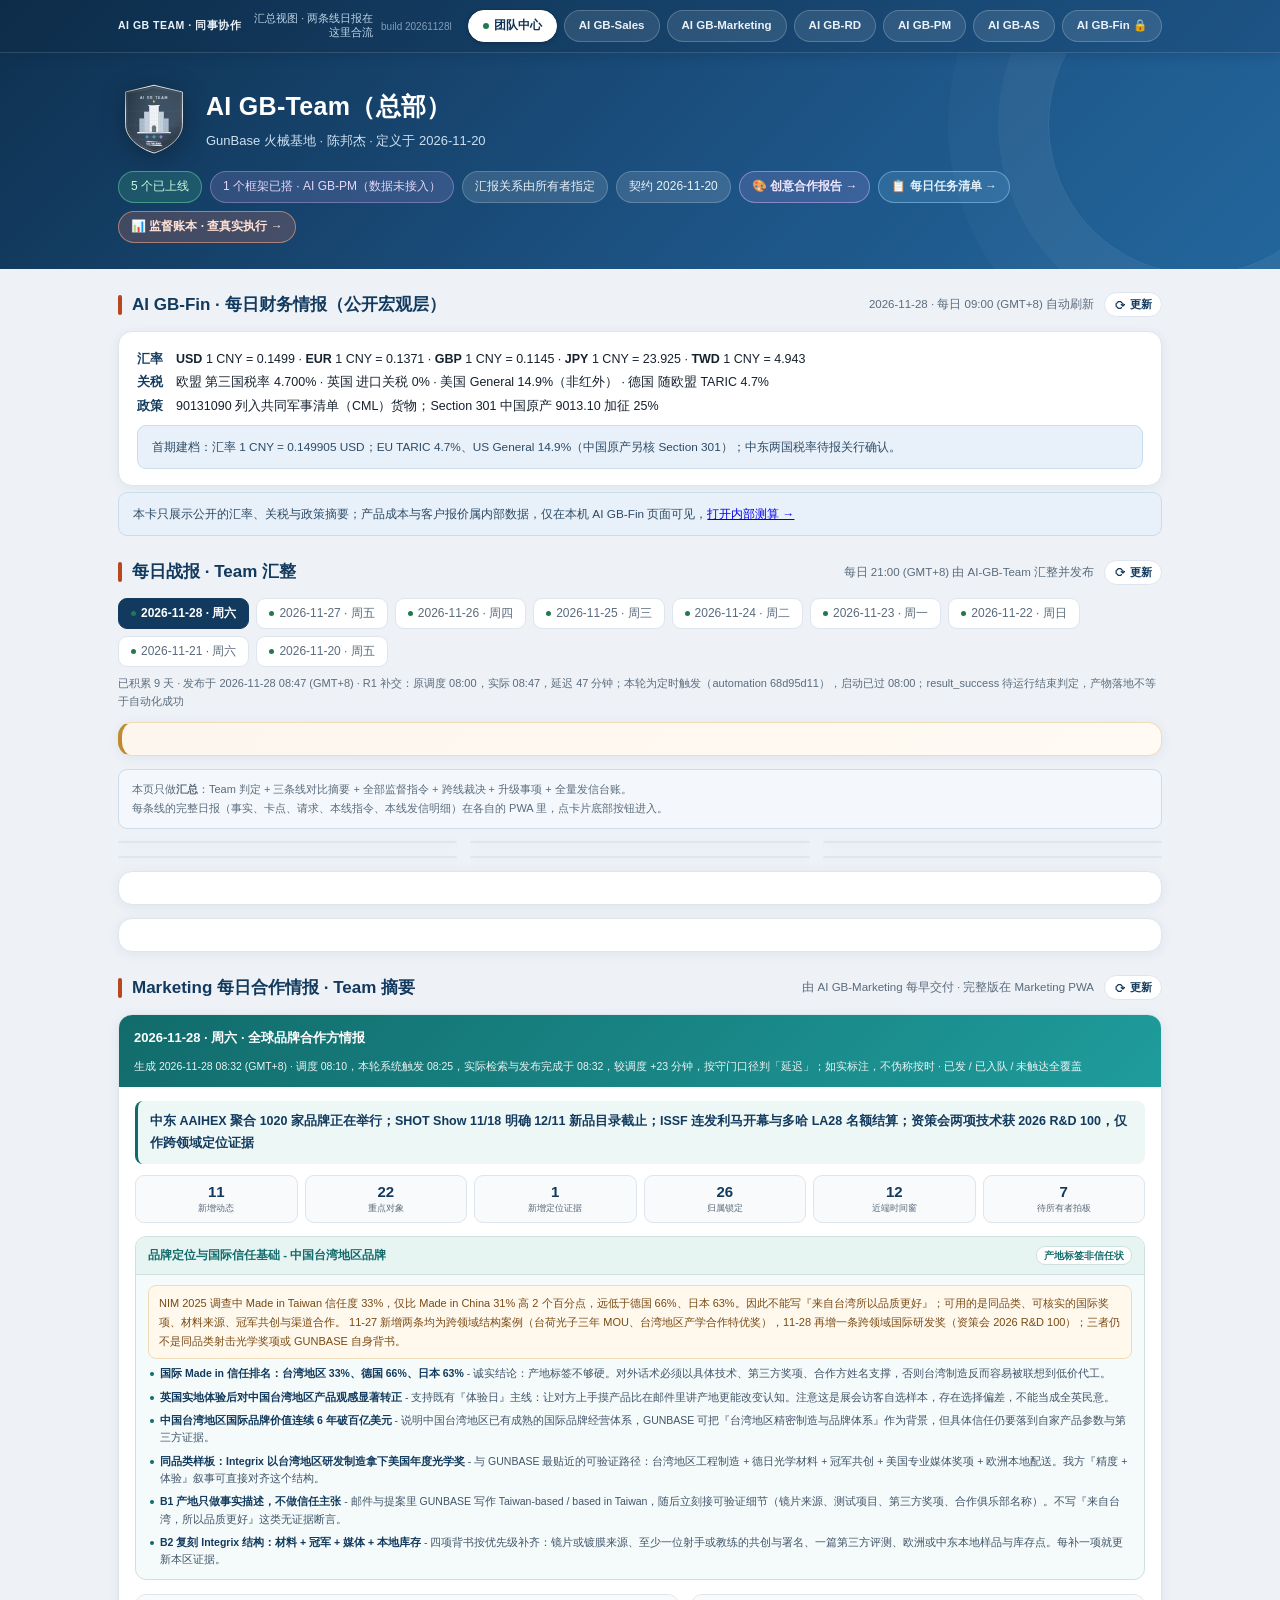
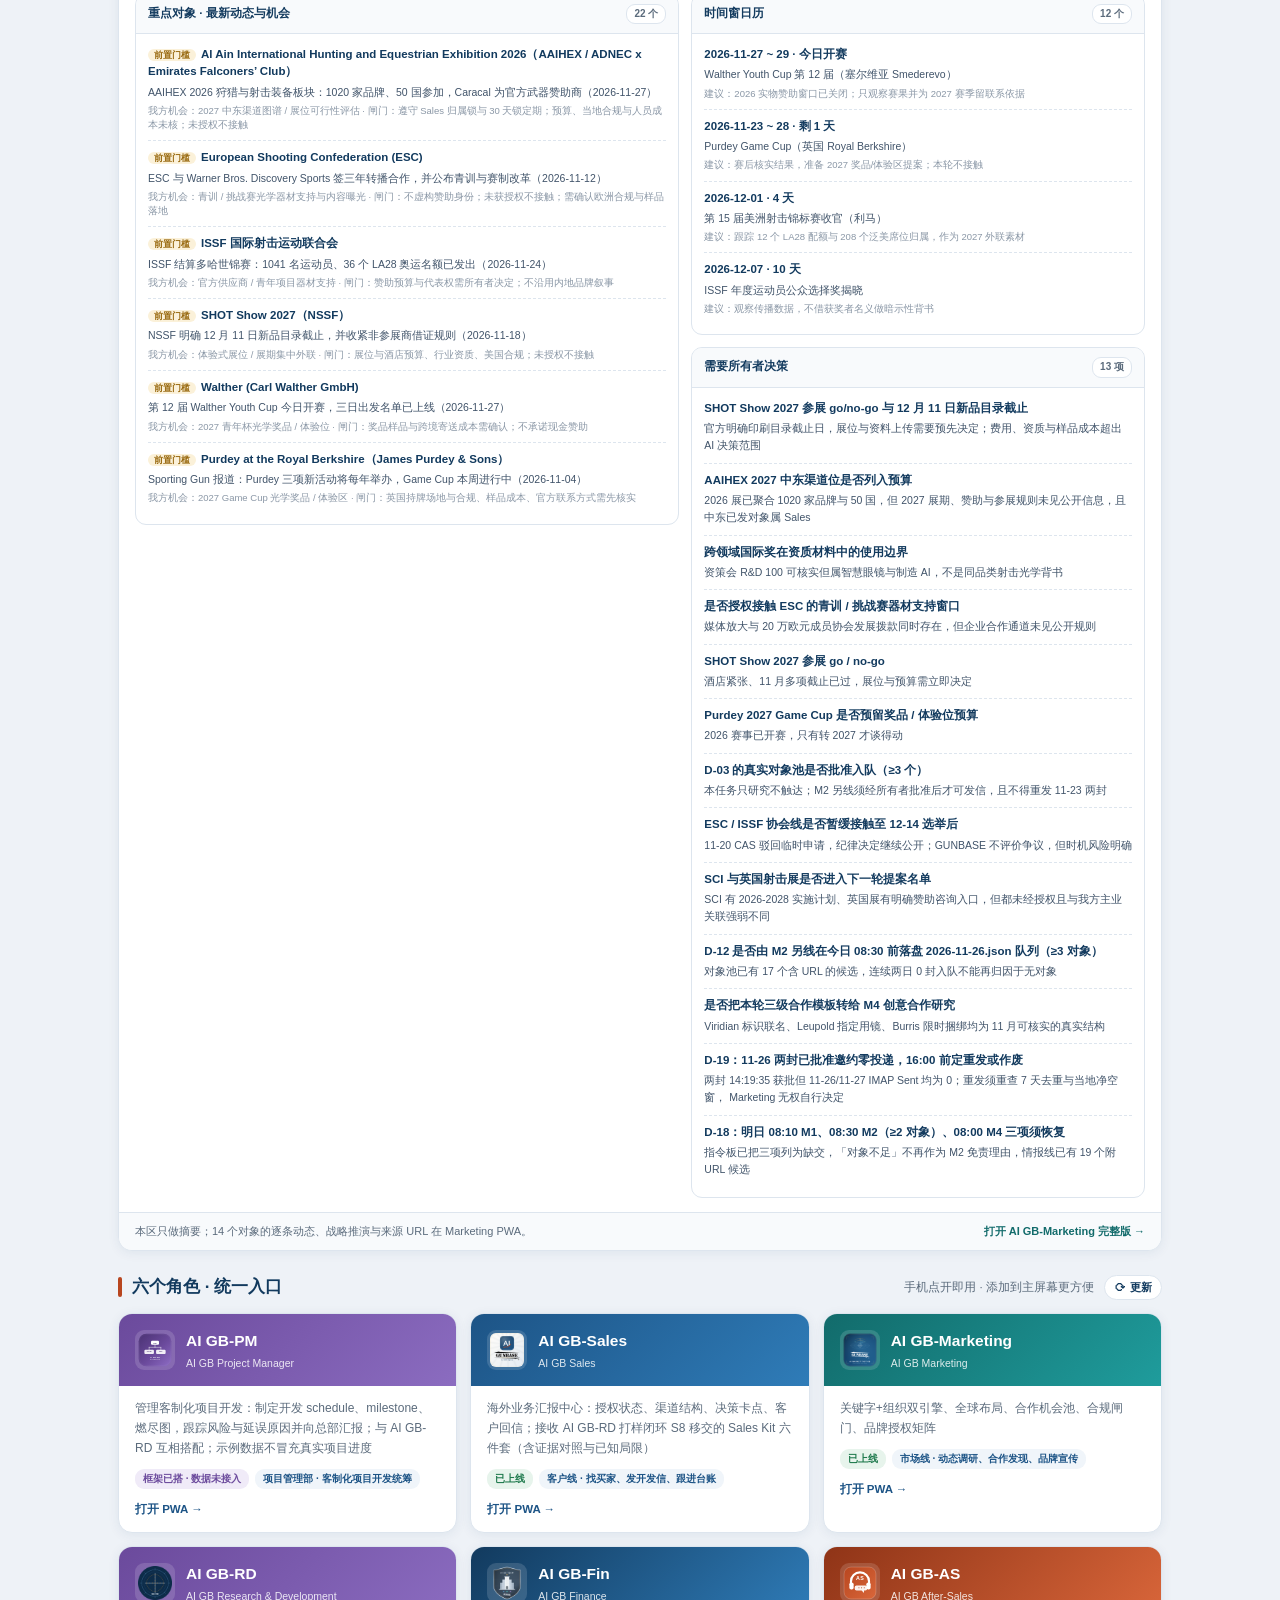
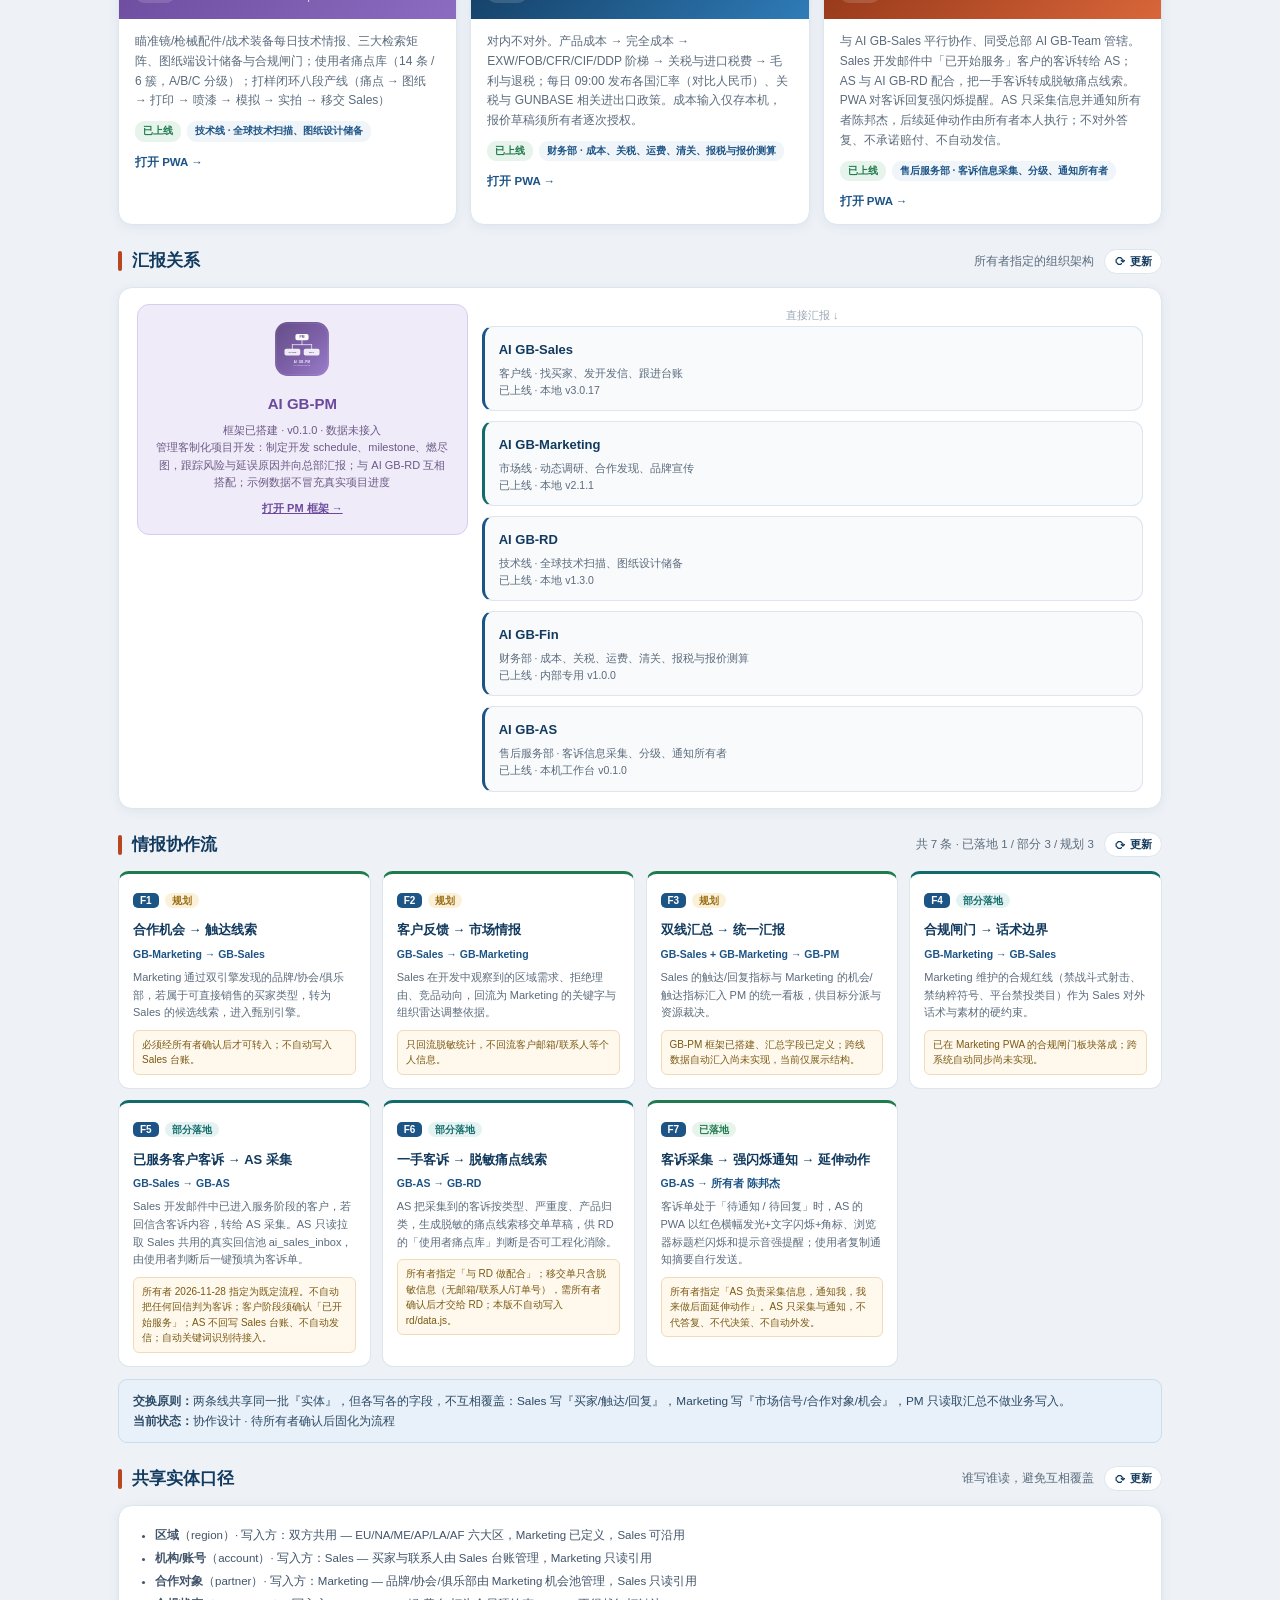
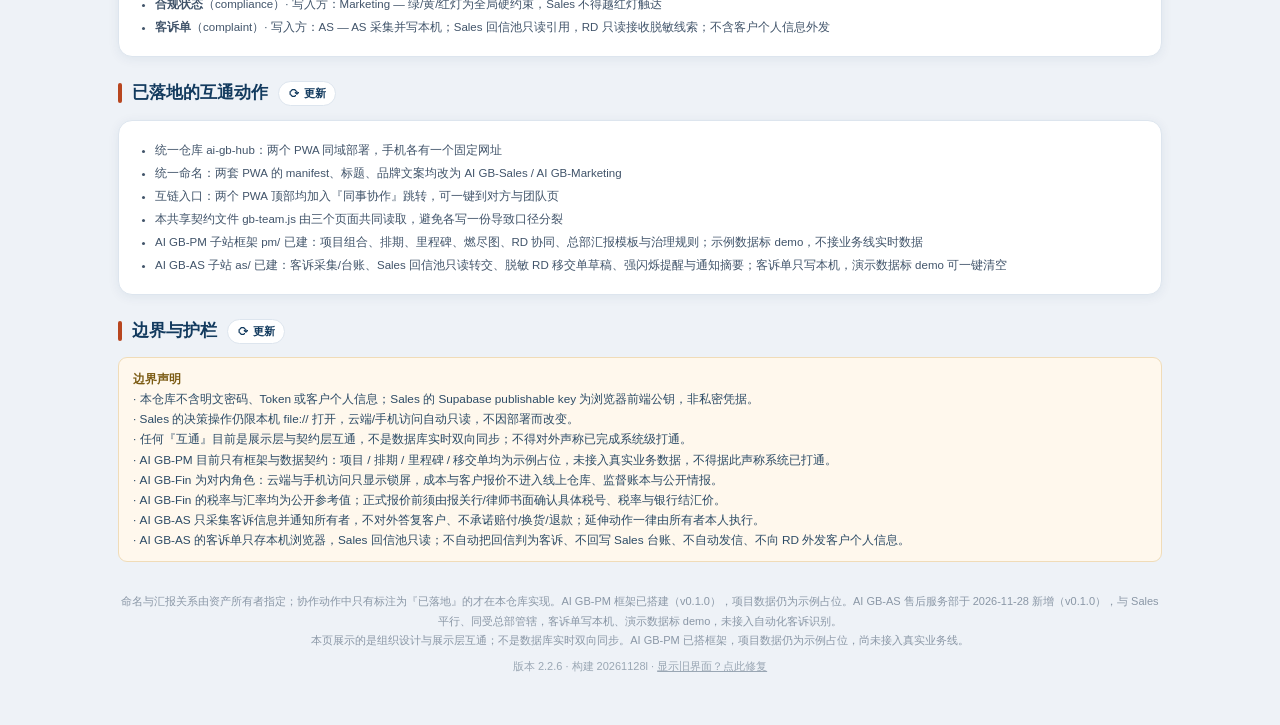
<file: index.html>
<!DOCTYPE html>
<html lang="zh-CN">
<head>
<meta charset="UTF-8">
<meta name="gb-build" content="20261128l">
<meta name="viewport" content="width=device-width, initial-scale=1.0, viewport-fit=cover">
<meta name="theme-color" content="#123a5e">
<meta name="description" content="AI GB Team — AI GB-Sales 与 AI GB-Marketing 的统一入口与协作契约">
<meta name="apple-mobile-web-app-capable" content="yes">
<meta name="mobile-web-app-capable" content="yes">
<meta name="apple-mobile-web-app-title" content="AI GB Team">
<link rel="apple-touch-icon" href="./assets/icon-192.png">
<link rel="icon" type="image/png" sizes="192x192" href="./assets/icon-192.png">
<link rel="manifest" href="./manifest.webmanifest">
<title>AI GB-Team（总部）</title>
<style>
  :root{
    --bg:#eef2f7;--card:#fff;--ink:#16212e;--sub:#5b6b7c;--line:#dde5ee;
    --navy:#123a5e;--navy2:#1d5486;--accent:#b8461f;--gold:#c08a2e;
    --green:#1f7a4d;--greenbg:#e7f4ec;--amber:#9a6b12;--amberbg:#fbf1d9;
    --purple:#6b4a9c;--purplebg:#f0ebf8;--teal:#126b6b;--tealbg:#e4f2f1;
    --shadow:0 2px 12px rgba(18,58,94,.07);--r:14px;
  }
  *{box-sizing:border-box;margin:0;padding:0}
  body{background:var(--bg);color:var(--ink);font-family:-apple-system,BlinkMacSystemFont,"Segoe UI","PingFang SC","Microsoft YaHei",sans-serif;line-height:1.65;font-size:15px;padding-bottom:48px;-webkit-font-smoothing:antialiased}
  .wrap{max-width:1080px;margin:0 auto;padding:0 18px}
  header{background:linear-gradient(135deg,#0f3252 0%,#1d5486 60%,#23669c 100%);color:#fff;padding:30px 0 26px;position:relative;overflow:hidden}
  header::before{content:"";position:absolute;right:-70px;top:-80px;width:300px;height:300px;border:1px solid rgba(255,255,255,.10);border-radius:50%;box-shadow:0 0 0 50px rgba(255,255,255,.035),0 0 0 100px rgba(255,255,255,.022)}
  .hd{display:flex;align-items:center;gap:16px;position:relative;z-index:1}
  .hd img{width:72px;height:72px;filter:drop-shadow(0 4px 12px rgba(0,0,0,.3))}
  .hd h1{font-size:25px;font-weight:800;letter-spacing:.3px}
  .hd .sub{font-size:13px;color:#cfe0ef;margin-top:3px}
  .hd-pills{margin-top:16px;display:flex;gap:8px;flex-wrap:wrap;position:relative;z-index:1}
  .pill{background:rgba(255,255,255,.13);border:1px solid rgba(255,255,255,.2);padding:5px 12px;border-radius:20px;font-size:12px;color:#eaf2f9}
  .pill.live{background:rgba(90,220,150,.16);border-color:rgba(120,235,170,.45);color:#c9f7dd}
  .pill.plan{background:rgba(200,170,240,.16);border-color:rgba(200,170,240,.4);color:#e4d6f7}
  section{margin-top:22px}
  .sh{display:flex;align-items:center;gap:10px;margin-bottom:12px;flex-wrap:wrap}
  .sh .bar{width:4px;height:20px;background:var(--accent);border-radius:2px}
  .sh h2{font-size:17px;color:var(--navy);font-weight:750}
  .sh .hint{font-size:11.5px;color:var(--sub);margin-left:auto}
  .card{background:var(--card);border:1px solid var(--line);border-radius:var(--r);box-shadow:var(--shadow);overflow:hidden}
  .pad{padding:16px 18px}

  .entry-grid{display:grid;grid-template-columns:repeat(auto-fit,minmax(270px,1fr));gap:13px}
  .entry{display:block;text-decoration:none;background:var(--card);border:1px solid var(--line);border-radius:var(--r);overflow:hidden;box-shadow:var(--shadow);transition:.18s}
  .entry:hover{transform:translateY(-3px);box-shadow:0 8px 22px rgba(18,58,94,.14)}
  .entry .top{padding:14px 16px;color:#fff;display:flex;align-items:center;gap:11px}
  .entry.sales .top{background:linear-gradient(135deg,#1d5486,#2f7cb8)}
  .entry.mkt .top{background:linear-gradient(135deg,#126b6b,#1f9c9c)}
  .entry.pm .top{background:linear-gradient(135deg,#6b4a9c,#8b6cc0)}
  .entry.fin .top{background:linear-gradient(135deg,#123a5e,#2f7cb8)}
  .entry.as .top{background:linear-gradient(135deg,#8f3417,#d9663a)}
  .entry .top img{width:40px;height:40px;background:rgba(255,255,255,.14);border-radius:9px;padding:3px}
  .entry .top h3{font-size:15.5px;font-weight:750}
  .entry .top h3 span{display:block;font-size:10.5px;opacity:.85;font-weight:500;margin-top:1px}
  .entry .body{padding:13px 16px}
  .entry .body p{font-size:12px;color:var(--sub);line-height:1.65}
  .entry .tags{display:flex;gap:6px;flex-wrap:wrap;margin-top:10px}
  .tag{font-size:10px;font-weight:700;padding:2px 8px;border-radius:9px;background:#f0f5fa;color:var(--navy2)}
  .tag.g{background:var(--greenbg);color:var(--green)}
  .tag.p{background:var(--purplebg);color:var(--purple)}
  .tag.a{background:var(--amberbg);color:var(--amber)}
  .entry .go{margin-top:11px;font-size:11.5px;color:var(--navy2);font-weight:700}

  .org-line{display:grid;grid-template-columns:1fr 2fr;gap:14px;align-items:start}
  .pm-box{background:var(--purplebg);border:1px solid #d9ccef;border-radius:12px;padding:16px;text-align:center}
  .pm-box img{width:56px;height:56px;opacity:.85}
  .pm-box h3{font-size:15px;color:var(--purple);margin-top:7px}
  .pm-box p{font-size:11px;color:#6b5a86;line-height:1.6;margin-top:5px}
  .reports{display:grid;gap:10px}
  .report{background:#f8fafc;border:1px solid var(--line);border-radius:11px;padding:12px 14px;border-left:3px solid var(--navy2)}
  .report.mkt{border-left-color:var(--teal)}
  .report h4{font-size:13px;color:var(--navy)}
  .report .meta{font-size:10.5px;color:var(--sub);margin-top:4px;line-height:1.6}
  .arrow-note{text-align:center;color:#9aa8b6;font-size:11px;margin:2px 0}

  .flow-grid{display:grid;grid-template-columns:repeat(auto-fit,minmax(240px,1fr));gap:11px}
  .flow{border:1px solid var(--line);border-radius:11px;padding:13px 14px;background:#fff;border-top:3px solid var(--green)}
  .flow.plan{border-top-color:var(--amber)}
  .flow.partial{border-top-color:var(--teal)}
  .flow .fid{font-size:10px;font-weight:800;color:#fff;background:var(--navy2);padding:2px 7px;border-radius:5px}
  .flow h4{font-size:13px;color:var(--navy);margin-top:8px}
  .flow .route{font-size:10.5px;color:var(--navy2);font-weight:700;margin-top:5px}
  .flow p{font-size:11px;color:var(--sub);line-height:1.6;margin-top:6px}
  .flow .gate{font-size:10px;color:#7a5a12;background:#fff8ed;border:1px solid #f0dcb8;border-radius:6px;padding:6px 8px;margin-top:8px;line-height:1.55}
  .st{font-size:9.5px;font-weight:750;padding:2px 7px;border-radius:8px;margin-left:6px}
  .st.ok{background:var(--greenbg);color:var(--green)}
  .st.wait{background:var(--amberbg);color:var(--amber)}
  .st.part{background:var(--tealbg);color:var(--teal)}

  .note{background:var(--bluebg,#e8f0f9);border:1px solid #cbdcec;border-radius:9px;padding:11px 14px;font-size:11.8px;color:#2c4b66;line-height:1.7}
  .guard{background:#fff8ed;border:1px solid #f0dcb8}
  .guard b{color:#7a5a12}
  ul.clean{margin:0;padding-left:18px}
  ul.clean li{font-size:11.5px;color:#41546a;line-height:1.75;margin:3px 0}

  /* ===== 每日战报 ===== */
  .rp-days{display:flex;gap:7px;flex-wrap:wrap;margin-bottom:12px;align-items:center}
  .rp-day{border:1px solid var(--line);background:#fff;border-radius:9px;padding:6px 12px;font-size:12px;color:var(--sub);cursor:pointer;font-family:inherit;transition:.15s}
  .rp-day:hover{border-color:var(--navy2);color:var(--navy2)}
  .rp-day.on{background:var(--navy);border-color:var(--navy);color:#fff;font-weight:700}
  .rp-day .dot{display:inline-block;width:5px;height:5px;border-radius:50%;background:var(--green);margin-right:5px;vertical-align:middle}
  .rp-accum{font-size:11px;color:var(--sub);margin-left:auto}
  .rp-verdict{background:linear-gradient(135deg,#fdf6ee,#fffaf3);border:1px solid #f0dcb8;border-left:4px solid var(--gold);margin-bottom:13px}
  .rp-verdict h3{font-size:13.5px;color:#7a5a12;display:flex;align-items:center;gap:8px}
  .rp-verdict p{font-size:12.5px;color:#3d3020;line-height:1.75;margin-top:8px}
  .rp-wrap{display:grid;grid-template-columns:1fr 1fr 1fr;gap:13px;align-items:start}
  .rp-card{background:#fff;border:1px solid var(--line);border-radius:12px;overflow:hidden;box-shadow:var(--shadow)}
  .rp-card .hd2{padding:12px 15px;color:#fff;display:flex;align-items:center;justify-content:space-between;gap:10px}
  .rp-card.s .hd2{background:linear-gradient(135deg,#1d5486,#2f7cb8)}
  .rp-card.m .hd2{background:linear-gradient(135deg,#126b6b,#1f9c9c)}
  .rp-card.r .hd2{background:linear-gradient(135deg,#4a3f6b,#7364a8)}
  .rp-card .hd2 h3{font-size:14px;font-weight:750}
  .rp-card .hd2 .sc{font-size:19px;font-weight:800;line-height:1}
  .rp-card .hd2 .sc span{font-size:10px;font-weight:600;opacity:.8}
  .rp-body{padding:13px 15px}
  .rp-hl{font-size:12px;color:var(--navy);font-weight:700;line-height:1.6;padding-bottom:10px;border-bottom:1px dashed var(--line);margin-bottom:10px}
  .rp-kpis{display:grid;grid-template-columns:repeat(3,1fr);gap:7px;margin-bottom:11px}
  .rp-kpi{background:#f8fafc;border:1px solid var(--line);border-radius:8px;padding:7px 8px;text-align:center}
  .rp-kpi b{display:block;font-size:15px;font-weight:800;line-height:1.2}
  .rp-kpi .kk{display:block;font-size:9.5px;color:var(--sub);margin-top:2px}
  .rp-kpi .dd{display:block;font-size:8.5px;color:#8a97a6;margin-top:2px;line-height:1.35}
  .rp-kpi.g b{color:var(--green)}.rp-kpi.r b{color:var(--accent)}
  .rp-kpi.a b{color:var(--amber)}.rp-kpi.b b{color:var(--navy2)}.rp-kpi.t b{color:var(--teal)}
  .rp-sub{font-size:10.5px;font-weight:800;color:var(--navy2);letter-spacing:.4px;margin:9px 0 5px}
  .rp-li{font-size:11px;color:#41546a;line-height:1.65;padding-left:13px;position:relative;margin:3px 0}
  .rp-li::before{content:"";position:absolute;left:2px;top:7px;width:4px;height:4px;border-radius:50%;background:#b9c6d4}
  .rp-li.blk::before{background:var(--accent)}
  .rp-li.ask::before{background:var(--gold)}
  .rp-counts{display:flex;gap:7px;flex-wrap:wrap;margin-top:11px}
  .rp-counts span{font-size:10.5px;color:var(--sub);background:#f0f5fa;border:1px solid var(--line);border-radius:8px;padding:3px 9px;line-height:1.5}
  .rp-counts b{color:var(--navy);font-size:12px;margin-right:2px}
  .rp-counts .blk b{color:var(--accent)}
  .rp-counts .ask b{color:var(--gold)}
  .rp-more{display:block;margin-top:11px;text-decoration:none;text-align:center;font-size:11.5px;font-weight:750;color:var(--navy2);border:1px solid #cbdcec;background:#f4f8fc;border-radius:8px;padding:7px 10px;transition:.15s}
  .rp-more:hover{background:#e8f0f9;border-color:var(--navy2)}
  .rp-agg{font-size:11px;color:var(--sub);line-height:1.7;background:#f4f8fc;border:1px solid #cbdcec;border-radius:9px;padding:10px 13px;margin-bottom:12px}
  .rp-dir{display:flex;gap:10px;padding:10px 0;border-bottom:1px dashed var(--line)}
  .rp-dir:last-child{border-bottom:0}
  .rp-dir .did{font-size:9.5px;font-weight:800;color:#fff;background:var(--navy2);padding:2px 6px;border-radius:5px;height:fit-content;white-space:nowrap}
  .rp-dir .dc{flex:1;min-width:0}
  .rp-dir .dt{font-size:12px;font-weight:750;color:var(--navy);line-height:1.5}
  .rp-dir .dm{font-size:10.5px;color:var(--sub);line-height:1.6;margin-top:3px}
  .rp-dir .db{font-size:9.5px;color:#8a97a6;margin-top:4px;line-height:1.5}
  .lvl{font-size:9.5px;font-weight:750;padding:1px 6px;border-radius:7px;margin-left:5px}
  .lvl.warn{background:#fdeceb;color:#b8461f}
  .lvl.watch{background:#e8f0f9;color:var(--navy2)}
  .lvl.ok{background:var(--greenbg);color:var(--green)}
  .cf{padding:10px 0;border-bottom:1px dashed var(--line)}
  .cf:last-child{border-bottom:0}
  .cf .ct{font-size:12px;font-weight:750;color:var(--navy)}
  .cf .cs{font-size:10.5px;color:var(--sub);line-height:1.6;margin-top:3px}
  .cf .cr{font-size:11px;color:#1a1a1a;background:#eef6f0;border:1px solid #cbe6d6;border-radius:7px;padding:7px 9px;margin-top:6px;line-height:1.65}
  .esc-row{display:flex;gap:10px;padding:9px 0;border-bottom:1px dashed var(--line);align-items:flex-start}
  .esc-row:last-child{border-bottom:0}
  .esc-row .no{font-size:10px;font-weight:800;color:#fff;background:var(--accent);width:18px;height:18px;border-radius:50%;display:flex;align-items:center;justify-content:center;flex-shrink:0;margin-top:2px}
  .esc-row .et{font-size:12px;font-weight:700;color:var(--navy)}
  .esc-row .ew{font-size:10.5px;color:var(--sub);line-height:1.6;margin-top:2px}
  .esc-row .eb{font-size:10px;color:#b8461f;margin-top:3px}

  /* ===== 发信台账 ===== */
  .ml-row{display:flex;gap:10px;padding:9px 0;border-bottom:1px dashed var(--line);align-items:flex-start}
  .ml-row:last-child{border-bottom:0}
  .ml-row .mt{font-size:10.5px;font-weight:800;color:#fff;background:var(--navy2);padding:2px 7px;border-radius:6px;white-space:nowrap;flex-shrink:0}
  .ml-row .mc{flex:1;min-width:0}
  .ml-row .ms{font-size:11.5px;font-weight:700;color:var(--navy);line-height:1.5;word-break:break-word}
  .ml-row .mm{font-size:10px;color:var(--sub);margin-top:3px;line-height:1.55}
  .ml-row .mb{font-size:9.5px;color:#8a97a6;margin-top:3px;word-break:break-all}
  .mch{font-size:9.5px;font-weight:750;padding:1px 6px;border-radius:7px;margin-left:5px}
  .mch.sent{background:var(--greenbg);color:var(--green)}
  .mch.plan{background:var(--amberbg);color:var(--amber)}
  .ml-quota{display:flex;gap:8px;flex-wrap:wrap;margin-bottom:4px}
  .ml-q{background:#f8fafc;border:1px solid var(--line);border-radius:8px;padding:6px 11px;font-size:11px;color:var(--sub)}
  .ml-q b{color:var(--navy);font-size:13px;margin-right:3px}
  @media(max-width:820px){.rp-wrap{grid-template-columns:1fr}}
  @media(max-width:420px){.rp-kpis{grid-template-columns:repeat(2,1fr)}}

  footer{text-align:center;color:#8a97a6;font-size:11px;margin-top:30px;line-height:1.8}
  @media(max-width:680px){.org-line{grid-template-columns:1fr}.hd h1{font-size:20px}.hd img{width:58px;height:58px}}
  /* GB-NAV2 顶部协作导航：iOS 安全区避让（不再被状态栏云雾遮住）+ 三段式切换 */
  .gb-bar{background:linear-gradient(135deg,#0d2c49,#1d5486);color:#fff;border-bottom:1px solid rgba(255,255,255,.14);
    padding-top:env(safe-area-inset-top,0px);position:sticky;top:0;z-index:1100;box-shadow:0 2px 10px rgba(13,44,73,.22)}
  .gb-bar .wrap{display:block;padding-top:8px;padding-bottom:9px}
  .gb-lab-row{display:flex;align-items:center;gap:8px;font-size:10.5px;color:#bcd3e6;margin-bottom:7px;line-height:1.3}
  .gb-lab{font-weight:800;letter-spacing:.5px;color:#eaf2f9;white-space:nowrap}
  .gb-lab-row .sp{margin-left:auto;text-align:right}
  .gb-tabs{display:grid;grid-template-columns:repeat(4,1fr);gap:6px}
  .gb-tabs a{display:flex;align-items:center;justify-content:center;min-height:38px;padding:0 5px;border-radius:10px;
    font-size:11.5px;font-weight:700;line-height:1.15;text-align:center;text-decoration:none;color:#eaf2f9;
    background:rgba(255,255,255,.10);border:1px solid rgba(255,255,255,.20);transition:.15s}
  .gb-tabs a:hover{background:rgba(255,255,255,.20)}
  .gb-tabs a.here{background:#fff;border-color:#fff;color:#0f3252;box-shadow:0 1px 4px rgba(0,0,0,.28)}
  .gb-tabs a.here::before{content:"";width:6px;height:6px;border-radius:50%;background:#1f7a4d;margin-right:5px;flex:0 0 auto}
  @media(min-width:720px){
    .gb-bar .wrap{display:flex;align-items:center;gap:16px;padding-top:10px;padding-bottom:10px}
    .gb-lab-row{margin-bottom:0;flex:1 1 auto}
    .gb-lab-row .sp{margin-left:0;padding-left:4px}
    .gb-tabs{display:flex;gap:7px;flex:0 0 auto}
    .gb-tabs a{min-height:32px;padding:0 14px;border-radius:16px;white-space:nowrap}
  }
  @media(max-width:430px){
    .gb-tabs a{font-size:10.5px;padding:0 3px;white-space:nowrap;letter-spacing:-.1px}
    .gb-lab-row{font-size:10px}
  }

  /* GB-TABBAR v3 手机端切换改到底部：顶部会被 iOS 玻璃工具条/状态栏压住，底部不赌环境 */
  .gb-tabbar{display:none}
  @media(max-width:720px){
    .gb-bar{display:none}
    .gb-tabbar{display:grid;grid-template-columns:repeat(7,minmax(0,1fr));gap:4px;position:fixed;left:0;right:0;bottom:0;z-index:1100;
      padding:6px 8px calc(6px + env(safe-area-inset-bottom,0px));
      background:#0d2c49;border-top:1px solid rgba(255,255,255,.18);
      box-shadow:0 -4px 18px rgba(13,44,73,.30)}
    .gb-tabbar a{display:flex;flex-direction:column;align-items:center;justify-content:center;gap:3px;min-height:48px;
      border-radius:10px;text-decoration:none;color:#c9dcec;font-size:10.5px;font-weight:700;line-height:1.1;
      white-space:nowrap;overflow:hidden;text-overflow:ellipsis;-webkit-tap-highlight-color:transparent}
    .gb-tabbar a svg{width:19px;height:19px;display:block}
    .gb-tabbar a.here{color:#0f3252;background:#fff;box-shadow:0 1px 4px rgba(0,0,0,.25)}
    .gb-tabbar a.here svg{stroke-width:2.2}
    /* 顶部导航在手机上隐藏后，由页头自己让出状态栏高度，避免标题被状态栏压住 */
    header{padding-top:calc(env(safe-area-inset-top,0px) + 18px)}
    body{padding-bottom:calc(74px + env(safe-area-inset-bottom,0px))}
  }
  @media(max-width:380px){ .gb-tabbar a{font-size:9.5px} }

  /* ===== 区块「更新」按钮（静态页：清缓存 + 强制拉取最新发布文件 + 重载） ===== */
  .sec-upd{display:inline-flex;align-items:center;gap:4px;border:1px solid var(--line);background:#fff;
           color:var(--navy);font-family:inherit;font-size:11px;font-weight:650;padding:4px 9px;
           border-radius:999px;cursor:pointer;white-space:nowrap;transition:background .15s,transform .1s;
           font-variant-numeric:tabular-nums;flex:0 0 auto}
  .sec-upd:hover{background:#eaf1f8}
  .sec-upd:active{transform:scale(.95)}
  .sec-upd.busy{opacity:.65;cursor:progress}
  .sec-upd .su-ic{display:inline-block;font-size:12px;line-height:1}
  .sec-upd.busy .su-ic{animation:su-spin .9s linear infinite}
  .sec-upd.ok{border-color:#bcd9c4;background:#eef8f1;color:#1f6b3d}
  .sec-upd.err{border-color:#e8c4bd;background:#fdf1ef;color:#a83628}
  @keyframes su-spin{to{transform:rotate(360deg)}}
  .gb-upd-toast{position:fixed;left:50%;top:14px;transform:translateX(-50%) translateY(-16px);
      background:#0d2c49;color:#fff;font-size:12.5px;font-weight:650;padding:8px 15px;border-radius:999px;
      box-shadow:0 6px 20px rgba(13,44,73,.28);opacity:0;transition:opacity .22s,transform .22s;z-index:9999;
      pointer-events:none;white-space:nowrap;max-width:92vw;overflow:hidden;text-overflow:ellipsis}
  .gb-upd-toast.on{opacity:1;transform:translateX(-50%) translateY(0)}
  @media(max-width:420px){ .sec-upd{padding:3px 8px;font-size:10.5px} }
  </style>
</head>
<body>
<div class="gb-bar"><div class="wrap">
  <div class="gb-lab-row"><span class="gb-lab">AI GB TEAM · 同事协作</span><span class="sp">汇总视图 · 两条线日报在这里合流</span><span id="gbBuildTag" style="margin-left:auto;font-size:10px;opacity:.65;white-space:nowrap">build —</span></div>
  <nav class="gb-tabs">
    <a class="here" href="./index.html">团队中心</a>
    <a href="./sales/index.html">AI GB-Sales</a>
    <a href="./marketing/index.html">AI GB-Marketing</a>
    <a href="./rd/index.html">AI GB-RD</a>
    <a href="./pm/index.html">AI GB-PM</a>
    <a href="./as/index.html">AI GB-AS</a>
    <a href="./fin/index.html?v=20261128b">AI GB-Fin 🔒</a>
  </nav>
</div></div>
<header>
  <div class="wrap">
    <div class="hd">
      <img src="./assets/team-logo.svg?v=1" alt="AI GB Team 总部徽章" width="72" height="72">
      <div>
        <h1 id="teamName">AI GB-Team（总部）</h1>
        <div class="sub" id="teamOwner"></div>
      </div>
    </div>
    <div class="hd-pills">
      <span class="pill live">5 个已上线</span>
      <span class="pill plan">1 个框架已搭 · AI GB-PM（数据未接入）</span>
      <span class="pill">汇报关系由所有者指定</span>
      <span class="pill" id="verPill"></span>
      <a class="pill" href="./creative.html" style="text-decoration:none;background:rgba(190,150,230,.18);border-color:rgba(210,180,245,.5);color:#f0e6fb;font-weight:700">🎨 创意合作报告 →</a>
      <a class="pill" href="./tasks.html" style="text-decoration:none;background:rgba(120,190,230,.18);border-color:rgba(150,210,245,.5);color:#dff0fb;font-weight:700">📋 每日任务清单 →</a>
      <a class="pill" href="./supervision.html" style="text-decoration:none;background:rgba(230,120,90,.22);border-color:rgba(255,170,140,.55);color:#ffe0d2;font-weight:700">📊 监督账本 · 查真实执行 →</a>
    </div>
  </div>
</header>

<div class="wrap">
  <section id="finBrief">
    <div class="sh"><span class="bar"></span><h2>AI GB-Fin · 每日财务情报（公开宏观层）</h2><span class="hint" id="finMeta"></span></div>
    <div class="card pad" id="finCard">财务情报加载中…</div>
    <div class="note" style="margin-top:6px">本卡只展示公开的汇率、关税与政策摘要；产品成本与客户报价属内部数据，仅在本机 AI GB-Fin 页面可见，<a href="./fin/index.html?v=20261128b">打开内部测算 →</a></div>
  </section>

  <section id="dailyReport">
    <div class="sh"><span class="bar"></span><h2>每日战报 · Team 汇整</h2><span class="hint" id="rpMeta"></span></div>
    <div class="rp-days" id="rpDays"></div>
    <div class="card pad rp-verdict" id="rpVerdict"></div>
    <div class="rp-agg">本页只做<b>汇总</b>：Team 判定 + 三条线对比摘要 + 全部监督指令 + 跨线裁决 + 升级事项 + 全量发信台账。<br>每条线的完整日报（事实、卡点、请求、本线指令、本线发信明细）在各自的 PWA 里，点卡片底部按钮进入。</div>
    <div class="rp-wrap">
      <div class="rp-card s" id="rpSales"></div>
      <div class="rp-card m" id="rpMkt"></div>
      <div class="rp-card r" id="rpRD"></div>
    </div>
    <div class="rp-wrap" style="margin-top:13px">
      <div class="rp-card" id="rpCk"></div>
      <div class="rp-card" id="rpDirs"></div>
      <div class="rp-card" id="rpCf"></div>
    </div>
    <div class="card pad" id="rpEsc" style="margin-top:13px"></div>
    <div class="card pad" id="rpMail" style="margin-top:13px"></div>
  </section>

  <section id="mktIntel">
    <div class="sh"><span class="bar"></span><h2>Marketing 每日合作情报 · Team 摘要</h2><span class="hint" id="miMeta"></span></div>
    <div id="miWrap"></div>
  </section>

  <section>
    <div class="sh"><span class="bar"></span><h2>六个角色 · 统一入口</h2><span class="hint">手机点开即用 · 添加到主屏幕更方便</span></div>
    <div class="entry-grid" id="entries"></div>
  </section>

  <section>
    <div class="sh"><span class="bar"></span><h2>汇报关系</h2><span class="hint">所有者指定的组织架构</span></div>
    <div class="card pad">
      <div class="org-line">
        <div class="pm-box" id="pmBox"></div>
        <div>
          <div class="arrow-note">直接汇报 ↓</div>
          <div class="reports" id="reports"></div>
        </div>
      </div>
    </div>
  </section>

  <section>
    <div class="sh"><span class="bar"></span><h2>情报协作流</h2><span class="hint"><span id="flowStat"></span></span></div>
    <div class="flow-grid" id="flows"></div>
    <div class="note" style="margin-top:12px" id="exchangeNote"></div>
  </section>

  <section>
    <div class="sh"><span class="bar"></span><h2>共享实体口径</h2><span class="hint">谁写谁读，避免互相覆盖</span></div>
    <div class="card pad"><ul class="clean" id="entities"></ul></div>
  </section>

  <section>
    <div class="sh"><span class="bar"></span><h2>已落地的互通动作</h2></div>
    <div class="card pad"><ul class="clean" id="implemented"></ul></div>
  </section>

  <section>
    <div class="sh"><span class="bar"></span><h2>边界与护栏</h2></div>
    <div class="note guard" id="guards"></div>
  </section>

  <footer>
    <div id="footMeta"></div>
    <div>本页展示的是组织设计与展示层互通；不是数据库实时双向同步。AI GB-PM 已搭框架，项目数据仍为示例占位，尚未接入真实业务线。</div>
    <div id="buildBadge" style="margin-top:6px;color:#9aa7b4">版本 2.2.6 · 构建 20261128l · <a href="./reset/" style="color:#9aa7b4">显示旧界面？点此修复</a></div>
  </footer>
</div>

<script src="./shared/reports/gb-email-log.js"></script>
<script src="./shared/reports/gb-reports.js"></script>
<script src="./shared/reports/gb-market-intel.js"></script>
<script src="./shared/team-intel-digest.js"></script>
<script src="./shared/gb-team.js"></script>
<script src="./fin/data.js"></script>
<script>
(function(){
  var T=window.GB_TEAM;
  if(!T){document.body.innerHTML='<p style="padding:40px">团队契约 gb-team.js 加载失败。</p>';return;}
  function esc(s){return String(s==null?'':s).replace(/[&<>"]/g,function(c){return {'&':'&amp;','<':'&lt;','>':'&gt;','"':'&quot;'}[c];});}
  document.getElementById('teamName').textContent='AI GB-Team（总部）';
  document.getElementById('teamOwner').textContent=T.meta.owner+' · 定义于 '+T.meta.definedAt;
  document.getElementById('verPill').textContent='契约 '+T.meta.definedAt;
  document.getElementById('footMeta').textContent=T.meta.note;

  document.getElementById('entries').innerHTML=T.org.map(function(o){
    var cls=o.id==='GB-Sales'?'sales':(o.id==='GB-Marketing'?'mkt':(o.id==='GB-Fin'?'fin':(o.id==='GB-AS'?'as':'pm')));
    var ic=o.id==='GB-Sales'?'./sales/assets/icon-192.png':(o.id==='GB-Marketing'?'./marketing/assets/icon-192.png':(o.id==='GB-Fin'?'./fin/assets/icon-192.png':(o.id==='GB-RD'?'./rd/assets/icon-192.png':(o.id==='GB-AS'?'./as/assets/as-logo.svg':'./assets/pm-logo.svg'))));
    var tag=o.status==='live'?'<span class="tag g">已上线</span>':(o.status==='framework'?'<span class="tag p">框架已搭 · 数据未接入</span>':'<span class="tag p">规划中</span>');
    var link=o.entry?'href="'+esc(o.entry)+'"':'';
    var go=o.entry?'<div class="go">打开 PWA →</div>':'<div class="go" style="color:#9aa8b6">系统未建立，暂不可打开</div>';
    return '<a class="entry '+cls+'" '+link+'><div class="top"><img src="'+ic+'" alt=""><h3>'+esc(o.name)+'<span>'+esc(o.en)+'</span></h3></div>'+
      '<div class="body"><p>'+esc(o.scope)+'</p><div class="tags">'+tag+'<span class="tag">'+esc(o.role)+'</span></div>'+go+'</div></a>';
  }).join('');

  var pm=T.org.filter(function(o){return o.id==='GB-PM';})[0];
  document.getElementById('pmBox').innerHTML='<img src="./assets/pm-logo.svg" alt="AI GB-PM"><h3>'+esc(pm.name)+'</h3><p>'+esc(pm.statusLabel)+'<br>'+esc(pm.scope)+'</p>'+(pm.entry?'<p style="margin-top:8px"><a href="'+esc(pm.entry)+'" style="color:#6b4a9c;font-weight:800">打开 PM 框架 →</a></p>':'');
  document.getElementById('reports').innerHTML=T.org.filter(function(o){return o.reportsTo==='GB-PM';}).map(function(o){
    return '<div class="report '+(o.id==='GB-Marketing'?'mkt':'')+'"><h4>'+esc(o.name)+'</h4><div class="meta">'+esc(o.role)+'<br>'+esc(o.statusLabel)+'</div></div>';
  }).join('');

  var st={planned:0,partial:0,implemented:0};
  T.exchange.flows.forEach(function(f){st[f.impl]=(st[f.impl]||0)+1;});
  document.getElementById('flowStat').textContent='共 '+T.exchange.flows.length+' 条 · 已落地 '+st.implemented+' / 部分 '+st.partial+' / 规划 '+st.planned;
  document.getElementById('flows').innerHTML=T.exchange.flows.map(function(f){
    var tag=f.impl==='planned'?'<span class="st wait">规划</span>':(f.impl==='partial'?'<span class="st part">部分落地</span>':'<span class="st ok">已落地</span>');
    return '<div class="flow '+f.impl+'"><span class="fid">'+esc(f.id)+'</span>'+tag+
      '<h4>'+esc(f.name)+'</h4><div class="route">'+esc(f.from)+' → '+esc(f.to)+'</div>'+
      '<p>'+esc(f.desc)+'</p><div class="gate">'+esc(f.gate)+'</div></div>';
  }).join('');
  document.getElementById('exchangeNote').innerHTML='<b>交换原则：</b>'+esc(T.exchange.principle)+'<br><b>当前状态：</b>'+esc(T.exchange.statusLabel);

  document.getElementById('entities').innerHTML=T.exchange.sharedEntities.map(function(e){
    return '<li><b>'+esc(e.name)+'</b>（'+esc(e.key)+'）· 写入方：'+esc(e.owner)+' — '+esc(e.note)+'</li>';
  }).join('');
  document.getElementById('implemented').innerHTML=T.implemented.map(function(x){return '<li>'+esc(x)+'</li>';}).join('');
  document.getElementById('guards').innerHTML='<b>边界声明</b><br>'+T.guardrails.map(function(g){return '· '+esc(g);}).join('<br>');

  /* ===== \u6bcf\u65e5\u6218\u62a5\u6e32\u67d3 ===== */
  (function(){
    function esc(s){return String(s==null?'':s).replace(/[&<>"]/g,function(c){return {'&':'&amp;','<':'&lt;','>':'&gt;','"':'&quot;'}[c];});}
    var R=window.GB_REPORTS;
    if(!R||!R.days||!R.days.length){
      document.getElementById('rpVerdict').innerHTML='<h3>\u6682\u65e0\u6218\u62a5</h3><p>\u5c1a\u672a\u751f\u6210\u4efb\u4f55\u65e5\u62a5\u6570\u636e\u3002</p>';
      return;
    }
    var idx=0;
    function tone(c){return {green:'g',red:'r',amber:'a',blue:'b',teal:'t'}[c]||'b';}
    function lvlTag(l){
      var cls=l==='\u8b66\u793a'?'warn':(l==='\u5df2\u5b8c\u6210'?'ok':'watch');
      return '<span class="lvl '+cls+'">'+esc(l)+'</span>';
    }
    function stTag(s){
      var cls=s==='\u5df2\u5b8c\u6210'?'ok':(s==='\u5f85\u6267\u884c'?'warn':'watch');
      return '<span class="lvl '+cls+'">'+esc(s)+'</span>';
    }

    document.getElementById('rpMeta').textContent=R.meta.cadence;

    function renderDay(i){
      idx=i;
      var d=R.days[i];

      /* \u65e5\u671f\u9009\u62e9 */
      document.getElementById('rpDays').innerHTML=
        R.days.map(function(x,n){
          return '<button class="rp-day'+(n===i?' on':'')+'" data-i="'+n+'"><span class="dot"></span>'+esc(x.date)+' \u00b7 '+esc(x.weekday)+'</button>';
        }).join('')+
        '<span class="rp-accum">\u5df2\u79ef\u7d2f '+R.days.length+' \u5929 \u00b7 \u53d1\u5e03\u4e8e '+esc(d.publishedAt)+'</span>';

      /* Team \u5224\u5b9a */
      document.getElementById('rpVerdict').innerHTML=
        '<h3>AI-GB-Team \u6c47\u6574\u5224\u5b9a '+lvlTag('\u5173\u6ce8')+'<span style="font-size:10.5px;font-weight:600;color:#8a6f3a">'+esc(d.cycle)+'</span></h3>'+
        '<p>'+esc(d.team.verdict)+'</p>';

      /* \u4e24\u6761\u7ebf\u6c47\u603b\u6458\u8981 \u00b7 \u5b8c\u6574\u65e5\u62a5\u5728\u5404\u81ea PWA */
      function card(el, rep, cls, href, fallbackName){
        if(!rep){
          el.className='rp-card '+cls;
          el.innerHTML='<div class="hd2"><h3>'+esc(fallbackName)+'</h3><div class="sc">\u2014</div></div>'+
            '<div class="rp-body"><div class="rp-hl">\u5f53\u65e5\u672a\u63d0\u4ea4\u65e5\u62a5\uff0cAI-GB-Team \u5df2\u6807\u8bb0\u4e3a\u300c\u672a\u63d0\u4ea4\u300d</div></div>';
          return;
        }
        var h='<div class="hd2"><h3>'+esc(rep.agent)+'</h3><div class="sc">'+rep.score+'<span>/100</span></div></div><div class="rp-body">';
        h+='<div class="rp-hl">'+esc(rep.headline)+'</div>';
        h+='<div class="rp-kpis">'+rep.kpi.map(function(k){
          return '<div class="rp-kpi '+tone(k.tone)+'"><b>'+esc(k.v)+'</b><span class="kk">'+esc(k.k)+'</span><span class="dd">'+esc(k.d)+'</span></div>';
        }).join('')+'</div>';
        h+='<div class="rp-counts"><span><b>'+(rep.facts||[]).length+'</b> \u9879\u4e8b\u5b9e</span>'+
          '<span class="blk"><b>'+(rep.blockers||[]).length+'</b> \u9879\u5361\u70b9</span>'+
          '<span class="ask"><b>'+(rep.asks||[]).length+'</b> \u9879\u8bf7\u6c42</span></div>';
        h+='<a class="rp-more" href="'+href+'">\u8fdb\u5165 '+esc(rep.agent)+' \u770b\u5b8c\u6574\u65e5\u62a5 \u2192</a>';
        h+='</div>';
        el.className='rp-card '+cls;
        el.innerHTML=h;
      }
      card(document.getElementById('rpSales'), d.sales, 's', './sales/index.html', 'AI GB-Sales');
      card(document.getElementById('rpMkt'), d.marketing, 'm', './marketing/index.html', 'AI GB-Marketing');
      card(document.getElementById('rpRD'), d.rd, 'r', './rd/index.html', 'AI GB-RD');

      /* 逐任务打卡 */
      (function(){
        var ck=d.team.checkins||[];
        if(!ck.length){ document.getElementById('rpCk').style.display='none'; return; }
        var ok=0, bad=0;
        ck.forEach(function(c){
          var v=c.verdict||'';
          if(v.indexOf('准时')===0) ok++; else bad++;
        });
        document.getElementById('rpCk').innerHTML=
          '<div class="hd2" style="background:linear-gradient(135deg,#123a5e,#1d5486)"><h3>逐任务打卡核对 · 当日</h3><div class="sc" style="font-size:13px">准时 '+ok+' / 缺交或未交 '+bad+'</div></div>'+
          '<div class="rp-body">'+ck.map(function(c){
            var v=c.verdict||'';
            var col=(v.indexOf('准时')===0)?'#1c7a45':(v.indexOf('未提交')===0?'#8a6f3a':'#b3341f');
            return '<div class="rp-dir"><span class="did">'+esc(c.id)+'</span><div class="dc">'+
              '<div class="dt">'+esc(c.task)+' <span style="font-size:10px;font-weight:700;color:'+col+'">'+esc(v.split('（')[0])+'</span></div>'+
              '<div class="dm">调度 '+esc(c.scheduled)+' / 实际 '+esc(c.actual)+'</div>'+
              '<div class="dm" style="color:'+col+'">'+esc(v)+'</div>'+
              '<div class="db">证据：'+esc(c.evidence)+'</div></div></div>';
          }).join('')+'</div>';
      })();

      /* \u76d1\u7763\u6307\u4ee4 */
      document.getElementById('rpDirs').innerHTML=
        '<div class="hd2" style="background:linear-gradient(135deg,#0f3252,#1d5486)"><h3>Team \u5bf9\u4e24\u6761\u7ebf\u7684\u76d1\u7763\u6307\u4ee4</h3><div class="sc" style="font-size:13px">'+d.team.directives.length+' \u9879</div></div>'+
        '<div class="rp-body">'+d.team.directives.map(function(x){
          return '<div class="rp-dir"><span class="did">'+esc(x.id)+'</span><div class="dc">'+
            '<div class="dt">'+esc(x.title)+lvlTag(x.level)+stTag(x.status)+'</div>'+
            '<div class="dm">\u2192 '+esc(x.to)+' \u00b7 \u622a\u6b62 '+esc(x.due)+'</div>'+
            '<div class="dm">'+esc(x.detail)+'</div>'+
            '<div class="db">\u4f9d\u636e\uff1a'+esc(x.basis)+'</div></div></div>';
        }).join('')+'</div>';

      /* \u51b2\u7a81\u88c1\u51b3 */
      document.getElementById('rpCf').innerHTML=
        '<div class="hd2" style="background:linear-gradient(135deg,#6b4a9c,#8b6cc0)"><h3>\u8de8\u7ebf\u51b2\u7a81\u88c1\u51b3</h3><div class="sc" style="font-size:13px">'+d.team.conflicts.length+' \u9879</div></div>'+
        '<div class="rp-body">'+d.team.conflicts.map(function(c){
          /* 历史数据里有一天 conflicts 写成一句话（经 gb-reports.js 归一为 [{note}]），此处按 note 兜底展示 */
          if(c.note&&!c.topic) return '<div class="cf"><div class="cs">'+esc(c.note)+'</div></div>';
          return '<div class="cf"><div class="ct">'+esc(c.topic)+'</div>'+
            '<div class="cs">'+esc(c.sides)+'</div>'+
            '<div class="cr"><b>Team \u88c1\u51b3\uff1a</b>'+esc(c.ruling)+'</div></div>';
        }).join('')+'</div>';

      /* \u5347\u7ea7\u7ed9\u6240\u6709\u8005 */
      document.getElementById('rpEsc').innerHTML=
        '<div style="font-size:13px;font-weight:750;color:var(--accent);margin-bottom:9px">\u9700\u6240\u6709\u8005\u62cd\u677f \u00b7 '+d.team.escalations.length+' \u9879\u5361\u70b9</div>'+
        d.team.escalations.map(function(e,n){
          return '<div class="esc-row"><span class="no">'+(n+1)+'</span><div><div class="et">'+esc(e.item)+'</div>'+
            '<div class="ew">'+esc(e.why)+'</div>'+
            '<div class="eb">\u963b\u585e\uff1a'+esc(e.blocks)+'</div></div></div>';
        }).join('');


      /* \u53d1\u4fe1\u53f0\u8d26 */
      (function(){
        var L=window.GB_EMAIL_LOG;
        var el=document.getElementById('rpMail');
        if(!L||!L.days||!L.days.length){ el.style.display='none'; return; }
        el.style.display='';
        var lg=null;
        for(var j=0;j<L.days.length;j++){ if(L.days[j].date===d.date){ lg=L.days[j]; break; } }
        if(!lg) lg=L.days[0];
        var rows=lg.entries.map(function(e){
          var ch=e.status==='已发送'?'<span class="mch sent">\u5df2\u53d1\u9001</span>':'<span class="mch plan">'+esc(e.status)+'</span>';
          return '<div class="ml-row"><span class="mt">'+esc(e.time)+'</span><div class="mc">'+
            '<div class="ms">'+esc(e.subject)+ch+'</div>'+
            '<div class="mm">'+esc(e.agent)+' \u2192 '+esc(e.to)+' \u00b7 '+esc(e.type)+' \u00b7 '+esc(e.mode)+'</div>'+
            '<div class="mm">'+esc(e.note)+'</div>'+
            '<div class="mb">ID: '+esc(e.messageId)+'</div></div></div>';
        }).join('');
        el.innerHTML='<div style="display:flex;align-items:center;justify-content:space-between;gap:10px;flex-wrap:wrap;margin-bottom:9px">'+
          '<div style="font-size:13px;font-weight:750;color:var(--navy)">\u53d1\u4fe1\u53f0\u8d26 \u00b7 \u4eca\u65e5\u5b9e\u9645\u53d1\u51fa '+lg.entries.length+' \u5c01</div>'+
          '<div class="ml-quota"><span class="ml-q"><b>'+lg.quotaUsed+'</b>/ '+lg.quotaTotal+' \u5df2\u7528\u914d\u989d</span>'+
          '<span class="ml-q">\u90ae\u7bb1 <b style="font-size:11px">'+esc(L.meta.mailbox)+'</b></span></div></div>'+
          rows+
          '<div class="note" style="margin-top:10px">'+esc(L.meta.note)+'</div>';
      })();
    }

    document.getElementById('rpDays').addEventListener('click',function(ev){
      var b=ev.target.closest('.rp-day');
      if(b) renderDay(parseInt(b.getAttribute('data-i'),10));
    });
    renderDay(0);
  })();
})();
</script>
<nav class="gb-tabbar" aria-label="同事切换">
  <a class="here" href="/ai-gb-hub/index.html"><svg viewBox="0 0 24 24" fill="none" stroke="currentColor" stroke-width="2" stroke-linecap="round" stroke-linejoin="round"><path d="M3 10.5 12 3l9 7.5"/><path d="M5.5 9.5V21h13V9.5"/><path d="M10 21v-6h4v6"/></svg><span>团队中心</span></a>
  <a href="/ai-gb-hub/sales/index.html"><svg viewBox="0 0 24 24" fill="none" stroke="currentColor" stroke-width="2" stroke-linecap="round" stroke-linejoin="round"><rect x="2.5" y="7" width="19" height="13" rx="2.5"/><path d="M8.5 7V5.2A1.2 1.2 0 0 1 9.7 4h4.6a1.2 1.2 0 0 1 1.2 1.2V7"/><path d="M2.5 12.5h19"/></svg><span>AI GB-Sales</span></a>
  <a href="/ai-gb-hub/marketing/index.html"><svg viewBox="0 0 24 24" fill="none" stroke="currentColor" stroke-width="2" stroke-linecap="round" stroke-linejoin="round"><path d="M3 10v4a1.5 1.5 0 0 0 1.5 1.5H7l6.5 4V4.5L7 8.5H4.5A1.5 1.5 0 0 0 3 10Z"/><path d="M17 8.5a4 4 0 0 1 0 7"/><path d="M7 15.5V20"/></svg><span>AI GB-MKT</span></a>
  <a href="/ai-gb-hub/rd/index.html"><svg viewBox="0 0 24 24" fill="none" stroke="currentColor" stroke-width="2" stroke-linecap="round" stroke-linejoin="round"><circle cx="12" cy="12" r="9"/><circle cx="12" cy="12" r="4.5"/><path d="M12 1.5v4M12 18.5v4M1.5 12h4M18.5 12h4"/></svg><span>AI GB-RD</span></a>
  <a href="/ai-gb-hub/pm/index.html"><svg viewBox="0 0 24 24" fill="none" stroke="currentColor" stroke-width="2" stroke-linecap="round" stroke-linejoin="round"><rect x="9" y="2.5" width="6" height="4" rx="1"/><rect x="2" y="17.5" width="6" height="4" rx="1"/><rect x="16" y="17.5" width="6" height="4" rx="1"/><path d="M12 6.5v5M5 17.5v-3h14v3"/></svg><span>AI GB-PM</span></a>
  <a href="/ai-gb-hub/as/index.html"><svg viewBox="0 0 24 24" fill="none" stroke="currentColor" stroke-width="2" stroke-linecap="round" stroke-linejoin="round"><path d="M4 14v-3a8 8 0 0 1 16 0v3"/><rect x="2.5" y="13" width="4" height="7" rx="2"/><rect x="17.5" y="13" width="4" height="7" rx="2"/><path d="M19.5 20a8 8 0 0 1-15 0"/></svg><span>AI GB-AS</span></a>
  <a href="/ai-gb-hub/fin/index.html?v=20261128b"><svg viewBox="0 0 24 24" fill="none" stroke="currentColor" stroke-width="2" stroke-linecap="round" stroke-linejoin="round"><rect x="3" y="4" width="18" height="16" rx="2"/><path d="M7 8h10M7 12h4M7 16h4"/></svg><span>Fin 🔒</span></a>
</nav>
<script>
/* 只读显示当前 build 号 —— 不做任何自动刷新 / 注销 SW / 清缓存。
   升级方式：关掉窗口从分享链接重新打开一次；或点区块右上角的「更新」按钮。 */
(function(){
  fetch('./version.json',{cache:'no-store'}).then(function(r){return r.json()}).then(function(j){
    var tag=document.getElementById('gbBuildTag');
    if(tag) tag.textContent='build '+(j.build||'?');
  }).catch(function(){});
})();
</script>
<script src="./shared/tabbar.js?v=20261128l"></script>
<script>
/* 导航自愈：老缓存里的 tabbar.js 只认 5 个标签，会把 PM / AS 删掉。
   检测到底部标签不足 7 个时自动重载一次（每会话只刷一次，不会循环）。 */
(function () {
  function fix() {
    var nav = document.querySelector('.gb-tabbar');
    if (!nav || nav.querySelectorAll('a').length >= 7) return;
    try {
      if (sessionStorage.getItem('gbNavFix')) return;
      sessionStorage.setItem('gbNavFix', '1');
    } catch (e) { return; }
    setTimeout(function () { location.reload(); }, 90);
  }
  window.addEventListener('load', function () { setTimeout(fix, 900); });
})();
</script>
<script src="./shared/back-to-top.js?v=20261128l"></script>
<script>
/* 区块「更新」按钮（Team / Marketing 为静态文件页）
 * 点一下 = 清 SW 缓存 + 强制重取页面依赖的所有本站 JS（cache:'reload'）+ 重载页面
 * 重载后顶部弹出「已更新 HH:MM:SS」提示。 */
(function(){
  var HDR='.sh';
  var busy=false, TOAST_KEY='__gbUpdToast_'+location.pathname;

  function paintAll(cls,txt,hold){
    var list=document.querySelectorAll('.sec-upd');
    for(var i=0;i<list.length;i++){
      var b=list[i], t=b.querySelector('.su-t');
      b.classList.remove('busy','ok','err');
      if(cls) b.classList.add(cls);
      if(t) t.textContent=txt;
      clearTimeout(b._rt);
      if(hold) b._rt=setTimeout(function(){ b.classList.remove('ok','err'); var s=b.querySelector('.su-t'); if(s) s.textContent='更新'; },hold);
    }
  }

  function toast(msg){
    var el=document.getElementById('gbUpdToast');
    if(!el){ el=document.createElement('div'); el.id='gbUpdToast'; el.className='gb-upd-toast'; document.body.appendChild(el); }
    el.textContent=msg; el.classList.add('on');
    setTimeout(function(){ el.classList.remove('on'); },2600);
  }

  function hhmmss(){
    var d=new Date();
    return ('0'+d.getHours()).slice(-2)+':'+('0'+d.getMinutes()).slice(-2)+':'+('0'+d.getSeconds()).slice(-2);
  }

  function run(btn){
    if(busy) return;
    busy=true;
    if(btn){ btn.classList.add('busy'); var t0=btn.querySelector('.su-t'); if(t0) t0.textContent='更新中'; }
    if(!btn) paintAll('busy','更新中');

    // 1) SW 检查新版本
    try{
      if('serviceWorker' in navigator){
        navigator.serviceWorker.getRegistration().then(function(reg){
          if(reg){ reg.update().catch(function(){}); if(reg.waiting) reg.waiting.postMessage({type:'SKIP_WAITING'}); }
        }).catch(function(){});
      }
    }catch(e){}

    // 2) 收集本站依赖（脚本 / 样式 / version.json），强制走网络并刷新 HTTP 缓存
    var urls={ 'version.json':1 };
    var nodes=document.querySelectorAll('script[src],link[rel="stylesheet"][href]');
    for(var i=0;i<nodes.length;i++){
      var raw=nodes[i].getAttribute('src')||nodes[i].getAttribute('href')||'';
      if(!raw) continue;
      if(/^https?:/i.test(raw) && raw.indexOf(location.origin)!==-1) raw=raw.slice(location.origin.length);
      if(/^(data:|mailto:|#)/i.test(raw)) continue;
      if(/^https?:/i.test(raw)) continue;   // 外域资源不动
      urls[raw]=1;
    }
    var list=Object.keys(urls);
    var jobs=list.map(function(u){
      return fetch(u,{cache:'reload'}).then(function(r){return r.ok;}).catch(function(){return false;});
    });

    var clearCaches=('caches' in window)
      ? caches.keys().then(function(ks){return Promise.all(ks.map(function(k){return caches.delete(k);}));}).catch(function(){})
      : Promise.resolve();

    Promise.all([Promise.all(jobs),clearCaches]).then(function(res){
      var okCount=0, arr=res[0]||[];
      for(var j=0;j<arr.length;j++){ if(arr[j]) okCount++; }
      if(navigator.onLine===false || okCount===0){
        paintAll('err','离线，暂时无法更新',4000);
        busy=false; return;
      }
      try{ sessionStorage.setItem(TOAST_KEY, hhmmss()); }catch(e){}
      var u=location.pathname+(location.search?location.search+'&':'?')+'t='+Date.now();
      location.replace(u);
    }).catch(function(){
      paintAll('err','更新失败',4000);
      busy=false;
    });
  }

  function mount(){
    var secs=document.querySelectorAll('.wrap > section');
    for(var i=0;i<secs.length;i++){
      var head=secs[i].querySelector(HDR);
      if(!head||head.querySelector('.sec-upd')) continue;
      var b=document.createElement('button');
      b.type='button'; b.className='sec-upd';
      b.title='清缓存并重新拉取最新发布内容（不用手动关页面）';
      b.innerHTML='<span class="su-ic">\u27F3</span><span class="su-t">更新</span>';
      b.onclick=function(){ run(this); };
      head.appendChild(b);
    }
    // 重载后的完成提示
    try{
      var t=sessionStorage.getItem(TOAST_KEY);
      if(t){ sessionStorage.removeItem(TOAST_KEY); toast('已更新 · '+t); }
    }catch(e){}
  }

  if(document.readyState==='loading') document.addEventListener('DOMContentLoaded',mount);
  else mount();
})();
</script>

<script>
/* 注册本站 Service Worker（此前本页只查 getRegistration 不 register，sw.js 一直是死的）。
 * 作用域 /ai-gb-hub/，覆盖团队中心、marketing、sales；rd/ 用自己更窄的那个。
 */
if('serviceWorker' in navigator){
  window.addEventListener('load',function(){
    navigator.serviceWorker.register('sw.js').then(function(w){
      try{w.update().catch(function(){});}catch(e){}
    }).catch(function(){});
  });
}
</script>


<script>
/* AI GB-Fin 公开宏观摘要：只读 fin/data.js，不读任何成本/报价数据。 */
(function(){
  var D=window.GB_FIN_DATA;var box=document.getElementById('finCard');
  if(!box)return;
  if(!D||!D.fx||!D.fx.rates){box.textContent='财务情报数据未加载';return;}
  function esc(s){return String(s==null?'':s).replace(/[&<>"']/g,function(c){return {'&':'&amp;','<':'&lt;','>':'&gt;','"':'&quot;',"'":'&#39;'}[c];});}
  var N={USD:'美元',EUR:'欧元',GBP:'英镑',JPY:'日元',TWD:'新台币'};
  var codes=['USD','EUR','GBP','JPY','TWD'];
  var top=codes.filter(function(c){return D.fx.rates[c]>0;}).map(function(c){
    return '<b>'+c+'</b> 1 CNY = '+D.fx.rates[c].toFixed(c==='JPY'||c==='TWD'?3:4);
  }).join(' · ');
  var mk=(D.markets||[]).filter(function(m){return m.v==='verified';}).slice(0,4).map(function(m){
    return esc(m.name)+' '+esc(m.dutyLabel);
  }).join(' · ');
  var pol=(D.policies||[]).slice(0,2).map(function(p){return esc(p.title);}).join('；');
  var day=(D.days||[])[0]||{};
  document.getElementById('finMeta').textContent=(D.meta.date||'—')+' · '+(D.meta.cadence||'');
  box.innerHTML='<div style="font-size:12.5px;line-height:1.9">'+
    '<div><b style="color:#123a5e">汇率</b>　'+top+'</div>'+
    '<div><b style="color:#123a5e">关税</b>　'+(mk||'—')+'</div>'+
    '<div><b style="color:#123a5e">政策</b>　'+(pol||'—')+'</div>'+
    '<div class="note" style="margin-top:6px">'+esc(day.headline||'')+'</div></div>';
})();
</script>
<script src="./shared/gb-bfcache-heal.js?v=20261128l"></script>
</body>
</html>
</file>
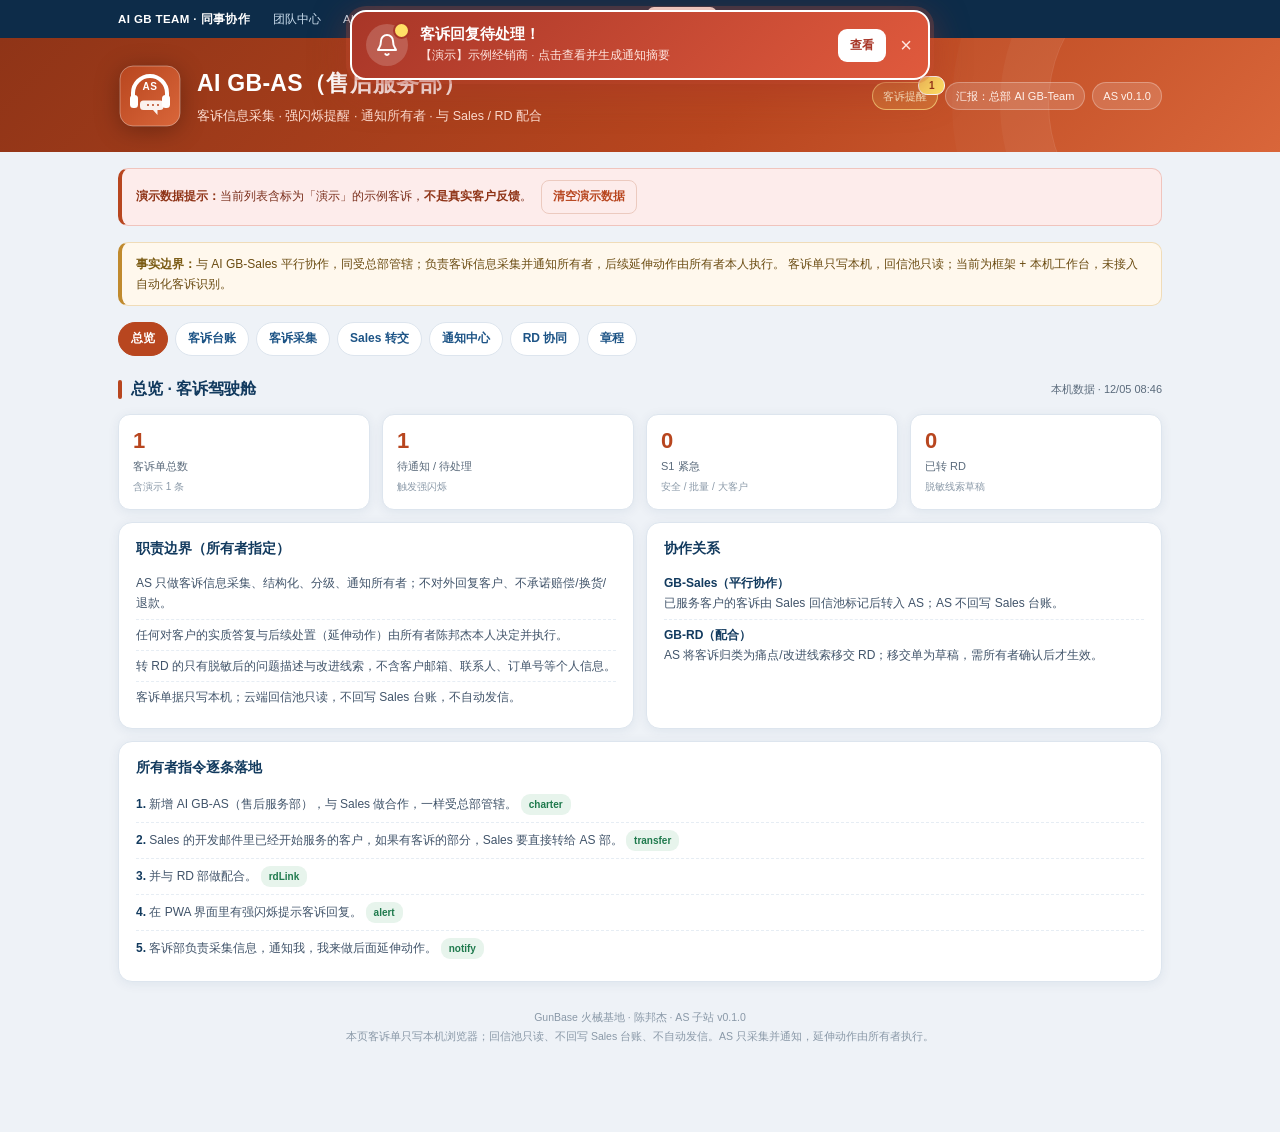
<file: as/index.html>
<!DOCTYPE html>
<html lang="zh-CN">
<head>
<meta charset="UTF-8">
<meta name="gb-build" content="20261128l">
<meta name="viewport" content="width=device-width, initial-scale=1.0, viewport-fit=cover">
<meta name="theme-color" content="#b8461f">
<meta name="robots" content="noindex">
<meta name="description" content="AI GB-AS（售后服务部）· 客诉采集、分级、强闪烁提醒与通知所有者">
<meta name="apple-mobile-web-app-capable" content="yes">
<meta name="mobile-web-app-capable" content="yes">
<meta name="apple-mobile-web-app-status-bar-style" content="black-translucent">
<meta name="apple-mobile-web-app-title" content="AI GB-AS">
<link rel="apple-touch-icon" href="./assets/apple-touch-icon.png">
<link rel="icon" type="image/png" sizes="192x192" href="./assets/icon-192.png">
<link rel="manifest" href="./manifest.webmanifest">
<title>AI GB-AS（售后服务部）</title>
<link rel="stylesheet" href="./style.css">
</head>
<body>
<div class="gb-verb" id="gbVerBar">
  <span class="gb-verb-t">发现新版本 <b id="gbVerNum"></b>，当前显示的是旧副本</span>
  <button type="button" class="gb-verb-go" id="gbVerGo">立即更新</button>
  <button type="button" class="gb-verb-x" id="gbVerX" aria-label="稍后">&#215;</button>
</div>
<div class="gb-bar"><div class="wrap">
  <span class="gb-brand">AI GB TEAM · 同事协作</span>
  <nav aria-label="同事导航">
    <a href="../index.html">团队中心</a>
    <a href="../sales/index.html">AI GB-Sales</a>
    <a href="../marketing/index.html">AI GB-MKT</a>
    <a href="../rd/index.html">AI GB-RD</a>
    <a href="../pm/index.html">AI GB-PM</a>
    <a class="here" href="./index.html">AI GB-AS</a>
    <a href="../fin/index.html?v=20261128b">Fin 🔒</a>
  </nav>
</div></div>
<header>
  <div class="wrap hd">
    <img src="./assets/as-logo.svg" alt="AI GB-AS 徽章" width="64" height="64">
    <div>
      <h1>AI GB-AS（售后服务部）</h1>
      <div class="sub" id="asSub">客诉信息采集 · 强闪烁提醒 · 通知所有者 · 与 Sales / RD 配合</div>
    </div>
    <div class="hd-pills">
      <span class="pill as-alert" id="asPill" data-n="0" title="有客诉回复待处理">客诉提醒</span>
      <span class="pill">汇报：总部 AI GB-Team</span>
      <span class="pill" id="verPill"></span>
    </div>
  </div>
</header>

<div class="wrap">
  <div class="notice demo" id="demoNotice" style="display:none">
    <b>演示数据提示：</b>当前列表含标为「演示」的示例客诉，<b>不是真实客户反馈</b>。
    <button class="btn" id="clearDemo" style="margin-left:6px">清空演示数据</button>
  </div>
  <div class="notice" id="truthNotice"></div>

  <div class="switcher" id="viewSwitch" role="tablist" aria-label="AS 工作台视图"></div>

  <!-- 总览 -->
  <section data-view="overview">
    <div class="sh"><span class="bar"></span><h2>总览 · 客诉驾驶舱</h2><span class="hint" id="ovMeta"></span></div>
    <div id="ovBody"></div>
  </section>

  <!-- 客诉台账 -->
  <section data-view="cases" hidden>
    <div class="sh"><span class="bar"></span><h2>客诉台账</h2><span class="hint" id="casesMeta"></span></div>
    <div id="casesBody"></div>
  </section>

  <!-- 采集 -->
  <section data-view="intake" hidden>
    <div class="sh"><span class="bar"></span><h2>客诉采集</h2><span class="hint">Sales 转交预填 / 手工录入 · 只存本机</span></div>
    <div class="card pad">
      <div class="form-grid" id="intakeForm"></div>
      <div style="margin-top:13px;display:flex;gap:8px;flex-wrap:wrap;align-items:center">
        <button class="btn primary" id="saveCase">保存为客诉单</button>
        <button class="btn ghost" id="resetForm">清空表单</button>
        <span style="font-size:10.5px;color:#9aa8b6">保存后立即触发提醒并生成通知摘要；AS 不自动对外发信。</span>
      </div>
    </div>
  </section>

  <!-- Sales 转交 -->
  <section data-view="transfer" hidden>
    <div class="sh"><span class="bar"></span><h2>Sales 转交 · 回信池</h2><span class="hint" id="transferMeta"></span></div>
    <div class="card pad" id="transferBody"></div>
  </section>

  <!-- 通知中心 -->
  <section data-view="notify" hidden>
    <div class="sh"><span class="bar"></span><h2>通知中心</h2><span class="hint" id="notifyMeta"></span></div>
    <div id="notifyBody"></div>
  </section>

  <!-- RD 协同 -->
  <section data-view="rd" hidden>
    <div class="sh"><span class="bar"></span><h2>与 AI GB-RD 配合</h2><span class="hint">脱敏痛点线索移交单草稿</span></div>
    <div id="rdBody"></div>
  </section>

  <!-- 章程 -->
  <section data-view="charter" hidden>
    <div class="sh"><span class="bar"></span><h2>角色章程与边界</h2><span class="hint">所有者指定 · 逐条可核对</span></div>
    <div id="charterBody"></div>
  </section>

  <footer>
    <div id="footMeta"></div>
    <div>本页客诉单只写本机浏览器；回信池只读、不回写 Sales 台账、不自动发信。AS 只采集并通知，延伸动作由所有者执行。</div>
  </footer>
</div>

<nav class="gb-tabbar" aria-label="同事切换">
  <a href="/ai-gb-hub/index.html"><svg viewBox="0 0 24 24" fill="none" stroke="currentColor" stroke-width="2" stroke-linecap="round" stroke-linejoin="round"><path d="M3 10.5 12 3l9 7.5"/><path d="M5.5 9.5V21h13V9.5"/><path d="M10 21v-6h4v6"/></svg><span>团队中心</span></a>
  <a href="/ai-gb-hub/sales/index.html"><svg viewBox="0 0 24 24" fill="none" stroke="currentColor" stroke-width="2" stroke-linecap="round" stroke-linejoin="round"><rect x="2.5" y="7" width="19" height="13" rx="2.5"/><path d="M8.5 7V5.2A1.2 1.2 0 0 1 9.7 4h4.6a1.2 1.2 0 0 1 1.2 1.2V7"/><path d="M2.5 12.5h19"/></svg><span>Sales</span></a>
  <a href="/ai-gb-hub/marketing/index.html"><svg viewBox="0 0 24 24" fill="none" stroke="currentColor" stroke-width="2" stroke-linecap="round" stroke-linejoin="round"><path d="M3 10v4a1.5 1.5 0 0 0 1.5 1.5H7l6.5 4V4.5L7 8.5H4.5A1.5 1.5 0 0 0 3 10Z"/><path d="M17 8.5a4 4 0 0 1 0 7"/><path d="M7 15.5V20"/></svg><span>MKT</span></a>
  <a href="/ai-gb-hub/rd/index.html"><svg viewBox="0 0 24 24" fill="none" stroke="currentColor" stroke-width="2" stroke-linecap="round" stroke-linejoin="round"><circle cx="12" cy="12" r="9"/><circle cx="12" cy="12" r="4.5"/><path d="M12 1.5v4M12 18.5v4M1.5 12h4M18.5 12h4"/></svg><span>RD</span></a>
  <a href="/ai-gb-hub/pm/index.html"><svg viewBox="0 0 24 24" fill="none" stroke="currentColor" stroke-width="2" stroke-linecap="round" stroke-linejoin="round"><rect x="9" y="2.5" width="6" height="4" rx="1"/><rect x="2" y="17.5" width="6" height="4" rx="1"/><rect x="16" y="17.5" width="6" height="4" rx="1"/><path d="M12 6.5v5M5 17.5v-3h14v3"/></svg><span>PM</span></a>
  <a class="here" href="/ai-gb-hub/index.html"><svg viewBox="0 0 24 24" fill="none" stroke="currentColor" stroke-width="2" stroke-linecap="round" stroke-linejoin="round"><path d="M4 14v-3a8 8 0 0 1 16 0v3"/><rect x="2.5" y="13" width="4" height="7" rx="2"/><rect x="17.5" y="13" width="4" height="7" rx="2"/><path d="M19.5 20a8 8 0 0 1-15 0"/></svg><span>AS</span></a>
  <a href="/ai-gb-hub/fin/index.html?v=20261128b"><svg viewBox="0 0 24 24" fill="none" stroke="currentColor" stroke-width="2" stroke-linecap="round" stroke-linejoin="round"><rect x="3" y="4" width="18" height="16" rx="2"/><path d="M7 8h10M7 12h4M7 16h4"/></svg><span>Fin🔒</span></a>
</nav>

<!-- 强闪烁提醒横幅：客诉回复 -->
<div class="as-banner" id="asBanner" role="alert" aria-live="assertive">
  <div class="ab-ic"><svg viewBox="0 0 24 24" fill="none" stroke="currentColor" stroke-width="2" stroke-linecap="round" stroke-linejoin="round"><path d="M18 8a6 6 0 0 0-12 0c0 7-3 7-3 9h18c0-2-3-2-3-9"/><path d="M13.7 21a2 2 0 0 1-3.4 0"/></svg></div>
  <div class="ab-tx"><b id="abTitle">客诉回复待处理！</b><span id="abSub">点击查看客诉详情并生成通知</span></div>
  <button class="ab-go" id="abGo">查看</button>
  <button class="ab-x" id="abX" title="本次关闭">×</button>
</div>

<!-- 客诉详情/通知抽屉 -->
<div class="as-drawer" id="asDrawer">
  <div class="as-panel">
    <div class="ap-hd">
      <div class="ic"><svg viewBox="0 0 24 24" fill="none" stroke="currentColor" stroke-width="2" stroke-linecap="round" stroke-linejoin="round"><path d="M18 8a6 6 0 0 0-12 0c0 7-3 7-3 9h18c0-2-3-2-3-9"/><path d="M13.7 21a2 2 0 0 1-3.4 0"/></svg></div>
      <div><b>客诉详情 · 通知摘要</b><span id="apMeta">本机采集 · 不自动外发</span></div>
      <button class="x" id="apClose">×</button>
    </div>
    <div class="ap-body" id="apBody"></div>
    <div class="ap-ft">
      <button class="btn ghost" id="apSound" title="开关提示音">🔔</button>
      <div class="info" id="apInfo">复制通知摘要后由所有者自行发送；AS 不代发、不代答复。</div>
      <button class="btn ghost" id="apLater">稍后</button>
      <button class="btn primary" id="apCopy">复制通知摘要</button>
    </div>
  </div>
</div>

<div class="toast" id="toast"></div>

<script src="../shared/gb-team.js"></script>
<script src="./data.js"></script>
<script src="./app.js"></script>
<script src="../shared/tabbar.js?v=20261128l"></script>
<script>
/* 导航自愈：老缓存里的 tabbar.js 只认 5 个标签，会把 PM / AS 删掉。
   检测到底部标签不足 7 个时自动重载一次（每会话只刷一次，不会循环）。 */
(function () {
  function fix() {
    var nav = document.querySelector('.gb-tabbar');
    if (!nav || nav.querySelectorAll('a').length >= 7) return;
    try {
      if (sessionStorage.getItem('gbNavFix')) return;
      sessionStorage.setItem('gbNavFix', '1');
    } catch (e) { return; }
    setTimeout(function () { location.reload(); }, 90);
  }
  window.addEventListener('load', function () { setTimeout(fix, 900); });
})();
</script>
<script src="../shared/gb-bfcache-heal.js?v=20261128l"></script>
</body>
</html>
</file>
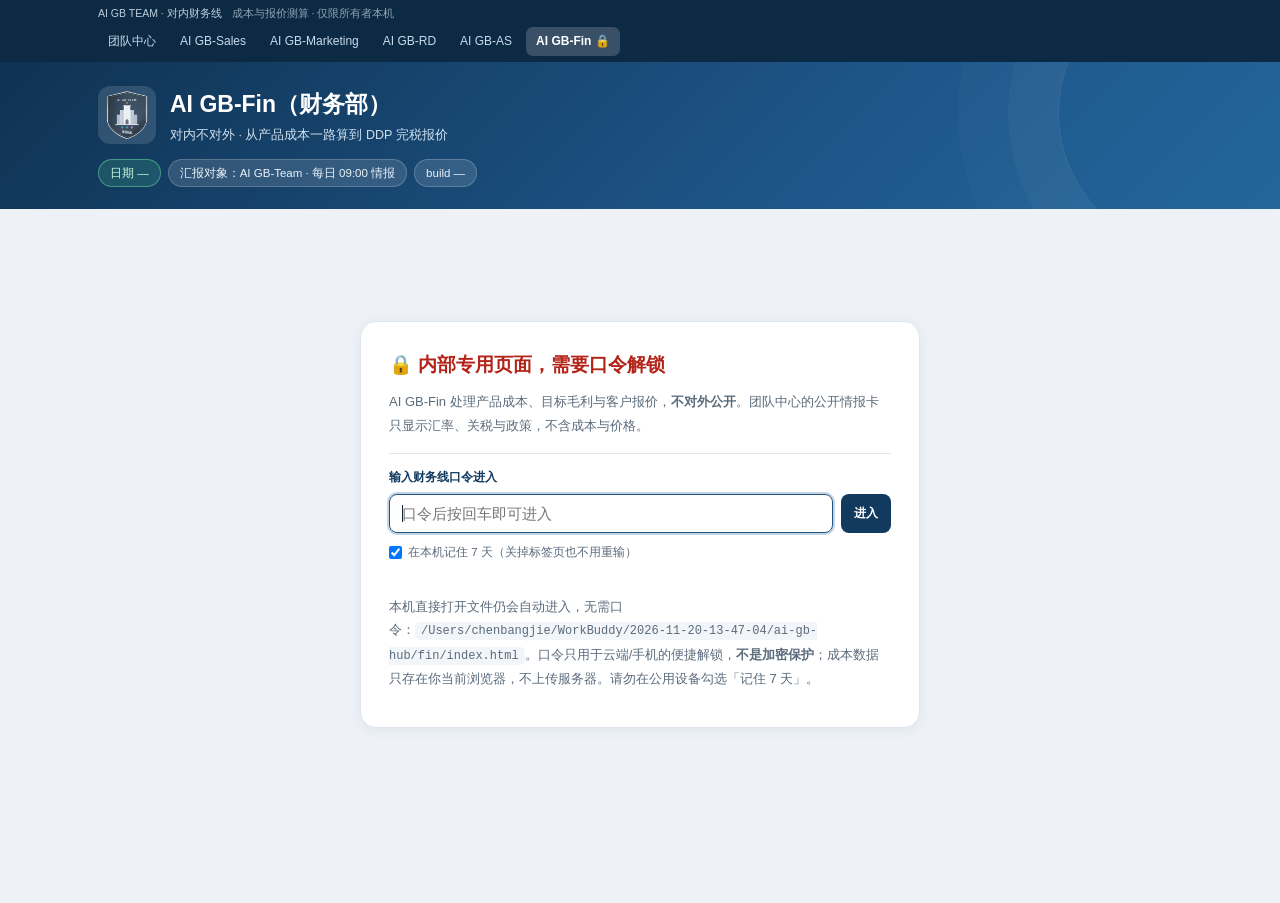
<file: fin/index.html>
<!DOCTYPE html>
<html lang="zh-CN">
<head>
<meta charset="UTF-8">
<meta name="gb-build" content="20261128l">
<meta name="viewport" content="width=device-width, initial-scale=1.0, viewport-fit=cover">
<meta name="theme-color" content="#123a5e">
<meta name="description" content="AI GB-Fin · 对内成本与报价测算（内部专用，不对外）">
<meta name="robots" content="noindex,nofollow">
<meta name="apple-mobile-web-app-capable" content="yes">
<meta name="apple-mobile-web-app-title" content="AI GB-Fin">
<link rel="apple-touch-icon" href="./assets/apple-touch-icon.png">
<link rel="icon" type="image/png" sizes="192x192" href="./assets/icon-192.png">
<link rel="manifest" href="./manifest.webmanifest">
<title>AI GB-Fin（财务部）</title>
<style>
  :root{
    --bg:#eef2f7;--card:#fff;--ink:#16212e;--sub:#5b6b7c;--line:#dde5ee;
    --navy:#123a5e;--navy2:#1d5486;--accent:#b8461f;--gold:#c08a2e;
    --green:#1f7a4d;--greenbg:#e7f4ec;--amber:#9a6b12;--amberbg:#fbf1d9;
    --red:#b42318;--redbg:#fdeceb;--teal:#126b6b;--tealbg:#e4f2f1;
    --shadow:0 2px 12px rgba(18,58,94,.07);--r:14px;
  }
  *{box-sizing:border-box;margin:0;padding:0}
  body{background:var(--bg);color:var(--ink);font-family:-apple-system,BlinkMacSystemFont,"Segoe UI","PingFang SC","Microsoft YaHei",sans-serif;line-height:1.6;font-size:14px;padding-bottom:64px;-webkit-font-smoothing:antialiased}
  .wrap{max-width:1120px;margin:0 auto;padding:0 18px}
  .gb-bar{background:#0d2a45;color:#dce9f5;font-size:12px}
  .gb-lab-row{display:flex;gap:10px;align-items:center;padding:5px 0;font-size:10.5px;opacity:.85;flex-wrap:wrap}
  .gb-lab-row .sp{opacity:.75}
  .gb-tabs{display:flex;gap:4px;overflow-x:auto;padding-bottom:6px;scrollbar-width:none}
  .gb-tabs::-webkit-scrollbar{display:none}
  .gb-tabs a{color:#c8dced;text-decoration:none;padding:5px 10px;border-radius:7px;white-space:nowrap;font-size:12px}
  .gb-tabs a:hover{background:rgba(255,255,255,.1)}
  .gb-tabs a.here{background:rgba(255,255,255,.18);color:#fff;font-weight:700}
  header{background:linear-gradient(135deg,#0f3252 0%,#1d5486 60%,#23669c 100%);color:#fff;padding:24px 0 22px;position:relative;overflow:hidden}
  header::before{content:"";position:absolute;right:-60px;top:-90px;width:280px;height:280px;border:1px solid rgba(255,255,255,.1);border-radius:50%;box-shadow:0 0 0 50px rgba(255,255,255,.03),0 0 0 100px rgba(255,255,255,.018)}
  .hd{display:flex;align-items:center;gap:14px;position:relative;z-index:1}
  .hd img{width:58px;height:58px;border-radius:12px;background:rgba(255,255,255,.13);padding:4px}
  .hd h1{font-size:23px;font-weight:800}
  .hd .sub{font-size:12.5px;color:#cfe0ef;margin-top:2px}
  .hd-pills{margin-top:14px;display:flex;gap:7px;flex-wrap:wrap;position:relative;z-index:1}
  .pill{background:rgba(255,255,255,.13);border:1px solid rgba(255,255,255,.2);padding:4px 11px;border-radius:20px;font-size:11.5px;color:#eaf2f9}
  .pill.lock{background:rgba(255,200,120,.18);border-color:rgba(255,210,150,.5);color:#ffe4bd;font-weight:700}
  .pill.live{background:rgba(90,220,150,.16);border-color:rgba(120,235,170,.45);color:#c9f7dd}
  section{margin-top:20px}
  .sh{display:flex;align-items:center;gap:9px;margin-bottom:11px;flex-wrap:wrap}
  .sh .bar{width:4px;height:19px;background:var(--accent);border-radius:2px}
  .sh h2{font-size:16.5px;color:var(--navy);font-weight:750}
  .sh .hint{font-size:11px;color:var(--sub);margin-left:auto}
  .card{background:var(--card);border:1px solid var(--line);border-radius:var(--r);box-shadow:var(--shadow);overflow:hidden}
  .pad{padding:15px 17px}
  .grid2{display:grid;grid-template-columns:1fr 1fr;gap:14px}
  .grid3{display:grid;grid-template-columns:repeat(3,1fr);gap:12px}
  @media(max-width:860px){.grid2,.grid3{grid-template-columns:1fr}}
  .card-h{display:flex;align-items:center;gap:9px;padding:11px 15px;background:#f6f9fc;border-bottom:1px solid var(--line)}
  .card-h .ic{width:22px;height:22px;border-radius:6px;background:var(--navy);color:#fff;font-size:11px;font-weight:800;display:flex;align-items:center;justify-content:center}
  .card-h h3{font-size:13.5px;color:var(--navy);font-weight:750}
  .card-h .tag{margin-left:auto;font-size:10px;color:var(--sub)}
  .frow{display:flex;align-items:center;gap:8px;padding:5px 0;border-bottom:1px dashed #eef2f7;font-size:12.5px}
  .frow:last-child{border-bottom:0}
  .frow label{flex:1;color:#33465a}
  .frow .u{font-size:10.5px;color:var(--sub);min-width:56px}
  input.num,select.sel{border:1px solid #ccd8e5;border-radius:7px;padding:6px 8px;font-size:12.5px;background:#fff;color:var(--ink);width:112px;font-variant-numeric:tabular-nums}
  input.num:focus,select.sel:focus{outline:2px solid rgba(29,84,134,.25);border-color:var(--navy2)}
  input.num[data-manual="1"]{background:#fff8e8;border-color:#d9a441}
  .sub-h{font-size:10.5px;font-weight:800;color:var(--navy2);letter-spacing:.5px;margin:10px 0 3px;text-transform:uppercase}
  .note{font-size:11px;color:var(--sub);line-height:1.65}
  .fm{display:flex;align-items:flex-start;gap:10px;padding:7px 0;border-bottom:1px solid #f0f4f8}
  .fm:last-child{border-bottom:0}
  .fm .fl{flex:1;min-width:0}
  .fm .fl b{display:block;font-size:12px;font-weight:650}
  .fm code{font-size:10px;color:#7a8a99;display:block;margin-top:1px;word-break:break-all;font-family:ui-monospace,SFMono-Regular,Menlo,monospace}
  .fm .fv{font-size:13.5px;font-weight:750;white-space:nowrap;font-variant-numeric:tabular-nums;color:var(--navy)}
  .fm.hi{background:#f4f9fd;margin:0 -15px;padding:9px 15px;border-left:3px solid var(--navy2)}
  .fm.hi .fv{color:var(--accent);font-size:15px}
  .warnbox{margin-bottom:12px;padding:10px 13px;border-radius:10px;font-size:12px;line-height:1.75;background:var(--amberbg);border:1px solid #e8c980;color:#6f4d08}
  .warnbox.ok{background:var(--greenbg);border-color:#a9d9bd;color:#155c39}
  .fxbar{display:flex;align-items:center;gap:8px;margin-top:10px;padding:8px 11px;border-radius:9px;background:#f2f7fb;border:1px solid var(--line);font-size:11px;color:var(--sub);flex-wrap:wrap}
  .fxbar b{color:var(--navy)}
  .btn{border:0;border-radius:8px;padding:8px 13px;font-size:12px;font-weight:700;cursor:pointer;background:var(--navy);color:#fff}
  .btn:hover{background:var(--navy2)}
  .btn.ghost{background:#fff;color:var(--navy2);border:1px solid #b9cde0}
  .btn.warn{background:var(--accent)}
  table{width:100%;border-collapse:collapse;font-size:11.5px}
  th,td{text-align:left;padding:7px 9px;border-bottom:1px solid var(--line);vertical-align:top}
  th{background:#f6f9fc;color:var(--navy);font-size:10.5px;font-weight:750;position:sticky;top:0}
  td.num{text-align:right;font-variant-numeric:tabular-nums}
  .tw{overflow-x:auto;max-height:460px;overflow-y:auto}
  .badge{display:inline-block;font-size:9.5px;font-weight:800;padding:1px 6px;border-radius:8px;white-space:nowrap}
  .badge.v{background:var(--greenbg);color:var(--green)}
  .badge.a{background:var(--amberbg);color:var(--amber)}
  .badge.p{background:var(--redbg);color:var(--red)}
  .src{font-size:10.5px;color:var(--sub);line-height:1.8}
  .src li{margin-bottom:5px}
  .quote{background:#fbfcfe;border:1px dashed #b9cde0;border-radius:10px;padding:13px;font-size:12px;line-height:1.9}
  .quote .ln{display:flex;gap:8px;border-bottom:1px solid #eef2f7;padding:2px 0}
  .quote .ln b{width:96px;flex:none;color:var(--navy2)}
  .quote .ln span{flex:1;word-break:break-word}
  .lock{display:none;min-height:70vh;align-items:center;justify-content:center;padding:30px 18px}
  .lock .box{max-width:560px;background:#fff;border:1px solid var(--line);border-radius:16px;padding:28px;box-shadow:var(--shadow)}
  .lock h2{color:var(--red);font-size:19px;margin-bottom:10px}
  .lock p{font-size:13px;color:var(--sub);margin:8px 0;line-height:1.8}
  .lock code{background:#f2f5f9;padding:2px 6px;border-radius:5px;font-size:12px}
  .lock .login{margin-top:16px;padding-top:14px;border-top:1px solid var(--line)}
  .lock .login>label:first-child{display:block;font-size:12px;color:var(--navy);font-weight:750;margin-bottom:7px}
  .lock .row{display:flex;gap:8px;flex-wrap:wrap}
  .lock input.pw{flex:1;min-width:180px;border:1px solid #b9cde0;border-radius:8px;padding:10px 12px;font-size:15px;color:var(--ink);background:#fff}
  .lock input.pw:focus{outline:2px solid rgba(29,84,134,.25);border-color:var(--navy2)}
  .lock label.rem{display:flex;align-items:center;gap:6px;font-size:11.5px;color:var(--sub);margin:10px 0 0;cursor:pointer}
  .lock .err{color:var(--red);font-size:12px;min-height:18px;margin-top:7px;font-weight:700}
  .pill.act{cursor:pointer}
  .gb-tabbar{display:none}
  @media(max-width:720px){
    .gb-tabbar{display:grid;grid-template-columns:repeat(7,minmax(0,1fr));gap:2px;position:fixed;left:0;right:0;bottom:0;z-index:50;background:#fff;border-top:1px solid var(--line);box-shadow:0 -3px 16px rgba(18,58,94,.09);padding:5px 2px calc(5px + env(safe-area-inset-bottom))}
    .gb-tabbar a{flex:1;text-decoration:none;color:#6d7d8d;display:flex;flex-direction:column;align-items:center;gap:2px;font-size:9.5px}
    .gb-tabbar a.here{color:var(--navy2);font-weight:800}
    .gb-tabbar svg{width:19px;height:19px}
  }
</style>
</head>
<body>
<div class="gb-bar"><div class="wrap">
  <div class="gb-lab-row"><span class="gb-lab">AI GB TEAM · 对内财务线</span><span class="sp">成本与报价测算 · 仅限所有者本机</span></div>
  <nav class="gb-tabs">
    <a href="../index.html">团队中心</a>
    <a href="../sales/index.html">AI GB-Sales</a>
    <a href="../marketing/index.html">AI GB-Marketing</a>
    <a href="../rd/index.html">AI GB-RD</a>
    <a href="../as/index.html">AI GB-AS</a>
    <a class="here" href="./index.html">AI GB-Fin 🔒</a>
  </nav>
</div></div>
<header><div class="wrap">
  <div class="hd">
    <img src="./assets/icon-192.png" alt="AI GB-Fin 徽章">
    <div><h1>AI GB-Fin（财务部）</h1><div class="sub">对内不对外 · 从产品成本一路算到 DDP 完税报价</div></div>
  </div>
  <div class="hd-pills">
    <span class="pill lock" id="gatePill">🔒 内部专用 · 口令解锁</span>
    <span class="pill act" id="btnLock" style="display:none">🔒 退出锁定</span>
    <span class="pill live" id="datePill">日期 —</span>
    <span class="pill">汇报对象：AI GB-Team · 每日 09:00 情报</span>
    <span class="pill" id="buildPill">build —</span>
  </div>
</div></header>

<div class="lock" id="lockScreen"><div class="box">
  <h2>🔒 内部专用页面，需要口令解锁</h2>
  <p>AI GB-Fin 处理产品成本、目标毛利与客户报价，<b>不对外公开</b>。团队中心的公开情报卡只显示汇率、关税与政策，不含成本与价格。</p>
  <div class="login">
    <label for="finPass">输入财务线口令进入</label>
    <div class="row"><input class="pw" id="finPass" type="password" autocomplete="off" placeholder="口令后按回车即可进入"><button class="btn" id="btnUnlock">进入</button></div>
    <label class="rem"><input type="checkbox" id="finRemember" checked> 在本机记住 7 天（关掉标签页也不用重输）</label>
    <div class="err" id="finErr"></div>
  </div>
  <p class="note">本机直接打开文件仍会自动进入，无需口令：<code>/Users/chenbangjie/WorkBuddy/2026-11-20-13-47-04/ai-gb-hub/fin/index.html</code>。口令只用于云端/手机的便捷解锁，<b>不是加密保护</b>；成本数据只存在你当前浏览器，不上传服务器。请勿在公用设备勾选「记住 7 天」。</p>
</div></div>

<div class="wrap" id="app" style="display:none">
  <section>
    <div class="sh"><span class="bar"></span><h2>今日财务情报 · 09:00 自动发布</h2><span class="hint" id="fxHint">—</span></div>
    <div class="fxbar" id="fxBar">汇率加载中…</div>
    <div class="grid2" style="margin-top:12px">
      <div class="card"><div class="card-h"><div class="ic">A</div><h3>各国汇率 · 对比人民币</h3><span class="tag" id="fxCount">—</span></div>
        <div class="tw"><table><thead><tr><th>国家/地区</th><th>币种</th><th class="num">1 CNY =</th><th class="num">1 外币 = CNY</th></tr></thead><tbody id="fxTable"></tbody></table></div>
      </div>
      <div class="card"><div class="card-h"><div class="ic">B</div><h3>重点市场关税 · HS 9013.10</h3><span class="tag" id="dutyCount">—</span></div>
        <div class="tw"><table><thead><tr><th>市场</th><th>税号</th><th>关税</th><th>增值税/消费税</th><th>口径</th></tr></thead><tbody id="dutyTable"></tbody></table></div>
      </div>
    </div>
    <div class="card" style="margin-top:12px"><div class="card-h"><div class="ic">C</div><h3>与 GUNBASE 有关的进出口政策</h3><span class="tag" id="polCount">—</span></div>
      <div class="pad" id="polList"></div>
    </div>
  </section>

  <section>
    <div class="sh"><span class="bar"></span><h2>报价测算 · EXW → FOB → CFR → CIF → DDP</h2><span class="hint">公式与 FALCORA 获客通 AI《成本与报价测算》v64 同口径</span></div>
    <div id="warnBox" class="warnbox">—</div>
    <div class="grid2">
      <div class="card"><div class="card-h"><div class="ic">0</div><h3>基础参数</h3><span class="tag">计价币种 · 数量 · 目标利润</span></div><div class="pad">
        <div class="frow"><label for="cur">报价币种</label><select class="sel" id="cur"></select><span class="u">报价币</span></div>
        <div class="frow"><label for="terms">报价术语</label><select class="sel" id="terms"><option>EXW</option><option>FOB</option><option>CFR</option><option>CIF</option><option>DDP</option></select><span class="u">Incoterms</span></div>
        <div class="frow"><label for="market">目的市场（自动带出关税）</label><select class="sel" id="market"></select><span class="u">关税源</span></div>
        <div class="frow"><label for="qty">订单数量 N</label><input class="num" id="qty" type="number" min="1" step="1"><span class="u">件 · 必填</span></div>
        <div class="frow"><label for="fxQuote">报价汇率 e_q</label><input class="num" id="fxQuote" type="number" min="0" step="0.0001"><span class="u">1 报价币 = ? CNY</span></div>
        <div class="frow"><label for="fxNow">当前汇率 e_n</label><input class="num" id="fxNow" type="number" min="0" step="0.0001"><span class="u">1 报价币 = ? CNY</span></div>
        <div class="frow"><label for="margin">目标毛利率</label><input class="num" id="margin" type="number" min="0" max="99" step="0.1"><span class="u">%</span></div>
        <div class="frow"><label for="floorM">最低毛利率（底价）</label><input class="num" id="floorM" type="number" min="0" max="99" step="0.1"><span class="u">%</span></div>
        <div class="frow"><label for="comm">佣金率</label><input class="num" id="comm" type="number" min="0" max="99" step="0.1"><span class="u">%</span></div>
        <div class="fxbar" id="fxStatus">—</div>
        <div style="margin-top:10px;display:flex;gap:7px;flex-wrap:wrap"><button class="btn ghost" id="btnAuto">恢复自动汇率 / 税率</button><button class="btn ghost" id="btnSave">保存本机</button><button class="btn ghost" id="btnClear">清空本机</button></div>
        <div class="note" style="margin-top:8px">成本输入只存在本机浏览器 localStorage，不上传、不进 git、不发到任何线上页面。同一台机器重开自动带出。</div>
      </div></div>
      <div class="card"><div class="card-h"><div class="ic">1</div><h3>一、单位成本（料工费 → 完全成本）</h3><span class="tag">每件 · CNY</span></div><div class="pad">
        <div class="frow"><label for="mat">材料费 M</label><input class="num" id="mat" type="number" min="0" step="0.01"><span class="u">CNY/件</span></div>
        <div class="frow"><label for="lab">人工费 L</label><input class="num" id="lab" type="number" min="0" step="0.01"><span class="u">CNY/件</span></div>
        <div class="frow"><label for="ovh">制造费用 O</label><input class="num" id="ovh" type="number" min="0" step="0.01"><span class="u">CNY/件</span></div>
        <div class="frow"><label for="pack">包装费 P</label><input class="num" id="pack" type="number" min="0" step="0.01"><span class="u">CNY/件</span></div>
        <div class="frow"><label for="cert">认证/检测费 C</label><input class="num" id="cert" type="number" min="0" step="0.01"><span class="u">CNY/件</span></div>
        <div class="frow"><label for="other">其他 X</label><input class="num" id="other" type="number" min="0" step="0.01"><span class="u">CNY/件</span></div>
        <div class="frow"><label for="loss">损耗率 r_loss</label><input class="num" id="loss" type="number" min="0" max="99" step="0.1"><span class="u">%</span></div>
        <div class="frow"><label for="period">期间费用率 r_period</label><input class="num" id="period" type="number" min="0" max="99" step="0.1"><span class="u">%</span></div>
        <div class="fm"><div class="fl"><b>单位制造成本</b><code>MC = M + L + O + P + C + X</code></div><div class="fv" id="rMfg">—</div></div>
        <div class="fm"><div class="fl"><b>含损耗成本</b><code>MC′ = MC ÷ (1 − r_loss)</code></div><div class="fv" id="rLoss">—</div></div>
        <div class="fm hi"><div class="fl"><b>完全成本</b><code>FC = MC′ × (1 + r_period)</code></div><div class="fv" id="rFull">—</div></div>
        <div class="note" style="margin-top:9px">损耗按「投入即损耗」口径：成本 ÷ (1 − 损耗率)，不是成本 × (1 + 损耗率)。</div>
      </div></div>
    </div>

    <div class="grid2" style="margin-top:12px">
      <div class="card"><div class="card-h"><div class="ic">2</div><h3>二、出口费用与术语换算</h3><span class="tag">EXW → FOB → CFR → CIF → DDP</span></div><div class="pad">
        <div class="sub-h">国内段（整批 · CNY）</div>
        <div class="frow"><label for="inland">内陆运费</label><input class="num" id="inland" type="number" min="0" step="0.01"><span class="u">CNY</span></div>
        <div class="frow"><label for="clear">报关费</label><input class="num" id="clear" type="number" min="0" step="0.01"><span class="u">CNY</span></div>
        <div class="frow"><label for="port">港口杂费</label><input class="num" id="port" type="number" min="0" step="0.01"><span class="u">CNY</span></div>
        <div class="frow"><label for="exOther">出口其他</label><input class="num" id="exOther" type="number" min="0" step="0.01"><span class="u">CNY</span></div>
        <div class="sub-h">国际段（整批 · 报价币）</div>
        <div class="frow"><label for="freight">国际运费 F_freight</label><input class="num" id="freight" type="number" min="0" step="0.01"><span class="u">报价币</span></div>
        <div class="frow"><label for="insRate">保险费率 r_ins</label><input class="num" id="insRate" type="number" min="0" max="99" step="0.01"><span class="u">%</span></div>
        <div class="frow"><label for="insMarkup">投保加成 k</label><input class="num" id="insMarkup" type="number" min="0" step="1"><span class="u">%</span></div>
        <div class="sub-h">目的国段（整批 · 报价币）</div>
        <div class="frow"><label for="broker">清关代理费</label><input class="num" id="broker" type="number" min="0" step="0.01"><span class="u">报价币</span></div>
        <div class="frow"><label for="destPort">目的港杂费</label><input class="num" id="destPort" type="number" min="0" step="0.01"><span class="u">报价币</span></div>
        <div class="frow"><label for="lastMile">末端派送</label><input class="num" id="lastMile" type="number" min="0" step="0.01"><span class="u">报价币</span></div>
        <div class="fm"><div class="fl"><b>EXW 单价</b><code>EXW = FC ÷ e_q ÷ (1 − r_gm)</code></div><div class="fv" id="rExw">—</div></div>
        <div class="fm"><div class="fl"><b>FOB 单价</b><code>FOB = EXW + d，d = D ÷ N ÷ e_q</code></div><div class="fv" id="rFob">—</div></div>
        <div class="fm"><div class="fl"><b>CFR 单价</b><code>CFR = FOB + F_freight ÷ N</code></div><div class="fv" id="rCfr">—</div></div>
        <div class="fm"><div class="fl"><b>CIF 单价</b><code>CIF = CFR ÷ (1 − r_ins × (1 + k))</code></div><div class="fv" id="rCif">—</div></div>
        <div class="fm"><div class="fl"><b>其中保险费</b><code>Ins = CIF − CFR</code></div><div class="fv" id="rIns">—</div></div>
        <div class="note" style="margin-top:8px">保费本身也计入保险金额，所以先反推 CIF 再倒推保费，不能用 CFR × 费率。</div>
      </div></div>
      <div class="card"><div class="card-h"><div class="ic">3</div><h3>三、关税与进口税费</h3><span class="tag">完税价格 DPV = CIF</span></div><div class="pad">
        <div class="frow"><label for="dutyRate">进口关税率</label><input class="num" id="dutyRate" type="number" min="0" max="99" step="0.01"><span class="u">%</span></div>
        <div class="frow"><label for="antiRate">反倾销 / 加征率</label><input class="num" id="antiRate" type="number" min="0" max="99" step="0.01"><span class="u">%</span></div>
        <div class="frow"><label for="vatRate">进口增值税率</label><input class="num" id="vatRate" type="number" min="0" max="99" step="0.01"><span class="u">%</span></div>
        <div class="fm"><div class="fl"><b>完税价格</b><code>DPV = CIF</code></div><div class="fv" id="rDpv">—</div></div>
        <div class="fm"><div class="fl"><b>进口关税</b><code>Duty = DPV × r_duty</code></div><div class="fv" id="rDuty">—</div></div>
        <div class="fm"><div class="fl"><b>进口增值税</b><code>VAT = (DPV + Duty + Anti) × r_vat</code></div><div class="fv" id="rVat">—</div></div>
        <div class="fm hi"><div class="fl"><b>DDP 单价</b><code>DDP = CIF + Duty + Anti + VAT + B ÷ N</code></div><div class="fv" id="rDdp">—</div></div>
        <div class="note" style="margin-top:9px" id="dutyNote">税率来自当日情报；「待核验」市场不会自动填 0，必须手工向报关行确认。欧盟进口 VAT 通常可由进口商申报抵扣，是否构成最终成本取决于进口方资质。</div>
      </div></div>
    </div>

    <div class="grid2" style="margin-top:12px">
      <div class="card"><div class="card-h"><div class="ic">4</div><h3>四、利润 · 毛利率 · 盈亏平衡</h3><span class="tag">每件 · 报价币</span></div><div class="pad">
        <div class="frow"><label for="price">当前报价 P</label><input class="num" id="price" type="number" min="0" step="0.01"><span class="u">报价币/件</span></div>
        <div class="frow"><label for="varCost">单位变动成本 V</label><input class="num" id="varCost" type="number" min="0" step="0.01"><span class="u">报价币/件</span></div>
        <div class="frow"><label for="fixedCost">固定费用总额 K</label><input class="num" id="fixedCost" type="number" min="0" step="0.01"><span class="u">整批 · 报价币</span></div>
        <div class="frow"><label for="netPrice">净价（不含佣）</label><input class="num" id="netPrice" type="number" min="0" step="0.01"><span class="u">报价币/件</span></div>
        <div class="fm"><div class="fl"><b>完全成本（折报价币）</b><code>FC_q = FC ÷ e_q</code></div><div class="fv" id="rFullQ">—</div></div>
        <div class="fm"><div class="fl"><b>成本基数（按术语）</b><code>CB = L_T − EXW × r_target</code></div><div class="fv" id="rCostB">—</div></div>
        <div class="fm"><div class="fl"><b>毛利</b><code>GM = P − CB</code></div><div class="fv" id="rGm">—</div></div>
        <div class="fm"><div class="fl"><b>实际毛利率</b><code>r_gm = GM ÷ P</code></div><div class="fv" id="rGmRate">—</div></div>
        <div class="fm"><div class="fl"><b>成本加成率</b><code>r_mk = GM ÷ CB</code></div><div class="fv" id="rMarkup">—</div></div>
        <div class="fm"><div class="fl"><b>盈亏平衡数量</b><code>Q_be = K ÷ (P − V)</code></div><div class="fv" id="rBe">—</div></div>
        <div class="fm"><div class="fl"><b>底价（最低毛利率）</b><code>Floor = ladderAt(r_floor)[T]</code></div><div class="fv" id="rFloor">—</div></div>
        <div class="fm"><div class="fl"><b>议价空间</b><code>Room = P − Floor</code></div><div class="fv" id="rRoom">—</div></div>
        <div class="note" style="margin-top:8px">毛利率 ≠ 加成率。想赚 30% 毛利，售价 = 成本 ÷ (1 − 30%) = 成本的 1.4286 倍，不是 ×1.3。</div>
      </div></div>
      <div class="card"><div class="card-h"><div class="ic">5</div><h3>五、汇率 · 佣金 · 出口退税</h3><span class="tag">成交前后的账要算清</span></div><div class="pad">
        <div class="frow"><label for="buyIncl">采购含税额</label><input class="num" id="buyIncl" type="number" min="0" step="0.01"><span class="u">CNY</span></div>
        <div class="frow"><label for="vatOut">采购增值税率</label><input class="num" id="vatOut" type="number" min="0" max="99" step="0.1"><span class="u">%</span></div>
        <div class="frow"><label for="refundRate">出口退税率</label><input class="num" id="refundRate" type="number" min="0" max="99" step="0.1"><span class="u">%</span></div>
        <div class="fm"><div class="fl"><b>本币收入</b><code>R = P × e_n × N</code></div><div class="fv" id="rRev">—</div></div>
        <div class="fm"><div class="fl"><b>汇率损益</b><code>FX = P × (e_n − e_q) × N</code></div><div class="fv" id="rFx">—</div></div>
        <div class="fm"><div class="fl"><b>含佣金报价</b><code>Price_c = Net ÷ (1 − r_comm)</code></div><div class="fv" id="rComm">—</div></div>
        <div class="fm"><div class="fl"><b>退税估算（采购口径）</b><code>Refund = 含税额 ÷ (1 + VAT) × r_refund</code></div><div class="fv" id="rRefund">—</div></div>
        <div class="fm hi"><div class="fl"><b>免抵退上限（FOB 口径）</b><code>Refund* = FOB × e_q × r_refund</code></div><div class="fv" id="rRefund2">—</div></div>
        <div class="note" style="margin-top:9px">退税是事后收回的钱，且实际退税额受留抵税额与「不得免征和抵扣税额」限制；这里只给上限，实际以税务机关核定为准。</div>
      </div></div>
    </div>

    <div class="card" style="margin-top:12px"><div class="card-h"><div class="ic">→</div><h3>报价草稿 · 11 要素（对齐 AI GB-Sales 授权规则）</h3><span class="tag">仅生成草稿，绝不自动发送</span></div><div class="pad">
      <div class="quote" id="quoteBox">填入基础参数与成本后自动生成。</div>
      <div style="margin-top:11px;display:flex;gap:8px;flex-wrap:wrap"><button class="btn" id="btnCopy">复制草稿到剪贴板</button><span class="note" style="align-self:center">复制后交由所有者逐次授权；AI GB-Sales 不得凭本草稿自动发信。</span></div>
    </div></div>
  </section>

  <section>
    <div class="sh"><span class="bar"></span><h2>数据来源 · MLA 引用</h2><span class="hint">引用内容注明出处，其余为本页计算口径说明</span></div>
    <div class="card pad"><ol class="src" id="srcList"></ol>
      <div class="note" style="margin-top:10px;border-top:1px solid var(--line);padding-top:9px">
        本页为内部测算辅助工具，不构成税务、法律或投资意见。汇率取自公开参考牌价，非银行结汇价；税率与费率仍需按目的国海关税则、税局公告及报关行/律师书面意见核定。
        六位 HS 编码不能代替目的国申报税号；未记录不等于免税。
      </div>
    </div>
  </section>
</div>

<nav class="gb-tabbar" aria-label="同事切换">
  <a href="/ai-gb-hub/index.html"><svg viewBox="0 0 24 24" fill="none" stroke="currentColor" stroke-width="2" stroke-linecap="round" stroke-linejoin="round"><path d="M3 10.5 12 3l9 7.5"/><path d="M5.5 9.5V21h13V9.5"/></svg><span>团队中心</span></a>
  <a href="/ai-gb-hub/sales/index.html"><svg viewBox="0 0 24 24" fill="none" stroke="currentColor" stroke-width="2" stroke-linecap="round" stroke-linejoin="round"><rect x="2.5" y="7" width="19" height="13" rx="2.5"/><path d="M8.5 7V5.2A1.2 1.2 0 0 1 9.7 4h4.6a1.2 1.2 0 0 1 1.2 1.2V7"/><path d="M2.5 12.5h19"/></svg><span>Sales</span></a>
  <a href="/ai-gb-hub/marketing/index.html"><svg viewBox="0 0 24 24" fill="none" stroke="currentColor" stroke-width="2" stroke-linecap="round" stroke-linejoin="round"><path d="M3 10v4a1.5 1.5 0 0 0 1.5 1.5H7l6.5 4V4.5L7 8.5H4.5"/></svg><span>Mkt</span></a>
  <a href="/ai-gb-hub/rd/index.html"><svg viewBox="0 0 24 24" fill="none" stroke="currentColor" stroke-width="2" stroke-linecap="round" stroke-linejoin="round"><circle cx="12" cy="12" r="9"/><circle cx="12" cy="12" r="4.5"/></svg><span>RD</span></a>
  <a class="here" href="/ai-gb-hub/index.html"><svg viewBox="0 0 24 24" fill="none" stroke="currentColor" stroke-width="2" stroke-linecap="round" stroke-linejoin="round"><rect x="3" y="4" width="18" height="16" rx="2"/><path d="M7 8h10M7 12h4M7 16h4"/></svg><span>Fin 🔒</span></a>
</nav>
<script src="./data.js"></script>
<script src="../shared/tabbar.js?v=20261128l"></script>
<script>
/* 导航自愈：老缓存里的 tabbar.js 只认 5 个标签，会把 PM / AS 删掉。
   检测到底部标签不足 7 个时自动重载一次（每会话只刷一次，不会循环）。 */
(function () {
  function fix() {
    var nav = document.querySelector('.gb-tabbar');
    if (!nav || nav.querySelectorAll('a').length >= 7) return;
    try {
      if (sessionStorage.getItem('gbNavFix')) return;
      sessionStorage.setItem('gbNavFix', '1');
    } catch (e) { return; }
    setTimeout(function () { location.reload(); }, 90);
  }
  window.addEventListener('load', function () { setTimeout(fix, 900); });
})();
</script>
<script>
/* 版本自愈：HTTP 缓存/CDN 可能供旧页面，读到更新 build 时换带版本号的地址重载一次。 */
(function(){
  if(location.protocol!=='http:'&&location.protocol!=='https:')return;
  var EXPECT='20261128b';
  var q=(location.search.match(/[?&]v=([^&]+)/)||[])[1];
  fetch('./version.json',{cache:'no-store'}).then(function(r){return r.json();}).then(function(j){
    if(!j||!j.build)return;
    if(q===j.build)return;
    if(j.build>EXPECT)location.replace(location.pathname+'?v='+j.build);
  }).catch(function(){});
})();
</script>
<script>
(function(){
  'use strict';
  var D = window.GB_FIN_DATA || {fx:{rates:{}},markets:[],policies:[],meta:{sources:[]}};
  var RATES = D.fx && D.fx.rates ? D.fx.rates : {};
  var CURRENCY_NAME = {USD:'美元',EUR:'欧元',JPY:'日元',KRW:'韩元',TWD:'新台币',THB:'泰铢',INR:'印度卢比',GBP:'英镑',HKD:'港元',SGD:'新加坡元',AUD:'澳元',CAD:'加元',MYR:'马来西亚林吉特',VND:'越南盾',IDR:'印尼盾',PHP:'菲律宾比索',AED:'阿联酋迪拉姆',SAR:'沙特里亚尔',TRY:'土耳其里拉',RUB:'俄罗斯卢布',BRL:'巴西雷亚尔',ZAR:'南非兰特',MXN:'墨西哥比索',PLN:'波兰兹罗提',CHF:'瑞士法郎',SEK:'瑞典克朗',NOK:'挪威克朗',DKK:'丹麦克朗',CZK:'捷克克朗',HUF:'匈牙利福林',RON:'罗马尼亚列伊',KWD:'科威特第纳尔',QAR:'卡塔尔里亚尔',EGP:'埃及镑',NGN:'尼日利亚奈拉',KES:'肯尼亚先令',ILS:'以色列谢克尔',PKR:'巴基斯坦卢比',BDT:'孟加拉塔卡',LKR:'斯里兰卡卢比',NPR:'尼泊尔卢比'};
  var MAIN = ['USD','EUR','GBP','JPY','TWD','KRW','THB','INR','AED','SAR','SGD','AUD','CAD','MYR','VND','HKD'];
  var STORE = 'gb_fin_cost_v1';
  var TERMS = ['EXW','FOB','CFR','CIF','DDP'];
  var CALC = {};
  var BAD = [];

  function $(id){return document.getElementById(id);}
  function esc(s){return String(s==null?'':s).replace(/[&<>"']/g,function(c){return {'&':'&amp;','<':'&lt;','>':'&gt;','"':'&quot;',"'":'&#39;'}[c];});}
  function fmt(n,d){if(!isFinite(n))return '—';d=(d==null)?2:d;try{return new Intl.NumberFormat('zh-CN',{minimumFractionDigits:d,maximumFractionDigits:d}).format(n);}catch(e){return n.toFixed(d);}}
  function pct(n){if(!isFinite(n))return '—';return fmt(n*100,1)+'%';}
  function money(n,d){if(!isFinite(n))return '—';return cur()+ ' ' + fmt(n,d==null?2:d);}
  function cny(n,d){if(!isFinite(n))return '—';return 'CNY ' + fmt(n,d==null?2:d);}
  function cur(){return ($('cur')&&$('cur').value)||'USD';}

  /* ---------- 门禁：本机 file:// 自动放行；云端/手机口令解锁 ---------- */
  var GATE_KEY='gb_fin_unlock_v1';
  var PASS_SHA256='dacc1fd290de8cc20433ecf44c4c9c074c5c6ea712d9306079f8fc29a4dc14ad';
  function unlocked(){
    try{
      if(sessionStorage.getItem(GATE_KEY)==='1')return true;
      var until=Number(localStorage.getItem(GATE_KEY)||0);
      if(until>Date.now())return true;
    }catch(e){}
    return false;
  }
  function grant(remember){
    try{
      sessionStorage.setItem(GATE_KEY,'1');
      if(remember)localStorage.setItem(GATE_KEY,String(Date.now()+7*24*3600*1000));
      else localStorage.removeItem(GATE_KEY);
    }catch(e){}
  }
  function openApp(){
    $('lockScreen').style.display='none';
    $('app').style.display='block';
    var lb=$('btnLock');if(lb)lb.style.display='inline-block';
    var gp=$('gatePill');if(gp)gp.textContent='🔓 已解锁 · 内部专用';
    var pw=$('finPass');if(pw)pw.value='';
  }
  if(location.protocol!=='file:' && !unlocked()){
    $('lockScreen').style.display='flex';
    $('app').style.display='none';
    var finPass=$('finPass'), finErr=$('finErr'), finRem=$('finRemember');
    function tryUnlock(){
      var v=(finPass.value||'').trim();
      if(!v){finErr.textContent='请输入口令。';return;}
      finErr.textContent='校验中…';
      if(!(window.crypto&&crypto.subtle&&window.TextEncoder)){
        finErr.textContent='当前浏览器不支持安全校验，请用 HTTPS 链接打开。';return;
      }
      crypto.subtle.digest('SHA-256',new TextEncoder().encode(v)).then(function(buf){
        var hex=Array.prototype.map.call(new Uint8Array(buf),function(b){return ('0'+b.toString(16)).slice(-2);}).join('');
        if(hex===PASS_SHA256){grant(finRem.checked);finErr.textContent='正在进入…';location.reload();return;}
        else{finErr.textContent='口令不正确，请重试。';finPass.value='';finPass.focus();}
      }).catch(function(){finErr.textContent='校验失败，请重试。';});
    }
    $('btnUnlock').addEventListener('click',tryUnlock);
    finPass.addEventListener('keydown',function(e){if(e.key==='Enter'){e.preventDefault();tryUnlock();}});
    finPass.focus();
    return;
  }
  openApp();
  $('btnLock').addEventListener('click',function(){
    try{sessionStorage.removeItem(GATE_KEY);localStorage.removeItem(GATE_KEY);}catch(e){}
    location.reload();
  });

  /* ---------- 情报展示 ---------- */
  $('datePill').textContent='数据日期 '+(D.meta&&D.meta.date||'—');
  $('fxHint').textContent=(D.meta&&D.meta.cadence)||'—';
  fetch('./version.json',{cache:'no-store'}).then(function(r){return r.json();}).then(function(j){
    $('buildPill').textContent='build '+(j.build||'—');
  }).catch(function(){});

  var srcById={};(D.meta.sources||[]).forEach(function(s){srcById[s.id]=s;});
  function cites(ids){return (ids||[]).map(function(i){return srcById[i]?srcById[i].citation:null;}).filter(Boolean);}
  $('srcList').innerHTML=(D.meta.sources||[]).map(function(s){
    return '<li>'+esc(s.citation)+' <a href="'+esc(s.url)+'" target="_blank" rel="noopener">'+esc(s.url)+'</a><br><span style="color:#7a8a99">用途：'+esc(s.use)+'</span></li>';
  }).join('')||'<li>暂无来源。</li>';

  var fxCodes=MAIN.filter(function(c){return RATES[c]>0;});
  $('fxCount').textContent=fxCodes.length+' 个币种';
  $('fxTable').innerHTML=fxCodes.map(function(c){
    return '<tr><td>'+esc(CURRENCY_NAME[c]||c)+'</td><td>'+c+'</td><td class="num">'+fmt(RATES[c],RATES[c]>=100?2:4)+'</td><td class="num">'+fmt(1/RATES[c],RATES[c]>=100?6:4)+'</td></tr>';
  }).join('');
  var stale=(D.meta.date!==new Date().toISOString().slice(0,10));
  $('fxBar').innerHTML='<b>'+esc(D.fx.date||'—')+'</b> · 基准 '+esc(D.fx.base||'CNY')+' · 来源 '+esc(D.fx.source||'—')+
    ' · 方向 '+esc(D.fx.direction||'—')+' · 抓取 '+esc(D.fx.fetchedAt||'—')+
    (stale?' · <span style="color:#b42318;font-weight:700">非当日数据，报价前请复核</span>':'');
  $('fxStatus').innerHTML='自动汇率：'+esc(D.fx.date||'—')+' · '+esc(D.fx.source||'—')+'<br><span class="note">手填任一汇率框会标黄并锁定；点「恢复自动汇率 / 税率」回到当日参考牌价。</span>';

  var mk=D.markets||[];
  $('dutyCount').textContent=mk.length+' 个市场';
  $('dutyTable').innerHTML=mk.map(function(m){
    var b=m.v==='verified'?'<span class="badge v">已核验</span>':(m.v==='aggregate'?'<span class="badge a">均值参考</span>':'<span class="badge p">待核验</span>');
    return '<tr><td><b>'+esc(m.name)+'</b> <span style="color:#7a8a99">'+m.code+'</span></td><td>'+esc(m.hs)+'</td><td>'+esc(m.dutyLabel)+'</td><td>'+esc(m.vatLabel)+'</td><td>'+b+'</td></tr>';
  }).join('');
  var pol=D.policies||[];
  $('polCount').textContent=pol.length+' 条';
  $('polList').innerHTML=pol.map(function(p){
    var b=p.v==='verified'?'<span class="badge v">已核验</span>':(p.v==='pending'?'<span class="badge p">待核验</span>':'<span class="badge a">参考</span>');
    var cs=cites(p.sourceIds);
    return '<div style="padding:9px 0;border-bottom:1px solid #f0f4f8"><b>'+esc(p.title)+'</b> '+b+' <span style="color:#7a8a99;font-size:10.5px">'+esc(p.country)+' · '+esc(p.verifiedAt||'—')+'</span>'+
      '<div style="font-size:11.5px;color:#33465a;margin-top:3px">'+esc(p.summary)+'</div>'+
      '<div class="note" style="margin-top:3px"><b>对报价的影响：</b>'+esc(p.impact)+'</div>'+
      (cs.length?'<div class="note" style="margin-top:3px">出处：'+cs.map(esc).join('；')+'</div>':'')+'</div>';
  }).join('');

  /* ---------- 表单初始化 ---------- */
  $('cur').innerHTML=Object.keys(RATES).map(function(c){return '<option value="'+c+'">'+c+' '+(CURRENCY_NAME[c]||'')+'</option>';}).join('');
  $('market').innerHTML='<option value="">— 不自动带出 —</option>'+mk.map(function(m){return '<option value="'+esc(m.code)+'">'+esc(m.name)+' ('+m.code+')</option>';}).join('');

  var IDS=['qty','fxQuote','fxNow','margin','floorM','comm','mat','lab','ovh','pack','cert','other','loss','period',
    'inland','clear','port','exOther','freight','insRate','insMarkup','broker','destPort','lastMile',
    'dutyRate','antiRate','vatRate','price','varCost','fixedCost','netPrice','buyIncl','vatOut','refundRate'];
  var DEF={qty:'500',margin:'28',floorM:'18',comm:'3',mat:'168',lab:'42',ovh:'26',pack:'9',cert:'5',other:'4',
    loss:'2',period:'8',inland:'1800',clear:'600',port:'1200',exOther:'300',freight:'4200',insRate:'0.35',
    insMarkup:'10',broker:'260',destPort:'480',lastMile:'900',dutyRate:'4.7',antiRate:'0',vatRate:'0',
    price:'68',varCost:'46',fixedCost:'18000',netPrice:'62',buyIncl:'195',vatOut:'13',refundRate:'0',terms:'EXW',cur:'USD'};

  function rateFor(c){return (RATES[c]>0)?(1/RATES[c]):NaN;} /* 1 外币 = ? CNY */
  function setv(id,v,auto){var e=$(id);if(!e)return;e.value=v;if(auto)e.removeAttribute('data-manual');}
  function applyAuto(){
    var r=rateFor(cur());setv('fxQuote',isFinite(r)?r.toFixed(6):'',true);setv('fxNow',isFinite(r)?r.toFixed(6):'',true);
    applyMarket(true);compute();
  }
  function applyMarket(force){
    var m=mk.filter(function(x){return x.code===$('market').value;})[0];
    if(!m){setv('dutyRate','',true);setv('vatRate','',true);$('dutyNote').textContent='未选择市场，关税与增值税留空，必须手填。';compute();return;}
    setv('dutyRate',m.dutyRate==null?'':String(m.dutyRate),true);
    setv('vatRate',m.vatRate==null?'':String(m.vatRate),true);
    $('dutyNote').innerHTML='<b>'+esc(m.name)+'</b> · '+esc(m.hs)+'：'+esc(m.dutyLabel)+'；'+esc(m.vatLabel)+
      '。口径 '+esc(m.v)+'，核验于 '+esc(m.verifiedAt||'—')+'。<br>'+esc(m.note)+
      '<br><span style="color:#b42318">无论是否自动带出，正式报价前必须由报关行/律师书面确认具体税号与税率。</span>';
    compute();
  }

  function load(){
    var saved=null;
    try{saved=JSON.parse(localStorage.getItem(STORE)||'null');}catch(e){}
    var s=saved&&saved.v===1?saved.data:{};
    if(s.cur&&RATES[s.cur]) $('cur').value=s.cur; else $('cur').value=(RATES.USD?'USD':Object.keys(RATES)[0]||'USD');
    if(s.terms&&TERMS.indexOf(s.terms)>=0) $('terms').value=s.terms; else $('terms').value=DEF.terms;
    $('market').value=s.market||'';
    IDS.forEach(function(id){setv(id,(s[id]!=null?s[id]:DEF[id]||''),!!(s['auto_'+id]));});
    if(!s.fxQuote){applyAuto();return;}
    applyMarket(true);compute();
  }
  function save(){
    var d={v:1,cur:cur(),terms:$('terms').value,market:$('market').value};
    IDS.forEach(function(id){d[id]=$(id).value;d['auto_'+id]=$(id).getAttribute('data-manual')?'0':'1';});
    try{localStorage.setItem(STORE,JSON.stringify(d));alert('已保存到本机浏览器。成本数据不会上传。');}
    catch(e){alert('保存失败：'+e.message);}
  }

  /* ---------- 计算：与 FALCORA v64 同口径 ---------- */
  function raw(id){var e=$(id);return e?String(e.value).trim():'';}
  function opt(id,hi){var s=raw(id);if(s==='')return 0;var n=parseFloat(s);if(!isFinite(n)||n<0||(hi!=null&&n>hi)){BAD.push(id);return NaN;}return n;}
  function req(id){var s=raw(id);if(s===''){BAD.push(id);return NaN;}var n=parseFloat(s);return (isFinite(n)&&n>0)?n:NaN;}
  function r(id,hi){var n=opt(id,hi==null?100:hi);return n/100;}

  function compute(){
    BAD=[];
    var N=req('qty');
    var eqRaw=req('fxQuote'), enRaw=req('fxNow');
    var eq=eqRaw>0?eqRaw:(cur()==='CNY'?1:NaN);
    var en=enRaw>0?enRaw:(cur()==='CNY'?1:NaN);
    var MC=opt('mat')+opt('lab')+opt('ovh')+opt('pack')+opt('cert')+opt('other');
    var rl=r('loss'),okLoss=rl<1;
    var MC2=okLoss?MC/(1-rl):NaN;
    var rp=r('period');
    var FC=okLoss?MC2*(1+rp):NaN;
    var Dsum=opt('inland')+opt('clear')+opt('port')+opt('exOther');
    var d=Dsum/N/eq;
    var rins=r('insRate'),k=r('insMarkup',1000),denom=1-rins*(1+k),okIns=denom>0;
    var rd=r('dutyRate'),ra=r('antiRate'),rv=r('vatRate');
    var Ff=opt('freight');
    var B=(opt('broker')+opt('destPort')+opt('lastMile'))/N;
    function ladderAt(gm){
      var EXW=(gm<1&&isFinite(FC))?FC/(1-gm)/eq:NaN;
      var FOB=EXW+d,CFR=FOB+Ff/N,CIF=okIns?CFR/denom:NaN,INS=CIF-CFR;
      var Duty=CIF*rd,Anti=CIF*ra,VAT=(CIF+Duty+Anti)*rv;
      var DDP=CIF+Duty+Anti+VAT+B;
      return {EXW:EXW,FOB:FOB,CFR:CFR,CIF:CIF,INS:INS,DPV:CIF,Duty:Duty,Anti:Anti,VAT:VAT,DDP:DDP};
    }
    var rgm=r('margin'),TM=($('terms').value&&TERMS.indexOf($('terms').value)>=0)?$('terms').value:'EXW';
    var L=ladderAt(rgm);
    var CB=L[TM]-L.EXW*rgm;
    var FCq=FC/eq;
    var P=req('price');
    var GM=P-CB;
    var rgmNow=(P>0)?GM/P:NaN;
    var rmk=(CB>0)?GM/CB:NaN;
    var Vc=opt('varCost'),Kfix=opt('fixedCost');
    var Qbe=((P-Vc)>0)?Kfix/(P-Vc):NaN;
    var rcm=r('comm');
    var netP=req('netPrice');
    var PriceC=(rcm<1)?netP/(1-rcm):NaN;
    var rf=r('floorM');
    var Floor=(rf<1)?ladderAt(rf)[TM]:NaN;
    var Room=P-Floor;
    var Rev=P*en*N,FXP=P*(en-eq)*N;
    var rf2=r('refundRate');
    var Refund=opt('buyIncl')/(1+r('vatOut'))*rf2;
    var Refund2=L.FOB*eq*rf2;

    CALC={N:N,eq:eq,en:en,term:TM,MC:MC,MC2:MC2,FC:FC,FCq:FCq,EXW:L.EXW,FOB:L.FOB,CFR:L.CFR,CIF:L.CIF,
      INS:L.INS,DPV:L.DPV,Duty:L.Duty,Anti:L.Anti,VAT:L.VAT,DDP:L.DDP,CB:CB,P:P,GM:GM,rgmNow:rgmNow,
      rmk:rmk,Qbe:Qbe,PriceC:PriceC,Floor:Floor,Room:Room,Rev:Rev,FXP:FXP,Refund:Refund,Refund2:Refund2};

    var set=function(id,v){$(id).textContent=v;};
    set('rMfg',cny(MC));set('rLoss',cny(MC2));set('rFull',cny(FC));
    set('rExw',money(L.EXW));set('rFob',money(L.FOB));set('rCfr',money(L.CFR));set('rCif',money(L.CIF));set('rIns',money(L.INS));
    set('rDpv',money(L.DPV));set('rDuty',money(L.Duty));set('rVat',money(L.VAT));set('rDdp',money(L.DDP));
    set('rFullQ',money(FCq));set('rCostB',money(CB));set('rGm',money(GM));set('rGmRate',pct(rgmNow));
    set('rMarkup',pct(rmk));set('rBe',isFinite(Qbe)?fmt(Qbe,0)+' 件':'—');set('rFloor',money(Floor));set('rRoom',money(Room));
    set('rRev',cny(Rev));set('rFx',cny(FXP));set('rComm',money(PriceC));set('rRefund',cny(Refund));set('rRefund2',cny(Refund2));

    var msgs=[];
    if(!(N>0))msgs.push('订单数量未填，每件分摊费用无法计算。');
    if(!(en>0))msgs.push('当前汇率未填，本币收入与汇率损益无法计算。');
    if(P>0&&Floor>0&&P<Floor)msgs.push('当前报价低于底价，按此价成交达不到最低毛利率。');
    if(rcm>=1)msgs.push('佣金率必须小于 100%。');
    if(BAD.length){
      var names=[];BAD.slice(0,4).forEach(function(id){var lb=document.querySelector('label[for="'+id+'"]');var t=lb?lb.textContent.trim():'';if(t&&names.indexOf(t)<0)names.push(t);});
      msgs.push('有 '+BAD.length+' 个输入无效（空必填 / 负数 / 超范围），相关结果已标「—」。'+(names.length?'无效项：'+names.join(' / '):''));
    }
    if(!$('market').value && !(raw('dutyRate')>0) && !(raw('vatRate')>0))msgs.push('未选择目的市场且关税/增值税留空，当前按 0 计算；这不是免税结论，正式报价前必须向报关行书面确认。');
    if(stale&&cur()!=='CNY')msgs.push('情报数据不是当日日期，报价前请刷新并复核汇率与税率。');
    var srt=rateFor(cur());
    if(isFinite(srt)&&srt>0&&isFinite(eq)&&eq>0){
      var kk=eq/srt;
      if(kk>3||kk<1/3)msgs.push('报价汇率 '+fmt(eq,4)+' 与当日参考 '+fmt(srt,4)+' 相差 '+fmt(kk>1?kk:1/kk,0)+' 倍：本页要填「1 '+cur()+' = ? CNY」，不是反方向。');
    }
    var w=$('warnBox');
    w.className='warnbox'+(msgs.length?'':' ok');
    w.innerHTML=msgs.length?('<b>⚠️ '+msgs.length+' 项需要你先看清楚：</b><br>· '+msgs.join('<br>· ')):'✓ 输入完整，未发现会直接导致报价出错的缺口。仍须人工复核税率与结汇价。';

    var m=mk.filter(function(x){return x.code===$('market').value;})[0];
    var q=[
      ['客户', '[待填 · 由 AI GB-Sales 提供]'],
      ['收件地址', '[待填]'],
      ['SKU / 产品', '[待填]'],
      ['数量', (isFinite(N)?fmt(N,0):'—')+' 件'],
      ['单价与币种', (isFinite(P)?money(P):'—')+' / 件'],
      ['总价', (isFinite(P)&&isFinite(N)?money(P*N):'—')],
      ['贸易条款', TM+' · 目的市场 '+(m?m.name:'[待填]')],
      ['交期', '[待填]'],
      ['付款条件', '50% 订金 + 50% 出货前（模板口径，逐单确认）'],
      ['报价有效期', '[待填]'],
      ['发送渠道', '[待填]']
    ];
    var extra='<div class="ln"><b>内部口径</b><span>CIF '+money(L.CIF)+' · DDP '+money(L.DDP)+' · 实际毛利率 '+pct(rgmNow)+' · 底价 '+money(Floor)+'</span></div>'+
      '<div class="ln"><b>授权状态</b><span style="color:#b42318;font-weight:700">内部测算草稿 · 未经所有者逐次授权，不得对外发送</span></div>';
    $('quoteBox').innerHTML=q.map(function(x){return '<div class="ln"><b>'+esc(x[0])+'</b><span>'+esc(x[1])+'</span></div>';}).join('')+extra;
  }

  /* ---------- 事件 ---------- */
  IDS.forEach(function(id){$(id).addEventListener('input',function(){this.setAttribute('data-manual','1');compute();});});
  $('cur').addEventListener('change',applyAuto);
  $('terms').addEventListener('change',compute);
  $('market').addEventListener('change',function(){applyMarket(false);});
  $('btnAuto').addEventListener('click',applyAuto);
  $('btnSave').addEventListener('click',save);
  $('btnClear').addEventListener('click',function(){
    if(!confirm('确认清空本机保存的成本数据？此操作只影响本机浏览器，不可撤销。'))return;
    localStorage.removeItem(STORE);location.reload();
  });
  $('btnCopy').addEventListener('click',function(){
    var txt=$('quoteBox').innerText;
    if(navigator.clipboard&&navigator.clipboard.writeText){navigator.clipboard.writeText(txt).then(function(){alert('草稿已复制。请交所有者逐次授权后再对外。');},function(){alert('复制失败，请手动选中文本。');});}
    else{alert('当前环境不支持剪贴板，请手动选中文本。');}
  });
  load();
})();
</script>
<script>
/* 只在本机注册 SW；云端访问停在锁屏，不装 SW，避免缓存任何财务页面。 */
if(location.protocol==='file:' && 'serviceWorker' in navigator){
  window.addEventListener('load',function(){navigator.serviceWorker.register('./sw.js').catch(function(){});});
}
</script>
<script src="../shared/gb-bfcache-heal.js?v=20261128l"></script>
</body>
</html>
</file>
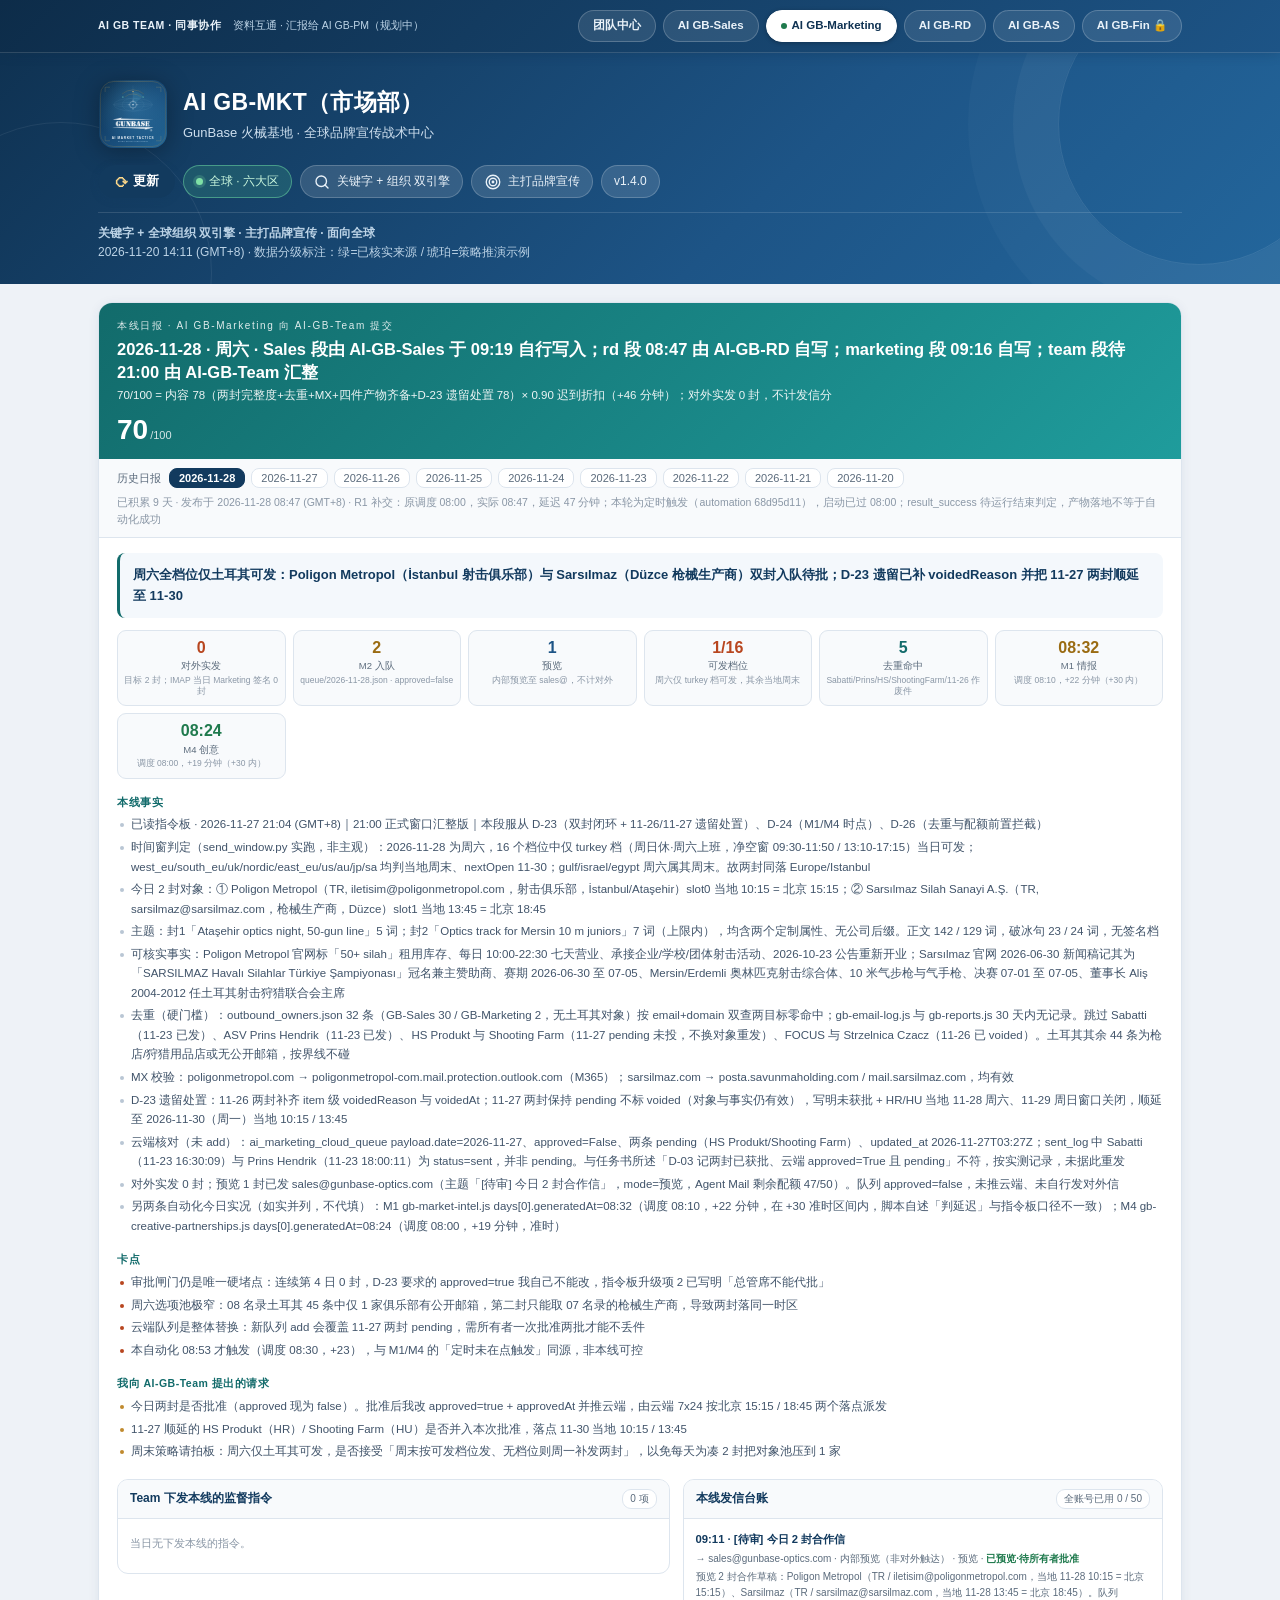
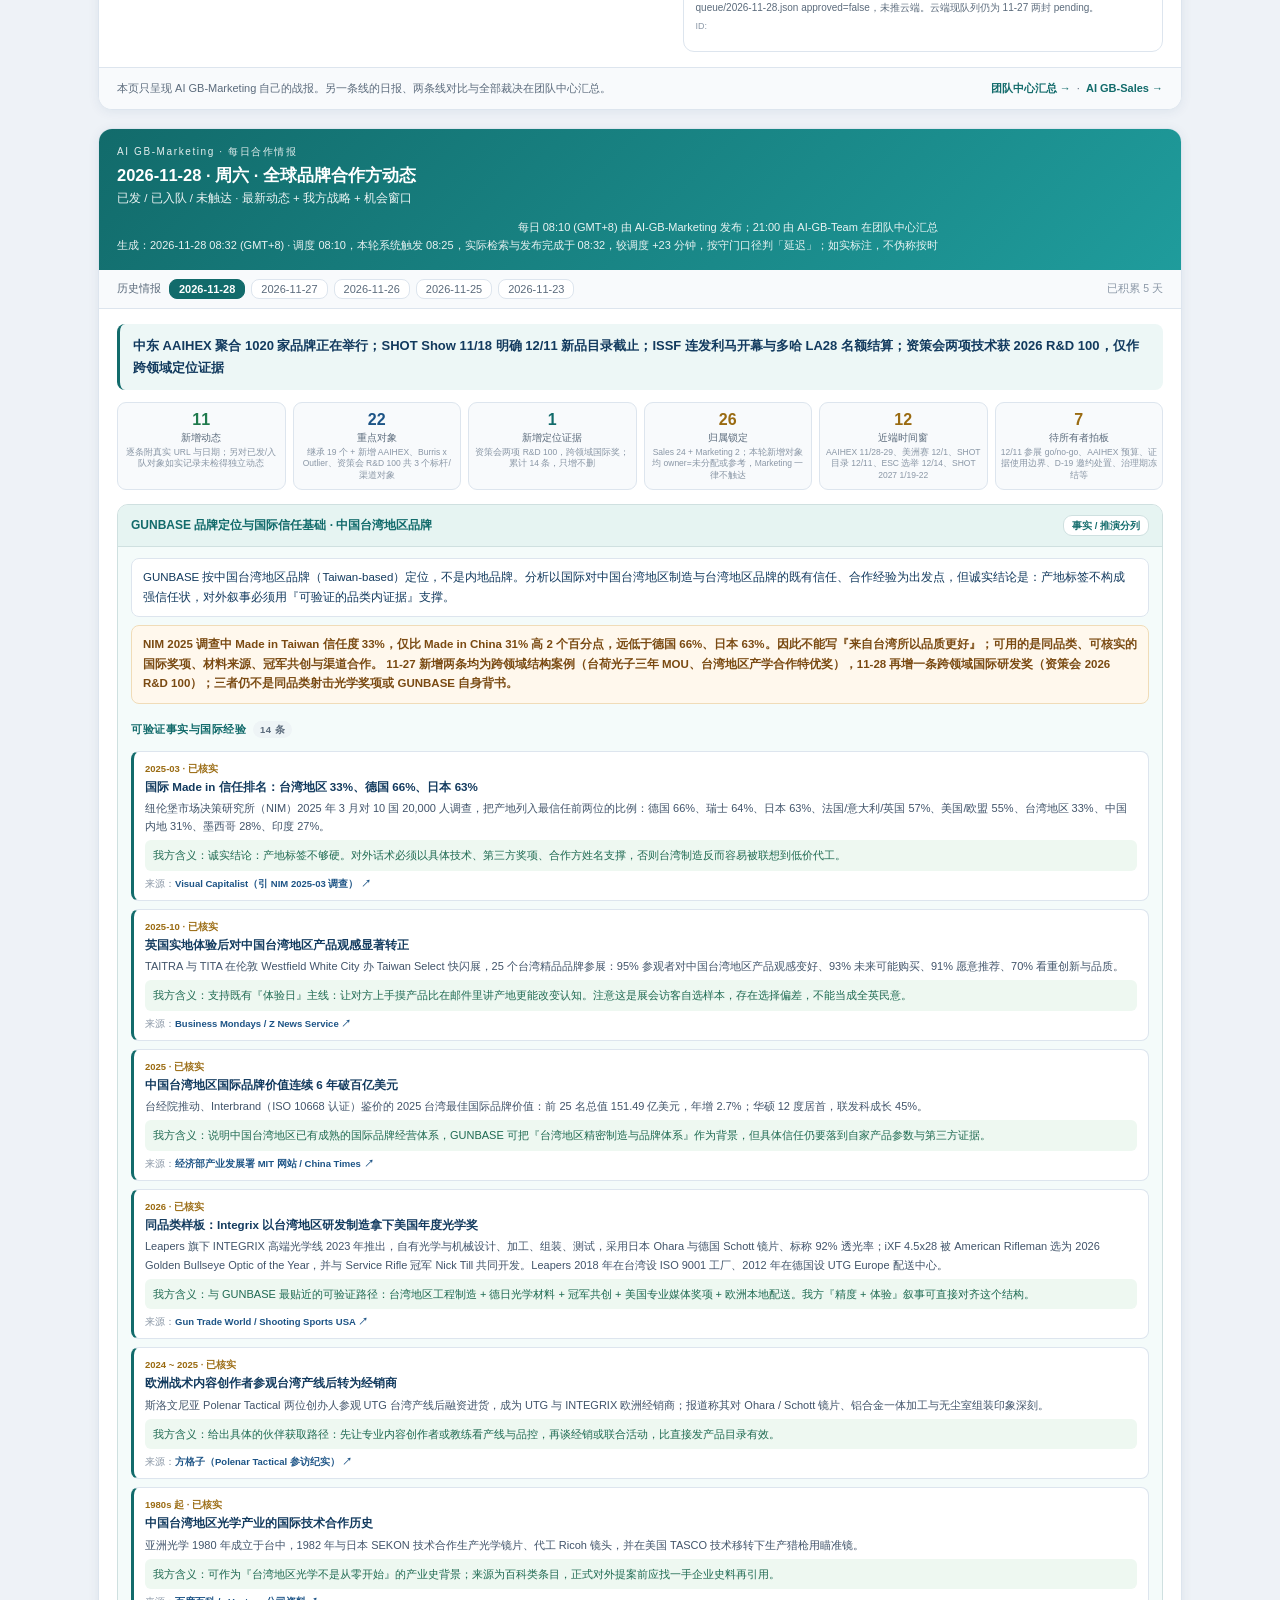
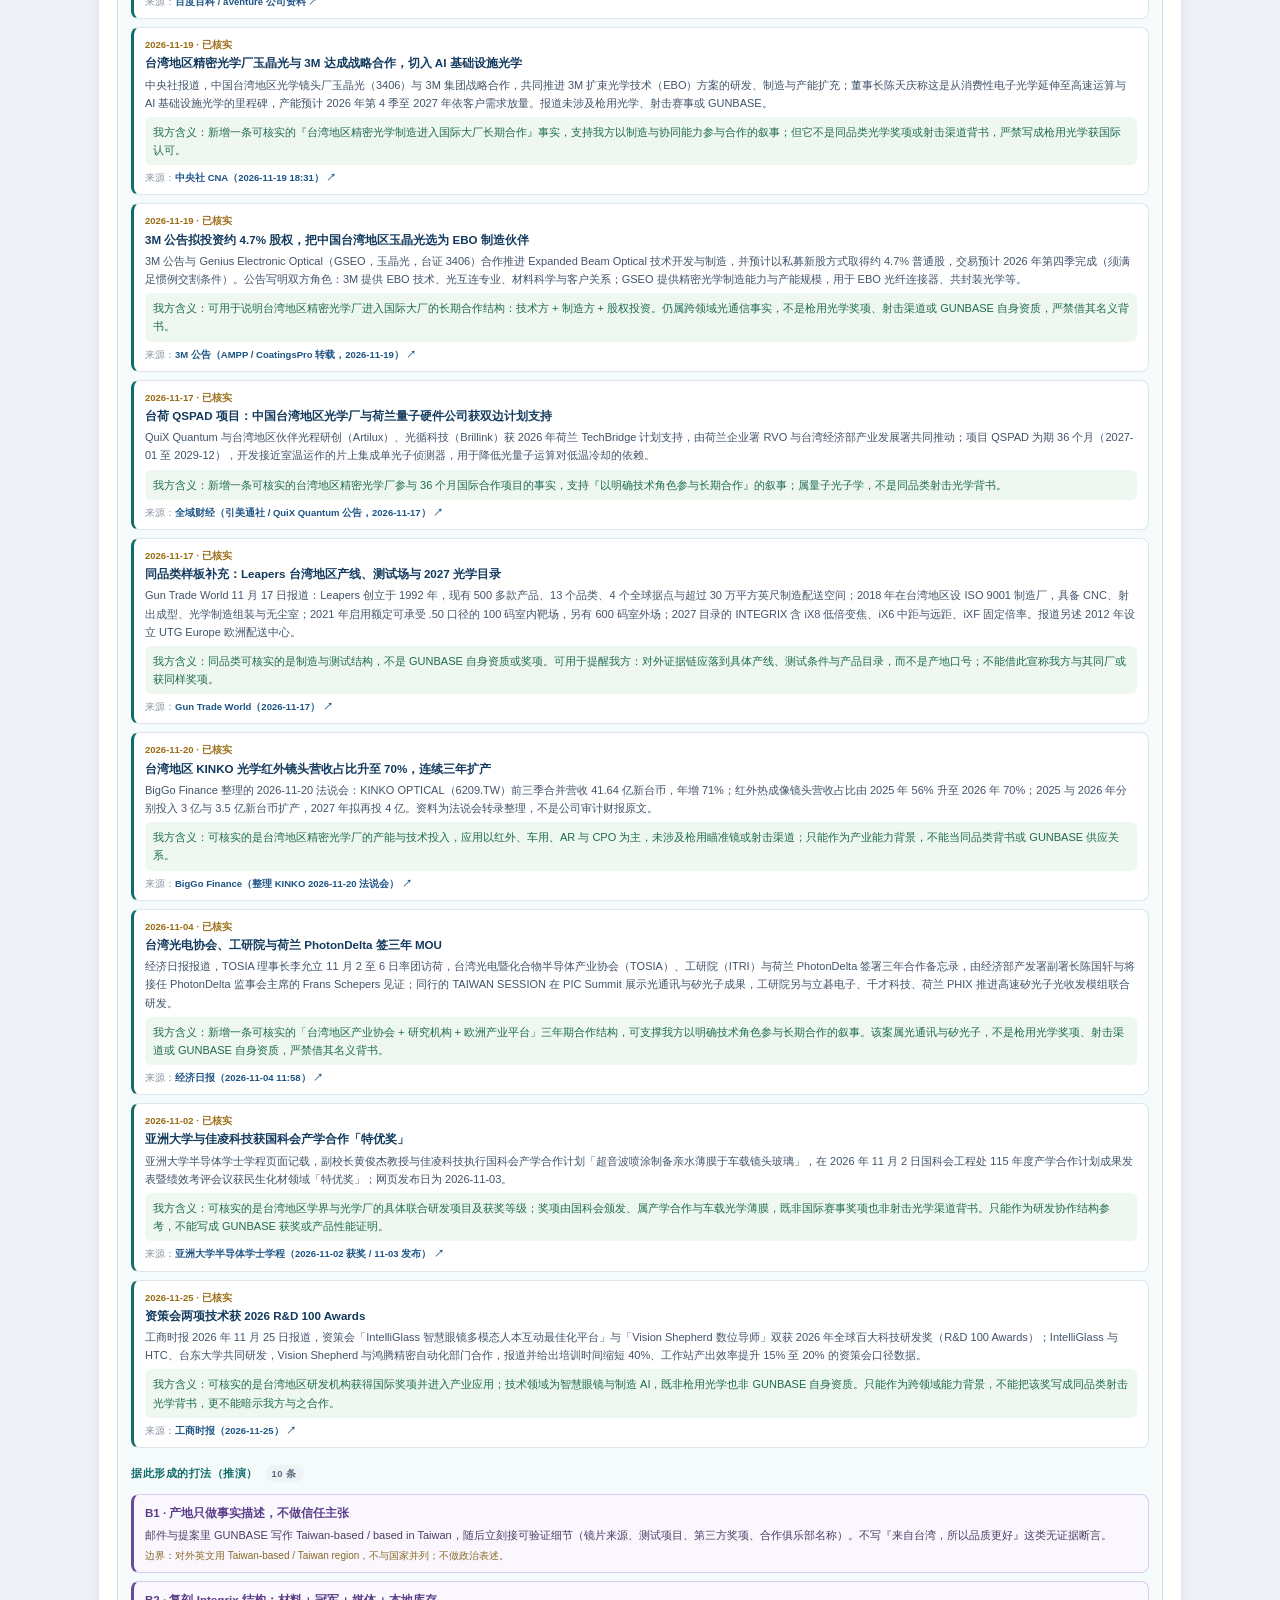
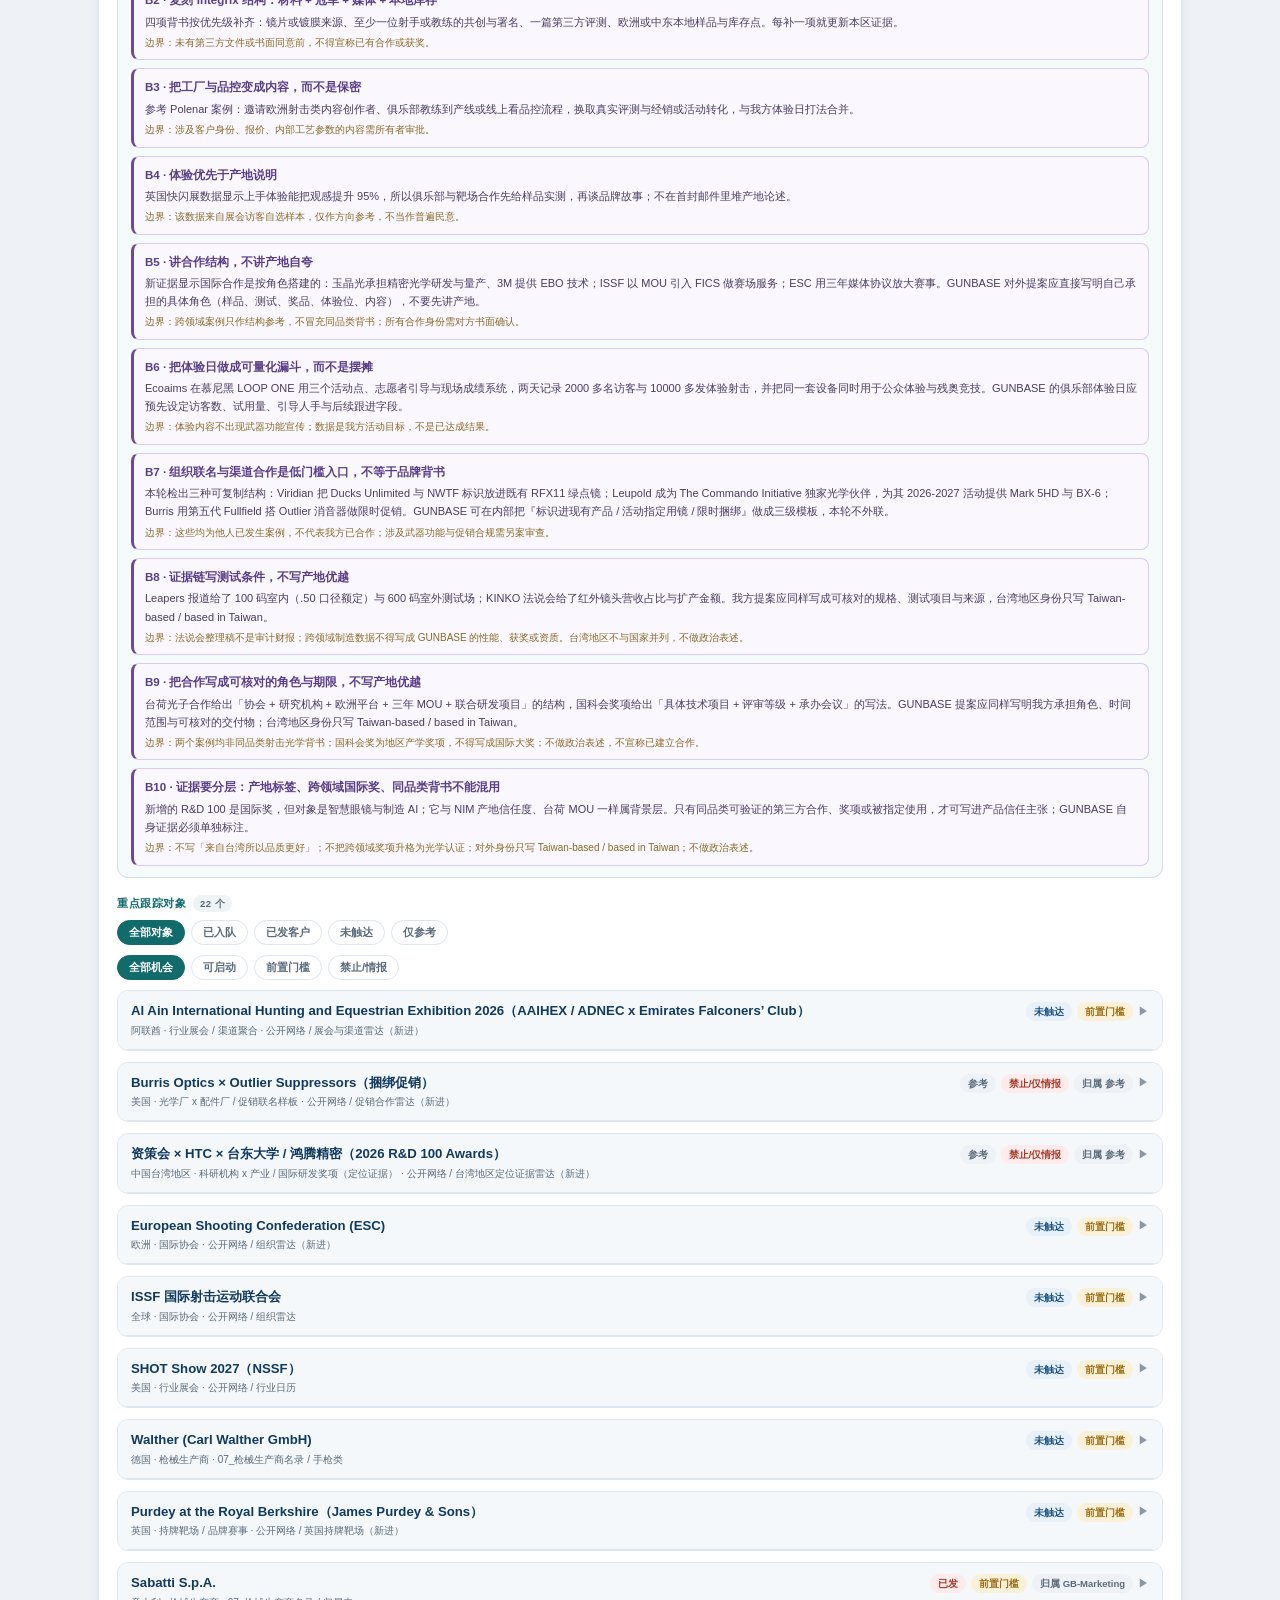
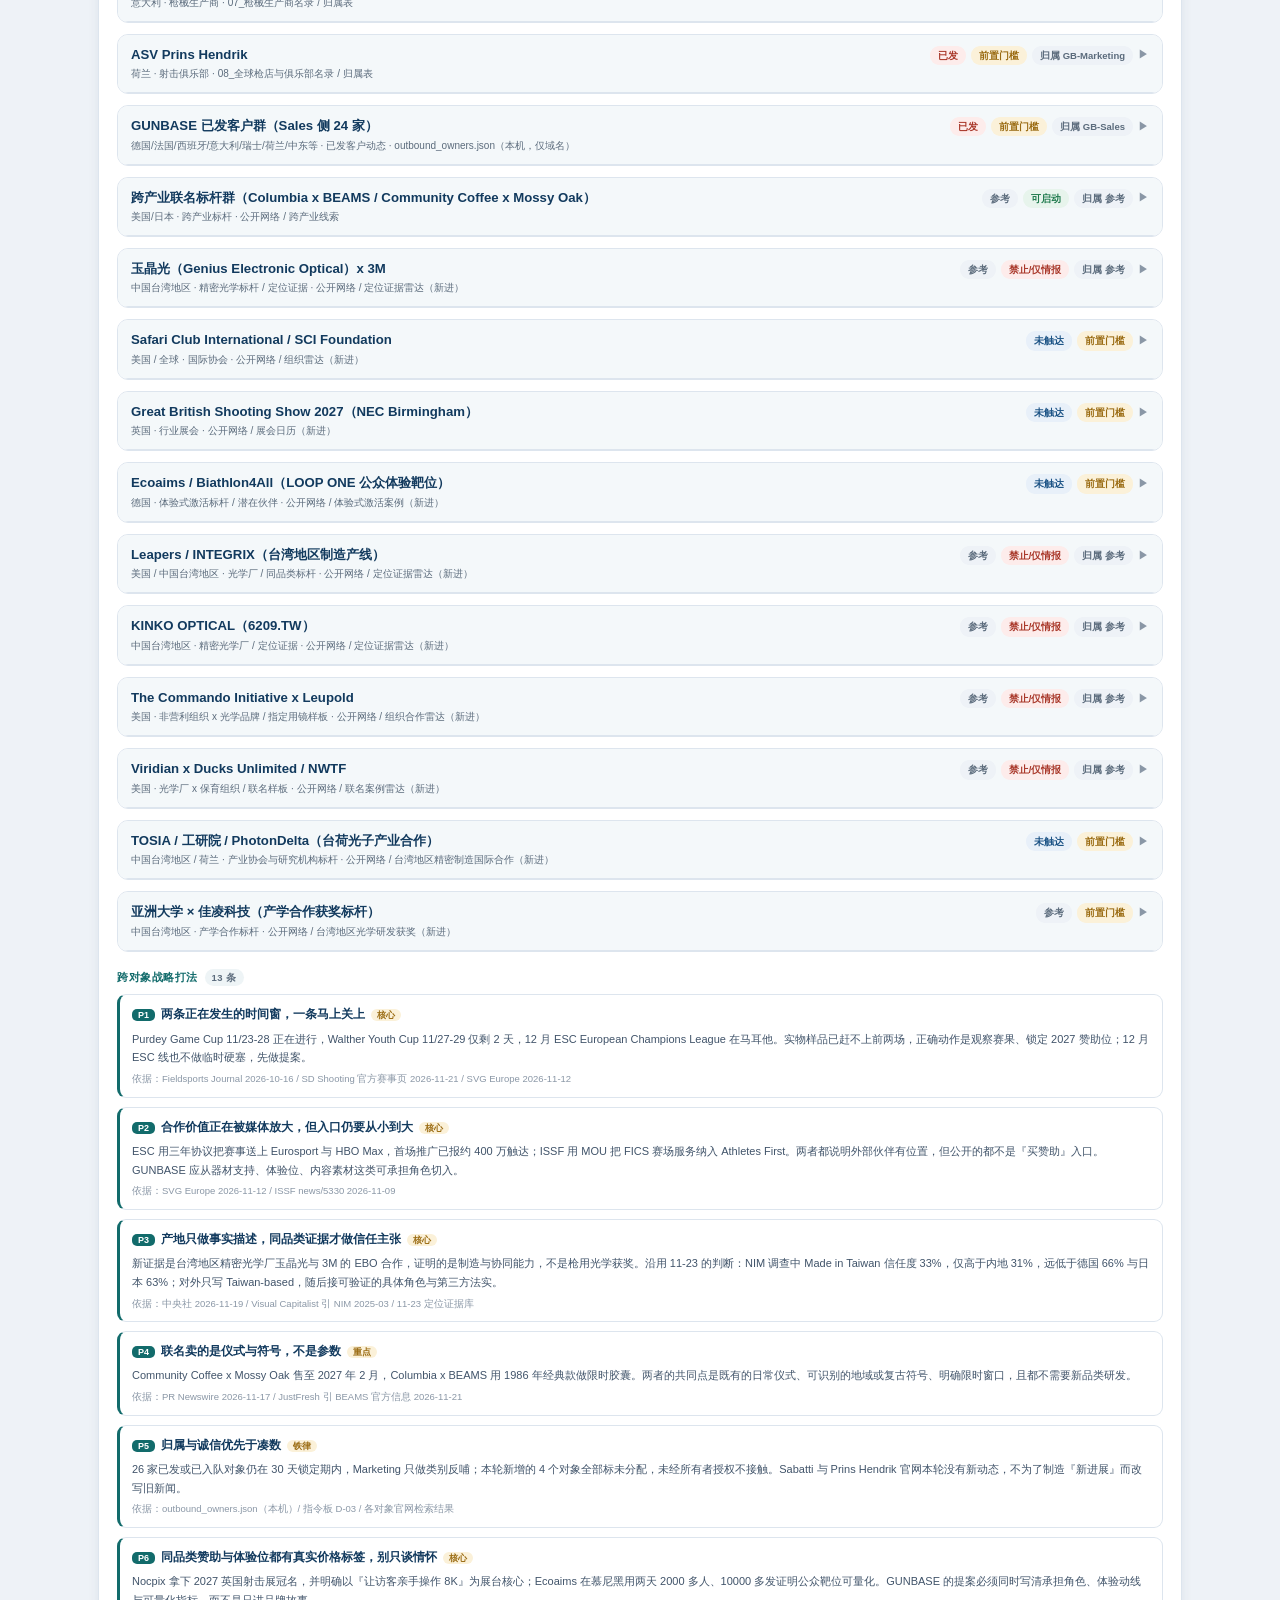
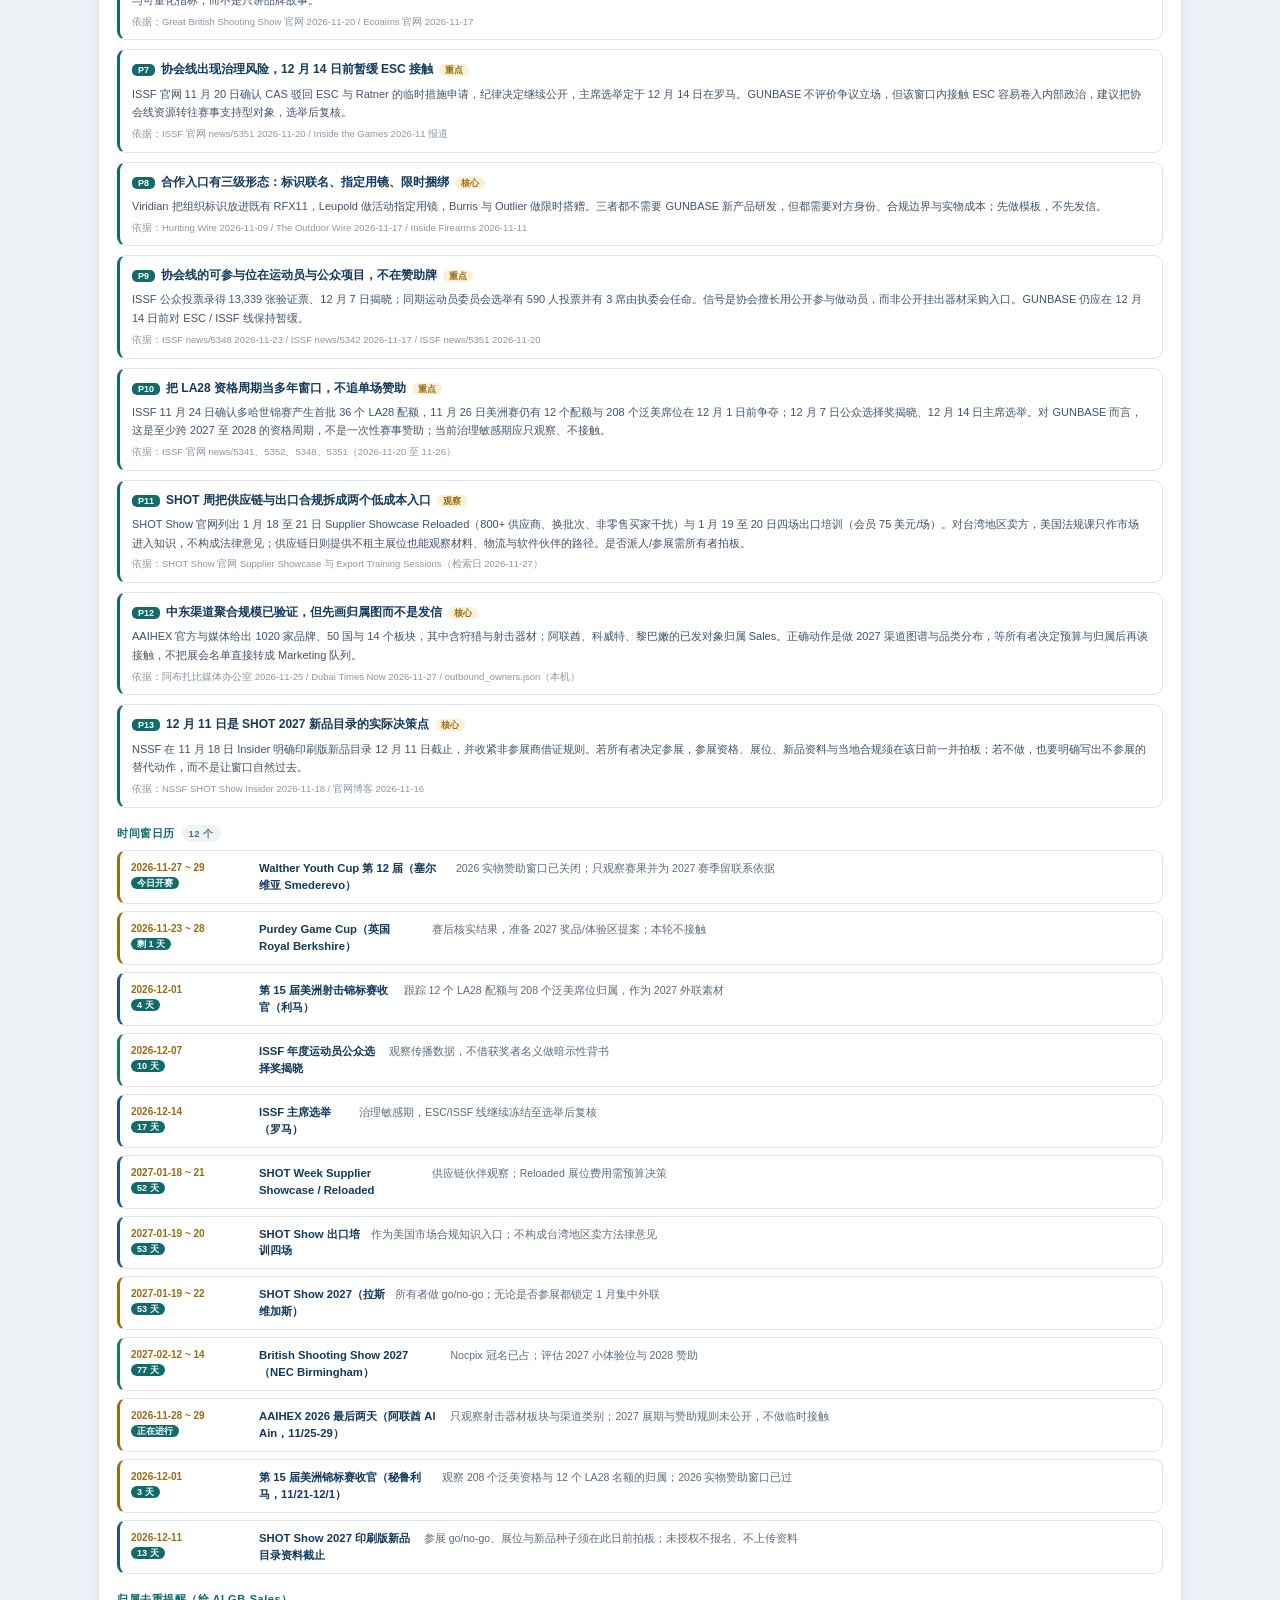
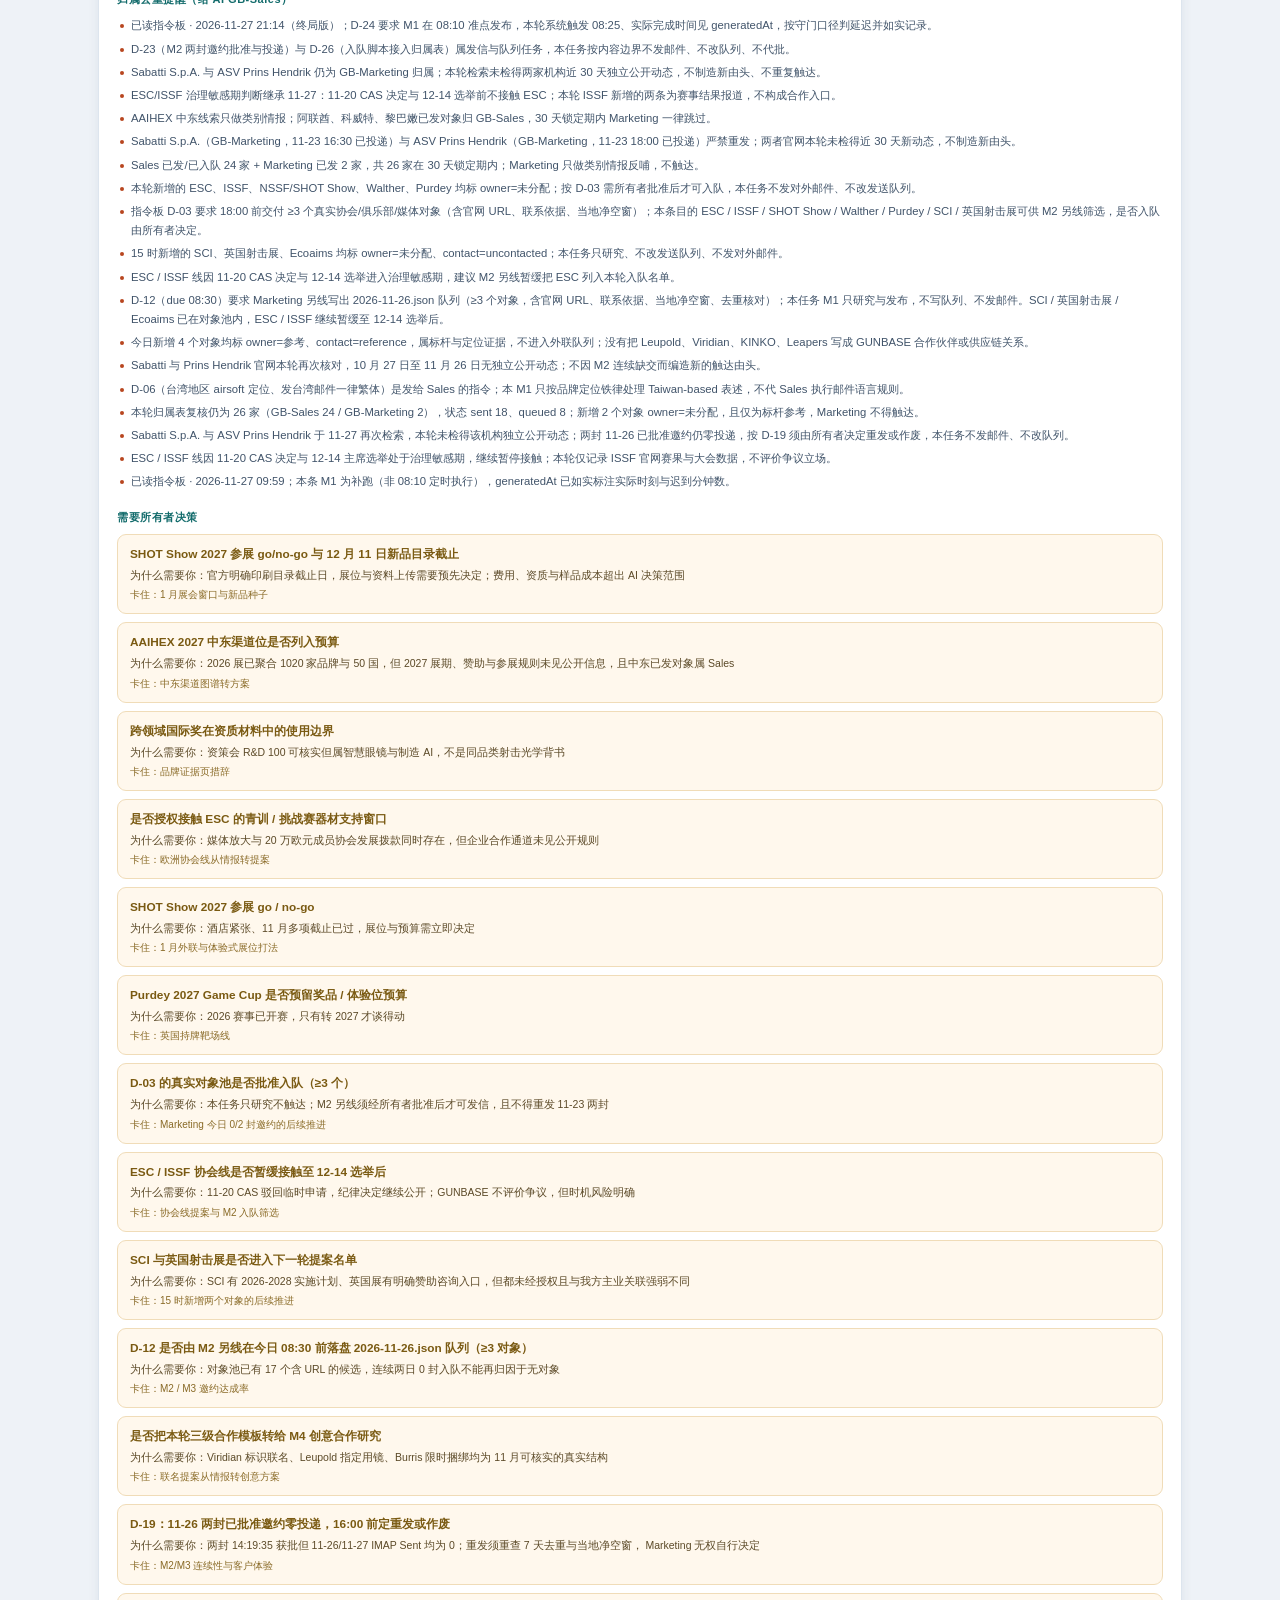
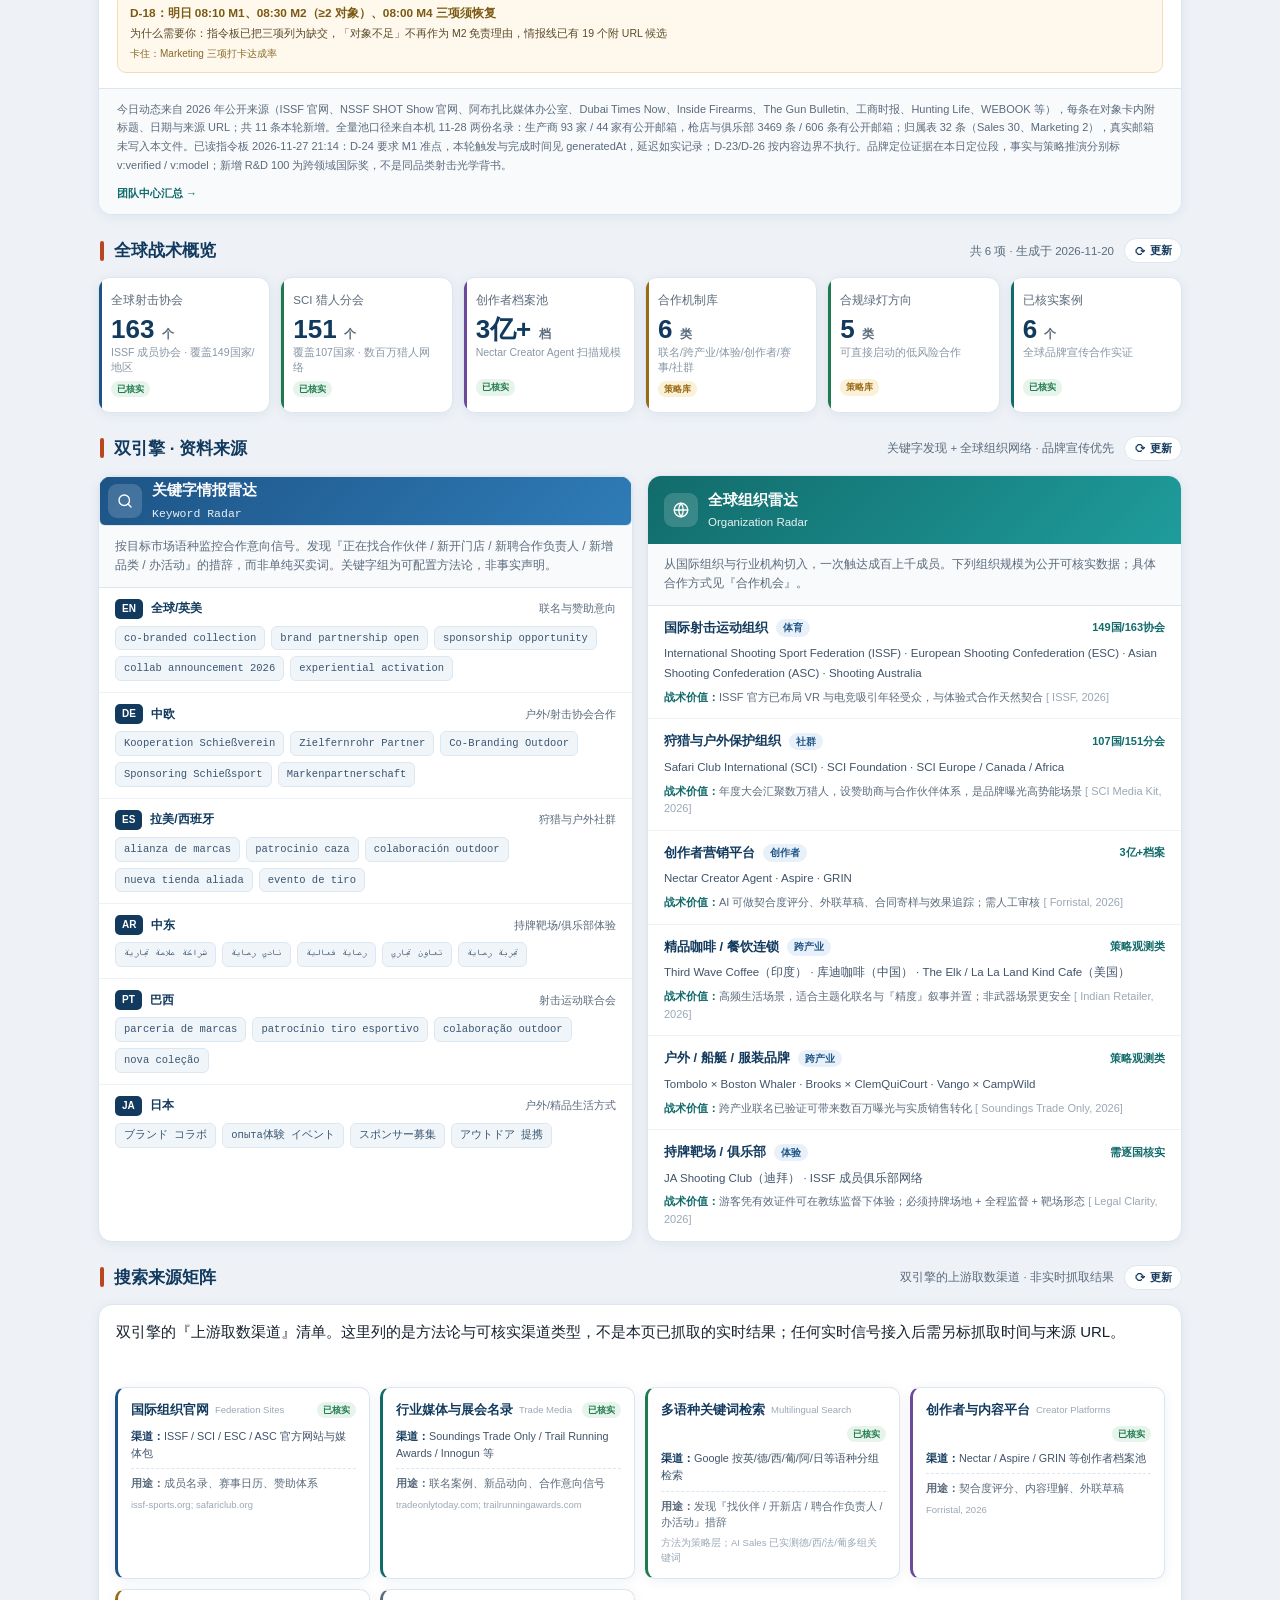
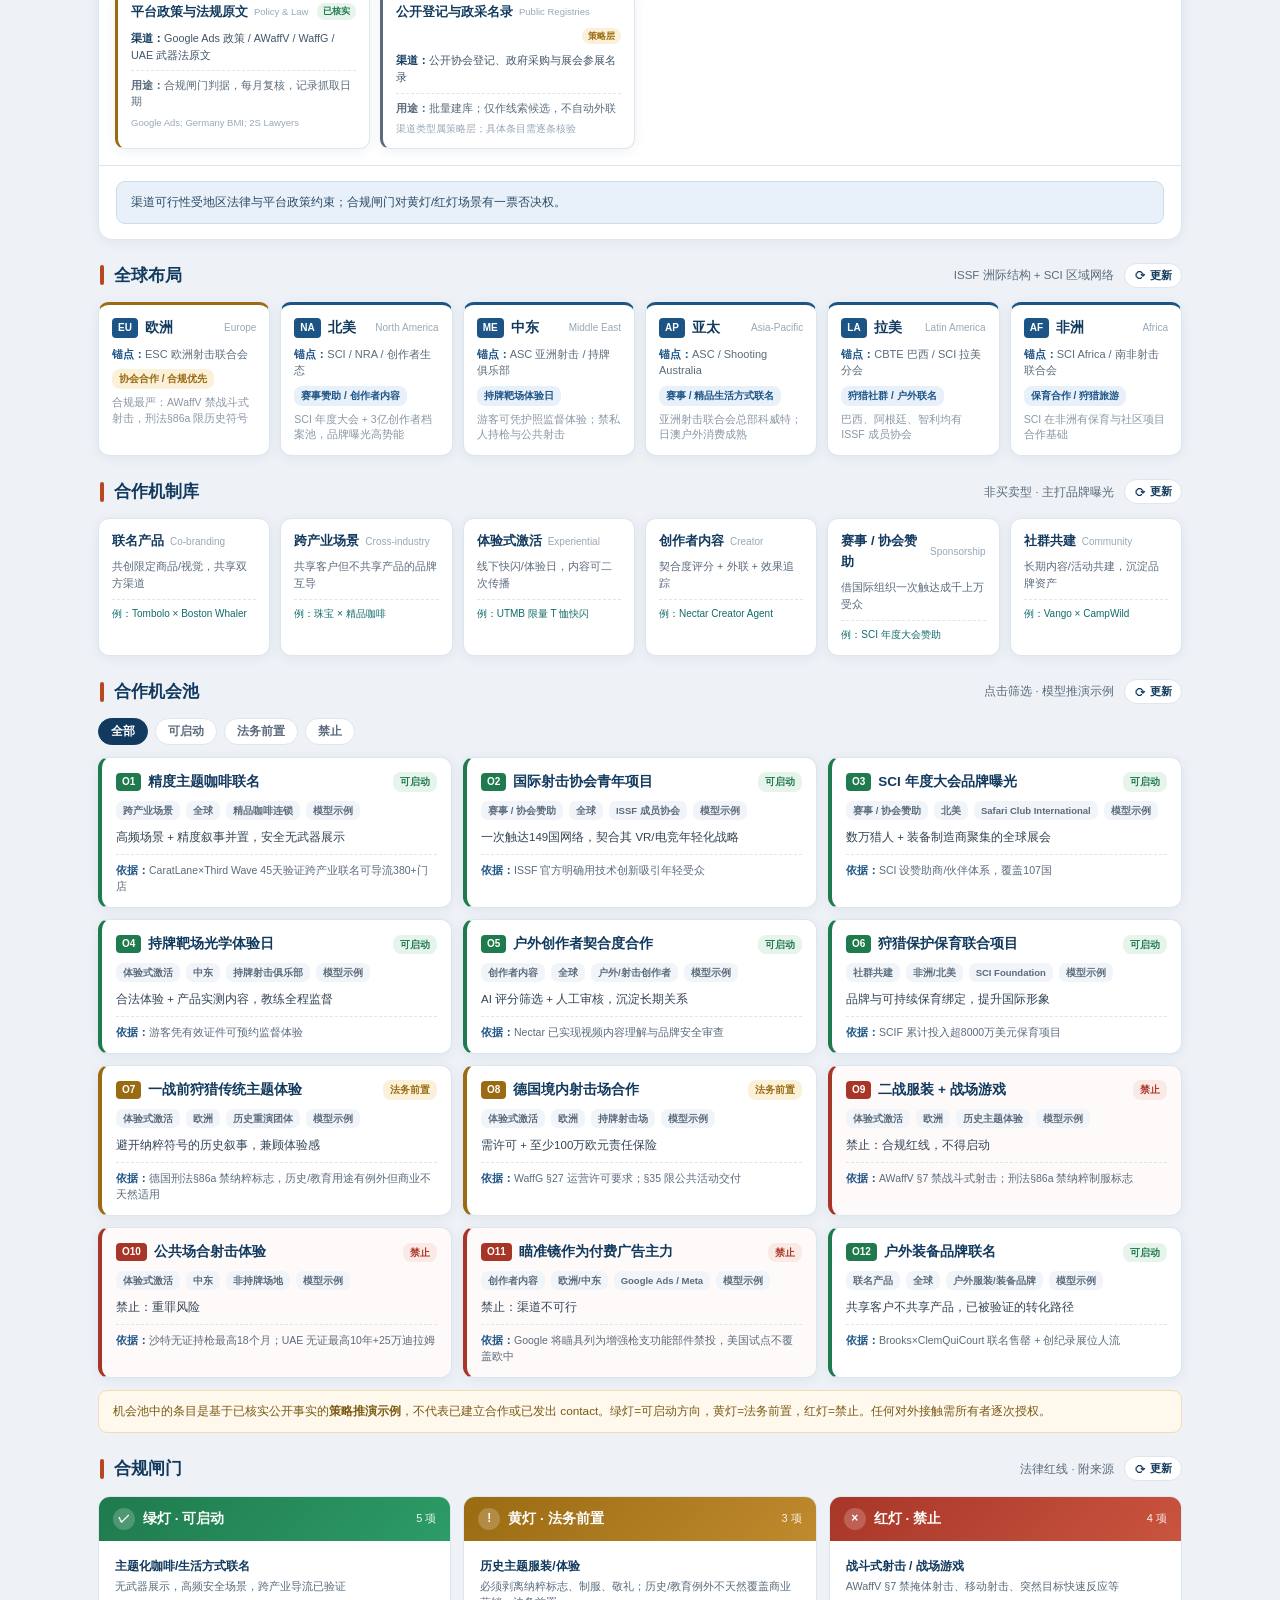
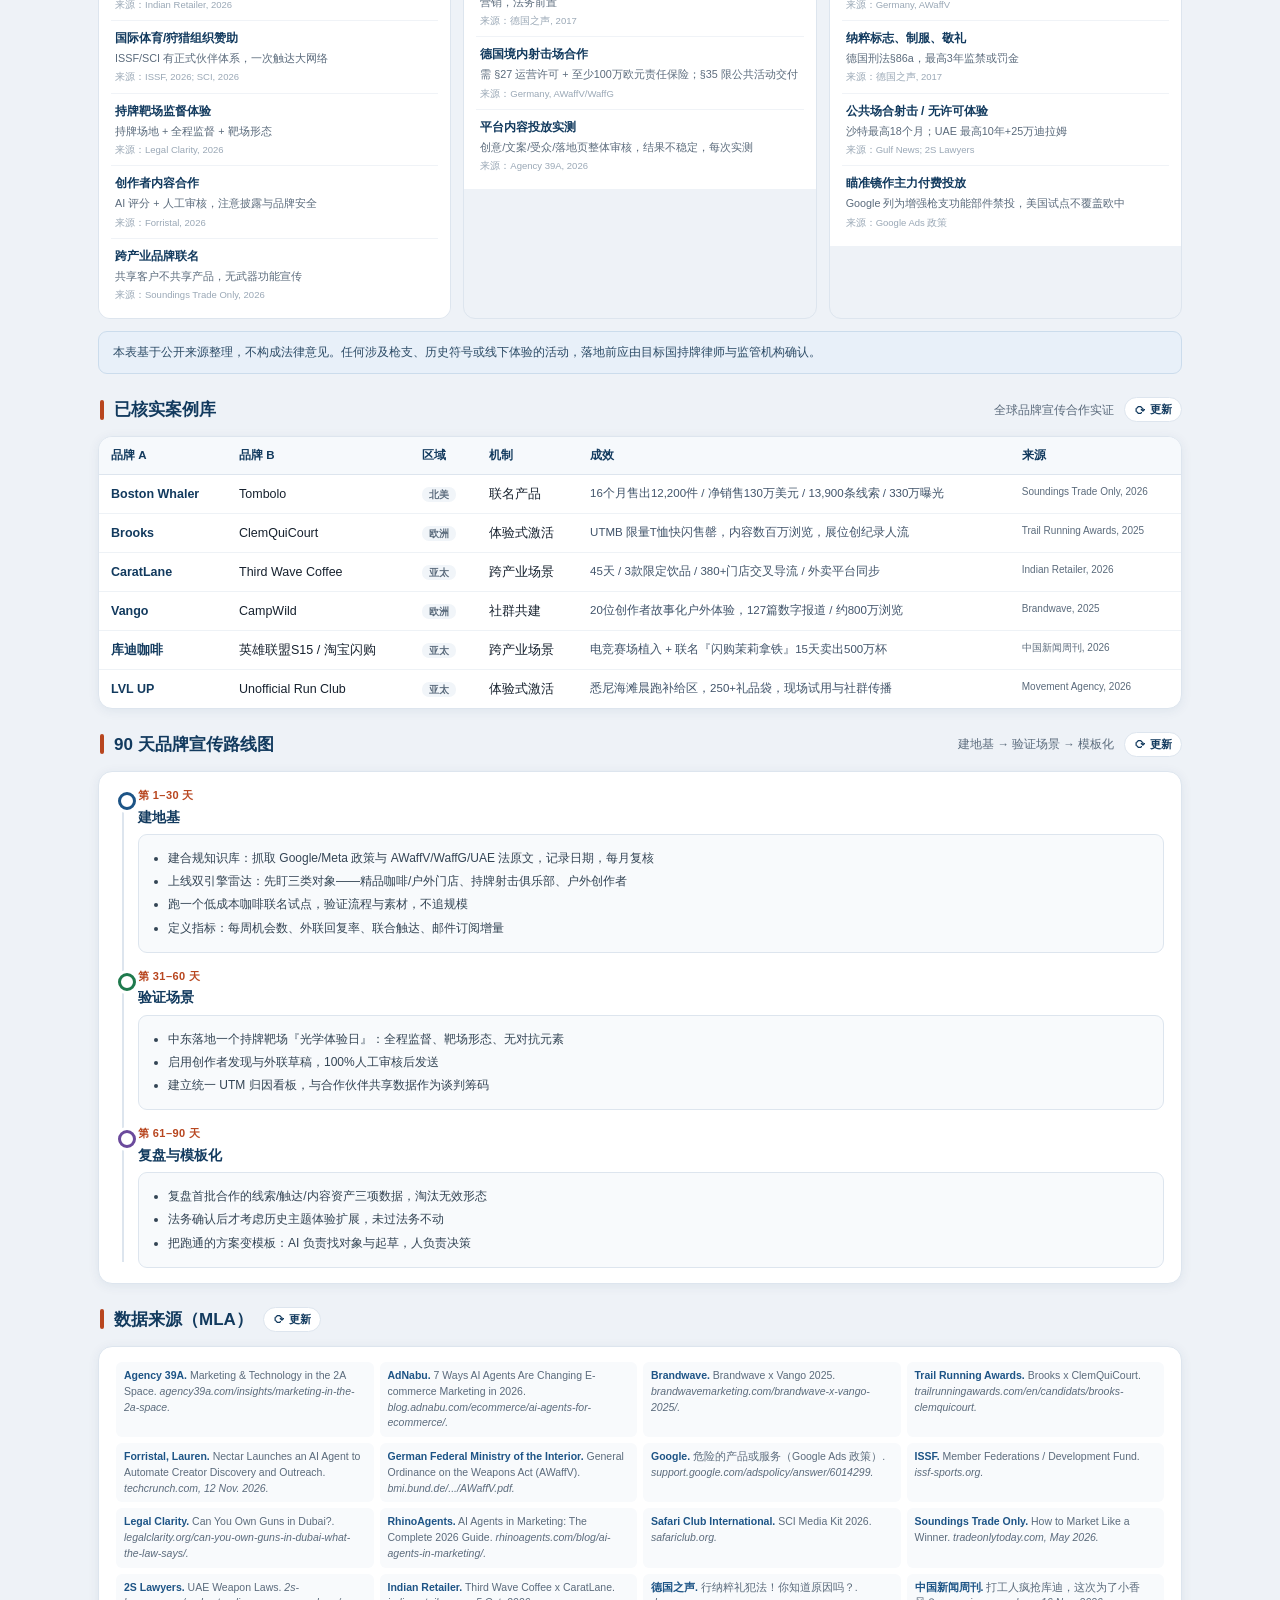
<file: marketing/index.html>
<!DOCTYPE html>
<html lang="zh-CN">
<head>
<meta charset="UTF-8">
<meta name="gb-build" content="20261128l">
<meta name="viewport" content="width=device-width, initial-scale=1.0, viewport-fit=cover">
<meta name="theme-color" content="#123a5e">
<meta name="description" content="GunBase AI市场战术专家 · 全球品牌宣传情报与合作伙伴发现中心">
<meta name="apple-mobile-web-app-capable" content="yes">
<meta name="mobile-web-app-capable" content="yes">
<meta name="apple-mobile-web-app-status-bar-style" content="black-translucent">
<meta name="apple-mobile-web-app-title" content="AI市场战术">
<link rel="apple-touch-icon" href="assets/apple-touch-icon.png">
<link rel="apple-touch-icon" sizes="180x180" href="assets/apple-touch-icon.png">
<link rel="icon" type="image/png" sizes="192x192" href="assets/icon-192.png">
<link rel="manifest" href="manifest.webmanifest">
<title>AI GB-MKT（市场部）</title>
<style>
  :root{
    --bg:#eef2f7; --card:#ffffff; --ink:#16212e; --sub:#5b6b7c; --line:#dde5ee;
    --navy:#123a5e; --navy2:#1d5486; --accent:#b8461f; --gold:#c08a2e;
    --green:#1f7a4d; --greenbg:#e7f4ec; --blue:#1d5486; --bluebg:#e8f0f9;
    --amber:#9a6b12; --amberbg:#fbf1d9; --red:#a83628; --redbg:#fbe9e6;
    --purple:#6b4a9c; --purplebg:#f0ebf8; --teal:#126b6b; --tealbg:#e4f2f1;
    --gray:#5b6b7c; --graybg:#eef2f7;
    --shadow:0 2px 12px rgba(18,58,94,.07); --r:14px;
  }
  *{box-sizing:border-box;margin:0;padding:0}
  body{background:var(--bg);color:var(--ink);font-family:-apple-system,BlinkMacSystemFont,"Segoe UI","PingFang SC","Hiragino Sans GB","Microsoft YaHei",sans-serif;line-height:1.6;font-size:15px;padding-bottom:40px;-webkit-font-smoothing:antialiased}
  /* GB-NAV2 顶部协作导航：iOS 安全区避让（不再被状态栏云雾遮住）+ 三段式切换 */
  .gb-bar{background:linear-gradient(135deg,#0d2c49,#1d5486);color:#fff;border-bottom:1px solid rgba(255,255,255,.14);
    padding-top:env(safe-area-inset-top,0px);position:sticky;top:0;z-index:1400;box-shadow:0 2px 10px rgba(13,44,73,.22)}
  .gb-bar .wrap{display:block;padding-top:8px;padding-bottom:9px}
  .gb-lab-row{display:flex;align-items:center;gap:8px;font-size:10.5px;color:#bcd3e6;margin-bottom:7px;line-height:1.3}
  .gb-lab{font-weight:800;letter-spacing:.5px;color:#eaf2f9;white-space:nowrap}
  .gb-lab-row .sp{margin-left:auto;text-align:right}
  .gb-tabs{display:grid;grid-template-columns:repeat(6,1fr);gap:6px}
  .gb-tabs a{display:flex;align-items:center;justify-content:center;min-height:38px;padding:0 5px;border-radius:10px;
    font-size:11.5px;font-weight:700;line-height:1.15;text-align:center;text-decoration:none;color:#eaf2f9;
    background:rgba(255,255,255,.10);border:1px solid rgba(255,255,255,.20);transition:.15s}
  .gb-tabs a:hover{background:rgba(255,255,255,.20)}
  .gb-tabs a.here{background:#fff;border-color:#fff;color:#0f3252;box-shadow:0 1px 4px rgba(0,0,0,.28)}
  .gb-tabs a.here::before{content:"";width:6px;height:6px;border-radius:50%;background:#1f7a4d;margin-right:5px;flex:0 0 auto}
  @media(min-width:720px){
    .gb-bar .wrap{display:flex;align-items:center;gap:16px;padding-top:10px;padding-bottom:10px}
    .gb-lab-row{margin-bottom:0;flex:1 1 auto}
    .gb-lab-row .sp{margin-left:0;padding-left:4px}
    .gb-tabs{display:flex;gap:7px;flex:0 0 auto}
    .gb-tabs a{min-height:32px;padding:0 14px;border-radius:16px;white-space:nowrap}
  }
  @media(max-width:430px){
    .gb-tabs a{font-size:10.5px;padding:0 3px;white-space:nowrap;letter-spacing:-.1px}
    .gb-lab-row{font-size:10px}
  }
  .wrap{max-width:1120px;margin:0 auto;padding:0 18px}
  svg.ic{width:18px;height:18px;flex:0 0 auto;vertical-align:-3px}

  header{background:linear-gradient(135deg,#0f3252 0%,#1d5486 60%,#23669c 100%);color:#fff;padding:26px 0 22px;position:relative;overflow:hidden}
  header::before{content:"";position:absolute;right:-60px;top:-70px;width:280px;height:280px;border:1px solid rgba(255,255,255,.1);border-radius:50%;box-shadow:0 0 0 45px rgba(255,255,255,.035),0 0 0 90px rgba(255,255,255,.025)}
  header::after{content:"";position:absolute;left:-90px;bottom:-140px;width:300px;height:300px;border:1px solid rgba(255,255,255,.07);border-radius:50%}
  .hd-top{display:flex;align-items:center;gap:15px;position:relative;z-index:1}
  .logo{width:70px;height:70px;flex:0 0 auto;filter:drop-shadow(0 4px 12px rgba(0,0,0,.30))}
  .logo img{width:100%;height:100%;object-fit:contain;display:block}
  .hd-title h1{font-size:23px;letter-spacing:.3px;font-weight:750}
  .hd-title .org{font-size:13px;color:#cfe0ef;margin-top:2px}
  .hd-tag{margin-top:16px;display:flex;flex-wrap:wrap;gap:8px;position:relative;z-index:1}
  .pill{background:rgba(255,255,255,.13);border:1px solid rgba(255,255,255,.2);padding:5px 12px;border-radius:20px;font-size:12px;color:#eaf2f9;display:inline-flex;align-items:center;gap:6px}
  .pill.live{background:rgba(90,220,150,.16);border-color:rgba(120,235,170,.45);color:#c9f7dd}
  .dot{display:inline-block;width:7px;height:7px;border-radius:50%;background:#7fe0a6;box-shadow:0 0 0 3px rgba(127,224,166,.2)}
  .hd-meta{margin-top:14px;font-size:12px;color:#bcd3e6;position:relative;z-index:1;border-top:1px solid rgba(255,255,255,.13);padding-top:11px;line-height:1.6}

  section{margin-top:22px}
  .sec-h{display:flex;align-items:center;gap:10px;margin-bottom:13px;padding-left:2px;flex-wrap:wrap}
  .sec-h .bar{width:4px;height:20px;background:var(--accent);border-radius:2px}
  .sec-h h2{font-size:17px;font-weight:750;color:var(--navy);display:flex;align-items:center;gap:8px}
  .sec-h h2 svg{color:var(--navy2)}
  .sec-h .hint{font-size:11.5px;color:var(--sub);margin-left:auto;text-align:right}

  .kpis{display:grid;grid-template-columns:repeat(auto-fit,minmax(150px,1fr));gap:10px}
  .kpi{background:var(--card);border:1px solid var(--line);border-radius:12px;padding:13px 12px;box-shadow:var(--shadow);position:relative;overflow:hidden}
  .kpi::before{content:"";position:absolute;left:0;top:0;bottom:0;width:3px}
  .kpi.green::before{background:var(--green)} .kpi.blue::before{background:var(--blue)}
  .kpi.amber::before{background:var(--amber)} .kpi.purple::before{background:var(--purple)} .kpi.teal::before{background:var(--teal)}
  .kpi .lab{font-size:11.5px;color:var(--sub);display:flex;align-items:center;gap:5px}
  .kpi .val{font-size:26px;font-weight:800;line-height:1.1;margin:5px 0 2px;color:var(--navy)}
  .kpi .val small{font-size:12px;font-weight:600;color:var(--sub)}
  .kpi .sub{font-size:10.5px;color:#8a97a6;line-height:1.4;min-height:28px}
  .vtag{display:inline-block;font-size:9px;font-weight:700;padding:1px 6px;border-radius:8px;margin-top:4px}
  .vtag.v-verified{background:var(--greenbg);color:var(--green)}
  .vtag.v-model{background:var(--amberbg);color:var(--amber)}

  .card{background:var(--card);border:1px solid var(--line);border-radius:var(--r);box-shadow:var(--shadow);overflow:hidden}
  .card-pad{padding:15px 17px}
  .two-col{display:grid;grid-template-columns:1fr 1fr;gap:14px}
  .eng-head{padding:13px 16px;display:flex;align-items:center;gap:10px;color:#fff}
  .eng-head.kw{color:#fff;background:linear-gradient(135deg,#1d5486,#2f7cb8)}
  .eng-head.org{background:linear-gradient(135deg,#126b6b,#1f9c9c)}
  .eng-head .en-ic{width:34px;height:34px;border-radius:9px;background:rgba(255,255,255,.16);display:flex;align-items:center;justify-content:center;flex:0 0 auto}
  .eng-head h3{font-size:14.5px;font-weight:750}
  .eng-head p{font-size:11.5px;opacity:.9;line-height:1.5;margin-top:2px}
  .eng-desc{padding:11px 16px;font-size:12px;color:var(--sub);line-height:1.6;background:#f8fafc;border-bottom:1px solid var(--line)}
  .kw-group{padding:11px 16px;border-bottom:1px solid #eef2f6}
  .kw-group:last-child{border-bottom:none}
  .kw-top{display:flex;align-items:center;gap:8px;margin-bottom:7px}
  .lang-code{background:var(--navy);color:#fff;font-size:10px;font-weight:700;padding:2px 7px;border-radius:5px}
  .kw-region{font-size:12px;font-weight:700;color:var(--navy)}
  .kw-intent{font-size:10.5px;color:var(--sub);margin-left:auto}
  .kw-list{display:flex;flex-wrap:wrap;gap:6px}
  .kw{font-family:ui-monospace,Menlo,Consolas,monospace;font-size:10.5px;color:#3a5570;background:#f0f5fa;border:1px solid #dde7f0;border-radius:6px;padding:3px 8px}
  .org-cat{padding:12px 16px;border-bottom:1px solid #eef2f6}
  .org-cat:last-child{border-bottom:none}
  .org-top{display:flex;align-items:center;gap:8px;flex-wrap:wrap}
  .org-type{font-size:13px;font-weight:700;color:var(--navy)}
  .org-tag{font-size:9.5px;padding:1px 7px;border-radius:9px;background:var(--bluebg);color:var(--navy2);font-weight:700}
  .org-count{margin-left:auto;font-size:11px;font-weight:800;color:var(--teal)}
  .org-ex{font-size:11.5px;color:#41546a;line-height:1.7;margin-top:6px}
  .org-note{font-size:11px;color:var(--sub);line-height:1.6;margin-top:5px}
  .org-note b{color:var(--teal)}

  .region-grid{display:grid;grid-template-columns:repeat(auto-fit,minmax(168px,1fr));gap:10px}
  .region{background:var(--card);border:1px solid var(--line);border-radius:11px;padding:12px 13px;box-shadow:var(--shadow);border-top:3px solid var(--blue)}
  .region.yellow{border-top-color:var(--amber)}
  .region-top{display:flex;align-items:center;gap:7px}
  .region-code{font-size:10px;font-weight:800;color:#fff;background:var(--navy2);padding:2px 6px;border-radius:4px}
  .region-name{font-size:13.5px;font-weight:750;color:var(--navy)}
  .region-en{font-size:10px;color:#9aa8b6;margin-left:auto}
  .region-anchor{font-size:11px;color:var(--sub);margin-top:7px;line-height:1.5}
  .region-anchor b{color:var(--navy2)}
  .region-focus{display:inline-block;font-size:10px;font-weight:700;padding:2px 7px;border-radius:8px;background:var(--bluebg);color:var(--navy2);margin-top:7px}
  .region.yellow .region-focus{background:var(--amberbg);color:var(--amber)}
  .region-note{font-size:10.5px;color:#8a97a6;line-height:1.5;margin-top:6px}

  .mech-grid{display:grid;grid-template-columns:repeat(auto-fit,minmax(165px,1fr));gap:10px}
  .mech{background:var(--card);border:1px solid var(--line);border-radius:11px;padding:12px 13px;box-shadow:var(--shadow)}
  .mech h4{font-size:13px;color:var(--navy);font-weight:750;display:flex;align-items:center;gap:6px}
  .mech .en{font-size:10px;color:#9aa8b6;font-weight:500}
  .mech p{font-size:11px;color:var(--sub);line-height:1.55;margin-top:6px}
  .mech .ex{font-size:10px;color:var(--teal);margin-top:7px;padding-top:6px;border-top:1px dashed var(--line)}

  .brand-show{display:grid;grid-template-columns:200px 1fr;gap:20px;padding:18px;align-items:center}
  .brand-mark{width:180px;height:180px;filter:drop-shadow(0 6px 18px rgba(18,58,94,.18))}
  .brand-mark img{width:100%;height:100%;display:block}
  .brand-info h3{font-size:16px;color:var(--navy);font-weight:750}
  .brand-lede{font-size:12px;color:var(--sub);margin-top:6px;line-height:1.7}
  .brand-items{margin-top:12px;display:grid;gap:7px}
  .bi{display:flex;gap:10px;align-items:baseline;font-size:11.5px;line-height:1.6}
  .bi-k{flex:0 0 132px;font-weight:700;color:var(--navy2)}
  .bi-v{color:var(--sub)}
  .brand-assets{margin-top:13px;padding-top:10px;border-top:1px dashed var(--line);font-size:10.5px;color:#8a97a6;line-height:1.6}
  @media(max-width:680px){.brand-show{grid-template-columns:1fr;justify-items:center}.brand-info{width:100%}.bi-k{flex-basis:112px}}
  /* v1.2 品牌授权矩阵 */
  .lic-hero{display:grid;grid-template-columns:150px 1fr;gap:18px;align-items:center;padding:18px;background:linear-gradient(135deg,#f4f8fc,#eaf2fa);border-bottom:1px solid var(--line)}
  .lic-hero .lic-mark{width:140px;height:140px;filter:drop-shadow(0 5px 14px rgba(18,58,94,.18))}
  .lic-hero .lic-mark img{width:100%;height:100%;display:block}
  .lic-hero h3{font-size:18px;color:var(--navy);font-weight:800;letter-spacing:.2px}
  .lic-hero .lic-sub{font-size:12px;color:var(--sub);margin-top:5px;line-height:1.7}
  .lic-hero .lic-badges{display:flex;gap:7px;flex-wrap:wrap;margin-top:10px}
  .lic-badge{font-size:10px;font-weight:700;padding:3px 9px;border-radius:10px;background:#fff;border:1px solid #cfdcea;color:var(--navy2)}
  .lic-badge.owner{background:var(--navy);border-color:var(--navy);color:#fff}
  .lic-grid{display:grid;grid-template-columns:repeat(auto-fit,minmax(280px,1fr));gap:12px;padding:16px}
  .lic-card{border:1px solid var(--line);border-radius:12px;overflow:hidden;background:#fff;box-shadow:var(--shadow)}
  .lic-head{padding:12px 14px;color:#fff;display:flex;align-items:center;gap:10px}
  .lic-head.blue{background:linear-gradient(135deg,#1d5486,#2f7cb8)}
  .lic-head.teal{background:linear-gradient(135deg,#126b6b,#1f9c9c)}
  .lic-head.purple{background:linear-gradient(135deg,#6b4a9c,#8b6cc0)}
  .lic-head .lic-ic{width:36px;height:36px;border-radius:9px;background:rgba(255,255,255,.17);display:flex;align-items:center;justify-content:center;flex:0 0 auto}
  .lic-head .lic-ic svg{width:19px;height:19px}
  .lic-head h4{font-size:14px;font-weight:750}
  .lic-head h4 span{display:block;font-size:10px;opacity:.85;font-weight:500;letter-spacing:.5px;margin-top:1px}
  .lic-head .lic-num{margin-left:auto;font-size:10px;font-weight:800;background:rgba(255,255,255,.18);padding:2px 7px;border-radius:8px}
  .lic-body{padding:12px 14px}
  .lic-status{display:flex;gap:6px;flex-wrap:wrap;margin-bottom:9px}
  .lic-st{font-size:9.5px;font-weight:750;padding:3px 8px;border-radius:9px;display:inline-flex;align-items:center;gap:4px}
  .lic-st.ok{background:var(--greenbg);color:var(--green)}
  .lic-st.wait{background:var(--amberbg);color:var(--amber)}
  .lic-st .pd{width:5px;height:5px;border-radius:50%;background:currentColor}
  .lic-row{font-size:11px;line-height:1.6;margin-top:6px;color:#41546a}
  .lic-row b{color:var(--navy2);font-weight:700}
  .lic-caveat{margin-top:9px;padding:8px 10px;background:#fff8ed;border:1px solid #f0dcb8;border-radius:7px;font-size:10.5px;color:#7a5a12;line-height:1.55}
  .lic-fact{margin-top:8px;padding-top:8px;border-top:1px dashed var(--line);font-size:10.5px;color:var(--sub);line-height:1.55}
  .lic-src{display:block;font-size:9.5px;color:#9aa8b6;margin-top:4px;font-style:normal}
  .lic-guard{margin:0 16px 16px;background:#f8fafc;border:1px solid var(--line);border-radius:9px;padding:11px 14px}
  .lic-guard b{font-size:11.5px;color:var(--navy);display:block;margin-bottom:6px}
  .lic-guard ol{margin:0;padding-left:17px}
  .lic-guard li{font-size:10.8px;color:#41546a;line-height:1.65;margin:3px 0}
  @media(max-width:680px){.lic-hero{grid-template-columns:1fr;justify-items:center;text-align:center}.lic-hero .lic-mark{width:110px;height:110px}}

  /* v1.2 搜索来源矩阵 */
  .srcmat-note{margin-bottom:12px}
  .srcmat-grid{display:grid;grid-template-columns:repeat(auto-fit,minmax(215px,1fr));gap:10px;padding:16px}
  .srcmat-card{border:1px solid var(--line);border-left:3px solid var(--blue);border-radius:10px;padding:12px 13px;background:#fff;box-shadow:var(--shadow)}
  .srcmat-card.teal{border-left-color:var(--teal)} .srcmat-card.green{border-left-color:var(--green)}
  .srcmat-card.purple{border-left-color:var(--purple)} .srcmat-card.amber{border-left-color:var(--amber)}
  .srcmat-card.gray{border-left-color:var(--gray)}
  .srcmat-top{display:flex;align-items:center;gap:6px;flex-wrap:wrap}
  .srcmat-top h4{font-size:12.5px;color:var(--navy);font-weight:750}
  .srcmat-top .en{font-size:9.5px;color:#9aa8b6}
  .srcmat-v{margin-left:auto;font-size:9px;font-weight:750;padding:1px 6px;border-radius:8px}
  .srcmat-v.verified{background:var(--greenbg);color:var(--green)}
  .srcmat-v.model{background:var(--amberbg);color:var(--amber)}
  .srcmat-src{font-size:10.8px;color:#41546a;line-height:1.6;margin-top:8px}
  .srcmat-use{font-size:10.5px;color:var(--sub);line-height:1.55;margin-top:6px;padding-top:6px;border-top:1px dashed var(--line)}
  .srcmat-ref{font-size:9.5px;color:#9aa8b6;margin-top:5px;display:block}
  .filters{display:flex;flex-wrap:wrap;gap:7px;margin-bottom:12px}
  .fbtn{font-size:11.5px;padding:5px 12px;border-radius:18px;border:1px solid var(--line);background:#fff;color:var(--sub);cursor:pointer;transition:.15s;font-weight:600}
  .fbtn:hover{border-color:var(--navy2);color:var(--navy2)}
  .fbtn.on{background:var(--navy);border-color:var(--navy);color:#fff}
  .fbtn.on.green{background:var(--green);border-color:var(--green)}
  .fbtn.on.yellow{background:var(--amber);border-color:var(--amber)}
  .fbtn.on.red{background:var(--red);border-color:var(--red)}
  .opp-grid{display:grid;grid-template-columns:repeat(auto-fit,minmax(280px,1fr));gap:11px}
  .opp{background:var(--card);border:1px solid var(--line);border-radius:11px;padding:13px 14px;box-shadow:var(--shadow);border-left:4px solid var(--blue)}
  .opp.green{border-left-color:var(--green)} .opp.yellow{border-left-color:var(--amber)} .opp.red{border-left-color:var(--red);background:#fffafa}
  .opp-top{display:flex;align-items:center;gap:7px;flex-wrap:wrap}
  .opp-id{font-size:10px;font-weight:800;color:#fff;background:#9aa8b6;border-radius:4px;padding:1px 6px}
  .opp.green .opp-id{background:var(--green)} .opp.yellow .opp-id{background:var(--amber)} .opp.red .opp-id{background:var(--red)}
  .opp-title{font-size:13.5px;font-weight:750;color:var(--navy)}
  .cl-tag{font-size:9.5px;font-weight:700;padding:2px 7px;border-radius:8px;margin-left:auto}
  .cl-green{background:var(--greenbg);color:var(--green)} .cl-yellow{background:var(--amberbg);color:var(--amber)} .cl-red{background:var(--redbg);color:var(--red)}
  .opp-meta{display:flex;gap:6px;flex-wrap:wrap;margin-top:8px}
  .mini{font-size:9.5px;padding:2px 7px;border-radius:7px;background:#f1f5f9;color:var(--sub);font-weight:600}
  .opp-val{font-size:11.5px;color:#334454;line-height:1.55;margin-top:9px}
  .opp-why{font-size:10.5px;color:var(--sub);line-height:1.55;margin-top:7px;padding-top:7px;border-top:1px dashed var(--line)}
  .opp-why b{color:var(--navy2)}

  .comp-grid{display:grid;grid-template-columns:repeat(3,1fr);gap:12px}
  .comp{border-radius:12px;overflow:hidden;border:1px solid var(--line)}
  .comp-head{padding:11px 14px;color:#fff;display:flex;align-items:center;gap:8px;font-size:13.5px;font-weight:750}
  .comp.green .comp-head{background:linear-gradient(135deg,#1f7a4d,#2d9c66)}
  .comp.yellow .comp-head{background:linear-gradient(135deg,#9a6b12,#c08a2e)}
  .comp.red .comp-head{background:linear-gradient(135deg,#a83628,#c9543f)}
  .comp-head .num{width:22px;height:22px;border-radius:50%;background:rgba(255,255,255,.2);display:flex;align-items:center;justify-content:center;font-size:12px}
  .comp-body{padding:8px 12px;background:var(--card)}
  .comp-item{padding:8px 4px;border-bottom:1px solid #f0f3f7}
  .comp-item:last-child{border-bottom:none}
  .comp-item b{font-size:12px;color:var(--navy);display:block}
  .comp-item span{font-size:10.8px;color:var(--sub);line-height:1.5;display:block;margin-top:2px}
  .comp-item i{font-size:9.5px;color:#9aa8b6;font-style:normal;display:block;margin-top:3px}
  .comp-note{margin-top:12px}

  table{width:100%;border-collapse:collapse;font-size:12.5px}
  th{background:#f6f9fc;color:var(--navy);text-align:left;font-weight:650;padding:9px 12px;border-bottom:1px solid var(--line);white-space:nowrap;font-size:11.5px}
  td{padding:9px 12px;border-bottom:1px solid #eef2f6;vertical-align:top}
  tr:last-child td{border-bottom:none}
  .src-tag{font-size:10px;color:var(--sub)}

  .tl{position:relative;padding-left:22px}
  .tl::before{content:"";position:absolute;left:6px;top:6px;bottom:6px;width:2px;background:var(--line)}
  .tl-item{position:relative;margin-bottom:15px}
  .tl-item:last-child{margin-bottom:0}
  .tl-item::before{content:"";position:absolute;left:-20px;top:5px;width:12px;height:12px;border-radius:50%;background:#fff;border:3px solid var(--navy2);box-shadow:0 0 0 3px var(--card)}
  .tl-item.green::before{border-color:var(--green)} .tl-item.purple::before{border-color:var(--purple)}
  .tl-phase{font-size:11px;font-weight:700;color:var(--accent);letter-spacing:.4px}
  .tl-title{font-size:14px;font-weight:750;color:var(--navy);margin:1px 0 6px}
  .tl-body{background:#f8fafc;border:1px solid var(--line);border-radius:9px;padding:10px 13px}
  .tl-body ul{margin:0;padding-left:16px}
  .tl-body li{margin:4px 0;color:#334454;font-size:12px}

  .src-grid{display:grid;grid-template-columns:repeat(auto-fit,minmax(240px,1fr));gap:6px}
  .src-item{font-size:10.5px;color:var(--sub);line-height:1.5;padding:6px 8px;background:#f8fafc;border-radius:6px}
  .src-item b{color:var(--navy2)}

  .ft-brand{display:flex;align-items:center;justify-content:center;gap:9px;flex-wrap:wrap}
  .ft-brand img{width:30px;height:30px;opacity:.92}
  .note{background:var(--bluebg);border:1px solid #cbdcec;border-radius:9px;padding:11px 14px;font-size:11.8px;color:#2c4b66;line-height:1.6;margin-top:12px}
  .notice{background:#fff8ed;border:1px solid #f0dcb8;border-radius:9px;padding:11px 14px;font-size:11.8px;color:#7a5a12;line-height:1.6;margin-top:12px}
  .update-bar{display:flex;gap:8px;align-items:center;flex-wrap:wrap}
  .ubtn{font-size:11.5px;padding:6px 13px;border-radius:8px;border:1px solid var(--line);background:#fff;color:var(--navy);cursor:pointer;font-weight:600}
  .ubtn:hover{border-color:var(--navy2)}
  .ustat{font-size:11px;color:var(--sub)}
  footer{margin-top:34px;padding-top:16px;border-top:1px solid var(--line);font-size:11.5px;color:var(--sub);line-height:1.7}
  @media(max-width:760px){
    .two-col,.comp-grid{grid-template-columns:1fr}
    .hd-title h1{font-size:19px}
  }


  /* GB-TABBAR v3 手机端切换改到底部：顶部会被 iOS 玻璃工具条/状态栏压住，底部不赌环境 */
  .gb-tabbar{display:none}
  @media(max-width:720px){
    .gb-bar{display:none}
    .gb-tabbar{display:grid;grid-template-columns:repeat(7,minmax(0,1fr));gap:4px;position:fixed;left:0;right:0;bottom:0;z-index:1400;
      padding:6px 8px calc(6px + env(safe-area-inset-bottom,0px));
      background:#0d2c49;border-top:1px solid rgba(255,255,255,.18);
      box-shadow:0 -4px 18px rgba(13,44,73,.30)}
    .gb-tabbar a{display:flex;flex-direction:column;align-items:center;justify-content:center;gap:3px;min-height:48px;
      border-radius:10px;text-decoration:none;color:#c9dcec;font-size:10.5px;font-weight:700;line-height:1.1;
      white-space:nowrap;overflow:hidden;text-overflow:ellipsis;-webkit-tap-highlight-color:transparent}
    .gb-tabbar a svg{width:19px;height:19px;display:block}
    .gb-tabbar a.here{color:#0f3252;background:#fff;box-shadow:0 1px 4px rgba(0,0,0,.25)}
    .gb-tabbar a.here svg{stroke-width:2.2}
    /* 顶部导航在手机上隐藏后，由页头自己让出状态栏高度，避免标题被状态栏压住 */
    header{padding-top:calc(env(safe-area-inset-top,0px) + 18px)}
    body{padding-bottom:calc(74px + env(safe-area-inset-bottom,0px))}
  }
  @media(max-width:380px){ .gb-tabbar a{font-size:9.5px} }

  /* ===== 区块「更新」按钮（静态页：清缓存 + 强制拉取最新发布文件 + 重载） ===== */
  .sec-upd{display:inline-flex;align-items:center;gap:4px;border:1px solid var(--line);background:#fff;
           color:var(--navy);font-family:inherit;font-size:11px;font-weight:650;padding:4px 9px;
           border-radius:999px;cursor:pointer;white-space:nowrap;transition:background .15s,transform .1s;
           font-variant-numeric:tabular-nums;flex:0 0 auto}
  .sec-upd:hover{background:#eaf1f8}
  .sec-upd:active{transform:scale(.95)}
  .sec-upd.busy{opacity:.65;cursor:progress}
  .sec-upd .su-ic{display:inline-block;font-size:12px;line-height:1}
  .sec-upd.busy .su-ic{animation:su-spin .9s linear infinite}
  .sec-upd.ok{border-color:#bcd9c4;background:#eef8f1;color:#1f6b3d}
  .sec-upd.err{border-color:#e8c4bd;background:#fdf1ef;color:#a83628}
  @keyframes su-spin{to{transform:rotate(360deg)}}
  .hd-upd{margin-left:0;flex:0 0 auto;font-size:12.5px;font-weight:750;padding:7px 15px;border-radius:999px;
          border:1px solid #123a5e;background:#123a5e;color:#fff;box-shadow:0 2px 8px rgba(18,58,94,.20)}
  .hd-upd .su-ic{font-size:15px;color:#ffd98a}
  .hd-upd:hover{background:#1d5486}
  .hd-upd.busy{opacity:.75}

  .gb-upd-toast{position:fixed;left:50%;top:14px;transform:translateX(-50%) translateY(-16px);
      background:#0d2c49;color:#fff;font-size:12.5px;font-weight:650;padding:8px 15px;border-radius:999px;
      box-shadow:0 6px 20px rgba(13,44,73,.28);opacity:0;transition:opacity .22s,transform .22s;z-index:9999;
      pointer-events:none;white-space:nowrap;max-width:92vw;overflow:hidden;text-overflow:ellipsis}
  .gb-upd-toast.on{opacity:1;transform:translateX(-50%) translateY(0)}
  @media(max-width:420px){ .sec-upd{padding:3px 8px;font-size:10.5px} }
  </style>
</head>
<body>
<div class="gb-bar"><div class="wrap">
  <div class="gb-lab-row"><span class="gb-lab">AI GB TEAM · 同事协作</span><span class="sp">资料互通 · 汇报给 AI GB-PM（规划中）</span></div>
  <nav class="gb-tabs">
    <a href="../index.html">团队中心</a>
    <a href="../sales/index.html">AI GB-Sales</a>
    <a class="here" href="../marketing/index.html">AI GB-Marketing</a>
    <a href="../rd/index.html">AI GB-RD</a>
    <a href="../as/index.html">AI GB-AS</a>
    <a href="../fin/index.html?v=20261128b">AI GB-Fin 🔒</a>
  </nav>
</div></div>
<header>
  <div class="wrap">
    <div class="hd-top">
      <div class="logo"><img src="assets/brand-logo.svg" alt="AI 市场战术专家徽章"></div>
      <div class="hd-title">
        <h1 id="botName">AI GB-MKT（市场部）</h1>
        <div class="org" id="orgName">GunBase 火械基地 · 全球品牌宣传战术中心</div>
      </div>
    </div>
    <div class="hd-tag" id="hdTags"></div>
    <div class="hd-meta" id="hdMeta"></div>
  </div>
</header>

<div class="wrap">
  <section>
    <div class="sec-h"><span class="bar"></span><h2>全球战术概览</h2><span class="hint" id="kpiHint"></span></div>
    <div class="kpis" id="kpis"></div>
  </section>

  <section>
    <div class="sec-h"><span class="bar"></span><h2>双引擎 · 资料来源</h2><span class="hint">关键字发现 + 全球组织网络 · 品牌宣传优先</span></div>
    <div class="two-col">
      <div class="card">
        <div class="eng-head kw" id="kwHead"></div>
        <div class="eng-desc" id="kwDesc"></div>
        <div id="kwGroups"></div>
      </div>
      <div class="card">
        <div class="eng-head org" id="orgHead"></div>
        <div class="eng-desc" id="orgDesc"></div>
        <div id="orgCats"></div>
      </div>
    </div>
  </section>

  <section>
    <div class="sec-h"><span class="bar"></span><h2>搜索来源矩阵</h2><span class="hint">双引擎的上游取数渠道 · 非实时抓取结果</span></div>
    <div class="card">
      <div class="card-pad srcmat-note" id="srcmatDesc"></div>
      <div class="srcmat-grid" id="srcmatGrid"></div>
      <div class="card-pad" style="border-top:1px solid var(--line)"><div class="note" id="srcmatNote" style="margin-top:0"></div></div>
    </div>
  </section>

  <section>
    <div class="sec-h"><span class="bar"></span><h2>全球布局</h2><span class="hint">ISSF 洲际结构 + SCI 区域网络</span></div>
    <div class="region-grid" id="regions"></div>
  </section>

  <section>
    <div class="sec-h"><span class="bar"></span><h2>合作机制库</h2><span class="hint">非买卖型 · 主打品牌曝光</span></div>
    <div class="mech-grid" id="mechanisms"></div>
  </section>

  <section>
    <div class="sec-h"><span class="bar"></span><h2>合作机会池</h2><span class="hint">点击筛选 · 模型推演示例</span></div>
    <div class="filters" id="oppFilters"></div>
    <div class="opp-grid" id="opps"></div>
    <div class="notice">机会池中的条目是基于已核实公开事实的<b>策略推演示例</b>，不代表已建立合作或已发出 contact。绿灯=可启动方向，黄灯=法务前置，红灯=禁止。任何对外接触需所有者逐次授权。</div>
  </section>

  <section>
    <div class="sec-h"><span class="bar"></span><h2>合规闸门</h2><span class="hint">法律红线 · 附来源</span></div>
    <div class="comp-grid" id="compliance"></div>
    <div class="note" id="compNote"></div>
  </section>

  <section>
    <div class="sec-h"><span class="bar"></span><h2>已核实案例库</h2><span class="hint">全球品牌宣传合作实证</span></div>
    <div class="card">
      <table>
        <thead><tr><th>品牌 A</th><th>品牌 B</th><th>区域</th><th>机制</th><th>成效</th><th>来源</th></tr></thead>
        <tbody id="casesBody"></tbody>
      </table>
    </div>
  </section>

  <section>
    <div class="sec-h"><span class="bar"></span><h2>90 天品牌宣传路线图</h2><span class="hint">建地基 → 验证场景 → 模板化</span></div>
    <div class="card card-pad"><div class="tl" id="roadmap"></div></div>
  </section>

  <section>
    <div class="sec-h"><span class="bar"></span><h2>数据来源（MLA）</h2></div>
    <div class="card card-pad"><div class="src-grid" id="sources"></div></div>
  </section>

  <section>
    <div class="sec-h"><span class="bar"></span><h2>品牌标识</h2><span class="hint">GUNBASE × AI 市场战术专家 · 联合徽章</span></div>
    <div class="card">
      <div class="brand-show">
        <div class="brand-mark"><img src="assets/brand-logo.svg" alt="AI 市场战术专家徽章"></div>
        <div class="brand-info">
          <h3>战术情报徽章</h3>
          <p class="brand-lede">把 GUNBASE 原始字标完整嵌入战术雷达徽章：品牌背书在核心，情报能力在外圈。字标取自现有 GUNBASE 官方图档，仅做白化与裁切，未改动字体、速度线与 ® 标记。</p>
          <div class="brand-items">
            <div class="bi"><span class="bi-k">雷达网格 + 十字准星</span><span class="bi-v">全球动态调研与精准机会识别</span></div>
            <div class="bi"><span class="bi-k">金色信号弧 + 三节点</span><span class="bi-v">关键字雷达与全球组织雷达双引擎扫描</span></div>
            <div class="bi"><span class="bi-k">GUNBASE 字标</span><span class="bi-v">原版字标白化嵌入，保留上下速度线及 ®</span></div>
            <div class="bi"><span class="bi-k">深蓝 / 金 / 青配色</span><span class="bi-v">沿用本 PWA 主色，桌面端与移动端视觉统一</span></div>
          </div>
          <div class="brand-assets">交付资产：brand-logo.svg（矢量源文件）· brand-logo-maskable.svg · gunbase-wordmark-white.png · 192 / 512 / 180 iOS / maskable Android 图标 · legacy/ 内保留原始图标备份</div>
        </div>
      </div>
    </div>
  </section>

  <section>
    <div class="sec-h"><span class="bar"></span><h2>品牌授权矩阵</h2><span class="hint">授权已给出 · 部署状态待核验</span></div>
    <div class="card">
      <div class="lic-hero">
        <div class="lic-mark"><img src="assets/brand-logo.svg" alt="GUNBASE × AI 市场战术专家 联合徽章"></div>
        <div>
          <h3 id="licMarkName"></h3>
          <div class="lic-sub" id="licNote"></div>
          <div class="lic-badges"><span class="lic-badge owner" id="licOwner"></span><span class="lic-badge" id="licVer"></span><span class="lic-badge">授权 3 项</span></div>
        </div>
      </div>
      <div class="lic-grid" id="licGrid"></div>
      <div class="lic-guard" id="licGuard"></div>
    </div>
  </section>

  <section>
    <div class="sec-h"><span class="bar"></span><h2>版本与更新</h2></div>
    <div class="card card-pad">
      <div class="update-bar">
        <button class="ubtn" id="chkBtn">检查更新</button>
        <span class="ustat" id="ustat">当前版本 v—</span>
      </div>
      <div class="note" id="dataNote" style="margin-top:12px"></div>
    </div>
  </section>

  <footer>
    <div class="ft-brand"><img src="assets/brand-logo.svg" alt="GUNBASE 联合徽章"><div id="footNote"></div></div>
    <div style="margin-top:6px">本页为策略演示版 · 数据来自公开可核实来源与策略推演（已分别标注）· 不构成法律意见 · 不采集个人信息</div>
  </footer>
</div>

<script src="../shared/reports/gb-market-intel.js"></script>
<script src="../shared/market-intel-widget.js"></script>
<script src="data.js"></script>
<script>
(function(){
  var D = window.MARKET_DATA;
  if(!D){ document.body.innerHTML='<p style="padding:40px">数据文件 data.js 加载失败。</p>'; return; }
  function esc(s){ return String(s==null?'':s).replace(/[&<>"]/g,function(c){return {'&':'&amp;','<':'&lt;','>':'&gt;','"':'&quot;'}[c];}); }
  function icon(n){
    var p={
      globe:'<circle cx="12" cy="12" r="9"/><path d="M3 12h18M12 3a15 15 0 0 1 0 18M12 3a15 15 0 0 0 0 18"/>',
      search:'<circle cx="11" cy="11" r="7"/><path d="M20 20l-4-4"/>',
      target:'<circle cx="12" cy="12" r="9"/><circle cx="12" cy="12" r="5"/><circle cx="12" cy="12" r="1"/>',
      chart:'<path d="M4 20V10M10 20V4M16 20v-7M22 20H2"/>',
      mail:'<rect x="3" y="5" width="18" height="14" rx="2"/><path d="M3 7l9 6 9-6"/>',
      key:'<circle cx="8" cy="15" r="4"/><path d="M11 12l8-8M17 6l2 2M14 9l2 2"/>'
    };
    return '<svg class="ic" viewBox="0 0 24 24" fill="none" stroke="currentColor" stroke-width="1.8" stroke-linecap="round" stroke-linejoin="round">'+(p[n]||p.target)+'</svg>';
  }

  // 头部
  /* 命名统一：页面标题带上所有者指定的 AI GB-Marketing 代号，中文名「市场战术专家」保留 */
  document.getElementById('botName').textContent = 'AI GB-MKT（市场部）';
  document.getElementById('orgName').textContent = D.meta.org;
  document.title = 'AI GB-MKT（市场部）';
  var tags=[
    '<span class="pill live"><span class="dot"></span>'+esc(D.meta.scope)+'</span>',
    '<span class="pill">'+icon('search')+'关键字 + 组织 双引擎</span>',
    '<span class="pill">'+icon('target')+'主打品牌宣传</span>',
    '<span class="pill">'+esc(D.meta.version?'v'+D.meta.version:'')+'</span>'
  ];
  document.getElementById('hdTags').innerHTML=tags.join('');
  document.getElementById('hdMeta').innerHTML='<b>'+esc(D.meta.tagline)+'</b><br>'+esc(D.meta.generatedAt)+' · 数据分级标注：绿=已核实来源 / 琥珀=策略推演示例';

  // KPI
  document.getElementById('kpis').innerHTML=D.kpis.map(function(k){
    var v=k.vs==='verified'?'<span class="vtag v-verified">已核实</span>':'<span class="vtag v-model">策略库</span>';
    return '<div class="kpi '+esc(k.tone)+'"><div class="lab">'+esc(k.label)+'</div>'+
      '<div class="val">'+esc(k.value)+' <small>'+esc(k.unit)+'</small></div>'+
      '<div class="sub">'+esc(k.sub)+'</div>'+v+'</div>';
  }).join('');
  document.getElementById('kpiHint').textContent='共 '+D.kpis.length+' 项 · 生成于 '+D.meta.reportDate;

  // 双引擎
  var kw=D.engines.keyword, og=D.engines.org;
  document.getElementById('kwHead').innerHTML='<div class="en-ic">'+icon('search')+'</div><div><h3>'+esc(kw.title)+'</h3><p>Keyword Radar</p></div>';
  document.getElementById('kwDesc').textContent=kw.desc;
  document.getElementById('kwGroups').innerHTML=kw.groups.map(function(g){
    return '<div class="kw-group"><div class="kw-top"><span class="lang-code">'+esc(g.lang)+'</span>'+
      '<span class="kw-region">'+esc(g.region)+'</span><span class="kw-intent">'+esc(g.intent)+'</span></div>'+
      '<div class="kw-list">'+g.kws.map(function(k){return '<span class="kw">'+esc(k)+'</span>';}).join('')+'</div></div>';
  }).join('');
  document.getElementById('orgHead').innerHTML='<div class="en-ic">'+icon('globe')+'</div><div><h3>'+esc(og.title)+'</h3><p>Organization Radar</p></div>';
  document.getElementById('orgDesc').textContent=og.desc;
  document.getElementById('orgCats').innerHTML=og.categories.map(function(c){
    return '<div class="org-cat"><div class="org-top"><span class="org-type">'+esc(c.type)+'</span>'+
      '<span class="org-tag">'+esc(c.tag)+'</span><span class="org-count">'+esc(c.count)+'</span></div>'+
      '<div class="org-ex">'+c.examples.map(esc).join(' · ')+'</div>'+
      '<div class="org-note"><b>战术价值：</b>'+esc(c.note)+' <span style="color:#9aa8b6">['+esc(c.source)+']</span></div></div>';
  }).join('');

  // 全球布局
  document.getElementById('regions').innerHTML=D.regions.map(function(r){
    return '<div class="region '+esc(r.status)+'"><div class="region-top"><span class="region-code">'+esc(r.code)+'</span>'+
      '<span class="region-name">'+esc(r.name)+'</span><span class="region-en">'+esc(r.en)+'</span></div>'+
      '<div class="region-anchor"><b>锚点：</b>'+esc(r.anchor)+'</div>'+
      '<div class="region-focus">'+esc(r.focus)+'</div>'+
      '<div class="region-note">'+esc(r.note)+'</div></div>';
  }).join('');

  // 合作机制
  document.getElementById('mechanisms').innerHTML=D.mechanisms.map(function(m){
    return '<div class="mech"><h4>'+esc(m.name)+' <span class="en">'+esc(m.en)+'</span></h4>'+
      '<p>'+esc(m.desc)+'</p><div class="ex">例：'+esc(m.example)+'</div></div>';
  }).join('');

  // 机会池（可筛选）
  var mechMap={}; D.mechanisms.forEach(function(m){mechMap[m.key]=m.name;});
  var curFilter='all';
  var filters=[{k:'all',t:'全部'},{k:'green',t:'可启动'},{k:'yellow',t:'法务前置'},{k:'red',t:'禁止'}];
  document.getElementById('oppFilters').innerHTML=filters.map(function(f){
    return '<button class="fbtn '+(f.k==='all'?'on':'')+'" data-f="'+f.k+'">'+f.t+'</button>';
  }).join('');
  function renderOpps(){
    var list=D.opportunities.filter(function(o){return curFilter==='all'||o.compliance===curFilter;});
    document.getElementById('opps').innerHTML=list.map(function(o){
      var cl=o.compliance, clName={green:'可启动',yellow:'法务前置',red:'禁止'}[cl];
      return '<div class="opp '+cl+'"><div class="opp-top"><span class="opp-id">'+esc(o.id)+'</span>'+
        '<span class="opp-title">'+esc(o.title)+'</span><span class="cl-tag cl-'+cl+'">'+clName+'</span></div>'+
        '<div class="opp-meta"><span class="mini">'+esc(mechMap[o.mech]||o.mech)+'</span>'+
        '<span class="mini">'+esc(o.region)+'</span><span class="mini">'+esc(o.partner)+'</span>'+
        '<span class="mini">模型示例</span></div>'+
        '<div class="opp-val">'+esc(o.value)+'</div>'+
        '<div class="opp-why"><b>依据：</b>'+esc(o.why)+'</div></div>';
    }).join('');
  }
  renderOpps();
  document.getElementById('oppFilters').addEventListener('click',function(e){
    var b=e.target.closest('.fbtn'); if(!b)return;
    curFilter=b.getAttribute('data-f');
    Array.prototype.forEach.call(this.querySelectorAll('.fbtn'),function(x){
      x.classList.remove('on');
      if(x===b) x.classList.add('on');
    });
    renderOpps();
  });

  // 合规闸门
  var cm=D.compliance;
  function compCol(cls,title,arr,num){
    return '<div class="comp '+cls+'"><div class="comp-head"><span class="num">'+num+'</span>'+esc(title)+' <span style="margin-left:auto;font-size:11px;font-weight:500;opacity:.9">'+arr.length+' 项</span></div>'+
      '<div class="comp-body">'+arr.map(function(i){
        return '<div class="comp-item"><b>'+esc(i.t)+'</b><span>'+esc(i.s)+'</span><i>来源：'+esc(i.src)+'</i></div>';
      }).join('')+'</div></div>';
  }
  document.getElementById('compliance').innerHTML=
    compCol('green','绿灯 · 可启动',cm.green,'✓')+
    compCol('yellow','黄灯 · 法务前置',cm.yellow,'!')+
    compCol('red','红灯 · 禁止',cm.red,'×');
  document.getElementById('compNote').textContent=cm.note;
  document.getElementById('dataNote').textContent=D.meta.note;
  document.getElementById('footNote').textContent=D.meta.org+' · '+D.meta.botName+' · 版本 '+D.meta.version;

  // 案例库
  document.getElementById('casesBody').innerHTML=D.cases.map(function(c){
    return '<tr><td><b style="color:#123a5e">'+esc(c.a)+'</b></td><td>'+esc(c.b)+'</td>'+
      '<td><span class="mini">'+esc(c.region)+'</span></td><td>'+esc(c.mech)+'</td>'+
      '<td style="font-size:11.5px;color:#41546a">'+esc(c.result)+'</td>'+
      '<td class="src-tag">'+esc(c.src)+'</td></tr>';
  }).join('');

  // 路线图
  document.getElementById('roadmap').innerHTML=D.roadmap.map(function(r){
    return '<div class="tl-item '+esc(r.color)+'"><div class="tl-phase">'+esc(r.phase)+'</div>'+
      '<div class="tl-title">'+esc(r.title)+'</div><div class="tl-body"><ul>'+
      r.tasks.map(function(t){return '<li>'+esc(t)+'</li>';}).join('')+'</ul></div></div>';
  }).join('');

  // 来源
  document.getElementById('sources').innerHTML=D.sources.map(function(s){
    return '<div class="src-item"><b>'+esc(s.t)+'.</b> '+esc(s.ttl)+'. <i>'+esc(s.u)+'.</i></div>';
  }).join('');


  // 品牌授权矩阵（v1.2）
  var BU=D.brandUsage;
  if(BU){
    document.getElementById('licMarkName').textContent=BU.markName;
    document.getElementById('licNote').textContent=BU.note;
    document.getElementById('licOwner').textContent='所有者：'+BU.owner;
    document.getElementById('licVer').textContent=BU.markVersion;
    document.getElementById('licGrid').innerHTML=BU.licenses.map(function(l){
      var st='<span class="lic-st ok"><span class="pd"></span>已授权 '+esc(l.authDate)+'</span>'+
             '<span class="lic-st wait"><span class="pd"></span>部署：'+esc(l.deploy)+'</span>';
      return '<div class="lic-card"><div class="lic-head '+esc(l.tone)+'">'+
        '<div class="lic-ic">'+icon(l.icon)+'</div><h4>'+esc(l.scene)+'<span>'+esc(l.en)+'</span></h4>'+
        '<span class="lic-num">'+esc(l.id)+'</span></div>'+
        '<div class="lic-body"><div class="lic-status">'+st+'</div>'+
        '<div class="lic-row"><b>对象：</b>'+esc(l.target)+'</div>'+
        '<div class="lic-row"><b>范围：</b>'+esc(l.scope)+'</div>'+
        '<div class="lic-caveat">'+esc(l.statusNote)+'</div>'+
        '<div class="lic-fact">'+esc(l.fact)+'<i class="lic-src">来源：'+esc(l.src)+'</i></div>'+
        '</div></div>';
    }).join('');
    document.getElementById('licGuard').innerHTML='<b>使用护栏</b><ol>'+
      BU.guardrails.map(function(g){return '<li>'+esc(g)+'</li>';}).join('')+'</ol>';
  }

  // 搜索来源矩阵（v1.2）
  var SS=D.searchSources;
  if(SS){
    document.getElementById('srcmatDesc').textContent=SS.desc;
    document.getElementById('srcmatGrid').innerHTML=SS.channels.map(function(c){
      var v=c.vs==='verified'?'<span class="srcmat-v verified">已核实</span>':'<span class="srcmat-v model">策略层</span>';
      return '<div class="srcmat-card '+esc(c.tone)+'"><div class="srcmat-top"><h4>'+esc(c.type)+'</h4>'+
        '<span class="en">'+esc(c.en)+'</span>'+v+'</div>'+
        '<div class="srcmat-src"><b style="color:#123a5e">渠道：</b>'+esc(c.src)+'</div>'+
        '<div class="srcmat-use"><b>用途：</b>'+esc(c.use)+'</div>'+
        '<span class="srcmat-ref">'+esc(c.srcNote)+'</span></div>';
    }).join('');
    document.getElementById('srcmatNote').textContent=SS.note;
  }

  // 版本/更新（受控，不自动改数据）
  document.getElementById('ustat').textContent='当前版本 v'+D.meta.version+' · 静态策略演示版';
  document.getElementById('chkBtn').addEventListener('click',function(){
    fetch('version.json?t='+Date.now(),{cache:'no-store'})
      .then(function(r){return r.json();})
      .then(function(v){
        document.getElementById('ustat').textContent='当前 v'+D.meta.version+' · 发布版 '+(v.version||'—')+'（静态版需重新发布以更新）';
      })
      .catch(function(){
        document.getElementById('ustat').textContent='当前版本 v'+D.meta.version+' · 离线可用';
      });
  });
})();
</script>
<script src="../shared/reports/gb-reports.js"></script>
<script src="../shared/reports/gb-email-log.js"></script>
<script>window.GB_LINE_FOR="GB-Marketing";</script>
<script src="../shared/line-report.js"></script>
<nav class="gb-tabbar" aria-label="同事切换">
  <a href="/ai-gb-hub/index.html"><svg viewBox="0 0 24 24" fill="none" stroke="currentColor" stroke-width="2" stroke-linecap="round" stroke-linejoin="round"><path d="M3 10.5 12 3l9 7.5"/><path d="M5.5 9.5V21h13V9.5"/><path d="M10 21v-6h4v6"/></svg><span>团队中心</span></a>
  <a href="/ai-gb-hub/sales/index.html"><svg viewBox="0 0 24 24" fill="none" stroke="currentColor" stroke-width="2" stroke-linecap="round" stroke-linejoin="round"><rect x="2.5" y="7" width="19" height="13" rx="2.5"/><path d="M8.5 7V5.2A1.2 1.2 0 0 1 9.7 4h4.6a1.2 1.2 0 0 1 1.2 1.2V7"/><path d="M2.5 12.5h19"/></svg><span>AI GB-Sales</span></a>
  <a class="here" href="/ai-gb-hub/marketing/index.html"><svg viewBox="0 0 24 24" fill="none" stroke="currentColor" stroke-width="2" stroke-linecap="round" stroke-linejoin="round"><path d="M3 10v4a1.5 1.5 0 0 0 1.5 1.5H7l6.5 4V4.5L7 8.5H4.5A1.5 1.5 0 0 0 3 10Z"/><path d="M17 8.5a4 4 0 0 1 0 7"/><path d="M7 15.5V20"/></svg><span>AI GB-MKT</span></a>
  <a href="/ai-gb-hub/rd/index.html"><svg viewBox="0 0 24 24" fill="none" stroke="currentColor" stroke-width="2" stroke-linecap="round" stroke-linejoin="round"><circle cx="12" cy="12" r="9"/><circle cx="12" cy="12" r="4.5"/><path d="M12 1.5v4M12 18.5v4M1.5 12h4M18.5 12h4"/></svg><span>AI GB-RD</span></a>
  <a href="/ai-gb-hub/fin/index.html?v=20261128b"><svg viewBox="0 0 24 24" fill="none" stroke="currentColor" stroke-width="2" stroke-linecap="round" stroke-linejoin="round"><rect x="3" y="4" width="18" height="16" rx="2"/><path d="M7 8h10M7 12h4M7 16h4"/></svg><span>Fin 🔒</span></a>
</nav>
<script src="../shared/tabbar.js?v=20261128l"></script>
<script>
/* 导航自愈：老缓存里的 tabbar.js 只认 5 个标签，会把 PM / AS 删掉。
   检测到底部标签不足 7 个时自动重载一次（每会话只刷一次，不会循环）。 */
(function () {
  function fix() {
    var nav = document.querySelector('.gb-tabbar');
    if (!nav || nav.querySelectorAll('a').length >= 7) return;
    try {
      if (sessionStorage.getItem('gbNavFix')) return;
      sessionStorage.setItem('gbNavFix', '1');
    } catch (e) { return; }
    setTimeout(function () { location.reload(); }, 90);
  }
  window.addEventListener('load', function () { setTimeout(fix, 900); });
})();
</script>
<script src="../shared/back-to-top.js?v=20261128l"></script>
<script>
/* 区块「更新」按钮（Team / Marketing 为静态文件页）
 * 点一下 = 清 SW 缓存 + 强制重取页面依赖的所有本站 JS（cache:'reload'）+ 重载页面
 * 重载后顶部弹出「已更新 HH:MM:SS」提示。 */
(function(){
  var HDR='.sec-h';
  var busy=false, TOAST_KEY='__gbUpdToast_'+location.pathname;

  function paintAll(cls,txt,hold){
    var list=document.querySelectorAll('.sec-upd');
    for(var i=0;i<list.length;i++){
      var b=list[i], t=b.querySelector('.su-t');
      b.classList.remove('busy','ok','err');
      if(cls) b.classList.add(cls);
      if(t) t.textContent=txt;
      clearTimeout(b._rt);
      if(hold) b._rt=setTimeout(function(){ b.classList.remove('ok','err'); var s=b.querySelector('.su-t'); if(s) s.textContent='更新'; },hold);
    }
  }

  function toast(msg){
    var el=document.getElementById('gbUpdToast');
    if(!el){ el=document.createElement('div'); el.id='gbUpdToast'; el.className='gb-upd-toast'; document.body.appendChild(el); }
    el.textContent=msg; el.classList.add('on');
    setTimeout(function(){ el.classList.remove('on'); },2600);
  }

  function hhmmss(){
    var d=new Date();
    return ('0'+d.getHours()).slice(-2)+':'+('0'+d.getMinutes()).slice(-2)+':'+('0'+d.getSeconds()).slice(-2);
  }

  function run(btn){
    if(busy) return;
    busy=true;
    if(btn){ btn.classList.add('busy'); var t0=btn.querySelector('.su-t'); if(t0) t0.textContent='更新中'; }
    if(!btn) paintAll('busy','更新中');

    // 1) SW 检查新版本
    try{
      if('serviceWorker' in navigator){
        navigator.serviceWorker.getRegistration().then(function(reg){
          if(reg){ reg.update().catch(function(){}); if(reg.waiting) reg.waiting.postMessage({type:'SKIP_WAITING'}); }
        }).catch(function(){});
      }
    }catch(e){}

    // 2) 收集本站依赖（脚本 / 样式 / version.json），强制走网络并刷新 HTTP 缓存
    var urls={ 'version.json':1 };
    var nodes=document.querySelectorAll('script[src],link[rel="stylesheet"][href]');
    for(var i=0;i<nodes.length;i++){
      var raw=nodes[i].getAttribute('src')||nodes[i].getAttribute('href')||'';
      if(!raw) continue;
      if(/^https?:/i.test(raw) && raw.indexOf(location.origin)!==-1) raw=raw.slice(location.origin.length);
      if(/^(data:|mailto:|#)/i.test(raw)) continue;
      if(/^https?:/i.test(raw)) continue;   // 外域资源不动
      urls[raw]=1;
    }
    var list=Object.keys(urls);
    var jobs=list.map(function(u){
      return fetch(u,{cache:'reload'}).then(function(r){return r.ok;}).catch(function(){return false;});
    });

    var clearCaches=('caches' in window)
      ? caches.keys().then(function(ks){return Promise.all(ks.map(function(k){return caches.delete(k);}));}).catch(function(){})
      : Promise.resolve();

    Promise.all([Promise.all(jobs),clearCaches]).then(function(res){
      var okCount=0, arr=res[0]||[];
      for(var j=0;j<arr.length;j++){ if(arr[j]) okCount++; }
      if(navigator.onLine===false || okCount===0){
        paintAll('err','离线，暂时无法更新',4000);
        busy=false; return;
      }
      try{ sessionStorage.setItem(TOAST_KEY, hhmmss()); }catch(e){}
      var u=location.pathname+(location.search?location.search+'&':'?')+'t='+Date.now();
      location.replace(u);
    }).catch(function(){
      paintAll('err','更新失败',4000);
      busy=false;
    });
  }

  function mount(){
    // \u9996\u5c4f\u5e38\u9a7b\u7684\u66f4\u65b0\u6309\u94ae\uff1a\u6302\u5230 .hd-tag\uff08\u53ef\u6362\u884c\u7684 pill \u884c\uff09\uff0c\u624b\u673a\u7a84\u5c4f\u4e5f\u4e00\u5b9a\u53ef\u89c1\u3002
    // \u4e0d\u6302 .hd-top \u662f\u56e0\u4e3a\u6807\u9898\u592a\u957f\uff0c\u7a84\u5c4f\u4f1a\u628a\u6309\u94ae\u6324\u51fa\u89c6\u53e3\u5916\u3002
    var tag=document.querySelector('.hd-tag');
    if(tag && !tag.querySelector('.hd-upd')){
      var mb=document.createElement('button');
      mb.type='button'; mb.className='sec-upd hd-upd';
      mb.title='\u6e05\u7f13\u5b58\u5e76\u91cd\u65b0\u62c9\u53d6\u6700\u65b0\u53d1\u5e03\u5185\u5bb9\uff0c\u4e0d\u7528\u624b\u52a8\u5173\u9875\u9762';
      mb.innerHTML='<span class="su-ic">\u27f3</span><span class="su-t">\u66f4\u65b0</span>';
      mb.onclick=function(){ run(this); };
      tag.insertBefore(mb, tag.firstChild);
    }
    var secs=document.querySelectorAll('.wrap > section');
    for(var i=0;i<secs.length;i++){
      var head=secs[i].querySelector(HDR);
      if(!head||head.querySelector('.sec-upd')) continue;
      var b=document.createElement('button');
      b.type='button'; b.className='sec-upd';
      b.title='清缓存并重新拉取最新发布内容（不用手动关页面）';
      b.innerHTML='<span class="su-ic">\u27F3</span><span class="su-t">更新</span>';
      b.onclick=function(){ run(this); };
      head.appendChild(b);
    }
    // 重载后的完成提示
    try{
      var t=sessionStorage.getItem(TOAST_KEY);
      if(t){ sessionStorage.removeItem(TOAST_KEY); toast('已更新 · '+t); }
    }catch(e){}
  }

  if(document.readyState==='loading') document.addEventListener('DOMContentLoaded',mount);
  else mount();
})();
</script>


<script>
/* 注册 Marketing 自己的 SW（./sw.js，作用域 /ai-gb-hub/marketing/）。
 * 本页此前只查 getRegistration 不 register，marketing/sw.js 一直是死文件。
 */
if('serviceWorker' in navigator){
  window.addEventListener('load',function(){
    navigator.serviceWorker.register('sw.js').then(function(w){
      try{w.update().catch(function(){});}catch(e){}
    }).catch(function(){});
  });
}
</script>

<script src="../shared/gb-bfcache-heal.js?v=20261128l"></script>
</body>
</html>
</file>
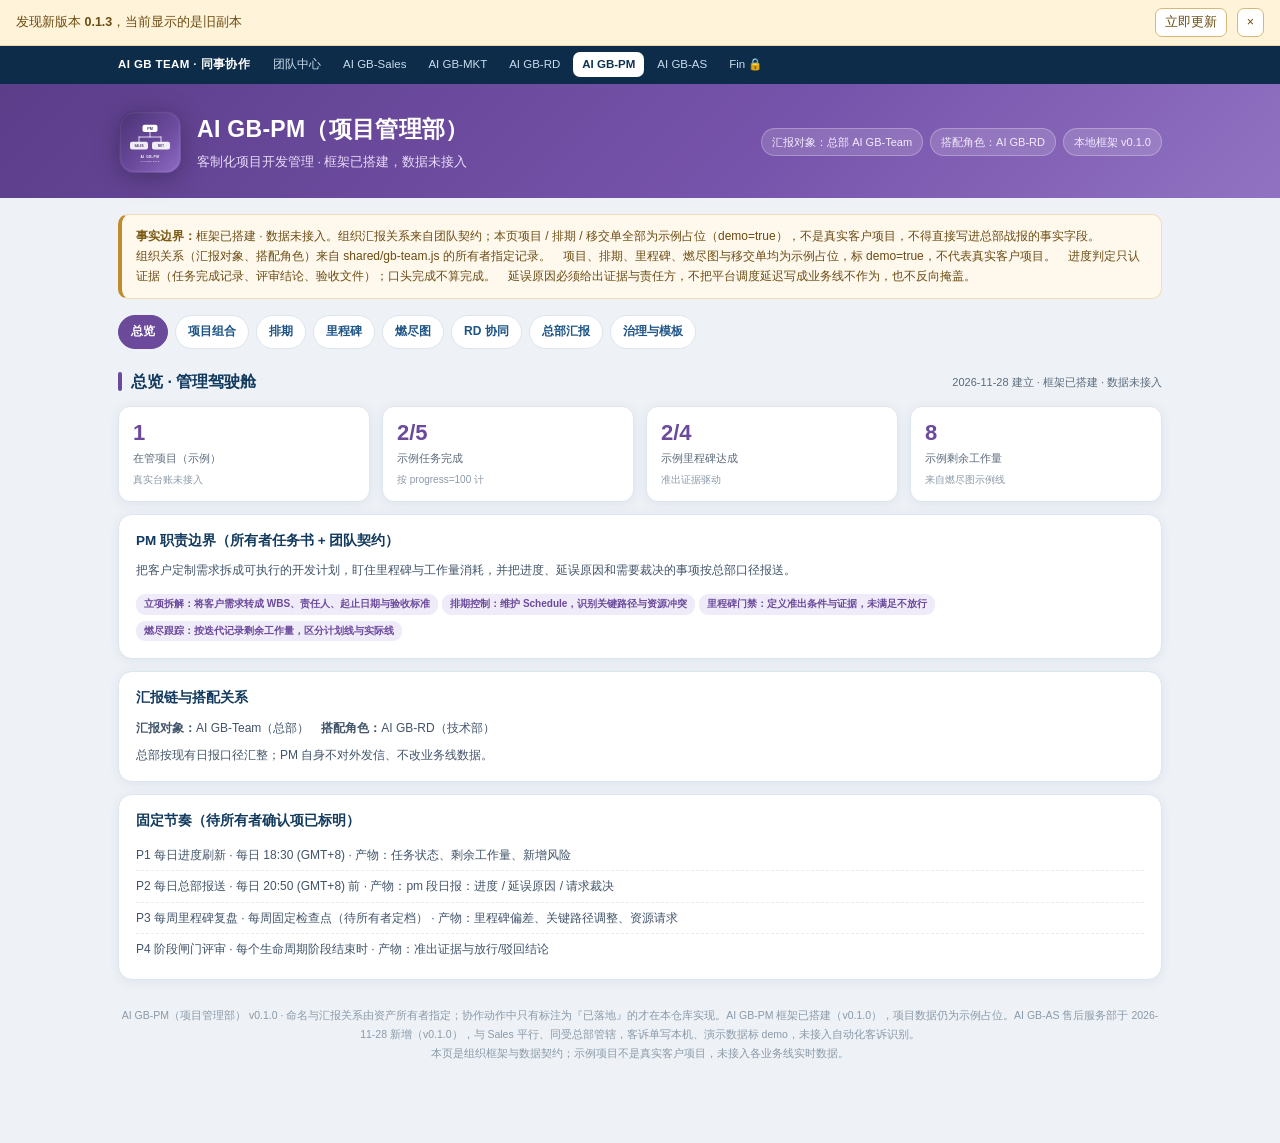
<file: pm/index.html>
<!DOCTYPE html>
<html lang="zh-CN">
<head>
<meta charset="UTF-8">
<meta name="gb-build" content="20261128l">
<meta name="viewport" content="width=device-width, initial-scale=1.0, viewport-fit=cover">
<meta name="theme-color" content="#5b3d8a">
<meta name="robots" content="noindex">
<meta name="description" content="AI GB-PM（项目管理部）· 客制化项目开发管理框架：排期、里程碑、燃尽图、风险与总部汇报">
<meta name="apple-mobile-web-app-capable" content="yes">
<meta name="mobile-web-app-capable" content="yes">
<meta name="apple-mobile-web-app-title" content="AI GB-PM">
<link rel="apple-touch-icon" href="./assets/apple-touch-icon.png">
<link rel="icon" type="image/png" sizes="192x192" href="./assets/icon-192.png">
<link rel="manifest" href="./manifest.webmanifest">
<title>AI GB-PM（项目管理部）</title>
<link rel="stylesheet" href="./style.css">
</head>
<body>
<div class="gb-verb" id="gbVerBar">
  <span class="gb-verb-t">发现新版本 <b id="gbVerNum"></b>，当前显示的是旧副本</span>
  <button type="button" class="gb-verb-go" id="gbVerGo">立即更新</button>
  <button type="button" class="gb-verb-x" id="gbVerX" aria-label="稍后">&#215;</button>
</div>
<div class="gb-bar"><div class="wrap">
  <span class="gb-brand">AI GB TEAM · 同事协作</span>
  <nav aria-label="同事导航">
    <a href="../index.html">团队中心</a>
    <a href="../sales/index.html">AI GB-Sales</a>
    <a href="../marketing/index.html">AI GB-MKT</a>
    <a href="../rd/index.html">AI GB-RD</a>
    <a class="here" href="./index.html">AI GB-PM</a>
    <a href="../as/index.html">AI GB-AS</a>
    <a href="../fin/index.html?v=20261128b">Fin 🔒</a>
  </nav>
</div></div>
<header>
  <div class="wrap hd">
    <img src="./assets/pm-logo.svg" alt="AI GB-PM 徽章" width="72" height="72">
    <div>
      <h1>AI GB-PM（项目管理部）</h1>
      <div class="sub" id="pmSub">客制化项目开发管理 · 框架已搭建，数据未接入</div>
    </div>
    <div class="hd-pills">
      <span class="pill">汇报对象：总部 AI GB-Team</span>
      <span class="pill">搭配角色：AI GB-RD</span>
      <span class="pill" id="verPill"></span>
    </div>
  </div>
</header>

<div class="wrap">
  <div class="notice" id="truthNotice"></div>

  <div class="switcher" id="viewSwitch" role="tablist" aria-label="PM 管理视图"></div>

  <section data-view="overview">
    <div class="sh"><span class="bar"></span><h2>总览 · 管理驾驶舱</h2><span class="hint" id="ovMeta"></span></div>
    <div id="ovBody"></div>
  </section>

  <section data-view="portfolio" hidden>
    <div class="sh"><span class="bar"></span><h2>项目组合</h2><span class="hint">客制化项目台账骨架</span></div>
    <div id="portfolioBody"></div>
  </section>

  <section data-view="schedule" hidden>
    <div class="sh"><span class="bar"></span><h2>开发排期 · Schedule</h2><span class="hint">WBS → 责任 → 起止 → 进度</span></div>
    <div id="scheduleBody"></div>
  </section>

  <section data-view="milestone" hidden>
    <div class="sh"><span class="bar"></span><h2>里程碑 · Milestone</h2><span class="hint">准出条件 + 证据，不以口头完成为准</span></div>
    <div id="milestoneBody"></div>
  </section>

  <section data-view="burndown" hidden>
    <div class="sh"><span class="bar"></span><h2>燃尽图 · Burndown</h2><span class="hint">理想线由剩余工作量与时间跨度计算</span></div>
    <div id="burndownBody"></div>
  </section>

  <section data-view="rd" hidden>
    <div class="sh"><span class="bar"></span><h2>与 AI GB-RD 协同</h2><span class="hint">输入 / 输出 / 闸门 / 移交单</span></div>
    <div id="rdBody"></div>
  </section>

  <section data-view="report" hidden>
    <div class="sh"><span class="bar"></span><h2>向总部汇报</h2><span class="hint">进度、延误原因、请求裁决</span></div>
    <div id="reportBody"></div>
  </section>

  <section data-view="governance" hidden>
    <div class="sh"><span class="bar"></span><h2>治理与模板</h2><span class="hint">角色章程 / RACI / 阶段闸门 / 延误分类</span></div>
    <div id="govBody"></div>
  </section>

  <footer>
    <div id="footMeta"></div>
    <div>本页是组织框架与数据契约；示例项目不是真实客户项目，未接入各业务线实时数据。</div>
  </footer>
</div>

<nav class="gb-tabbar" aria-label="同事切换">
  <a href="/ai-gb-hub/index.html">团队中心</a>
  <a href="/ai-gb-hub/sales/index.html">AI GB-Sales</a>
  <a href="/ai-gb-hub/marketing/index.html">AI GB-MKT</a>
  <a href="/ai-gb-hub/rd/index.html">AI GB-RD</a>
  <a class="here" href="/ai-gb-hub/index.html">AI GB-PM</a>
  <a href="/ai-gb-hub/as/index.html">AI GB-AS</a>
  <a href="/ai-gb-hub/fin/index.html?v=20261128b">Fin 🔒</a>
</nav>

<script src="../shared/gb-team.js"></script>
<script src="./data.js"></script>
<script src="./app.js"></script>
<script src="../shared/tabbar.js?v=20261128l"></script>
<script>
/* 导航自愈：老缓存里的 tabbar.js 只认 5 个标签，会把 PM / AS 删掉。
   检测到底部标签不足 7 个时自动重载一次（每会话只刷一次，不会循环）。 */
(function () {
  function fix() {
    var nav = document.querySelector('.gb-tabbar');
    if (!nav || nav.querySelectorAll('a').length >= 7) return;
    try {
      if (sessionStorage.getItem('gbNavFix')) return;
      sessionStorage.setItem('gbNavFix', '1');
    } catch (e) { return; }
    setTimeout(function () { location.reload(); }, 90);
  }
  window.addEventListener('load', function () { setTimeout(fix, 900); });
})();
</script>
<script src="../shared/gb-bfcache-heal.js?v=20261128l"></script>
</body>
</html>
</file>
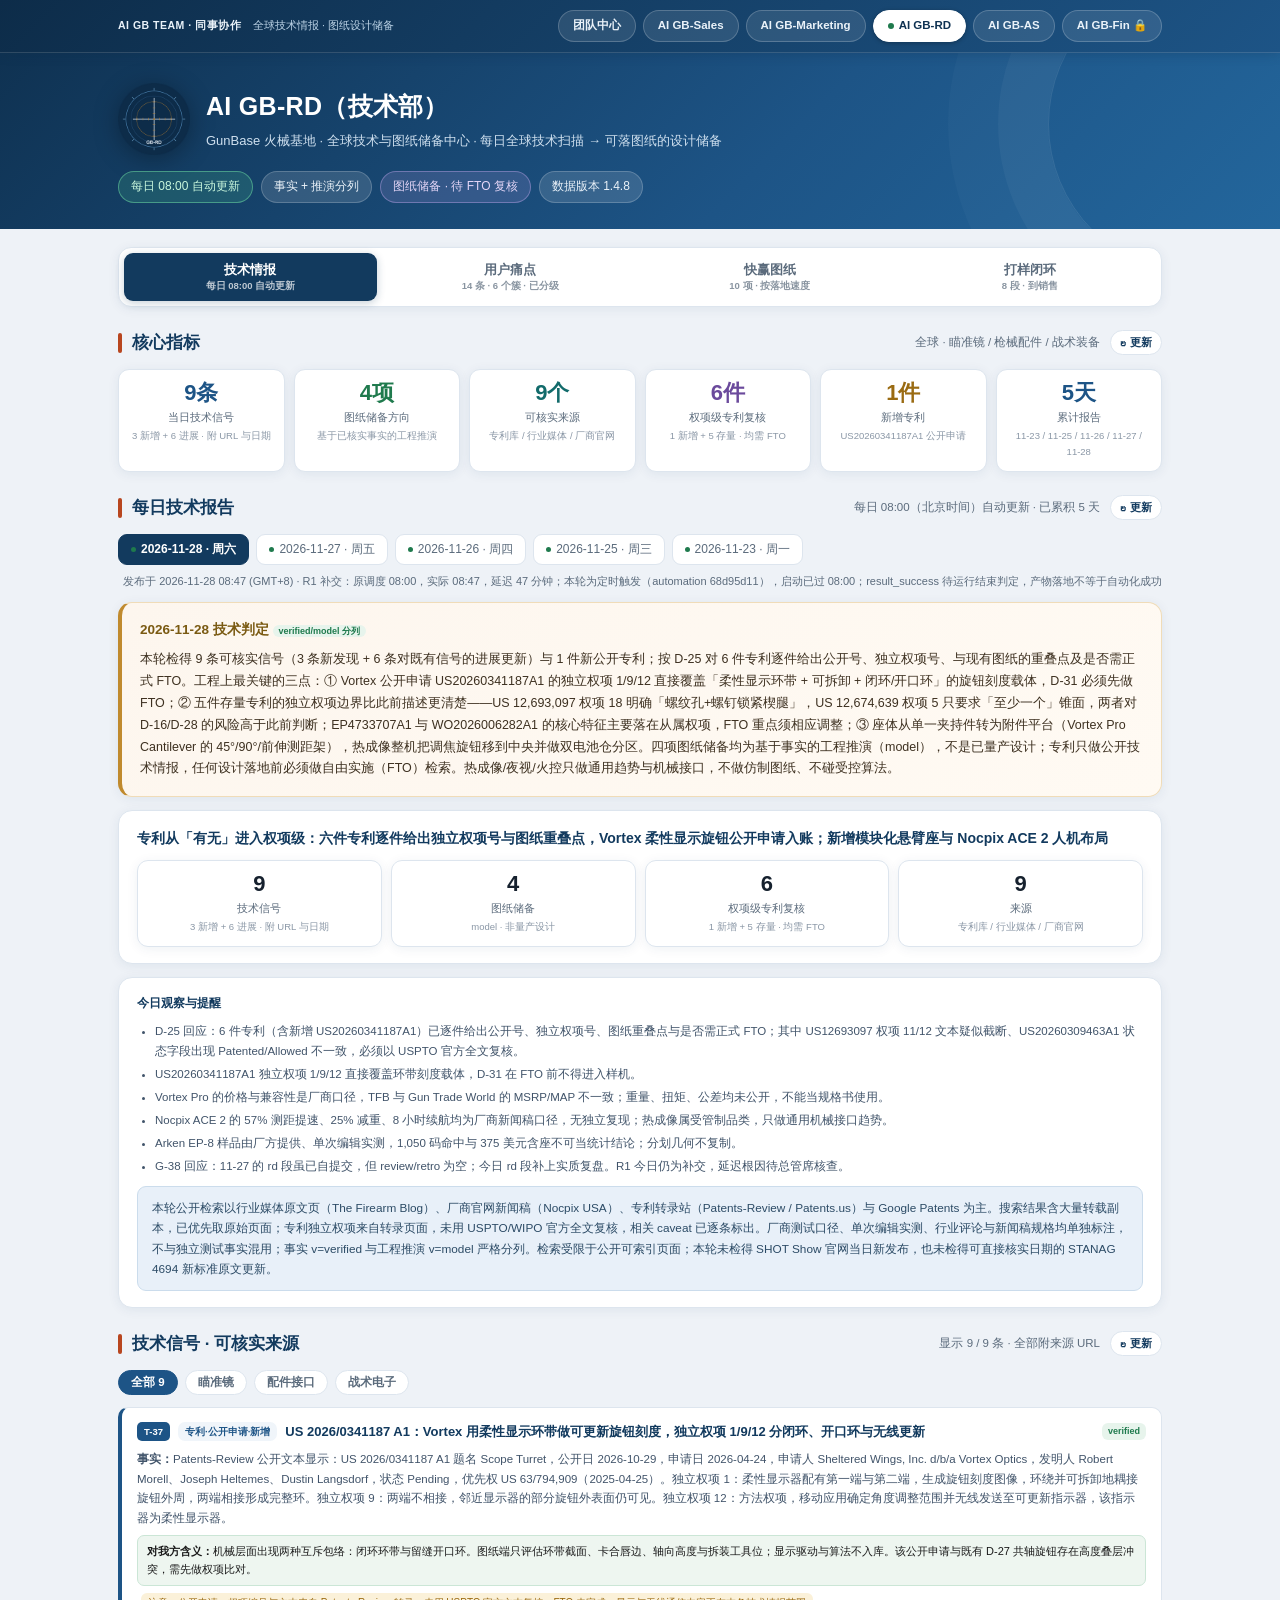
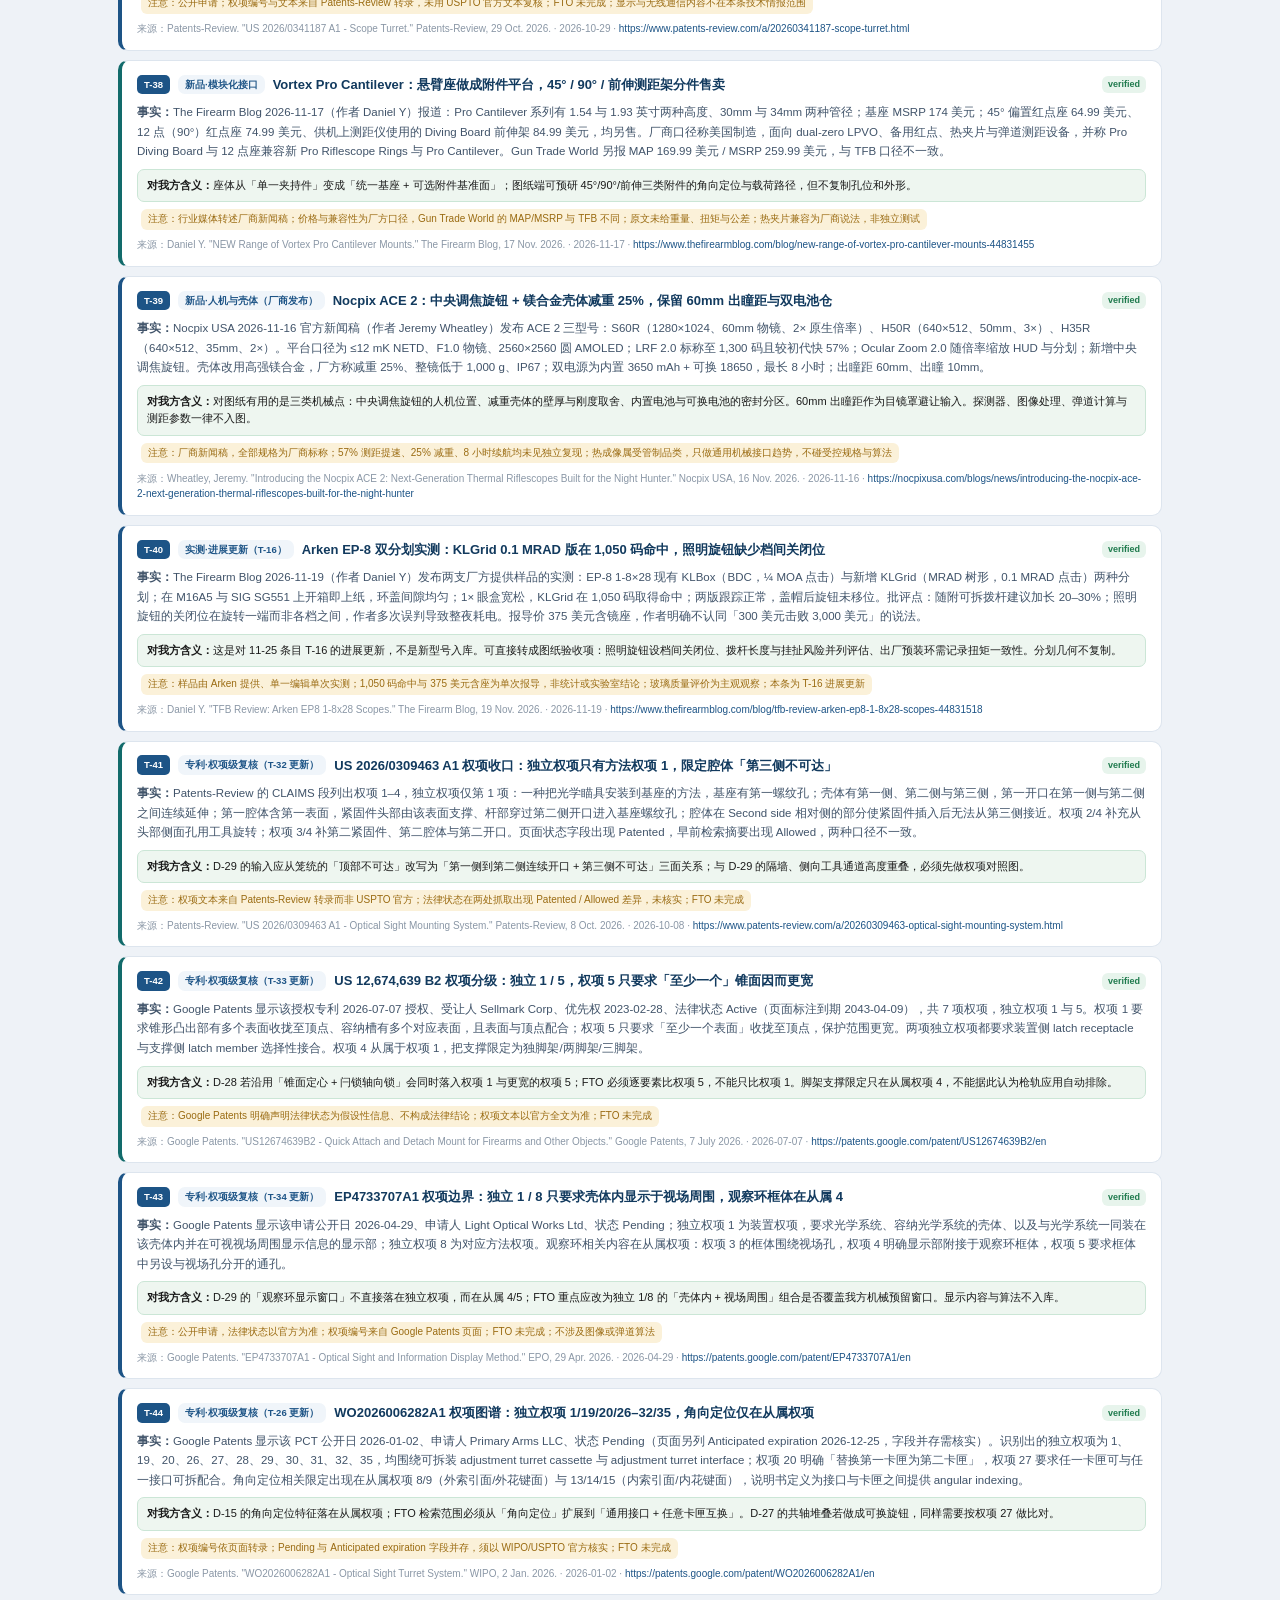
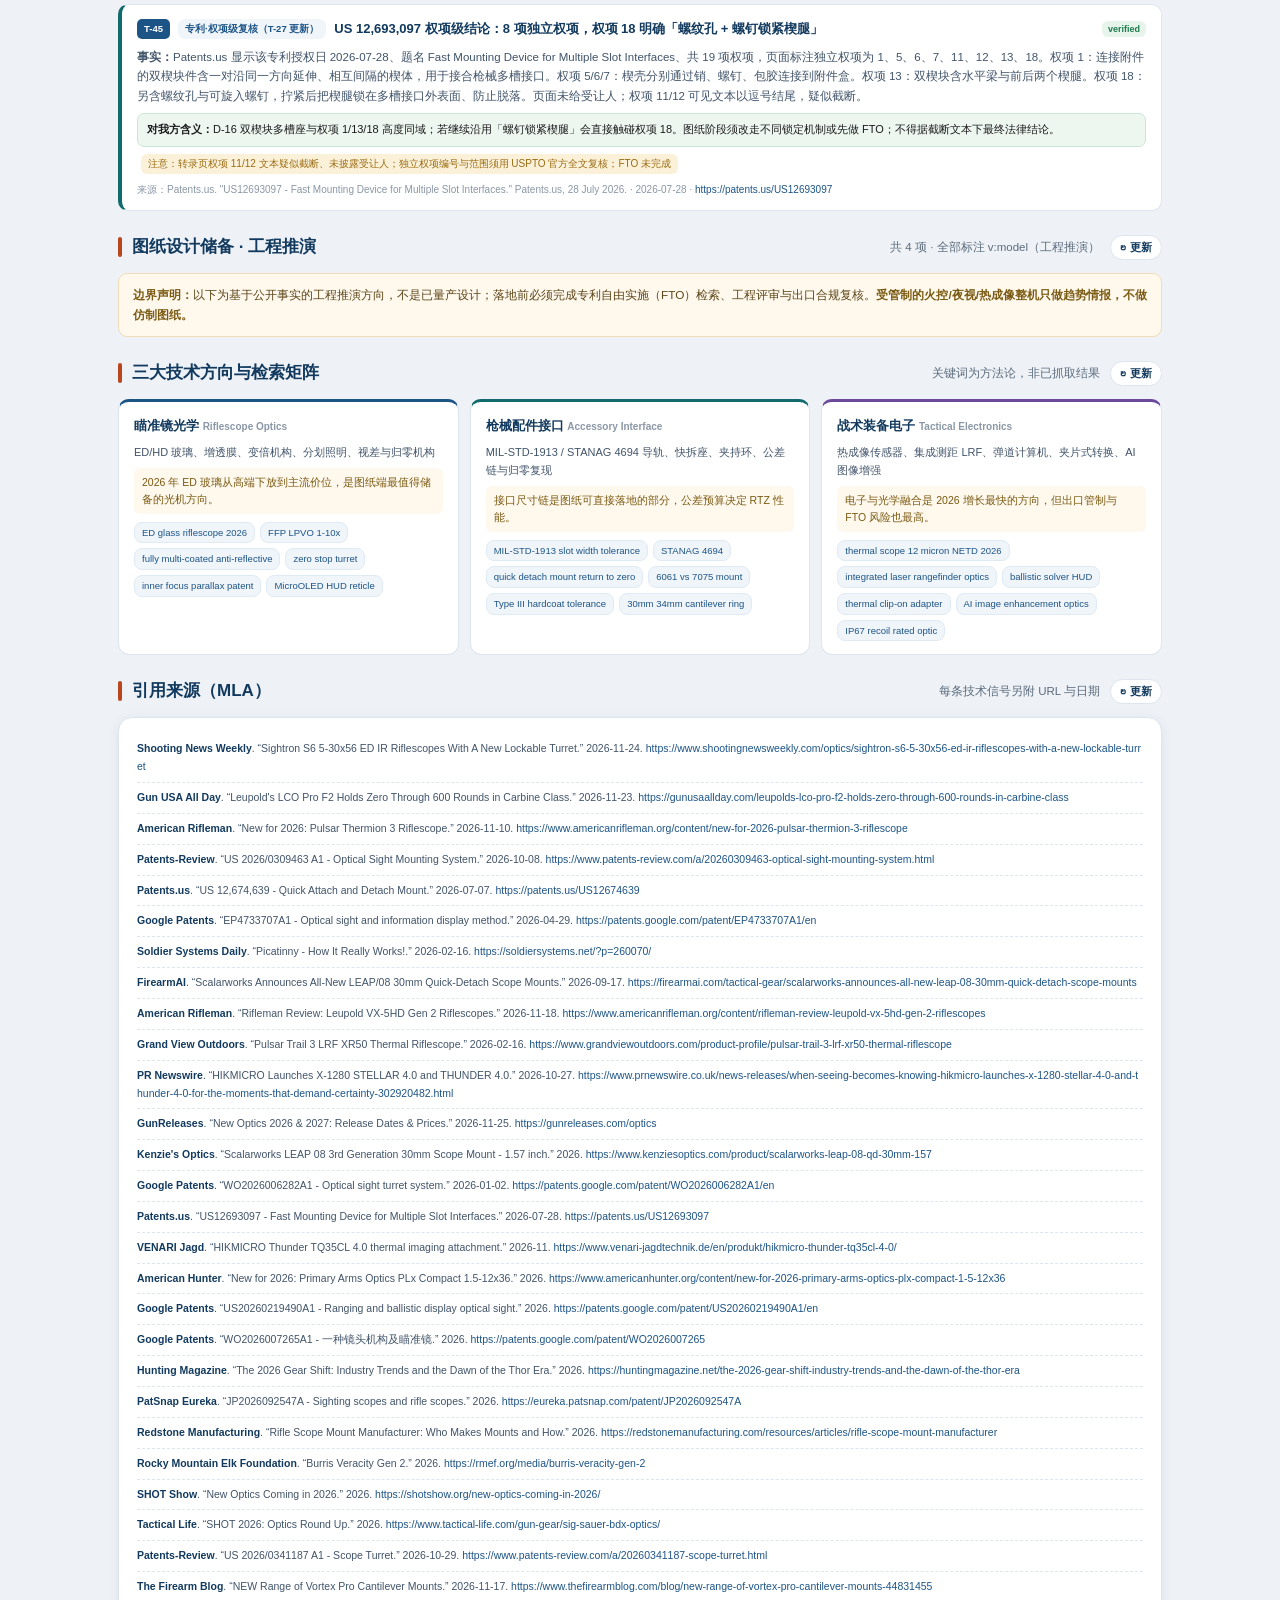
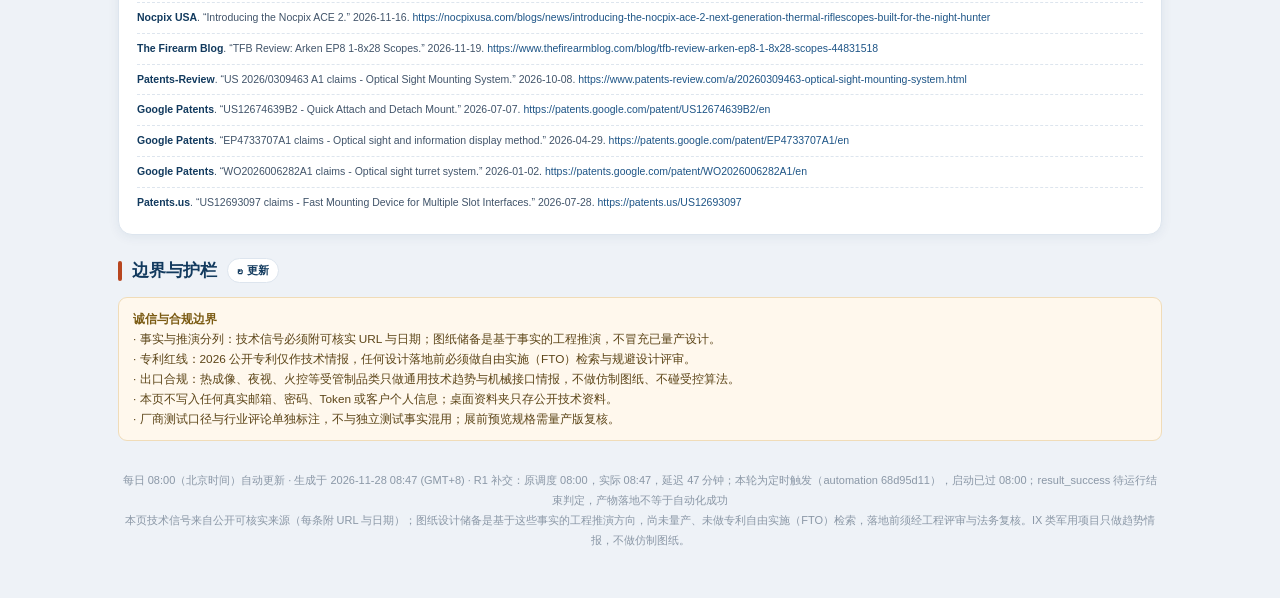
<file: rd/index.html>
<!DOCTYPE html>
<html lang="zh-CN">
<head>
<meta charset="UTF-8">
<meta name="gb-build" content="20261128l">
<meta name="viewport" content="width=device-width, initial-scale=1.0, viewport-fit=cover">
<meta name="theme-color" content="#123a5e">
<meta name="robots" content="noindex">
<link rel="apple-touch-icon" href="./assets/apple-touch-icon.png">
<link rel="icon" type="image/png" sizes="192x192" href="./assets/icon-192.png">
<link rel="manifest" href="./manifest.webmanifest">
<title>AI GB-RD（技术部） · 正在打开最新版</title>
<style>
  html,body{margin:0;height:100%}
  body{background:#eef2f7;color:#1a1a1a;
       font:15px/1.6 -apple-system,BlinkMacSystemFont,"PingFang SC","Hiragino Sans GB","Microsoft YaHei",sans-serif;
       display:flex;align-items:center;justify-content:center;padding:24px}
  .box{max-width:340px;text-align:center}
  .sp{width:26px;height:26px;margin:0 auto 14px;border:3px solid #c9d6e4;border-top-color:#123a5e;
      border-radius:50%;animation:r .8s linear infinite}
  @keyframes r{to{transform:rotate(360deg)}}
  h1{margin:0 0 6px;font-size:16px;font-weight:600;color:#123a5e;letter-spacing:.2px}
  p{margin:0;color:#4a5568;font-size:13px}
  a{color:#123a5e}
</style>
</head>
<body>
<div class="box">
  <div class="sp" id="sp"></div>
  <h1>AI GB-RD（技术部）</h1>
  <p id="msg">正在校验版本…</p>
</div>
<script>
/* 版本门（Gate）
 * ------------------------------------------------------------------
 * 本文件的行为**永不改变**：它只做一件事——现取当前 build，跳到该 build 的
 * 不可变页面 e-<build>.html。因此无论哪一层缓存（浏览器 / CDN / 预览隧道）
 * 把它冻结多久，跳转目标始终是最新那次构建，不会再出现「页面停在几小时前」。
 *
 * 真实页面内容在 app.html（最新一份）与 e-<build>.html（每次构建的不可变快照）。
 * 改版只改 app.html，发布脚本负责生成新的 e-<build>.html 并递增 version.json。
 *
 * 关键细节：GitHub Pages 给**所有**资源（含 .json / .js）下发
 * cache-control: max-age=600，所以取 version.json 必须 cache:'no-store'
 * 且带唯一参数，否则会拿到 10 分钟前的旧 build 号。
 */
(function () {
  var done = false, timer = null;
  var msg = document.getElementById('msg');

  function go(file) {
    if (done) return;
    done = true;
    if (timer) { clearTimeout(timer); timer = null; }
    var h = location.hash || '';
    try { location.replace('./' + file + h); }
    catch (e) { location.href = './' + file + h; }
  }

  /* version.json 取不到时退回 app.html（最新一份，离线时由 SW 缓存兜底） */
  function fallback() { go('app.html'); }

  try {
    timer = setTimeout(fallback, 3000);
    fetch('./version.json?t=' + Date.now(), { cache: 'no-store' })
      .then(function (r) {
        if (!r.ok) throw new Error('version.json ' + r.status);
        return r.json();
      })
      .then(function (v) {
        var b = (v && v.build) ? String(v.build).trim() : '';
        /* build 形如 20261123j；不合规就不猜，走兜底，避免拼出 404 的地址 */
        if (/^[0-9]{8}[a-z]{1,2}$/.test(b)) go('e-' + b + '.html');
        else fallback();
      })
      .catch(fallback);
  } catch (e) { fallback(); }
})();
</script>
<noscript><p style="text-align:center"><a href="./app.html">继续打开 AI GB-RD</a></p></noscript>
<script src="../shared/gb-bfcache-heal.js?v=20261128l"></script>
</body>
</html>
</file>
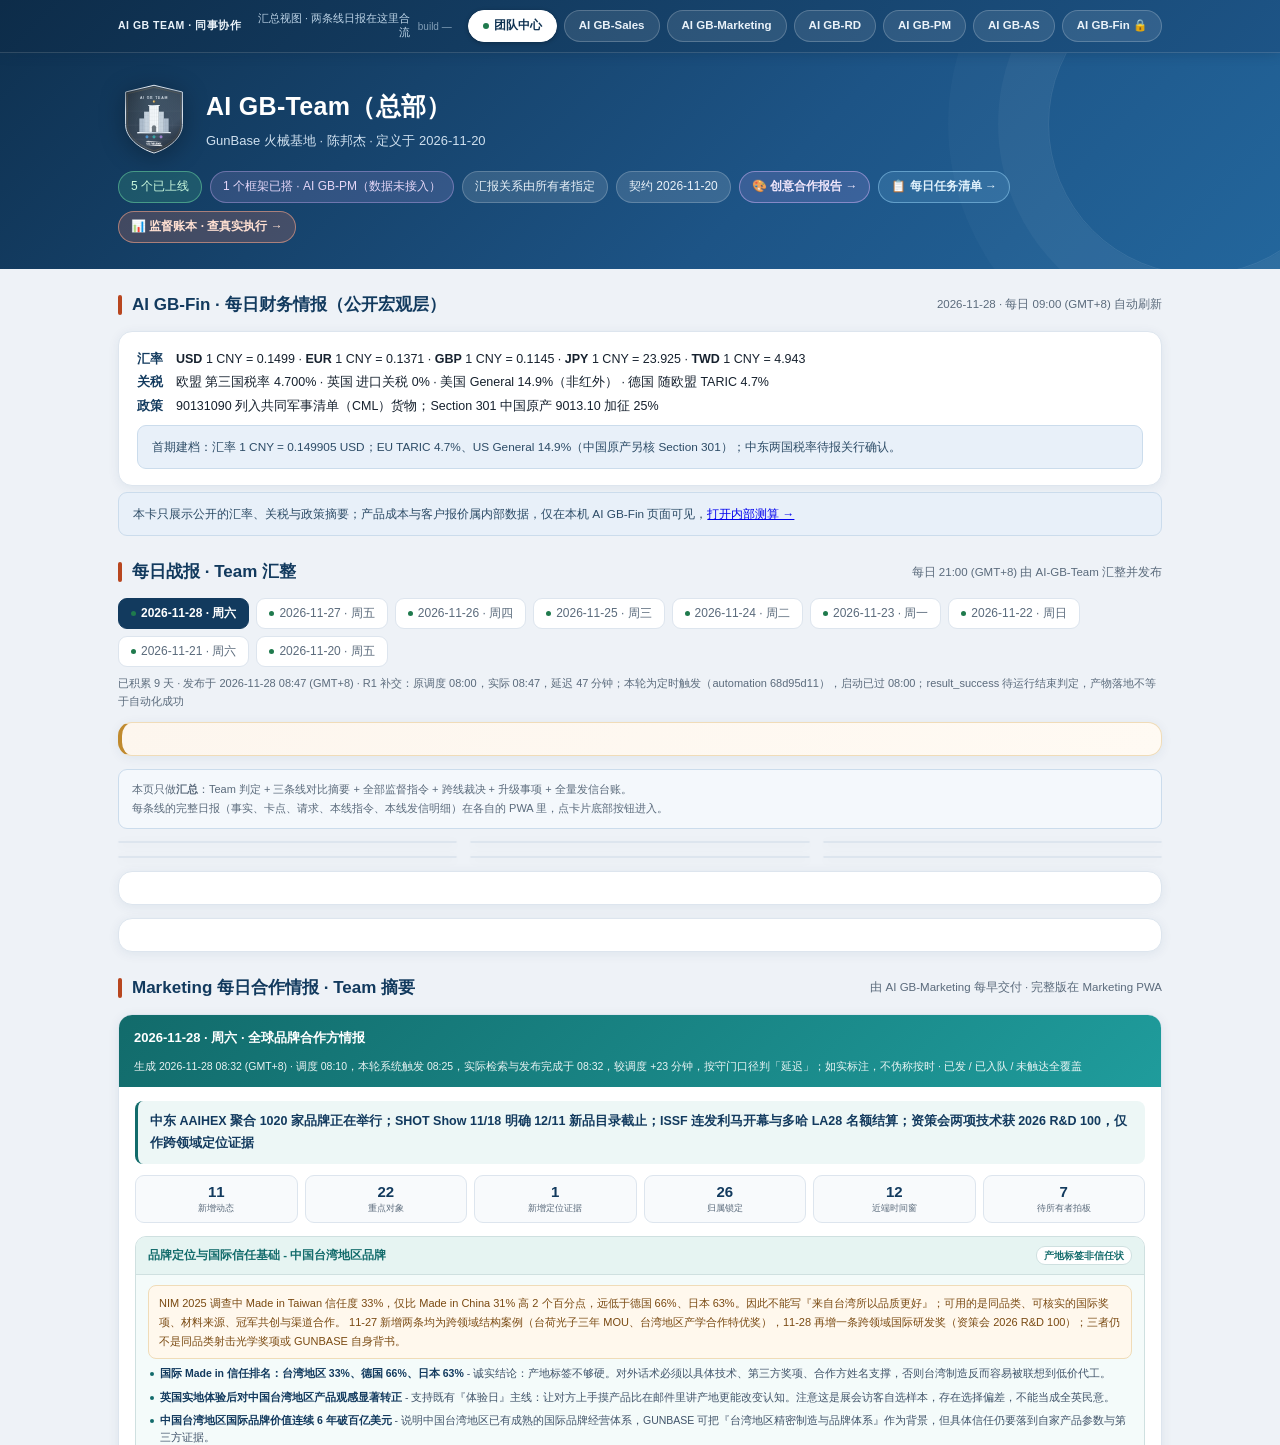
<file: reset/index.html>
<!DOCTYPE html>
<html lang="zh-CN">
<head>
<meta charset="UTF-8">
<meta name="viewport" content="width=device-width, initial-scale=1.0, viewport-fit=cover">
<meta name="theme-color" content="#123a5e">
<meta name="robots" content="noindex">
<title>PWA 一键修复 · 清缓存回新版</title>
<style>
  :root{--navy:#123a5e;--navy2:#1c4c78;--line:#d8e2ec;--ink:#1a1a1a;--muted:#5b6b7b;--ok:#1f7a4d;--warn:#b8461f}
  *{box-sizing:border-box;-webkit-tap-highlight-color:transparent}
  html,body{margin:0;min-height:100%}
  body{background:#eef2f7;color:var(--ink);
       font:15px/1.65 -apple-system,BlinkMacSystemFont,"PingFang SC","Hiragino Sans GB","Microsoft YaHei",sans-serif;
       display:flex;align-items:center;justify-content:center;padding:22px 16px calc(22px + env(safe-area-inset-bottom))}
  .card{width:100%;max-width:420px;background:#fff;border:1px solid var(--line);border-radius:16px;
        box-shadow:0 10px 30px rgba(18,58,94,.10);overflow:hidden}
  .hd{background:var(--navy);color:#fff;padding:16px 18px}
  .hd h1{margin:0;font-size:16px;font-weight:700;letter-spacing:.2px}
  .hd p{margin:4px 0 0;font-size:12px;color:#cfe0f0}
  .bd{padding:16px 18px 18px}
  ol{margin:0 0 14px;padding-left:20px}
  li{margin:0 0 8px;font-size:13.5px;color:var(--muted)}
  li b{color:var(--ink)}
  .stat{display:flex;align-items:center;gap:9px;background:#f4f8fc;border:1px solid var(--line);
        border-radius:10px;padding:10px 12px;font-size:13px;color:var(--navy);margin:0 0 12px}
  .dot{width:9px;height:9px;border-radius:50%;background:#b8c6d4;flex:none}
  .dot.run{background:#e0a020;animation:bl 1s ease-in-out infinite}
  .dot.ok{background:var(--ok)}
  @keyframes bl{50%{opacity:.25}}
  .row{display:flex;gap:9px;flex-wrap:wrap}
  button,a.btn{flex:1 1 140px;appearance:none;border:1px solid var(--navy);background:var(--navy);color:#fff;
        font:600 14px/1 inherit;padding:12px 14px;border-radius:10px;text-align:center;text-decoration:none;cursor:pointer}
  a.btn.ghost{background:#fff;color:var(--navy)}
  .tip{margin:12px 0 0;font-size:12px;color:var(--muted);line-height:1.6}
  .ver{margin-top:10px;font-size:11.5px;color:#8a99a8;text-align:center}
</style>
</head>
<body>
<div class="card">
  <div class="hd">
    <h1>PWA 一键修复</h1>
    <p>清掉手机上锁死的旧界面缓存</p>
  </div>
  <div class="bd">
    <div class="stat"><span class="dot run" id="dot"></span><span id="msg">正在清理…</span></div>
    <ol>
      <li>注销本站全部 <b>Service Worker</b>（旧版离线脚本是最常见的锁死源）</li>
      <li>清空本站全部 <b>Cache Storage</b> 缓存副本</li>
      <li>用带时间戳的新地址重新打开首页，绕开 HTTP 缓存</li>
    </ol>
    <div class="row">
      <a class="btn" id="go" href="../index.html?fresh=1">立即回首页</a>
      <a class="btn ghost" href="javascript:location.reload()">再清一次</a>
    </div>
    <p class="tip" id="tip">清理完会自动跳回首页。若首页仍是旧界面，说明是 iOS 把整个 Web App 冻结在内存里了 —— 见下方「彻底修复」。</p>
    <p class="tip"><b>彻底修复（iOS 30 秒）</b>：<br>① 从多任务里上划划掉这个 App；<br>② 删除桌面图标；<br>③ 用 Safari 打开本站，重新「添加到主屏幕」。</p>
    <div class="ver" id="ver"></div>
  </div>
</div>
<script>
(function () {
  var dot = document.getElementById('dot');
  var msg = document.getElementById('msg');
  var tip = document.getElementById('tip');
  var ver = document.getElementById('ver');
  var go = document.getElementById('go');

  function say(t) { msg.textContent = t; }
  function done(t, ok) {
    say(t);
    dot.className = 'dot ' + (ok === false ? '' : 'ok');
  }

  // 目标地址：默认回首页；若从 404 页带 ?from=/ai-gb-hub/xxx 过来，就回那一页。
  // 一律带时间戳，HTTP 缓存与 SW 缓存的键都变，旧副本不可能再命中。
  var ts = String(Date.now());
  var from = '';
  try { from = new URLSearchParams(location.search).get('from') || ''; } catch (e) { from = ''; }
  var next;
  if (from && from.indexOf('/ai-gb-hub/') === 0 && from.indexOf('/reset/') === -1) {
    next = new URL(from, location.origin);
    next.searchParams.set('_t', ts);          // 保留原 query，再叠一个破缓存参数
  } else {
    next = new URL('../index.html', location.href);
    next.searchParams.set('fresh', ts);
  }
  go.href = next.href;

  var jobs = [];

  // ① 注销 Service Worker
  if ('serviceWorker' in navigator) {
    jobs.push(navigator.serviceWorker.getRegistrations().then(function (rs) {
      return Promise.all(rs.map(function (r) {
        return r.unregister().catch(function () {});
      })).then(function () { return 'sw:' + rs.length; });
    }).catch(function () { return 'sw:err'; }));
  }

  // ② 清 Cache Storage
  if (window.caches && caches.keys) {
    jobs.push(caches.keys().then(function (ks) {
      return Promise.all(ks.map(function (k) {
        return caches.delete(k).catch(function () {});
      })).then(function () { return 'cache:' + ks.length; });
    }).catch(function () { return 'cache:err'; }));
  }

  Promise.all(jobs).then(function (res) {
    var swN = 0, cN = 0;
    res.forEach(function (r) {
      var a = String(r).split(':');
      if (a[0] === 'sw') swN = a[1];
      if (a[0] === 'cache') cN = a[1];
    });
    done('已清理：Service Worker ' + swN + ' 个 / 缓存桶 ' + cN + ' 个', true);
    ver.textContent = '本页是破冰页 · ' + new Date().toLocaleString('zh-CN');
    // 给浏览器 1.2 秒落地注销结果，再跳
    setTimeout(function () {
      location.replace(next.href);
    }, 1200);
  }).catch(function () {
    done('清理未完成，可直接点「立即回首页」', false);
  });
})();
</script>
</body>
</html>
</file>
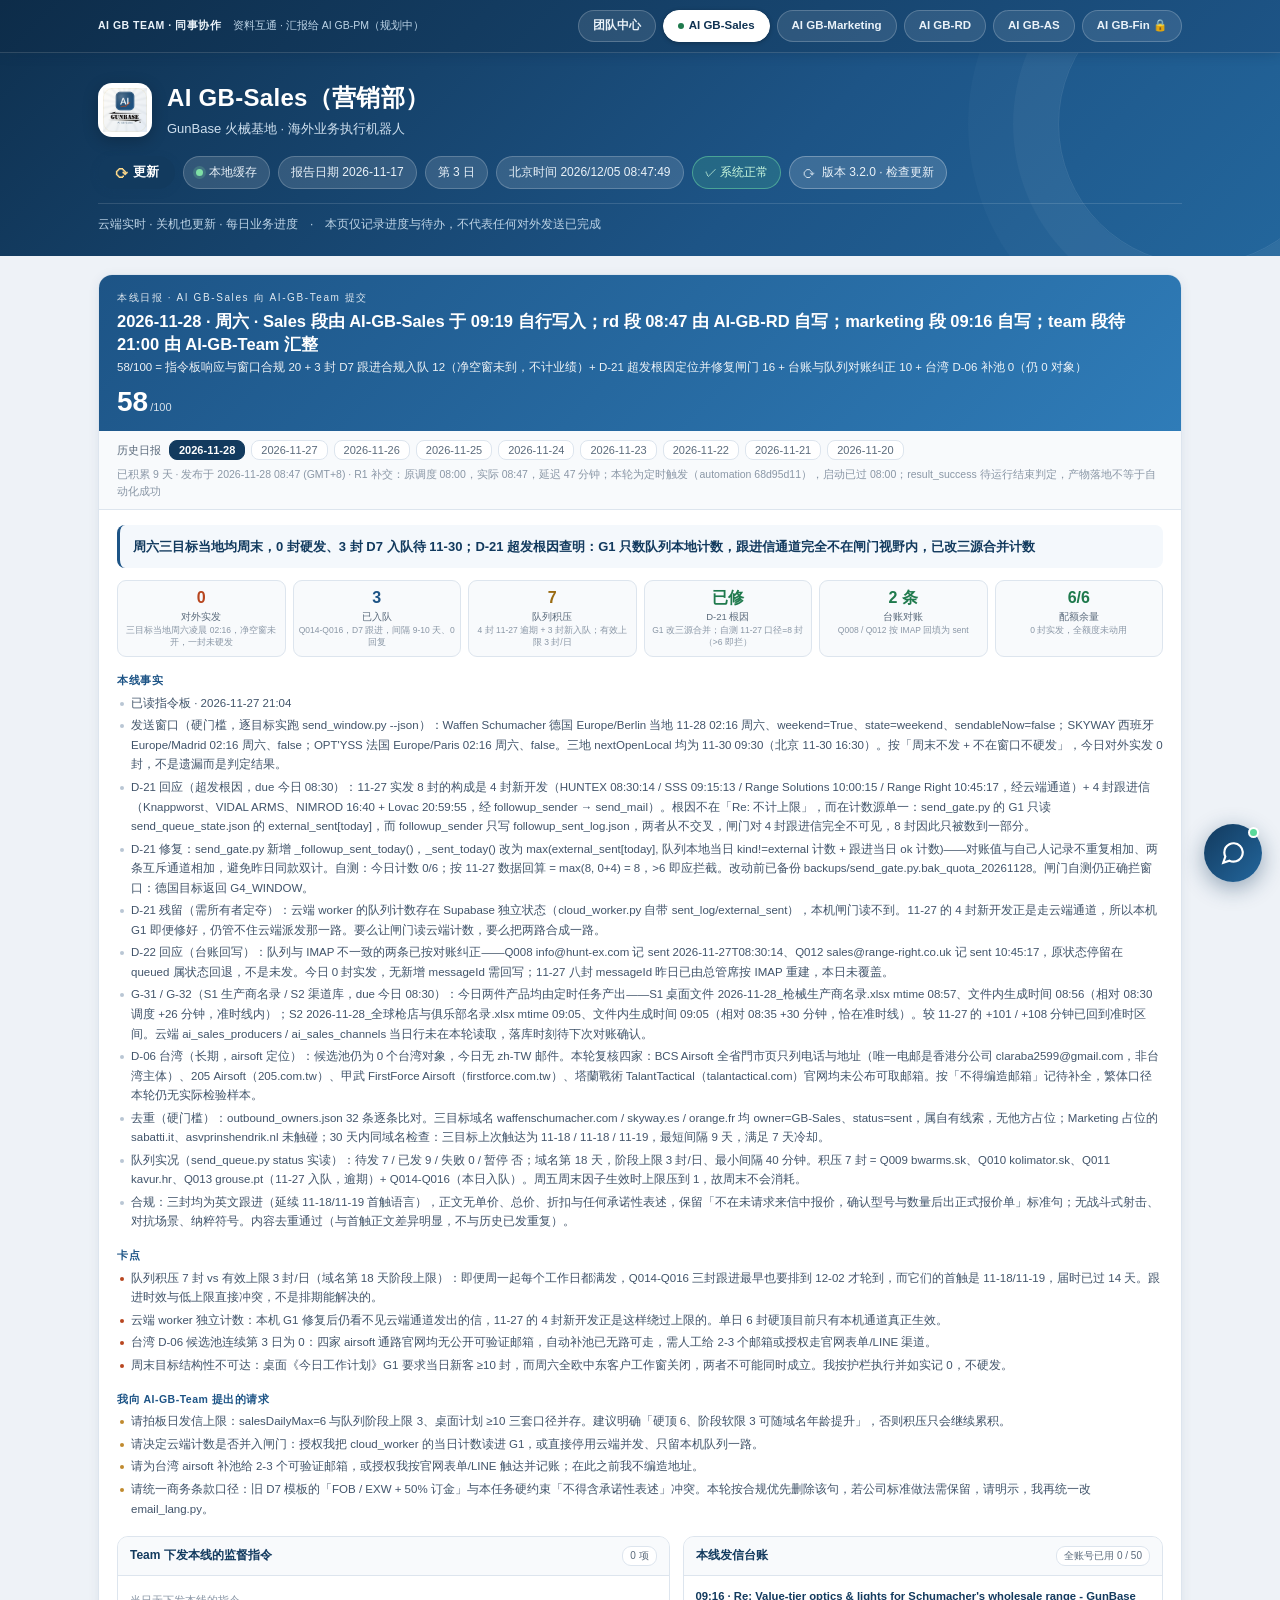
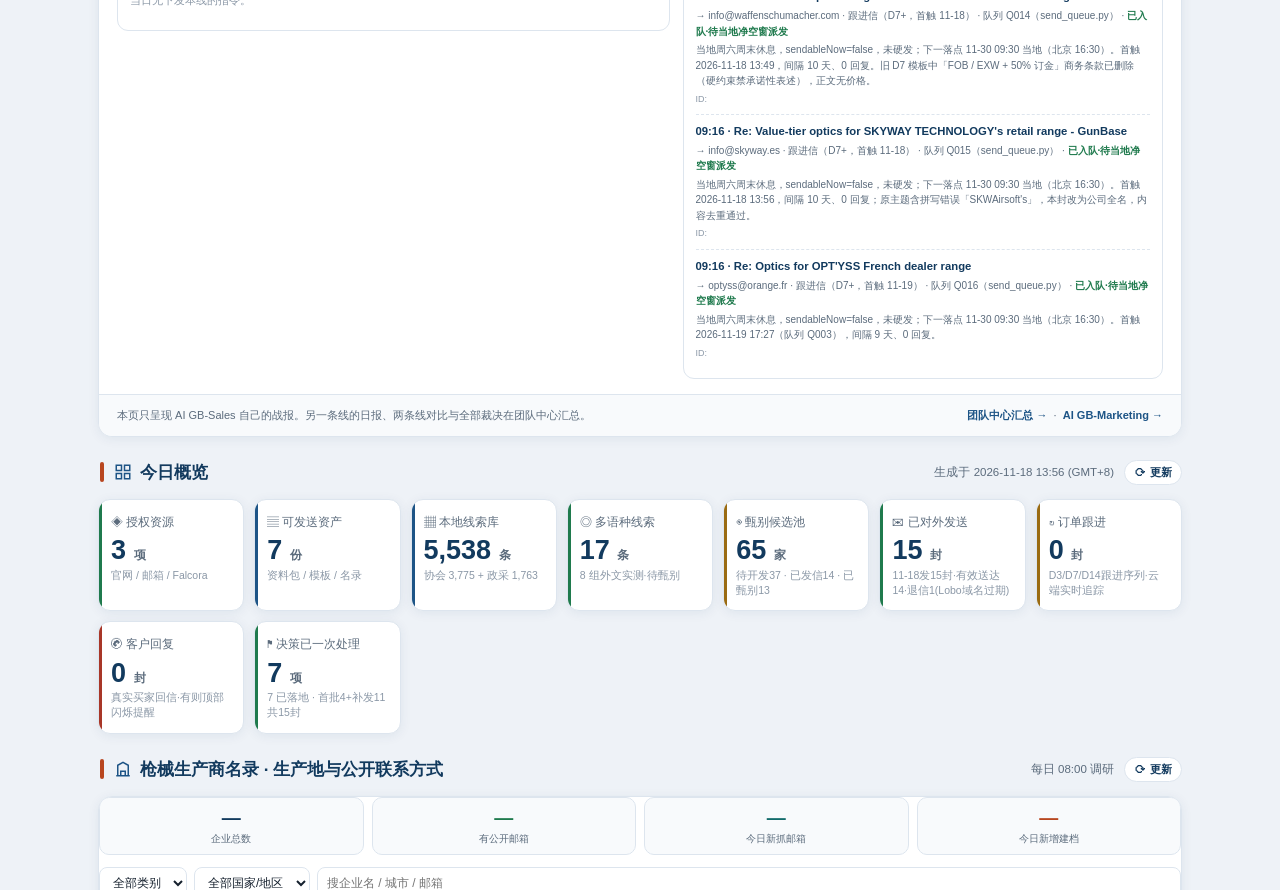
<file: sales/index.html>
<!DOCTYPE html>
<html lang="zh-CN">
<head>
<meta charset="UTF-8">
<meta name="gb-build" content="20261128l">
<meta name="viewport" content="width=device-width, initial-scale=1.0, viewport-fit=cover">
<meta name="theme-color" content="#123a5e">
<meta name="description" content="GunBase AI GB-Sales · 每日业务情报与决策中心">
<meta name="apple-mobile-web-app-capable" content="yes">
<meta name="mobile-web-app-capable" content="yes">
<meta name="apple-mobile-web-app-status-bar-style" content="black-translucent">
<meta name="apple-mobile-web-app-title" content="AI GB-Sales">
<link rel="apple-touch-icon" href="assets/apple-touch-icon.png">
<link rel="apple-touch-icon" sizes="180x180" href="assets/apple-touch-icon.png">
<link rel="icon" type="image/png" sizes="192x192" href="assets/icon-192.png">
<link rel="manifest" href="manifest.webmanifest">
<title>AI GB-Sales（营销部）</title>
<style>
  :root{
    --bg:#eef2f7; --card:#ffffff; --ink:#16212e; --sub:#5b6b7c; --line:#dde5ee;
    --navy:#123a5e; --navy2:#1d5486; --accent:#b8461f; --gold:#c08a2e;
    --green:#1f7a4d; --greenbg:#e7f4ec; --blue:#1d5486; --bluebg:#e8f0f9;
    --amber:#9a6b12; --amberbg:#fbf1d9; --red:#a83628; --redbg:#fbe9e6;
    --purple:#6b4a9c; --purplebg:#f0ebf8; --teal:#126b6b; --tealbg:#e4f2f1;
    --gray:#5b6b7c; --graybg:#eef2f7;
    --shadow:0 2px 12px rgba(18,58,94,.07);
    --r:14px;
  }
  *{box-sizing:border-box;margin:0;padding:0}
  body{background:var(--bg);color:var(--ink);font-family:-apple-system,BlinkMacSystemFont,"Segoe UI","PingFang SC","Hiragino Sans GB","Microsoft YaHei",sans-serif;line-height:1.6;font-size:15px;padding-bottom:96px;-webkit-font-smoothing:antialiased}
  .wrap{max-width:1120px;margin:0 auto;padding:0 18px}
  svg.ic{width:18px;height:18px;flex:0 0 auto;vertical-align:-3px}

  /* ===== Header ===== */
  header{background:linear-gradient(135deg,#0f3252 0%,#1d5486 60%,#23669c 100%);color:#fff;padding:26px 0 22px;position:relative;overflow:hidden}
  header::before{content:"";position:absolute;right:-60px;top:-70px;width:280px;height:280px;border:1px solid rgba(255,255,255,.1);border-radius:50%;box-shadow:0 0 0 45px rgba(255,255,255,.035),0 0 0 90px rgba(255,255,255,.025)}
  .hd-top{display:flex;align-items:center;gap:15px;position:relative;z-index:1}
  .logo{width:54px;height:54px;border-radius:14px;background:#fff;display:flex;align-items:center;justify-content:center;flex:0 0 auto;box-shadow:0 4px 16px rgba(0,0,0,.22)}
  .logo img{width:44px;height:44px;object-fit:contain}
  .hd-title h1{font-size:24px;letter-spacing:.3px;font-weight:750}
  .hd-title .org{font-size:13px;color:#cfe0ef;margin-top:2px}
  .hd-tag{margin-top:16px;display:flex;flex-wrap:wrap;gap:8px;position:relative;z-index:1}
  .pill{background:rgba(255,255,255,.13);border:1px solid rgba(255,255,255,.2);padding:5px 12px;border-radius:20px;font-size:12px;color:#eaf2f9;display:inline-flex;align-items:center;gap:6px}
  .pill.live{background:rgba(90,220,150,.16);border-color:rgba(120,235,170,.45);color:#c9f7dd}
  .dot{display:inline-block;width:7px;height:7px;border-radius:50%;background:#7fe0a6;box-shadow:0 0 0 3px rgba(127,224,166,.2)}
  .hd-meta{margin-top:14px;font-size:12px;color:#bcd3e6;position:relative;z-index:1;border-top:1px solid rgba(255,255,255,.13);padding-top:11px}

  /* ===== Section ===== */
  section{margin-top:22px}
  .sec-h{display:flex;align-items:center;gap:10px;margin-bottom:13px;padding-left:2px}
  .sec-h .bar{width:4px;height:20px;background:var(--accent);border-radius:2px}
  .sec-h h2{font-size:17px;font-weight:750;color:var(--navy);display:flex;align-items:center;gap:8px}
  .sec-h h2 svg{color:var(--navy2)}
  .sec-h .hint{font-size:11.5px;color:var(--sub);margin-left:auto;text-align:right}

  /* ===== KPI ===== */
  .kpis{display:grid;grid-template-columns:repeat(auto-fit,minmax(132px,1fr));gap:10px}
  .kpi{background:var(--card);border:1px solid var(--line);border-radius:12px;padding:13px 12px;box-shadow:var(--shadow);position:relative;overflow:hidden}
  .kpi::before{content:"";position:absolute;left:0;top:0;bottom:0;width:3px}
  .kpi.green::before{background:var(--green)} .kpi.blue::before{background:var(--blue)}
  .kpi.amber::before{background:var(--amber)} .kpi.gray::before{background:var(--gray)} .kpi.red::before{background:var(--red)}
  .kpi .lab{font-size:11.5px;color:var(--sub);display:flex;align-items:center;gap:5px}
  .kpi .lab svg{width:14px;height:14px}
  .kpi .val{font-size:27px;font-weight:800;line-height:1.1;margin:5px 0 2px;color:var(--navy)}
  .kpi .val small{font-size:12px;font-weight:600;color:var(--sub)}
  .kpi .sub{font-size:10.5px;color:#8a97a6;line-height:1.4}

  /* ===== 每日循环：计划 / 复盘 ===== */
  .loop-wrap{display:grid;grid-template-columns:1fr 1fr;gap:14px}
  .loop-col{background:var(--card);border:1px solid var(--line);border-radius:12px;padding:14px 15px;box-shadow:var(--shadow);border-top:3px solid var(--navy2)}
  .loop-col.review{border-top-color:var(--green)}
  .loop-hd{display:flex;align-items:center;gap:8px;margin-bottom:3px}
  .loop-hd .tag{font-size:9.5px;font-weight:700;letter-spacing:.4px;padding:2px 8px;border-radius:10px;background:var(--bluebg);color:var(--navy2)}
  .loop-col.review .loop-hd .tag{background:var(--greenbg);color:var(--green)}
  .loop-hd h3{font-size:14px;color:var(--navy);font-weight:750}
  .loop-meta{font-size:10.5px;color:#8a97a6;margin-bottom:10px}
  .loop-list{list-style:none;padding:0;margin:0;display:flex;flex-direction:column;gap:7px}
  .loop-list li{font-size:11.8px;line-height:1.55;color:#334454;padding-left:14px;position:relative}
  .loop-list li::before{content:"";position:absolute;left:2px;top:7px;width:5px;height:5px;border-radius:50%;background:var(--navy2)}
  .loop-col.review .loop-list li::before{background:var(--green)}
  .loop-list li b{color:var(--navy)}
  .loop-sub{font-size:10.5px;font-weight:700;color:var(--sub);letter-spacing:.3px;margin:11px 0 5px;padding-top:8px;border-top:1px dashed var(--line)}
  .loop-sub:first-child{margin-top:0;padding-top:0;border-top:none}
  .loop-pill{display:inline-block;font-size:10px;padding:1px 7px;border-radius:9px;margin-left:5px;font-weight:700}
  .loop-pill.ok{background:var(--greenbg);color:var(--green)}
  .loop-pill.no{background:#fdeceb;color:#b8461f}
  .loop-pill.wait{background:#fff3e0;color:#b8461f}
  .loop-empty{font-size:11.5px;color:#8a97a6;font-style:italic;line-height:1.6}

  /* ===== 进度总览 / 图表 ===== */
  .overview{display:grid;grid-template-columns:230px 1fr;gap:14px}
  .ov-gauge{padding:16px;display:flex;flex-direction:column;align-items:center;justify-content:center;text-align:center}
  .gauge{position:relative;width:150px;height:150px}
  .gauge svg{transform:rotate(-90deg);width:150px;height:150px}
  .gauge .g-track{fill:none;stroke:#eaf0f6;stroke-width:14}
  .gauge .g-val{fill:none;stroke-width:14;stroke-linecap:round;transition:stroke-dashoffset .8s ease}
  .gauge .g-num{position:absolute;inset:0;display:flex;flex-direction:column;align-items:center;justify-content:center}
  .gauge .g-num b{font-size:30px;font-weight:800;color:var(--navy);line-height:1}
  .gauge .g-num span{font-size:11px;color:var(--sub);margin-top:3px}
  .gauge-cap{font-size:12px;color:var(--sub);margin-top:10px;line-height:1.5}
  .gauge-cap b{color:var(--navy)}
  .ov-pipe{padding:14px 16px}
  .pipe-head{display:flex;align-items:center;justify-content:space-between;margin-bottom:12px}
  .pipe-head b{font-size:13.5px;color:var(--navy)}
  .pipe-head .ovall{font-size:11.5px;color:var(--sub)}
  .steps{display:flex;align-items:flex-start;gap:0;overflow-x:auto;padding-bottom:4px}
  .step{flex:1;min-width:96px;position:relative;text-align:center;padding:0 4px}
  .step::after{content:"";position:absolute;top:13px;left:50%;width:100%;height:3px;background:var(--line);z-index:0}
  .step:last-child::after{display:none}
  .step.done::after{background:#8fd0ac}
  .step .sc{position:relative;z-index:1;width:27px;height:27px;border-radius:50%;margin:0 auto 7px;display:flex;align-items:center;justify-content:center;font-size:12px;font-weight:800;background:#eef2f7;color:var(--gray);border:2px solid var(--line)}
  .step.done .sc{background:var(--green);color:#fff;border-color:var(--green)}
  .step.doing .sc{background:var(--blue);color:#fff;border-color:var(--blue);box-shadow:0 0 0 4px var(--bluebg)}
  .step .sname{font-size:11.5px;font-weight:700;color:var(--navy);line-height:1.3}
  .step .smetric{font-size:10px;color:var(--sub);margin-top:3px;line-height:1.35;min-height:26px}
  .step .sbar{height:5px;background:#eef2f7;border-radius:4px;margin-top:7px;overflow:hidden}
  .step .sbar i{display:block;height:100%;border-radius:4px}
  .step .spct{font-size:10px;color:var(--sub);margin-top:3px;font-weight:700}
  .step.done .sbar i{background:var(--green)} .step.doing .sbar i{background:var(--blue)} .step.todo .sbar i{background:#c8d3de}
  .legend{display:flex;gap:14px;margin-top:12px;font-size:10.5px;color:var(--sub);flex-wrap:wrap}
  .legend span{display:inline-flex;align-items:center;gap:5px}
  .legend i{width:9px;height:9px;border-radius:50%;display:inline-block}
  .charts-row{display:grid;grid-template-columns:1fr 1fr;gap:14px;margin-top:14px}
  .chart-card{padding:14px 16px}
  .chart-tt{font-size:13px;font-weight:700;color:var(--navy);margin-bottom:3px;display:flex;align-items:center;gap:7px}
  .chart-sub{font-size:10.5px;color:var(--sub);margin-bottom:12px}
  .frow{display:flex;align-items:center;gap:9px;margin:7px 0}
  .frow .fl{font-size:11px;color:var(--sub);width:78px;flex:0 0 auto;text-align:right;line-height:1.3}
  .frow .ftrack{flex:1;background:#f1f5f9;border-radius:5px;height:22px;position:relative;overflow:hidden}
  .frow .fbar{height:100%;border-radius:5px;display:flex;align-items:center;padding-left:8px;min-width:34px;transition:width .7s ease}
  .frow .fbar span{font-size:10.5px;font-weight:700;color:#fff;white-space:nowrap}
  .frow .fn{font-size:11.5px;font-weight:800;color:var(--navy);width:42px;flex:0 0 auto}
  .frow .ffall{font-size:9.5px;color:#9aa8b6;width:52px;flex:0 0 auto;text-align:right}
  .langbar{display:flex;align-items:center;gap:8px;margin:8px 0}
  .langbar .lb-code{background:var(--navy);color:#fff;font-size:10px;font-weight:700;padding:2px 6px;border-radius:4px;width:30px;text-align:center;flex:0 0 auto}
  .langbar .lb-name{font-size:11px;color:var(--sub);width:30px;flex:0 0 auto}
  .langbar .lb-track{flex:1;background:#f1f5f9;border-radius:4px;height:14px;position:relative}
  .langbar .lb-fill{height:100%;border-radius:4px;transition:width .7s ease}
  .langbar .lb-grade{font-size:11px;font-weight:800;width:26px;text-align:center;flex:0 0 auto}
  .grade-A2{color:var(--green)} .grade-Bp2{color:var(--blue)} .grade-B2{color:var(--blue)} .grade-Bm2{color:var(--amber)} .grade-D2{color:var(--red)}
  .src-row{display:flex;gap:8px;margin-top:10px;padding-top:10px;border-top:1px dashed var(--line)}
  .src-chip{flex:1;background:#f6f9fc;border-radius:8px;padding:8px 10px}
  .src-chip b{font-size:16px;color:var(--navy);font-weight:800;display:block;line-height:1.1}
  .src-chip span{font-size:10px;color:var(--sub)}
  .chart-foot{font-size:10.5px;color:#8a97a6;margin-top:9px;line-height:1.6;padding:0 2px}

  /* ===== SWOT ===== */
  .swot{display:grid;grid-template-columns:1fr 1fr;gap:14px}
  .swot-card{background:var(--card);border:1px solid var(--line);border-radius:var(--r);box-shadow:var(--shadow);overflow:hidden}
  .swot-head{padding:13px 16px;display:flex;align-items:center;gap:10px;color:#fff}
  .swot-head .badge-l{font-size:26px;font-weight:800;line-height:1;opacity:.9}
  .swot-head .tt{font-size:14.5px;font-weight:700}
  .swot-head .en{font-size:11px;opacity:.8;letter-spacing:.5px}
  .sw-s .swot-head{background:linear-gradient(135deg,#1f7a4d,#2d9c66)}
  .sw-w .swot-head{background:linear-gradient(135deg,#a83628,#c9543f)}
  .sw-o .swot-head{background:linear-gradient(135deg,#1d5486,#2f7cb8)}
  .sw-a .swot-head{background:linear-gradient(135deg,#6b4a9c,#9068c4)}
  .swot-body{padding:8px 10px}
  .swot-item{display:flex;gap:10px;padding:9px 8px;border-bottom:1px solid #f0f3f7}
  .swot-item:last-child{border-bottom:none}
  .swot-item .lv{width:8px;height:8px;border-radius:50%;margin-top:7px;flex:0 0 auto}
  .lv.high{background:#e05a3d} .lv.mid{background:#e0a52e} .lv.low{background:#9fb0c0}
  .swot-item .tx b{font-size:13px;color:var(--navy);display:block}
  .swot-item .tx span{font-size:11.8px;color:var(--sub);line-height:1.5;display:block;margin-top:1px}
  .lvtag{font-size:9.5px;padding:1px 6px;border-radius:8px;margin-left:6px;font-weight:600;vertical-align:1px}
  .lvtag.high{background:#fbe9e6;color:#a83628} .lvtag.mid{background:#fbf1d9;color:#9a6b12} .lvtag.low{background:#eef2f7;color:#5b6b7c}

  /* ===== Search checklist ===== */
  .search-card{background:var(--card);border:1px solid var(--line);border-radius:var(--r);box-shadow:var(--shadow);overflow:hidden}
  .search-sum{padding:13px 16px;background:linear-gradient(90deg,#e8f0f9,#f4f8fc);border-bottom:1px solid var(--line);font-size:13px;color:#294b6b;display:flex;gap:9px;align-items:flex-start}
  .search-sum svg{color:var(--blue);margin-top:2px}
  .lang-grid{display:grid;grid-template-columns:repeat(3,1fr);gap:10px;padding:14px}
  .lang{border:1px solid var(--line);border-radius:10px;padding:11px 12px;background:#fcfdfe}
  .lang-top{display:flex;align-items:center;gap:8px}
  .lang-code{background:var(--navy);color:#fff;font-size:11px;font-weight:700;padding:2px 7px;border-radius:5px}
  .lang-name{font-size:13px;font-weight:700;color:var(--navy)}
  .grade{margin-left:auto;font-size:14px;font-weight:800;padding:1px 8px;border-radius:6px}
  .grade.A{background:var(--greenbg);color:var(--green)} .grade.Bp,.grade.B{background:var(--bluebg);color:var(--blue)}
  .grade.Bm{background:var(--amberbg);color:var(--amber)} .grade.D{background:var(--redbg);color:var(--red)}
  .lang-kw{font-family:ui-monospace,Menlo,Consolas,monospace;font-size:10.5px;color:#5a7186;background:#f2f6fa;border-radius:5px;padding:5px 7px;margin:8px 0 6px;word-break:break-word;line-height:1.4}
  .lang-note{font-size:11px;color:var(--sub);line-height:1.5}
  .lang-note b{color:var(--green)}
  .search-next{padding:0 14px 14px}
  .search-next h4{font-size:12.5px;color:var(--navy);margin-bottom:7px;display:flex;align-items:center;gap:6px}
  .search-next ol{padding-left:20px}
  .search-next li{font-size:12px;color:#334454;margin:4px 0}

  /* ===== table / generic ===== */
  .card{background:var(--card);border:1px solid var(--line);border-radius:var(--r);box-shadow:var(--shadow);overflow:hidden}
  table{width:100%;border-collapse:collapse;font-size:13px}
  th{background:#f6f9fc;color:var(--navy);text-align:left;font-weight:650;padding:10px 13px;border-bottom:1px solid var(--line);white-space:nowrap;font-size:12px}
  td{padding:10px 13px;border-bottom:1px solid #eef2f6;vertical-align:top}
  tr:last-child td{border-bottom:none}
  .badge{display:inline-block;padding:2px 9px;border-radius:12px;font-size:11px;font-weight:600;white-space:nowrap}
  .b-green{background:var(--greenbg);color:var(--green)} .b-blue{background:var(--bluebg);color:var(--blue)}
  .b-amber{background:var(--amberbg);color:var(--amber)} .b-red{background:var(--redbg);color:var(--red)}
  .b-gray{background:var(--graybg);color:var(--gray)}
  .addr{font-family:ui-monospace,Menlo,Consolas,monospace;font-size:11.5px;color:var(--navy2);word-break:break-all}
  .yes{color:var(--green);font-weight:600;font-size:12px} .no{color:var(--red);font-weight:600;font-size:12px}

  /* ===== timeline ===== */
  .tl{position:relative;padding-left:22px}
  .tl::before{content:"";position:absolute;left:6px;top:6px;bottom:6px;width:2px;background:var(--line)}
  .tl-item{position:relative;margin-bottom:16px}
  .tl-item:last-child{margin-bottom:0}
  .tl-item::before{content:"";position:absolute;left:-20px;top:5px;width:12px;height:12px;border-radius:50%;background:#fff;border:3px solid var(--navy2);box-shadow:0 0 0 3px var(--card)}
  .tl-item.blue::before{border-color:var(--blue)} .tl-item.green::before{border-color:var(--green)}
  .tl-date{font-size:11.5px;font-weight:700;color:var(--accent);letter-spacing:.4px}
  .tl-title{font-size:14.5px;font-weight:700;color:var(--navy);margin:1px 0 6px}
  .tl-body{background:#f8fafc;border:1px solid var(--line);border-radius:9px;padding:11px 14px}
  .tl-body ul{margin:0;padding-left:17px}
  .tl-body li{margin:4px 0;color:#334454;font-size:12.8px}

  /* ===== decisions ===== */
  .result-box{background:linear-gradient(135deg,#f0f8f3,#eef5fb);border:1px solid #cfe6d8;border-radius:12px;padding:14px 16px;margin-bottom:12px}
  .result-box .rb-h{font-size:14px;font-weight:700;color:var(--navy);margin-bottom:3px;display:flex;align-items:center;gap:7px}
  .result-box .rb-note{font-size:11.8px;color:var(--sub);line-height:1.65;margin-bottom:11px}
  .result-list{display:grid;grid-template-columns:repeat(2,1fr);gap:8px}
  .res-item{background:#fff;border:1px solid var(--line);border-radius:9px;padding:9px 11px;display:flex;gap:9px;align-items:flex-start}
  .res-item .ri-badge{font-size:9.5px;font-weight:700;letter-spacing:.3px;padding:2px 7px;border-radius:10px;white-space:nowrap;flex:0 0 auto;margin-top:1px}
  .res-item .ri-badge.done{background:var(--greenbg);color:var(--green)}
  .res-item .ri-badge.wait{background:#fff3e0;color:#b8461f}
  .res-item .ri-body{min-width:0}
  .res-item .ri-q{font-size:11px;color:var(--sub);margin-bottom:2px}
  .res-item .ri-d{font-size:12px;color:var(--navy);font-weight:700;line-height:1.4}
  .res-item .ri-t{font-size:10.8px;color:var(--sub);line-height:1.5;margin-top:3px}
  .res-item .ri-by{font-size:9.5px;color:#8a99a8;margin-top:4px;letter-spacing:.3px}
  .subhint{font-size:11px;color:#8a99a8;margin:2px 0 9px;padding-left:2px}
  .dec-grid{display:grid;grid-template-columns:repeat(3,1fr);gap:12px}
  .dec{background:var(--card);border:1px solid var(--line);border-top:3px solid var(--gold);border-radius:12px;padding:14px;box-shadow:var(--shadow);display:flex;flex-direction:column}
  .dec .num{font-size:10.5px;color:var(--gold);font-weight:700;letter-spacing:1px;display:flex;align-items:center;gap:6px}
  .dec .picked{font-size:10px;color:var(--sub);background:#f2f5f9;border-radius:10px;padding:1px 7px;font-weight:600;letter-spacing:0}
  .dec .picked.on{background:var(--greenbg);color:var(--green)}
  .dec h3{font-size:14px;color:var(--navy);margin:3px 0 7px}
  .dec .ctx{font-size:12px;color:var(--sub);line-height:1.6;margin-bottom:9px}
  .dec-opts{display:flex;flex-direction:column;gap:6px;margin-top:auto}
  .opt-btn{display:flex;align-items:flex-start;gap:8px;text-align:left;font-family:inherit;font-size:11.8px;line-height:1.5;background:#f6f9fc;border:1px solid var(--line);border-left:3px solid #c7d4e2;padding:8px 10px;border-radius:0 8px 8px 0;color:#334454;cursor:pointer;transition:all .15s;width:100%}
  .opt-btn:hover{background:var(--bluebg);border-left-color:var(--navy2)}
  .opt-btn .tick{width:15px;height:15px;flex:0 0 auto;border:1.5px solid #aebccb;border-radius:50%;margin-top:1px;display:flex;align-items:center;justify-content:center;background:#fff}
  .opt-btn .tick::after{content:"";width:7px;height:7px;border-radius:50%;background:transparent}
  .opt-btn.sel{background:var(--greenbg);border-color:#b9e0ca;border-left-color:var(--green);color:#1b5e3c;font-weight:600}
  .opt-btn.sel .tick{border-color:var(--green);background:var(--green)}
  .opt-btn.sel .tick::after{background:#fff}
  .dec-send-bar{margin-top:13px;background:linear-gradient(90deg,#eef5fb,#f4f9f5);border:1px solid var(--line);border-radius:12px;padding:12px 14px;display:flex;align-items:center;gap:12px;flex-wrap:wrap}
  .dec-send-bar .dinfo{flex:1;min-width:150px;font-size:12px;color:var(--sub);line-height:1.5}
  .dec-send-bar .dinfo b{color:var(--navy);font-size:13px}
  .btn-send-dec{background:linear-gradient(135deg,#1f7a4d,#2d9c66);color:#fff;border:none;border-radius:9px;padding:10px 18px;font-size:13px;font-weight:700;cursor:pointer;font-family:inherit;display:inline-flex;align-items:center;gap:7px;box-shadow:0 3px 10px rgba(31,122,77,.25);transition:transform .15s;white-space:nowrap}
  .btn-send-dec:active{transform:scale(.97)}
  .btn-send-dec:disabled{background:#b9c6d2;box-shadow:none;cursor:default}
  .btn-send-dec svg{width:16px;height:16px}
  .btn-send-dec.sent{background:var(--navy2);box-shadow:none}

  /* ===== channel mix ===== */
  .chan-wrap{display:grid;grid-template-columns:1fr 1.15fr;gap:12px}
  .chan-card{padding:15px 17px;box-shadow:var(--shadow)}
  .chan-donut-wrap{display:flex;align-items:center;gap:16px;flex-wrap:wrap}
  .chan-donut{width:170px;height:170px;flex:0 0 auto;position:relative}
  .chan-donut svg{width:100%;height:100%;transform:rotate(-90deg)}
  .chan-donut .cd-c{position:absolute;inset:0;display:flex;flex-direction:column;align-items:center;justify-content:center;pointer-events:none}
  .chan-donut .cd-c b{font-size:24px;font-weight:800;color:var(--navy);line-height:1}
  .chan-donut .cd-c span{font-size:10.5px;color:var(--sub);margin-top:3px}
  .chan-legend{flex:1;min-width:150px;display:flex;flex-direction:column;gap:7px}
  .chan-lg{display:flex;align-items:center;gap:7px;font-size:11.5px;color:#334454}
  .chan-lg i{width:9px;height:9px;border-radius:2px;flex:0 0 auto}
  .chan-lg b{color:var(--navy);font-weight:700;margin-left:auto;font-variant-numeric:tabular-nums}
  .chan-lg .pc{color:var(--sub);font-size:10.5px;min-width:38px;text-align:right;font-variant-numeric:tabular-nums}
  .chan-head{font-size:13.5px;color:var(--navy);font-weight:700;margin-bottom:2px}
  .chan-sub{font-size:10.5px;color:var(--sub);line-height:1.6;margin-bottom:11px}
  .chan-row{display:grid;grid-template-columns:104px 1fr 78px;align-items:center;gap:9px;margin:11px 0}
  .chan-row .nm{font-size:11px;color:var(--sub);line-height:1.35}
  .chan-row .nm>span{display:block;white-space:nowrap;overflow:hidden;text-overflow:ellipsis}
  .chan-row .nm .attr-tag{margin-left:0;margin-top:2px;font-size:9px}
  .chan-track{height:16px;background:#eef2f7;border-radius:5px;position:relative;overflow:hidden}
  .chan-track .tot{position:absolute;left:0;top:0;bottom:0;border-radius:5px;opacity:.28}
  .chan-track .snt{position:absolute;left:0;top:0;bottom:0;border-radius:5px}
  .chan-row .vv{font-size:10.8px;color:var(--navy);font-weight:700;text-align:right;font-variant-numeric:tabular-nums}
  .chan-row .vv em{font-style:normal;color:var(--green)}
  .chan-axis{display:flex;justify-content:space-between;font-size:9.5px;color:#9aa7b5;margin:2px 0 0 113px}
  .chan-note{margin-top:11px;background:#fdf6ea;border:1px solid #f0dfb8;border-radius:9px;padding:9px 11px;color:#6b4e12;font-size:11px;line-height:1.65}
  /* 合并口径归因条 */
  .chan-merged{grid-column:1/-1;background:linear-gradient(180deg,#f5f9fd,#eef4fa);border:1px solid #d7e4f0;border-radius:11px;padding:13px 16px;margin-bottom:2px}
  .chan-merged .cm-top{display:flex;align-items:center;justify-content:space-between;gap:10px;flex-wrap:wrap}
  .chan-merged .cm-title{font-size:13px;font-weight:800;color:var(--navy)}
  .chan-merged .cm-badge{font-size:10px;font-weight:700;color:#fff;background:#1d5486;border-radius:20px;padding:2px 9px}
  .chan-merged .cm-sub{font-size:10.5px;color:var(--sub);margin:3px 0 10px;line-height:1.5}
  .cm-bar{display:flex;height:26px;border-radius:7px;overflow:hidden;border:1px solid #dbe6f0}
  .cm-seg{display:flex;align-items:center;justify-content:center;color:#fff;font-size:10.5px;font-weight:700;white-space:nowrap;overflow:hidden}
  .cm-legend{display:flex;gap:14px;flex-wrap:wrap;margin-top:9px}
  .cm-li{display:flex;align-items:center;gap:6px;font-size:11px;color:#334454}
  .cm-li i{width:9px;height:9px;border-radius:2px;flex:0 0 auto}
  .cm-li b{color:var(--navy);font-variant-numeric:tabular-nums}
  .cm-li .cm-pc{color:var(--sub)}
  .cm-insight{margin-top:9px;background:#fff;border:1px solid #e2ecf5;border-radius:8px;padding:8px 11px;color:#1d4f7c;font-size:11px;line-height:1.6}
  /* 归因角标 */
  .attr-tag{display:inline-block;font-size:9.5px;line-height:1.4;padding:1px 5px;border-radius:4px;margin-left:5px;white-space:nowrap;font-weight:700}
  .attr-tag.google{background:#e6f0fa;color:#155595;border:1px solid #c6dcf0}
  .attr-tag.name{background:#eef1f4;color:#4a5a68;border:1px solid #dbe2e9}
  .attr-tag.platform{background:#f0f2f4;color:#78848f;border:1px solid #e2e6ea}
  .chan-lg .attr-tag{margin-left:0}

  /* ===== decision gate (owner only) ===== */
  .dec-lock{background:var(--redbg);border:1px solid #f0c4bd;color:var(--red);border-radius:10px;padding:11px 14px;font-size:12px;line-height:1.65;margin-bottom:12px}
  .dec-lock b{font-weight:750}
  .dec-lock .lk-ico{vertical-align:-2px;margin-right:5px}
  .dec-lock code{background:#fff;border:1px dashed #e0a99f;border-radius:4px;padding:1px 5px;font-size:11px;color:var(--navy)}
  .dec .cp{display:inline-block;font-size:9.5px;font-weight:700;letter-spacing:.2px;color:#fff;background:var(--accent);border-radius:10px;padding:2px 8px;margin-bottom:5px}
  .opt-btn.locked{opacity:.6;cursor:not-allowed;background:#f2f5f9;border-left-color:#c8d3de;color:var(--sub)}
  .opt-btn.locked:hover{background:#f2f5f9;border-left-color:#c8d3de}
  .opt-btn .lockmini{margin-left:auto;flex:0 0 auto;width:13px;height:13px;opacity:.55}
  .owner-badge{font-size:10.5px;color:var(--green);background:var(--greenbg);border:1px solid #b9e0ca;border-radius:10px;padding:2px 9px;font-weight:600}

  /* ===== rules / assets ===== */
  .rules-wrap{display:grid;grid-template-columns:1.25fr 1fr;gap:12px}
  .rules-card{background:var(--card);border:1px solid var(--line);border-radius:12px;padding:15px 17px;box-shadow:var(--shadow)}
  .rules-card h3{font-size:13.5px;color:var(--navy);margin-bottom:9px;display:flex;align-items:center;gap:8px}
  .rules-card ol{margin:0;padding-left:18px}
  .rules-card li{font-size:12.3px;color:#334454;margin:6px 0}
  .quote-box{background:#fdf6ea;border:1px solid #f0dfb8;border-radius:12px;padding:14px 17px;color:#6b4e12;font-size:12.5px;line-height:1.7}
  .quote-box h3{font-size:13.5px;color:#8a5f0e;margin-bottom:8px;display:flex;align-items:center;gap:8px}
  .assets-grid{display:grid;grid-template-columns:1fr 1fr;gap:9px}
  .asset{display:flex;gap:10px;align-items:flex-start;background:var(--card);border:1px solid var(--line);border-radius:9px;padding:10px 12px;box-shadow:var(--shadow)}
  .asset .ic{width:28px;height:28px;flex:0 0 auto;border-radius:7px;background:var(--bluebg);color:var(--blue);display:flex;align-items:center;justify-content:center;font-size:11px;font-weight:800}
  .asset .nm{font-size:12.3px;font-weight:650;color:var(--navy);word-break:break-all}
  .asset .ds{font-size:11px;color:var(--sub);margin-top:2px;line-height:1.5}
  .note{background:#fbe9e6;border:1px solid #f3cfc9;color:var(--red);border-radius:9px;padding:10px 14px;font-size:12px;margin-top:12px;line-height:1.6}

  footer{text-align:center;color:#90a0b0;font-size:11px;margin-top:26px;line-height:1.8}
  footer .src{max-width:840px;margin:0 auto 8px;font-size:10px;color:#a2afbd}

  @media(max-width:920px){
    .kpis{grid-template-columns:repeat(4,1fr)}
    .lang-grid{grid-template-columns:repeat(2,1fr)}
    .overview{grid-template-columns:1fr}
    .loop-wrap{grid-template-columns:1fr}
    .ov-gauge{flex-direction:row;gap:18px;justify-content:flex-start;text-align:left}
    .gauge-cap{margin-top:0;text-align:left}
  }
  @media(max-width:720px){
    .charts-row{grid-template-columns:1fr}
    .swot{grid-template-columns:1fr}
    .dec-grid{grid-template-columns:1fr}
    .result-list{grid-template-columns:1fr}
    .rules-wrap,.assets-grid{grid-template-columns:1fr}
    .lang-grid{grid-template-columns:1fr 1fr}
    table{font-size:11.5px} th,td{padding:8px 8px}
    .hd-title h1{font-size:19px}
    .kpis{grid-template-columns:repeat(3,1fr)}
  }
  @media(max-width:420px){ .kpis{grid-template-columns:repeat(2,1fr)} .lang-grid{grid-template-columns:1fr} }

  /* ===== 对话面板 ===== */
  .chat-fab{position:fixed;right:18px;bottom:calc(18px + env(safe-area-inset-bottom));width:58px;height:58px;border-radius:50%;background:linear-gradient(135deg,#123a5e,#23669c);color:#fff;border:none;box-shadow:0 6px 22px rgba(18,58,94,.42);display:flex;align-items:center;justify-content:center;cursor:pointer;z-index:900;transition:transform .2s}
  .chat-fab:active{transform:scale(.92)}
  .chat-fab svg{width:26px;height:26px}
  .chat-fab .dotc{position:absolute;top:3px;right:3px;width:11px;height:11px;background:#5ad89a;border:2px solid #fff;border-radius:50%}
  .chat-panel{position:fixed;right:18px;bottom:calc(88px + env(safe-area-inset-bottom));width:min(380px,calc(100vw - 36px));height:min(560px,calc(100vh - 150px));background:#fff;border:1px solid var(--line);border-radius:16px;box-shadow:0 14px 44px rgba(12,34,56,.28);z-index:901;display:none;flex-direction:column;overflow:hidden}
  .chat-panel.show{display:flex;animation:pop .18s ease-out}
  @keyframes pop{from{opacity:0;transform:translateY(10px) scale(.98)}to{opacity:1;transform:none}}
  .chat-hd{background:linear-gradient(135deg,#0f3252,#1d5486);color:#fff;padding:13px 15px;display:flex;align-items:center;gap:10px;flex:0 0 auto}
  .chat-hd .av{width:36px;height:36px;border-radius:50%;background:#fff;display:flex;align-items:center;justify-content:center;flex:0 0 auto}
  .chat-hd .av img{width:30px;height:30px;border-radius:50%}
  .chat-hd .ti b{font-size:14px;display:block} .chat-hd .ti span{font-size:10.5px;color:#bcd3e6;display:flex;align-items:center;gap:5px}
  .chat-hd .x{margin-left:auto;background:rgba(255,255,255,.15);border:none;color:#fff;width:28px;height:28px;border-radius:50%;font-size:17px;cursor:pointer;line-height:1}
  .chat-intro{margin:10px 12px 4px;background:#eef5fb;border:1px solid #d3e4f2;border-radius:9px;padding:9px 11px;font-size:11.3px;color:#33526f;line-height:1.55;flex:0 0 auto}
  .chat-intro b{color:var(--navy)}
  .chat-msgs{flex:1 1 auto;overflow-y:auto;padding:8px 12px;background:#f7f9fc}
  .msg{max-width:88%;padding:8px 11px;border-radius:12px;font-size:12.5px;line-height:1.55;margin:7px 0;word-break:break-word}
  .msg.bot{background:#fff;border:1px solid var(--line);border-bottom-left-radius:3px;color:#2c3e50}
  .msg.me{background:var(--navy2);color:#fff;border-bottom-right-radius:3px;margin-left:auto}
  .msg .mt{font-size:9.5px;opacity:.65;display:block;margin-top:3px}
  .quick{padding:6px 12px 2px;display:flex;gap:6px;flex-wrap:wrap;flex:0 0 auto}
  .quick button{background:#eef2f7;border:1px solid var(--line);color:var(--navy2);font-size:10.8px;padding:5px 9px;border-radius:14px;cursor:pointer;font-family:inherit}
  .quick button:hover{background:var(--bluebg)}
  .chat-input{padding:9px 12px 12px;border-top:1px solid var(--line);display:flex;gap:7px;flex:0 0 auto}
  .chat-input textarea{flex:1;resize:none;height:40px;border:1px solid var(--line);border-radius:9px;padding:9px 10px;font-family:inherit;font-size:12.5px;line-height:1.4;outline:none;color:var(--ink)}
  .chat-input textarea:focus{border-color:var(--navy2)}
  .chat-input button{background:var(--navy);color:#fff;border:none;border-radius:9px;padding:0 14px;font-size:12.5px;font-weight:600;cursor:pointer;font-family:inherit;flex:0 0 auto}
  .chat-input button:disabled{opacity:.5;cursor:default}

  /* toast / update */
  .upd-btn{background:rgba(255,255,255,.14);border:1px solid rgba(255,255,255,.28);color:#eaf2f9;cursor:pointer;font-family:inherit;font-size:12px;display:inline-flex;align-items:center;gap:6px;transition:background .2s;padding:5px 12px;border-radius:20px}
  .upd-btn:hover{background:rgba(255,255,255,.26)}
  .upd-btn:disabled{opacity:.6;cursor:default}
  .upd-btn.has-new{background:rgba(240,180,60,.28);border-color:rgba(255,205,90,.6);color:#ffe6ad;animation:pulse 1.6s infinite}
  .upd-ic{font-size:14px;line-height:1;display:inline-block}
  .upd-btn.spin .upd-ic{animation:spin 1s linear infinite}
  @keyframes spin{to{transform:rotate(360deg)}}
  @keyframes pulse{0%,100%{box-shadow:0 0 0 0 rgba(255,205,90,.35)}50%{box-shadow:0 0 0 6px rgba(255,205,90,0)}}
  .update-toast,.toast{position:fixed;top:16px;left:50%;transform:translateX(-50%) translateY(-80px);background:#123a5e;color:#fff;padding:10px 18px;border-radius:24px;font-size:12.5px;box-shadow:0 6px 20px rgba(18,58,94,.3);z-index:1001;opacity:0;transition:all .3s;pointer-events:none;white-space:nowrap;max-width:90vw;overflow:hidden;text-overflow:ellipsis}
  .update-toast.show,.toast.show{transform:translateX(-50%) translateY(0);opacity:1}
  .update-dialog{position:fixed;inset:0;background:rgba(12,28,45,.5);z-index:1002;display:none;align-items:center;justify-content:center;padding:20px;backdrop-filter:blur(2px)}
  .update-dialog.show{display:flex}
  .ud-card{background:#fff;border-radius:16px;padding:24px 22px 20px;max-width:400px;width:100%;box-shadow:0 20px 50px rgba(0,0,0,.25);text-align:center}
  .ud-icon{width:50px;height:50px;border-radius:50%;background:var(--bluebg);color:var(--blue);font-size:25px;display:flex;align-items:center;justify-content:center;margin:0 auto 12px}
  .ud-card h3{font-size:17px;color:var(--navy);margin-bottom:4px}
  .ud-ver{font-size:12px;color:var(--sub);margin-bottom:14px}
  .ud-list{text-align:left;background:#f6f9fc;border-radius:9px;padding:12px 14px 12px 30px;margin:0 0 18px;color:#334454;font-size:12.5px;line-height:1.7}
  .ud-actions{display:flex;gap:10px}
  .ud-actions button{flex:1;padding:10px;border-radius:9px;font-size:13px;font-weight:600;cursor:pointer;border:none}
  .ud-later{background:#eef2f7;color:var(--sub)} .ud-go{background:var(--navy);color:#fff}

  /* a2hs */
  .a2hs{position:fixed;left:12px;right:12px;bottom:calc(12px + env(safe-area-inset-bottom));z-index:880;background:#fff;border:1px solid var(--line);border-radius:14px;box-shadow:0 6px 26px rgba(18,58,94,.18);padding:11px 14px;display:none;align-items:center;gap:11px}
  .a2hs.show{display:flex}
  .a2hs .aicon{width:40px;height:40px;border-radius:9px;flex:0 0 auto}
  .a2hs .atxt{flex:1;min-width:0;font-size:12px;color:var(--ink);line-height:1.5}
  .a2hs .atxt b{color:var(--navy)} .a2hs .atxt .s{color:var(--sub);font-size:11px}
  .a2hs button{border:none;background:var(--navy);color:#fff;padding:8px 14px;border-radius:8px;font-size:12px;font-weight:600;cursor:pointer;white-space:nowrap;flex:0 0 auto}
  .a2hs .x{background:transparent;color:var(--sub);padding:6px 8px;font-size:17px}

  /* ===== 客户回信 · 闪烁提醒 ===== */
  .reply-banner{position:fixed;left:50%;transform:translateX(-50%) translateY(-140%);top:calc(10px + env(safe-area-inset-top));z-index:1200;width:min(560px,calc(100vw - 24px));
    background:linear-gradient(135deg,#c0392b,#e05a3d);color:#fff;border:2px solid #fff;border-radius:16px;padding:12px 14px;display:flex;align-items:center;gap:12px;
    box-shadow:0 10px 34px rgba(168,54,40,.5),0 0 0 4px rgba(224,90,61,.22);cursor:pointer;opacity:0;transition:transform .4s cubic-bezier(.2,1.4,.4,1),opacity .4s;animation:replyGlow 1.15s ease-in-out infinite}
  .reply-banner.show{transform:translateX(-50%) translateY(0);opacity:1}
  @keyframes replyGlow{0%,100%{box-shadow:0 10px 34px rgba(168,54,40,.5),0 0 0 4px rgba(224,90,61,.12);filter:brightness(1)}50%{box-shadow:0 10px 40px rgba(168,54,40,.75),0 0 0 9px rgba(224,90,61,0);filter:brightness(1.12)}}
  .reply-banner .rb-ic{position:relative;width:42px;height:42px;flex:0 0 auto;border-radius:50%;background:rgba(255,255,255,.18);display:flex;align-items:center;justify-content:center}
  .reply-banner .rb-ic svg{width:24px;height:24px}
  .reply-banner .rb-ic::after{content:"";position:absolute;top:-2px;right:-2px;width:13px;height:13px;border-radius:50%;background:#ffe066;border:2px solid #c0392b;animation:replyDot .9s ease-in-out infinite}
  @keyframes replyDot{0%,100%{transform:scale(1);opacity:1}50%{transform:scale(1.35);opacity:.7}}
  .reply-banner .rb-tx{flex:1;min-width:0}
  .reply-banner .rb-tx b{font-size:14.5px;display:block;line-height:1.3;animation:replyBlink 1s steps(2,start) infinite}
  @keyframes replyBlink{0%,100%{opacity:1}50%{opacity:.35}}
  .reply-banner .rb-tx span{font-size:11.5px;color:#ffe6e0;display:block;margin-top:2px;white-space:nowrap;overflow:hidden;text-overflow:ellipsis}
  .reply-banner .rb-go{background:#fff;color:#c0392b;border:none;border-radius:9px;padding:8px 12px;font-size:12px;font-weight:800;cursor:pointer;font-family:inherit;flex:0 0 auto}
  .reply-banner .rb-x{background:transparent;color:#ffe6e0;border:none;font-size:20px;cursor:pointer;flex:0 0 auto;padding:0 2px;line-height:1}
  /* header 徽标红点 */
  .pill.reply-pill{position:relative;cursor:pointer;background:rgba(224,90,61,.28);border-color:rgba(255,140,120,.6);color:#ffe0d8;display:none}
  .pill.reply-pill.show{display:inline-flex;animation:replyBlink 1s steps(2,start) infinite}
  .pill.reply-pill::after{content:attr(data-n);position:absolute;top:-7px;right:-8px;min-width:17px;height:17px;padding:0 4px;border-radius:9px;background:#ffe066;color:#a83628;font-size:10px;font-weight:800;line-height:17px;text-align:center;border:1.5px solid #fff}
  /* 回信详情抽屉 */
  .reply-drawer{position:fixed;inset:0;background:rgba(12,28,45,.5);z-index:1300;display:none;align-items:flex-end;justify-content:center;backdrop-filter:blur(2px)}
  .reply-drawer.show{display:flex;animation:fadeIn .2s ease}
  @keyframes fadeIn{from{opacity:0}to{opacity:1}}
  .rd-panel{background:#fff;width:min(680px,100%);max-height:82vh;border-radius:18px 18px 0 0;display:flex;flex-direction:column;overflow:hidden;box-shadow:0 -10px 40px rgba(0,0,0,.25);animation:slideUp .28s cubic-bezier(.2,1,.3,1)}
  @keyframes slideUp{from{transform:translateY(40px);opacity:.6}to{transform:none;opacity:1}}
  .rd-hd{background:linear-gradient(135deg,#0f3252,#1d5486);color:#fff;padding:15px 18px;display:flex;align-items:center;gap:11px;flex:0 0 auto}
  .rd-hd .rd-ic{width:36px;height:36px;border-radius:9px;background:rgba(255,255,255,.16);display:flex;align-items:center;justify-content:center;flex:0 0 auto}
  .rd-hd .rd-ic svg{width:21px;height:21px}
  .rd-hd b{font-size:15.5px;display:block} .rd-hd span{font-size:11px;color:#bcd3e6}
  .rd-hd .x{margin-left:auto;background:rgba(255,255,255,.15);border:none;color:#fff;width:30px;height:30px;border-radius:50%;font-size:19px;cursor:pointer;line-height:1}
  .rd-body{overflow-y:auto;padding:12px 14px;background:#f7f9fc;flex:1 1 auto}
  .rd-item{background:#fff;border:1px solid var(--line);border-left:4px solid var(--accent);border-radius:10px;padding:11px 13px;margin-bottom:9px;box-shadow:var(--shadow)}
  .rd-item.read{border-left-color:#c8d3de;opacity:.72}
  .rd-item .rd-meta{display:flex;align-items:center;gap:8px;flex-wrap:wrap;margin-bottom:5px}
  .rd-item .rd-new{font-size:9.5px;font-weight:800;letter-spacing:.4px;background:#fbe9e6;color:var(--red);padding:2px 8px;border-radius:10px;animation:replyBlink 1s steps(2,start) infinite}
  .rd-item .rd-read{font-size:9.5px;font-weight:700;background:#eef2f7;color:var(--gray);padding:2px 8px;border-radius:10px}
  .rd-item .rd-date{font-size:10.5px;color:#8a97a6;margin-left:auto}
  .rd-item .rd-from{font-size:12.5px;color:var(--navy);font-weight:700;word-break:break-all}
  .rd-item .rd-subj{font-size:12px;color:#334454;margin:3px 0 5px;font-weight:600}
  .rd-item .rd-pv{font-size:11.5px;color:var(--sub);line-height:1.55;background:#f6f9fc;border-radius:7px;padding:7px 9px;word-break:break-word}
  .rd-item .rd-lead{font-size:10px;color:var(--green);margin-top:5px}
  .rd-empty{text-align:center;color:var(--sub);font-size:13px;padding:38px 20px;line-height:1.7}
  .rd-empty .em-ic{font-size:34px;opacity:.5;display:block;margin-bottom:8px}
  .rd-ft{padding:11px 14px;border-top:1px solid var(--line);display:flex;align-items:center;gap:10px;flex:0 0 auto;background:#fff}
  .rd-ft .rd-info{flex:1;font-size:11px;color:var(--sub);line-height:1.5}
  .rd-ft button{border:none;border-radius:9px;padding:10px 15px;font-size:12.5px;font-weight:700;cursor:pointer;font-family:inherit;white-space:nowrap}
  .rd-all{background:var(--navy);color:#fff} .rd-snd{background:#eef2f7;color:var(--sub)}
  .rd-sound{background:#eef2f7;color:var(--navy);width:40px;height:40px;border-radius:50%;padding:0;font-size:17px}
  @media(max-width:420px){ .reply-banner{padding:10px 11px;gap:9px} .reply-banner .rb-ic{width:36px;height:36px} .reply-banner .rb-go{padding:7px 9px;font-size:11px} }

  /* ===== 系统健康 · 闪烁告警（退信/漏发/队列异常） ===== */
  .health-banner{position:fixed;left:50%;transform:translateX(-50%) translateY(-140%);top:calc(72px + env(safe-area-inset-top));z-index:1199;width:min(560px,calc(100vw - 24px));
    background:linear-gradient(135deg,#8a5a00,#c98a12);color:#fff;border:2px solid #fff;border-radius:16px;padding:12px 14px;display:flex;align-items:center;gap:12px;
    box-shadow:0 10px 34px rgba(150,100,10,.5),0 0 0 4px rgba(201,138,18,.2);opacity:0;transition:transform .4s cubic-bezier(.2,1.4,.4,1),opacity .4s;animation:healthGlow 1.3s ease-in-out infinite}
  .health-banner.ok{background:linear-gradient(135deg,#1e7a4c,#2e9e63);box-shadow:0 10px 30px rgba(30,122,76,.4)}
  .health-banner.show{transform:translateX(-50%) translateY(0);opacity:1}
  @keyframes healthGlow{0%,100%{filter:brightness(1)}50%{filter:brightness(1.13)}}
  .health-banner .hb-ic{position:relative;width:42px;height:42px;flex:0 0 auto;border-radius:50%;background:rgba(255,255,255,.18);display:flex;align-items:center;justify-content:center}
  .health-banner .hb-ic svg{width:24px;height:24px}
  .health-banner .hb-ic::after{content:"";position:absolute;top:-2px;right:-2px;width:13px;height:13px;border-radius:50%;background:#ffe066;border:2px solid #8a5a00;animation:replyDot .9s ease-in-out infinite}
  .health-banner .hb-tx{flex:1;min-width:0}
  .health-banner .hb-tx b{font-size:14.5px;display:block;line-height:1.3}
  .health-banner .hb-tx span{font-size:11.5px;color:#fff3d6;display:block;margin-top:2px;white-space:nowrap;overflow:hidden;text-overflow:ellipsis}
  .health-banner.ok .hb-tx span{color:#d6f5e3}
  .health-banner .hb-go{background:#fff;color:#8a5a00;border:none;border-radius:9px;padding:8px 12px;font-size:12px;font-weight:800;cursor:pointer;font-family:inherit;flex:0 0 auto}
  .health-banner.ok .hb-go{color:#1e7a4c}
  .health-banner .hb-x{background:transparent;color:#fff3d6;border:none;font-size:20px;cursor:pointer;flex:0 0 auto;padding:0 2px;line-height:1}
  .pill.health-pill{position:relative;cursor:pointer;background:rgba(90,220,150,.16);border-color:rgba(120,235,170,.45);color:#c9f7dd;display:inline-flex}
  .pill.health-pill.warn{background:rgba(201,138,18,.28);border-color:rgba(240,190,90,.6);color:#ffe9b8;animation:replyBlink 1.2s steps(2,start) infinite}
  .pill.health-pill.critical{background:rgba(224,90,61,.32);border-color:rgba(255,140,120,.65);color:#ffe0d8;animation:replyBlink .8s steps(2,start) infinite}
  /* 健康详情抽屉（复用回信抽屉布局） */
  .health-drawer{position:fixed;inset:0;background:rgba(12,28,45,.5);z-index:1310;display:none;align-items:flex-end;justify-content:center;backdrop-filter:blur(2px)}
  .health-drawer.show{display:flex;animation:fadeIn .2s ease}
  .hd-panel{background:#fff;width:min(680px,100%);max-height:82vh;border-radius:18px 18px 0 0;display:flex;flex-direction:column;overflow:hidden;box-shadow:0 -10px 40px rgba(0,0,0,.25);animation:slideUp .28s cubic-bezier(.2,1,.3,1)}
  .hd-hd{background:linear-gradient(135deg,#0f3252,#1d5486);color:#fff;padding:15px 18px;display:flex;align-items:center;gap:11px;flex:0 0 auto}
  .hd-hd .hd-ic{width:36px;height:36px;border-radius:9px;background:rgba(255,255,255,.16);display:flex;align-items:center;justify-content:center;flex:0 0 auto}
  .hd-hd .hd-ic svg{width:21px;height:21px}
  .hd-hd b{font-size:15.5px;display:block} .hd-hd span{font-size:11px;color:#bcd3e6}
  .hd-hd .x{margin-left:auto;background:rgba(255,255,255,.15);border:none;color:#fff;width:30px;height:30px;border-radius:50%;font-size:19px;cursor:pointer;line-height:1}
  .hd-body{overflow-y:auto;padding:12px 14px;background:#f7f9fc;flex:1 1 auto}
  .hd-card{background:#fff;border:1px solid var(--line);border-left:4px solid #2e9e63;border-radius:10px;padding:11px 13px;margin-bottom:9px;box-shadow:var(--shadow)}
  .hd-card.warn{border-left-color:#c98a12} .hd-card.critical{border-left-color:#c0392b}
  .hd-card.quota{border-left-color:#1f5f8b;background:#f4f9fd}
  .hd-card.quota .hd-tag{background:#e3eef7;color:#15496e}
  .hd-card .hd-tag{font-size:9.5px;font-weight:800;letter-spacing:.4px;padding:2px 8px;border-radius:10px;background:#eaf5ec;color:#1e7a4c;display:inline-block}
  .hd-card.warn .hd-tag{background:#fff3d6;color:#8a5a00} .hd-card.critical .hd-tag{background:#fbe9e6;color:#c0392b}
  .hd-card .hd-title{font-size:13px;color:var(--navy);font-weight:700;margin:6px 0 3px}
  .hd-card .hd-detail{font-size:11.5px;color:var(--sub);line-height:1.55}
  .hd-card .hd-time{font-size:10px;color:#8a97a6;margin-top:5px}
  .hd-ft{padding:11px 14px;border-top:1px solid var(--line);display:flex;align-items:center;gap:10px;flex:0 0 auto;background:#fff}
  .hd-ft .hd-info{flex:1;font-size:11px;color:var(--sub);line-height:1.5}
  .hd-ft button{border:none;border-radius:9px;padding:10px 15px;font-size:12.5px;font-weight:700;cursor:pointer;font-family:inherit;white-space:nowrap;background:var(--navy);color:#fff}
  @media(max-width:420px){ .health-banner{padding:10px 11px;gap:9px} .health-banner .hb-ic{width:36px;height:36px} .health-banner .hb-go{padding:7px 9px;font-size:11px} }
  @media(display-mode:standalone){ body{padding-top:env(safe-area-inset-top)} }

  /* ===== 区块「更新」按钮（每个区块右上角，手动重拉云端数据） ===== */
  .sec-upd{display:inline-flex;align-items:center;gap:4px;border:1px solid var(--line);background:#fff;
           color:var(--navy);font-family:inherit;font-size:11px;font-weight:650;padding:4px 9px;
           border-radius:999px;cursor:pointer;white-space:nowrap;transition:background .15s,transform .1s;
           font-variant-numeric:tabular-nums;flex:0 0 auto}
  .sec-upd:hover{background:#eaf1f8}
  .sec-upd:active{transform:scale(.95)}
  .sec-upd.busy{opacity:.65;cursor:progress}
  .sec-upd .su-ic{display:inline-block;font-size:12px;line-height:1}
  .sec-upd.busy .su-ic{animation:su-spin .9s linear infinite}
  .sec-upd.ok{border-color:#bcd9c4;background:#eef8f1;color:#1f6b3d}
  .sec-upd.err{border-color:#e8c4bd;background:#fdf1ef;color:#a83628}
  @keyframes su-spin{to{transform:rotate(360deg)}}
  .hd-upd{margin-left:0;flex:0 0 auto;font-size:12.5px;font-weight:750;padding:7px 15px;border-radius:999px;
          border:1px solid #123a5e;background:#123a5e;color:#fff;box-shadow:0 2px 8px rgba(18,58,94,.20)}
  .hd-upd .su-ic{font-size:15px;color:#ffd98a}
  .hd-upd:hover{background:#1d5486}
  .hd-upd.busy{opacity:.75}


  /* ===== 枪械生产商名录（每日 08:00 调研） ===== */
  .prod-kpis{display:grid;grid-template-columns:repeat(4,1fr);gap:8px;margin-bottom:12px}
  .prod-kpi{background:#f8fafc;border:1px solid var(--line);border-radius:10px;padding:9px 6px;text-align:center}
  .prod-kpi b{display:block;font-size:19px;font-weight:800;line-height:1.15;color:var(--navy)}
  .prod-kpi span{display:block;font-size:10px;color:var(--sub);margin-top:3px;line-height:1.3}
  .prod-kpi.g b{color:#1f7a4d}.prod-kpi.o b{color:#b8461f}.prod-kpi.t b{color:#126b6b}
  .prod-tools{display:flex;flex-wrap:wrap;gap:7px;margin-bottom:11px}
  .prod-tools select,.prod-tools input{font-family:inherit;font-size:12px;color:var(--ink);
    border:1px solid var(--line);border-radius:8px;padding:6px 9px;background:#fff;min-height:32px}
  .prod-tools input{flex:1 1 150px;min-width:120px}
  .prod-tools select{flex:0 0 auto;max-width:46%}
  .prod-tw{overflow-x:auto;border:1px solid var(--line);border-radius:10px;background:#fff}
  table.prod{width:100%;border-collapse:collapse;font-size:12px;min-width:760px}
  table.prod th{background:#eef3f8;color:var(--navy);font-size:10.5px;font-weight:800;
    text-align:left;padding:8px 9px;white-space:nowrap;border-bottom:1px solid var(--line);letter-spacing:.3px}
  table.prod td{padding:7px 9px;border-bottom:1px solid #f0f4f8;vertical-align:top;color:#243447;line-height:1.5}
  table.prod tr:last-child td{border-bottom:0}
  table.prod tbody tr:nth-child(even){background:#fbfcfe}
  table.prod .nm{font-weight:700;color:var(--navy);min-width:170px}
  table.prod .mail{font-family:ui-monospace,SFMono-Regular,Menlo,monospace;font-size:11px;color:#1f6b3d;word-break:break-all}
  table.prod .nul{color:#9aa7b5}
  table.prod .tag{display:inline-block;font-size:9.5px;font-weight:750;padding:1px 6px;border-radius:7px;
    background:#e8f0f9;color:#1d5486;white-space:nowrap}
  table.prod .tag.op{background:#e7f4ec;color:#1f7a4d}
  table.prod .tag.no{background:#fdeceb;color:#b8461f}
  table.prod a{color:#1d5486;text-decoration:none;font-size:11px;word-break:break-all}
  table.prod a:hover{text-decoration:underline}
  .prod-foot{margin-top:9px;font-size:10.5px;color:#8a97a6;line-height:1.7}
  .prod-more{margin-top:9px;text-align:center}
  .prod-more button{font-family:inherit;font-size:11.5px;font-weight:700;color:var(--navy);
    border:1px solid var(--line);background:#fff;border-radius:999px;padding:6px 14px;cursor:pointer}
  .prod-more button:hover{background:#eaf1f8}
  @media(max-width:720px){ .prod-kpis{grid-template-columns:repeat(2,1fr)} }

  @media(max-width:420px){ .sec-h{gap:8px} .sec-upd{padding:3px 8px;font-size:10.5px} }

  /* GB-NAV2 顶部协作导航：iOS 安全区避让（不再被状态栏云雾遮住）+ 三段式切换 */
  .gb-bar{background:linear-gradient(135deg,#0d2c49,#1d5486);color:#fff;border-bottom:1px solid rgba(255,255,255,.14);
    padding-top:env(safe-area-inset-top,0px);position:sticky;top:0;z-index:1400;box-shadow:0 2px 10px rgba(13,44,73,.22)}
  .gb-bar .wrap{display:block;padding-top:8px;padding-bottom:9px}
  .gb-lab-row{display:flex;align-items:center;gap:8px;font-size:10.5px;color:#bcd3e6;margin-bottom:7px;line-height:1.3}
  .gb-lab{font-weight:800;letter-spacing:.5px;color:#eaf2f9;white-space:nowrap}
  .gb-lab-row .sp{margin-left:auto;text-align:right}
  .gb-tabs{display:grid;grid-template-columns:repeat(6,1fr);gap:6px}
  .gb-tabs a{display:flex;align-items:center;justify-content:center;min-height:38px;padding:0 5px;border-radius:10px;
    font-size:11.5px;font-weight:700;line-height:1.15;text-align:center;text-decoration:none;color:#eaf2f9;
    background:rgba(255,255,255,.10);border:1px solid rgba(255,255,255,.20);transition:.15s}
  .gb-tabs a:hover{background:rgba(255,255,255,.20)}
  .gb-tabs a.here{background:#fff;border-color:#fff;color:#0f3252;box-shadow:0 1px 4px rgba(0,0,0,.28)}
  .gb-tabs a.here::before{content:"";width:6px;height:6px;border-radius:50%;background:#1f7a4d;margin-right:5px;flex:0 0 auto}
  @media(min-width:720px){
    .gb-bar .wrap{display:flex;align-items:center;gap:16px;padding-top:10px;padding-bottom:10px}
    .gb-lab-row{margin-bottom:0;flex:1 1 auto}
    .gb-lab-row .sp{margin-left:0;padding-left:4px}
    .gb-tabs{display:flex;gap:7px;flex:0 0 auto}
    .gb-tabs a{min-height:32px;padding:0 14px;border-radius:16px;white-space:nowrap}
  }
  @media(max-width:430px){
    .gb-tabs a{font-size:10.5px;padding:0 3px;white-space:nowrap;letter-spacing:-.1px}
    .gb-lab-row{font-size:10px}
  }
  /* GB-TABBAR v3 手机端切换改到底部：顶部会被 iOS 玻璃工具条/状态栏压住，底部不赌环境 */
  .gb-tabbar{display:none}
  @media(max-width:720px){
    .gb-bar{display:none}
    .gb-tabbar{display:grid;grid-template-columns:repeat(7,minmax(0,1fr));gap:4px;position:fixed;left:0;right:0;bottom:0;z-index:1400;
      padding:6px 8px calc(6px + env(safe-area-inset-bottom,0px));
      background:#0d2c49;border-top:1px solid rgba(255,255,255,.18);
      box-shadow:0 -4px 18px rgba(13,44,73,.30)}
    .gb-tabbar a{display:flex;flex-direction:column;align-items:center;justify-content:center;gap:3px;min-height:48px;
      border-radius:10px;text-decoration:none;color:#c9dcec;font-size:10.5px;font-weight:700;line-height:1.1;
      white-space:nowrap;overflow:hidden;text-overflow:ellipsis;-webkit-tap-highlight-color:transparent}
    .gb-tabbar a svg{width:19px;height:19px;display:block}
    .gb-tabbar a.here{color:#0f3252;background:#fff;box-shadow:0 1px 4px rgba(0,0,0,.25)}
    .gb-tabbar a.here svg{stroke-width:2.2}
    /* 顶部导航在手机上隐藏后，由页头自己让出状态栏高度，避免标题被状态栏压住 */
    header{padding-top:calc(env(safe-area-inset-top,0px) + 18px)}
    body{padding-bottom:calc(74px + env(safe-area-inset-bottom,0px))}
  }
  @media(max-width:380px){ .gb-tabbar a{font-size:9.5px} }

  /* 底部栏出现后，抬升已有的悬浮件，避免互相压住 */
  @media(max-width:720px){
    .chat-fab{bottom:calc(86px + env(safe-area-inset-bottom,0px))}
    .chat-panel{bottom:calc(150px + env(safe-area-inset-bottom,0px));height:min(520px,calc(100vh - 230px))}
    .a2hs{bottom:calc(80px + env(safe-area-inset-bottom,0px))}
  }
</style>
</head>
<body>
<div class="gb-bar"><div class="wrap">
  <div class="gb-lab-row"><span class="gb-lab">AI GB TEAM · 同事协作</span><span class="sp">资料互通 · 汇报给 AI GB-PM（规划中）</span></div>
  <nav class="gb-tabs">
    <a href="../index.html">团队中心</a>
    <a class="here" href="../sales/index.html">AI GB-Sales</a>
    <a href="../marketing/index.html">AI GB-Marketing</a>
    <a href="../rd/index.html">AI GB-RD</a>
    <a href="../as/index.html">AI GB-AS</a>
    <a href="../fin/index.html?v=20261128b">AI GB-Fin 🔒</a>
  </nav>
</div></div>
<header>
  <div class="wrap">
    <div class="hd-top">
      <div class="logo"><img src="assets/icon-512.png?v=3.2.0" alt="GunBase" onerror="this.style.display='none'"></div>
      <div class="hd-title">
        <h1 id="botName">AI GB-Sales（营销部）</h1>
        <div class="org" id="org">GunBase 火械基地 · 海外业务执行机器人</div>
      </div>
    </div>
    <div class="hd-tag">
      <span class="pill live" id="pillSource"><span class="dot"></span>每日自动更新</span>
      <span class="pill" id="pillDate">报告日期 —</span>
      <span class="pill" id="pillCycle">—</span>
      <span class="pill" id="pillClock">北京时间 —</span>
      <span class="pill reply-pill" id="replyPill" data-n="0" title="有客户回信，点击查看">✉ 客户回信</span>
      <span class="pill health-pill" id="healthPill" title="系统健康状态，点击查看详情">✓ 系统正常</span>
      <button class="pill upd-btn" id="checkUpdateBtn" title="检查是否有新版本">
        <span class="upd-ic" id="updIc">⟳</span><span id="updLabel">版本 — · 检查更新</span>
      </button>
    </div>
    <div class="update-toast" id="updateToast"></div>
    <div class="update-dialog" id="updateDialog">
      <div class="ud-card">
        <div class="ud-icon">⟳</div>
        <h3 id="udTitle">发现新版本</h3>
        <div class="ud-ver" id="udVer"></div>
        <ul class="ud-list" id="udList"></ul>
        <div class="ud-actions"><button class="ud-later" id="udLater">稍后</button><button class="ud-go" id="udGo">立即更新</button></div>
      </div>
    </div>
    <div class="hd-meta" id="hdMeta">—</div>
  </div>
</header>

<div class="wrap">
  <section>
    <div class="sec-h"><span class="bar"></span><h2>
      <svg class="ic" viewBox="0 0 24 24" fill="none" stroke="currentColor" stroke-width="2"><rect x="3" y="3" width="7" height="7"/><rect x="14" y="3" width="7" height="7"/><rect x="3" y="14" width="7" height="7"/><rect x="14" y="14" width="7" height="7"/></svg>
      今日概览</h2><span class="hint" id="genAt">—</span></div>
    <div class="kpis" id="kpis"></div>
  </section>

  <section id="producers">
    <div class="sec-h"><span class="bar"></span><h2>
      <svg class="ic" viewBox="0 0 24 24" fill="none" stroke="currentColor" stroke-width="2"><path d="M3 21h18"/><path d="M5 21V7l7-4 7 4v14"/><path d="M9 21v-6h6v6"/></svg>
      枪械生产商名录 · 生产地与公开联系方式</h2><span class="hint" id="prodHint">每日 08:00 调研</span></div>
    <div class="card pad">
      <div class="prod-kpis" id="prodKpis">
        <div class="prod-kpi"><b>—</b><span>企业总数</span></div>
        <div class="prod-kpi g"><b>—</b><span>有公开邮箱</span></div>
        <div class="prod-kpi t"><b>—</b><span>今日新抓邮箱</span></div>
        <div class="prod-kpi o"><b>—</b><span>今日新增建档</span></div>
      </div>
      <div class="prod-tools">
        <select id="prodCat"><option value="">全部类别</option></select>
        <select id="prodCountry"><option value="">全部国家/地区</option></select>
        <input id="prodQ" type="search" placeholder="搜企业名 / 城市 / 邮箱">
      </div>
      <div class="prod-tw">
        <table class="prod">
          <thead><tr>
            <th>类别</th><th>企业名</th><th>国家</th><th>生产地/总部</th>
            <th>公开邮箱</th><th>联系部门</th><th>官网</th>
          </tr></thead>
          <tbody id="prodBody"><tr><td colspan="7" class="nul">加载中…</td></tr></tbody>
        </table>
      </div>
      <div class="prod-more" id="prodMore" style="display:none">
        <button type="button" id="prodMoreBtn">显示更多</button>
      </div>
      <div class="prod-foot" id="prodFoot">
        邮箱只取企业官网公开页面上实际出现的地址；官网没公开的留空标「未获取」，不猜不拼。
        联系人只到部门级（官网不公开个人姓名）。Excel 每天 08:30 生成到桌面「AI-GB-Team/00_共享资源/07_枪械生产商调研」。
      </div>
    </div>
  </section>

  <section id="channels">
    <div class="sec-h"><span class="bar"></span><h2>
      <svg class="ic" viewBox="0 0 24 24" fill="none" stroke="currentColor" stroke-width="2"><circle cx="11" cy="11" r="7"/><path d="M21 21l-4.3-4.3"/></svg>
      全球枪店 · 射击/狩猎俱乐部 · 分销买家</h2><span class="hint" id="chnHint">每日 08:00 增量</span></div>
    <div class="card pad">
      <div class="prod-kpis" id="chnKpis">
        <div class="prod-kpi"><b>—</b><span>条目总数</span></div>
        <div class="prod-kpi g"><b>—</b><span>有公开邮箱</span></div>
        <div class="prod-kpi t"><b>—</b><span>今日新增</span></div>
        <div class="prod-kpi o"><b>—</b><span>区块进度</span></div>
      </div>
      <div class="prod-tools">
        <select id="chnCat"><option value="">全部类别</option></select>
        <select id="chnCountry"><option value="">全部国家/地区</option></select>
        <input id="chnQ" type="search" placeholder="搜名称 / 城市 / 邮箱">
      </div>
      <div class="prod-tw">
        <table class="prod">
          <thead><tr>
            <th>类别</th><th>名称</th><th>国家</th><th>城市</th>
            <th>公开邮箱</th><th>联系部门</th><th>官网</th>
          </tr></thead>
          <tbody id="chnBody"><tr><td colspan="7" class="nul">加载中…</td></tr></tbody>
        </table>
      </div>
      <div class="prod-more" id="chnMore" style="display:none">
        <button type="button" id="chnMoreBtn">显示更多</button>
      </div>
      <div class="prod-foot" id="chnFoot">
        来源：OpenStreetMap 公开地图数据（标「OSM 标注」的邮箱是商户自己登记的，其余为脚本访问其官网抓到的公开邮箱）。
        抓不到就留空标「未获取」，不猜不拼；联系信息只到部门级，不写个人姓名。
        全球按国家切区块轮转，每天推进新区域，条目逐日累积——不是一次性「全球所有」。
        Excel 每天 08:35 生成到桌面「AI-GB-Team/00_共享资源/08_全球枪店与俱乐部调研」。
      </div>
    </div>
  </section>


  <section>
    <div class="sec-h"><span class="bar"></span><h2>
      <svg class="ic" viewBox="0 0 24 24" fill="none" stroke="currentColor" stroke-width="2"><rect x="3" y="4" width="18" height="17" rx="2"/><path d="M16 2v4M8 2v4M3 10h18"/><path d="M9 15l2 2 4-4"/></svg>
      每日循环 · 今日计划 / 执行复盘</h2><span class="hint" id="loopHint">早 08:00 出计划 · 晚 21:00 出复盘</span></div>
    <div class="loop-wrap" id="dailyLoop"></div>
  </section>

  <section>
    <div class="sec-h"><span class="bar"></span><h2>
      <svg class="ic" viewBox="0 0 24 24" fill="none" stroke="currentColor" stroke-width="2"><path d="M3 12h4l2-6 3 12 2.5-8 1.5 4h5"/></svg>
      枪械市场情报 · 每日 21:00</h2><span class="hint" id="mktMeta">—</span></div>
    <div class="card" style="padding:14px 16px">
      <div id="mktStats" style="display:flex;flex-wrap:wrap;gap:8px"></div>
      <div id="mktAR" style="margin-top:14px"></div>
      <div id="mktAK" style="margin-top:14px"></div>
      <div id="mktList" style="margin-top:14px"></div>
      <div id="mktNote" style="margin-top:10px;font-size:11px;color:var(--sub)">—</div>
    </div>
  </section>

  <section>
    <div class="sec-h"><span class="bar"></span><h2>
      <svg class="ic" viewBox="0 0 24 24" fill="none" stroke="currentColor" stroke-width="2"><path d="M12 6.5a3.5 3.5 0 100 7 3.5 3.5 0 000-7z"/><path d="M2 12s3.5-6 10-6 10 6 10 6-3.5 6-10 6S2 12 2 12z"/></svg>
      瞄准镜知识 · 周末学习报告</h2><span class="hint" id="learnMeta">—</span></div>
    <div class="card" style="padding:14px 16px">
      <div id="learnStats" style="display:flex;flex-wrap:wrap;gap:8px"></div>
      <div id="learnHooks" style="margin-top:14px"></div>
      <div id="learnCards" style="margin-top:14px"></div>
    </div>
  </section>

  <section>
    <div class="sec-h"><span class="bar"></span><h2>
      <svg class="ic" viewBox="0 0 24 24" fill="none" stroke="currentColor" stroke-width="2"><path d="M3 3v18h18"/><path d="M7 15l4-5 3 3 5-7"/></svg>
      获客开发进度 · 总览</h2><span class="hint" id="pipeHint">管线阶段完成度</span></div>
    <div class="overview">
      <div class="ov-gauge card" id="gaugeCard"></div>
      <div class="ov-pipe card" id="pipeCard"></div>
    </div>
    <div class="charts-row">
      <div class="card chart-card" id="funnelCard"></div>
      <div class="card chart-card" id="langChartCard"></div>
    </div>
    <div class="chart-foot" id="chartFoot"></div>
  </section>

  <section>
    <div class="sec-h"><span class="bar"></span><h2>
      <svg class="ic" viewBox="0 0 24 24" fill="none" stroke="currentColor" stroke-width="2"><path d="M21 12a9 9 0 11-9-9v9z"/><path d="M15 3.5A9 9 0 0120.5 9H15z"/></svg>
      客户渠道结构 · 占比与转化</h2><span class="hint" id="chanHint">来源台账</span></div>
    <div class="chan-wrap">
      <div class="chan-merged" id="chanMerged"></div>
      <div class="card chan-card" id="chanDonutCard"></div>
      <div class="card chan-card" id="chanBarCard"></div>
    </div>
    <div class="chart-foot" id="chanFoot"></div>
  </section>

  <section>
    <div class="sec-h"><span class="bar"></span><h2>
      <svg class="ic" viewBox="0 0 24 24" fill="none" stroke="currentColor" stroke-width="2"><path d="M12 2l2.4 6.6L21 11l-6.6 2.4L12 20l-2.4-6.6L3 11l6.6-2.4z"/></svg>
      形势分析 · 优势 / 劣势 / 机会 / 行动</h2><span class="hint">红=高优先 · 黄=中 · 灰=低</span></div>
    <div class="swot" id="swot"></div>
  </section>

  <section>
    <div class="sec-h"><span class="bar"></span><h2>
      <svg class="ic" viewBox="0 0 24 24" fill="none" stroke="currentColor" stroke-width="2"><circle cx="11" cy="11" r="7"/><path d="M21 21l-4-4"/></svg>
      每日搜索清单汇总</h2><span class="hint" id="searchDate">—</span></div>
    <div class="search-card">
      <div class="search-sum" id="searchSummary"></div>
      <div class="lang-grid" id="langGrid"></div>
      <div class="search-next" id="searchNext"></div>
    </div>
  </section>

  <section>
    <div class="sec-h"><span class="bar"></span><h2>
      <svg class="ic" viewBox="0 0 24 24" fill="none" stroke="currentColor" stroke-width="2"><path d="M12 22s8-4 8-10V5l-8-3-8 3v7c0 6 8 10 8 10z"/></svg>
      授权资源状态</h2><span class="hint">状态词：草稿 / 待授权 / 已授权 / 已发送 / 未执行</span></div>
    <div class="card"><table>
      <thead><tr><th style="width:130px">资源</th><th>地址 / 账户</th><th style="width:80px">状态</th><th>说明</th><th style="width:110px">能做 / 不能做</th></tr></thead>
      <tbody id="resources"></tbody>
    </table></div>
  </section>

  <section>
    <div class="sec-h"><span class="bar"></span><h2>
      <svg class="ic" viewBox="0 0 24 24" fill="none" stroke="currentColor" stroke-width="2"><circle cx="12" cy="12" r="9"/><path d="M12 7v5l3 2"/></svg>
      每日进度时间线</h2></div>
    <div class="tl" id="timeline"></div>
  </section>

  <section>
    <div class="sec-h"><span class="bar"></span><h2>
      <svg class="ic" viewBox="0 0 24 24" fill="none" stroke="currentColor" stroke-width="2"><path d="M9 11l3 3L22 4"/><path d="M21 12v7a2 2 0 01-2 2H5a2 2 0 01-2-2V5a2 2 0 012-2h11"/></svg>
      决策中心 · 6 大当前卡点决策</h2><span class="hint" id="decGateHint">本机可操作 · 股东只读</span></div>
    <div class="dec-lock" id="decLock" style="display:none"></div>
    <div class="result-box" id="decisionResults"></div>
    <div class="subhint" id="decSubhint">以下 6 项逐条对应今天的数据卡点。如不同意 AI 现行做法，点选选项 →「决策发出」推翻，AI 会重做：</div>
    <div class="dec-grid" id="decisions"></div>
    <div class="dec-send-bar" id="decSendBar">
      <div class="dinfo"><b>决策发出</b> · <span id="decStatus">尚未选择任何选项</span><br><span style="font-size:11px">选好后点右侧按钮，决策将通过邮件发给 AI GB-Sales（本机邮件客户端发送）。</span></div>
      <button class="btn-send-dec" id="decSendBtn" disabled>
        <svg viewBox="0 0 24 24" fill="none" stroke="currentColor" stroke-width="2"><path d="M22 2L11 13M22 2l-7 20-4-9-9-4z"/></svg>
        <span id="decSendLabel">决策发出</span>
      </button>
    </div>
  </section>

  <section>
    <div class="sec-h"><span class="bar"></span><h2>
      <svg class="ic" viewBox="0 0 24 24" fill="none" stroke="currentColor" stroke-width="2"><path d="M10.3 3.9L1.8 18a2 2 0 001.7 3h17a2 2 0 001.7-3L13.7 3.9a2 2 0 00-3.4 0z"/><path d="M12 9v4M12 17h.01"/></svg>
      阻塞与缺口</h2></div>
    <div class="card"><table>
      <thead><tr><th style="width:110px">阻塞项</th><th>原因</th><th style="width:36%">替代路径</th></tr></thead>
      <tbody id="blockers"></tbody>
    </table></div>
  </section>

  <section>
    <div class="sec-h"><span class="bar"></span><h2>
      <svg class="ic" viewBox="0 0 24 24" fill="none" stroke="currentColor" stroke-width="2"><path d="M12 22s8-4 8-10V5l-8-3-8 3v7c0 6 8 10 8 10z"/><path d="M9 12l2 2 4-4"/></svg>
      授权与护栏铁律</h2></div>
    <div class="rules-wrap">
      <div class="rules-card"><h3>◆ 三级授权</h3><ol id="ruleGeneral"></ol></div>
      <div class="quote-box" id="ruleQuote"></div>
    </div>
    <div class="note" id="note"></div>
  </section>

  <section>
    <div class="sec-h"><span class="bar"></span><h2>
      <svg class="ic" viewBox="0 0 24 24" fill="none" stroke="currentColor" stroke-width="2"><path d="M14 2H6a2 2 0 00-2 2v16a2 2 0 002 2h12a2 2 0 002-2V8z"/><path d="M14 2v6h6"/></svg>
      业务资产清单</h2><span class="hint">桌面「AI-GB-Team」资料夹</span></div>
    <div class="assets-grid" id="assets"></div>
  </section>

  <footer>
    <div class="src" id="sources"></div>
    <div id="footNote">—</div>
    <div>AI GB-Sales · GunBase 火械基地　|　本页不含任何明文密码或邮箱口令</div>
  </footer>
</div>

<!-- 对话面板 -->
<button class="chat-fab" id="chatFab" title="和 AI GB-Sales 对话">
  <svg viewBox="0 0 24 24" fill="none" stroke="currentColor" stroke-width="2"><path d="M21 11.5a8.4 8.4 0 01-.9 3.8 8.5 8.5 0 01-7.6 4.7 8.4 8.4 0 01-3.8-.9L3 21l1.9-5.7a8.4 8.4 0 01-.9-3.8 8.5 8.5 0 014.7-7.6 8.4 8.4 0 013.8-.9h.5a8.5 8.5 0 018 8v.5z"/></svg>
  <span class="dotc"></span>
</button>
<div class="chat-panel" id="chatPanel">
  <div class="chat-hd">
    <div class="av"><img src="assets/icon-512.png?v=3.2.0" alt=""></div>
    <div class="ti"><b>和 AI GB-Sales 对话</b><span><span class="dot"></span><span id="chatBind">WorkBuddy 智能体 · 异步</span></span></div>
    <button class="x" id="chatClose">×</button>
  </div>
  <div class="chat-intro" id="chatIntro"></div>
  <div class="chat-msgs" id="chatMsgs"></div>
  <div class="quick" id="chatQuick"></div>
  <div class="chat-input">
    <textarea id="chatText" placeholder="输入你想问 AI GB-Sales 的问题…"></textarea>
    <button id="chatSend">发送</button>
  </div>
</div>
<div class="toast" id="toast"></div>
<div class="a2hs" id="a2hsBar"></div>

<!-- 客户回信 · 闪烁横幅 -->
<div class="reply-banner" id="replyBanner" role="alert" aria-live="assertive">
  <div class="rb-ic"><svg viewBox="0 0 24 24" fill="none" stroke="currentColor" stroke-width="2"><path d="M4 4h16c1.1 0 2 .9 2 2v12c0 1.1-.9 2-2 2H4c-1.1 0-2-.9-2-2V6c0-1.1.9-2 2-2z"/><path d="M22 6l-10 7L2 6"/></svg></div>
  <div class="rb-tx"><b id="rbTitle">📩 有新的客户回信！</b><span id="rbSub">点击查看详情</span></div>
  <button class="rb-go" id="rbGo">查看</button>
  <button class="rb-x" id="rbX" title="本次关闭">×</button>
</div>

<!-- 系统健康 · 闪烁横幅 -->
<div class="health-banner" id="healthBanner" role="alert" aria-live="assertive">
  <div class="hb-ic"><svg viewBox="0 0 24 24" fill="none" stroke="currentColor" stroke-width="2"><path d="M12 9v4"/><path d="M12 17h.01"/><path d="M10.3 3.9 1.8 18a2 2 0 0 0 1.7 3h17a2 2 0 0 0 1.7-3L13.7 3.9a2 2 0 0 0-3.4 0z"/></svg></div>
  <div class="hb-tx"><b id="hbTitle">⚠ 系统异常提醒</b><span id="hbSub">点击查看</span></div>
  <button class="hb-go" id="hbGo">详情</button>
  <button class="hb-x" id="hbX" title="本次关闭">×</button>
</div>

<!-- 系统健康 · 详情抽屉 -->
<div class="health-drawer" id="healthDrawer">
  <div class="hd-panel">
    <div class="hd-hd">
      <div class="hd-ic"><svg viewBox="0 0 24 24" fill="none" stroke="currentColor" stroke-width="2"><path d="M22 11.1V12a10 10 0 1 1-5.9-9.1"/><path d="M22 4 12 14.01l-3-3"/></svg></div>
      <div><b>系统健康巡检</b><span id="hdMeta">每小时自动巡检</span></div>
      <button class="x" id="hdClose">×</button>
    </div>
    <div class="hd-body" id="hdBody"></div>
    <div class="hd-ft"><div class="hd-info" id="hdInfo">退信 / 漏发 / 队列异常会在此主动提醒。</div><button class="hd-ok" id="hdOK">知道了</button></div>
  </div>
</div>

<!-- 客户回信 · 详情抽屉 -->
<div class="reply-drawer" id="replyDrawer">
  <div class="rd-panel">
    <div class="rd-hd">
      <div class="rd-ic"><svg viewBox="0 0 24 24" fill="none" stroke="currentColor" stroke-width="2"><path d="M4 4h16c1.1 0 2 .9 2 2v12c0 1.1-.9 2-2 2H4c-1.1 0-2-.9-2-2V6c0-1.1.9-2 2-2z"/><path d="M22 6l-10 7L2 6"/></svg></div>
      <div><b>客户回信</b><span id="rdMeta">本机 IMAP 只读扫描 · 每 30 分钟自动更新</span></div>
      <button class="x" id="rdClose">×</button>
    </div>
    <div class="rd-body" id="rdBody"></div>
    <div class="rd-ft">
      <button class="rd-sound" id="rdSound" title="开关提示音">🔔</button>
      <div class="rd-info" id="rdInfo">点「全部标记已读」后，本机下次扫描将不再闪烁提醒。</div>
      <button class="rd-snd" id="rdLater">稍后</button>
      <button class="rd-all" id="rdAll">全部标记已读</button>
    </div>
  </div>
</div>

<script src="data.js?v=3.2.0"></script>
<script>/* 策展数据内联兜底：当 data.js 被旧缓存覆盖时仍保证渠道/决策区块渲染 */
window.__CURATED_INLINE={"channels":{"asOf":"2026-11-20","total":65,"sentTotal":14,"note":"细分保留 11-18 原始标签快照（台账 11-20 已将 Google·DE 统一为 WebSearch·DE/Google）；合并口径按「获取手段」归因。已发信为台账状态口径（另 1 封 Lobo 域名过期退信淘汰，未计入）。","merged":[{"id":"search","label":"联网搜索（经 Google 检索）","value":36,"sent":14,"color":"#1d5486","parts":"品牌经销商目录 19 + 多语种搜索 15 + Google 直搜 2","attr":"搜索引擎"},{"id":"directory","label":"批发商/展会名录","value":27,"sent":0,"color":"#2f7cb8","parts":"Innogun 13 + Shield 10 + Valiant 4","attr":"公开名录"},{"id":"platform","label":"Falcora 静态平台","value":2,"sent":0,"color":"#9aa7b5","parts":"FAL_REAL 只读数据文件","attr":"平台直读"}],"mergedInsight":"合并口径洞察：搜索引擎（经 Google 检索）实际贡献 36 条线索、且包揽全部 14 封已发信——是唯一被验证可触达的渠道。字面「Google 直接 2 条」只是标签碎片，另外 34 条被记在品牌经销商目录与多语种搜索名下。","items":[{"label":"展会/批发商名录","value":27,"sent":0,"color":"#1d5486","attr":"公开名录","attrType":"name","note":"Innogun 13 + Shield 10 + Valiant 4 · 最大存量、零触达"},{"label":"品牌经销商目录","value":19,"sent":9,"color":"#2f7cb8","attr":"经 Google 检索","attrType":"google","note":"Burris 9 + Element 10 官网经销商页 · 当前转化主力"},{"label":"联网多语种搜索","value":15,"sent":3,"color":"#126b6b","attr":"经 Google 检索","attrType":"google","note":"德/西/法/葡 8 组关键词实测 · 已发 3"},{"label":"Google 直接","value":2,"sent":2,"color":"#c08a2e","attr":"经 Google 检索","attrType":"google","note":"德语关键词直搜（路径2）· 已发 2"},{"label":"Falcora 平台","value":2,"sent":0,"color":"#9aa7b5","attr":"平台直读","attrType":"platform","note":"只读静态数据文件 · 已甄别、未发信"}],"insight":"渠道洞察：按获取手段合并后，经 Google 检索的线索共 36 条（55.4%）且贡献全部 14 封已发信；批发商名录 27 条（41.5%）零触达，是最大未开发存量。下一步优先激活名录池，并把检索类的高转化话术复用过去。"},"decisions":[{"cp":"客户回复 0","q":"15 封已发、0 封回复，转化从哪里破？","ctx":"截至 11-20：已对外发送 15 封、有效送达 14、退信 1，客户回复仍为 0。瓶颈已从「发得出」转为「有回音」。","opts":["启动 D3/D7 跟进序列，对已送达 14 封做二次触达","暂停群发，收窄到高匹配 A 档逐封定制重发","先补官网案例/资质页，提升可信度后再跟进"]},{"cp":"名录 27 条零触达","q":"占全部线索 41.5% 的批发商名录，是否立即开发？","ctx":"渠道结构显示：展会/批发商名录 27 条（Innogun 13 + Shield 10 + Valiant 4）全部「待开发」，0 封触达——当前最大的未开发存量。","opts":["立即起草并发送这 27 条的本地化首封","先甄别高匹配 10 条试投，验证话术后放量","维持现状，继续做品牌经销商目录"]},{"cp":"报价缺单价","q":"主力 SKU 价格清单本周能否给出？","ctx":"官网 showPrice:false，价格私下洽谈；price_list.md 仍是空模板。买家一旦回信问价，无即时报价能力，这是转化硬卡点。报价仍按 11 要素逐封授权。","opts":["本周给 5–10 个主力 SKU（单价/币种/MOQ/交期）","先给 3 个爆款 SKU 试水","暂不给，统一用「价格另议」先探需求"]},{"cp":"渠道投入配比","q":"下一步获客资源优先投向哪个渠道？","ctx":"经销商目录已发 9/19、搜索类已发 5/17、批发商名录 0/27。需决定集中投放方向，避免资源分散。","opts":["批发商名录（存量最大、零触达）","品牌经销商目录（转化最高，已发 9 封）","多语种搜索（可持续增量）"]},{"cp":"跟进 KPI = 0","q":"D3/D7 自动跟进序列是否即刻启用？","ctx":"看板「订单跟进」仍为 0 封，已发 14 封无人二次触达；行业惯例 3 天内跟进可显著提升回复率。序列草稿不含价格。","opts":["立即启用 D3/D7 自动跟进（云端执行、逐封记账）","先只对 A 档 14 封启用","暂不自动，逐封人工决定"]},{"cp":"决策链路未验证","q":"决策发出邮件链路本周是否实测闭环？","ctx":"决策发出依赖本机邮件客户端，至今未收到首封「决策发出」邮件。需一次真实闭环确认所有者决策能到达 AI 并被记账。","opts":["本周发一封测试决策验证链路","改为云端 API 直写决策（不依赖邮件客户端）","维持现状，暂不验证"]}],"decisionSummary":{"title":"7 项历史决策 · AI 已一次处理","note":"以下为早期 7 项决策的处置结果（5 已落地、2 待配合），保留作历史留痕。当前真正卡点已变化，请以下方 6 项「当前卡点决策」为准——它们逐条对应今天的数据缺口。","results":[{"q":"线索源调整","decision":"改用买家导向来源","state":"done","detail":"联网多语种搜客为主源，Falcora 降级为只读辅助源","by":"AI 已执行"},{"q":"品牌商是否目标","decision":"否，只要分销商/买家","state":"done","detail":"甄别引擎已把 ZEISS/Swarovski 等 12 家品牌商列入剔除词表","by":"AI 已执行"},{"q":"历史询盘名单","decision":"无，按新线索推进","state":"done","detail":"17 条已核验线索入台账，分层 A7/B10","by":"AI 已执行"},{"q":"W2 台账方案","decision":"先本地 CSV 台账","state":"done","detail":"leads_ledger.csv 已建，含 7 天去重哈希；Supabase 留作 Phase 2","by":"AI 已执行"},{"q":"W3 甄别引擎","decision":"规则引擎 + 分层","state":"done","detail":"screen_leads.py 已建并跑通，17 条零误伤；分层报告已出","by":"AI 已执行"},{"q":"W1 本机验信","decision":"一键脚本已备，待你双击","state":"wait","detail":"W1_本机验信一键.command 已生成并赋执行权限，验号+测试信一步跑完","by":"需你本机"},{"q":"W4 价格清单","decision":"模板已备，待你填 5–10 个 SKU","state":"wait","detail":"price_list.md 已生成（本地、不进看板）；价格仍逐封授权","by":"需你给价"}]}};
</script>
<script>
/* ===== 云端优先加载器：手机联网即读 Supabase 最新数据，失败回退本地 data.js ===== */
/* 本地策展内容（渠道结构/6大决策/决策留痕）：云端只补实时进度，不覆盖这些人工维护字段 */
window.__LOCAL_CURATED=(function(){
  var inl=window.__CURATED_INLINE||{}, d=window.REPORT_DATA||{};
  return {channels:inl.channels||d.channels,decisions:inl.decisions||d.decisions,decisionSummary:inl.decisionSummary||d.decisionSummary};
})();
window.__DATA_SOURCE='local';
function __bootMain(){
(function(){
  var D = window.REPORT_DATA;
  if(!D){ document.body.innerHTML='<p style="padding:40px;text-align:center;color:#a83628">数据文件 data.js 未加载，请稍后刷新。</p>'; return; }
  // 启动即强制内联策展字段：即使 data.js 命中旧缓存也能正确渲染渠道/决策区块
  var inl=window.__CURATED_INLINE||{};
  if(inl.channels)D.channels=inl.channels;
  if(inl.decisions)D.decisions=inl.decisions;
  if(inl.decisionSummary)D.decisionSummary=inl.decisionSummary;
  var m = D.meta;
  (function(){
    var src=document.getElementById('pillSource');
    if(src){
      if(window.__DATA_SOURCE==='cloud'){
        src.innerHTML='<span class="dot"></span>云端实时';
        src.title='数据来自 Supabase 云端，电脑关机也能更新';
      }else{
        src.className='pill';
        src.innerHTML='<span class="dot"></span>本地缓存';
        src.title='云端暂不可达，显示本机缓存数据';
      }
    }
  })();
  document.getElementById('botName').textContent = 'AI GB-Sales（营销部）';
  document.getElementById('org').textContent = m.org;
  document.getElementById('pillDate').textContent = '报告日期 '+m.reportDate;
  document.getElementById('pillCycle').textContent = m.cycle;
  document.getElementById('hdMeta').textContent = m.tagline+'　·　本页仅记录进度与待办，不代表任何对外发送已完成';
  document.getElementById('genAt').textContent = '生成于 '+m.generatedAt;
  document.getElementById('footNote').textContent = m.note;

  var badge = function(s){var map={'已授权':'b-green','已发送':'b-blue','草稿':'b-gray','待授权':'b-amber','未执行':'b-red'};return '<span class="badge '+(map[s]||'b-gray')+'">'+s+'</span>';};
  var kpiIcons = ['◈','▤','▦','◎','◉','✉','↻','✆','⚑'];
  document.getElementById('kpis').innerHTML = D.kpis.map(function(k,i){
    return '<div class="kpi '+k.tone+'"><div class="lab">'+(kpiIcons[i]||'·')+' '+k.label+'</div><div class="val">'+k.value+' <small>'+k.unit+'</small></div><div class="sub">'+k.sub+'</div></div>';
  }).join('');

  // ===== 获客开发进度总览（纯 CSS/SVG，无外部依赖，离线可用）=====
  (function(){
    var P=D.pipeline||{stages:[]}, F=D.funnel||{steps:[],sources:[]};
    var stages=P.stages||[];
    // 总体完成度 = 各阶段 progress 平均
    var overall = stages.length ? Math.round(stages.reduce(function(s,x){return s+(+x.progress||0);},0)/stages.length) : 0;
    document.getElementById('pipeHint').textContent = '共 '+stages.length+' 阶段 · 平均完成度 '+overall+'%';

    // 环形仪表（stroke-dasharray 法）
    var R=62, C=2*Math.PI*R, off=C*(1-overall/100);
    var gcolor = overall>=70?'#1f7a4d':(overall>=35?'#1d5486':'#b8461f');
    document.getElementById('gaugeCard').innerHTML =
      '<div class="chart-tt" style="align-self:flex-start">◆ 获客闭环完成度</div>'
      +'<div style="flex:1;display:flex;align-items:center;justify-content:center;width:100%">'
      +'<div class="gauge"><svg viewBox="0 0 150 150">'
      +'<circle class="g-track" cx="75" cy="75" r="'+R+'"></circle>'
      +'<circle class="g-val" cx="75" cy="75" r="'+R+'" style="stroke:'+gcolor+';stroke-dasharray:'+C.toFixed(1)+';stroke-dashoffset:'+off.toFixed(1)+'"></circle>'
      +'</svg><div class="g-num"><b>'+overall+'%</b><span>加权平均进度</span></div></div></div>'
      +'<div class="gauge-cap"><b>'+(D.kpis.find(function(k){return k.label==='已对外发送';})||{value:'0'}).value+' 封</b> 已对外发送<br><span style="font-size:10.5px">发信通路是总闸门，未打通前其余阶段仅为准备</span></div>';

    // 阶段进度条
    var sc={done:'✓',doing:'●',todo:''};
    document.getElementById('pipeCard').innerHTML =
      '<div class="pipe-head"><b>六阶段开发流程</b><span class="ovall">点击阶段名可复制说明 · 状态每天随报告更新</span></div>'
      +'<div class="steps">'+stages.map(function(s){
        var cls=s.status||'todo';
        return '<div class="step '+cls+'" title="'+s.note+'"><div class="sc">'+(sc[cls]||'')+'</div>'
          +'<div class="sname">'+s.name+'</div><div class="smetric">'+s.metric+'</div>'
          +'<div class="sbar"><i style="width:'+(+s.progress||0)+'%"></i></div>'
          +'<div class="spct">'+(+s.progress||0)+'%</div></div>';
      }).join('')+'</div>'
      +'<div class="legend"><span><i style="background:var(--green)"></i>已完成</span><span><i style="background:var(--blue)"></i>进行中</span><span><i style="background:#c8d3de"></i>未开始</span></div>';

    // 漏斗图（横向条形，按首项归一化）
    var steps=F.steps||[], max=steps.length?(+steps[0].value||1):1;
    var fcolors=['#1d5486','#2f7cb8','#4a97cf','#7fb9e0','#1f7a4d'];
    document.getElementById('funnelCard').innerHTML =
      '<div class="chart-tt">◆ '+(F.title||'线索转化漏斗')+'</div>'
      +'<div class="chart-sub">每层为上一层筛选后的剩余量，条形按首层归一化</div>'
      +steps.map(function(s,i){
        var w=Math.max(8,(+s.value/max*100));
        return '<div class="frow"><div class="fl">'+s.label+'</div>'
          +'<div class="ftrack"><div class="fbar" style="width:'+w.toFixed(1)+'%;background:'+(fcolors[i]||'#1d5486')+'"><span>'+s.note+'</span></div></div>'
          +'<div class="fn">'+s.value+'</div></div>';
      }).join('')
      +'<div class="src-row">'+(F.sources||[]).map(function(s){
        return '<div class="src-chip"><b>'+s.value.toLocaleString()+'</b><span>'+s.label+'<br>'+s.note+'</span></div>';
      }).join('')+'</div>';

    // 多语种效果条形图（hits 数量 + 评级）
    var langs=(D.searchChecklist&&D.searchChecklist.langs)||[];
    var maxHit=Math.max.apply(null,langs.map(function(l){return parseInt(l.hits,10)||0;}).concat([1]));
    var gc2=function(x){return x==='A'?'grade-A2':(x==='B+'?'grade-Bp2':(x==='B'?'grade-B2':(x==='B-'?'grade-Bm2':'grade-D2')));};
    document.getElementById('langChartCard').innerHTML =
      '<div class="chart-tt">◆ 多语种搜客效果</div>'
      +'<div class="chart-sub">'+(D.searchChecklist&&D.searchChecklist.date||'')+' 实测 · 条形长度=命中数 · 右侧=质量评级</div>'
      +langs.map(function(l){
        var h=parseInt(l.hits,10)||0, w=Math.max(3,h/maxHit*100);
        var bc=h>=4?'#1f7a4d':(h>=2?'#1d5486':(h>0?'#c08a2e':'#c8d3de'));
        return '<div class="langbar"><span class="lb-code">'+l.code+'</span><span class="lb-name">'+l.name+'</span>'
          +'<div class="lb-track"><div class="lb-fill" style="width:'+w.toFixed(1)+'%;background:'+bc+'"></div></div>'
          +'<span class="lb-grade '+gc2(l.grade)+'">'+l.grade+'</span></div>';
      }).join('')
      +'<div style="font-size:10.5px;color:var(--sub);margin-top:10px;line-height:1.6">德语 / 西语命中最多且带职能邮箱；阿语实测 0 命中已弃用，中东改用英语+地区词。</div>';

    document.getElementById('chartFoot').textContent = '数据来源：'+D.meta.reportDate+' 业务进度报告与已核验记录。进度百分比为管理判断（依据资料完成状态推导），非系统自动计量；漏斗数字来自 FAL_REAL 线上筛选实测。';
  })();

  // ===== 客户渠道结构：占比环形图 + 线索/发信转化条形图（纯 SVG/CSS，离线可用）=====
  (function(){
    var C=D.channels, items=(C&&C.items)||[];
    var hint=document.getElementById('chanHint'), foot=document.getElementById('chanFoot');
    if(!items.length){ document.getElementById('chanDonutCard').innerHTML='<div class="chan-head">客户渠道结构</div><div class="chan-sub">暂无渠道数据</div>'; return; }
    var total=(+C.total)||items.reduce(function(s,x){return s+(+x.value||0);},0);
    var sentTotal=(+C.sentTotal)||items.reduce(function(s,x){return s+(+x.sent||0);},0);
    if(hint) hint.textContent='来源台账 '+(C.asOf||'')+' · '+total+' 条线索';

    // ===== 合并口径归因条：按「获取手段」把分散标签还原成真实贡献 =====
    var mg=C.merged||[];
    if(mg.length){
      var mSum=mg.reduce(function(s,x){return s+(+x.value||0);},0)||total;
      var mSegs=mg.map(function(m){
        var pc=(+m.value||0)/mSum*100;
        return '<div class="cm-seg" style="width:'+pc.toFixed(2)+'%;background:'+(m.color||'#1d5486')+'" title="'+m.label+' '+m.value+' 条 · '+m.parts+'">'
          +(pc>13?m.label.replace('（经 Google 检索）','').replace('（','(').replace('）',')')+' '+m.value:Math.round(pc)+'%')+'</div>';
      }).join('');
      var mLg=mg.map(function(m){
        var pc=((+m.value||0)/mSum*100).toFixed(1)+'%';
        return '<div class="cm-li" title="'+m.parts+'"><i style="background:'+(m.color||'#1d5486')+'"></i><span>'+m.label+'</span><b>'+m.value+'</b><span class="cm-pc">'+pc+'</span><span>· '+m.sent+' 发</span></div>';
      }).join('');
      document.getElementById('chanMerged').innerHTML='<div class="cm-top"><span class="cm-title">合并口径 · 按获取手段归因</span><span class="cm-badge">搜索贡献 '+((mg[0].value||0)/mSum*100).toFixed(0)+'%</span></div>'
        +'<div class="cm-sub">同一批 '+mSum+' 条线索换维度看：字面「Google 直接 2 条」是标签碎片，按真实获取手段合并后搜索引擎贡献 '+mg[0].value+' 条。下方保留原始细分口径。</div>'
        +'<div class="cm-bar">'+mSegs+'</div><div class="cm-legend">'+mLg+'</div>'
        +'<div class="cm-insight">'+(C.mergedInsight||'')+'</div>';
    } else { document.getElementById('chanMerged').style.display='none'; }

    function attrTag(it){
      if(!it.attr) return '';
      var t=it.attrType||'name';
      return '<span class="attr-tag '+t+'" title="归因：'+it.attr+'">'+it.attr+'</span>';
    }

    // 环形图：stroke-dasharray 分段
    var R=62, CIR=2*Math.PI*R, acc=0;
    var segs=items.map(function(it){
      var frac=(+it.value||0)/total, len=CIR*frac, dash=Math.max(0,len-2);
      var s='<circle cx="90" cy="90" r="'+R+'" fill="none" stroke="'+(it.color||'#1d5486')+'" stroke-width="26" '
        +'stroke-dasharray="'+dash.toFixed(2)+' '+(CIR-dash).toFixed(2)+'" stroke-dashoffset="'+(-acc).toFixed(2)+'"><title>'+it.label+' '+it.value+' 条（'+(frac*100).toFixed(1)+'%）</title></circle>';
      acc+=len; return s;
    }).join('');
    var legend=items.map(function(it){
      var pc=((+it.value||0)/total*100).toFixed(1)+'%';
      return '<div class="chan-lg" title="'+(it.note||'')+'"><i style="background:'+(it.color||'#1d5486')+'"></i><span>'+it.label+'</span>'+attrTag(it)+'<b>'+it.value+'</b><span class="pc">'+pc+'</span></div>';
    }).join('');
    document.getElementById('chanDonutCard').innerHTML='<div class="chan-head">◆ 细分支路占比 <span style="font-size:10px;font-weight:400;color:var(--sub)">（附归因角标）</span></div>'
      +'<div class="chan-sub">按台账 source 字面归类 · 角标为真实获取手段 · 环内为总线索数</div>'
      +'<div class="chan-donut-wrap"><div class="chan-donut"><svg viewBox="0 0 180 180">'
      +'<circle cx="90" cy="90" r="'+R+'" fill="none" stroke="#eef2f7" stroke-width="26"></circle>'+segs+'</svg>'
      +'<div class="cd-c"><b>'+total+'</b><span>条线索</span></div></div>'
      +'<div class="chan-legend">'+legend+'</div></div>';

    // 转化条：浅底=线索量，深色=已发信；同一刻度（按最大值归一）
    var max=Math.max.apply(null,items.map(function(x){return +x.value||0;}).concat([1]));
    var bars=items.map(function(it){
      var v=+it.value||0, sv=+it.sent||0;
      var wt=(v/max*100).toFixed(1), ws=(sv/max*100).toFixed(1);
      return '<div class="chan-row" title="'+(it.note||'')+'"><div class="nm"><span>'+it.label+'</span>'+attrTag(it)+'</div>'
        +'<div class="chan-track"><div class="tot" style="width:'+wt+'%;background:'+(it.color||'#1d5486')+'"></div>'
        +'<div class="snt" style="width:'+ws+'%;background:'+(it.color||'#1d5486')+'"></div></div>'
        +'<div class="vv">'+v+' 条 / <em>'+sv+'</em> 发</div></div>';
    }).join('');
    document.getElementById('chanBarCard').innerHTML='<div class="chan-head">◆ 各渠道触达转化</div>'
      +'<div class="chan-sub">浅色=线索存量 · 深色=已发信（同刻度）· 缺口越大越待开发</div>'
      +bars+'<div class="chan-axis"><span>0</span><span>'+max+' 条</span></div>'
      +'<div class="chan-note">'+(C.insight||'')+'</div>';
    if(foot) foot.textContent='渠道数据来源：'+(C.asOf||D.meta.reportDate)+' 线索台账 leads_ledger.csv（65 条）· '+(C.note||'');
  })();

  // SWOT
  var swotGroups = [
    {k:'strengths', c:'sw-s', l:'S', t:'优势 Strengths'},
    {k:'weaknesses', c:'sw-w', l:'W', t:'劣势 Weaknesses'},
    {k:'opportunities', c:'sw-o', l:'O', t:'机会 Opportunities'},
    {k:'actions', c:'sw-a', l:'A', t:'行动 Actions'}
  ];
  var lvName={high:'高',mid:'中',low:'低'};
  document.getElementById('swot').innerHTML = swotGroups.map(function(g){
    var items=(D.swot&&D.swot[g.k])||[];
    var body=items.map(function(it){
      return '<div class="swot-item"><span class="lv '+it.lv+'"></span><div class="tx"><b>'+it.t+'<span class="lvtag '+it.lv+'">'+(lvName[it.lv]||'')+'</span></b><span>'+it.d+'</span></div></div>';
    }).join('');
    return '<div class="swot-card '+g.c+'"><div class="swot-head"><span class="badge-l">'+g.l+'</span><div><div class="tt">'+g.t.split(' ')[0]+'</div><div class="en">'+g.t.split(' ').slice(1).join(' ')+'</div></div></div><div class="swot-body">'+body+'</div></div>';
  }).join('');

  // 搜索清单
  var sc = D.searchChecklist||{};
  document.getElementById('searchDate').textContent = sc.date?('搜索日期 '+sc.date):'—';
  document.getElementById('searchSummary').innerHTML = '<svg width="17" height="17" viewBox="0 0 24 24" fill="none" stroke="currentColor" stroke-width="2"><circle cx="12" cy="12" r="9"/><path d="M12 8v5l3 2"/></svg><span>'+(sc.summary||'—')+'</span>';
  var gc = function(x){return x==='A'?'A':(x==='B+'?'Bp':(x==='B'?'B':(x==='B-'?'Bm':'D')));};
  document.getElementById('langGrid').innerHTML = (sc.langs||[]).map(function(l){
    return '<div class="lang"><div class="lang-top"><span class="lang-code">'+l.code+'</span><span class="lang-name">'+l.name+'</span><span class="grade '+gc(l.grade)+'">'+l.grade+'</span></div>'
      +'<div class="lang-kw">'+l.kw+'</div><div class="lang-note">命中 '+l.hits+' · '+l.note+'</div></div>';
  }).join('');
  document.getElementById('searchNext').innerHTML = '<h4>◆ 下一步</h4><ol>'+(sc.next||[]).map(function(x){return '<li>'+x+'</li>';}).join('')+'</ol>';

  document.getElementById('resources').innerHTML = D.resources.map(function(r){
    return '<tr><td><b style="color:var(--navy)">'+r.name+'</b></td><td><span class="addr">'+r.addr+'</span></td>'
      +'<td>'+badge(r.status)+'</td><td>'+r.detail+'</td>'
      +'<td><span class="yes">✓ '+r.can+'</span><br><span class="no">✕ '+r.cant+'</span></td></tr>';
  }).join('');

  document.getElementById('timeline').innerHTML = (D.timeline||[]).map(function(t){
    // 兼容两种 timeline 结构：旧版 {date,title,level,items:[]}；新版 {date,time,title,summary}
    var level = t.level || '';
    var dateTxt = (t.date||'') + (t.time?(' '+t.time):'');
    var items = Array.isArray(t.items) ? t.items : (t.summary ? [t.summary] : []);
    return '<div class="tl-item '+level+'"><div class="tl-date">'+dateTxt+'</div><div class="tl-title">'+(t.title||'')+'</div>'
      +'<div class="tl-body"><ul>'+items.map(function(i){return '<li>'+i+'</li>';}).join('')+'</ul></div></div>';
  }).join('');

  // ===== 每日循环：今日计划 / 执行复盘 =====
  // 提取为全局函数，供云端数据到达后二次渲染；始终从 window.REPORT_DATA 取最新值
  window.__renderDailyLoop = function(){
    var box=document.getElementById('dailyLoop');
    if(!box) return;
    var L=(window.REPORT_DATA||{}).dailyLoop;
    if(!L){ box.innerHTML='<div class="loop-empty">每日循环尚未启动。早 08:00 自动生成当天计划，晚 21:00 自动生成执行复盘。</div>'; return; }
    function list(arr){ return (arr||[]).map(function(x){return '<li>'+x+'</li>';}).join(''); }
    function sub(title, arr){ return arr&&arr.length? '<div class="loop-sub">'+title+'</div><ul class="loop-list">'+list(arr)+'</ul>' : ''; }
    // 计划侧
    var p=L.plan||{}, pHtml='';
    if(p.generatedAt){
      pHtml='<div class="loop-meta">生成于 '+p.generatedAt+'</div>'
        +sub('今日目标', p.goals)
        +sub('任务清单（优先级）', (p.tasks||[]).map(function(t){return '<b>['+t.p+']</b> '+t.title;}))
        +sub('需你配合', p.needUser)
        +sub('系统缺口与补齐做法', (p.gaps||[]).map(function(g){return '<b>'+g.missing+'</b>：'+g.how;}));
    } else { pHtml='<div class="loop-empty">今日计划待早 08:00 自动生成。</div>'; }
    // 复盘侧
    var r=L.review||{}, rHtml='';
    if(r.generatedAt){
      rHtml='<div class="loop-meta">生成于 '+r.generatedAt+'</div>'
        +sub('执行成效', (r.results||[]).map(function(x){return '<b>'+x.task+'</b>：<span class="loop-pill '+(x.done?'ok':'no')+'">'+(x.done?'已完成':'未完成')+'</span> '+(x.evidence||'');}))
        +sub('进度', r.progress)
        +sub('不足处', r.shortfalls)
        +sub('遇到的困难', r.difficulties)
        +sub('需你解决', r.needUser)
        +sub('建议（AI 主动补想）', r.suggestions)
        +sub('系统缺口与今天怎么做', (r.gaps||[]).map(function(g){return '<b>'+g.missing+'</b>：'+g.how+'（'+(g.doneWhen||'待办')+'）';}));
    } else { rHtml='<div class="loop-empty">今日复盘待晚 21:00 自动生成，将对照早间计划逐项核对。</div>'; }
    box.innerHTML='<div class="loop-col"><div class="loop-hd"><span class="tag">PLAN</span><h3>今日工作计划</h3></div>'+pHtml+'</div>'
      +'<div class="loop-col review"><div class="loop-hd"><span class="tag">REVIEW</span><h3>执行成效复盘</h3></div>'+rHtml+'</div>';
  };
  try{ window.__renderDailyLoop(); }catch(e){ console.error('renderDailyLoop failed',e); }

  // ===== 决策处置结果（AI 已一次处理）=====
  (function renderDecisionResults(){
    var box=document.getElementById('decisionResults'), S=D.decisionSummary;
    if(!box) return;
    if(!S){ box.style.display='none'; return; }
    var items=(S.results||[]).map(function(r){
      var badge=r.state==='done'?'已执行':'待配合';
      return '<div class="res-item"><span class="ri-badge '+r.state+'">'+badge+'</span><div class="ri-body">'
        +'<div class="ri-q">'+r.q+'</div><div class="ri-d">'+r.decision+'</div>'
        +'<div class="ri-t">'+r.detail+'</div><div class="ri-by">'+r.by+'</div></div></div>';
    }).join('');
    box.innerHTML='<div class="rb-h">'
      +'<svg class="ic" viewBox="0 0 24 24" fill="none" stroke="currentColor" stroke-width="2" style="width:17px;height:17px;color:var(--green)"><path d="M9 11l3 3L22 4"/><path d="M21 12v7a2 2 0 01-2 2H5a2 2 0 01-2-2V5a2 2 0 012-2h11"/></svg>'
      +S.title+'</div><div class="rb-note">'+S.note+'</div><div class="result-list">'+items+'</div>';
  })();

  // ===== 待你决策：只有本机可操作，股东/分享链接一律只读 =====
  // 本机判定：仅 file:// 打开本地文件（股东拿到的只有云端分享链接，永远无法满足此条件，无法绕过）。
  var LOCK_ICO='<svg class="lk-ico" width="14" height="14" viewBox="0 0 24 24" fill="none" stroke="currentColor" stroke-width="2"><rect x="3" y="11" width="18" height="11" rx="2"/><path d="M7 11V7a5 5 0 0110 0v4"/></svg>';
  var MINI_LOCK='<svg class="lockmini" viewBox="0 0 24 24" fill="none" stroke="currentColor" stroke-width="2"><rect x="5" y="11" width="14" height="10" rx="2"/><path d="M8 11V7a4 4 0 018 0v4"/></svg>';
  var ownerLocal=(location.protocol==='file:');
  (function applyGate(){
    var lock=document.getElementById('decLock'), hint=document.getElementById('decGateHint');
    if(ownerLocal){
      if(hint) hint.innerHTML='<span class="owner-badge">本机文件 · 可决策</span>';
      return;
    }
    if(lock){
      lock.style.display='block';
      lock.innerHTML=LOCK_ICO+'<b>只读视图 · 决策操作仅限所有者本机</b><br>当前为云端分享链接访问：6 项决策仅供查看，选项不可点选、决策不可发出。'
        +'所有者请在自己的电脑上打开本地 index.html 文件即可解锁决策（股东手里的链接无法解锁）。';
    }
    if(hint) hint.innerHTML='<span style="color:var(--red);font-weight:700">只读 · 股东不可决策</span>';
  })();

  var decState = {}; // {index: 选项文本}
  function renderDecisions(){
    document.getElementById('decisions').innerHTML = D.decisions.map(function(d,i){
      var opts=d.opts.map(function(o){
        var on = decState[i]===o;
        return '<button type="button" class="opt-btn'+(on?' sel':'')+(ownerLocal?'':' locked')+'" data-dec="'+i+'" data-opt="'+o.replace(/"/g,'&quot;')+'" aria-pressed="'+on+'"'+(ownerLocal?'':' disabled')+'><span class="tick"></span><span>'+o+'</span>'+(ownerLocal?'':MINI_LOCK)+'</button>';
      }).join('');
      var cp=d.cp?'<span class="cp">卡点 · '+d.cp+'</span>':'';
      return '<div class="dec"><div class="num">决策 '+(i+1)+'</div>'+cp+'<h3>'+d.q+'</h3><div class="ctx">'+d.ctx+'</div>'
        +'<div class="dec-opts">'+opts+'</div></div>';
    }).join('');
    updateDecStatus();
  }
  function updateDecStatus(){
    var n=Object.keys(decState).length, total=D.decisions.length;
    var st=document.getElementById('decStatus'), btn=document.getElementById('decSendBtn');
    if(!ownerLocal){ st.textContent='只读视图 · 决策发出已禁用'; btn.disabled=true; btn.title='仅限所有者本机操作'; return; }
    if(n===0){ st.textContent='尚未选择任何选项（共 '+total+' 项）'; btn.disabled=true; }
    else { st.textContent='已选 '+n+' / '+total+' 项：'+Object.keys(decState).map(function(k){return '决策'+(+k+1);}).join('、'); btn.disabled=false; }
  }
  renderDecisions();
  document.getElementById('decisions').onclick=function(e){
    if(!ownerLocal) return;
    var b=e.target.closest('.opt-btn'); if(!b) return;
    var i=+b.getAttribute('data-dec'), o=b.getAttribute('data-opt');
    if(decState[i]===o){ delete decState[i]; } else { decState[i]=o; }
    renderDecisions();
  };
  document.getElementById('decSendBtn').onclick=function(){
    if(!ownerLocal) return;
    var keys=Object.keys(decState); if(!keys.length) return;
    var C=D.chat||{};
    var subj='[AI GB-Sales·决策发出] '+m.reportDate;
    var lines=[];
    lines.push('【来源】AI GB-Sales汇报中心 · 决策发出');
    lines.push('【报告日期】'+m.reportDate+'  【周期】'+m.cycle);
    lines.push('');
    keys.forEach(function(k){
      var d=D.decisions[+k];
      lines.push('决策 '+(+k+1)+'（卡点：'+(d.cp||'—')+'）：'+d.q);
      lines.push('  我的选择：'+decState[k]);
      lines.push('');
    });
    lines.push('补充 / 备注：（可在此填写）');
    lines.push('');
    lines.push('—— 请 AI GB-Sales 按上述决策推进。——');
    var body=lines.join('\n');
    var addr=C.address||'eyku5737@agent.qq.com';
    var mailto='mailto:'+addr
      +'?subject='+encodeURIComponent(subj)
      +'&body='+encodeURIComponent(body);
    // 决策面板：复制兜底 + 跳转邮件客户端
    showDecModal(addr,subj,body);
    window.location.href=mailto;
  };
  function showDecModal(addr,subj,body){
    var old=document.getElementById('decModal'); if(old) old.remove();
    var wrap=document.createElement('div'); wrap.id='decModal';
    wrap.style.cssText='position:fixed;inset:0;background:rgba(12,28,45,.5);z-index:1003;display:flex;align-items:center;justify-content:center;padding:20px;backdrop-filter:blur(2px)';
    wrap.innerHTML='<div style="background:#fff;border-radius:16px;padding:22px 20px;max-width:480px;width:100%;box-shadow:0 20px 50px rgba(0,0,0,.25)">'
      +'<div style="font-size:16px;color:var(--navy);font-weight:700;margin-bottom:6px">决策已打包</div>'
      +'<div style="font-size:12.5px;color:var(--sub);line-height:1.6;margin-bottom:12px">邮件客户端应已弹出，请点「发送」。若没弹出，可复制下方内容手动发到 <b style="color:var(--navy)">'+addr+'</b>。</div>'
      +'<textarea readonly style="width:100%;height:150px;border:1px solid var(--line);border-radius:8px;padding:10px;font-family:inherit;font-size:11.5px;line-height:1.5;color:var(--ink);resize:vertical">'+body.replace(/</g,'&lt;')+'</textarea>'
      +'<div style="display:flex;gap:10px;margin-top:14px"><button id="decCopy" style="flex:1;padding:10px;border-radius:9px;font-size:13px;font-weight:600;cursor:pointer;border:none;background:var(--navy);color:#fff">复制决策内容</button>'
      +'<button id="decClose" style="flex:1;padding:10px;border-radius:9px;font-size:13px;font-weight:600;cursor:pointer;border:none;background:#eef2f7;color:var(--sub)">关闭</button></div></div>';
    document.body.appendChild(wrap);
    document.getElementById('decCopy').onclick=function(){
      var payload='收件人：'+addr+'\n主题：'+subj+'\n\n'+body;
      if(navigator.clipboard&&navigator.clipboard.writeText){ navigator.clipboard.writeText(payload).then(function(){showToast('已复制，请粘贴到邮件发送');}); }
      else { showToast('请长按选择文本复制'); }
    };
    document.getElementById('decClose').onclick=function(){ wrap.remove(); };
  };

  document.getElementById('blockers').innerHTML = D.blockers.map(function(b){
    return '<tr><td><b style="color:var(--navy)">'+b.item+'</b></td><td>'+b.reason+'</td><td>'+b.path+'</td></tr>';
  }).join('');

  document.getElementById('ruleGeneral').innerHTML = D.rules.general.map(function(x){return '<li>'+x+'</li>';}).join('');
  document.getElementById('ruleQuote').innerHTML = '<h3>◆ '+D.rules.title+' · 报价专项</h3>'+D.rules.quote;
  document.getElementById('note').textContent = m.note;
  document.getElementById('assets').innerHTML = D.assets.map(function(a){
    return '<div class="asset"><div class="ic">'+a.name.slice(0,2)+'</div><div><div class="nm">'+a.name+' '+badge(a.status)+'</div><div class="ds">'+a.desc+'</div></div></div>';
  }).join('');
  document.getElementById('sources').innerHTML = '<b>资料来源（MLA）：</b><br>'+D.sources.map(function(s){return '· '+s;}).join('<br>');

  function clock(){
    try{ var s=new Date().toLocaleString('zh-CN',{timeZone:'Asia/Shanghai',year:'numeric',month:'2-digit',day:'2-digit',hour:'2-digit',minute:'2-digit',second:'2-digit',hour12:false});
      document.getElementById('pillClock').textContent='北京时间 '+s; }catch(e){}
  }
  clock();
  if(window.__clockTimer) clearInterval(window.__clockTimer);
  window.__clockTimer=setInterval(clock,1000);

  // ===== 对话面板（绑定 WorkBuddy 智能体邮箱，异步）=====
  (function(){
    var C = D.chat||{};
    var panel=document.getElementById('chatPanel'), fab=document.getElementById('chatFab');
    var msgs=document.getElementById('chatMsgs'), text=document.getElementById('chatText');
    var send=document.getElementById('chatSend'), quick=document.getElementById('chatQuick');
    document.getElementById('chatIntro').innerHTML = C.intro||'你的问题将发给绑定的 WorkBuddy 智能体邮箱。';
    document.getElementById('chatBind').textContent = (C.boundTo||'WorkBuddy')+' · 异步';
    // 欢迎语
    function bot(text){
      var d=document.createElement('div'); d.className='msg bot';
      d.innerHTML=text+'<span class="mt">AI GB-Sales · '+new Date().toLocaleTimeString('zh-CN',{hour:'2-digit',minute:'2-digit'})+'</span>';
      msgs.appendChild(d); msgs.scrollTop=msgs.scrollHeight;
    }
    bot('你好，我是 GunBase 的 AI GB-Sales。有什么业务问题需要我处理？<br><span style="color:#7a8b9c;font-size:11px">提问会通过邮件发送到 WorkBuddy 智能体，我读取后回复到你的邮箱。</span>');
    (C.quick||[]).forEach(function(q){
      var b=document.createElement('button'); b.textContent=q;
      b.onclick=function(){ text.value=q; submit(); }; quick.appendChild(b);
    });
    function me(t){
      var d=document.createElement('div'); d.className='msg me';
      d.innerHTML=t.replace(/</g,'&lt;')+'<span class="mt">我 · '+new Date().toLocaleTimeString('zh-CN',{hour:'2-digit',minute:'2-digit'})+'</span>';
      msgs.appendChild(d); msgs.scrollTop=msgs.scrollHeight;
    }
    function submit(){
      var q=text.value.trim(); if(!q) return;
      me(q); text.value='';
      // 构造发往 WorkBuddy 智能体邮箱的邮件（异步对话，真实绑定）
      var subj=(C.subject||'[AI GB-Sales提问]')+' '+m.reportDate;
      var body=[];
      body.push('【来源】AI GB-Sales汇报中心（固定 URL）');
      body.push('【报告日期】'+m.reportDate+'  【周期】'+m.cycle);
      body.push('');
      body.push('【我的问题】');
      body.push(q);
      body.push('');
      body.push('—— 请 AI GB-Sales 处理后回复本邮件。——');
      var mailto='mailto:'+(C.address||'eyku5737@agent.qq.com')
        +'?subject='+encodeURIComponent(subj)
        +'&body='+encodeURIComponent(body.join('\n'));
      bot('已为你准备好提问。<br>接下来请在弹出的邮件客户端里点「发送」——我会从 WorkBuddy 智能体邮箱收到并回复到你邮箱。<br><span style="color:#7a8b9c;font-size:11px">若没弹出，可点下方「复制问题」后发到 '+C.address+'。</span>');
      var cp=document.createElement('div'); cp.className='msg bot';
      cp.innerHTML='<button id="copyQ" style="background:#eef2f7;border:1px solid #dde5ee;border-radius:7px;padding:6px 11px;font-size:11.5px;color:#123a5e;cursor:pointer;font-family:inherit">📋 复制问题</button>';
      msgs.appendChild(cp); msgs.scrollTop=msgs.scrollHeight;
      document.getElementById('copyQ').onclick=function(){
        var payload='收件人：'+C.address+'\n主题：'+subj+'\n\n'+body.join('\n');
        if(navigator.clipboard&&navigator.clipboard.writeText){
          navigator.clipboard.writeText(payload).then(function(){showToast('已复制，请粘贴到邮件发送');});
        } else { showToast('请长按选择文本复制'); }
      };
      window.location.href=mailto;
    }
    send.onclick=submit;
    text.onkeydown=function(e){ if(e.key==='Enter'&&!e.shiftKey){ e.preventDefault(); submit(); } };
    fab.onclick=function(){ panel.classList.toggle('show'); if(panel.classList.contains('show')) text.focus(); };
    document.getElementById('chatClose').onclick=function(){ panel.classList.remove('show'); };
  })();
  function showToast(msg){
    var t=document.getElementById('toast'); t.textContent=msg; t.classList.add('show');
    clearTimeout(t._t); t._t=setTimeout(function(){t.classList.remove('show');},2600);
  }
})();
} /* end __bootMain */

/* 先从 Supabase 拉最新数据（带超时保护），成功后覆盖本地数据再渲染 */
(function(){
  var URL='https://nsnmtkukxquhinlmbejg.supabase.co/rest/v1/sync_data'
        +'?select=payload,updated_at&table_name=eq.ai_sales_hub&is_deleted=eq.false&limit=1';
  var KEY='sb_publishable_YB5z3cQK-vCg67--oKpSrg_63STgMJW';
  var started=false;
  function boot(){ if(started)return; started=true; __bootMain(); }
  var timer=setTimeout(boot,3500); // 最多等 3.5 秒
  try{
    fetch(URL,{headers:{'apikey':KEY,'Authorization':'Bearer '+KEY},cache:'no-store'})
      .then(function(r){ if(!r.ok)throw new Error('HTTP '+r.status); return r.json(); })
      .then(function(rows){
        if(rows&&rows[0]&&rows[0].payload&&rows[0].payload.meta&&rows[0].payload.meta.version){
          window.REPORT_DATA=rows[0].payload;
          window.__DATA_SOURCE='cloud';
          window.__CLOUD_UPDATED_AT=rows[0].updated_at;
          // 渠道结构 / 6大决策 / 决策留痕由本地 data.js 人工维护，云端只补实时进度，故始终以本地为准
          var cur=window.__LOCAL_CURATED||{};
          ['channels','decisions','decisionSummary'].forEach(function(k){
            if(cur[k]) window.REPORT_DATA[k]=cur[k];
          });
        }
        // 云端 KPI 动态补值：跟进数（ai_sales_followup）、客户回信数（ai_sales_inbox），实时覆盖本地占位值
        try{
          var sel="?select=payload&is_deleted=eq.false&limit=1";
          Promise.all([
            fetch('https://nsnmtkukxquhinlmbejg.supabase.co/rest/v1/sync_data'+sel+'&table_name=eq.ai_sales_followup',{headers:{'apikey':KEY,'Authorization':'Bearer '+KEY},cache:'no-store'}).then(function(r){return r.ok?r.json():[];}),
            fetch('https://nsnmtkukxquhinlmbejg.supabase.co/rest/v1/sync_data'+sel+'&table_name=eq.ai_sales_inbox',{headers:{'apikey':KEY,'Authorization':'Bearer '+KEY},cache:'no-store'}).then(function(r){return r.ok?r.json():[];})
          ]).then(function(res){
            var fu=(res[0]&&res[0][0]&&res[0][0].payload)||{};
            var ib=(res[1]&&res[1][0]&&res[1][0].payload)||{};
            var grid=document.getElementById('kpis');
            if(!grid)return;
            var cards=grid.querySelectorAll('.kpi');
            cards.forEach(function(c){
              var lab=c.querySelector('.lab'), val=c.querySelector('.val'), sub=c.querySelector('.sub');
              if(!lab||!val)return;
              var t=lab.textContent||'';
              if(t.indexOf('订单跟进')>=0){
                var n=(+fu.followup_total||0);
                val.innerHTML=n+' <small>封</small>';
                if(sub)sub.textContent='D3累计'+(fu.d3_generated||0)+' / D7累计'+(fu.d7_generated||0)+(fu.due_now>0?' · 待跟进'+fu.due_now:'');
              } else if(t.indexOf('客户回复')>=0){
                var m=(+ib.total||0);
                val.innerHTML=m+' <small>封</small>';
                if(sub)sub.textContent=m>0?('真实买家回信·未读'+(ib.unread_count||0)):'暂无回信·有则顶部闪烁提醒';
              }
            });
          }).catch(function(){});
        }catch(e){}
        // 云端数据覆盖后确保每日循环区块按最新数据重绘（幂等）
        try{ if(window.__renderDailyLoop) window.__renderDailyLoop(); }catch(e){ console.error('re-render dailyLoop failed',e); }
        clearTimeout(timer); boot();
      })
      .catch(function(){ clearTimeout(timer); boot(); });
  }catch(e){ clearTimeout(timer); boot(); }
})();
</script>

<script>
/* ===== PWA 安装提示 + SW ===== */
(function(){
  if('serviceWorker' in navigator){
    window.addEventListener('load',function(){ navigator.serviceWorker.register('sw.js').catch(function(e){}); });
  }
  var standalone = window.matchMedia('(display-mode: standalone)').matches || window.navigator.standalone === true;
  var bar = document.getElementById('a2hsBar');
  if(!bar || standalone) return;
  var ua = navigator.userAgent;
  var isiOS = /iPad|iPhone|iPod/.test(ua) || (navigator.platform==='MacIntel' && navigator.maxTouchPoints>1);
  var deferred = null;
  if(sessionStorage.getItem('a2hs_dismiss')==='1') return;
  function show(html, bind){
    bar.innerHTML=html; bar.classList.add('show');
    var x=document.getElementById('a2hsX');
    if(x) x.onclick=function(){ bar.classList.remove('show'); sessionStorage.setItem('a2hs_dismiss','1'); };
    if(bind){ var b=document.getElementById('a2hsInstall'); if(b) b.onclick=function(){
      if(deferred){ deferred.prompt(); deferred.userChoice.then(function(){ bar.classList.remove('show'); }); }
      else { bar.innerHTML='<div class="atxt" style="padding:5px 0">请点浏览器菜单「添加到主屏幕」像 App 一样打开。<span class="s">（右上角 ⋮ → 添加到主屏幕）</span></div>'; }
    };}
  }
  var ic='<img class="aicon" src="assets/icon-192.png?v=3.0.13" alt="">';
  window.addEventListener('beforeinstallprompt',function(e){
    e.preventDefault(); deferred=e;
    show(ic+'<div class="atxt"><b>安装 AI GB-Sales</b><br><span class="s">添加到主屏幕，每天一键看业务情报</span></div><button id="a2hsInstall">安装</button><button class="x" id="a2hsX">×</button>',true);
  });
  if(isiOS) setTimeout(function(){ if(bar&&!bar.classList.contains('show')) show(ic+'<div class="atxt"><b>添加到主屏幕</b><br><span class="s">底部「分享」→「添加到主屏幕」即可像 App 打开</span></div><button class="x" id="a2hsX">×</button>',false); },1500);
})();

/* ===== 版本检查与更新 ===== */
(function(){
  var btn=document.getElementById('checkUpdateBtn'), label=document.getElementById('updLabel'), ic=document.getElementById('updIc');
  var toast=document.getElementById('updateToast'), dialog=document.getElementById('updateDialog');
  var localVer=(window.REPORT_DATA&&window.REPORT_DATA.meta&&window.REPORT_DATA.meta.version)||'1.0.0';
  var toastTimer=null;
  label.textContent='版本 '+localVer+' · 检查更新';
  function showToast(msg,ms){ toast.textContent=msg; toast.classList.add('show'); clearTimeout(toastTimer); toastTimer=setTimeout(function(){toast.classList.remove('show');},ms||2600); }
  function cmpVer(a,b){ var pa=String(a).split('.').map(Number),pb=String(b).split('.').map(Number); for(var i=0;i<3;i++){var x=pa[i]||0,y=pb[i]||0;if(x>y)return 1;if(x<y)return -1;} return 0; }
  function setBusy(on){ btn.disabled=!!on; if(on)btn.classList.add('spin'); else btn.classList.remove('spin'); }
  function fetchVersion(){ return fetch('version.json?t='+Date.now(),{cache:'no-store'}).then(function(r){ if(!r.ok)throw new Error('HTTP '+r.status); return r.json(); }); }
  function applyUpdate(){
    showToast('正在更新，请稍候…',8000); setBusy(true);
    if(window.caches) caches.keys().then(function(keys){return Promise.all(keys.map(function(k){return caches.delete(k);}));}).catch(function(){});
    if('serviceWorker' in navigator) navigator.serviceWorker.getRegistration().then(function(reg){ if(reg){ if(reg.waiting)reg.waiting.postMessage({type:'SKIP_WAITING'}); reg.update().catch(function(){}); } }).catch(function(){});
    setTimeout(function(){ location.reload(true); },900);
  }
  btn.onclick=function(){
    setBusy(true);
    fetchVersion().then(function(v){
      setBusy(false);
      if(cmpVer(v.version,localVer)>0){
        btn.classList.add('has-new'); label.textContent='版本 '+v.version+' 可用 · 点此更新';
        document.getElementById('udTitle').textContent=v.title||'发现新版本';
        document.getElementById('udVer').textContent=localVer+' → '+v.version+'（构建 '+(v.build||'')+'）';
        document.getElementById('udList').innerHTML=(v.changelog||[]).map(function(x){return '<li>'+x+'</li>';}).join('');
        dialog.classList.add('show');
      } else { showToast('已是最新版本（'+localVer+'）'); }
    }).catch(function(e){ setBusy(false); showToast('检查失败：'+(e.message||'网络异常')); });
  };
  document.getElementById('udLater').onclick=function(){ dialog.classList.remove('show'); };
  document.getElementById('udGo').onclick=function(){ dialog.classList.remove('show'); applyUpdate(); };
})();
</script>

<script>
/* ===== 客户回信 · 闪烁提醒（读云端 ai_sales_inbox，已读状态写云端 ack，跨设备统一） ===== */
(function(){
  var SUPA='https://nsnmtkukxquhinlmbejg.supabase.co';
  var KEY='sb_publishable_YB5z3cQK-vCg67--oKpSrg_63STgMJW';
  var H={'apikey':KEY,'Authorization':'Bearer '+KEY,'Content-Type':'application/json'};
  var ACK_ID='33333333-3333-4333-8333-333333333333';
  var banner=document.getElementById('replyBanner'), pill=document.getElementById('replyPill');
  var drawer=document.getElementById('replyDrawer'), body=document.getElementById('rdBody');
  var rbTitle=document.getElementById('rbTitle'), rbSub=document.getElementById('rbSub');
  var rdMeta=document.getElementById('rdMeta'), rdInfo=document.getElementById('rdInfo');
  var soundOn=localStorage.getItem('gb_reply_sound')!=='0';
  var soundBtn=document.getElementById('rdSound');
  var state={latest:[],acks:[],scannedAt:'',dismissed:false};

  function fmtDate(iso){
    try{ var d=new Date(iso); return d.toLocaleString('zh-CN',{timeZone:'Asia/Shanghai',month:'2-digit',day:'2-digit',hour:'2-digit',minute:'2-digit',hour12:false}); }catch(e){ return iso||''; }
  }
  function esc(s){ return String(s==null?'':s).replace(/[&<>"]/g,function(c){return {'&':'&amp;','<':'&lt;','>':'&gt;','"':'&quot;'}[c];}); }
  function unreadList(){
    var acks={}; state.acks.forEach(function(x){acks[x]=1;});
    return state.latest.filter(function(r){ return r.id && !acks[r.id]; });
  }
  function beep(){
    if(!soundOn) return;
    try{
      var Ctx=window.AudioContext||window.webkitAudioContext; if(!Ctx) return;
      var ctx=new Ctx(), t=ctx.currentTime;
      [0,0.28].forEach(function(dt){
        var o=ctx.createOscillator(), g=ctx.createGain();
        o.type='sine'; o.frequency.setValueAtTime(880,t+dt); o.frequency.setValueAtTime(1175,t+dt+0.12);
        g.gain.setValueAtTime(0.0001,t+dt); g.gain.exponentialRampToValueAtTime(0.18,t+dt+0.02);
        g.gain.exponentialRampToValueAtTime(0.0001,t+dt+0.24);
        o.connect(g); g.connect(ctx.destination); o.start(t+dt); o.stop(t+dt+0.26);
      });
    }catch(e){}
  }
  function render(){
    var u=unreadList(), n=u.length;
    if(n>0 && !state.dismissed){
      /* 减法：回信横幅不再自动弹出；保留 pill 角标数量 + 提示音。 */
      pill.classList.add('show'); pill.setAttribute('data-n', n>99?'99+':n);
      rbTitle.textContent = n===1 ? '📩 有 1 封客户回信！' : ('📩 有 '+n+' 封客户回信！');
      var top=u.slice(0,2).map(function(r){return (r.matched_company||r.from||'').split('<')[0].trim();}).filter(Boolean).join('、');
      rbSub.textContent=(top?top+' · ':'')+'点击查看详情';
      if(!state._beeped){ beep(); state._beeped=true; }
    } else {
      banner.classList.remove('show');
      if(n===0){ pill.classList.remove('show'); }
    }
    if(document.getElementById('replyDrawer').classList.contains('show')) renderDrawer();
  }
  function renderDrawer(){
    var u=unreadList(), uids={}; u.forEach(function(r){uids[r.id]=1;});
    rdMeta.textContent='本机 IMAP 只读扫描 · 更新于 '+(state.scannedAt?fmtDate(state.scannedAt):'—');
    if(!state.latest.length){
      body.innerHTML='<div class="rd-empty"><span class="em-ic">📭</span>目前没有识别到客户回信。<br>系统信、退信、你自己发出的邮件不会计入。<br>有新回信时本机每 30 分钟扫描一次并推送到这里。</div>';
      rdInfo.textContent='暂无回信';
      document.getElementById('rdAll').style.display='none';
      return;
    }
    document.getElementById('rdAll').style.display='';
    body.innerHTML=state.latest.map(function(r){
      var isNew=!!uids[r.id];
      return '<div class="rd-item '+(isNew?'':'read')+'">'
        +'<div class="rd-meta">'+(isNew?'<span class="rd-new">未读</span>':'<span class="rd-read">已读</span>')
        +(r.is_reply?'<span class="rd-read">回复</span>':'')+'<span class="rd-date">'+esc(fmtDate(r.date))+'</span></div>'
        +'<div class="rd-from">'+esc(r.from)+'</div>'
        +'<div class="rd-subj">'+esc(r.subject||'(无主题)')+'</div>'
        +(r.preview?'<div class="rd-pv">'+esc(r.preview)+'</div>':'')
        +(r.matched_company?'<div class="rd-lead">✓ 匹配台账：'+esc(r.matched_company)+(r.matched_lead?'（'+esc(r.matched_lead)+'）':'')+'</div>':'')
        +'</div>';
    }).join('');
    rdInfo.textContent = u.length ? ('有 '+u.length+' 封未读回信。点「全部标记已读」后全设备不再闪烁。') : '全部已读。';
  }
  function openDrawer(){ state.dismissed=true; banner.classList.remove('show'); renderDrawer(); drawer.classList.add('show'); }
  function closeDrawer(){ drawer.classList.remove('show'); }

  function fetchOne(path,key){ return fetch(SUPA+path,{headers:H,cache:'no-store'}).then(function(r){if(!r.ok)throw new Error('HTTP '+r.status);return r.json();}); }
  function load(){
    Promise.all([
      fetchOne('/rest/v1/sync_data?select=payload&table_name=eq.ai_sales_inbox&is_deleted=eq.false&limit=1',KEY).catch(function(){return [];}),
      fetchOne('/rest/v1/sync_data?select=payload&table_name=eq.ai_sales_inbox_ack&is_deleted=eq.false&limit=1',KEY).catch(function(){return [];})
    ]).then(function(res){
      var inbox=res[0]&&res[0][0]&&res[0][0].payload||{};
      var ack=res[1]&&res[1][0]&&res[1][0].payload||{};
      state.latest=inbox.latest||[];
      state.scannedAt=inbox.scanned_at||'';
      state.acks=ack.ids||[];
      render();
    }).catch(function(){});
  }
  function markAllRead(){
    var ids=state.latest.map(function(r){return r.id;}).filter(Boolean);
    var merged=Array.from(new Set(state.acks.concat(ids)));
    var body={supabase_id:ACK_ID,table_name:'ai_sales_inbox_ack',local_id:1,
      payload:{ids:merged,updated_at:new Date().toISOString()},device_id:'pwa',
      is_deleted:false,updated_at:new Date().toISOString()};
    fetch(SUPA+'/rest/v1/sync_data',{method:'POST',headers:Object.assign({},H,{'Prefer':'resolution=merge-duplicates,return=minimal'}),body:JSON.stringify(body)})
      .then(function(){ state.acks=merged; state.dismissed=false; render(); showToast('已标记全部回信为已读'); })
      .catch(function(){ state.acks=merged; state.dismissed=false; render(); showToast('已标记（本机）'); });
  }
  function showToast(msg){
    var t=document.getElementById('toast'); if(!t)return; t.textContent=msg; t.classList.add('show');
    clearTimeout(t._t); t._t=setTimeout(function(){t.classList.remove('show');},2600);
  }

  banner.onclick=function(e){ if(e.target.id==='rbGo'||e.target.closest('.rb-tx')||e.target.closest('.rb-ic')) openDrawer(); };
  document.getElementById('rbGo').onclick=openDrawer;
  document.getElementById('rbX').onclick=function(e){ e.stopPropagation(); state.dismissed=true; banner.classList.remove('show'); };
  pill.onclick=openDrawer;
  document.getElementById('rdClose').onclick=closeDrawer;
  drawer.onclick=function(e){ if(e.target===drawer) closeDrawer(); };
  document.getElementById('rdLater').onclick=closeDrawer;
  document.getElementById('rdAll').onclick=markAllRead;
  soundBtn.onclick=function(){ soundOn=!soundOn; localStorage.setItem('gb_reply_sound',soundOn?'1':'0'); soundBtn.textContent=soundOn?'🔔':'🔕'; if(soundOn) beep(); };

  // 每 60 秒轮询一次（PWA 打开期间实时），加载后立即拉一次
  soundBtn.textContent=soundOn?'🔔':'🔕';
  load();
  setInterval(load,60000);
  document.addEventListener('visibilitychange',function(){ if(!document.hidden) load(); });
})();
</script>

<script>
/* ===== 系统健康 · 主动告警（读云端 ai_sales_health：退信/漏发/队列异常） ===== */
(function(){
  var SUPA='https://nsnmtkukxquhinlmbejg.supabase.co';
  var KEY='sb_publishable_YB5z3cQK-vCg67--oKpSrg_63STgMJW';
  var H={'apikey':KEY,'Authorization':'Bearer '+KEY};
  var pill=document.getElementById('healthPill');
  var banner=document.getElementById('healthBanner');
  var drawer=document.getElementById('healthDrawer'), body=document.getElementById('hdBody');
  var hbTitle=document.getElementById('hbTitle'), hbSub=document.getElementById('hbSub');
  var hdMeta=document.getElementById('hdMeta');
  var lastVer=localStorage.getItem('gb_health_ver')||'';
  var dismissedVer='';
  var LV={critical:'严重',warn:'注意',info:'提示',ok:'正常'};
  var state={overall:'ok',version:'',alerts:[],summary:{},scannedAt:''};

  function esc(s){ return String(s==null?'':s).replace(/[&<>"]/g,function(c){return {'&':'&amp;','<':'&lt;','>':'&gt;','"':'&quot;'}[c];}); }
  function fmt(iso){ try{return new Date(iso).toLocaleString('zh-CN',{timeZone:'Asia/Shanghai',month:'2-digit',day:'2-digit',hour:'2-digit',minute:'2-digit',hour12:false});}catch(e){return iso||'';} }
  function fetchOne(path){ return fetch(SUPA+path,{headers:H,cache:'no-store'}).then(function(r){if(!r.ok)throw new Error('HTTP '+r.status);return r.json();}); }

  function load(){
    fetchOne('/rest/v1/sync_data?select=payload&table_name=eq.ai_sales_health&is_deleted=eq.false&limit=1')
      .then(function(rows){
        var p=(rows&&rows[0]&&rows[0].payload)||null; if(!p)return;
        state.overall=p.overall||'ok'; state.version=p.version||'';
        state.alerts=(p.alerts||[]).filter(function(a){return a.level!=='ok';});
        state.summary=p.summary||{}; state.scannedAt=p.scanned_at||'';
        render();
      }).catch(function(){});
  }
  window.__healthReload=function(){ try{ load(); }catch(e){} };
  function render(){
    var bad=state.alerts.some(function(a){return a.level==='critical'||a.level==='warn';});
    // 徽标
    pill.className='pill health-pill'+(bad?(state.overall==='critical'?' critical':' warn'):'');
    pill.textContent=bad?('⚠ 系统告警 '+state.alerts.length):'✓ 系统正常';
    // 横幅：仅在新版本且未被本会话关闭时弹出
    /* 减法：健康横幅不再自动弹出。状态仍在上方 pill（✓ 正常 / ⚠ 告警 N）静态显示，
       要看详情由用户点 pill 打开抽屉 —— 切页/回前台都不会突然弹窗。 */
    banner.classList.remove('show','ok');
    if(bad){
      var first=state.alerts[0];
      hbTitle.textContent=(state.overall==='critical'?'⚠ 严重':'⚠ 注意')+' · '+first.title;
      hbSub.textContent=(state.alerts.length>1?('另有 '+(state.alerts.length-1)+' 条 · '):'')+'巡检 '+fmt(state.scannedAt);
    }
    lastVer=state.version||lastVer;
    localStorage.setItem('gb_health_ver',lastVer);
    var s=state.summary.queue||{}, b=state.summary.bounce||{}, bu=state.summary.budget||{};
    hdMeta.textContent='巡检 '+fmt(state.scannedAt)+' · 退信新增 '+(b.new||0)+' · 待发 '+(s.queued||0)
      +(s.weekend_hold?('（顺延 '+s.weekend_hold+'）'):'')
      +(s.quota_hold?('（配额占满 '+s.quota_hold+'）'):'')
      +(bu.cap_total?(' · 今日配额 '+bu.total+'/'+bu.cap_total):'')
      +' · 失败 '+(s.failed||0);
    renderBody();
  }
  function renderBody(){
    var bu=state.summary.budget||{}, quota='';
    if(bu.cap_total){
      var bk=bu.buckets||{}, cp=bu.caps||{};
      var parts=[['新开发','new_outreach'],['Marketing','marketing'],['跟进','followup'],['回信','reply']].map(function(p){
        var k=p[1], n=bk[k]||0, c=(typeof cp[k]==='number'&&cp[k]>=0)?cp[k]:null;
        return p[0]+' '+(c!==null?(n+'/'+c):(n+'/不限'));
      });
      quota='<div class="hd-card quota"><span class="hd-tag">配额</span>'
        +'<div class="hd-title">今日发信 '+bu.total+' / '+bu.cap_total+' 封</div>'
        +'<div class="hd-detail">'+parts.join(' · ')+'</div>'
        +'<div class="hd-time">冷接触（新开发 / Marketing）设硬桶；跟进与回信不限桶，只受总量约束</div></div>';
    }
    if(!state.alerts.length){ body.innerHTML=quota+'<div class="rd-empty"><span class="em-ic">✓</span>系统健康，暂无异常告警。<br>退信、漏发、队列暂停会在此主动提醒。</div>'; return; }
    var hot=state.alerts.slice().sort(function(a,b){var o={critical:0,warn:1};return (o[a.level]||9)-(o[b.level]||9);});
    body.innerHTML=quota+hot.map(function(a){
      return '<div class="hd-card '+(a.level||'ok')+'">'
        +'<span class="hd-tag">'+(LV[a.level]||a.level)+'</span>'
        +'<div class="hd-title">'+esc(a.title)+'</div>'
        +(a.detail?'<div class="hd-detail">'+esc(a.detail)+'</div>':'')
        +'<div class="hd-time">'+fmt(a.at)+'</div></div>';
    }).join('');
  }
  function openDrawer(){ renderBody(); drawer.classList.add('show'); }
  function closeDrawer(){ drawer.classList.remove('show'); }
  pill.onclick=openDrawer;
  banner.onclick=function(e){ if(e.target.id==='hbGo'||e.target.closest('.hb-tx')||e.target.closest('.hb-ic')) openDrawer(); };
  document.getElementById('hbGo').onclick=openDrawer;
  document.getElementById('hbX').onclick=function(e){ e.stopPropagation(); dismissedVer=state.version; banner.classList.remove('show'); };
  document.getElementById('hdClose').onclick=closeDrawer;
  drawer.onclick=function(e){ if(e.target===drawer) closeDrawer(); };
  document.getElementById('hdOK').onclick=closeDrawer;

  load();
  setInterval(load,60000);
  document.addEventListener('visibilitychange',function(){ if(!document.hidden) load(); });
})();
</script>
<script>
/* ===== 情报区块：每日枪械市场日报(ai_sales_marketnews) + 周末学习报告(ai_sales_research) =====
 * 数据由云端 worker 每晚 21:00 写入 Supabase；本区块只读渲染，不含任何写操作。
 * 2026-11-21 新增。*/
(function(){
  var SUPA='https://nsnmtkukxquhinlmbejg.supabase.co';
  var KEY='sb_publishable_YB5z3cQK-vCg67--oKpSrg_63STgMJW';
  var CN={smg:'冲锋枪',pistol:'手枪',rifle:'步枪',sniper:'狙击枪',explosive:'爆炸物',other:'其他'};
  var LC={tech:'技术参数',competitor:'竞品动态',compliance:'法规合规',channel:'渠道市场',event:'展会活动',pain:'客户痛点'};

  function esc(s){ return String(s==null?'':s).replace(/[&<>"]/g,function(c){
    return {'&':'&amp;','<':'&lt;','>':'&gt;','"':'&quot;'}[c]; }); }
  function chip(label,val,tone){
    var bg=tone==='hot'?'#fdeceb':(tone==='mid'?'#fff6e0':'#eef3f8');
    var cl=tone==='hot'?'#b8461f':(tone==='mid'?'#8a5a00':'#123a5e');
    return '<span style="display:inline-flex;align-items:center;gap:6px;background:'+bg+';color:'+cl+
      ';border:1px solid '+cl+'22;border-radius:999px;padding:4px 11px;font-size:12.5px;font-weight:600">'+
      esc(label)+'<b style="font-size:14px">'+esc(val)+'</b></span>';
  }
  function linkList(arr,empty){
    if(!arr||!arr.length) return '<div style="color:var(--sub);font-size:12.5px">'+esc(empty||'本窗口无命中')+'</div>';
    return arr.map(function(x){
      return '<div style="padding:5px 0;border-bottom:1px dashed var(--line)">'+
        '<a href="'+esc(x.url)+'" target="_blank" rel="noopener" style="color:#123a5e;text-decoration:none;font-size:13px">'+esc(x.title)+'</a>'+
        '<span style="color:var(--sub);font-size:11.5px"> · '+esc(x.source||'')+(x.published?' · '+esc(x.published):'')+'</span></div>';
    }).join('');
  }
  function block(title,sub,html,accent){
    return '<div style="border-left:3px solid '+accent+';padding-left:11px">'+
      '<div style="font-size:13.5px;font-weight:700;color:var(--ink);margin-bottom:2px">'+esc(title)+
      ' <span style="font-weight:400;color:var(--sub);font-size:11.5px">'+esc(sub)+'</span></div>'+
      html+'</div>';
  }

  function renderMarket(p){
    if(!p||!p.date){ document.getElementById('mktMeta').textContent='暂无数据（云端 21:00 后生成）'; return; }
    var _gt=p.generated_at||'';
    var _stamp=(_gt.indexOf(p.date)===0)?_gt:(p.date+' '+_gt);
    document.getElementById('mktMeta').textContent=_stamp+' · '+(p.main_window||'');
    var st='';
    st+=chip('入报',p.total,p.total?'mid':'');
    st+=chip('7日池',p.pool||p.total,'');
    Object.keys(CN).forEach(function(k){
      var v=(p.counts||{})[k]||0;
      st+=chip(CN[k],v,k==='explosive'&&v?'hot':'');
    });
    st+=chip('AR15',(p.special&&p.special.ar15)?p.special.ar15.count:0,'hot');
    st+=chip('AK',(p.special&&p.special.ak)?p.special.ak.count:0,'hot');
    document.getElementById('mktStats').innerHTML=st;

    ['ar15','ak'].forEach(function(key){
      var b=(p.special||{})[key]||{count:0,groups:{},brands:[]};
      var box=document.getElementById(key==='ar15'?'mktAR':'mktAK');
      var inner='';
      if(b.brands&&b.brands.length){
        inner+='<div style="font-size:12px;color:var(--sub);margin:3px 0 6px">品牌出现频次：'+
          b.brands.map(function(x){return esc(x[0])+'×'+x[1];}).join('、')+'</div>';
      }
      Object.keys(b.groups||{}).forEach(function(g){
        inner+='<div style="margin:7px 0 2px;font-size:12px;font-weight:700;color:#123a5e">'+esc(g)+'（'+b.groups[g].length+'）</div>';
        inner+=linkList(b.groups[g].slice(0,6));
      });
      if(!inner) inner='<div style="color:var(--sub);font-size:12.5px">该窗口内无报道，未做任何补写。</div>';
      box.innerHTML=block(b.label||key.toUpperCase(),b.window_label||'',inner,key==='ar15'?'#b8461f':'#8a5a00');
    });

    var hl='<div style="font-size:13px;font-weight:700;margin-bottom:4px">头条速览</div>'+linkList((p.headlines||[]).slice(0,8));
    if(p.feeds_failed&&p.feeds_failed.length){
      hl+='<div style="margin-top:8px;font-size:11.5px;color:#b8461f">信源异常：'+
        p.feeds_failed.map(function(f){return esc(f.source);}).join('、')+'</div>';
    }
    document.getElementById('mktList').innerHTML=hl;
    document.getElementById('mktNote').textContent=p.note||'';
  }

  function renderLearn(p){
    if(!p||!p.date){ document.getElementById('learnMeta').textContent='暂无数据（周末 21:00 后生成）'; return; }
    var _lg=p.generated_at||'';
    var _lstamp=(_lg.indexOf(p.date)===0)?_lg:(p.date+' '+_lg);
    document.getElementById('learnMeta').textContent=_lstamp+' · 知识卡 '+p.total+' 张';
    var st=chip('累计卡',p.total,'mid');
    Object.keys(p.stats||{}).forEach(function(k){ st+=chip(LC[k]||k,p.stats[k],''); });
    (p.top_tags||[]).slice(0,6).forEach(function(t){ st+=chip(t[0],'×'+t[1],''); });
    document.getElementById('learnStats').innerHTML=st;

    var hk='<div style="font-size:13px;font-weight:700;margin-bottom:4px">周一可直接用的行业钩子</div>';
    if(!(p.hooks||[]).length) hk+='<div style="color:var(--sub);font-size:12.5px">本轮无高分素材</div>';
    (p.hooks||[]).forEach(function(h,i){
      hk+='<div style="padding:5px 0;border-bottom:1px dashed var(--line);font-size:13px">'+
        '<b>'+(i+1)+'. '+esc(h.topic)+'</b> <span style="color:var(--sub);font-size:11.5px">· '+
        esc(LC[h.why]||h.why)+' · '+esc(h.source)+(h.published?' · '+esc(h.published):'')+'</span><br>'+
        '<a href="'+esc(h.url)+'" target="_blank" rel="noopener" style="color:#123a5e;font-size:11.5px">'+esc(h.url)+'</a></div>';
    });
    document.getElementById('learnHooks').innerHTML=hk;

    var cs='<div style="font-size:13px;font-weight:700;margin-bottom:4px">高分知识卡</div>';
    cs+=(p.top_cards||[]).map(function(c){
      return '<div style="padding:5px 0;border-bottom:1px dashed var(--line)">'+
        '<a href="'+esc(c.url)+'" target="_blank" rel="noopener" style="color:#123a5e;text-decoration:none;font-size:13px">'+esc(c.title)+'</a>'+
        '<span style="color:var(--sub);font-size:11.5px"> · '+esc(LC[c.category]||c.category)+' · '+esc(c.source)+' · '+esc(c.score)+'分</span></div>';
    }).join('');
    document.getElementById('learnCards').innerHTML=cs;
  }

  function fetchOne(tbl){
    var url=SUPA+'/rest/v1/sync_data?select=payload&table_name=eq.'+tbl+'&is_deleted=eq.false&limit=1';
    return fetch(url,{headers:{apikey:KEY,Authorization:'Bearer '+KEY},cache:'no-store'})
      .then(function(r){return r.ok?r.json():[];}).catch(function(){return [];});
  }
  function loadIntel(){
    fetchOne('ai_sales_marketnews').then(function(rows){
      renderMarket(rows&&rows[0]&&rows[0].payload?rows[0].payload.latest:null);
    });
    fetchOne('ai_sales_research').then(function(rows){
      renderLearn(rows&&rows[0]&&rows[0].payload?rows[0].payload:null);
    });
  }
  window.__loadIntel=loadIntel;
  if(document.readyState==='loading'){ document.addEventListener('DOMContentLoaded',loadIntel); }
  else { loadIntel(); }
  setInterval(loadIntel,300000);
})();

/* ===== 每个区块的「更新」按钮：手动重拉云端数据并就地重绘 ===== */
(function(){
  var SUPA='https://nsnmtkukxquhinlmbejg.supabase.co';
  var KEY='sb_publishable_YB5z3cQK-vCg67--oKpSrg_63STgMJW';
  var H={'apikey':KEY,'Authorization':'Bearer '+KEY};
  var busy=false;

  function one(tbl){
    return fetch(SUPA+'/rest/v1/sync_data?select=payload,updated_at&table_name=eq.'+tbl
                 +'&is_deleted=eq.false&limit=1',{headers:H,cache:'no-store'})
      .then(function(r){ return r.ok?r.json():[]; })
      .catch(function(){ return []; });
  }


  /* ===== 枪械生产商名录（数据源 ai_sales_producers，每日 08:00 由云端 producers.py 写入） ===== */
  var PROD_ALL=[], PROD_SHOWN=40;
  var PROD_CAT={'rifle':'步枪/卡宾枪','pistol':'手枪','smg':'冲锋枪','sniper':'狙击枪',
                'shotgun':'霰弹枪','mg':'机枪','optics':'光学/瞄准镜'};

  function prodEsc(s){ return String(s==null?'':s).replace(/[&<>"]/g,function(c){
    return {'&':'&amp;','<':'&lt;','>':'&gt;','"':'&quot;'}[c]; }); }

  function prodRender(){
    var cat=document.getElementById('prodCat').value;
    var ctry=document.getElementById('prodCountry').value;
    var q=(document.getElementById('prodQ').value||'').trim().toLowerCase();
    var arr=PROD_ALL.filter(function(r){
      if(cat && r.cat!==cat) return false;
      if(ctry && r.country!==ctry) return false;
      if(q){
        var hay=((r.name||'')+' '+(r.city||'')+' '+(r.country||'')+' '+((r.emails||[]).join(' '))).toLowerCase();
        if(hay.indexOf(q)===-1) return false;
      }
      return true;
    });
    var body=document.getElementById('prodBody');
    if(!arr.length){ body.innerHTML='<tr><td colspan="7" class="nul">没有匹配的企业</td></tr>'; }
    else{
      var slice=arr.slice(0,PROD_SHOWN);
      body.innerHTML=slice.map(function(r){
        var mail=(r.emails||[])[0]||'';
        var mailCell = mail
          ? '<span class="mail">'+prodEsc(mail)+'</span>'
          : '<span class="tag no">未获取</span>';
        var dept = mail ? prodEsc(r.dept||'—') : '<span class="nul">—</span>';
        return '<tr>'
          + '<td><span class="tag">'+prodEsc(PROD_CAT[r.cat]||r.cat)+'</span></td>'
          + '<td class="nm">'+prodEsc(r.name)+'</td>'
          + '<td>'+prodEsc(r.country||'')+'</td>'
          + '<td>'+(r.city?prodEsc(r.city):'<span class="nul">待核实</span>')+'</td>'
          + '<td>'+mailCell+'</td>'
          + '<td>'+dept+'</td>'
          + '<td><a href="'+prodEsc(r.site)+'" target="_blank" rel="noopener">'+prodEsc(r.site.replace(/^https?:\/\//,''))+'</a></td>'
          + '</tr>';
      }).join('');
    }
    var more=document.getElementById('prodMore');
    if(arr.length>PROD_SHOWN){
      more.style.display='block';
      document.getElementById('prodMoreBtn').textContent='显示更多（还剩 '+(arr.length-PROD_SHOWN)+' 家）';
    }else{ more.style.display='none'; }
    document.getElementById('prodFoot').setAttribute('data-n',arr.length);
  }

  function prodFillSelects(){
    var cats={}, ctries={};
    PROD_ALL.forEach(function(r){ if(r.cat)cats[r.cat]=1; if(r.country)ctries[r.country]=1; });
    var sc=document.getElementById('prodCat'), scv=sc.value;
    sc.innerHTML='<option value="">全部类别</option>'+Object.keys(cats).map(function(k){
      return '<option value="'+prodEsc(k)+'">'+prodEsc(PROD_CAT[k]||k)+'</option>'; }).join('');
    sc.value=scv;
    var sn=document.getElementById('prodCountry'), snv=sn.value;
    sn.innerHTML='<option value="">全部国家/地区</option>'+Object.keys(ctries).sort().map(function(k){
      return '<option value="'+prodEsc(k)+'">'+prodEsc(k)+'</option>'; }).join('');
    sn.value=snv;
  }

  function prodPaintKpis(pl){
    var st=(pl&&pl.stats)||{};
    var k=document.getElementById('prodKpis');
    var pct=st.total?(100*st.with_email/st.total):0;
    k.innerHTML=
        '<div class="prod-kpi"><b>'+(st.total||0)+'</b><span>企业总数</span></div>'
      + '<div class="prod-kpi g"><b>'+(st.with_email||0)+'</b><span>有公开邮箱 '+pct.toFixed(0)+'%</span></div>'
      + '<div class="prod-kpi t"><b>'+(st.found_today||0)+'</b><span>今日新抓邮箱</span></div>'
      + '<div class="prod-kpi o"><b>'+(st.new_today||0)+'</b><span>今日新增建档</span></div>';
    document.getElementById('prodHint').textContent='报告 '+(pl.date||'—')+' · 每日 08:00 调研';
  }

  function loadProducers(){
    return one('ai_sales_producers').then(function(rows){
      var pl=(rows&&rows[0]&&rows[0].payload&&rows[0].payload.latest)||null;
      if(!pl||!pl.records){
        document.getElementById('prodBody').innerHTML='<tr><td colspan="7" class="nul">云端暂无名录数据（每天 08:00 自动生成）</td></tr>';
        return;
      }
      PROD_ALL=pl.records.slice().sort(function(a,b){
        var ae=(a.emails&&a.emails.length)?0:1, be=(b.emails&&b.emails.length)?0:1;
        if(ae!==be) return ae-be;
        if(a.cat!==b.cat) return String(a.cat).localeCompare(String(b.cat));
        return String(a.name).localeCompare(String(b.name));
      });
      prodPaintKpis(pl);
      prodFillSelects();
      prodRender();
    }).catch(function(){
      document.getElementById('prodBody').innerHTML='<tr><td colspan="7" class="nul">名录拉取失败，点右上角「更新」重试</td></tr>';
    });
  }
  window.__loadProducers=loadProducers;

  (function(){
    function bind(){
      var c=document.getElementById('prodCat'), n=document.getElementById('prodCountry'),
          q=document.getElementById('prodQ'), m=document.getElementById('prodMoreBtn');
      if(!c) return;
      c.onchange=function(){ PROD_SHOWN=40; prodRender(); };
      n.onchange=function(){ PROD_SHOWN=40; prodRender(); };
      q.oninput=function(){ PROD_SHOWN=40; prodRender(); };
      if(m) m.onclick=function(){ PROD_SHOWN+=60; prodRender(); };
      if(!PROD_ALL.length) loadProducers();
    }
    if(document.readyState==='loading') document.addEventListener('DOMContentLoaded',bind);
    else bind();
  })();

  /* ===== 全球渠道库（数据源 ai_sales_channels，每日 08:00 由云端 channels.py 写入） ===== */
  var CHN_ALL=[], CHN_SHOWN=40;
  var CHN_CAT={'distributor':'分销/批发','retailer':'枪店/零售','hunting_shop':'狩猎用品店',
               'range':'靶场/射击中心','shooting_club':'射击俱乐部','hunting_club':'狩猎俱乐部'};

  function chnEsc(s){ return String(s==null?'':s).replace(/[&<>"]/g,function(c){
    return {'&':'&amp;','<':'&lt;','>':'&gt;','"':'&quot;'}[c]; }); }

  function chnRender(){
    var cat=document.getElementById('chnCat').value;
    var ctry=document.getElementById('chnCountry').value;
    var q=(document.getElementById('chnQ').value||'').trim().toLowerCase();
    var arr=CHN_ALL.filter(function(r){
      if(cat && r.cat!==cat) return false;
      if(ctry && r.country!==ctry) return false;
      if(q){
        var hay=((r.name||'')+' '+(r.city||'')+' '+(r.country||'')+' '+((r.emails||[]).join(' '))).toLowerCase();
        if(hay.indexOf(q)===-1) return false;
      }
      return true;
    });
    var body=document.getElementById('chnBody');
    if(!arr.length){ body.innerHTML='<tr><td colspan="7" class="nul">没有匹配的条目</td></tr>'; }
    else{
      var slice=arr.slice(0,CHN_SHOWN);
      body.innerHTML=slice.map(function(r){
        var mail=(r.emails||[])[0]||'';
        var mailCell = mail ? '<span class="mail">'+chnEsc(mail)+'</span>' : '<span class="tag no">未获取</span>';
        var dept = mail ? chnEsc(r.dept||'—') : '<span class="nul">—</span>';
        var nameCell = chnEsc(r.name);
        if(r.osm_url){ nameCell += ' <a class="nul" href="'+chnEsc(r.osm_url)+'" target="_blank" rel="noopener" title="在 OpenStreetMap 核对">↗</a>'; }
        var siteCell = r.site
          ? '<a href="'+chnEsc(r.site)+'" target="_blank" rel="noopener">'+chnEsc(String(r.site).replace(/^https?:\/\//,''))+'</a>'
          : '<span class="nul">—</span>';
        return '<tr>'
          + '<td><span class="tag">'+chnEsc(CHN_CAT[r.cat]||r.cat)+'</span></td>'
          + '<td class="nm">'+nameCell+'</td>'
          + '<td>'+chnEsc(r.country||'')+'</td>'
          + '<td>'+(r.city?chnEsc(r.city):'<span class="nul">未确认</span>')+'</td>'
          + '<td>'+mailCell+'</td>'
          + '<td>'+dept+'</td>'
          + '<td>'+siteCell+'</td>'
          + '</tr>';
      }).join('');
    }
    var more=document.getElementById('chnMore');
    if(arr.length>CHN_SHOWN){
      more.style.display='block';
      document.getElementById('chnMoreBtn').textContent='显示更多（还剩 '+(arr.length-CHN_SHOWN)+' 条）';
    }else{ more.style.display='none'; }
    document.getElementById('chnFoot').setAttribute('data-n',arr.length);
  }

  function chnFillSelects(){
    var cats={}, ctries={};
    CHN_ALL.forEach(function(r){ if(r.cat)cats[r.cat]=1; if(r.country)ctries[r.country]=1; });
    var sc=document.getElementById('chnCat'), scv=sc.value;
    sc.innerHTML='<option value="">全部类别</option>'+Object.keys(cats).map(function(k){
      return '<option value="'+chnEsc(k)+'">'+chnEsc(CHN_CAT[k]||k)+'</option>'; }).join('');
    sc.value=scv;
    var sn=document.getElementById('chnCountry'), snv=sn.value;
    sn.innerHTML='<option value="">全部国家/地区</option>'+Object.keys(ctries).sort().map(function(k){
      return '<option value="'+chnEsc(k)+'">'+chnEsc(k)+'</option>'; }).join('');
    sn.value=snv;
  }

  function chnPaintKpis(pl){
    var st=(pl&&pl.stats)||{};
    var k=document.getElementById('chnKpis');
    k.innerHTML=
        '<div class="prod-kpi"><b>'+(st.total||0)+'</b><span>条目总数</span></div>'
      + '<div class="prod-kpi g"><b>'+(st.with_email||0)+'</b><span>有公开邮箱</span></div>'
      + '<div class="prod-kpi t"><b>+'+(st.new_today||0)+'</b><span>今日新增</span></div>'
      + '<div class="prod-kpi o"><b>'+(st.tiles_done||0)+'/'+(st.tiles_total||0)+'</b><span>区块进度</span></div>';
    var hint=document.getElementById('chnHint');
    if(hint && pl && pl.generated_at){ hint.textContent='更新 '+pl.generated_at; }
  }

  function loadChannels(){
    return one('ai_sales_channels').then(function(rows){
      var pl=(rows&&rows[0]&&rows[0].payload&&rows[0].payload.latest)||null;
      if(!pl||!pl.records){
        document.getElementById('chnBody').innerHTML='<tr><td colspan="7" class="nul">云端暂无渠道库数据（每天 08:00 自动增量）</td></tr>';
        return;
      }
      var CHN_ORD={'distributor':0,'retailer':1,'hunting_shop':2,'range':3,'shooting_club':4,'hunting_club':5};
      CHN_ALL=pl.records.slice().sort(function(a,b){
        var ao=(CHN_ORD[a.cat]===undefined?9:CHN_ORD[a.cat]), bo=(CHN_ORD[b.cat]===undefined?9:CHN_ORD[b.cat]);
        if(ao!==bo) return ao-bo;
        var ae=(a.emails&&a.emails.length)?0:1, be=(b.emails&&b.emails.length)?0:1;
        if(ae!==be) return ae-be;
        return String(a.name).localeCompare(String(b.name));
      });
      chnPaintKpis(pl);
      chnFillSelects();
      chnRender();
    }).catch(function(){
      document.getElementById('chnBody').innerHTML='<tr><td colspan="7" class="nul">渠道库拉取失败，点右上角「更新」重试</td></tr>';
    });
  }
  window.__loadChannels=loadChannels;

  (function(){
    function bind(){
      var c=document.getElementById('chnCat'), n=document.getElementById('chnCountry'),
          q=document.getElementById('chnQ'), m=document.getElementById('chnMoreBtn');
      if(!c) return;
      c.onchange=function(){ CHN_SHOWN=40; chnRender(); };
      n.onchange=function(){ CHN_SHOWN=40; chnRender(); };
      q.oninput=function(){ CHN_SHOWN=40; chnRender(); };
      m.onclick=function(){ CHN_SHOWN+=40; chnRender(); };
    }
    if(document.readyState==='loading') document.addEventListener('DOMContentLoaded',bind);
    else bind();
  })();

  window.__refreshAll=function(){
    return Promise.all([one('ai_sales_hub'),one('ai_sales_health')]).then(function(res){
      var hub=(res[0]&&res[0][0])||null;
      if(hub&&hub.payload&&hub.payload.meta&&hub.payload.meta.version){
        window.REPORT_DATA=hub.payload;
        window.__DATA_SOURCE='cloud';
        window.__CLOUD_UPDATED_AT=hub.updated_at;
        var cur=window.__LOCAL_CURATED||{};
        ['channels','decisions','decisionSummary'].forEach(function(k){
          if(cur[k]) window.REPORT_DATA[k]=cur[k];
        });
      }
      // 主数据重绘（通道/决策已做幂等，重复调用安全）
      try{ if(typeof __bootMain==='function') __bootMain(); }catch(e){ console.warn('reboot fail',e); }
      // 情报区块 + 健康状态
      try{ if(window.__loadIntel) window.__loadIntel(); }catch(e){}
      try{ if(window.__loadProducers) window.__loadProducers(); }catch(e){}
      try{ if(window.__loadChannels) window.__loadChannels(); }catch(e){}
      try{ if(window.__healthReload) window.__healthReload(); }catch(e){}
      return hub?hub.updated_at:'';
    });
  };

  function paintAll(cls,txt,hold){
    var list=document.querySelectorAll('.sec-upd');
    for(var i=0;i<list.length;i++){
      var b=list[i], t=b.querySelector('.su-t');
      b.classList.remove('busy','ok','err');
      if(cls) b.classList.add(cls);
      t.textContent=txt;
      clearTimeout(b._rt);
      if(hold) b._rt=setTimeout(function(){ b.classList.remove('ok','err'); b.querySelector('.su-t').textContent='更新'; },hold);
    }
  }

  function run(btn){
    if(busy) return;
    busy=true;
    var t0=Date.now();
    var list=document.querySelectorAll('.sec-upd');
    for(var i=0;i<list.length;i++){ list[i].classList.add('busy'); list[i].querySelector('.su-t').textContent='更新中'; }
    // 数据热刷新不重载页面 —— 先关掉上次可能打开着的健康/回信抽屉与横幅，
    // 否则点了「更新」后旧抽屉仍浮在脸上，看起来像"更新没用/又自己弹了"。
    try{
      var residual=['healthDrawer','replyDrawer','healthBanner','replyBanner'];
      for(var k=0;k<residual.length;k++){
        var el=document.getElementById(residual[k]);
        if(el&&el.classList) el.classList.remove('show');
      }
    }catch(e){}
    // 顺带让 SW 检查新版本（有则提示重载）
    try{
      if('serviceWorker' in navigator){
        navigator.serviceWorker.getRegistration().then(function(reg){
          if(reg){ reg.update().catch(function(){}); if(reg.waiting) reg.waiting.postMessage({type:'SKIP_WAITING'}); }
        }).catch(function(){});
      }
    }catch(e){}

    window.__refreshAll().then(function(utc){
      var wait=Math.max(0,450-(Date.now()-t0));
      setTimeout(function(){
        var d=new Date();
        var hh=('0'+d.getHours()).slice(-2)+':'+('0'+d.getMinutes()).slice(-2)+':'+('0'+d.getSeconds()).slice(-2);
        paintAll('ok','已更新 '+hh,7000);
        busy=false;
      },wait);
    }).catch(function(){
      paintAll('err','更新失败',5000);
      busy=false;
    });
  }

  function mount(){
    // \u9996\u5c4f\u5e38\u9a7b\u7684\u66f4\u65b0\u6309\u94ae\uff1a\u6302\u5230 .hd-tag\uff08\u53ef\u6362\u884c\u7684 pill \u884c\uff09\uff0c\u624b\u673a\u7a84\u5c4f\u4e5f\u4e00\u5b9a\u53ef\u89c1\u3002
    // \u4e0d\u6302 .hd-top \u662f\u56e0\u4e3a\u6807\u9898\u592a\u957f\uff0c\u7a84\u5c4f\u4f1a\u628a\u6309\u94ae\u6324\u51fa\u89c6\u53e3\u5916\u3002
    var tag=document.querySelector('.hd-tag');
    if(tag && !tag.querySelector('.hd-upd')){
      var mb=document.createElement('button');
      mb.type='button'; mb.className='sec-upd hd-upd';
      mb.title='\u6e05\u7f13\u5b58\u5e76\u91cd\u65b0\u62c9\u53d6\u6700\u65b0\u53d1\u5e03\u5185\u5bb9\uff0c\u4e0d\u7528\u624b\u52a8\u5173\u9875\u9762';
      mb.innerHTML='<span class="su-ic">\u27f3</span><span class="su-t">\u66f4\u65b0</span>';
      mb.onclick=function(){ run(this); };
      tag.insertBefore(mb, tag.firstChild);
    }
    var secs=document.querySelectorAll('.wrap > section');
    for(var i=0;i<secs.length;i++){
      var head=secs[i].querySelector('.sec-h');
      if(!head||head.querySelector('.sec-upd')) continue;
      var b=document.createElement('button');
      b.type='button'; b.className='sec-upd';
      b.title='重新从云端拉取最新数据（不用重开页面）';
      b.innerHTML='<span class="su-ic">\u27F3</span><span class="su-t">更新</span>';
      b.onclick=function(){ run(this); };
      head.appendChild(b);
    }
  }
  if(document.readyState==='loading') document.addEventListener('DOMContentLoaded',mount);
  else mount();
})();
</script>

<script src="../shared/reports/gb-reports.js"></script>
<script src="../shared/reports/gb-email-log.js"></script>
<script>window.GB_LINE_FOR="GB-Sales";</script>
<script src="../shared/line-report.js"></script>
<nav class="gb-tabbar" aria-label="同事切换">
  <a href="/ai-gb-hub/index.html"><svg viewBox="0 0 24 24" fill="none" stroke="currentColor" stroke-width="2" stroke-linecap="round" stroke-linejoin="round"><path d="M3 10.5 12 3l9 7.5"/><path d="M5.5 9.5V21h13V9.5"/><path d="M10 21v-6h4v6"/></svg><span>团队中心</span></a>
  <a class="here" href="/ai-gb-hub/sales/index.html"><svg viewBox="0 0 24 24" fill="none" stroke="currentColor" stroke-width="2" stroke-linecap="round" stroke-linejoin="round"><rect x="2.5" y="7" width="19" height="13" rx="2.5"/><path d="M8.5 7V5.2A1.2 1.2 0 0 1 9.7 4h4.6a1.2 1.2 0 0 1 1.2 1.2V7"/><path d="M2.5 12.5h19"/></svg><span>AI GB-Sales</span></a>
  <a href="/ai-gb-hub/marketing/index.html"><svg viewBox="0 0 24 24" fill="none" stroke="currentColor" stroke-width="2" stroke-linecap="round" stroke-linejoin="round"><path d="M3 10v4a1.5 1.5 0 0 0 1.5 1.5H7l6.5 4V4.5L7 8.5H4.5A1.5 1.5 0 0 0 3 10Z"/><path d="M17 8.5a4 4 0 0 1 0 7"/><path d="M7 15.5V20"/></svg><span>AI GB-MKT</span></a>
  <a href="/ai-gb-hub/rd/index.html"><svg viewBox="0 0 24 24" fill="none" stroke="currentColor" stroke-width="2" stroke-linecap="round" stroke-linejoin="round"><circle cx="12" cy="12" r="9"/><circle cx="12" cy="12" r="4.5"/><path d="M12 1.5v4M12 18.5v4M1.5 12h4M18.5 12h4"/></svg><span>AI GB-RD</span></a>
  <a href="/ai-gb-hub/fin/index.html?v=20261128b"><svg viewBox="0 0 24 24" fill="none" stroke="currentColor" stroke-width="2" stroke-linecap="round" stroke-linejoin="round"><rect x="3" y="4" width="18" height="16" rx="2"/><path d="M7 8h10M7 12h4M7 16h4"/></svg><span>Fin 🔒</span></a>
</nav>
<script src="../shared/tabbar.js?v=20261128l"></script>
<script>
/* 导航自愈：老缓存里的 tabbar.js 只认 5 个标签，会把 PM / AS 删掉。
   检测到底部标签不足 7 个时自动重载一次（每会话只刷一次，不会循环）。 */
(function () {
  function fix() {
    var nav = document.querySelector('.gb-tabbar');
    if (!nav || nav.querySelectorAll('a').length >= 7) return;
    try {
      if (sessionStorage.getItem('gbNavFix')) return;
      sessionStorage.setItem('gbNavFix', '1');
    } catch (e) { return; }
    setTimeout(function () { location.reload(); }, 90);
  }
  window.addEventListener('load', function () { setTimeout(fix, 900); });
})();
</script>
<script src="../shared/back-to-top.js?v=20261128l"></script>
<script src="../shared/gb-bfcache-heal.js?v=20261128l"></script>
</body>
</html>
</file>
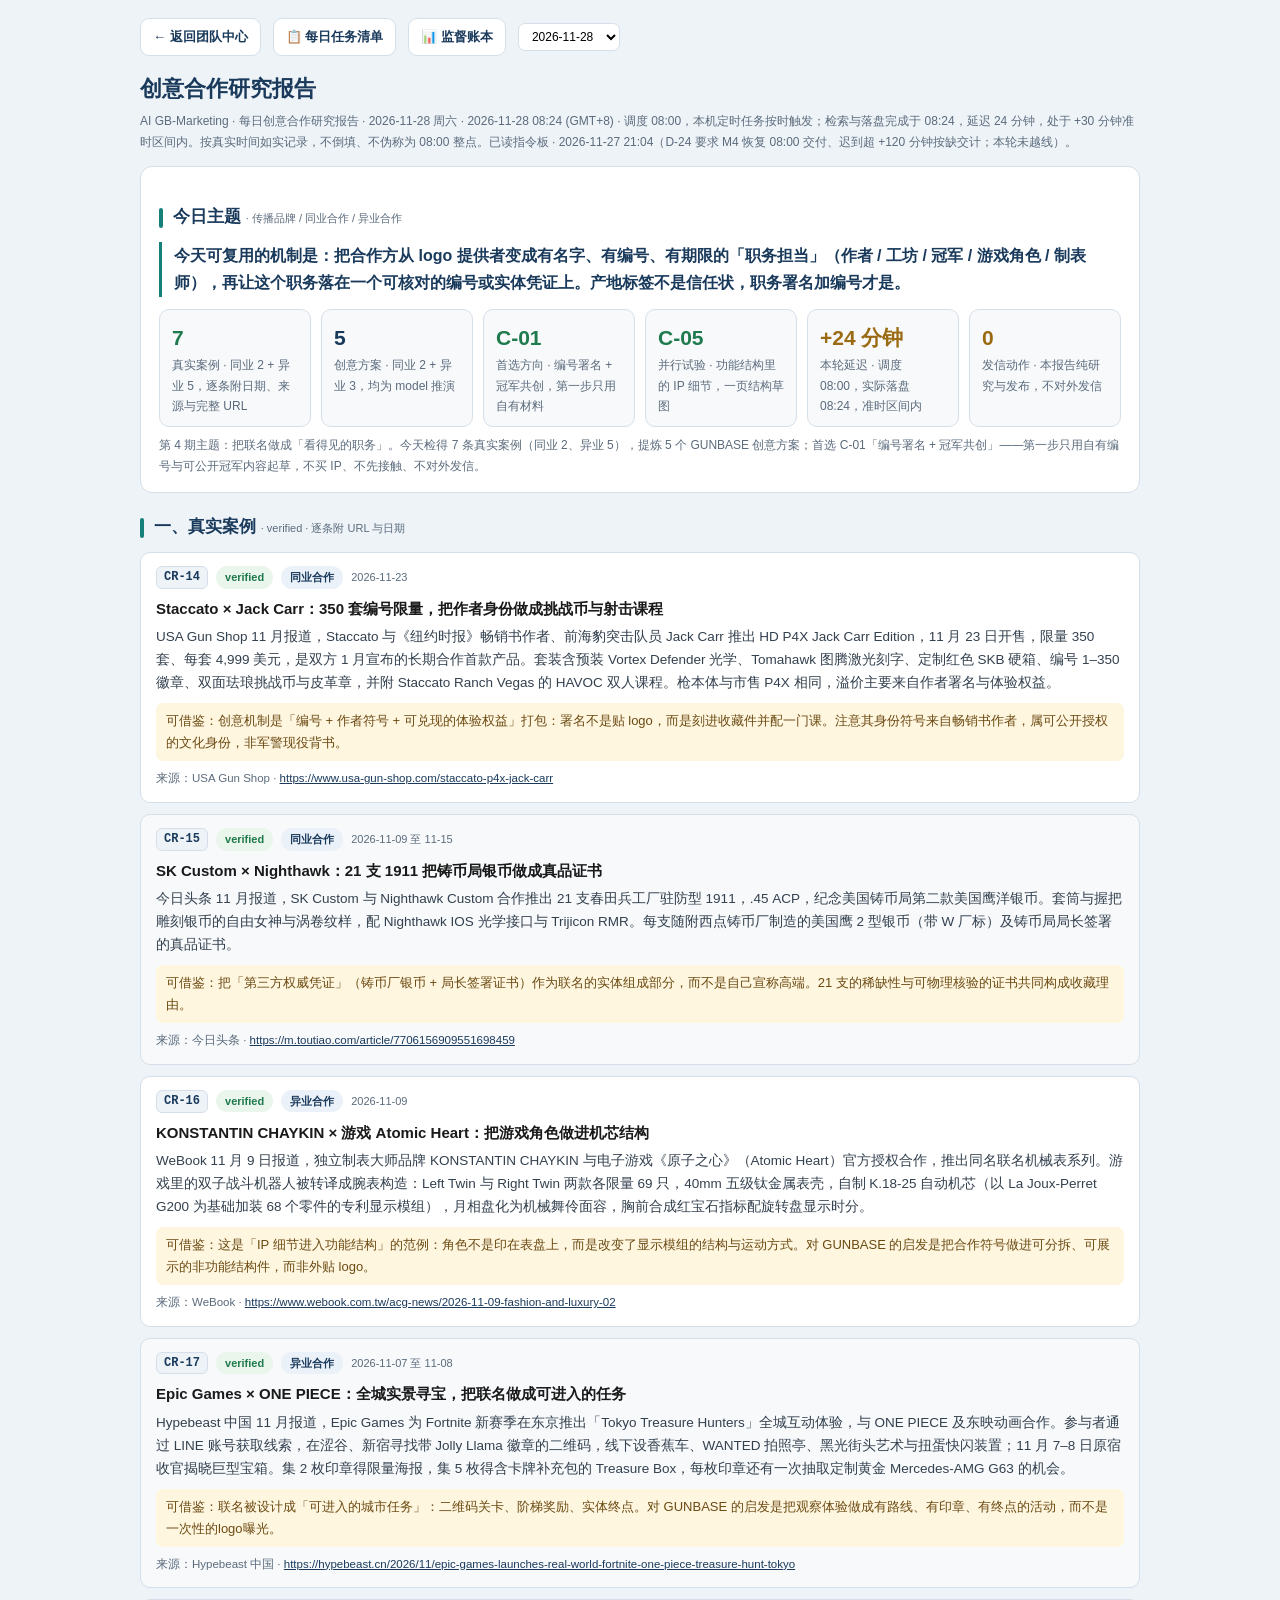
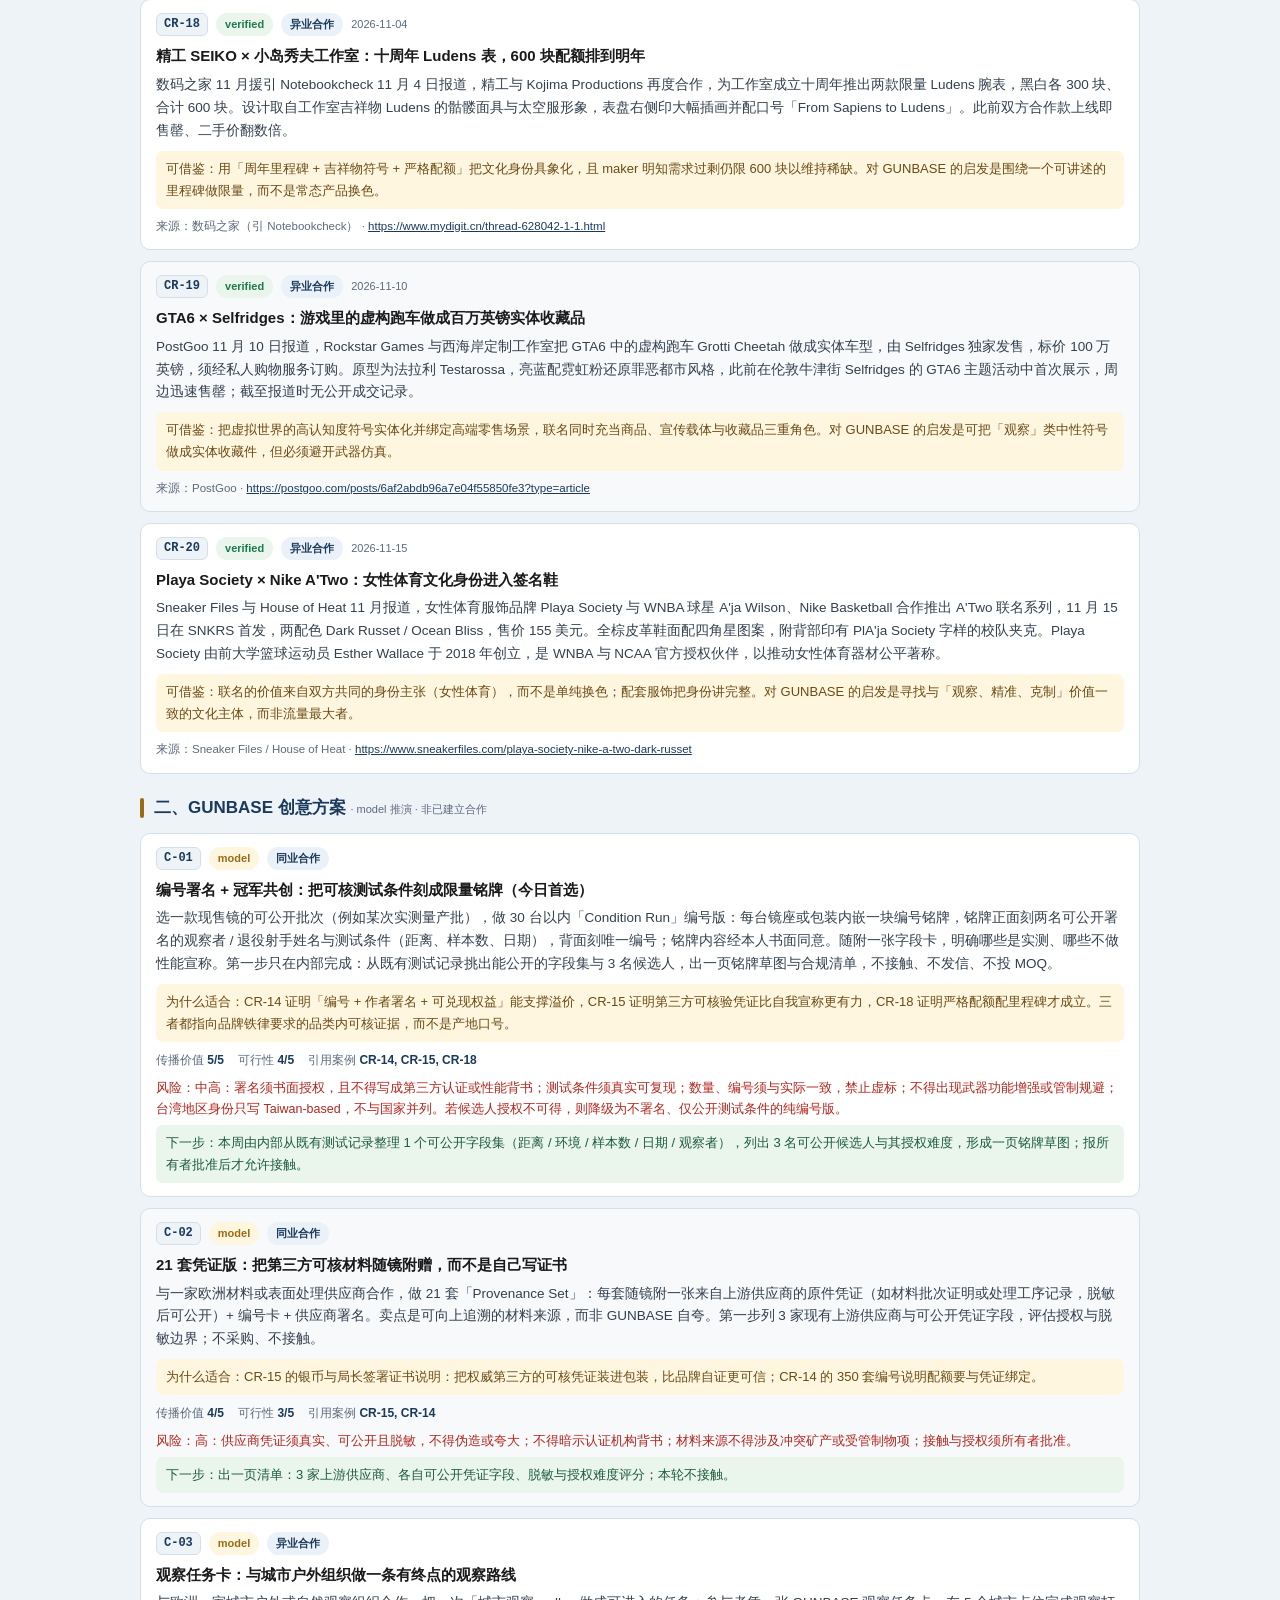
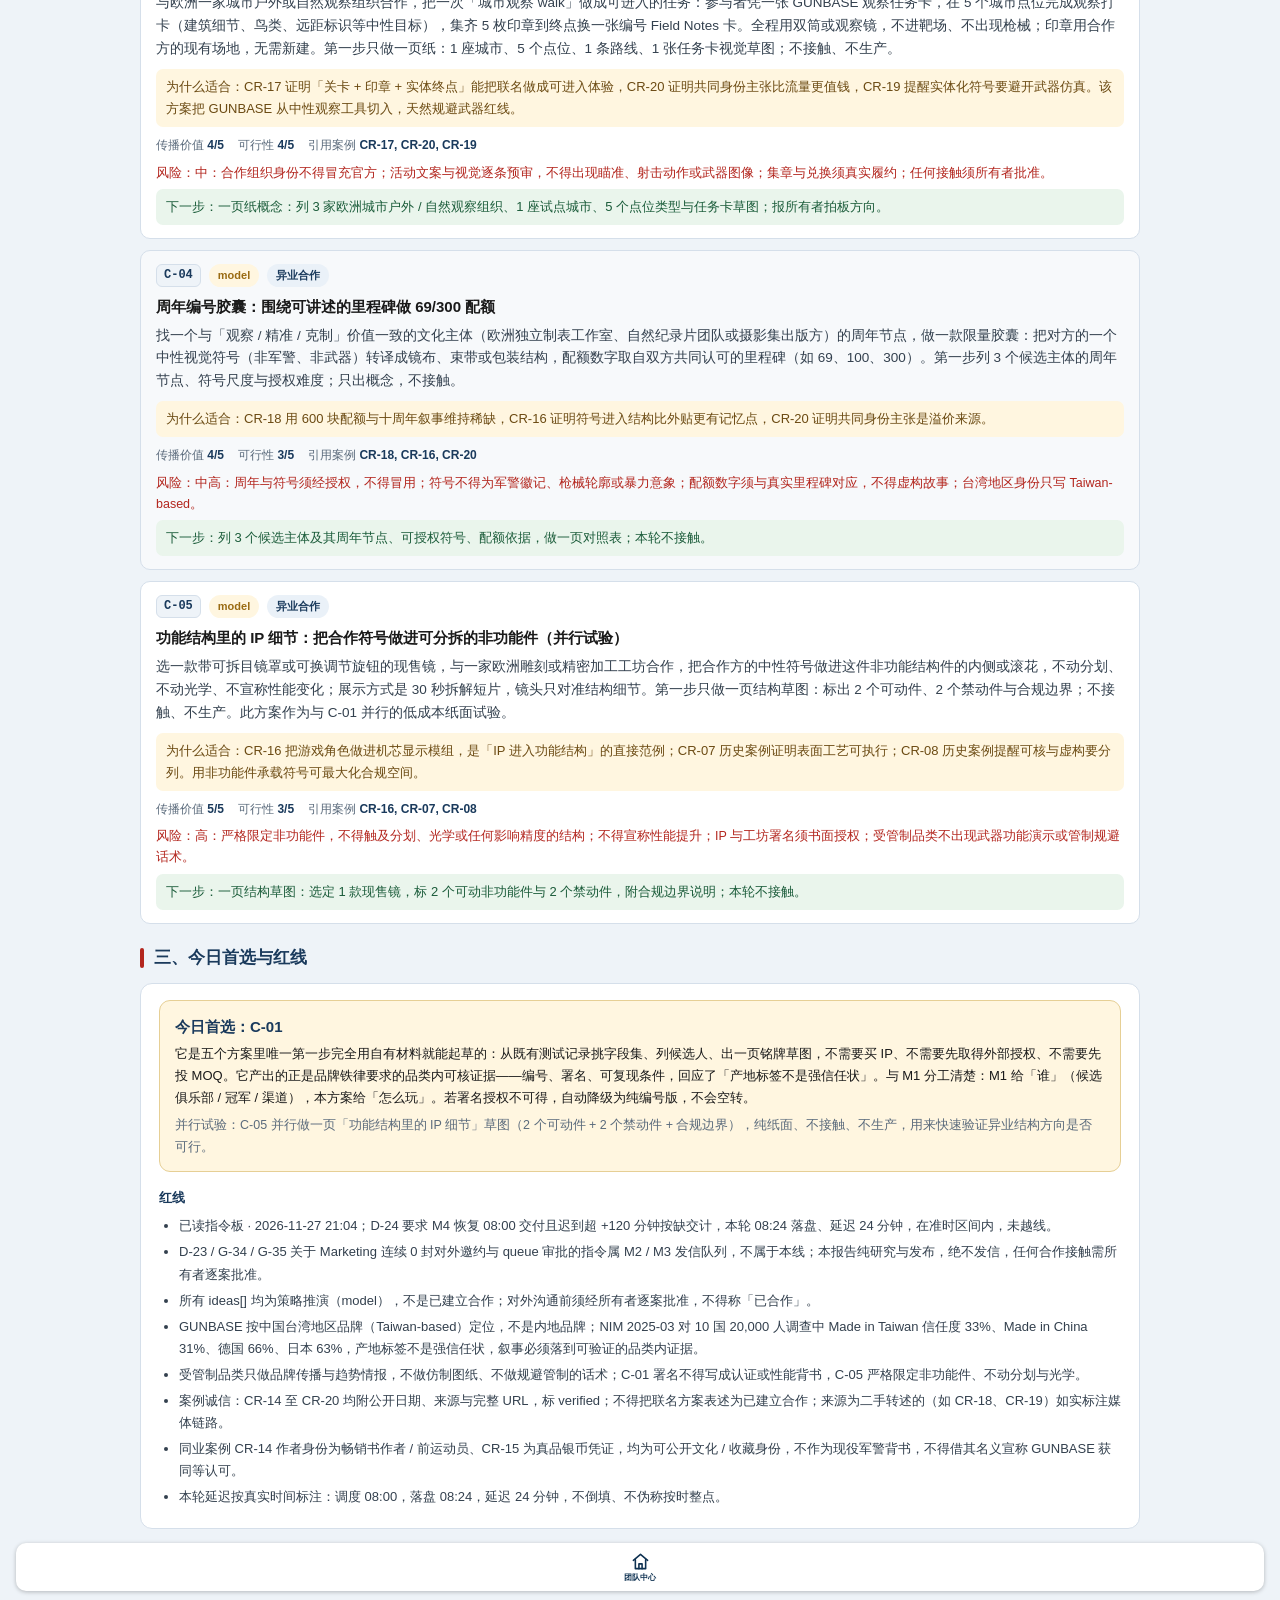
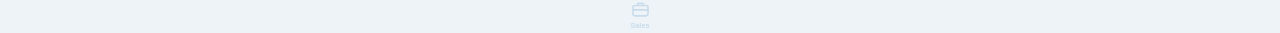
<file: creative.html>
<!DOCTYPE html>
<html lang="zh-CN">
<head>
<meta charset="utf-8">
<meta name="gb-build" content="20261128l">
<meta name="viewport" content="width=device-width,initial-scale=1,viewport-fit=cover">
<title>创意合作研究报告 · AI GB-Marketing</title>
<script src="./shared/tabbar.js?v=20261128l"></script>
<script>
/* 导航自愈：老缓存里的 tabbar.js 只认 5 个标签，会把 PM / AS 删掉。
   检测到底部标签不足 7 个时自动重载一次（每会话只刷一次，不会循环）。 */
(function () {
  function fix() {
    var nav = document.querySelector('.gb-tabbar');
    if (!nav || nav.querySelectorAll('a').length >= 7) return;
    try {
      if (sessionStorage.getItem('gbNavFix')) return;
      sessionStorage.setItem('gbNavFix', '1');
    } catch (e) { return; }
    setTimeout(function () { location.reload(); }, 90);
  }
  window.addEventListener('load', function () { setTimeout(fix, 900); });
})();
</script>
<style>
:root{--bg:#eef3f8;--card:#ffffff;--ink:#1a1a1a;--sub:#5b6b7c;--navy:#1a3a5c;--line:#d5dfea;--teal:#18807a;--amber:#9a6b12;--red:#b3261e;--green:#1f7a4d}
*{box-sizing:border-box}
body{margin:0;background:var(--bg);color:var(--ink);font:15px/1.7 -apple-system,BlinkMacSystemFont,"PingFang SC","Microsoft YaHei",sans-serif;padding:18px 16px 90px}
a{color:var(--navy)}
.wrap{max-width:1000px;margin:0 auto}
.top{display:flex;flex-wrap:wrap;gap:12px;align-items:center;margin-bottom:14px}
.back{display:inline-block;padding:7px 12px;background:#fff;border:1px solid var(--line);border-radius:9px;text-decoration:none;font-size:13px;font-weight:600}
h1{font-size:22px;margin:2px 0 4px;color:var(--navy)}
.meta{color:var(--sub);font-size:12px;margin-bottom:14px}
.card{background:var(--card);border:1px solid var(--line);border-radius:12px;padding:16px 18px;margin-bottom:14px}
.sh{display:flex;align-items:center;gap:10px;margin:20px 0 10px}
.sh .bar{width:4px;height:20px;background:var(--teal);border-radius:3px}
.sh h2{font-size:17px;margin:0;color:var(--navy)}
.cnt{font-size:11px;font-weight:400;color:var(--sub)}
.theme{font-size:16px;font-weight:600;color:var(--navy);border-left:3px solid var(--teal);padding-left:12px}
.kpis{display:grid;grid-template-columns:repeat(auto-fit,minmax(150px,1fr));gap:10px;margin-top:12px}
.kpi{background:#f7f9fb;border:1px solid var(--line);border-radius:10px;padding:10px 12px}
.kpi .n{font-size:21px;font-weight:800;color:var(--navy)}
.kpi .l{font-size:12px;color:var(--sub)}
.kpi.good .n{color:var(--green)}.kpi.warn .n{color:var(--amber)}
.item{border:1px solid var(--line);border-radius:10px;padding:13px 15px;margin-bottom:11px;background:#fff}
.item.alt{background:#f7f9fb}
.itop{display:flex;flex-wrap:wrap;gap:8px;align-items:center;margin-bottom:7px}
.id{font:700 12px/1.4 ui-monospace,Menlo,Consolas,monospace;background:#eef3f8;border:1px solid var(--line);border-radius:6px;padding:2px 7px;color:var(--navy)}
.tt{font-weight:700;font-size:15px;flex:1;min-width:200px}
.badge{font-size:11px;border-radius:20px;padding:2px 9px;font-weight:700;white-space:nowrap}
.badge.v{background:#eaf5ec;color:var(--green)}
.badge.m{background:#fff6e0;color:var(--amber)}
.badge.t{background:#eaf1f8;color:var(--navy)}
.dt{font-size:11px;color:var(--sub)}
.fact{font-size:13.5px;color:#33404e;margin:5px 0}
.ins{font-size:13px;background:#fff6e0;border-radius:7px;padding:7px 10px;margin:8px 0;color:#6b4a12}
.src{font-size:11.5px;color:var(--sub);word-break:break-all}
.scores{display:flex;gap:14px;flex-wrap:wrap;margin:7px 0;font-size:12px;color:var(--sub)}
.scores b{color:var(--navy)}
.risk{font-size:12.5px;color:var(--red);margin:5px 0}
.next{font-size:13px;background:#eaf5ec;border-radius:7px;padding:7px 10px;color:#1b5c3a}
.pick{background:#fff6e0;border:1px solid #e6cf95;border-radius:11px;padding:13px 15px}
ul{margin:6px 0 0;padding-left:20px}
li{font-size:13px;color:#33404e;margin:4px 0}
.note{font-size:12px;color:var(--sub);margin-top:8px}
.sel{font-size:12px;padding:5px 9px;border:1px solid var(--line);border-radius:7px;background:#fff}
</style>
</head>
<body>
<div class="wrap">
  <div class="top">
    <a class="back" href="./index.html">← 返回团队中心</a>
    <a class="back" href="./tasks.html">📋 每日任务清单</a>
    <a class="back" href="./supervision.html">📊 监督账本</a>
    <select class="sel" id="daySel" onchange="render()"></select>
  </div>
  <h1>创意合作研究报告</h1>
  <div class="meta" id="meta"></div>

  <div class="card">
    <div class="sh"><span class="bar"></span><h2>今日主题 <span class="cnt">· 传播品牌 / 同业合作 / 异业合作</span></h2></div>
    <div class="theme" id="theme"></div>
    <div class="kpis" id="kpis"></div>
    <div class="note" id="headline"></div>
  </div>

  <div class="sh"><span class="bar"></span><h2>一、真实案例 <span class="cnt">· verified · 逐条附 URL 与日期</span></h2></div>
  <div id="cases"></div>

  <div class="sh"><span class="bar" style="background:var(--amber)"></span><h2>二、GUNBASE 创意方案 <span class="cnt">· model 推演 · 非已建立合作</span></h2></div>
  <div id="ideas"></div>

  <div class="sh"><span class="bar" style="background:var(--red)"></span><h2>三、今日首选与红线</h2></div>
  <div class="card"><div class="pick" id="pick"></div>
    <div style="margin-top:12px"><b style="color:var(--navy);font-size:13px">红线</b><ul id="guards"></ul></div>
  </div>
</div>
<script src="./shared/reports/gb-creative-partnerships.js"></script>
<script>
function esc(s){return String(s==null?'':s).replace(/[&<>"']/g,function(c){return {'&':'&amp;','<':'&lt;','>':'&gt;','"':'&quot;',"'":'&#39;'}[c];});}
var D=(window.GB_CREATIVE||{days:[]});
var cur=0;
(function init(){
  var sel=document.getElementById('daySel');
  sel.innerHTML=(D.days||[]).map(function(d,i){return '<option value="'+i+'">'+esc(d.date)+'</option>';}).join('');
  if(D.days&&D.days.length)cur=0;
})();
function render(){
  var d=(D.days||[])[cur];if(!d)return;
  document.getElementById('meta').textContent=(D.meta?D.meta.title:'')+' · '+d.date+' '+d.weekday+' · '+d.generatedAt;
  document.getElementById('theme').textContent=d.theme||'';
  document.getElementById('kpis').innerHTML=(d.kpi||[]).map(function(k){
    var cls=(k.tone==='green'||k.tone==='teal')?'good':(k.tone==='amber'?'warn':'');
    return '<div class="kpi '+cls+'"><div class="n">'+esc(k.v)+'</div><div class="l">'+esc(k.k)+' · '+esc(k.d)+'</div></div>';
  }).join('');
  document.getElementById('headline').textContent=d.headline||'';
  document.getElementById('cases').innerHTML=(d.cases||[]).map(function(c,i){
    return '<div class="item'+(i%2?' alt':'')+'"><div class="itop"><span class="id">'+esc(c.id)+'</span>'+
      '<span class="badge '+(c.v==='verified'?'v':'m')+'">'+(c.v==='verified'?'verified':'model')+'</span>'+
      '<span class="badge t">'+esc(c.type)+'</span><span class="dt">'+esc(c.date)+'</span></div>'+
      '<div class="tt">'+esc(c.title)+'</div><div class="fact">'+esc(c.fact)+'</div>'+
      '<div class="ins">可借鉴：'+esc(c.insight)+'</div>'+
      '<div class="src">来源：'+esc(c.src)+' · <a href="'+esc(c.url)+'" target="_blank" rel="noopener">'+esc(c.url)+'</a></div></div>';
  }).join('');
  document.getElementById('ideas').innerHTML=(d.ideas||[]).map(function(g,i){
    return '<div class="item'+(i%2?' alt':'')+'"><div class="itop"><span class="id">'+esc(g.id)+'</span>'+
      '<span class="badge m">model</span><span class="badge t">'+esc(g.kind)+'</span></div>'+
      '<div class="tt">'+esc(g.title)+'</div>'+
      '<div class="fact">'+esc(g.concept)+'</div>'+
      '<div class="ins">为什么适合：'+esc(g.why)+'</div>'+
      '<div class="scores"><span>传播价值 <b>'+g.value+'/5</b></span><span>可行性 <b>'+g.feasibility+'/5</b></span><span>引用案例 <b>'+esc((g.ref||[]).join(', '))+'</b></span></div>'+
      '<div class="risk">风险：'+esc(g.risk)+'</div>'+
      '<div class="next">下一步：'+esc(g.next)+'</div></div>';
  }).join('');
  var p=d.topPick||{};
  document.getElementById('pick').innerHTML='<b style="color:var(--navy)">今日首选：'+esc(p.id)+'</b><div style="font-size:13px;margin-top:4px">'+esc(p.why)+'</div>'+
    '<div style="font-size:12.5px;color:var(--sub);margin-top:6px">并行试验：'+esc(p.parallel||'—')+'</div>';
  document.getElementById('guards').innerHTML=(d.guardrails||[]).map(function(g){return '<li>'+esc(g)+'</li>';}).join('');
}
render();
</script>
<script src="./shared/gb-bfcache-heal.js?v=20261128l"></script>
</body>
</html>
</file>
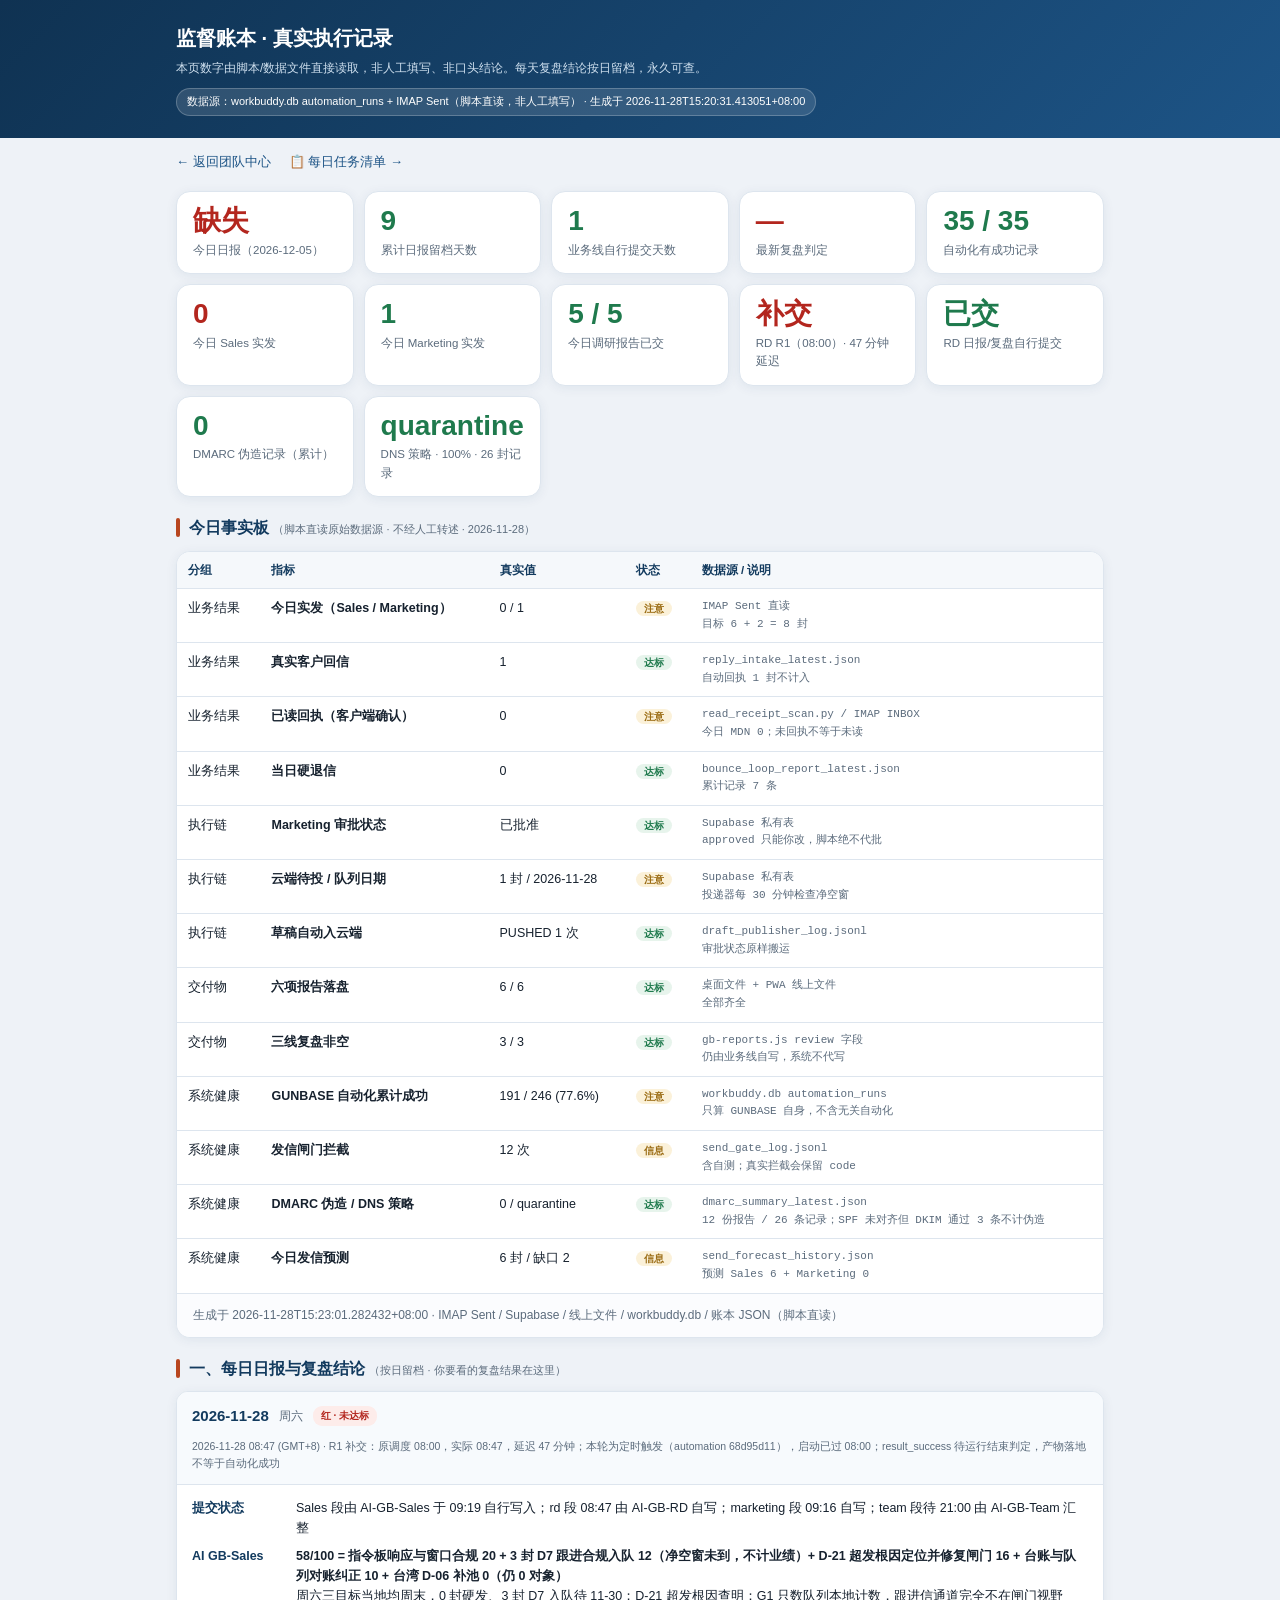
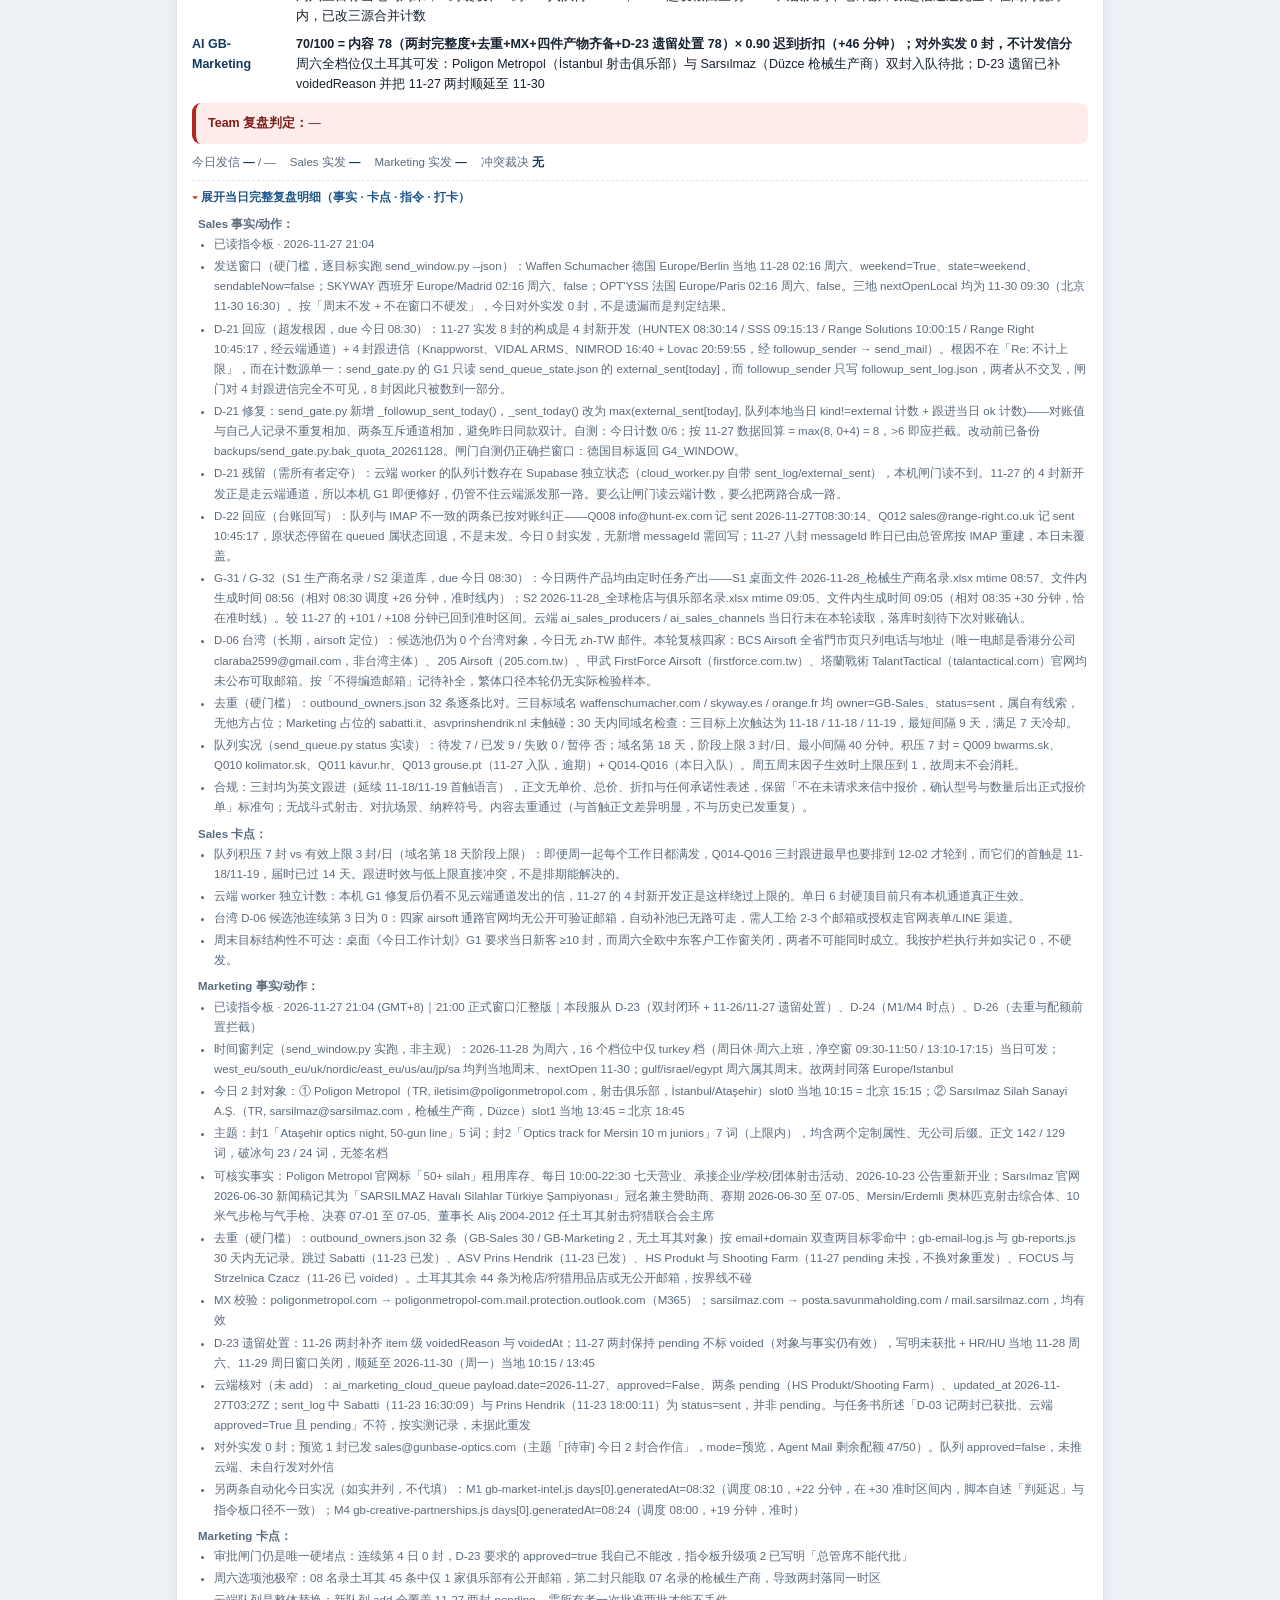
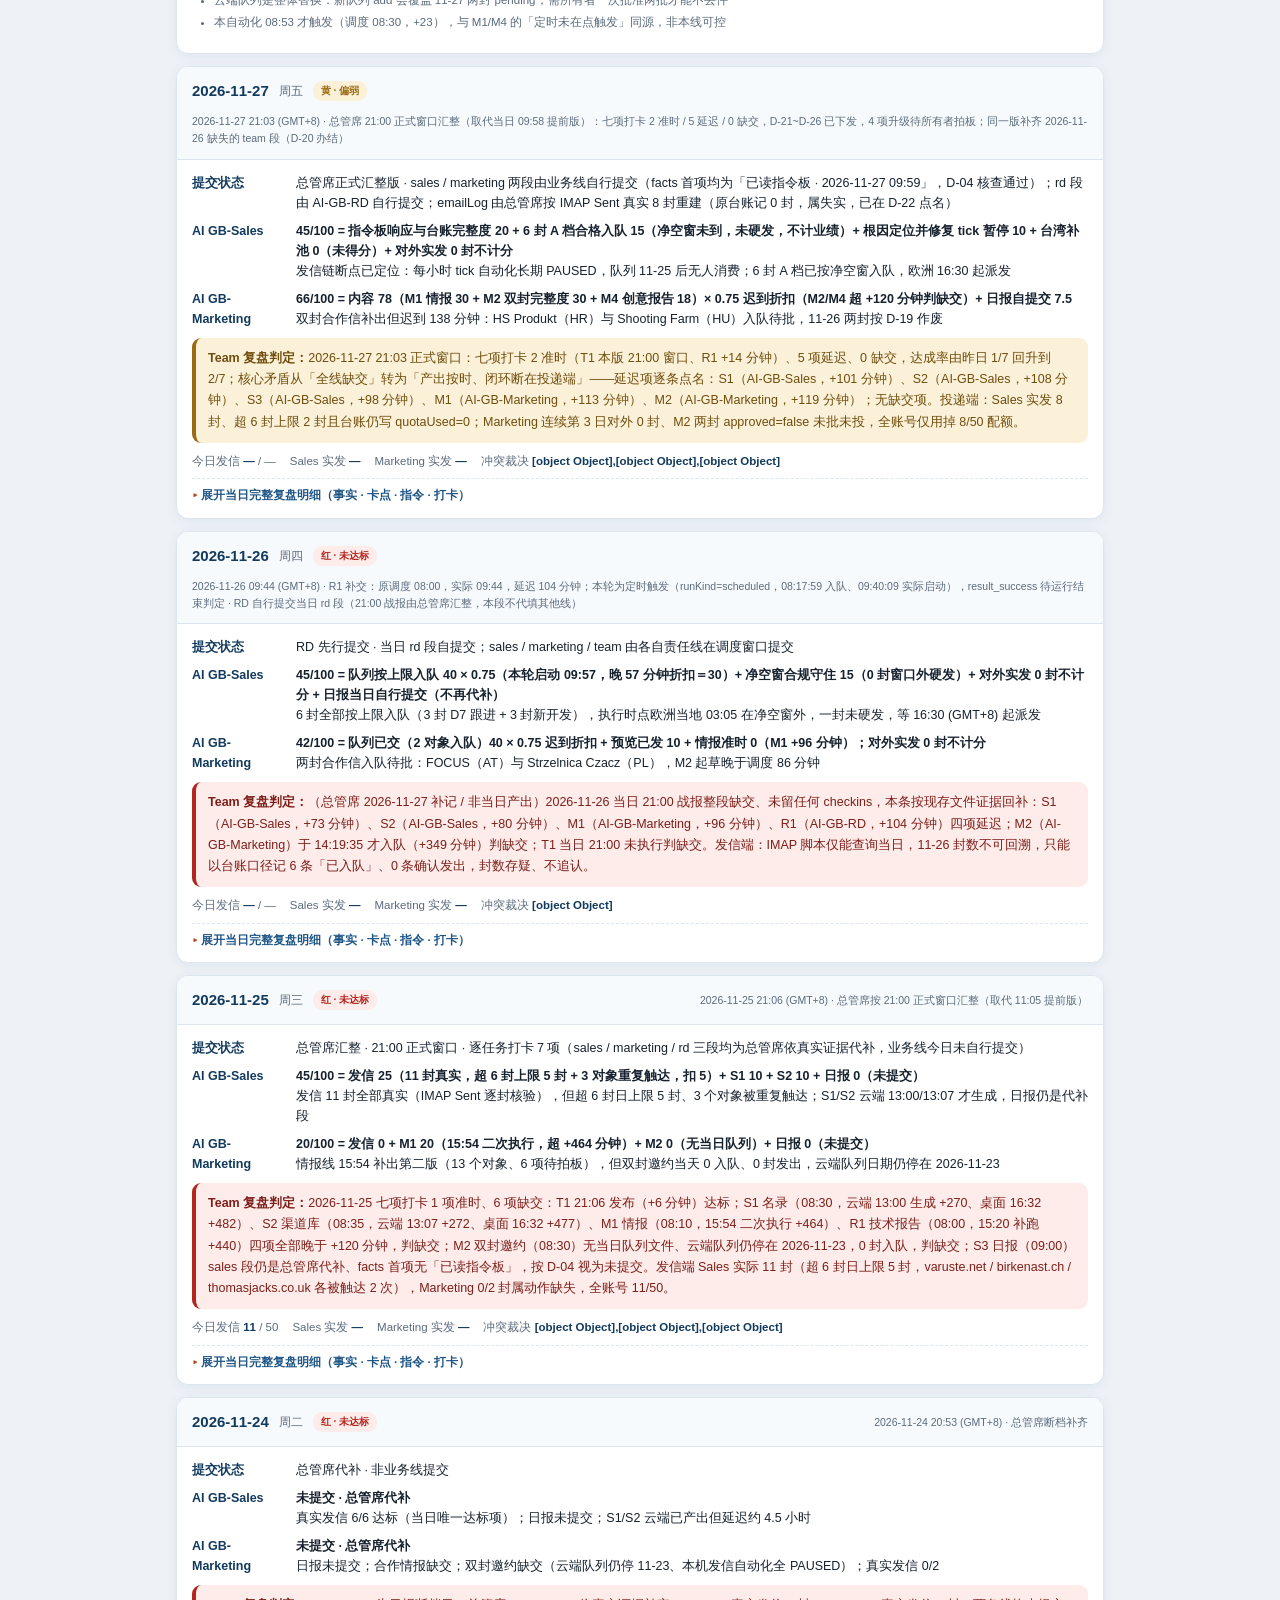
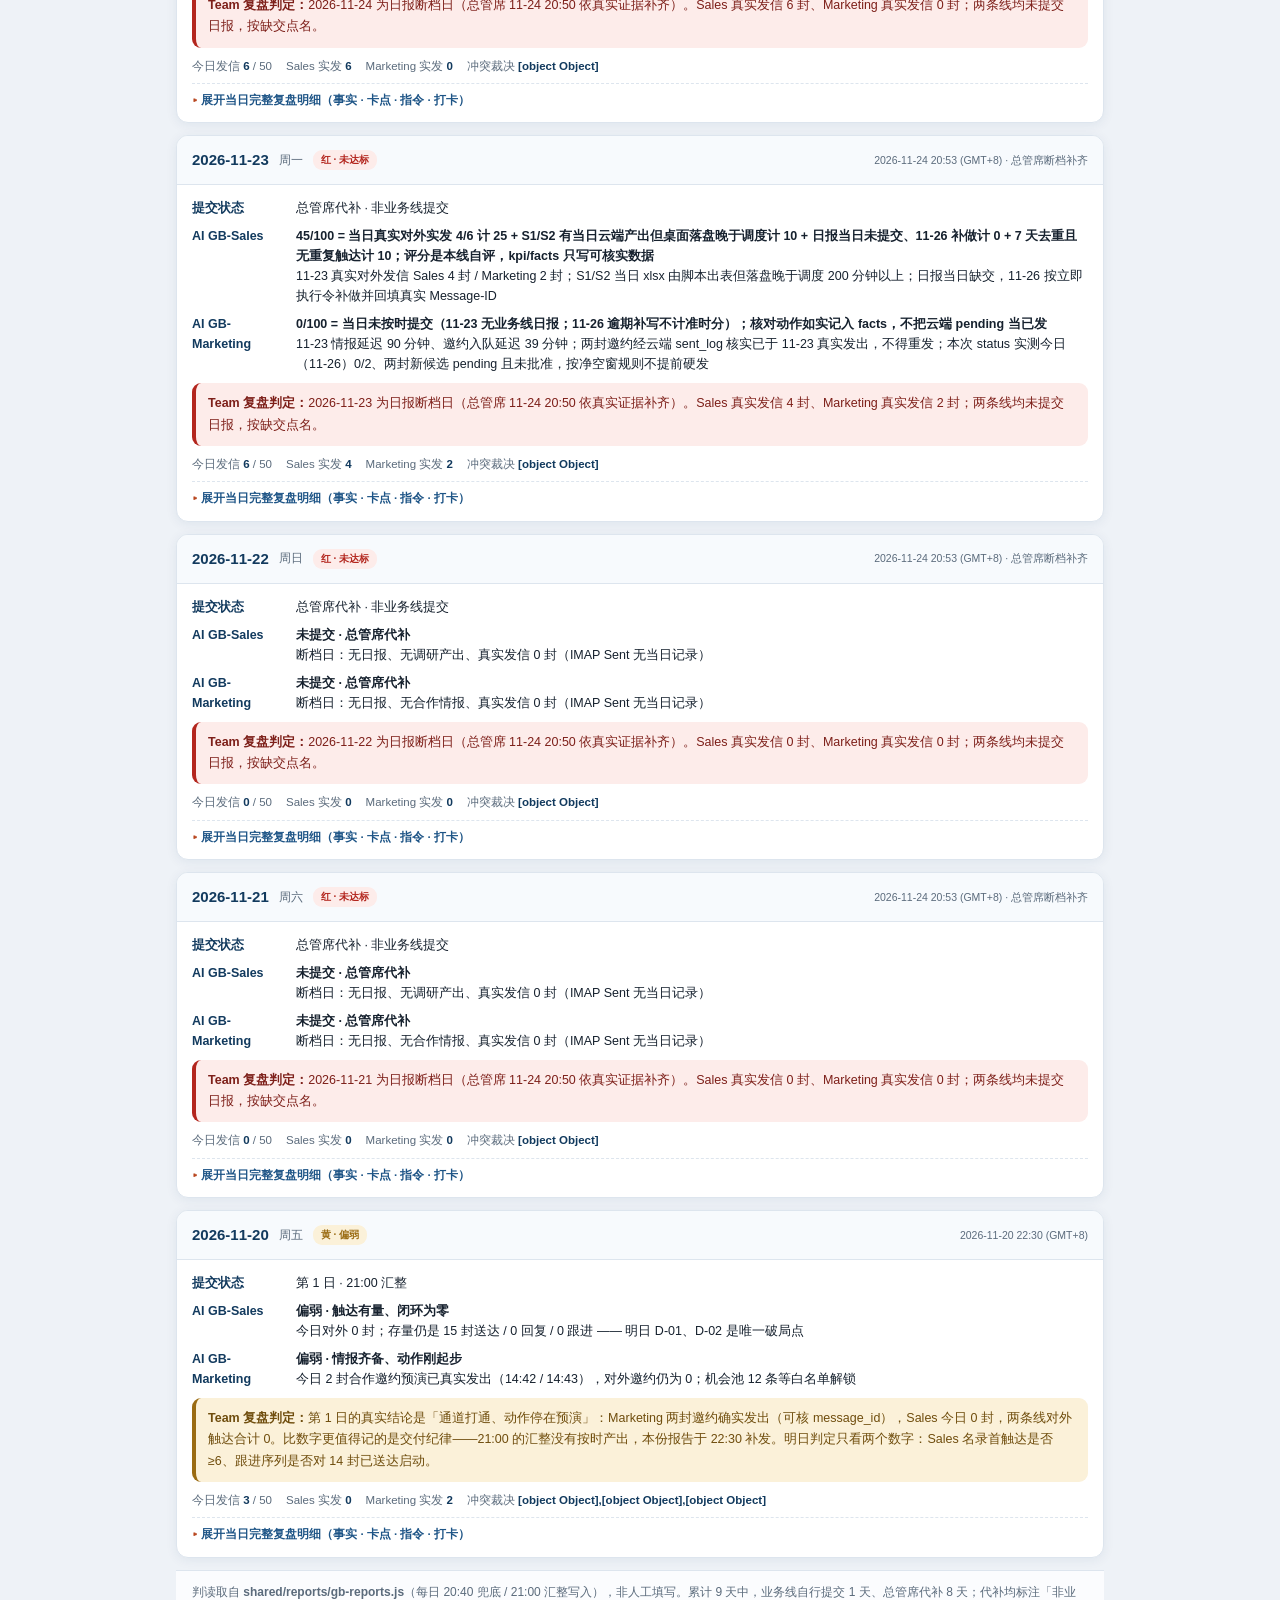
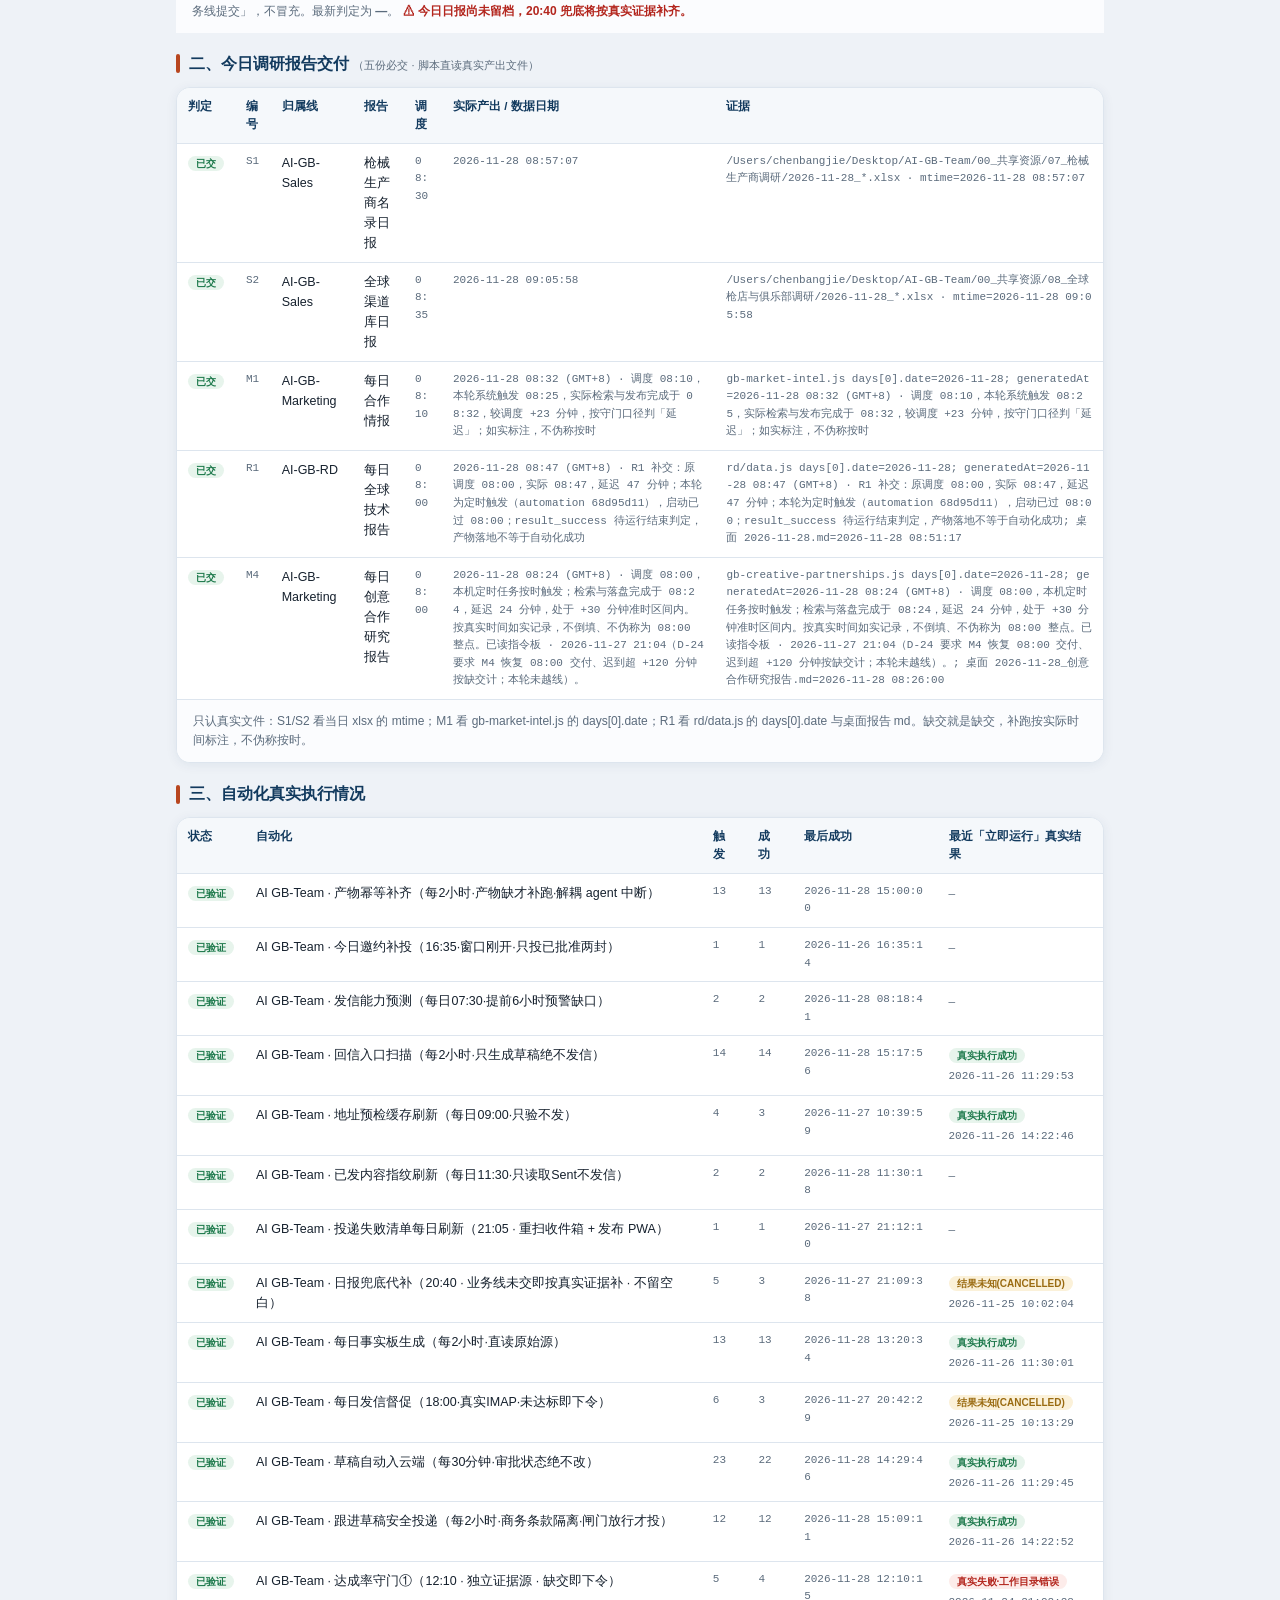
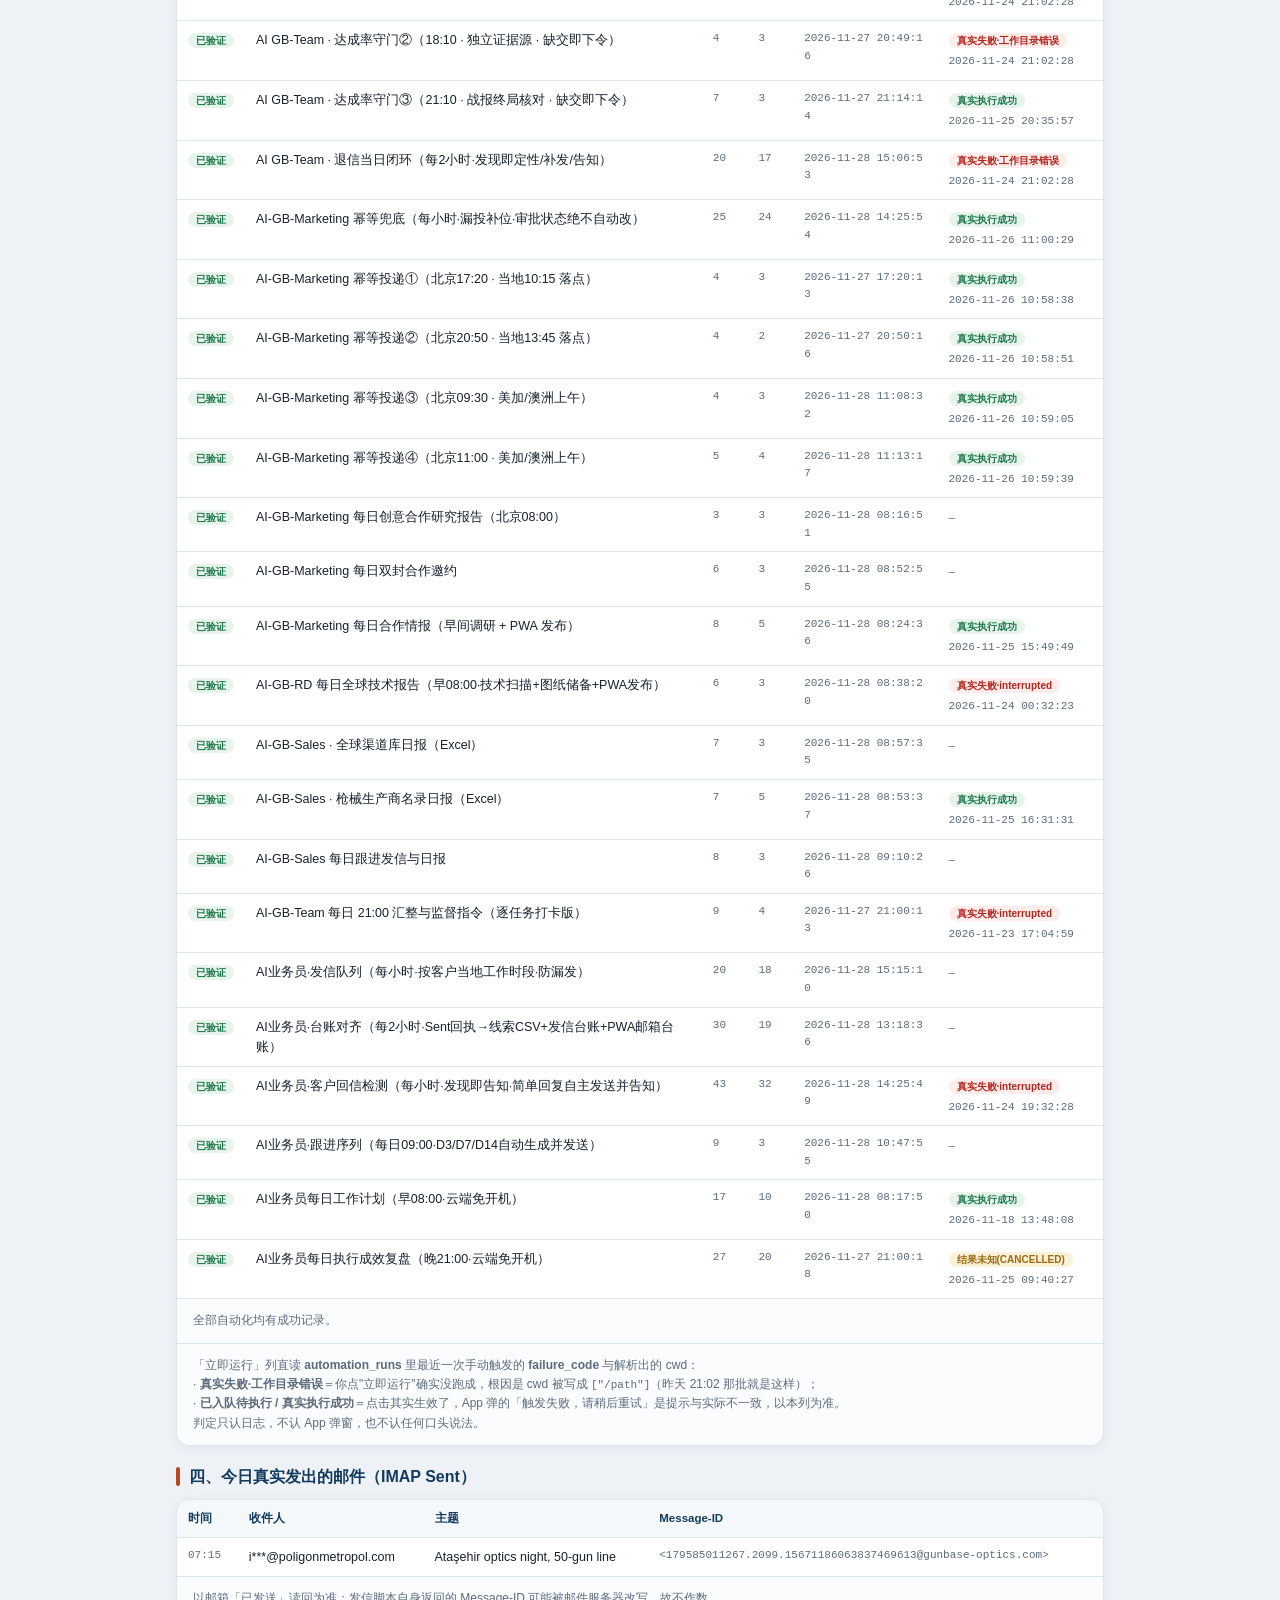
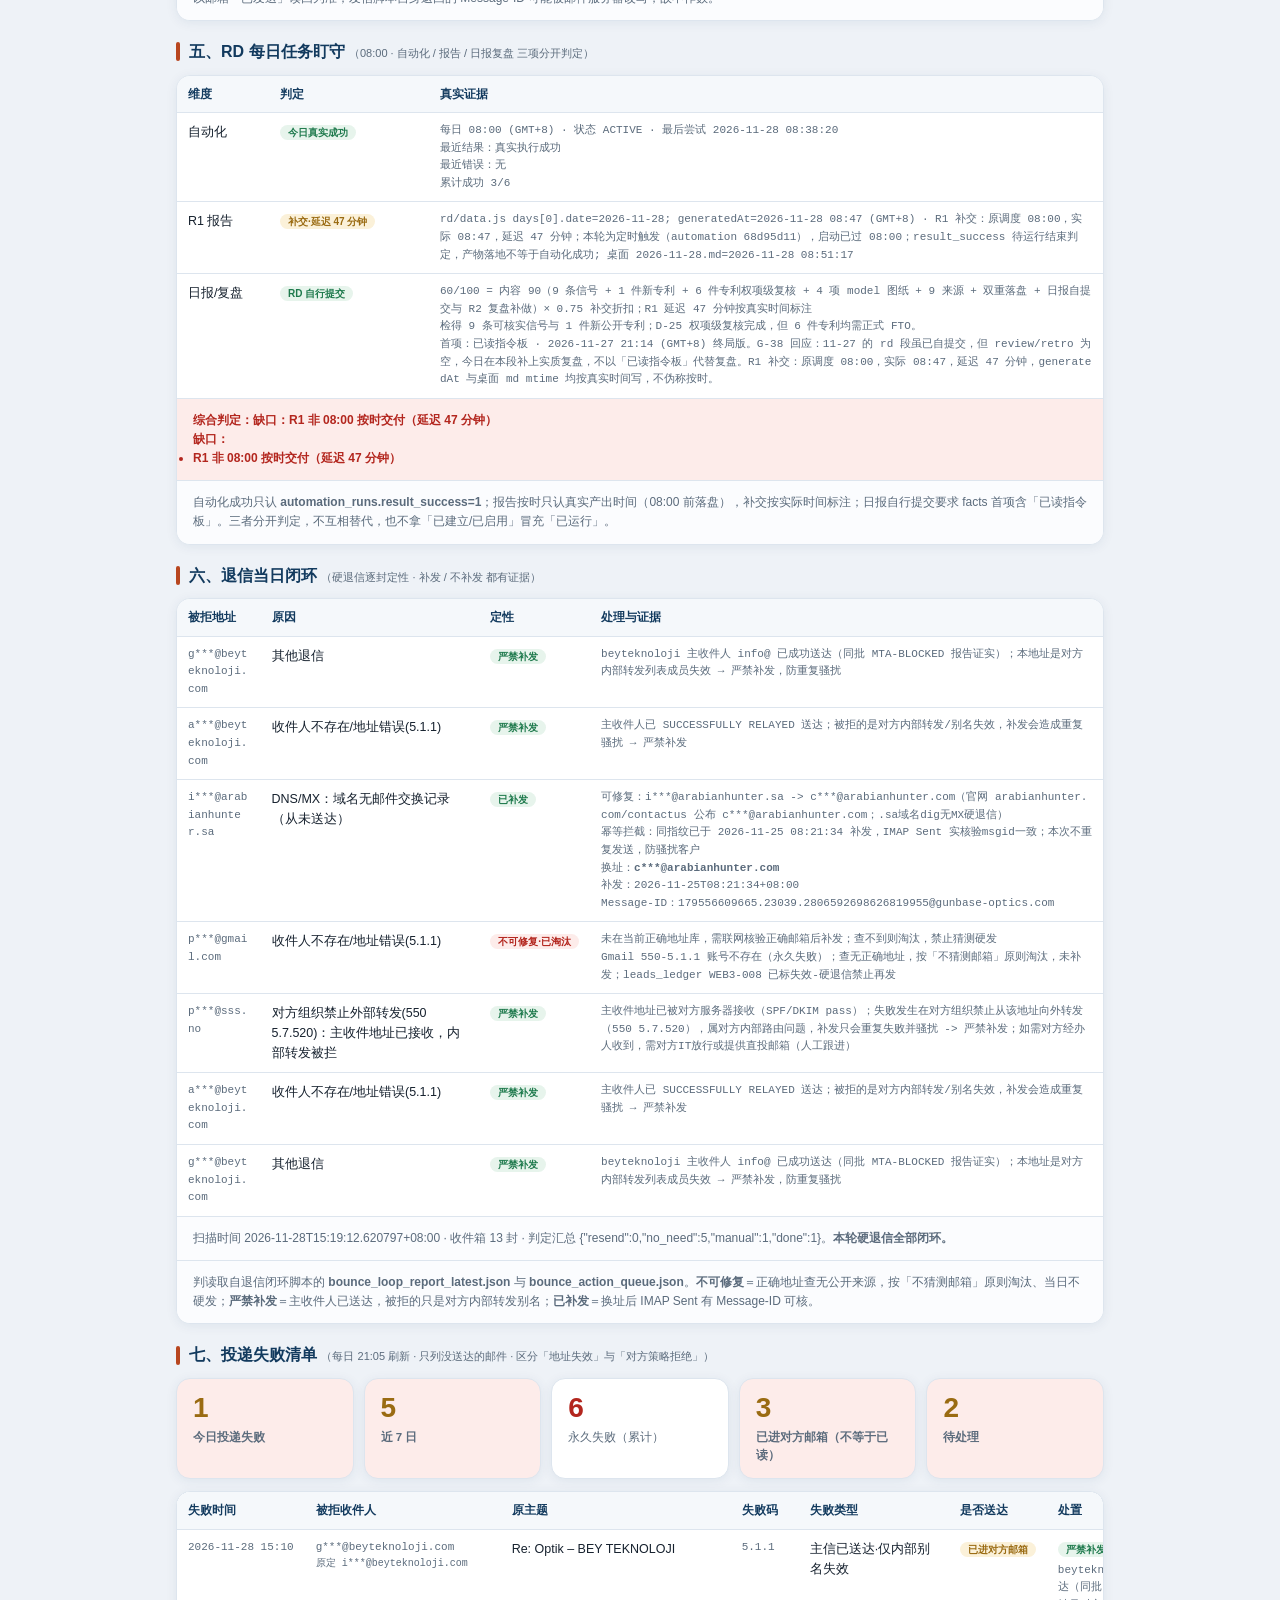
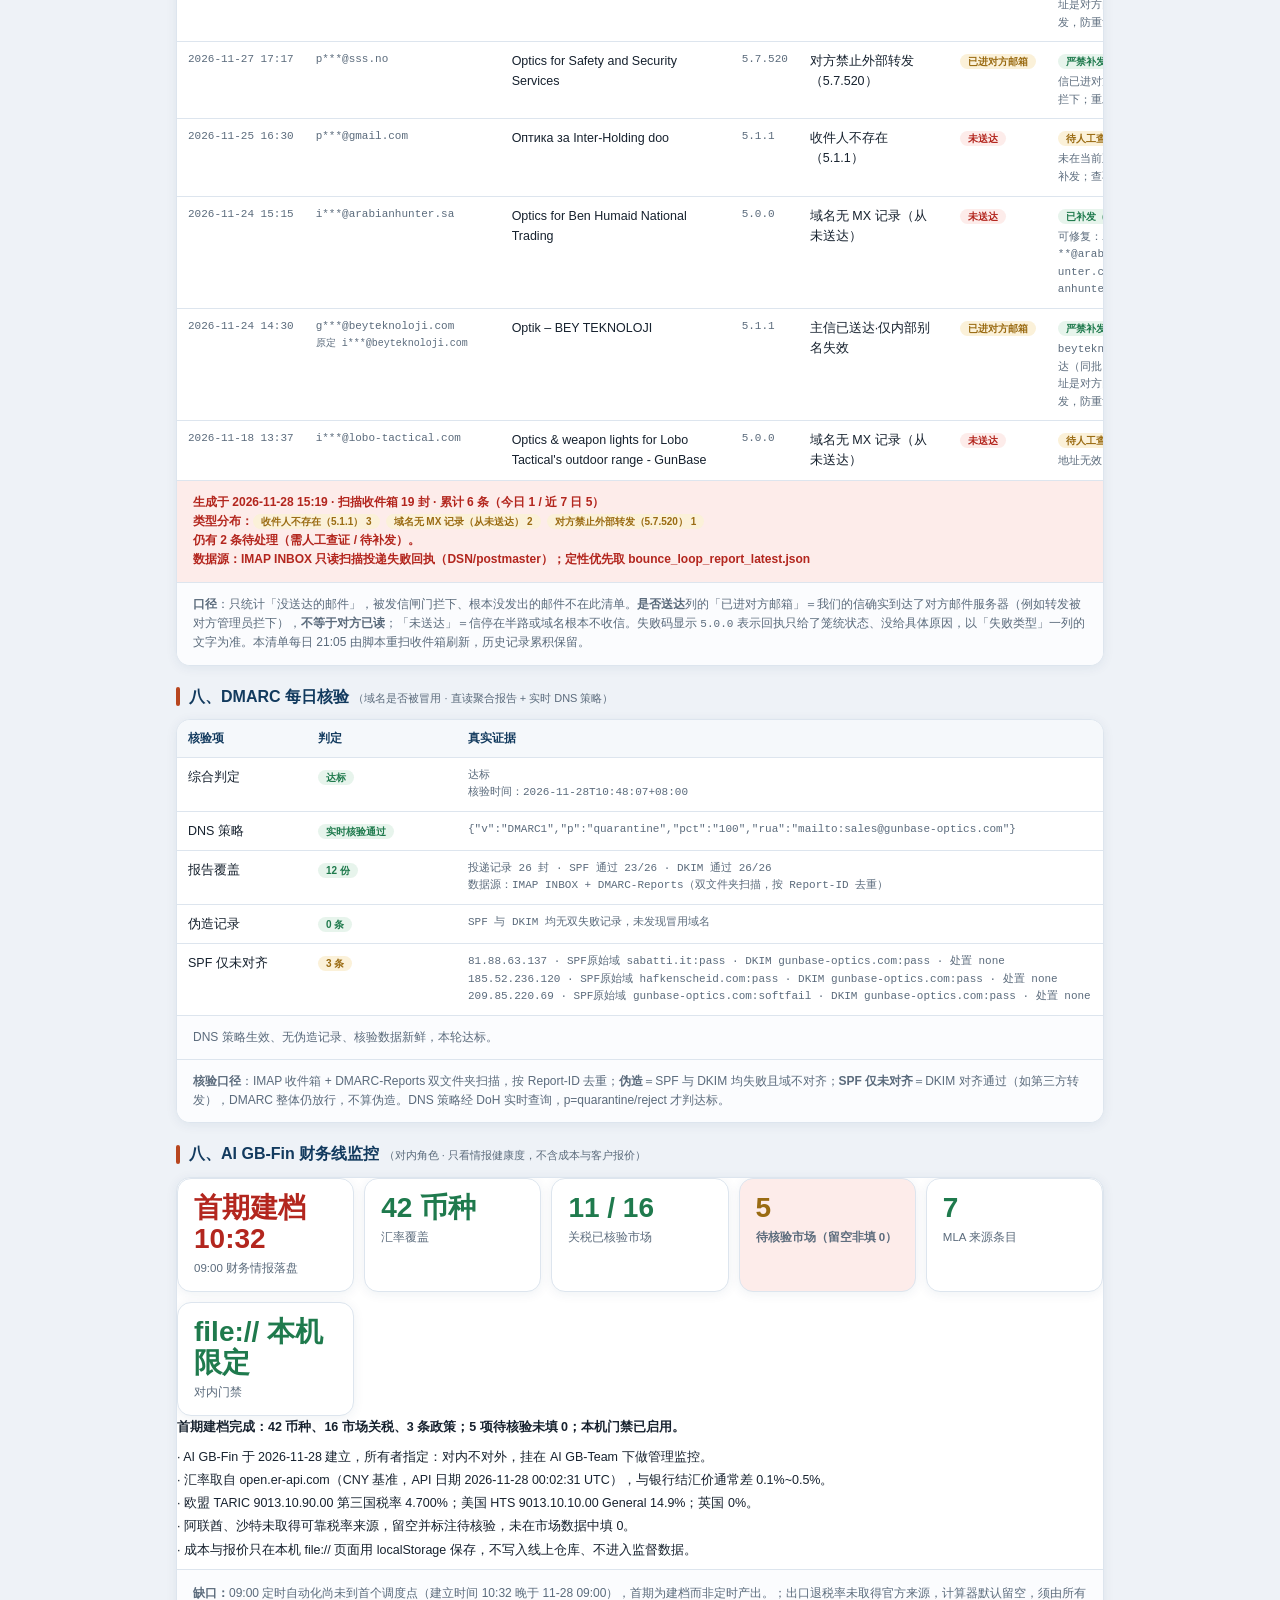
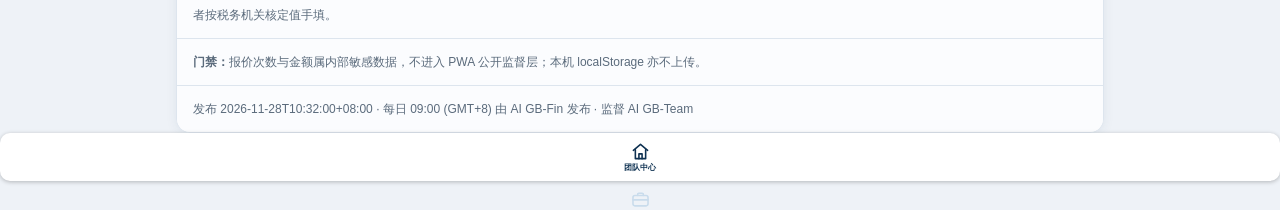
<file: supervision.html>
<!DOCTYPE html>
<html lang="zh-CN">
<head>
<meta charset="UTF-8">
<meta name="gb-build" content="20261128l">
<meta name="viewport" content="width=device-width, initial-scale=1.0, viewport-fit=cover">
<meta name="theme-color" content="#123a5e">
<title>监督账本 · AI GB-Team</title>
<style>
  :root{--bg:#eef2f7;--card:#fff;--ink:#16212e;--sub:#5b6b7c;--line:#dde5ee;--navy:#123a5e;--navy2:#1d5486;--accent:#b8461f;--red:#b3261e;--redbg:#fdecea;--green:#1f7a4d;--greenbg:#e7f4ec;--amber:#9a6b12;--amberbg:#fbf1d9;--r:14px;--shadow:0 2px 12px rgba(18,58,94,.07)}
  *{box-sizing:border-box;margin:0;padding:0}
  body{background:var(--bg);color:var(--ink);font-family:-apple-system,BlinkMacSystemFont,"Segoe UI","PingFang SC","Microsoft YaHei",sans-serif;line-height:1.6;font-size:15px;padding-bottom:60px}
  /* 手机端底栏占位：否则最后一段内容会被固定栏盖住 */
  @media(max-width:720px){body{padding-bottom:calc(80px + env(safe-area-inset-bottom,0px))}}
  .wrap{max-width:960px;margin:0 auto;padding:0 16px}
  header{background:linear-gradient(135deg,#0f3252,#1d5486);color:#fff;padding:22px 0}
  header h1{font-size:20px;font-weight:800}
  header p{font-size:12px;color:#cfe0ef;margin-top:5px}
  .src{display:inline-block;margin-top:10px;font-size:11px;background:rgba(255,255,255,.13);border:1px solid rgba(255,255,255,.22);padding:4px 10px;border-radius:14px}
  section{margin-top:18px}
  .sh{display:flex;align-items:center;gap:9px;margin-bottom:10px}
  .sh .bar{width:4px;height:19px;background:var(--accent);border-radius:2px}
  .sh h2{font-size:16px;color:var(--navy);font-weight:750}
  .card{background:var(--card);border:1px solid var(--line);border-radius:var(--r);box-shadow:var(--shadow);overflow:hidden}
  .kpis{display:grid;grid-template-columns:repeat(auto-fit,minmax(150px,1fr));gap:10px}
  .kpi{background:var(--card);border:1px solid var(--line);border-radius:var(--r);padding:14px 16px;box-shadow:var(--shadow)}
  .kpi .n{font-size:28px;font-weight:850;line-height:1.1}
  .kpi .l{font-size:11.5px;color:var(--sub);margin-top:4px}
  .kpi.bad .n{color:var(--red)} .kpi.good .n{color:var(--green)} .kpi.warn .n{color:var(--amber)}
  table{width:100%;border-collapse:collapse;font-size:12.5px}
  th,td{text-align:left;padding:9px 11px;border-bottom:1px solid var(--line);vertical-align:top}
  th{background:#f5f8fb;color:var(--navy);font-weight:700;font-size:11.5px;position:sticky;top:0}
  tr:last-child td{border-bottom:none}
  .badge{font-size:10px;font-weight:700;padding:2px 8px;border-radius:9px;white-space:nowrap}
  .badge.ok{background:var(--greenbg);color:var(--green)}
  .badge.no{background:var(--redbg);color:var(--red)}
  .badge.never{background:var(--amberbg);color:var(--amber)}
  .badge.red{background:var(--redbg);color:var(--red)}
  .badge.amber{background:var(--amberbg);color:var(--amber)}
  .badge.green{background:var(--greenbg);color:var(--green)}
  .mono{font-family:ui-monospace,SFMono-Regular,Menlo,monospace;font-size:11px;color:var(--sub);word-break:break-all}
  .note{font-size:12px;color:var(--sub);padding:12px 16px;background:#fbfcfe;border-top:1px solid var(--line)}
  .warn{background:var(--redbg);color:var(--red);font-weight:700}
  a.back{display:inline-block;margin:14px 0 0;color:var(--navy2);font-size:13px;text-decoration:none}
  .scroll{overflow-x:auto}
  /* 每日复盘 */
  .day{border:1px solid var(--line);border-radius:12px;margin-bottom:12px;overflow:hidden;background:#fff;box-shadow:var(--shadow)}
  .day-h{display:flex;align-items:center;gap:10px;flex-wrap:wrap;padding:12px 15px;background:#f7fafd;border-bottom:1px solid var(--line)}
  .day-h .dt{font-size:15px;font-weight:800;color:var(--navy)}
  .day-h .wd{font-size:11.5px;color:var(--sub)}
  .day-h .pub{margin-left:auto;font-size:10.5px;color:var(--sub)}
  .day-b{padding:13px 15px}
  .line{display:flex;gap:8px;align-items:flex-start;margin-bottom:8px;font-size:12.5px}
  .line .who{flex:0 0 96px;font-weight:700;color:var(--navy)}
  .line .txt{flex:1;color:var(--ink)}
  .verdict{margin:9px 0;padding:10px 12px;border-radius:9px;font-size:12.5px;line-height:1.7}
  .verdict.red{background:var(--redbg);color:#7d1f19;border-left:4px solid var(--red)}
  .verdict.amber{background:var(--amberbg);color:#6f4d0d;border-left:4px solid var(--amber)}
  .verdict.green{background:var(--greenbg);color:#145c39;border-left:4px solid var(--green)}
  .metrics{display:flex;gap:14px;flex-wrap:wrap;font-size:11.5px;color:var(--sub);margin-top:4px}
  .metrics b{color:var(--navy)}
  details{margin-top:8px;border-top:1px dashed var(--line);padding-top:7px}
  summary{cursor:pointer;font-size:11.5px;color:var(--navy2);font-weight:700;list-style:none}
  summary::-webkit-details-marker{display:none}
  summary:before{content:"▸ ";color:var(--accent)}
  details[open] summary:before{content:"▾ "}
  .dtl{padding:8px 0 2px 6px;font-size:11.5px;color:var(--sub);line-height:1.75}
  .dtl ul{margin:0 0 6px 16px}
  .dtl li{margin-bottom:2px}
  .cnt{font-size:11px;color:var(--sub);font-weight:400}
</style>
</head>
<body>
<header><div class="wrap">
  <h1>监督账本 · 真实执行记录</h1>
  <p>本页数字由脚本/数据文件直接读取，非人工填写、非口头结论。每天复盘结论按日留档，永久可查。</p>
  <span class="src" id="src">数据源载入中…</span>
</div></header>
<div class="wrap">
  <a class="back" href="./index.html">← 返回团队中心</a>
  <a class="back" href="./tasks.html" style="margin-left:14px">📋 每日任务清单 →</a>

  <section>
    <div class="kpis" id="kpis"></div>
  </section>

  <section>
    <div class="sh"><span class="bar"></span><h2>今日事实板 <span class="cnt">（脚本直读原始数据源 · 不经人工转述 · <span id="factsDate"></span>）</span></h2></div>
    <div class="card"><div class="scroll"><table>
      <thead><tr><th>分组</th><th>指标</th><th>真实值</th><th>状态</th><th>数据源 / 说明</th></tr></thead>
      <tbody id="factsBody"></tbody>
    </table></div><div class="note" id="factsNote"></div></div>
  </section>

  <section>
    <div class="sh"><span class="bar"></span><h2>一、每日日报与复盘结论 <span class="cnt">（按日留档 · 你要看的复盘结果在这里）</span></h2></div>
    <div id="reportDays"></div>
    <div class="note" id="reportNote"></div>
  </section>

  <section>
    <div class="sh"><span class="bar"></span><h2>二、今日调研报告交付 <span class="cnt">（五份必交 · 脚本直读真实产出文件）</span></h2></div>
    <div class="card"><div class="scroll"><table>
      <thead><tr><th>判定</th><th>编号</th><th>归属线</th><th>报告</th><th>调度</th><th>实际产出 / 数据日期</th><th>证据</th></tr></thead>
      <tbody id="reportDeliverBody"></tbody>
    </table></div>
    <div class="note">只认真实文件：S1/S2 看当日 xlsx 的 mtime；M1 看 gb-market-intel.js 的 days[0].date；R1 看 rd/data.js 的 days[0].date 与桌面报告 md。缺交就是缺交，补跑按实际时间标注，不伪称按时。</div></div>
  </section>

  <section>
    <div class="sh"><span class="bar"></span><h2>三、自动化真实执行情况</h2></div>
    <div class="card"><div class="scroll"><table>
      <thead><tr><th>状态</th><th>自动化</th><th>触发</th><th>成功</th><th>最后成功</th><th>最近「立即运行」真实结果</th></tr></thead>
      <tbody id="autoBody"></tbody>
    </table></div>
    <div class="note" id="autoNote"></div>
    <div class="note">「立即运行」列直读 <b>automation_runs</b> 里最近一次手动触发的 <b>failure_code</b> 与解析出的 cwd：<br>
      · <b>真实失败·工作目录错误</b>＝你点"立即运行"确实没跑成，根因是 cwd 被写成 <span class="mono">["/path"]</span>（昨天 21:02 那批就是这样）；<br>
      · <b>已入队待执行 / 真实执行成功</b>＝点击其实生效了，App 弹的「触发失败，请稍后重试」是提示与实际不一致，以本列为准。<br>
      判定只认日志，不认 App 弹窗，也不认任何口头说法。</div></div>
  </section>

  <section>
    <div class="sh"><span class="bar"></span><h2>四、今日真实发出的邮件（IMAP Sent）</h2></div>
    <div class="card"><div class="scroll"><table>
      <thead><tr><th>时间</th><th>收件人</th><th>主题</th><th>Message-ID</th></tr></thead>
      <tbody id="sentBody"></tbody>
    </table></div>
    <div class="note">以邮箱「已发送」读回为准；发信脚本自身返回的 Message-ID 可能被邮件服务器改写，故不作数。</div></div>
  </section>

  <section>
    <div class="sh"><span class="bar"></span><h2>五、RD 每日任务盯守 <span class="cnt">（08:00 · 自动化 / 报告 / 日报复盘 三项分开判定）</span></h2></div>
    <div class="card"><div class="scroll"><table>
      <thead><tr><th style="width:92px">维度</th><th style="width:160px">判定</th><th>真实证据</th></tr></thead>
      <tbody id="rdBody"></tbody>
    </table></div>
    <div class="note" id="rdNote"></div>
    <div class="note">自动化成功只认 <b>automation_runs.result_success=1</b>；报告按时只认真实产出时间（08:00 前落盘），补交按实际时间标注；日报自行提交要求 facts 首项含「已读指令板」。三者分开判定，不互相替代，也不拿「已建立/已启用」冒充「已运行」。</div></div>
  </section>

  <section>
    <div class="sh"><span class="bar"></span><h2>六、退信当日闭环 <span class="cnt">（硬退信逐封定性 · 补发 / 不补发 都有证据）</span></h2></div>
    <div class="card"><div class="scroll"><table>
      <thead><tr><th>被拒地址</th><th>原因</th><th>定性</th><th>处理与证据</th></tr></thead>
      <tbody id="bounceBody"></tbody>
    </table></div>
    <div class="note" id="bounceNote"></div>
    <div class="note">判读取自退信闭环脚本的 <b>bounce_loop_report_latest.json</b> 与 <b>bounce_action_queue.json</b>。<b>不可修复</b>＝正确地址查无公开来源，按「不猜测邮箱」原则淘汰、当日不硬发；<b>严禁补发</b>＝主收件人已送达，被拒的只是对方内部转发别名；<b>已补发</b>＝换址后 IMAP Sent 有 Message-ID 可核。</div></div>
  </section>

  <section>
    <div class="sh"><span class="bar"></span><h2>七、投递失败清单 <span class="cnt">（每日 21:05 刷新 · 只列没送达的邮件 · 区分「地址失效」与「对方策略拒绝」）</span></h2></div>
    <div class="kpis" id="failKpis" style="margin-bottom:12px"></div>
    <div class="card"><div class="scroll"><table>
      <thead><tr><th style="width:100px">失败时间</th><th style="min-width:196px">被拒收件人</th><th style="min-width:230px">原主题</th><th style="width:86px">失败码</th><th style="min-width:150px">失败类型</th><th style="width:104px">是否送达</th><th style="min-width:250px">处置</th></tr></thead>
      <tbody id="failBody"></tbody>
    </table></div>
    <div class="note" id="failNote"></div>
    <div class="note"><b>口径</b>：只统计「没送达的邮件」，被发信闸门拦下、根本没发出的邮件不在此清单。<b>是否送达</b>列的「已进对方邮箱」＝我们的信确实到达了对方邮件服务器（例如转发被对方管理员拦下），<b>不等于对方已读</b>；「未送达」＝信停在半路或域名根本不收信。失败码显示 <span class="mono">5.0.0</span> 表示回执只给了笼统状态、没给具体原因，以「失败类型」一列的文字为准。本清单每日 21:05 由脚本重扫收件箱刷新，历史记录累积保留。</div></div>
  </section>

  <section>
    <div class="sh"><span class="bar"></span><h2>八、DMARC 每日核验 <span class="cnt">（域名是否被冒用 · 直读聚合报告 + 实时 DNS 策略）</span></h2></div>
    <div class="card"><div class="scroll"><table>
      <thead><tr><th style="width:130px">核验项</th><th style="width:150px">判定</th><th>真实证据</th></tr></thead>
      <tbody id="dmarcBody"></tbody>
    </table></div>
    <div class="note" id="dmarcNote"></div>
    <div class="note"><b>核验口径</b>：IMAP 收件箱 + DMARC-Reports 双文件夹扫描，按 Report-ID 去重；<b>伪造</b>＝SPF 与 DKIM 均失败且域不对齐；<b>SPF 仅未对齐</b>＝DKIM 对齐通过（如第三方转发），DMARC 整体仍放行，不算伪造。DNS 策略经 DoH 实时查询，p=quarantine/reject 才判达标。</div></div>
  </section>
  <section>
    <div class="sh"><span class="bar"></span><h2>八、AI GB-Fin 财务线监控 <span class="cnt">（对内角色 · 只看情报健康度，不含成本与客户报价）</span></h2></div>
    <div class="card"><div class="kpis" id="finKpis"></div><div class="pad" id="finBody"></div></div>
  </section>

</div>

<script src="./shared/reports/gb-daily-facts.js"></script>
<script src="./shared/reports/gb-reports.js"></script>
<script src="./shared/reports/gb-supervision.js"></script>
<script src="./shared/reports/gb-delivery-failures.js"></script>
<script src="./shared/reports/gb-fin.js"></script>
<script>
(function(){
  function esc(s){return String(s==null?'':s).replace(/[&<>"]/g,function(c){return {'&':'&amp;','<':'&lt;','>':'&gt;','"':'&quot;'}[c];});}
  var F=window.GB_DAILY_FACTS, el=document.getElementById('factsBody');
  if(!F||!el){if(document.getElementById('factsNote'))document.getElementById('factsNote').textContent='事实板数据未加载';return;}
  document.getElementById('factsDate').textContent=F.date;
  var cls={good:'green',warn:'amber',bad:'red',info:'never'};
  var lbl={good:'达标',warn:'注意',bad:'未达标',info:'信息'};
  el.innerHTML=F.facts.map(function(x){
    return '<tr><td>'+esc(x.group)+'</td><td><b>'+esc(x.item)+'</b></td><td>'+esc(x.value)+
      '</td><td><span class="badge '+esc(cls[x.status]||'never')+'">'+esc(lbl[x.status]||'未判定')+'</span></td>'+
      '<td class="mono">'+esc(x.source)+(x.note?'<br>'+esc(x.note):'')+'</td></tr>';
  }).join('');
  document.getElementById('factsNote').textContent='生成于 '+F.generatedAt+' · '+F.source;
})();
</script>
<script>
(function(){
  function esc(s){return String(s==null?'':s).replace(/[&<>"]/g,function(c){return {'&':'&amp;','<':'&lt;','>':'&gt;','"':'&quot;'}[c];});}
  var D=window.GB_SUPERVISION;
  if(!D){document.getElementById('src').textContent='数据文件未加载';return;}
  document.getElementById('src').textContent='数据源：'+D.source+' · 生成于 '+D.generatedAt;

  var days=((window.GB_REPORTS||{}).days)||[];
  var today=new Date();
  var todayStr=today.getFullYear()+'-'+String(today.getMonth()+1).padStart(2,'0')+'-'+String(today.getDate()).padStart(2,'0');
  var hasToday=days.some(function(d){return d.date===todayStr;});
  var selfSubmit=days.filter(function(d){return /第\s*\d+\s*日/.test(d.cycle||'');}).length;
  var latest=days[0]||null;
  var lvl=latest&&latest.team&&latest.team.verdictLevel;

  var rw=D.rdWatch||{}, dm=D.dmarc||{};
  document.getElementById('kpis').innerHTML=
    '<div class="kpi '+(hasToday?'good':'bad')+'"><div class="n">'+(hasToday?'已留档':'缺失')+'</div><div class="l">今日日报（'+todayStr+'）</div></div>'+
    '<div class="kpi '+(days.length>=7?'good':'warn')+'"><div class="n">'+days.length+'</div><div class="l">累计日报留档天数</div></div>'+
    '<div class="kpi '+(selfSubmit>0?'good':'bad')+'"><div class="n">'+selfSubmit+'</div><div class="l">业务线自行提交天数</div></div>'+
    '<div class="kpi '+(lvl==='green'?'good':(lvl==='amber'?'warn':'bad'))+'"><div class="n">'+(lvl==='green'?'绿':lvl==='amber'?'黄':lvl==='red'?'红':'—')+'</div><div class="l">最新复盘判定</div></div>'+
    '<div class="kpi '+(D.automationVerified>0?'good':'bad')+'"><div class="n">'+D.automationVerified+' / '+D.automationTotal+'</div><div class="l">自动化有成功记录</div></div>'+
    '<div class="kpi '+(D.sentToday.sales>0?'good':'bad')+'"><div class="n">'+D.sentToday.sales+'</div><div class="l">今日 Sales 实发</div></div>'+
    '<div class="kpi '+(D.sentToday.marketing>0?'good':'bad')+'"><div class="n">'+D.sentToday.marketing+'</div><div class="l">今日 Marketing 实发</div></div>'+
    '<div class="kpi '+((D.reportDelivered===D.reportTotal)?'good':'bad')+'"><div class="n">'+D.reportDelivered+' / '+D.reportTotal+'</div><div class="l">今日调研报告已交</div></div>'+
    '<div class="kpi '+(((rw.report||{}).onTime)?'good':'bad')+'"><div class="n">'+(((rw.report||{}).onTime)?'按时':'补交')+'</div><div class="l">RD R1（08:00）· '+esc((rw.report||{}).delayedMin==null?'—':((rw.report||{}).delayedMin+' 分钟延迟'))+'</div></div>'+
    '<div class="kpi '+(((rw.daily||{}).submittedByRD)?'good':'bad')+'"><div class="n">'+(((rw.daily||{}).submittedByRD)?'已交':'未交')+'</div><div class="l">RD 日报/复盘自行提交</div></div>'+
    '<div class="kpi '+(((dm.forged||[]).length===0 && dm.dnsOK)?'good':'bad')+'"><div class="n">'+esc((dm.forged||[]).length)+'</div><div class="l">DMARC 伪造记录（累计）</div></div>'+
    '<div class="kpi '+((dm.dnsOK)?'good':'bad')+'"><div class="n">'+esc((dm.dnsPolicy||{}).p||'—')+'</div><div class="l">DNS 策略 · '+esc((dm.dnsPolicy||{}).pct||'—')+'% · '+esc(dm.records||0)+' 封记录</div></div>';

  function badge(lv){
    var m={red:'红 · 未达标',amber:'黄 · 偏弱',green:'绿 · 达标'};
    return '<span class="badge '+(lv||'red')+'">'+(m[lv]||'未判定')+'</span>';
  }
  function ul(arr){return '<ul>'+(arr||[]).map(function(x){return '<li>'+esc(x)+'</li>';}).join('')+'</ul>';}

  document.getElementById('reportDays').innerHTML=days.map(function(d,i){
    var t=d.team||{};
    var s=d.sales||{},m=d.marketing||{};
    var el=d.emailLog||{};
    var lvv=t.verdictLevel||'red';
    var detail=[];
    if((s.facts||[]).length) detail.push('<div><b>Sales 事实/动作：</b>'+ul(s.facts)+'</div>');
    if((s.blockers||[]).length) detail.push('<div><b>Sales 卡点：</b>'+ul(s.blockers)+'</div>');
    if((m.facts||[]).length) detail.push('<div><b>Marketing 事实/动作：</b>'+ul(m.facts)+'</div>');
    if((m.blockers||[]).length) detail.push('<div><b>Marketing 卡点：</b>'+ul(m.blockers)+'</div>');
    if((t.directives||[]).length) detail.push('<div><b>监督指令：</b>'+ul((t.directives||[]).map(function(x){return typeof x==='string'?x:(x.text||x.item||x.desc||JSON.stringify(x));}))+'</div>');
    if((t.escalations||[]).length) detail.push('<div><b>升级事项：</b>'+ul((t.escalations||[]).map(function(x){return (x.item||'')+(x.why?' — '+x.why:'');}))+'</div>');
    if((t.checkins||[]).length) detail.push('<div><b>逐任务打卡：</b>'+ul((t.checkins||[]).map(function(c){return (c.id||'')+' '+(c.task||'')+' · '+(c.verdict||'')+' · 证据：'+(c.evidence||'—');}))+'</div>');
    return '<div class="day">'+
      '<div class="day-h"><span class="dt">'+esc(d.date)+'</span><span class="wd">'+esc(d.weekday||'')+'</span>'+badge(lvv)+
        '<span class="pub">'+esc(d.publishedAt||'')+'</span></div>'+
      '<div class="day-b">'+
        '<div class="line"><span class="who">提交状态</span><span class="txt">'+esc(d.cycle||'—')+'</span></div>'+
        '<div class="line"><span class="who">AI GB-Sales</span><span class="txt"><b>'+esc(s.scoreLabel||'—')+'</b><br>'+esc(s.headline||'')+'</span></div>'+
        '<div class="line"><span class="who">AI GB-Marketing</span><span class="txt"><b>'+esc(m.scoreLabel||'—')+'</b><br>'+esc(m.headline||'')+'</span></div>'+
        '<div class="verdict '+lvv+'"><b>Team 复盘判定：</b>'+esc(t.verdict||'—')+'</div>'+
        '<div class="metrics"><span>今日发信 <b>'+esc(el.quotaUsed!=null?el.quotaUsed:'—')+'</b> / '+esc(el.quotaTotal||'—')+'</span>'+
          '<span>Sales 实发 <b>'+esc((el.sales||{}).sent!=null?el.sales.sent:'—')+'</b></span>'+
          '<span>Marketing 实发 <b>'+esc((el.marketing||{}).sent!=null?el.marketing.sent:'—')+'</b></span>'+
          '<span>冲突裁决 <b>'+esc(t.conflicts||'无')+'</b></span></div>'+
        (detail.length?'<details'+(i===0?' open':'')+'><summary>展开当日完整复盘明细（事实 · 卡点 · 指令 · 打卡）</summary><div class="dtl">'+detail.join('')+'</div></details>':'')+
      '</div></div>';
  }).join('')||'<div class="card"><div class="note">日报数据未加载。</div></div>';

  var missingSelf=days.length-selfSubmit;
  document.getElementById('reportNote').innerHTML=
    '判读取自 <b>shared/reports/gb-reports.js</b>（每日 20:40 兜底 / 21:00 汇整写入），非人工填写。'+
    '累计 '+days.length+' 天中，业务线自行提交 '+selfSubmit+' 天、总管席代补 '+missingSelf+' 天；'+
    '代补均标注「非业务线提交」，不冒充。最新判定为 <b>'+esc(lvl||'—')+'</b>。'+
    (hasToday?' 今日日报已留档。':' <span style="color:#b3261e;font-weight:700">⚠ 今日日报尚未留档，20:40 兜底将按真实证据补齐。</span>');

  document.getElementById('reportDeliverBody').innerHTML=(D.reports||[]).map(function(r){
    return '<tr><td><span class="badge '+(r.delivered?'ok':'no')+'">'+(r.delivered?'已交':'缺交')+'</span></td>'+
      '<td class="mono">'+esc(r.id)+'</td><td>'+esc(r.line)+'</td><td>'+esc(r.name)+'</td>'+
      '<td class="mono">'+esc(r.due)+'</td><td class="mono">'+esc(r.actual||'—')+'</td>'+
      '<td class="mono">'+esc(r.evidence)+'</td></tr>';
  }).join('');

  document.getElementById('autoBody').innerHTML=(D.automations||[]).map(function(a){
    var b=a.successes>0?'<span class="badge ok">已验证</span>':(a.runs>0?'<span class="badge no">从未成功</span>':'<span class="badge never">从未触发</span>');
    var m=a.manual;
    var mcell='<span class="mono">—</span>';
    if(m){
      var cls=/真实失败/.test(m.real)?'no':(/已入队|成功/.test(m.real)?'ok':'never');
      mcell='<span class="badge '+cls+'">'+esc(m.real)+'</span><div class="mono" style="margin-top:3px">'+esc(m.at||'')+'</div>';
    }
    return '<tr><td>'+b+'</td><td>'+esc(a.name)+'</td><td class="mono">'+esc(a.runs)+'</td><td class="mono">'+esc(a.successes)+'</td><td class="mono">'+esc(a.last_success||'—')+'</td><td>'+mcell+'</td></tr>';
  }).join('');
  var never=(D.automations||[]).filter(function(a){return a.successes===0;}).length;
  document.getElementById('autoNote').className='note '+(never>0?'warn':'');
  document.getElementById('autoNote').textContent=never>0?('⚠ 有 '+never+' 条自动化从无任何成功记录。「已建立/已启用」不等于「在运行」，只看 result_success=1。'):'全部自动化均有成功记录。';

  document.getElementById('sentBody').innerHTML=(D.sentDetails||[]).map(function(r){
    return '<tr><td class="mono">'+esc(r.time)+'</td><td>'+esc(r.to)+'</td><td>'+esc(r.subject)+'</td><td class="mono">'+esc(r.msgid||'—')+'</td></tr>';
  }).join('')||'<tr><td colspan="4">今日邮箱已发送箱无对外邮件。</td></tr>';

  var ra=rw.automation||{}, rr=rw.report||{}, rdw=rw.daily||{};
  var autoOK=(ra.successToday||0)>0;
  var rdRows=[
    ['自动化', autoOK?'<span class="badge ok">今日真实成功</span>':'<span class="badge no">今日未成功</span>',
      esc(ra.schedule||'每日 08:00 (GMT+8)')+' · 状态 '+esc(ra.status||'—')+' · 最后尝试 '+esc(ra.lastAttempt||'—')+
      '<br>最近结果：'+esc(ra.lastResult||'—')+'<br>最近错误：'+esc(ra.lastError||'无')+
      '<br>累计成功 '+esc(ra.successTotal||0)+'/'+esc(ra.runsTotal||0)],
    ['R1 报告', rr.delivered?(rr.onTime?'<span class="badge ok">按时</span>':'<span class="badge amber">'+esc(rr.timeVerdict||'补交')+'</span>'):'<span class="badge no">缺交</span>',
      esc(rr.evidence||'—')],
    ['日报/复盘', rdw.submittedByRD?'<span class="badge ok">RD 自行提交</span>':'<span class="badge no">未自行提交</span>',
      esc(rdw.scoreLabel||'—')+'<br>'+esc(rdw.headline||'—')+'<br>首项：'+esc(rdw.firstFact||'—')]
  ];
  document.getElementById('rdBody').innerHTML=rdRows.map(function(x){
    return '<tr><td>'+x[0]+'</td><td>'+x[1]+'</td><td class="mono">'+x[2]+'</td></tr>';
  }).join('');
  var rn=document.getElementById('rdNote');
  rn.className='note '+(((rw.gaps||[]).length)?'warn':'');
  rn.innerHTML='<b>综合判定：</b>'+esc(rw.verdict||'无数据')+'<br>'+(((rw.gaps||[]).length)?'<b>缺口：</b>'+ul(rw.gaps):'三项全达标');

  var bl=D.bounceLoop||{};
  var bm={resend:'<span class="badge amber">待补发</span>',no_need:'<span class="badge ok">严禁补发</span>',
          manual:'<span class="badge amber">待人工查证</span>',done:'<span class="badge ok">已补发</span>',
          unfixable:'<span class="badge no">不可修复·已淘汰</span>'};
  document.getElementById('bounceBody').innerHTML=(bl.bounces||[]).map(function(b){
    var cls=b.status==='unfixable'?'no':(b.status==='done'||b.action==='no_need'?'ok':'amber');
    var extra=(b.resolvedTo?'<br>换址：<b>'+esc(b.resolvedTo)+'</b>':'')+
              (b.sentAt?'<br>补发：'+esc(b.sentAt):'')+(b.msgid?'<br>Message-ID：'+esc(b.msgid):'');
    return '<tr><td class="mono">'+esc(b.rejected||'—')+'</td><td>'+esc(b.reason||'—')+'</td><td>'+
      (bm[b.status]||bm[b.action]||'<span class="badge '+cls+'">'+esc(b.action||'—')+'</span>')+
      '</td><td class="mono">'+esc(b.detail||'—')+(b.note?'<br>'+esc(b.note):'')+extra+'</td></tr>';
  }).join('')||'<tr><td colspan="4">闭环脚本未识别到硬退信。</td></tr>';
  var bn=document.getElementById('bounceNote');
  var pend=(bl.bounces||[]).filter(function(b){
    return (b.action==='manual'||b.action==='resend') && ['unfixable','done'].indexOf(b.status)<0;
  }).length;
  bn.className='note '+(pend>0?'warn':'');
  bn.innerHTML='扫描时间 '+esc(bl.scannedAt||'—')+' · 收件箱 '+esc(bl.scanned||0)+' 封 · 判定汇总 '+esc(JSON.stringify(bl.summary||{}))+'。'+
    (pend>0?'<b>仍有 '+pend+' 封待处理，盯守继续。</b>':'<b>本轮硬退信全部闭环。</b>');

  var dns=dm.dnsPolicy||{}, forged=dm.forged||[], spfOnly=dm.spfOnly||[];
  var dmarcRows=[
    ['综合判定', (dm.gaps||[]).length?'<span class="badge no">有缺口</span>':'<span class="badge ok">达标</span>',
      esc(dm.verdict||'无数据')+'<br>核验时间：'+esc(dm.generatedAt||'—')],
    ['DNS 策略', dm.dnsOK?'<span class="badge ok">实时核验通过</span>':'<span class="badge no">查询失败</span>',
      esc(typeof dns==='object'?JSON.stringify(dns):dns)],
    ['报告覆盖', '<span class="badge ok">'+esc(dm.reports||0)+' 份</span>',
      '投递记录 '+esc(dm.records||0)+' 封 · SPF 通过 '+esc(dm.spfPass||0)+'/'+esc(dm.records||0)+
      ' · DKIM 通过 '+esc(dm.dkimPass||0)+'/'+esc(dm.records||0)+'<br>数据源：'+esc(dm.source||'—')],
    ['伪造记录', forged.length?'<span class="badge no">'+forged.length+' 条</span>':'<span class="badge ok">0 条</span>',
      forged.length?forged.map(function(r){return esc(r.ip||'—')+' · '+esc(JSON.stringify(r));}).join('<br>'):'SPF 与 DKIM 均无双失败记录，未发现冒用域名'],
    ['SPF 仅未对齐', spfOnly.length?'<span class="badge amber">'+spfOnly.length+' 条</span>':'<span class="badge ok">0 条</span>',
      spfOnly.length?spfOnly.map(function(r){
        return esc(r.ip||'—')+' · SPF原始域 '+esc(r.spf_detail||'—')+' · DKIM '+esc(r.dkim_detail||'—')+' · 处置 '+esc(r.disp||'—');
      }).join('<br>'):'无']
  ];
  document.getElementById('dmarcBody').innerHTML=dmarcRows.map(function(x){
    return '<tr><td>'+x[0]+'</td><td>'+x[1]+'</td><td class="mono">'+x[2]+'</td></tr>';
  }).join('');
  var dn=document.getElementById('dmarcNote');
  dn.className='note '+(((dm.gaps||[]).length)?'warn':'');
  dn.innerHTML=((dm.gaps||[]).length)?'<b>缺口：</b>'+ul(dm.gaps):'DNS 策略生效、无伪造记录、核验数据新鲜，本轮达标。';
})();
</script>
<script>
(function(){
  function esc(s){return String(s==null?'':s).replace(/[&<>"]/g,function(c){return {'&':'&amp;','<':'&lt;','>':'&gt;','"':'&quot;'}[c];});}
  var D=window.GB_DELIVERY_FAILURES, tb=document.getElementById('failBody');
  if(!D||!tb){if(document.getElementById('failNote'))document.getElementById('failNote').textContent='投递失败清单数据未加载';return;}
  var s=D.summary||{};
  document.getElementById('failKpis').innerHTML=
    '<div class="kpi '+(s.today?'warn':'good')+'"><div class="n">'+esc(s.today||0)+'</div><div class="l">今日投递失败</div></div>'+
    '<div class="kpi '+((s.last7||0)>0?'warn':'good')+'"><div class="n">'+esc(s.last7||0)+'</div><div class="l">近 7 日</div></div>'+
    '<div class="kpi '+((s.hard||0)>0?'bad':'good')+'"><div class="n">'+esc(s.hard||0)+'</div><div class="l">永久失败（累计）</div></div>'+
    '<div class="kpi '+((s.reachedOnly||0)>0?'warn':'good')+'"><div class="n">'+esc(s.reachedOnly||0)+'</div><div class="l">已进对方邮箱（不等于已读）</div></div>'+
    '<div class="kpi '+((s.pending||0)>0?'warn':'good')+'"><div class="n">'+esc(s.pending||0)+'</div><div class="l">待处理</div></div>';

  tb.innerHTML=(D.items||[]).map(function(x){
    var a=x.action||'manual';
    var cls=(a==='done'||a==='no_need')?'ok':(a==='unfixable'?'no':'amber');
    var reach=x.reached?'<span class="badge amber">已进对方邮箱</span>':'<span class="badge no">未送达</span>';
    var code=x.code?esc(x.code):(x.statusCode?'<span title="回执只给笼统状态">'+esc(x.statusCode)+'</span>':'—');
    var orig=(x.orig_to&&x.orig_to!==x.to)?'<div style="font-size:10px;color:#5b6b7c">原定 '+esc(x.orig_to)+'</div>':'';
    return '<tr><td class="mono" style="white-space:nowrap">'+esc(x.at)+'</td><td class="mono" style="white-space:nowrap">'+esc(x.to||'—')+orig+
      '</td><td>'+esc(x.subject||'—')+'</td><td class="mono" style="white-space:nowrap">'+code+'</td><td>'+esc(x.kindName||'—')+
      '</td><td>'+reach+'</td><td><span class="badge '+cls+'">'+esc(x.actionLabel||'待人工查证')+'</span>'+
      (x.advice?'<div class="mono" style="margin-top:3px">'+esc(x.advice)+'</div>':'')+'</td></tr>';
  }).join('')||'<tr><td colspan="7">近期无投递失败记录。</td></tr>';

  var kinds=(D.byKind||[]).map(function(k){
    return '<span class="badge never" style="margin:0 6px 0 0">'+esc(k.name)+' '+esc(k.count)+'</span>';
  }).join('');
  var fn=document.getElementById('failNote');
  fn.className='note '+(((s.pending||0)>0)?'warn':'');
  fn.innerHTML='生成于 '+esc((D.generatedAt||'').slice(0,16).replace('T',' '))+' · 扫描收件箱 '+esc((D.window||{}).inboxScanned||0)+
    ' 封 · 累计 '+esc(s.total||0)+' 条（今日 '+esc(s.today||0)+' / 近 7 日 '+esc(s.last7||0)+'）'+
    (kinds?'<br>类型分布：'+kinds:'')+
    '<br>'+((s.pending||0)>0?('<b>仍有 '+esc(s.pending)+' 条待处理（需人工查证 / 待补发）。</b>'):'<b>当前无待处理项。</b>')+
    '<br>数据源：'+esc(D.source||'—');
})();
</script>

<script>
(function(){
  var B=document.getElementById('finBody');if(!B)return;
  var D=window.GB_FIN_REPORT;
  if(!D||!D.days||!D.days.length){B.textContent='AI GB-Fin 监督数据未加载';return;}
  function esc(s){return String(s==null?'':s).replace(/[&<>"']/g,function(c){return {'&':'&amp;','<':'&lt;','>':'&gt;','"':'&quot;',"'":'&#39;'}[c];});}
  var d=D.days[0];
  document.getElementById('finKpis').innerHTML=(d.kpi||[]).map(function(k){
    var cls=k.state==='ok'?'good':(k.state==='warn'?'warn':'bad');
    return '<div class="kpi '+cls+'"><div class="n">'+esc(k.value)+'</div><div class="l">'+esc(k.name)+'</div></div>';
  }).join('');
  B.innerHTML='<div style="font-size:12.5px;line-height:1.85"><b>'+esc(d.headline||'')+'</b>'+
    '<div style="margin-top:7px">'+(d.facts||[]).map(function(x){return '· '+esc(x);}).join('<br>')+'</div>'+
    '<div class="note" style="margin-top:7px"><b>缺口：</b>'+(d.gaps||[]).map(esc).join('；')+'</div>'+
    '<div class="note"><b>门禁：</b>'+esc(d.quotes&&d.quotes.note||'')+'</div>'+
    '<div class="note">发布 '+esc(d.publishedAt||'')+' · '+esc(D.meta.cadence||'')+' · 监督 '+esc(D.meta.supervisor||'')+'</div></div>';
})();
</script>
<script src="./shared/gb-bfcache-heal.js?v=20261128l"></script>
<script src="./shared/tabbar.js?v=20261128l"></script>
<script>
/* 导航自愈：老缓存里的 tabbar.js 只认 5 个标签，会把 PM / AS 删掉。 */
(function () {
  function fix() {
    var nav = document.querySelector('.gb-tabbar');
    if (!nav || nav.querySelectorAll('a').length >= 7) return;
    try {
      if (sessionStorage.getItem('gbNavFix')) return;
      sessionStorage.setItem('gbNavFix', '1');
    } catch (e) { return; }
    setTimeout(function () { location.reload(); }, 90);
  }
  window.addEventListener('load', function () { setTimeout(fix, 900); });
})();
</script>
</body>
</html>
</file>
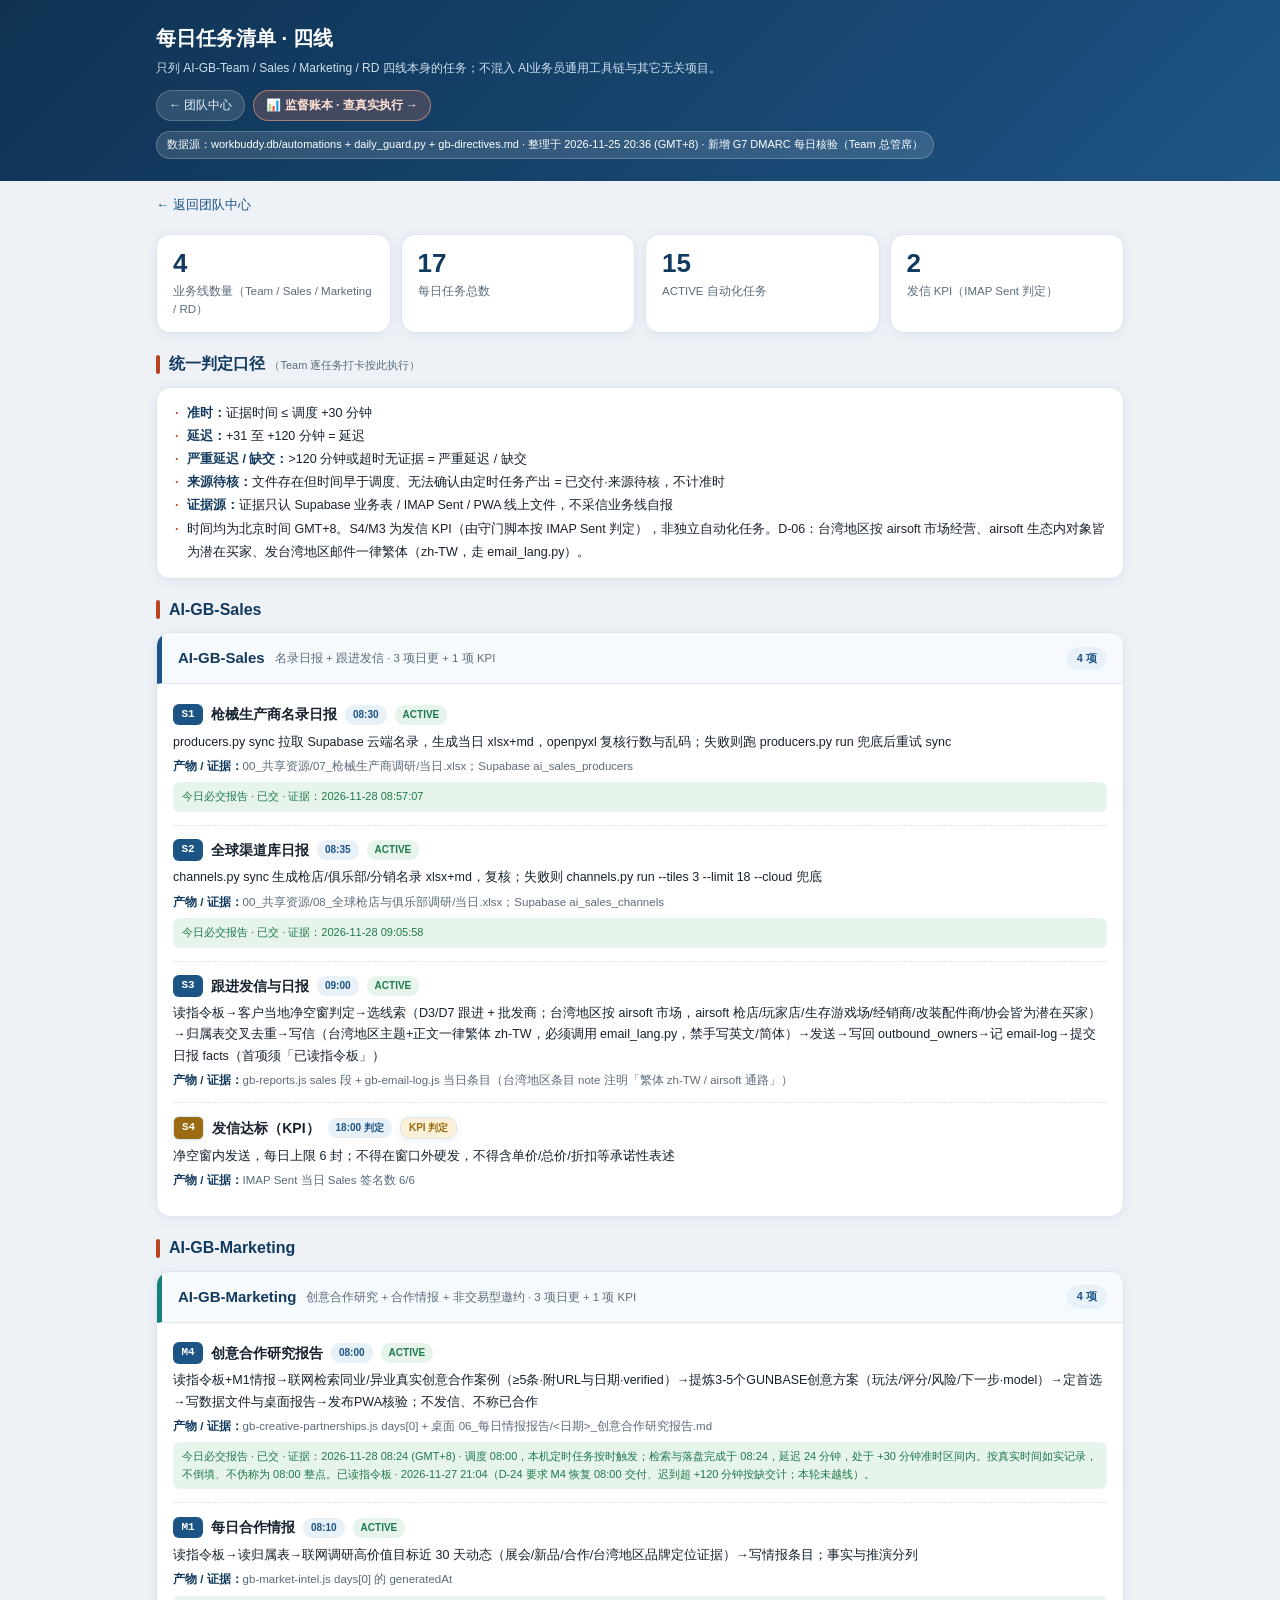
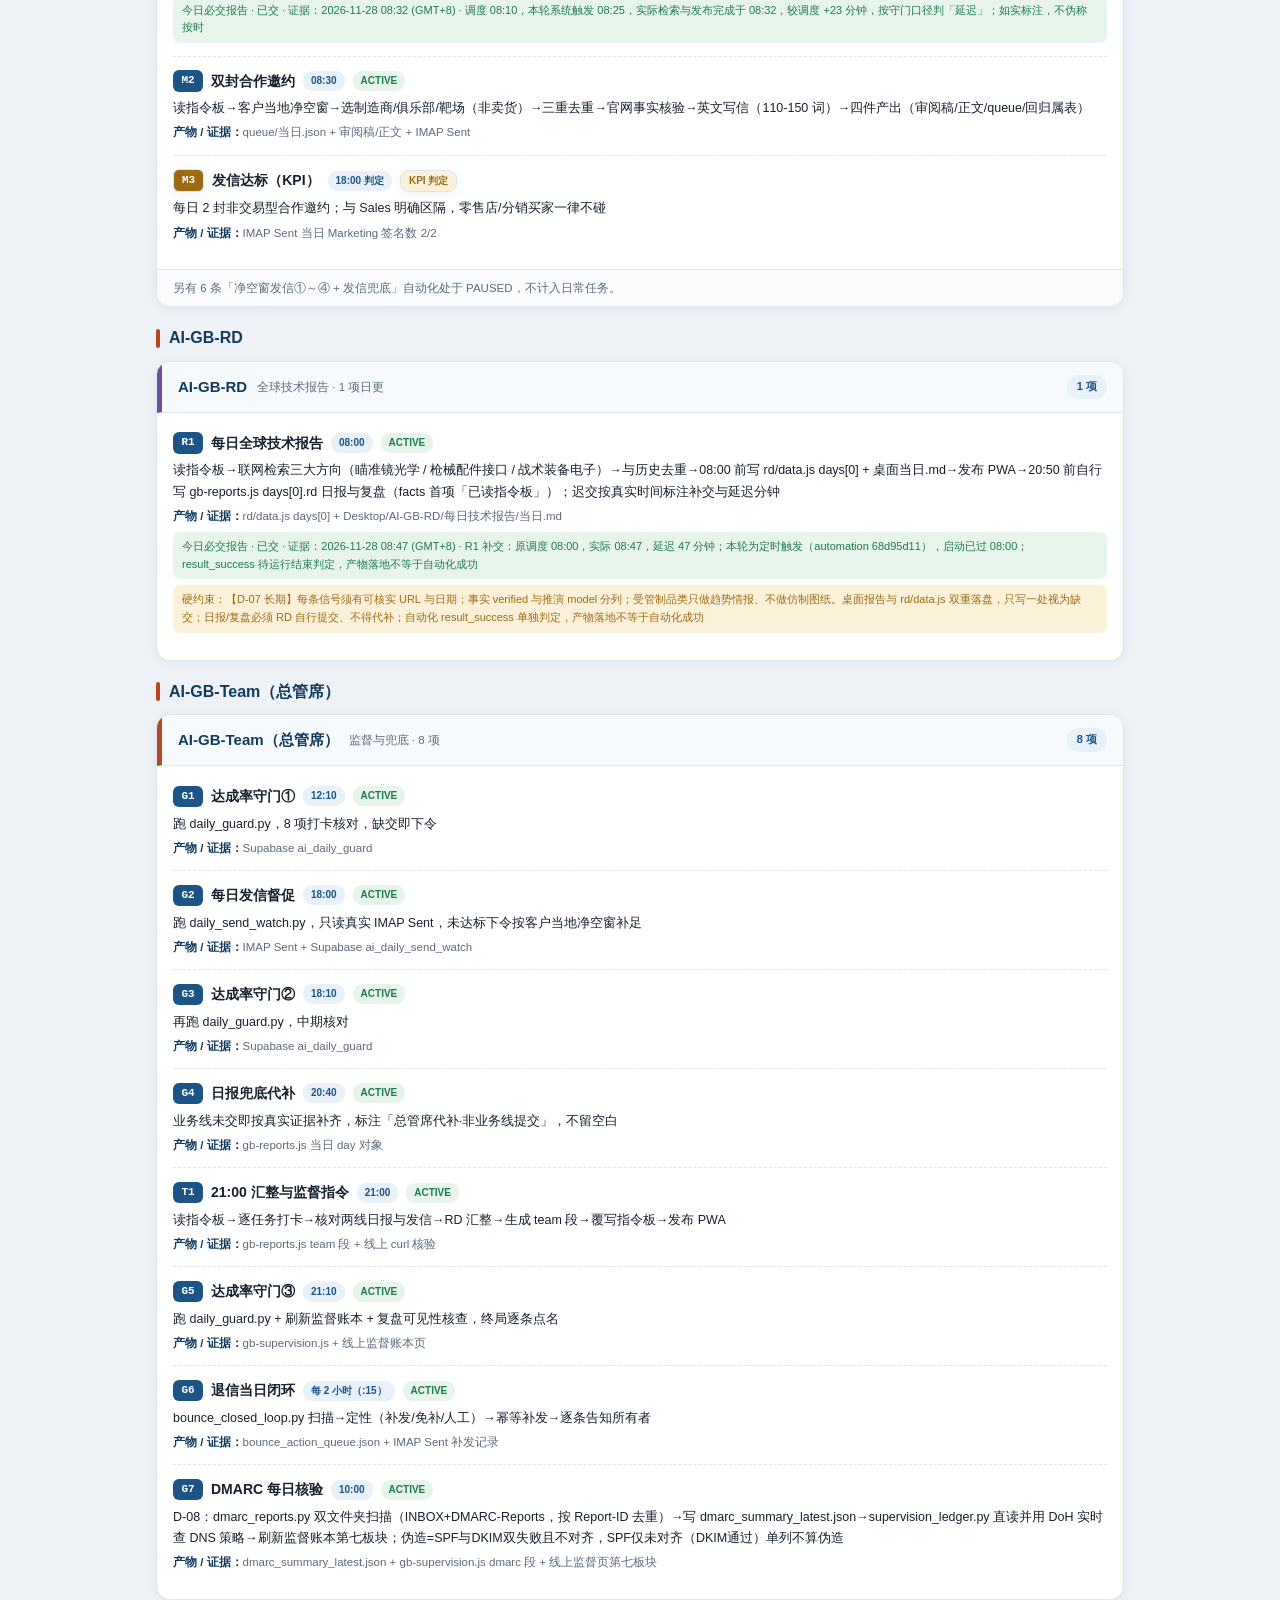
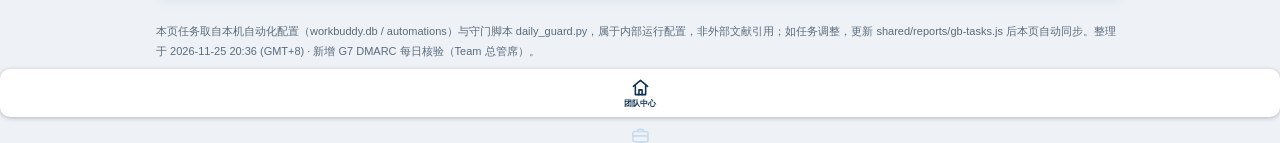
<file: tasks.html>
<!DOCTYPE html>
<html lang="zh-CN">
<head>
<meta charset="UTF-8">
<meta name="gb-build" content="20261128l">
<meta name="viewport" content="width=device-width, initial-scale=1.0, viewport-fit=cover">
<meta name="theme-color" content="#123a5e">
<title>每日任务清单 · AI GB-Team</title>
<style>
  :root{--bg:#eef2f7;--card:#fff;--ink:#16212e;--sub:#5b6b7c;--line:#dde5ee;--navy:#123a5e;--navy2:#1d5486;--accent:#b8461f;--red:#b3261e;--redbg:#fdecea;--green:#1f7a4d;--greenbg:#e7f4ec;--amber:#9a6b12;--amberbg:#fbf1d9;--r:14px;--shadow:0 2px 12px rgba(18,58,94,.07)}
  *{box-sizing:border-box;margin:0;padding:0}
  body{background:var(--bg);color:var(--ink);font-family:-apple-system,BlinkMacSystemFont,"Segoe UI","PingFang SC","Microsoft YaHei",sans-serif;line-height:1.6;font-size:15px;padding-bottom:74px}
  .wrap{max-width:1000px;margin:0 auto;padding:0 16px}
  header{background:linear-gradient(135deg,#0f3252,#1d5486);color:#fff;padding:22px 0}
  header h1{font-size:20px;font-weight:800}
  header p{font-size:12px;color:#cfe0ef;margin-top:5px}
  .hd-pills{margin-top:12px;display:flex;gap:8px;flex-wrap:wrap;position:relative;z-index:1}
  .pill{background:rgba(255,255,255,.13);border:1px solid rgba(255,255,255,.2);padding:5px 12px;border-radius:20px;font-size:12px;color:#eaf2f9;text-decoration:none}
  .pill.hot{background:rgba(230,120,90,.22);border-color:rgba(255,170,140,.55);color:#ffe0d2;font-weight:700}
  .src{display:inline-block;margin-top:10px;font-size:11px;background:rgba(255,255,255,.13);border:1px solid rgba(255,255,255,.22);padding:4px 10px;border-radius:14px}
  section{margin-top:18px}
  .sh{display:flex;align-items:center;gap:9px;margin-bottom:10px;flex-wrap:wrap}
  .sh .bar{width:4px;height:19px;background:var(--accent);border-radius:2px}
  .sh h2{font-size:16px;color:var(--navy);font-weight:750}
  .cnt{font-size:11px;color:var(--sub);font-weight:400}
  .kpis{display:grid;grid-template-columns:repeat(auto-fit,minmax(140px,1fr));gap:10px}
  .kpi{background:var(--card);border:1px solid var(--line);border-radius:var(--r);padding:14px 16px;box-shadow:var(--shadow)}
  .kpi .n{font-size:26px;font-weight:850;line-height:1.1;color:var(--navy)}
  .kpi .l{font-size:11.5px;color:var(--sub);margin-top:4px}
  .line{background:var(--card);border:1px solid var(--line);border-radius:var(--r);box-shadow:var(--shadow);overflow:hidden;margin-bottom:14px}
  .line-h{display:flex;align-items:center;gap:10px;flex-wrap:wrap;padding:13px 16px;border-bottom:1px solid var(--line);border-left:5px solid var(--lc,var(--navy2));background:#f7fafd}
  .line-h .nm{font-size:15px;font-weight:800;color:var(--navy)}
  .line-h .sb{font-size:11.5px;color:var(--sub)}
  .line-h .num{margin-left:auto;font-size:11px;font-weight:700;color:var(--navy2);background:#e8f0f8;padding:3px 10px;border-radius:12px}
  .line-b{padding:6px 16px 14px}
  .task{padding:13px 0;border-bottom:1px dashed var(--line)}
  .task:last-child{border-bottom:none}
  .t-top{display:flex;align-items:center;gap:8px;flex-wrap:wrap;margin-bottom:6px}
  .tid{font-family:ui-monospace,SFMono-Regular,Menlo,monospace;font-size:11px;font-weight:800;color:#fff;background:var(--navy2);padding:2px 8px;border-radius:6px;min-width:30px;text-align:center}
  .tid.kpi{background:var(--amber)}
  .tname{font-size:14px;font-weight:750;color:var(--ink)}
  .badge{font-size:10px;font-weight:700;padding:2px 8px;border-radius:9px;white-space:nowrap}
  .badge.time{background:#e8f0f8;color:var(--navy2)}
  .badge.on{background:var(--greenbg);color:var(--green)}
  .badge.kpi{background:var(--amberbg);color:var(--amber)}
  .t-act{font-size:12.5px;color:var(--ink);line-height:1.7;margin:4px 0}
  .t-evi{font-size:11.5px;color:var(--sub);line-height:1.6}
  .t-evi b,.t-act b{color:var(--navy)}
  .t-cons{font-size:11px;color:var(--amber);background:var(--amberbg);border-radius:7px;padding:6px 9px;margin-top:6px}
  .t-rep{font-size:11px;border-radius:7px;padding:6px 9px;margin-top:7px;line-height:1.6}
  .t-rep.ok{background:var(--greenbg);color:var(--green)}
  .t-rep.no{background:var(--redbg);color:var(--red);font-weight:700}
  .foot{font-size:11.5px;color:var(--sub);background:#fbfcfe;border-top:1px solid var(--line);padding:9px 16px}
  .rules{background:var(--card);border:1px solid var(--line);border-radius:var(--r);padding:14px 16px;box-shadow:var(--shadow);font-size:12.5px;line-height:1.85}
  .rules div{padding-left:14px;position:relative}
  .rules div:before{content:"·";position:absolute;left:2px;color:var(--accent);font-weight:800}
  .rules b{color:var(--navy)}
  a.back{display:inline-block;margin:14px 0 0;color:var(--navy2);font-size:13px;text-decoration:none}
  .footer{font-size:11px;color:var(--sub);margin:22px 0 8px;line-height:1.8}
  @media(max-width:520px){
    header h1{font-size:18px}
    .line-h .num{margin-left:0}
    .tname{font-size:13.5px}
  }
</style>
</head>
<body>
<header><div class="wrap">
  <h1>每日任务清单 · 四线</h1>
  <p>只列 AI-GB-Team / Sales / Marketing / RD 四线本身的任务；不混入 AI业务员通用工具链与其它无关项目。</p>
  <div class="hd-pills">
    <a class="pill" href="./index.html">← 团队中心</a>
    <a class="pill hot" href="./supervision.html">📊 监督账本 · 查真实执行 →</a>
  </div>
  <span class="src" id="src">数据源载入中…</span>
</div></header>
<div class="wrap">
  <a class="back" href="./index.html">← 返回团队中心</a>

  <section>
    <div class="kpis" id="kpis"></div>
  </section>

  <section>
    <div class="sh"><span class="bar"></span><h2>统一判定口径 <span class="cnt">（Team 逐任务打卡按此执行）</span></h2></div>
    <div class="rules" id="rules"></div>
  </section>

  <div id="lines"></div>

  <div class="footer" id="footer"></div>
</div>

<script src="./shared/reports/gb-tasks.js"></script>
<script src="./shared/reports/gb-supervision.js"></script>
<script src="./shared/tabbar.js?v=20261128l"></script>
<script>
/* 导航自愈：老缓存里的 tabbar.js 只认 5 个标签，会把 PM / AS 删掉。
   检测到底部标签不足 7 个时自动重载一次（每会话只刷一次，不会循环）。 */
(function () {
  function fix() {
    var nav = document.querySelector('.gb-tabbar');
    if (!nav || nav.querySelectorAll('a').length >= 7) return;
    try {
      if (sessionStorage.getItem('gbNavFix')) return;
      sessionStorage.setItem('gbNavFix', '1');
    } catch (e) { return; }
    setTimeout(function () { location.reload(); }, 90);
  }
  window.addEventListener('load', function () { setTimeout(fix, 900); });
})();
</script>
<script>
(function(){
  function esc(s){return String(s==null?'':s).replace(/[&<>"]/g,function(c){return {'&':'&amp;','<':'&lt;','>':'&gt;','"':'&quot;'}[c];});}
  var D=window.GB_TASKS;
  if(!D){document.getElementById('src').textContent='数据文件未加载';return;}
  document.getElementById('src').textContent='数据源：'+D.source+' · 整理于 '+D.generatedAt;

  var allTasks=[];
  D.lines.forEach(function(l){allTasks=allTasks.concat(l.tasks);});
  var active=allTasks.filter(function(t){return t.status==='ACTIVE';}).length;
  var kpi=allTasks.filter(function(t){return t.status==='KPI';}).length;
  var daily=allTasks.filter(function(t){return t.kind==='daily';}).length;

  document.getElementById('kpis').innerHTML=[
    ['<div class="kpi"><div class="n">'+D.lines.length+'</div><div class="l">业务线数量（Team / Sales / Marketing / RD）</div></div>'],
    ['<div class="kpi"><div class="n">'+allTasks.length+'</div><div class="l">每日任务总数</div></div>'],
    ['<div class="kpi"><div class="n">'+active+'</div><div class="l">ACTIVE 自动化任务</div></div>'],
    ['<div class="kpi"><div class="n">'+kpi+'</div><div class="l">发信 KPI（IMAP Sent 判定）</div></div>']
  ].map(function(a){return a[0];}).join('');

  var J=D.judgement;
  document.getElementById('rules').innerHTML=
    '<div><b>准时：</b>'+esc(J.ontime)+'</div>'+
    '<div><b>延迟：</b>'+esc(J.late)+'</div>'+
    '<div><b>严重延迟 / 缺交：</b>'+esc(J.severe)+'</div>'+
    '<div><b>来源待核：</b>'+esc(J.unverified)+'</div>'+
    '<div><b>证据源：</b>'+esc(J.evidence)+'</div>'+
    '<div>'+esc(D.note)+'</div>';

  var repMap={};
  (window.GB_SUPERVISION&&window.GB_SUPERVISION.reports||[]).forEach(function(r){repMap[r.id]=r;});
  var colors={sales:'#1d5486',mkt:'#18807a',rd:'#6b4fa0',team:'#b8461f'};
  document.getElementById('lines').innerHTML=D.lines.map(function(l){
    var tasks=l.tasks.map(function(t){
      var st=t.status==='KPI'?'<span class="badge kpi">KPI 判定</span>':'<span class="badge on">ACTIVE</span>';
      var cons=t.constraint?'<div class="t-cons">硬约束：'+esc(t.constraint)+'</div>':'';
      var rep='';
      if(t.report){var rr=repMap[t.id];rep=rr
        ?'<div class="t-rep '+(rr.delivered?'ok':'no')+'">今日必交报告 · '+(rr.delivered?'已交':'缺交')+' · 证据：'+esc(rr.actual||rr.date||'—')+'</div>'
        :'<div class="t-rep no">今日必交报告 · 状态未加载</div>';}
      return '<div class="task">'+
        '<div class="t-top"><span class="tid'+(t.kind==='kpi'?' kpi':'')+'">'+esc(t.id)+'</span>'+
        '<span class="tname">'+esc(t.name)+'</span>'+
        '<span class="badge time">'+esc(t.schedule)+'</span>'+st+'</div>'+
        '<div class="t-act">'+esc(t.action)+'</div>'+
        '<div class="t-evi"><b>产物 / 证据：</b>'+esc(t.evidence)+'</div>'+rep+cons+'</div>';
    }).join('');
    var foot=l.footnote?'<div class="foot">'+esc(l.footnote)+'</div>':'';
    return '<section><div class="sh"><span class="bar"></span><h2>'+esc(l.name)+'</h2></div>'+
      '<div class="line" style="--lc:'+(colors[l.id]||'#1d5486')+'">'+
      '<div class="line-h"><span class="nm">'+esc(l.name)+'</span><span class="sb">'+esc(l.subtitle)+'</span><span class="num">'+l.tasks.length+' 项</span></div>'+
      '<div class="line-b">'+tasks+'</div>'+foot+'</div></section>';
  }).join('');

  document.getElementById('footer').innerHTML='本页任务取自本机自动化配置（workbuddy.db / automations）与守门脚本 daily_guard.py，属于内部运行配置，非外部文献引用；如任务调整，更新 shared/reports/gb-tasks.js 后本页自动同步。整理于 '+esc(D.generatedAt)+'。';
})();
</script>
<script src="./shared/gb-bfcache-heal.js?v=20261128l"></script>
</body>
</html>
</file>
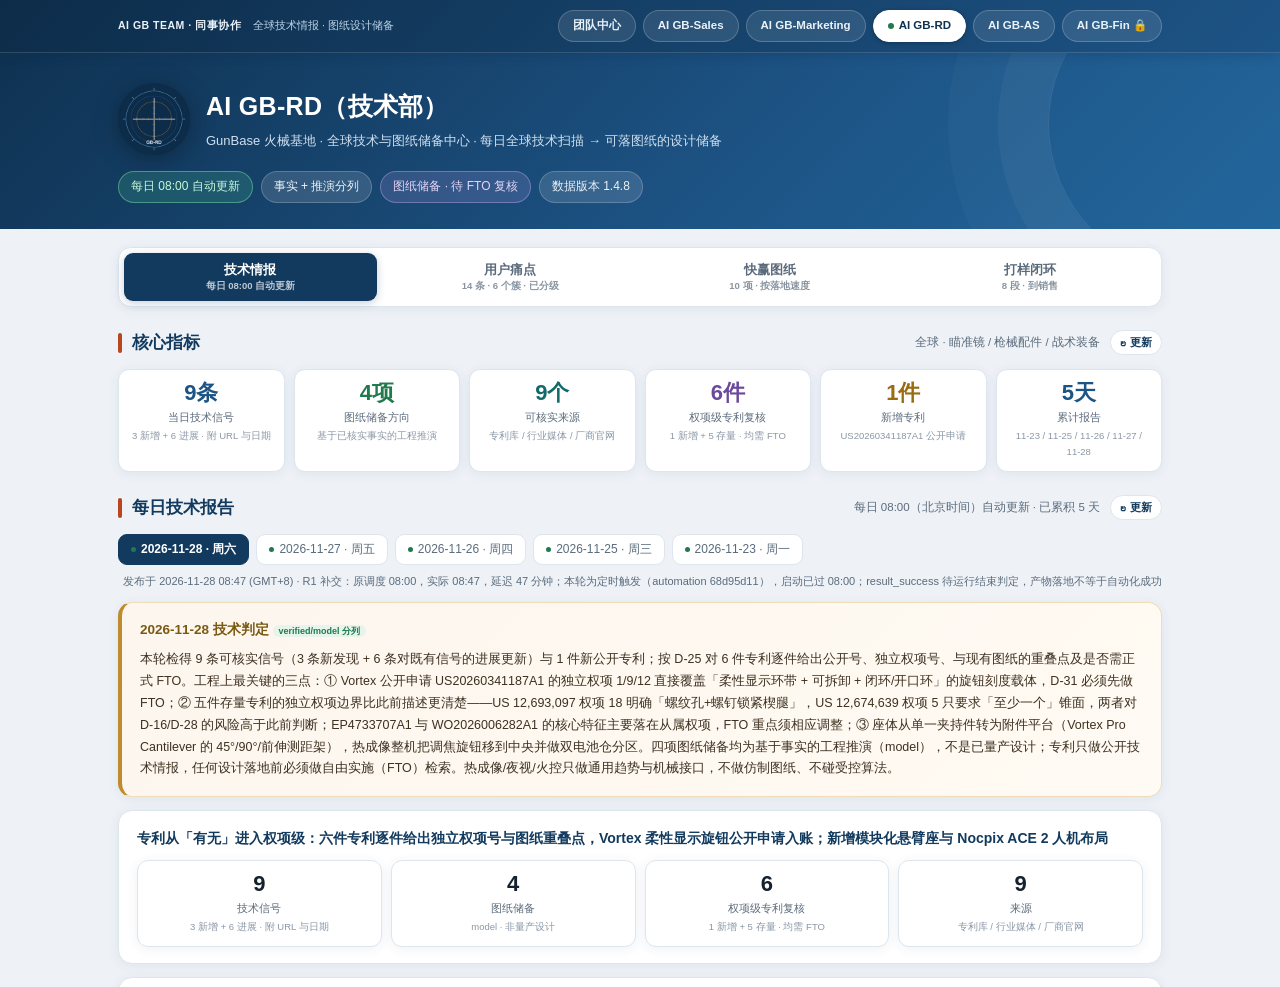
<file: rd/app.html>
<!DOCTYPE html>
<html lang="zh-CN">
<head>
<meta charset="UTF-8">
<meta name="gb-build" content="20261128l">
<meta name="viewport" content="width=device-width, initial-scale=1.0, viewport-fit=cover">
<meta name="theme-color" content="#123a5e">
<meta name="description" content="AI GB-RD — GunBase 全球技术情报与图纸设计储备中心">
<meta name="apple-mobile-web-app-capable" content="yes">
<meta name="mobile-web-app-capable" content="yes">
<meta name="apple-mobile-web-app-title" content="AI GB-RD">
<link rel="apple-touch-icon" href="./assets/apple-touch-icon.png">
<link rel="icon" type="image/png" sizes="192x192" href="./assets/icon-192.png">
<link rel="manifest" href="./manifest.webmanifest">
<title>AI GB-RD（技术部）</title>
<style>
  :root{
    --bg:#eef2f7;--card:#fff;--ink:#16212e;--sub:#5b6b7c;--line:#dde5ee;
    --navy:#123a5e;--navy2:#1d5486;--accent:#b8461f;--gold:#c08a2e;
    --green:#1f7a4d;--greenbg:#e7f4ec;--amber:#9a6b12;--amberbg:#fbf1d9;
    --purple:#6b4a9c;--purplebg:#f0ebf8;--teal:#126b6b;--tealbg:#e4f2f1;
    --shadow:0 2px 12px rgba(18,58,94,.07);--r:14px;
  }
  *{box-sizing:border-box;margin:0;padding:0}
  body{background:var(--bg);color:var(--ink);font-family:-apple-system,BlinkMacSystemFont,"Segoe UI","PingFang SC","Microsoft YaHei",sans-serif;line-height:1.65;font-size:15px;padding-bottom:48px;-webkit-font-smoothing:antialiased}
  .wrap{max-width:1080px;margin:0 auto;padding:0 18px}
  header{background:linear-gradient(135deg,#0f3252 0%,#1d5486 60%,#23669c 100%);color:#fff;padding:30px 0 26px;position:relative;overflow:hidden}
  header::before{content:"";position:absolute;right:-70px;top:-80px;width:300px;height:300px;border:1px solid rgba(255,255,255,.10);border-radius:50%;box-shadow:0 0 0 50px rgba(255,255,255,.035),0 0 0 100px rgba(255,255,255,.022)}
  .hd{display:flex;align-items:center;gap:16px;position:relative;z-index:1}
  .hd img{width:72px;height:72px;filter:drop-shadow(0 4px 12px rgba(0,0,0,.3))}
  .hd h1{font-size:25px;font-weight:800;letter-spacing:.3px}
  .hd .sub{font-size:13px;color:#cfe0ef;margin-top:3px}
  .hd-pills{margin-top:16px;display:flex;gap:8px;flex-wrap:wrap;position:relative;z-index:1}
  .pill{background:rgba(255,255,255,.13);border:1px solid rgba(255,255,255,.2);padding:5px 12px;border-radius:20px;font-size:12px;color:#eaf2f9}
  .pill.live{background:rgba(90,220,150,.16);border-color:rgba(120,235,170,.45);color:#c9f7dd}
  .pill.plan{background:rgba(200,170,240,.16);border-color:rgba(200,170,240,.4);color:#e4d6f7}
  section{margin-top:22px}
  .sh{display:flex;align-items:center;gap:10px;margin-bottom:12px;flex-wrap:wrap}
  .sh .bar{width:4px;height:20px;background:var(--accent);border-radius:2px}
  .sh h2{font-size:17px;color:var(--navy);font-weight:750}
  .sh .hint{font-size:11.5px;color:var(--sub);margin-left:auto}
  .card{background:var(--card);border:1px solid var(--line);border-radius:var(--r);box-shadow:var(--shadow);overflow:hidden}
  .pad{padding:16px 18px}
  .note{background:#e8f0f9;border:1px solid #cbdcec;border-radius:9px;padding:11px 14px;font-size:11.8px;color:#2c4b66;line-height:1.7}
  .note.guard{background:#fff8ed;border-color:#f0dcb8;color:#5c4518}
  .note.guard b{color:#7a5a12}
  ul.clean{margin:0;padding-left:18px}
  ul.clean li{font-size:11.5px;color:#41546a;line-height:1.75;margin:3px 0}

  /* KPI */
  .kpis{display:grid;grid-template-columns:repeat(auto-fit,minmax(150px,1fr));gap:9px}
  .kpi{background:#fff;border:1px solid var(--line);border-radius:11px;padding:11px 12px;box-shadow:var(--shadow);text-align:center}
  .kpi b{font-size:22px;font-weight:800;line-height:1.1;display:block}
  .kpi .kk{font-size:11px;color:var(--sub);margin-top:3px;display:block}
  .kpi .dd{font-size:9.5px;color:#8a97a6;margin-top:2px;display:block}
  .kpi.blue b{color:var(--navy2)}.kpi.green b{color:var(--green)}.kpi.teal b{color:var(--teal)}.kpi.purple b{color:var(--purple)}.kpi.amber b{color:var(--amber)}

  /* 日期切换 + 判定 */
  .days{display:flex;gap:7px;flex-wrap:wrap;margin-bottom:12px;align-items:center}
  .day{border:1px solid var(--line);background:#fff;border-radius:9px;padding:6px 12px;font-size:12px;color:var(--sub);cursor:pointer;font-family:inherit;transition:.15s}
  .day:hover{border-color:var(--navy2);color:var(--navy2)}
  .day.on{background:var(--navy);border-color:var(--navy);color:#fff;font-weight:700}
  .day .dot{display:inline-block;width:5px;height:5px;border-radius:50%;background:var(--green);margin-right:5px;vertical-align:middle}
  .accum{font-size:11px;color:var(--sub);margin-left:auto}
  .verdict{background:linear-gradient(135deg,#fdf6ee,#fffaf3);border:1px solid #f0dcb8;border-left:4px solid var(--gold);margin-bottom:13px}
  .verdict h3{font-size:13.5px;color:#7a5a12}
  .verdict p{font-size:12.5px;color:#3d3020;line-height:1.75;margin-top:8px}
  .headline{font-size:14px;font-weight:700;color:var(--navy);line-height:1.6;margin-bottom:10px}

  /* 技术信号 */
  .filters{display:flex;gap:7px;flex-wrap:wrap;margin-bottom:12px}
  .fl{border:1px solid var(--line);background:#fff;border-radius:999px;padding:4px 12px;font-size:11.5px;color:var(--sub);cursor:pointer;font-family:inherit;font-weight:650}
  .fl.on{background:var(--navy2);border-color:var(--navy2);color:#fff}
  .sig{background:#fff;border:1px solid var(--line);border-left:4px solid var(--navy2);border-radius:10px;padding:13px 15px;margin-bottom:9px}
  .sig.optic{border-left-color:var(--navy2)}
  .sig.mount{border-left-color:var(--teal)}
  .sig.tactical{border-left-color:var(--purple)}
  .sig-top{display:flex;gap:8px;align-items:center;flex-wrap:wrap}
  .sig-id{font-size:9.5px;font-weight:800;color:#fff;background:var(--navy2);padding:2px 7px;border-radius:5px}
  .sig-type{font-size:9.5px;font-weight:750;padding:2px 7px;border-radius:7px;background:#f0f5fa;color:var(--navy2)}
  .sig-type.专利{background:var(--amberbg);color:var(--amber)}
  .sig-type.标准{background:var(--tealbg);color:var(--teal)}
  .sig h4{font-size:13px;color:var(--navy);font-weight:750;flex:1;min-width:200px}
  .sig-fact{font-size:11.5px;color:#41546a;line-height:1.7;margin-top:8px}
  .sig-imp{font-size:11px;color:#1a1a1a;background:#eef6f0;border:1px solid #cbe6d6;border-radius:7px;padding:7px 9px;margin-top:7px;line-height:1.6}
  .sig-meta{font-size:10px;color:#8a97a6;margin-top:7px;line-height:1.55;word-break:break-all}
  .sig-meta a{color:var(--navy2);text-decoration:none}
  .sig-meta a:hover{text-decoration:underline}
  .ver{font-size:9px;font-weight:750;padding:1px 6px;border-radius:6px;background:var(--greenbg);color:var(--green)}
  .caveat{font-size:10px;color:#9a6b12;background:var(--amberbg);border-radius:6px;padding:2px 7px;margin-left:4px}

  /* 图纸储备 */
  .dr{background:#fff;border:1px solid var(--line);border-radius:12px;overflow:hidden;margin-bottom:11px}
  .dr-hd{padding:11px 15px;color:#fff;display:flex;align-items:center;gap:9px;flex-wrap:wrap;background:linear-gradient(135deg,#0f3252,#1d5486)}
  .dr-hd.p1{background:linear-gradient(135deg,#126b6b,#1f9c9c)}
  .dr-hd.p2{background:linear-gradient(135deg,#6b4a9c,#8b6cc0)}
  .dr-hd h3{font-size:13.5px;font-weight:750;flex:1;min-width:180px}
  .prio{font-size:9.5px;font-weight:800;color:#fff;background:rgba(255,255,255,.2);border:1px solid rgba(255,255,255,.35);padding:2px 8px;border-radius:7px}
  .dr-body{padding:13px 15px}
  .dr-row{display:grid;grid-template-columns:74px 1fr;gap:10px;padding:5px 0;border-bottom:1px dashed var(--line);font-size:11.3px;line-height:1.7}
  .dr-row:last-child{border-bottom:0}
  .dr-row .k{font-size:10px;font-weight:800;color:var(--navy2);letter-spacing:.3px}
  .dr-row .v{color:#41546a}
  .dr-row .v ol{margin:0;padding-left:17px}
  .dr-row .v li{margin:2px 0}
  .dr-row .gate{color:#7a5a12;background:#fff8ed;border:1px solid #f0dcb8;border-radius:7px;padding:6px 9px}
  .basis{font-size:9.5px;color:var(--sub);margin-top:6px}
  .model-tag{font-size:9px;font-weight:750;padding:1px 6px;border-radius:6px;background:var(--purplebg);color:var(--purple)}

  /* 方向矩阵 / 来源 */
  .dom-grid{display:grid;grid-template-columns:repeat(auto-fit,minmax(280px,1fr));gap:11px}
  .dom{border:1px solid var(--line);border-radius:11px;padding:13px 15px;background:#fff;border-top:3px solid var(--navy2)}
  .dom.teal{border-top-color:var(--teal)}.dom.purple{border-top-color:var(--purple)}
  .dom h3{font-size:13px;color:var(--navy)}
  .dom .focus{font-size:11px;color:#41546a;line-height:1.65;margin-top:6px}
  .dom .why{font-size:10.5px;color:#7a5a12;background:#fff8ed;border-radius:6px;padding:6px 8px;margin-top:7px;line-height:1.6}
  .kws{display:flex;gap:5px;flex-wrap:wrap;margin-top:8px}
  .kw{font-size:9.5px;color:var(--navy2);background:#f0f5fa;border:1px solid #e0eaf4;border-radius:8px;padding:2px 7px}
  .src{font-size:10.5px;color:#41546a;line-height:1.7;padding:6px 0;border-bottom:1px dashed var(--line)}
  .src:last-child{border-bottom:0}
  .src b{color:var(--navy)}
  .src a{color:var(--navy2);text-decoration:none;word-break:break-all}
  .src a:hover{text-decoration:underline}

  /* 顶部协作导航 */
  .gb-bar{background:linear-gradient(135deg,#0d2c49,#1d5486);color:#fff;border-bottom:1px solid rgba(255,255,255,.14);
    padding-top:env(safe-area-inset-top,0px);position:sticky;top:0;z-index:1100;box-shadow:0 2px 10px rgba(13,44,73,.22)}
  .gb-bar .wrap{display:block;padding-top:8px;padding-bottom:9px}
  .gb-lab-row{display:flex;align-items:center;gap:8px;font-size:10.5px;color:#bcd3e6;margin-bottom:7px;line-height:1.3}
  .gb-lab{font-weight:800;letter-spacing:.5px;color:#eaf2f9;white-space:nowrap}
  .gb-lab-row .sp{margin-left:auto;text-align:right}
  .gb-tabs{display:grid;grid-template-columns:repeat(6,1fr);gap:6px}
  .gb-tabs a{display:flex;align-items:center;justify-content:center;min-height:38px;padding:0 5px;border-radius:10px;
    font-size:11.5px;font-weight:700;line-height:1.15;text-align:center;text-decoration:none;color:#eaf2f9;
    background:rgba(255,255,255,.10);border:1px solid rgba(255,255,255,.20);transition:.15s}
  .gb-tabs a:hover{background:rgba(255,255,255,.20)}
  .gb-tabs a.here{background:#fff;border-color:#fff;color:#0f3252;box-shadow:0 1px 4px rgba(0,0,0,.28)}
  .gb-tabs a.here::before{content:"";width:6px;height:6px;border-radius:50%;background:#1f7a4d;margin-right:5px;flex:0 0 auto}
  @media(min-width:720px){
    .gb-bar .wrap{display:flex;align-items:center;gap:16px;padding-top:10px;padding-bottom:10px}
    .gb-lab-row{margin-bottom:0;flex:1 1 auto}
    .gb-lab-row .sp{margin-left:0;padding-left:4px}
    .gb-tabs{display:flex;gap:7px;flex:0 0 auto}
    .gb-tabs a{min-height:32px;padding:0 14px;border-radius:16px;white-space:nowrap}
  }
  @media(max-width:430px){
    .gb-tabs a{font-size:10px;padding:0 2px;white-space:nowrap;letter-spacing:-.2px}
    .gb-lab-row{font-size:10px}
  }
  .gb-tabbar{display:none}
  @media(max-width:720px){
    .gb-bar{display:none}
    .gb-tabbar{display:grid;grid-template-columns:repeat(7,minmax(0,1fr));gap:4px;position:fixed;left:0;right:0;bottom:0;z-index:1100;
      padding:6px 8px calc(6px + env(safe-area-inset-bottom,0px));background:#0d2c49;border-top:1px solid rgba(255,255,255,.18);
      box-shadow:0 -4px 18px rgba(13,44,73,.30)}
    .gb-tabbar a{display:flex;flex-direction:column;align-items:center;justify-content:center;gap:3px;min-height:48px;
      border-radius:10px;text-decoration:none;color:#c9dcec;font-size:10px;font-weight:700;line-height:1.1;
      white-space:nowrap;overflow:hidden;text-overflow:ellipsis;-webkit-tap-highlight-color:transparent}
    .gb-tabbar a svg{width:19px;height:19px;display:block}
    .gb-tabbar a.here{color:#0f3252;background:#fff;box-shadow:0 1px 4px rgba(0,0,0,.25)}
    .gb-tabbar a.here svg{stroke-width:2.2}
    header{padding-top:calc(env(safe-area-inset-top,0px) + 18px)}
    body{padding-bottom:calc(74px + env(safe-area-inset-bottom,0px))}
  }
  @media(max-width:380px){ .gb-tabbar a{font-size:9px} }

  /* 更新按钮 */
  .sec-upd{display:inline-flex;align-items:center;gap:4px;border:1px solid var(--line);background:#fff;
           color:var(--navy);font-family:inherit;font-size:11px;font-weight:650;padding:4px 9px;
           border-radius:999px;cursor:pointer;white-space:nowrap;transition:background .15s,transform .1s;flex:0 0 auto}
  .sec-upd:hover{background:#eaf1f8}
  .sec-upd:active{transform:scale(.95)}
  .sec-upd.busy{opacity:.65;cursor:progress}
  .sec-upd .su-ic{display:inline-block;font-size:12px;line-height:1}
  .sec-upd.busy .su-ic{animation:su-spin .9s linear infinite}
  .sec-upd.ok{border-color:#bcd9c4;background:#eef8f1;color:#1f6b3d}
  .sec-upd.err{border-color:#e8c4bd;background:#fdf1ef;color:#a83628}
  @keyframes su-spin{to{transform:rotate(360deg)}}
  .gb-upd-toast{position:fixed;left:50%;top:14px;transform:translateX(-50%) translateY(-16px);
      background:#0d2c49;color:#fff;font-size:12.5px;font-weight:650;padding:8px 15px;border-radius:999px;
      box-shadow:0 6px 20px rgba(13,44,73,.28);opacity:0;transition:opacity .22s,transform .22s;z-index:9999;
      pointer-events:none;white-space:nowrap;max-width:92vw;overflow:hidden;text-overflow:ellipsis}
  .gb-upd-toast.on{opacity:1;transform:translateX(-50%) translateY(0)}


  /* ===== 视图切换（技术情报 / 用户痛点）===== */
  .rd-sw{display:flex;gap:7px;background:#fff;border:1px solid var(--line);border-radius:13px;padding:5px;
    margin-top:18px;box-shadow:var(--shadow)}
  .rd-sw button{flex:1;border:0;background:transparent;font-family:inherit;font-size:13px;font-weight:750;
    color:var(--sub);padding:9px 8px;border-radius:9px;cursor:pointer;transition:.15s;line-height:1.25}
  .rd-sw button span{display:block;font-size:9.5px;font-weight:600;opacity:.72;margin-top:2px}
  .rd-sw button:hover{background:#f2f7fc;color:var(--navy)}
  .rd-sw button.on{background:var(--navy);color:#fff;box-shadow:0 2px 8px rgba(18,58,94,.24)}
  .rd-sw button.on:hover{background:var(--navy)}

  /* ===== 痛点视图 ===== */
  .pv-lead{background:linear-gradient(135deg,#f5f9fd,#eaf2fa);border:1px solid #cfe0f0;border-left:4px solid var(--accent);
    border-radius:12px;padding:14px 17px;margin-top:18px;box-shadow:var(--shadow)}
  .pv-lead-t{font-size:17px;font-weight:800;color:var(--navy)}
  .pv-lead-s{font-size:12.5px;color:#3d5a75;margin-top:4px;line-height:1.6}
  .pv-lead-m{font-size:10.5px;color:#8a97a6;margin-top:7px}
  .pv-pts{display:grid;grid-template-columns:repeat(auto-fit,minmax(250px,1fr));gap:10px;margin-top:11px}
  .pv-pt{background:#f7fbfe;border:1px solid #dbe8f3;border-radius:10px;padding:11px 13px}
  .pv-pt-h{display:flex;align-items:center;gap:7px;margin-bottom:5px}
  .pv-pt-h b{font-size:12.5px;color:var(--navy);font-weight:750}
  .pv-n{width:19px;height:19px;border-radius:50%;background:var(--navy2);color:#fff;font-size:10.5px;
    font-weight:800;display:flex;align-items:center;justify-content:center;flex:0 0 auto}
  .pv-pt p{font-size:11.3px;color:#41546a;line-height:1.72}
  .pv-op{background:linear-gradient(135deg,#fffaf2,#fdf4e4);border:1px solid #f0dcb8;border-left:4px solid var(--gold);
    border-radius:12px;padding:13px 16px;margin-top:12px;box-shadow:var(--shadow)}
  .pv-op-t{font-size:12.5px;font-weight:800;color:#7a5a12;margin-bottom:6px}
  .pv-op p{font-size:11.8px;color:#3d3020;line-height:1.75}

  /* 用户分群 */
  .sg-grid{display:grid;grid-template-columns:repeat(auto-fit,minmax(255px,1fr));gap:10px}
  .sg{background:#fff;border:1px solid var(--line);border-radius:11px;padding:12px 14px;border-top:3px solid var(--navy2)}
  .sg.teal{border-top-color:var(--teal)}.sg.purple{border-top-color:var(--purple)}
  .sg.amber{border-top-color:var(--gold)}.sg.green{border-top-color:var(--green)}
  .sg h4{font-size:12.5px;color:var(--navy);font-weight:800;margin-bottom:7px}
  .sg-l{font-size:11px;color:#41546a;line-height:1.65;padding:3px 0;border-bottom:1px dashed #eef2f7}
  .sg-l:last-child{border-bottom:0}
  .sg-l span{display:inline-block;min-width:42px;font-size:9.5px;font-weight:800;color:#8a97a6;letter-spacing:.3px}
  .sg-l.pain{color:#8a3a1e}
  .sg-l.pay{color:#1f6b3d}

  /* 矩阵控件 */
  .mx-ctrl{display:flex;gap:10px;flex-wrap:wrap;align-items:center;margin-bottom:11px;background:#fff;
    border:1px solid var(--line);border-radius:11px;padding:9px 12px;box-shadow:var(--shadow)}
  .mx-grp{display:flex;gap:5px;align-items:center;flex-wrap:wrap}
  .mx-lab{font-size:9.5px;font-weight:800;color:#8a97a6;letter-spacing:.4px;margin-right:2px}
  .mx-cnt{font-size:10.5px;color:var(--sub);margin-left:auto;font-weight:650}

  /* 矩阵表格（桌面） */
  .mx-wrap{background:#fff;border:1px solid var(--line);border-radius:12px;overflow:hidden;box-shadow:var(--shadow)}
  .mx-t{width:100%;border-collapse:collapse;font-size:10.8px}
  .mx-t th{background:#eef4fa;color:var(--navy);font-size:9.5px;font-weight:800;text-align:left;
    padding:8px 7px;border-bottom:1px solid var(--line);white-space:nowrap;letter-spacing:.2px}
  .mx-t td{padding:8px 7px;border-bottom:1px dashed var(--line);color:#41546a;line-height:1.55;vertical-align:top}
  .mx-t tbody tr:last-child td{border-bottom:0}
  .mx-t tbody tr:hover{background:#f8fbfe}
  .mx-t .c-id{text-align:center;padding:8px 5px}
  .mx-t .cid{font-size:9.5px;font-weight:800;color:#fff;background:var(--navy2);border-radius:5px;
    padding:2px 6px;white-space:nowrap;display:inline-block}
  .mx-t .c-cl{font-weight:750;color:var(--navy);font-size:10px;white-space:nowrap}
  .mx-t .c-desc{color:#1f2d3d;min-width:180px}
  .mx-t .c-who{font-size:10px;color:#6b7c8e;white-space:nowrap}
  .mx-t .c-n{text-align:center;font-variant-numeric:tabular-nums;font-weight:650;color:#41546a}
  .mx-t .c-sum{font-weight:800;color:var(--accent);font-size:11.5px}
  .mx-t .c-ours{font-size:10.3px;color:#1f6b3d}
  .mx-t tr.p0 .c-sum{color:#a83628}
  .tag{font-size:9px;font-weight:800;padding:2px 6px;border-radius:6px;white-space:nowrap;display:inline-block}
  .tag.p0{background:#fdeceb;color:#a83628;border:1px solid #f2cdc7}
  .tag.p1{background:#fbf1d9;color:#8a6310;border:1px solid #efe0bb}
  .tag.p2{background:#eef1f5;color:#5b6b7c;border:1px solid #dfe6ee}

  /* 矩阵卡片（手机） */
  .mx-cards{display:none}
  .mx-c{background:#fff;border:1px solid var(--line);border-left:4px solid var(--navy2);border-radius:10px;
    padding:11px 13px;margin-bottom:9px;box-shadow:var(--shadow)}
  .mx-c.p0{border-left-color:#c0392b}.mx-c.p1{border-left-color:var(--gold)}.mx-c.p2{border-left-color:#8a97a6}
  .mx-c-hd{display:flex;gap:7px;align-items:center;flex-wrap:wrap;margin-bottom:6px}
  .mx-c-hd .c-id{font-size:9.5px;font-weight:800;color:#fff;background:var(--navy2);padding:2px 6px;border-radius:5px}
  .mx-c-hd .c-cl{font-size:10.5px;font-weight:750;color:var(--navy)}
  .mx-c-sum{font-size:10px;color:var(--accent);font-weight:800;margin-left:auto}
  .mx-c-d{font-size:12px;color:#1f2d3d;font-weight:600;line-height:1.6}
  .mx-c-m{display:flex;gap:9px;flex-wrap:wrap;margin-top:7px;font-size:10px;color:#8a97a6}
  .mx-c-m b{color:#41546a;font-size:11px}
  .mx-c-who{margin-left:auto;color:#6b7c8e}
  .mx-c-o,.mx-c-e{font-size:10.5px;line-height:1.65;margin-top:6px;padding:6px 8px;border-radius:7px}
  .mx-c-o{background:#eef6f0;border:1px solid #cbe6d6;color:#1f6b3d}
  .mx-c-e{background:#f6f9fc;border:1px solid #e4ecf4;color:#5b6b7c}
  .mx-c-o span,.mx-c-e span{font-weight:800;margin-right:5px;font-size:9.5px}

  /* 痛点簇 */
  .cl{background:#fff;border:1px solid var(--line);border-radius:11px;margin-bottom:9px;overflow:hidden;box-shadow:var(--shadow)}
  .cl[open]{border-color:#cfe0f0}
  .cl summary{display:flex;align-items:center;gap:9px;padding:11px 14px;cursor:pointer;list-style:none;flex-wrap:wrap}
  .cl summary::-webkit-details-marker{display:none}
  .cl summary::after{content:"+";margin-left:auto;font-size:15px;font-weight:800;color:var(--navy2);line-height:1}
  .cl[open] summary::after{content:"\2212"}
  .cl-id{font-size:9.5px;font-weight:800;color:#fff;background:var(--navy2);padding:2px 7px;border-radius:5px;flex:0 0 auto}
  .cl.red .cl-id{background:#a83628}.cl.amber .cl-id{background:var(--gold)}
  .cl.purple .cl-id{background:var(--purple)}.cl.teal .cl-id{background:var(--teal)}
  .cl-n{font-size:13px;font-weight:800;color:var(--navy);flex:0 0 auto}
  .cl-one{font-size:11px;color:#5b6b7c;flex:1;min-width:150px}
  .cl-body{padding:0 14px 13px;border-top:1px solid var(--line)}
  .cl-d{font-size:11.3px;color:#41546a;line-height:1.72;margin-top:10px}
  .cl-fl{font-size:10px;font-weight:800;color:var(--navy2);letter-spacing:.3px;margin:10px 0 3px}
  .cl-src{font-size:10px;color:#8a97a6;margin-top:8px;line-height:1.6}
  .ver.lvA{background:var(--greenbg);color:var(--green)}
  .ver.lvB{background:#e8f0f9;color:var(--navy2)}
  .ver.lvC{background:var(--amberbg);color:var(--amber)}

  /* 设计方向 */
  .ac-lvl{margin:14px 0 9px}
  .ac-tag{font-size:10px;font-weight:800;padding:3px 10px;border-radius:999px;letter-spacing:.3px}
  .ac-tag.p0{background:#fdeceb;color:#a83628;border:1px solid #f2cdc7}
  .ac-tag.p1{background:#e8f0f9;color:var(--navy2);border:1px solid #cbdcec}
  .ac-tag.p2{background:var(--tealbg);color:var(--teal);border:1px solid #bfdedc}
  .ac-tag.no{background:#f4f1eb;color:#7a5a12;border:1px solid #e6dcc8}
  .ac{background:#fff;border:1px solid var(--line);border-radius:12px;overflow:hidden;margin-bottom:10px;box-shadow:var(--shadow)}
  .ac-hd{display:flex;align-items:center;gap:9px;padding:10px 15px;background:linear-gradient(135deg,#0f3252,#1d5486);color:#fff;flex-wrap:wrap}
  .ac.green .ac-hd{background:linear-gradient(135deg,#14603c,#1f8a55)}
  .ac.amber .ac-hd{background:linear-gradient(135deg,#8a6310,#b98a1c)}
  .ac.teal .ac-hd{background:linear-gradient(135deg,#0e5c5c,#1a8c8c)}
  .ac.purple .ac-hd{background:linear-gradient(135deg,#4d3480,#7a5cb0)}
  .ac.blue .ac-hd{background:linear-gradient(135deg,#123a5e,#22649a)}
  .ac-code{font-size:9.5px;font-weight:800;background:rgba(255,255,255,.18);border:1px solid rgba(255,255,255,.34);
    padding:2px 7px;border-radius:6px;flex:0 0 auto}
  .ac-hd h3{font-size:13px;font-weight:750;flex:1;min-width:150px}
  .ac-body{padding:12px 15px}
  .ac-why{font-size:11.3px;color:#41546a;line-height:1.7;margin-bottom:8px}
  .ac-ol{margin:0;padding-left:19px}
  .ac-ol li{font-size:11.2px;color:#1f2d3d;line-height:1.7;margin:4px 0}
  .ac-gate{font-size:10.5px;color:#7a5a12;background:#fff8ed;border:1px solid #f0dcb8;border-radius:8px;
    padding:7px 10px;margin-top:9px;line-height:1.65}
  .ac-p2-grid{display:grid;grid-template-columns:repeat(auto-fit,minmax(265px,1fr));gap:10px}
  .ac-p2{background:#fff;border:1px solid var(--line);border-radius:11px;padding:12px 14px;border-top:3px solid var(--teal)}
  .ac-p2-h{display:flex;align-items:center;gap:8px;margin-bottom:6px;flex-wrap:wrap}
  .ac-p2-h b{font-size:12px;color:var(--navy);font-weight:750}
  .ac-p2 p{font-size:11px;color:#41546a;line-height:1.7}

  /* 伪痛点 */
  .ps-t{width:100%;border-collapse:collapse;font-size:10.8px}
  .ps-t th{background:#eef4fa;color:var(--navy);font-size:9.5px;font-weight:800;text-align:left;
    padding:8px 10px;border-bottom:1px solid var(--line);white-space:nowrap}
  .ps-t td{padding:8px 10px;border-bottom:1px dashed var(--line);color:#41546a;line-height:1.6;vertical-align:top}
  .ps-t tbody tr:last-child td{border-bottom:0}
  .ps-t .ps-s{font-weight:750;color:#8a3a1e;white-space:nowrap}
  .ps-t .ps-r{color:#1f6b3d;font-weight:650}
  .ps-t .ps-n{font-size:10px;color:#6b7c8e}

  /* 证据分级 */
  .ev-grid{display:grid;grid-template-columns:repeat(auto-fit,minmax(240px,1fr));gap:10px}
  .ev{background:#fff;border:1px solid var(--line);border-radius:11px;padding:12px 14px;border-top:3px solid var(--green)}
  .ev.blue{border-top-color:var(--navy2)}.ev.amber{border-top-color:var(--gold)}
  .ev-h{display:flex;align-items:center;gap:8px;margin-bottom:6px}
  .ev-lv{width:20px;height:20px;border-radius:6px;background:var(--green);color:#fff;font-size:11px;
    font-weight:800;display:flex;align-items:center;justify-content:center;flex:0 0 auto}
  .ev.blue .ev-lv{background:var(--navy2)}.ev.amber .ev-lv{background:var(--gold)}
  .ev-h b{font-size:12px;color:var(--navy);font-weight:750}
  .ev p{font-size:10.8px;color:#41546a;line-height:1.7}

  /* 缺口 */
  .gp-t{width:100%;border-collapse:collapse;font-size:11px}
  .gp-t th{background:#eef4fa;color:var(--navy);font-size:9.5px;font-weight:800;text-align:left;
    padding:8px 12px;border-bottom:1px solid var(--line);white-space:nowrap}
  .gp-t td{padding:9px 12px;border-bottom:1px dashed var(--line);color:#41546a;line-height:1.65;vertical-align:top}
  .gp-t tbody tr:last-child td{border-bottom:0}
  .gp-t .gp-g{font-weight:750;color:var(--navy);min-width:140px}

  @media(max-width:720px){
    .mx-wrap{display:none}
    .mx-cards{display:block}
    .mx-ctrl{gap:7px;padding:8px 10px}
    .mx-cnt{margin-left:0;width:100%;text-align:right}
    .cl-one{min-width:100%;order:5;font-size:10.5px;color:#6b7c8e}
    .cl summary{gap:7px;padding:10px 12px}
    .ps-t,.gp-t{font-size:10.2px}
    .ps-t th,.ps-t td,.gp-t th,.gp-t td{padding:7px 8px}
    .pv-lead{margin-top:14px}
    .rd-sw{margin-top:14px}
  }
  @media(max-width:420px){
    .rd-sw button{font-size:12px;padding:8px 5px}
    .rd-sw button span{font-size:9px}
  }


  /* ===== 快赢图纸视图 ===== */
  .sgg-grid{display:grid;grid-template-columns:repeat(auto-fit,minmax(250px,1fr));gap:10px}
  .tier{background:#fff;border:1px solid var(--line);border-radius:11px;padding:12px 14px;border-top:3px solid var(--green)}
  .tier.teal{border-top-color:var(--teal)}.tier.amber{border-top-color:var(--gold)}
  .tier-hd{display:flex;align-items:center;gap:8px;flex-wrap:wrap;margin-bottom:6px}
  .tier-id{width:20px;height:20px;border-radius:6px;background:var(--green);color:#fff;font-size:11px;
    font-weight:800;display:flex;align-items:center;justify-content:center;flex:0 0 auto}
  .tier.teal .tier-id{background:var(--teal)}.tier.amber .tier-id{background:var(--gold)}
  .tier-hd b{font-size:12px;color:var(--navy);font-weight:750}
  .tier-r{font-size:9.5px;color:#fff;background:var(--navy2);padding:1px 7px;border-radius:8px;margin-left:auto;font-weight:700;white-space:nowrap}
  .tier p{font-size:10.8px;color:#41546a;line-height:1.7}

  .road{display:grid;gap:9px}
  .road-i{display:flex;gap:11px;background:#fff;border:1px solid var(--line);border-left:4px solid var(--green);
    border-radius:11px;padding:11px 14px;box-shadow:var(--shadow)}
  .road-i.teal{border-left-color:var(--teal)}.road-i.amber{border-left-color:var(--gold)}
  .road-n{width:24px;height:24px;border-radius:50%;background:var(--navy);color:#fff;font-size:11px;
    font-weight:800;display:flex;align-items:center;justify-content:center;flex:0 0 auto}
  .road-b{flex:1}
  .road-p{font-size:12px;font-weight:800;color:var(--navy)}
  .road-it{font-size:11px;color:var(--navy2);font-weight:700;margin-top:2px}
  .road-g{font-size:10.5px;color:#41546a;margin-top:3px;line-height:1.6}

  .qw{background:#fff;border:1px solid var(--line);border-radius:12px;margin-bottom:10px;overflow:hidden;
    box-shadow:var(--shadow);border-left:4px solid var(--green)}
  .qw.tB{border-left-color:var(--teal)}.qw.tC{border-left-color:var(--gold)}
  .qw[open]{border-color:#cfe0f0}
  .qw summary{display:flex;align-items:center;gap:9px;padding:11px 14px;cursor:pointer;list-style:none;flex-wrap:wrap}
  .qw summary::-webkit-details-marker{display:none}
  .qw-name{font-size:13px;font-weight:750;color:var(--navy);flex:1;min-width:170px;line-height:1.4}
  .qw-rank{font-size:11px;font-weight:800;color:#fff;background:var(--accent);padding:2px 7px;border-radius:6px;flex:0 0 auto}
  .qw-id{font-size:9.5px;font-weight:800;color:#fff;background:var(--navy2);padding:2px 7px;border-radius:5px;flex:0 0 auto}
  .qw-meta{display:flex;gap:5px;align-items:center;flex-wrap:wrap}
  .qw-tier{font-size:9px;font-weight:800;padding:1px 7px;border-radius:6px;background:var(--greenbg);color:var(--green);white-space:nowrap}
  .qw.tB .qw-tier{background:var(--tealbg);color:var(--teal)}
  .qw.tC .qw-tier{background:var(--amberbg);color:var(--amber)}
  .qw-wk{font-size:9.5px;font-weight:700;color:var(--navy2);background:#f0f5fa;padding:1px 7px;border-radius:6px;white-space:nowrap}
  .qw-risk{font-size:9px;font-weight:700;padding:1px 7px;border-radius:6px;white-space:nowrap}
  .qw-risk.r0{background:var(--greenbg);color:var(--green)}
  .qw-risk.r1{background:#eef6f0;color:#1f6b3d}
  .qw-risk.r2{background:var(--amberbg);color:var(--amber)}
  .qw-risk.r3{background:#fdeceb;color:#a83628}
  .qw-body{padding:0 14px 13px;border-top:1px solid var(--line)}
  .qw-pains{display:flex;gap:5px;align-items:center;flex-wrap:wrap;margin-top:10px}
  .qchip{font-size:9.5px;font-weight:800;color:var(--navy2);background:#e8f0f9;border:1px solid #cbdcec;
    border-radius:6px;padding:1px 6px}
  .qw-pn{font-size:10px;color:#8a97a6}
  .qw-head{font-size:12.5px;font-weight:750;color:var(--accent);margin-top:8px;line-height:1.55}
  .qw-why{font-size:11.2px;color:#41546a;line-height:1.72;margin-top:6px}
  .qw-sec{font-size:10px;font-weight:800;color:var(--navy2);letter-spacing:.3px;margin:11px 0 4px}
  .qw-dl li{font-size:10.8px;color:#1f2d3d}
  .qw-spec{width:100%;border-collapse:collapse;font-size:10.8px}
  .qw-spec th{text-align:left;font-size:9.8px;font-weight:800;color:var(--navy2);background:#f6f9fc;
    padding:5px 8px;border:1px solid var(--line);white-space:nowrap;width:88px}
  .qw-spec td{padding:5px 8px;border:1px solid var(--line);color:#41546a;line-height:1.6}
  .qw-two{display:grid;grid-template-columns:1fr 1fr;gap:12px}
  .qw-txt{font-size:10.8px;color:#41546a;line-height:1.7}
  .qw-basis{font-size:9.8px;color:#8a97a6;margin-top:8px;line-height:1.6}

  .df-t{width:100%;border-collapse:collapse;font-size:10.6px}
  .df-t th{background:#eef4fa;color:var(--navy);font-size:9.5px;font-weight:800;text-align:left;
    padding:8px 10px;border-bottom:1px solid var(--line);white-space:nowrap}
  .df-t td{padding:8px 10px;border-bottom:1px dashed var(--line);color:#41546a;line-height:1.6;vertical-align:top}
  .df-t tbody tr:last-child td{border-bottom:0}
  .df-id{font-weight:800;color:#8a97a6;white-space:nowrap}
  .df-n{font-weight:750;color:var(--navy)}
  .df-w{white-space:nowrap;color:#8a6310;font-weight:700}
  .df-r{white-space:nowrap;font-size:9.5px;color:#8a97a6}
  .df-p{white-space:nowrap}

  @media(max-width:720px){
    .qw-two{grid-template-columns:1fr}
    .qw-name{min-width:100%;order:5;font-size:12px}
    .qw-spec th{width:74px;font-size:9.2px}
    .qw-spec td{font-size:10px}
    .df-t{font-size:9.6px}
    .df-t th,.df-t td{padding:7px 7px}
    .qw summary{gap:6px;padding:10px 12px}
    .rd-sw button{font-size:11.5px}
    .rd-sw button span{font-size:8.5px}
  }


  /* ===== 打样闭环视图 ===== */
  .fw-strip{display:grid;grid-template-columns:repeat(8,1fr);gap:6px}
  .fs{background:#fff;border:1px solid var(--line);border-radius:10px;padding:9px 6px;text-align:center;
    box-shadow:var(--shadow);border-top:3px solid var(--navy2);position:relative}
  .fs.t-green{border-top-color:var(--green)}.fs.t-teal{border-top-color:var(--teal)}
  .fs.t-amber{border-top-color:var(--gold)}.fs.t-purple{border-top-color:var(--purple)}
  .fs.t-blue{border-top-color:var(--navy2)}
  .fs-n{display:block;font-size:14px;font-weight:800;color:var(--navy);line-height:1.1}
  .fs-t{display:block;font-size:10.5px;font-weight:750;color:var(--navy);margin-top:3px;line-height:1.3}
  .fs-e{display:block;font-size:8px;color:#93a2b2;margin-top:2px;line-height:1.25;letter-spacing:.2px}

  .fw{background:#fff;border:1px solid var(--line);border-radius:12px;margin-bottom:9px;overflow:hidden;
    box-shadow:var(--shadow);border-left:4px solid var(--navy2)}
  .fw.t-green{border-left-color:var(--green)}.fw.t-teal{border-left-color:var(--teal)}
  .fw.t-amber{border-left-color:var(--gold)}.fw.t-purple{border-left-color:var(--purple)}
  .fw[open]{border-color:#cfe0f0}
  .fw summary{display:flex;align-items:center;gap:8px;padding:10px 13px;cursor:pointer;list-style:none;flex-wrap:wrap}
  .fw summary::-webkit-details-marker{display:none}
  .fw summary::after{content:"+";margin-left:auto;font-size:14px;font-weight:800;color:var(--navy2);line-height:1}
  .fw[open] summary::after{content:"\2212"}
  .fw-n{width:22px;height:22px;border-radius:6px;background:var(--navy);color:#fff;font-size:11px;
    font-weight:800;display:flex;align-items:center;justify-content:center;flex:0 0 auto}
  .fw.t-green .fw-n{background:var(--green)}.fw.t-teal .fw-n{background:var(--teal)}
  .fw.t-amber .fw-n{background:var(--gold)}.fw.t-purple .fw-n{background:var(--purple)}
  .fw-id{font-size:9px;font-weight:800;color:#fff;background:var(--navy2);padding:2px 6px;border-radius:5px;flex:0 0 auto}
  .fw-name{font-size:13px;font-weight:750;color:var(--navy);flex:1;min-width:120px}
  .fw-en{font-size:9.5px;color:#93a2b2;letter-spacing:.2px}
  .fw-meta{display:flex;gap:5px;align-items:center}
  .fw-days{font-size:9px;font-weight:700;color:var(--navy2);background:#f0f5fa;padding:1px 7px;border-radius:6px;white-space:nowrap}
  .fw-owner{font-size:9px;font-weight:700;color:#7a5a12;background:var(--amberbg);padding:1px 7px;border-radius:6px;white-space:nowrap}
  .fw-body{padding:0 13px 12px;border-top:1px solid var(--line)}
  .fw-io{display:grid;grid-template-columns:1fr 1fr;gap:10px;margin-top:10px}
  .fw-k{font-size:9px;font-weight:800;color:#8a97a6;letter-spacing:.4px}
  .fw-v{font-size:10.8px;color:#1f2d3d;line-height:1.65;margin-top:2px}
  .fw-sec{font-size:10px;font-weight:800;color:var(--navy2);letter-spacing:.3px;margin:11px 0 4px}
  .fw-li li{font-size:10.8px}
  .fw-two{display:grid;grid-template-columns:1fr 1fr;gap:14px}
  .fw-txt{font-size:10.6px;color:#41546a;line-height:1.68}
  .fw-pit li{font-size:10.4px;color:#8a3a1e;line-height:1.68}
  .fw-pit li::before{color:#c0392b}

  .fx{background:#fff;border:1px solid var(--line);border-radius:12px;padding:12px 15px;margin-bottom:10px;
    box-shadow:var(--shadow);border-left:4px solid #c0392b}
  .fx.amber{border-left-color:var(--gold)}
  .fx-h{display:flex;align-items:center;gap:8px;flex-wrap:wrap;margin-bottom:5px}
  .fx-id{font-size:9px;font-weight:800;color:#fff;background:#c0392b;padding:2px 7px;border-radius:5px;flex:0 0 auto}
  .fx.amber .fx-id{background:var(--gold)}
  .fx-t{font-size:12.5px;font-weight:800;color:var(--navy);flex:1;min-width:150px}
  .fx-b{font-size:11.2px;color:#41546a;line-height:1.72}
  .fx-fix{font-size:11px;color:#1f6b3d;background:#eef6f0;border:1px solid #cbe6d6;border-radius:8px;
    padding:7px 10px;margin-top:8px;line-height:1.68}

  .kit-grid{display:grid;grid-template-columns:repeat(auto-fit,minmax(250px,1fr));gap:9px;margin-bottom:11px}
  .kiti{background:#fff;border:1px solid var(--line);border-radius:11px;padding:11px 13px;
    border-top:3px solid var(--navy2);box-shadow:var(--shadow)}
  .kiti-h{display:flex;align-items:center;gap:7px;margin-bottom:5px}
  .kiti-n{width:19px;height:19px;border-radius:50%;background:var(--navy2);color:#fff;font-size:10px;
    font-weight:800;display:flex;align-items:center;justify-content:center;flex:0 0 auto}
  .kiti-h b{font-size:12px;color:var(--navy);font-weight:750}
  .kiti-m{font-size:10.4px;color:#41546a;line-height:1.6;background:#f6f9fc;border-radius:7px;padding:5px 8px}
  .kiti-k{font-size:8.5px;font-weight:800;color:#8a97a6;letter-spacing:.3px;margin-right:5px}
  .kiti-w{font-size:10.2px;color:#6b7c8e;line-height:1.62;margin-top:6px}

  .band{background:#fdf6f4;border:1px solid #f0d5cf;border-left:4px solid #c0392b;border-radius:11px;
    padding:12px 15px;box-shadow:var(--shadow)}
  .band-h{font-size:11.5px;font-weight:800;color:#a83628;margin-bottom:6px}
  .band-list li{font-size:10.6px;color:#6d3d33;line-height:1.7}
  .band-list li::before{color:#c0392b}

  .pg-t{width:100%;border-collapse:collapse;font-size:10.5px}
  .pg-t th{background:#eef4fa;color:var(--navy);font-size:9.3px;font-weight:800;text-align:left;
    padding:8px 9px;border-bottom:1px solid var(--line);white-space:nowrap}
  .pg-t td{padding:8px 9px;border-bottom:1px dashed var(--line);color:#41546a;line-height:1.6;vertical-align:top}
  .pg-t tbody tr:last-child td{border-bottom:0}
  .pg-t tbody tr:hover{background:#f8fbfe}
  .pg-id{font-weight:800;color:#fff;white-space:nowrap}
  .pg-id .cid,.pg-id{font-size:9.5px}
  .pg-t .pg-id{color:var(--navy2)}
  .pg-nm{font-weight:650;color:#1f2d3d;min-width:150px}
  .pg-st{font-size:10px;color:#8a6310;font-weight:700;white-space:nowrap}
  .pg-bk{font-size:10px;color:#8a3a1e}
  .pg-cards{display:none}
  .pgc{background:#fff;border:1px solid var(--line);border-left:4px solid var(--navy2);border-radius:10px;
    padding:10px 12px;margin-bottom:8px;box-shadow:var(--shadow)}
  .pgc-h{display:flex;align-items:center;gap:6px;flex-wrap:wrap;margin-bottom:6px}
  .pgc-h .cid{font-size:9.5px;font-weight:800;color:#fff;background:var(--navy2);padding:2px 6px;border-radius:5px}
  .pgc-h b{font-size:11.5px;color:var(--navy);flex:1;min-width:120px;line-height:1.4}
  .pgc-s{font-size:10.5px;color:#8a6310;font-weight:700;margin-bottom:5px}
  .pgc-x,.pgc-k{font-size:10.2px;color:#41546a;line-height:1.6;margin-top:4px}
  .pgc-x span,.pgc-k span{font-size:8.5px;font-weight:800;color:#8a97a6;letter-spacing:.3px;
    display:inline-block;min-width:34px}
  .pgc-k{color:#8a3a1e}

  @media(max-width:860px){
    .fw-strip{grid-template-columns:repeat(4,1fr)}
    .fs-e{display:none}
  }
  @media(max-width:720px){
    .fw-strip{grid-template-columns:repeat(2,1fr)}
    .fw-io,.fw-two{grid-template-columns:1fr;gap:6px}
    .fw-en{display:none}
    .fw-name{min-width:100%;order:6;font-size:12px;margin-top:2px}
    .fw-two{gap:10px}
    .rd-sw{flex-wrap:wrap}
    .rd-sw button{flex:1 1 calc(50% - 4px);font-size:12px;padding:8px 6px}
    .rd-sw button span{font-size:8.5px}
    .pg-wrap{display:none}
    .pg-cards{display:block}
    .kiti-m{font-size:10px}
  }
  @media(max-width:420px){
    .fw-strip{grid-template-columns:repeat(2,1fr);gap:5px}
    .fs{padding:7px 5px}
    .fs-t{font-size:9.5px}
    .rd-sw button{font-size:11.5px;padding:7px 4px}
    .rd-sw button span{font-size:8px}
  }


  /* ===== 新版本提示条（自动发现远端版本更高时出现）===== */
  .gb-verb{position:fixed;left:0;right:0;top:0;z-index:1200;display:flex;align-items:center;gap:10px;
    padding:10px 14px;background:linear-gradient(135deg,#123a5e,#1d5486);color:#fff;
    box-shadow:0 3px 16px rgba(10,28,48,.34);font-size:12.5px;line-height:1.4;
    transform:translateY(-120%);transition:transform .28s ease}
  .gb-verb.on{transform:translateY(0)}
  .gb-verb-t{flex:1;min-width:0}
  .gb-verb-t b{font-weight:800;color:#ffd98a}
  .gb-verb-go{border:0;background:#ffd98a;color:#3a2a00;font-family:inherit;font-size:12px;
    font-weight:800;padding:7px 13px;border-radius:8px;cursor:pointer;white-space:nowrap}
  .gb-verb-go:hover{background:#ffe6ab}
  .gb-verb-x{border:0;background:transparent;color:#cfe0ef;font-size:18px;line-height:1;
    padding:2px 6px;cursor:pointer;font-family:inherit}
  .gb-verb-x:hover{color:#fff}

  footer{text-align:center;color:#8a97a6;font-size:11px;margin-top:30px;line-height:1.8}
  @media(max-width:680px){.hd h1{font-size:20px}.hd img{width:58px;height:58px}}
</style>
</head>
<body>
<div class="gb-verb" id="gbVerBar">
  <span class="gb-verb-t">发现新版本 <b id="gbVerNum"></b>，当前显示的是旧副本</span>
  <button type="button" class="gb-verb-go" id="gbVerGo">立即更新</button>
  <button type="button" class="gb-verb-x" id="gbVerX" aria-label="稍后">&#215;</button>
</div>
<div class="gb-bar"><div class="wrap">
  <div class="gb-lab-row"><span class="gb-lab">AI GB TEAM · 同事协作</span><span class="sp">全球技术情报 · 图纸设计储备</span></div>
  <nav class="gb-tabs">
    <a href="../index.html">团队中心</a>
    <a href="../sales/index.html">AI GB-Sales</a>
    <a href="../marketing/index.html">AI GB-Marketing</a>
    <a class="here" href="./index.html">AI GB-RD</a>
    <a href="../as/index.html">AI GB-AS</a>
    <a href="../fin/index.html?v=20261128b">AI GB-Fin 🔒</a>
  </nav>
</div></div>
<header>
  <div class="wrap">
    <div class="hd">
      <img src="./assets/icon-192.png" alt="AI GB-RD 徽章" width="72" height="72">
      <div>
        <h1 id="botName">AI GB-RD（技术部）</h1>
        <div class="sub" id="orgName"></div>
      </div>
    </div>
    <div class="hd-pills">
      <span class="pill live">每日 08:00 自动更新</span>
      <span class="pill">事实 + 推演分列</span>
      <span class="pill plan">图纸储备 · 待 FTO 复核</span>
      <span class="pill" id="verPill"></span>
    </div>
  </div>
</header>

<div class="wrap">
  <div class="rd-sw" id="rdSwitch" role="tablist">
    <button type="button" class="on" data-v="intel" role="tab">技术情报<span>每日 08:00 自动更新</span></button>
    <button type="button" data-v="pain" role="tab">用户痛点<span>14 条 · 6 个簇 · 已分级</span></button>
    <button type="button" data-v="qw" role="tab">快赢图纸<span>10 项 · 按落地速度</span></button>
    <button type="button" data-v="flow" role="tab">打样闭环<span>8 段 · 到销售</span></button>
  </div>
  <section data-v="intel">
    <div class="sh"><span class="bar"></span><h2>核心指标</h2><span class="hint" id="metaHint"></span></div>
    <div class="kpis" id="kpis"></div>
  </section>

  <section id="report" data-v="intel">
    <div class="sh"><span class="bar"></span><h2>每日技术报告</h2><span class="hint" id="rpMeta"></span></div>
    <div class="days" id="days"></div>
    <div class="card pad verdict" id="verdict"></div>
    <div id="reportBody"></div>
  </section>

  <section id="signals" data-v="intel">
    <div class="sh"><span class="bar"></span><h2>技术信号 · 可核实来源</h2><span class="hint" id="sigMeta"></span></div>
    <div class="filters" id="sigFilters"></div>
    <div id="sigList"></div>
  </section>

  <section id="designs" data-v="intel">
    <div class="sh"><span class="bar"></span><h2>图纸设计储备 · 工程推演</h2><span class="hint" id="drMeta"></span></div>
    <div class="note guard" style="margin-bottom:12px"><b>边界声明：</b>以下为基于公开事实的工程推演方向，不是已量产设计；落地前必须完成专利自由实施（FTO）检索、工程评审与出口合规复核。<b>受管制的火控/夜视/热成像整机只做趋势情报，不做仿制图纸。</b></div>
    <div id="drList"></div>
  </section>

  <section id="domains" data-v="intel">
    <div class="sh"><span class="bar"></span><h2>三大技术方向与检索矩阵</h2><span class="hint">关键词为方法论，非已抓取结果</span></div>
    <div class="dom-grid" id="domList"></div>
  </section>

  <section id="sources" data-v="intel">
    <div class="sh"><span class="bar"></span><h2>引用来源（MLA）</h2><span class="hint">每条技术信号另附 URL 与日期</span></div>
    <div class="card pad" id="srcList"></div>
  </section>

  <section data-v="intel">
    <div class="sh"><span class="bar"></span><h2>边界与护栏</h2></div>
    <div class="note guard" id="guards"></div>
  </section>

  <section data-v="pain" id="painRoot" style="display:none"></section>
  <section data-v="qw" id="qwRoot" style="display:none"></section>
  <section data-v="flow" id="flowRoot" style="display:none"></section>

  <footer>
    <div id="footMeta"></div>
    <div id="footNote"></div>
  </footer>
</div>

<nav class="gb-tabbar" aria-label="同事切换">
  <a href="/ai-gb-hub/index.html"><svg viewBox="0 0 24 24" fill="none" stroke="currentColor" stroke-width="2" stroke-linecap="round" stroke-linejoin="round"><path d="M3 10.5 12 3l9 7.5"/><path d="M5.5 9.5V21h13V9.5"/><path d="M10 21v-6h4v6"/></svg><span>团队中心</span></a>
  <a href="/ai-gb-hub/sales/index.html"><svg viewBox="0 0 24 24" fill="none" stroke="currentColor" stroke-width="2" stroke-linecap="round" stroke-linejoin="round"><rect x="2.5" y="7" width="19" height="13" rx="2.5"/><path d="M8.5 7V5.2A1.2 1.2 0 0 1 9.7 4h4.6a1.2 1.2 0 0 1 1.2 1.2V7"/><path d="M2.5 12.5h19"/></svg><span>AI GB-Sales</span></a>
  <a href="/ai-gb-hub/marketing/index.html"><svg viewBox="0 0 24 24" fill="none" stroke="currentColor" stroke-width="2" stroke-linecap="round" stroke-linejoin="round"><path d="M3 10v4a1.5 1.5 0 0 0 1.5 1.5H7l6.5 4V4.5L7 8.5H4.5A1.5 1.5 0 0 0 3 10Z"/><path d="M17 8.5a4 4 0 0 1 0 7"/><path d="M7 15.5V20"/></svg><span>AI GB-MKT</span></a>
  <a class="here" href="/ai-gb-hub/index.html"><svg viewBox="0 0 24 24" fill="none" stroke="currentColor" stroke-width="2" stroke-linecap="round" stroke-linejoin="round"><circle cx="12" cy="12" r="9"/><circle cx="12" cy="12" r="4.5"/><path d="M12 1.5v4M12 18.5v4M1.5 12h4M18.5 12h4"/><circle cx="12" cy="12" r="1" fill="currentColor"/></svg><span>AI GB-RD</span></a>
  <a href="/ai-gb-hub/fin/index.html?v=20261128b"><svg viewBox="0 0 24 24" fill="none" stroke="currentColor" stroke-width="2" stroke-linecap="round" stroke-linejoin="round"><rect x="3" y="4" width="18" height="16" rx="2"/><path d="M7 8h10M7 12h4M7 16h4"/></svg><span>AI GB-Fin 🔒</span></a>
</nav>
<script src="../shared/tabbar.js?v=20261128l"></script>
<script>
/* 导航自愈：老缓存里的 tabbar.js 只认 5 个标签，会把 PM / AS 删掉。
   检测到底部标签不足 7 个时自动重载一次（每会话只刷一次，不会循环）。 */
(function () {
  function fix() {
    var nav = document.querySelector('.gb-tabbar');
    if (!nav || nav.querySelectorAll('a').length >= 7) return;
    try {
      if (sessionStorage.getItem('gbNavFix')) return;
      sessionStorage.setItem('gbNavFix', '1');
    } catch (e) { return; }
    setTimeout(function () { location.reload(); }, 90);
  }
  window.addEventListener('load', function () { setTimeout(fix, 900); });
})();
</script>
<script src="../shared/back-to-top.js?v=20261128l"></script>
<script src="./data.js"></script>
<script src="./pain-data.js"></script>
<script src="./pain.js"></script>
<script src="./qw-data.js"></script>
<script src="./qw.js"></script>
<script src="./flow-data.js"></script>
<script src="./flow.js"></script>
<script>
(function(){
  var D=window.GB_RD_DATA;
  if(!D){document.body.innerHTML='<p style="padding:40px">数据文件 data.js 加载失败。</p>';return;}
  function esc(s){return String(s==null?'':s).replace(/[&<>"]/g,function(c){return {'&':'&amp;','<':'&lt;','>':'&gt;','"':'&quot;'}[c];});}

  document.getElementById('orgName').textContent=D.meta.org+' · '+D.meta.tagline;
  document.getElementById('verPill').textContent='数据版本 '+D.meta.version;
  document.getElementById('metaHint').textContent=D.meta.scope;
  document.getElementById('footMeta').textContent=D.meta.cadence+' · 生成于 '+D.meta.generatedAt;
  document.getElementById('footNote').textContent=D.meta.note;

  document.getElementById('kpis').innerHTML=D.kpis.map(function(k){
    return '<div class="kpi '+esc(k.tone)+'"><b>'+esc(k.value)+esc(k.unit)+'</b><span class="kk">'+esc(k.label)+'</span><span class="dd">'+esc(k.sub)+'</span></div>';
  }).join('');

  document.getElementById('guards').innerHTML='<b>诚信与合规边界</b><br>'+D.guardrails.map(function(g){return '· '+esc(g);}).join('<br>');
  document.getElementById('srcList').innerHTML=D.sources.map(function(s){
    return '<div class="src"><b>'+esc(s.t)+'</b>. “'+esc(s.ttl)+'.” '+esc(s.y)+'. <a href="'+esc(s.u)+'" target="_blank" rel="noopener">'+esc(s.u)+'</a></div>';
  }).join('');

  document.getElementById('domList').innerHTML=D.domains.map(function(d){
    return '<div class="dom '+esc(d.tone)+'"><h3>'+esc(d.name)+' <span style="font-size:10px;color:#8a97a6;font-weight:600">'+esc(d.en)+'</span></h3>'+
      '<div class="focus">'+esc(d.focus)+'</div>'+
      '<div class="why">'+esc(d.why)+'</div>'+
      '<div class="kws">'+d.keywords.map(function(k){return '<span class="kw">'+esc(k)+'</span>';}).join('')+'</div></div>';
  }).join('');

  var days=D.days||[];
  if(!days.length){
    document.getElementById('verdict').innerHTML='<h3>暂无报告</h3><p>尚未生成任何技术报告数据。</p>';
    return;
  }
  document.getElementById('rpMeta').textContent=D.meta.cadence+' · 已累积 '+days.length+' 天';

  var cur=0, filter='all';
  function renderDay(i){
    cur=i;
    var d=days[i];
    document.getElementById('days').innerHTML=days.map(function(x,n){
      return '<button class="day'+(n===i?' on':'')+'" data-i="'+n+'"><span class="dot"></span>'+esc(x.date)+' · '+esc(x.weekday)+'</button>';
    }).join('')+'<span class="accum">发布于 '+esc(d.generatedAt)+'</span>';

    document.getElementById('verdict').innerHTML=
      '<h3>'+esc(d.date)+' 技术判定 <span class="ver">verified/model 分列</span></h3>'+
      '<p>'+esc(d.verdict)+'</p>';

    document.getElementById('reportBody').innerHTML=
      '<div class="card pad" style="margin-bottom:13px"><div class="headline">'+esc(d.headline)+'</div>'+
      '<div class="kpis">'+d.kpi.map(function(k){
        return '<div class="kpi '+esc(k.tone)+'"><b>'+esc(k.v)+'</b><span class="kk">'+esc(k.k)+'</span><span class="dd">'+esc(k.d)+'</span></div>';
      }).join('')+'</div></div>'+
      '<div class="card pad"><div style="font-size:12px;font-weight:800;color:var(--navy);margin-bottom:7px">今日观察与提醒</div>'+
      '<ul class="clean">'+d.watchlist.map(function(x){return '<li>'+esc(x)+'</li>';}).join('')+'</ul>'+
      '<div class="note" style="margin-top:10px">'+esc(d.dataNote)+'</div></div>';

    renderSignals(d);
    renderDesigns(d);
  }

  function renderSignals(d){
    var all=d.signals||[];
    var doms=[['all','全部 '+all.length],['optic','瞄准镜'],['mount','配件接口'],['tactical','战术电子']];
    document.getElementById('sigFilters').innerHTML=doms.map(function(x){
      return '<button class="fl'+(filter===x[0]?' on':'')+'" data-f="'+x[0]+'">'+esc(x[1])+'</button>';
    }).join('');
    var list=filter==='all'?all:all.filter(function(s){return s.domain===filter;});
    document.getElementById('sigMeta').textContent='显示 '+list.length+' / '+all.length+' 条 · 全部附来源 URL';
    document.getElementById('sigList').innerHTML=list.map(function(s){
      return '<div class="sig '+esc(s.domain)+'">'+
        '<div class="sig-top"><span class="sig-id">'+esc(s.id)+'</span>'+
        '<span class="sig-type '+esc(s.type)+'">'+esc(s.type)+'</span>'+
        '<h4>'+esc(s.title)+'</h4><span class="ver">'+esc(s.v)+'</span></div>'+
        '<div class="sig-fact"><b>事实：</b>'+esc(s.fact)+'</div>'+
        '<div class="sig-imp"><b>对我方含义：</b>'+esc(s.implication)+'</div>'+
        (s.caveat?'<div class="caveat" style="display:inline-block;margin-top:7px">注意：'+esc(s.caveat)+'</div>':'')+
        '<div class="sig-meta">来源：'+esc(s.src)+' · '+esc(s.date)+' · <a href="'+esc(s.url)+'" target="_blank" rel="noopener">'+esc(s.url)+'</a></div></div>';
    }).join('');
  }

  function renderDesigns(d){
    var ds=d.designs||[];
    document.getElementById('drMeta').textContent='共 '+ds.length+' 项 · 全部标注 v:model（工程推演）';
    document.getElementById('drList').innerHTML=ds.map(function(x){
      var cls=(x.priority==='P1'?'p1':(x.priority==='P2'?'p2':''));
      return '<div class="dr"><div class="dr-hd '+cls+'"><h3>'+esc(x.id)+' · '+esc(x.name)+'</h3>'+
        '<span class="prio">'+esc(x.priority)+'</span><span class="model-tag">'+esc(x.v)+'</span></div>'+
        '<div class="dr-body">'+
        '<div class="dr-row"><div class="k">状态</div><div class="v">'+esc(x.status)+' · 依据信号 '+x.basis.map(esc).join(' / ')+'</div></div>'+
        '<div class="dr-row"><div class="k">事实输入</div><div class="v">'+esc(x.input)+'</div></div>'+
        '<div class="dr-row"><div class="k">图纸要点</div><div class="v"><ol>'+x.drawing.map(function(t){return '<li>'+esc(t)+'</li>';}).join('')+'</ol></div></div>'+
        '<div class="dr-row"><div class="k">验证方式</div><div class="v">'+esc(x.verify)+'</div></div>'+
        '<div class="dr-row"><div class="k">闸门</div><div class="v gate">'+esc(x.gate)+'</div></div>'+
        '</div></div>';
    }).join('');
  }

  document.getElementById('days').addEventListener('click',function(ev){
    var b=ev.target.closest('.day'); if(b) renderDay(parseInt(b.getAttribute('data-i'),10));
  });
  document.getElementById('sigFilters').addEventListener('click',function(ev){
    var b=ev.target.closest('.fl'); if(b){filter=b.getAttribute('data-f');renderSignals(days[cur]);}
  });

  renderDay(0);
})();
</script>

<script>
/* 区块「更新」按钮：清缓存 + 强制重取 + 重载 */
(function(){
  var busy=false, TOAST_KEY='__gbUpdToast_'+location.pathname;
  function paintAll(cls,txt,hold){
    var list=document.querySelectorAll('.sec-upd');
    for(var i=0;i<list.length;i++){
      var b=list[i],t=b.querySelector('.su-t');b.classList.remove('busy','ok','err');
      if(cls)b.classList.add(cls); if(t)t.textContent=txt;clearTimeout(b._rt);
      if(hold)b._rt=setTimeout(function(){b.classList.remove('ok','err');var s=b.querySelector('.su-t');if(s)s.textContent='更新';},hold);
    }
  }
  function toast(msg){
    var el=document.getElementById('gbUpdToast');
    if(!el){el=document.createElement('div');el.id='gbUpdToast';el.className='gb-upd-toast';document.body.appendChild(el);}
    el.textContent=msg;el.classList.add('on');setTimeout(function(){el.classList.remove('on');},2600);
  }
  function hhmmss(){var d=new Date();return ('0'+d.getHours()).slice(-2)+':'+('0'+d.getMinutes()).slice(-2)+':'+('0'+d.getSeconds()).slice(-2);}
  function run(btn){
    if(busy)return;busy=true;
    if(btn){btn.classList.add('busy');var t0=btn.querySelector('.su-t');if(t0)t0.textContent='更新中';}
    try{if('serviceWorker' in navigator&&navigator.serviceWorker.getRegistrations){var _s=location.pathname.replace(/[^\/]*$/,'');navigator.serviceWorker.getRegistrations().then(function(rs){return Promise.all(rs.filter(function(r){return String(r.scope||'').indexOf(_s)===0;}).map(function(r){return r.unregister().catch(function(){});}));}).catch(function(){});}}catch(e){}
    var urls={'version.json':1};var nodes=document.querySelectorAll('script[src],link[rel="stylesheet"][href]');
    for(var i=0;i<nodes.length;i++){var raw=nodes[i].getAttribute('src')||nodes[i].getAttribute('href')||'';if(!raw)continue;
      if(/^https?:/i.test(raw)&&raw.indexOf(location.origin)!==-1)raw=raw.slice(location.origin.length);
      if(/^(data:|mailto:|#)/i.test(raw))continue;if(/^https?:/i.test(raw))continue;urls[raw]=1;}
    var jobs=Object.keys(urls).map(function(u){return fetch(u,{cache:'reload'}).then(function(r){return r.ok;}).catch(function(){return false;});});
    var clearCaches=('caches' in window)?caches.keys().then(function(ks){return Promise.all(ks.map(function(k){return caches.delete(k);}));}).catch(function(){}):Promise.resolve();
    Promise.all([Promise.all(jobs),clearCaches]).then(function(res){
      var ok=0,arr=res[0]||[];for(var j=0;j<arr.length;j++){if(arr[j])ok++;}
      if(navigator.onLine===false||ok===0){paintAll('err','离线，暂时无法更新',4000);busy=false;return;}
      try{sessionStorage.setItem(TOAST_KEY,hhmmss());}catch(e){}
      location.replace(location.pathname+(location.search?location.search+'&':'?')+'t='+Date.now());
    }).catch(function(){paintAll('err','更新失败',4000);busy=false;});
  }
  function mount(){
    var secs=document.querySelectorAll('.wrap > section');
    for(var i=0;i<secs.length;i++){var head=secs[i].querySelector('.sh');if(!head||head.querySelector('.sec-upd'))continue;
      var b=document.createElement('button');b.type='button';b.className='sec-upd';b.title='清缓存并重新拉取最新发布内容';
      b.innerHTML='<span class="su-ic">↻</span><span class="su-t">更新</span>';b.onclick=function(){run(this);};head.appendChild(b);}
    try{var t=sessionStorage.getItem(TOAST_KEY);if(t){sessionStorage.removeItem(TOAST_KEY);toast('已更新 · '+t);}}catch(e){}
  }
  if(document.readyState==='loading')document.addEventListener('DOMContentLoaded',mount);else mount();
})();
</script>
<script>
/* 视图切换：技术情报 / 用户痛点 / 快赢图纸 / 打样闭环（hash 记忆，直链 #pain #qw #flow） */
(function(){
  var btns=document.querySelectorAll('#rdSwitch button');
  var views=document.querySelectorAll('section[data-v]');
  function apply(v){
    for(var i=0;i<views.length;i++){
      var el=views[i];
      el.style.display=(el.getAttribute('data-v')===v)?'':'none';
    }
    for(var j=0;j<btns.length;j++){btns[j].classList.toggle('on',btns[j].getAttribute('data-v')===v);}
    try{document.documentElement.setAttribute('data-current-view',v);}catch(e){}
  }
  for(var k=0;k<btns.length;k++){
    btns[k].addEventListener('click',function(){
      var v=this.getAttribute('data-v');
      apply(v);
      try{
        if(v==='intel'){history.replaceState(null,'',location.pathname+location.search);}
        else{history.replaceState(null,'','#'+v);}
      }catch(e){}
      window.scrollTo({top:0,behavior:'smooth'});
    });
  }
  var H=(location.hash||'').replace('#','');
  apply(['pain','qw','flow'].indexOf(H)>=0?H:'intel');
})();
</script>
<script>
/* 版本哨兵：主动发现远端发布版本高于本页数据版本时，提示一键更新。
 * 解决 Pages 的 max-age=600 + 旧 SW 命中 HTTP 缓存导致「文件已更新但页面不动」。
 */
(function(){
  var bar=document.getElementById('gbVerBar'),num=document.getElementById('gbVerNum');
  if(!bar)return;
  function parts(v){return String(v||'0').split('.').map(function(x){return parseInt(x,10)||0;});}
  function gt(a,b){
    var A=parts(a),B=parts(b),n=Math.max(A.length,B.length);
    for(var i=0;i<n;i++){var x=A[i]||0,y=B[i]||0;if(x>y)return true;if(x<y)return false;}
    return false;
  }
  function hardUpdate(){
    var jobs=[];
    try{
      var nodes=document.querySelectorAll('script[src],link[rel="stylesheet"][href]');
      for(var i=0;i<nodes.length;i++){
        var raw=nodes[i].getAttribute('src')||nodes[i].getAttribute('href')||'';
        if(!raw)continue;
        if(/^(data:|mailto:|#)/i.test(raw))continue;
        if(/^https?:/i.test(raw)&&raw.indexOf(location.origin)===-1)continue;
        jobs.push(fetch(raw,{cache:'reload'}).catch(function(){}));
      }
    }catch(e){}
    try{
      if('caches' in window){
        /* 只清 RD 自己的缓存（ai-gb-rd-*），别把根 SW 的站点缓存一起端了 */
        jobs.push(caches.keys().then(function(ks){
          return Promise.all(ks.filter(function(k){return k.indexOf('ai-gb-rd')===0;}).map(function(k){return caches.delete(k);}));
        }).catch(function(){}));
      }
    }catch(e){}
    try{
      if(navigator.serviceWorker&&navigator.serviceWorker.getRegistrations){
        /* 只注销 RD 自己作用域内的 SW；根 SW（/ai-gb-hub/，覆盖团队中心/marketing/sales）
           不能被连坐注销，否则用户从 rd 点一次硬更新，整个站点的离线缓存就废了。 */
        var rdScope=location.pathname.replace(/[^\/]*$/,'');
        jobs.push(navigator.serviceWorker.getRegistrations().then(function(rs){
          return Promise.all(rs.filter(function(r){
            return String(r.scope||'').indexOf(rdScope)===0;
          }).map(function(r){return r.unregister();}));
        }).catch(function(){}));
      }
    }catch(e){}
    Promise.all(jobs).then(function(){
      var u;
      try{
        u=new URL(location.href);
        u.searchParams.set('v',String(Date.now()));
        u=u.pathname+u.search+u.hash;
      }catch(e){
        u=location.pathname+'?v='+Date.now()+(location.hash||'');
      }
      location.replace(u);
    });
  }
  document.getElementById('gbVerGo').addEventListener('click',hardUpdate);
  document.getElementById('gbVerX').addEventListener('click',function(){bar.classList.remove('on');});
  function check(fromRestore){
    var local=(window.GB_RD_DATA&&window.GB_RD_DATA.meta&&window.GB_RD_DATA.meta.version)||'';
    if(!local)return;
    fetch('./version.json?t='+Date.now(),{cache:'no-store'}).then(function(r){
      return r.ok?r.json():null;
    }).then(function(v){
      if(!v)return;
      /* 用 dataVersion 比对数据版本；老版本文件没有该字段时回退 version。
         这样只升 build/改代码不会再误报「发现新版本」。 */
      var remote=v.dataVersion||v.version;
      if(!remote)return;
      if(gt(remote,local)){
        num.textContent=remote;
        bar.dataset.remote=remote;
        bar.classList.add('on');
        try{document.documentElement.setAttribute('data-newver',v.version);}catch(e){}
        /* 减法：不再自动 reload；发现新版只更新横幅文案，不强行重载。 */
      }
    }).catch(function(){});
  }
  /* 减法（2026-11-24）：删除全部自动版本校验 / 自动 reload。
   * check() 不再被自动调用；横幅不会自己弹，切页 / 回前台一律不重载。
   * 升级方式：关掉窗口从分享链接重新打开，或点各区块的「更新」按钮。 */
})();
</script>
<script>
/* 注册 RD 自己的 Service Worker（此前只有 sales 注册过，rd/sw.js 一直是死文件）。
 * SW 内部 fetch 用 cache:'no-store'，保证拿到最新发布而不是 HTTP 缓存副本。
 */
if('serviceWorker' in navigator){
  window.addEventListener('load',function(){
    navigator.serviceWorker.register('./sw.js').then(function(w){
      try{w.update().catch(function(){});}catch(e){}
    }).catch(function(){});
  });
}
</script>
<script src="../shared/gb-bfcache-heal.js?v=20261128l"></script>
</body>
</html>
</file>
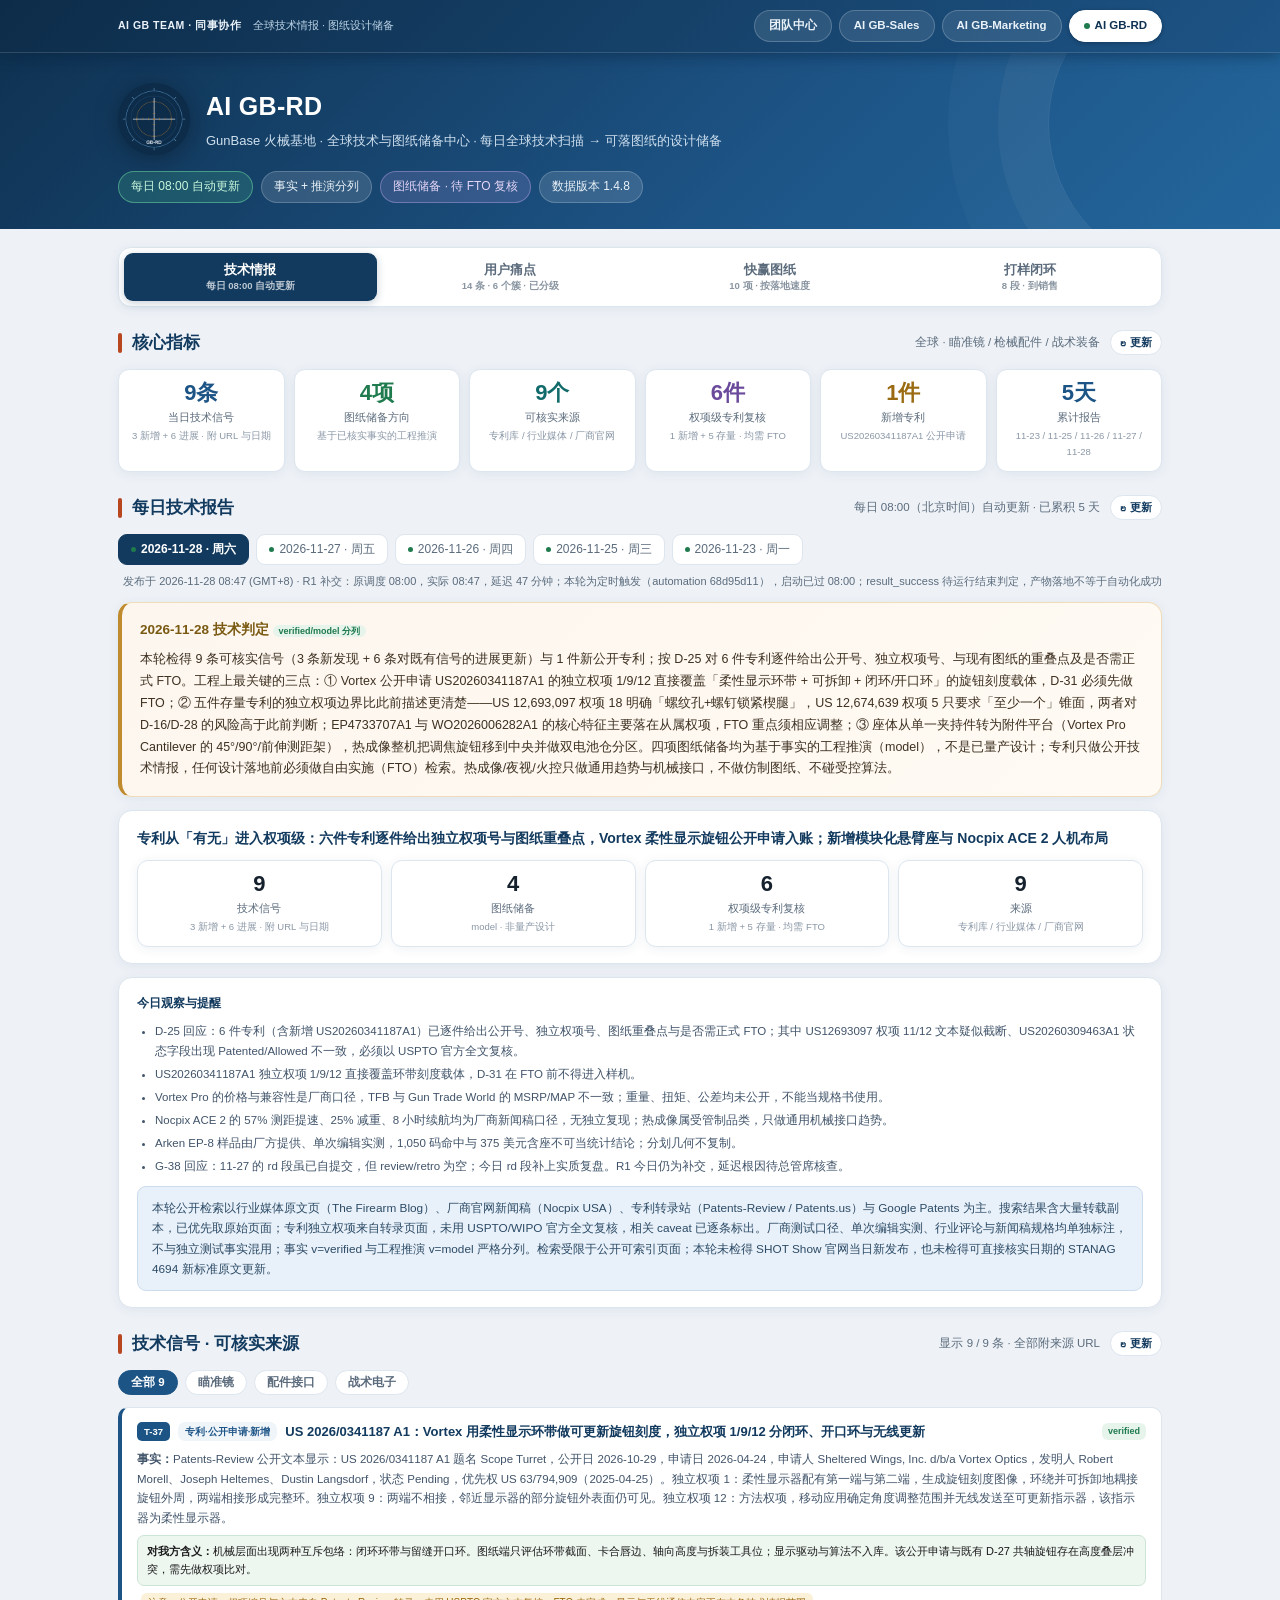
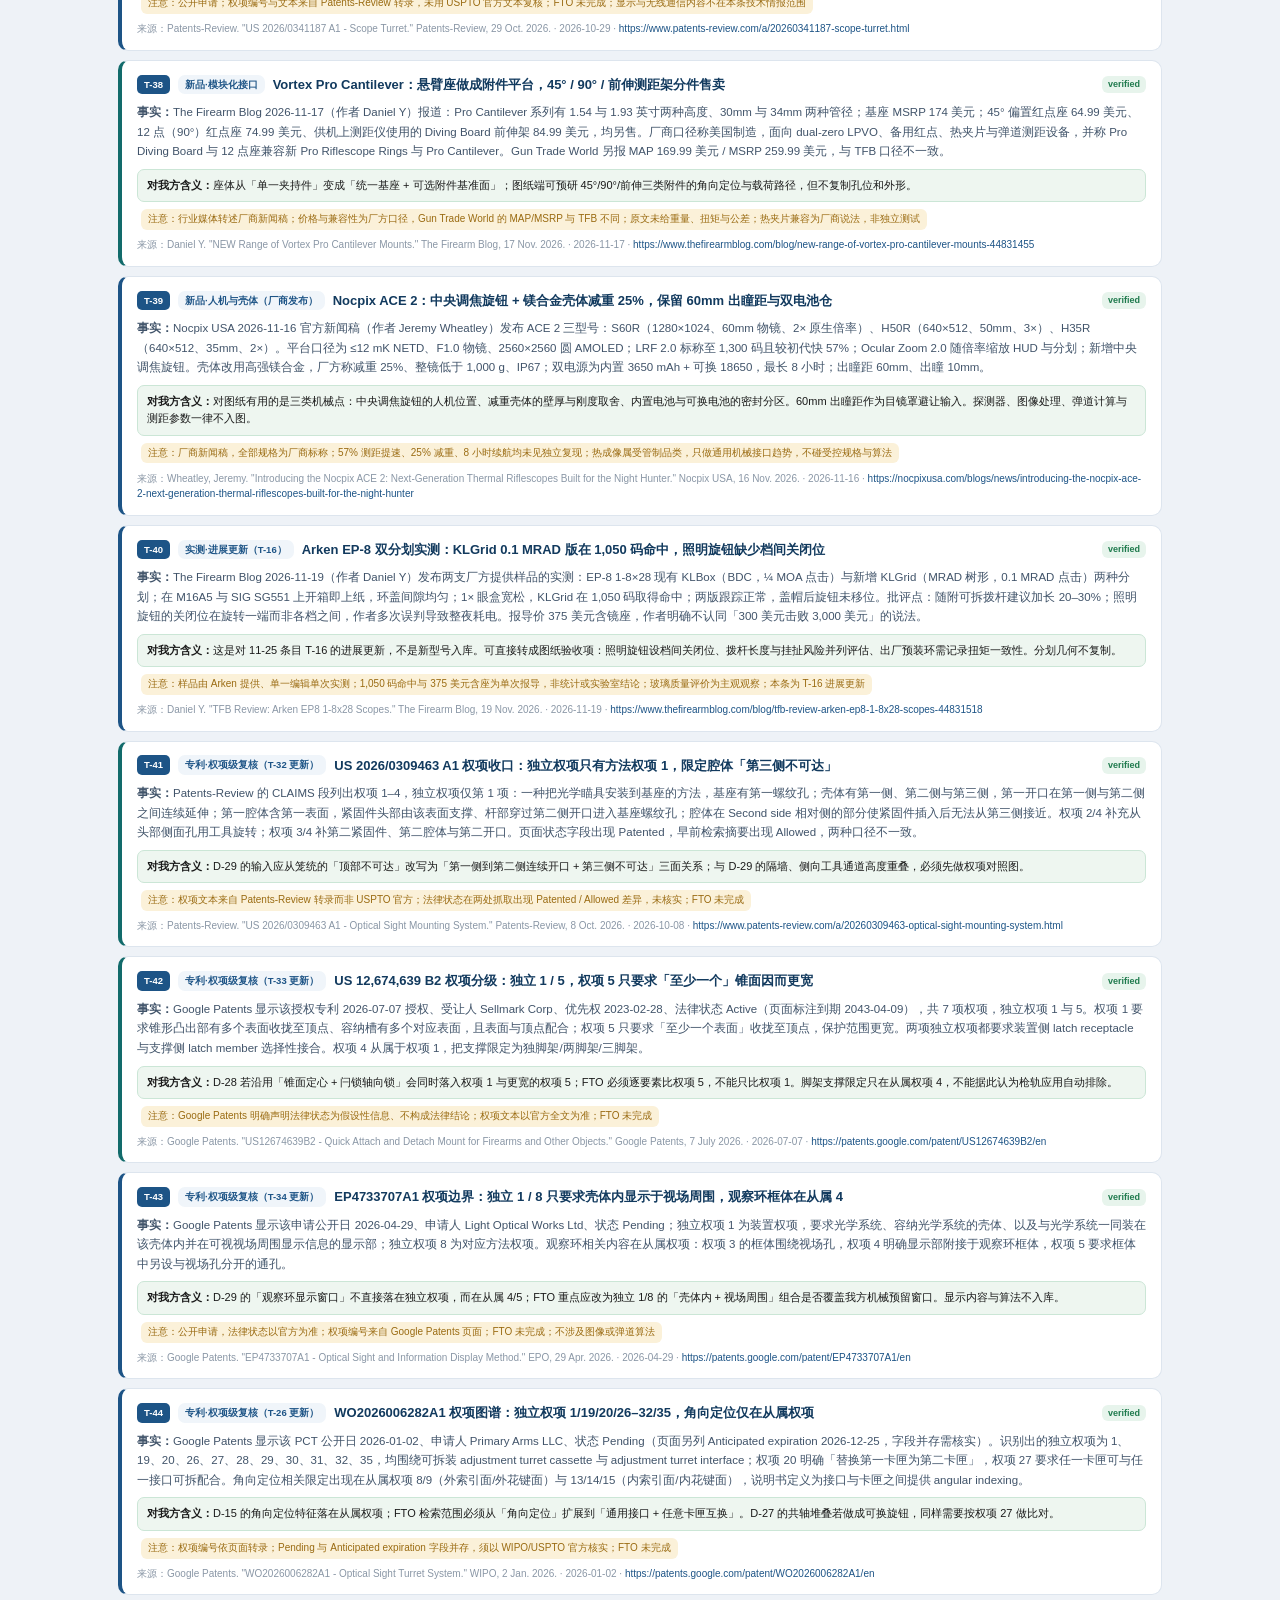
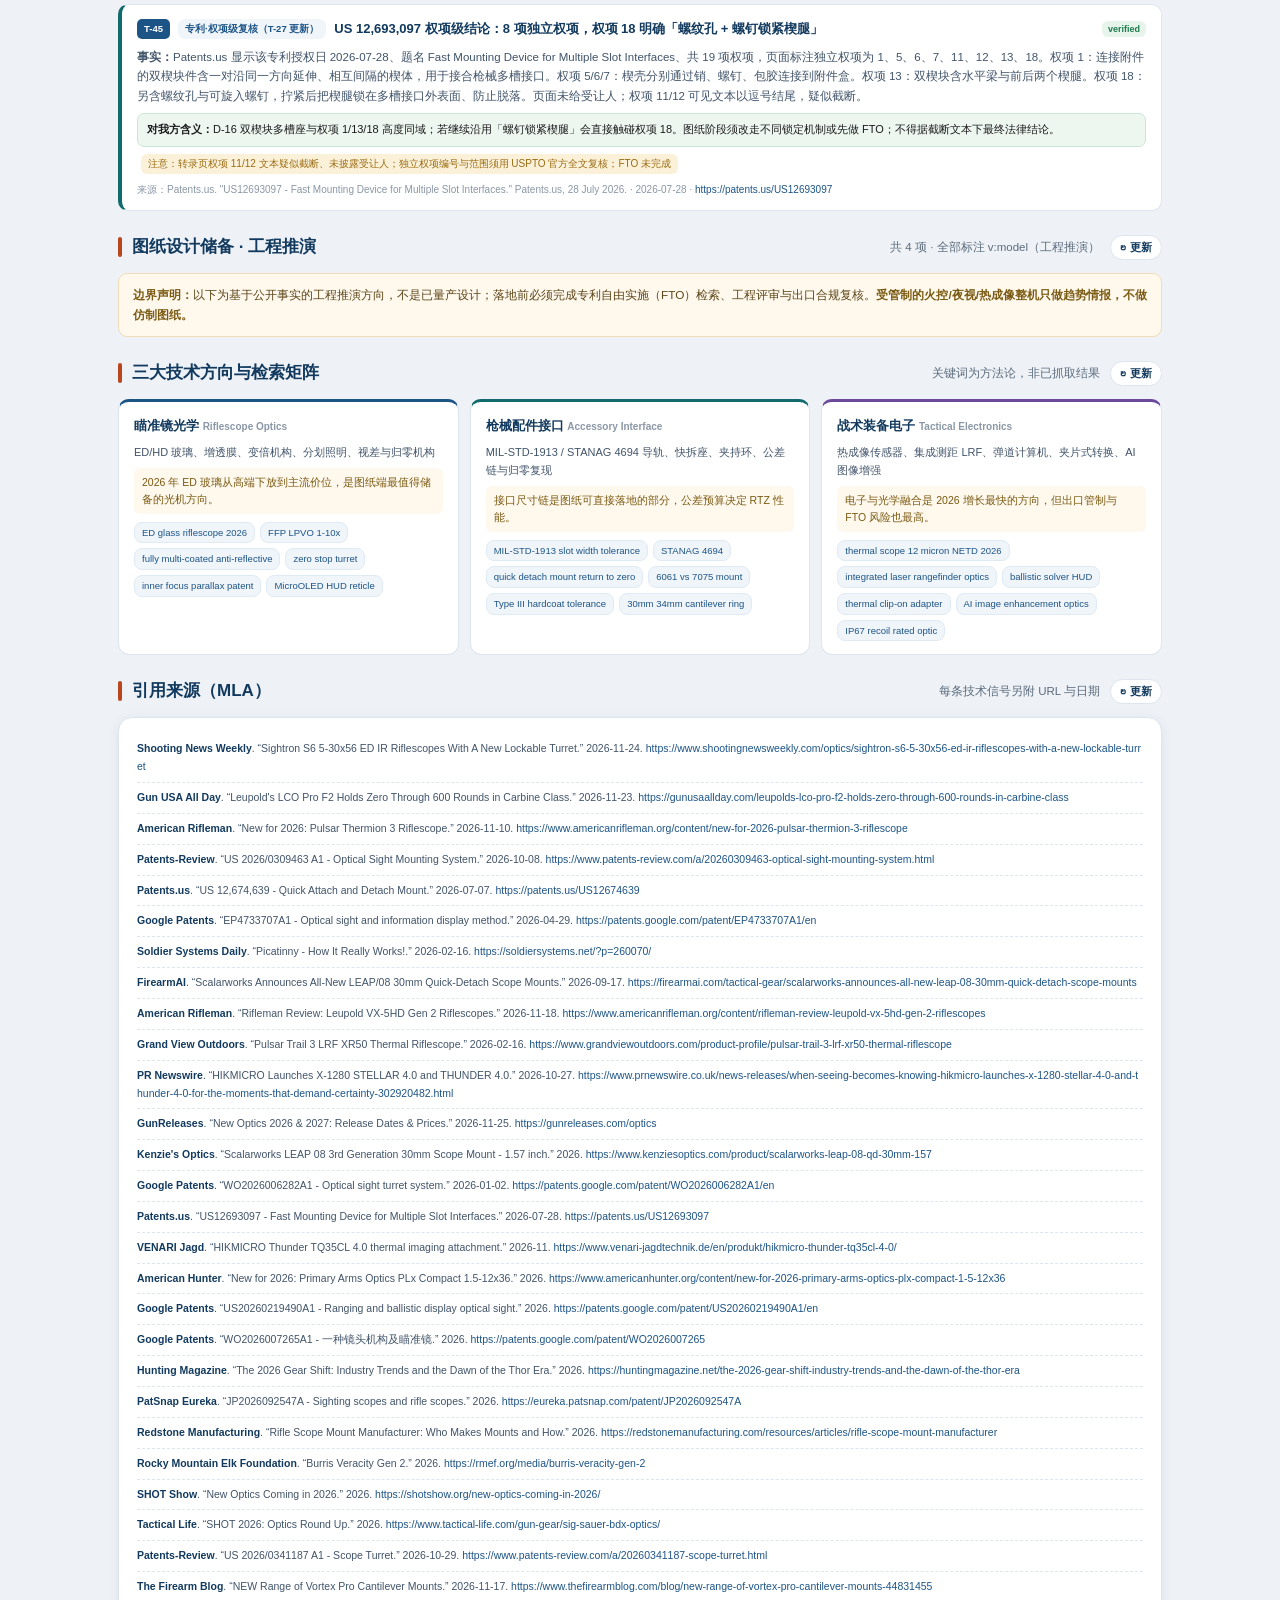
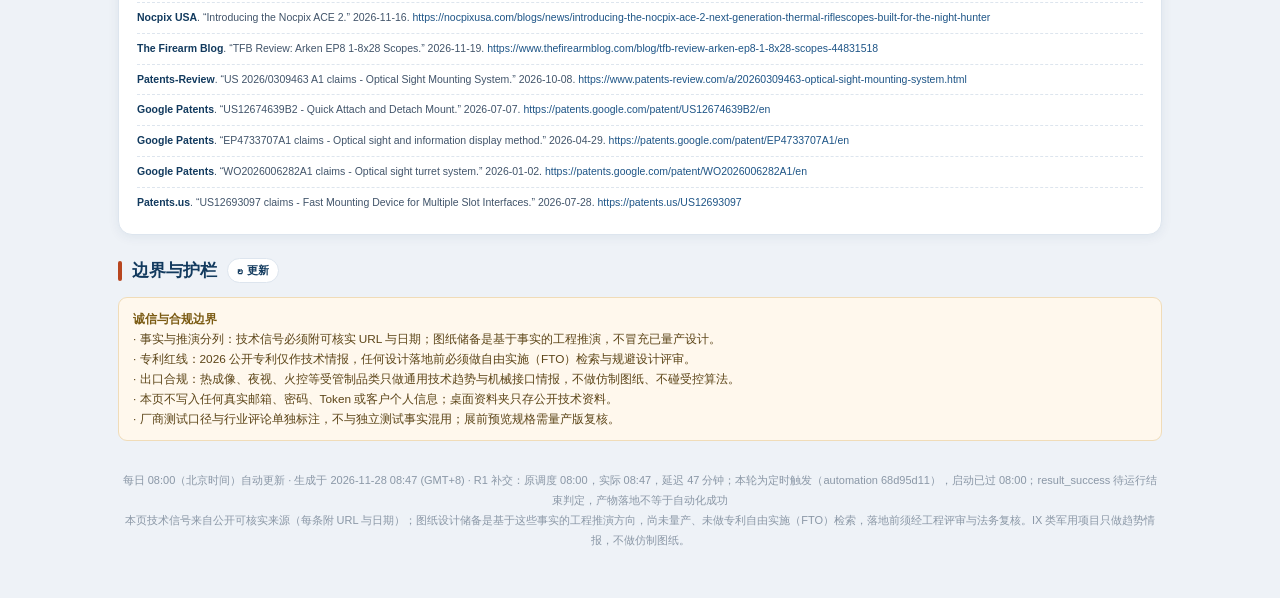
<file: rd/e-20261123j.html>
<!DOCTYPE html>
<html lang="zh-CN">
<head>
<meta charset="UTF-8">
<meta name="viewport" content="width=device-width, initial-scale=1.0, viewport-fit=cover">
<meta name="theme-color" content="#123a5e">
<meta name="description" content="AI GB-RD — GunBase 全球技术情报与图纸设计储备中心">
<meta name="apple-mobile-web-app-capable" content="yes">
<meta name="mobile-web-app-capable" content="yes">
<meta name="apple-mobile-web-app-title" content="AI GB-RD">
<link rel="apple-touch-icon" href="./assets/apple-touch-icon.png">
<link rel="icon" type="image/png" sizes="192x192" href="./assets/icon-192.png">
<link rel="manifest" href="./manifest.webmanifest">
<title>AI GB-RD · 全球技术与图纸储备中心</title>
<style>
  :root{
    --bg:#eef2f7;--card:#fff;--ink:#16212e;--sub:#5b6b7c;--line:#dde5ee;
    --navy:#123a5e;--navy2:#1d5486;--accent:#b8461f;--gold:#c08a2e;
    --green:#1f7a4d;--greenbg:#e7f4ec;--amber:#9a6b12;--amberbg:#fbf1d9;
    --purple:#6b4a9c;--purplebg:#f0ebf8;--teal:#126b6b;--tealbg:#e4f2f1;
    --shadow:0 2px 12px rgba(18,58,94,.07);--r:14px;
  }
  *{box-sizing:border-box;margin:0;padding:0}
  body{background:var(--bg);color:var(--ink);font-family:-apple-system,BlinkMacSystemFont,"Segoe UI","PingFang SC","Microsoft YaHei",sans-serif;line-height:1.65;font-size:15px;padding-bottom:48px;-webkit-font-smoothing:antialiased}
  .wrap{max-width:1080px;margin:0 auto;padding:0 18px}
  header{background:linear-gradient(135deg,#0f3252 0%,#1d5486 60%,#23669c 100%);color:#fff;padding:30px 0 26px;position:relative;overflow:hidden}
  header::before{content:"";position:absolute;right:-70px;top:-80px;width:300px;height:300px;border:1px solid rgba(255,255,255,.10);border-radius:50%;box-shadow:0 0 0 50px rgba(255,255,255,.035),0 0 0 100px rgba(255,255,255,.022)}
  .hd{display:flex;align-items:center;gap:16px;position:relative;z-index:1}
  .hd img{width:72px;height:72px;filter:drop-shadow(0 4px 12px rgba(0,0,0,.3))}
  .hd h1{font-size:25px;font-weight:800;letter-spacing:.3px}
  .hd .sub{font-size:13px;color:#cfe0ef;margin-top:3px}
  .hd-pills{margin-top:16px;display:flex;gap:8px;flex-wrap:wrap;position:relative;z-index:1}
  .pill{background:rgba(255,255,255,.13);border:1px solid rgba(255,255,255,.2);padding:5px 12px;border-radius:20px;font-size:12px;color:#eaf2f9}
  .pill.live{background:rgba(90,220,150,.16);border-color:rgba(120,235,170,.45);color:#c9f7dd}
  .pill.plan{background:rgba(200,170,240,.16);border-color:rgba(200,170,240,.4);color:#e4d6f7}
  section{margin-top:22px}
  .sh{display:flex;align-items:center;gap:10px;margin-bottom:12px;flex-wrap:wrap}
  .sh .bar{width:4px;height:20px;background:var(--accent);border-radius:2px}
  .sh h2{font-size:17px;color:var(--navy);font-weight:750}
  .sh .hint{font-size:11.5px;color:var(--sub);margin-left:auto}
  .card{background:var(--card);border:1px solid var(--line);border-radius:var(--r);box-shadow:var(--shadow);overflow:hidden}
  .pad{padding:16px 18px}
  .note{background:#e8f0f9;border:1px solid #cbdcec;border-radius:9px;padding:11px 14px;font-size:11.8px;color:#2c4b66;line-height:1.7}
  .note.guard{background:#fff8ed;border-color:#f0dcb8;color:#5c4518}
  .note.guard b{color:#7a5a12}
  ul.clean{margin:0;padding-left:18px}
  ul.clean li{font-size:11.5px;color:#41546a;line-height:1.75;margin:3px 0}

  /* KPI */
  .kpis{display:grid;grid-template-columns:repeat(auto-fit,minmax(150px,1fr));gap:9px}
  .kpi{background:#fff;border:1px solid var(--line);border-radius:11px;padding:11px 12px;box-shadow:var(--shadow);text-align:center}
  .kpi b{font-size:22px;font-weight:800;line-height:1.1;display:block}
  .kpi .kk{font-size:11px;color:var(--sub);margin-top:3px;display:block}
  .kpi .dd{font-size:9.5px;color:#8a97a6;margin-top:2px;display:block}
  .kpi.blue b{color:var(--navy2)}.kpi.green b{color:var(--green)}.kpi.teal b{color:var(--teal)}.kpi.purple b{color:var(--purple)}.kpi.amber b{color:var(--amber)}

  /* 日期切换 + 判定 */
  .days{display:flex;gap:7px;flex-wrap:wrap;margin-bottom:12px;align-items:center}
  .day{border:1px solid var(--line);background:#fff;border-radius:9px;padding:6px 12px;font-size:12px;color:var(--sub);cursor:pointer;font-family:inherit;transition:.15s}
  .day:hover{border-color:var(--navy2);color:var(--navy2)}
  .day.on{background:var(--navy);border-color:var(--navy);color:#fff;font-weight:700}
  .day .dot{display:inline-block;width:5px;height:5px;border-radius:50%;background:var(--green);margin-right:5px;vertical-align:middle}
  .accum{font-size:11px;color:var(--sub);margin-left:auto}
  .verdict{background:linear-gradient(135deg,#fdf6ee,#fffaf3);border:1px solid #f0dcb8;border-left:4px solid var(--gold);margin-bottom:13px}
  .verdict h3{font-size:13.5px;color:#7a5a12}
  .verdict p{font-size:12.5px;color:#3d3020;line-height:1.75;margin-top:8px}
  .headline{font-size:14px;font-weight:700;color:var(--navy);line-height:1.6;margin-bottom:10px}

  /* 技术信号 */
  .filters{display:flex;gap:7px;flex-wrap:wrap;margin-bottom:12px}
  .fl{border:1px solid var(--line);background:#fff;border-radius:999px;padding:4px 12px;font-size:11.5px;color:var(--sub);cursor:pointer;font-family:inherit;font-weight:650}
  .fl.on{background:var(--navy2);border-color:var(--navy2);color:#fff}
  .sig{background:#fff;border:1px solid var(--line);border-left:4px solid var(--navy2);border-radius:10px;padding:13px 15px;margin-bottom:9px}
  .sig.optic{border-left-color:var(--navy2)}
  .sig.mount{border-left-color:var(--teal)}
  .sig.tactical{border-left-color:var(--purple)}
  .sig-top{display:flex;gap:8px;align-items:center;flex-wrap:wrap}
  .sig-id{font-size:9.5px;font-weight:800;color:#fff;background:var(--navy2);padding:2px 7px;border-radius:5px}
  .sig-type{font-size:9.5px;font-weight:750;padding:2px 7px;border-radius:7px;background:#f0f5fa;color:var(--navy2)}
  .sig-type.专利{background:var(--amberbg);color:var(--amber)}
  .sig-type.标准{background:var(--tealbg);color:var(--teal)}
  .sig h4{font-size:13px;color:var(--navy);font-weight:750;flex:1;min-width:200px}
  .sig-fact{font-size:11.5px;color:#41546a;line-height:1.7;margin-top:8px}
  .sig-imp{font-size:11px;color:#1a1a1a;background:#eef6f0;border:1px solid #cbe6d6;border-radius:7px;padding:7px 9px;margin-top:7px;line-height:1.6}
  .sig-meta{font-size:10px;color:#8a97a6;margin-top:7px;line-height:1.55;word-break:break-all}
  .sig-meta a{color:var(--navy2);text-decoration:none}
  .sig-meta a:hover{text-decoration:underline}
  .ver{font-size:9px;font-weight:750;padding:1px 6px;border-radius:6px;background:var(--greenbg);color:var(--green)}
  .caveat{font-size:10px;color:#9a6b12;background:var(--amberbg);border-radius:6px;padding:2px 7px;margin-left:4px}

  /* 图纸储备 */
  .dr{background:#fff;border:1px solid var(--line);border-radius:12px;overflow:hidden;margin-bottom:11px}
  .dr-hd{padding:11px 15px;color:#fff;display:flex;align-items:center;gap:9px;flex-wrap:wrap;background:linear-gradient(135deg,#0f3252,#1d5486)}
  .dr-hd.p1{background:linear-gradient(135deg,#126b6b,#1f9c9c)}
  .dr-hd.p2{background:linear-gradient(135deg,#6b4a9c,#8b6cc0)}
  .dr-hd h3{font-size:13.5px;font-weight:750;flex:1;min-width:180px}
  .prio{font-size:9.5px;font-weight:800;color:#fff;background:rgba(255,255,255,.2);border:1px solid rgba(255,255,255,.35);padding:2px 8px;border-radius:7px}
  .dr-body{padding:13px 15px}
  .dr-row{display:grid;grid-template-columns:74px 1fr;gap:10px;padding:5px 0;border-bottom:1px dashed var(--line);font-size:11.3px;line-height:1.7}
  .dr-row:last-child{border-bottom:0}
  .dr-row .k{font-size:10px;font-weight:800;color:var(--navy2);letter-spacing:.3px}
  .dr-row .v{color:#41546a}
  .dr-row .v ol{margin:0;padding-left:17px}
  .dr-row .v li{margin:2px 0}
  .dr-row .gate{color:#7a5a12;background:#fff8ed;border:1px solid #f0dcb8;border-radius:7px;padding:6px 9px}
  .basis{font-size:9.5px;color:var(--sub);margin-top:6px}
  .model-tag{font-size:9px;font-weight:750;padding:1px 6px;border-radius:6px;background:var(--purplebg);color:var(--purple)}

  /* 方向矩阵 / 来源 */
  .dom-grid{display:grid;grid-template-columns:repeat(auto-fit,minmax(280px,1fr));gap:11px}
  .dom{border:1px solid var(--line);border-radius:11px;padding:13px 15px;background:#fff;border-top:3px solid var(--navy2)}
  .dom.teal{border-top-color:var(--teal)}.dom.purple{border-top-color:var(--purple)}
  .dom h3{font-size:13px;color:var(--navy)}
  .dom .focus{font-size:11px;color:#41546a;line-height:1.65;margin-top:6px}
  .dom .why{font-size:10.5px;color:#7a5a12;background:#fff8ed;border-radius:6px;padding:6px 8px;margin-top:7px;line-height:1.6}
  .kws{display:flex;gap:5px;flex-wrap:wrap;margin-top:8px}
  .kw{font-size:9.5px;color:var(--navy2);background:#f0f5fa;border:1px solid #e0eaf4;border-radius:8px;padding:2px 7px}
  .src{font-size:10.5px;color:#41546a;line-height:1.7;padding:6px 0;border-bottom:1px dashed var(--line)}
  .src:last-child{border-bottom:0}
  .src b{color:var(--navy)}
  .src a{color:var(--navy2);text-decoration:none;word-break:break-all}
  .src a:hover{text-decoration:underline}

  /* 顶部协作导航 */
  .gb-bar{background:linear-gradient(135deg,#0d2c49,#1d5486);color:#fff;border-bottom:1px solid rgba(255,255,255,.14);
    padding-top:env(safe-area-inset-top,0px);position:sticky;top:0;z-index:1100;box-shadow:0 2px 10px rgba(13,44,73,.22)}
  .gb-bar .wrap{display:block;padding-top:8px;padding-bottom:9px}
  .gb-lab-row{display:flex;align-items:center;gap:8px;font-size:10.5px;color:#bcd3e6;margin-bottom:7px;line-height:1.3}
  .gb-lab{font-weight:800;letter-spacing:.5px;color:#eaf2f9;white-space:nowrap}
  .gb-lab-row .sp{margin-left:auto;text-align:right}
  .gb-tabs{display:grid;grid-template-columns:repeat(4,1fr);gap:6px}
  .gb-tabs a{display:flex;align-items:center;justify-content:center;min-height:38px;padding:0 5px;border-radius:10px;
    font-size:11.5px;font-weight:700;line-height:1.15;text-align:center;text-decoration:none;color:#eaf2f9;
    background:rgba(255,255,255,.10);border:1px solid rgba(255,255,255,.20);transition:.15s}
  .gb-tabs a:hover{background:rgba(255,255,255,.20)}
  .gb-tabs a.here{background:#fff;border-color:#fff;color:#0f3252;box-shadow:0 1px 4px rgba(0,0,0,.28)}
  .gb-tabs a.here::before{content:"";width:6px;height:6px;border-radius:50%;background:#1f7a4d;margin-right:5px;flex:0 0 auto}
  @media(min-width:720px){
    .gb-bar .wrap{display:flex;align-items:center;gap:16px;padding-top:10px;padding-bottom:10px}
    .gb-lab-row{margin-bottom:0;flex:1 1 auto}
    .gb-lab-row .sp{margin-left:0;padding-left:4px}
    .gb-tabs{display:flex;gap:7px;flex:0 0 auto}
    .gb-tabs a{min-height:32px;padding:0 14px;border-radius:16px;white-space:nowrap}
  }
  @media(max-width:430px){
    .gb-tabs a{font-size:10px;padding:0 2px;white-space:nowrap;letter-spacing:-.2px}
    .gb-lab-row{font-size:10px}
  }
  .gb-tabbar{display:none}
  @media(max-width:720px){
    .gb-bar{display:none}
    .gb-tabbar{display:grid;grid-template-columns:repeat(4,1fr);gap:4px;position:fixed;left:0;right:0;bottom:0;z-index:1100;
      padding:6px 8px calc(6px + env(safe-area-inset-bottom,0px));background:#0d2c49;border-top:1px solid rgba(255,255,255,.18);
      box-shadow:0 -4px 18px rgba(13,44,73,.30)}
    .gb-tabbar a{display:flex;flex-direction:column;align-items:center;justify-content:center;gap:3px;min-height:48px;
      border-radius:10px;text-decoration:none;color:#c9dcec;font-size:10px;font-weight:700;line-height:1.1;
      white-space:nowrap;overflow:hidden;text-overflow:ellipsis;-webkit-tap-highlight-color:transparent}
    .gb-tabbar a svg{width:19px;height:19px;display:block}
    .gb-tabbar a.here{color:#0f3252;background:#fff;box-shadow:0 1px 4px rgba(0,0,0,.25)}
    .gb-tabbar a.here svg{stroke-width:2.2}
    header{padding-top:calc(env(safe-area-inset-top,0px) + 18px)}
    body{padding-bottom:calc(74px + env(safe-area-inset-bottom,0px))}
  }
  @media(max-width:380px){ .gb-tabbar a{font-size:9px} }

  /* 更新按钮 */
  .sec-upd{display:inline-flex;align-items:center;gap:4px;border:1px solid var(--line);background:#fff;
           color:var(--navy);font-family:inherit;font-size:11px;font-weight:650;padding:4px 9px;
           border-radius:999px;cursor:pointer;white-space:nowrap;transition:background .15s,transform .1s;flex:0 0 auto}
  .sec-upd:hover{background:#eaf1f8}
  .sec-upd:active{transform:scale(.95)}
  .sec-upd.busy{opacity:.65;cursor:progress}
  .sec-upd .su-ic{display:inline-block;font-size:12px;line-height:1}
  .sec-upd.busy .su-ic{animation:su-spin .9s linear infinite}
  .sec-upd.ok{border-color:#bcd9c4;background:#eef8f1;color:#1f6b3d}
  .sec-upd.err{border-color:#e8c4bd;background:#fdf1ef;color:#a83628}
  @keyframes su-spin{to{transform:rotate(360deg)}}
  .gb-upd-toast{position:fixed;left:50%;top:14px;transform:translateX(-50%) translateY(-16px);
      background:#0d2c49;color:#fff;font-size:12.5px;font-weight:650;padding:8px 15px;border-radius:999px;
      box-shadow:0 6px 20px rgba(13,44,73,.28);opacity:0;transition:opacity .22s,transform .22s;z-index:9999;
      pointer-events:none;white-space:nowrap;max-width:92vw;overflow:hidden;text-overflow:ellipsis}
  .gb-upd-toast.on{opacity:1;transform:translateX(-50%) translateY(0)}


  /* ===== 视图切换（技术情报 / 用户痛点）===== */
  .rd-sw{display:flex;gap:7px;background:#fff;border:1px solid var(--line);border-radius:13px;padding:5px;
    margin-top:18px;box-shadow:var(--shadow)}
  .rd-sw button{flex:1;border:0;background:transparent;font-family:inherit;font-size:13px;font-weight:750;
    color:var(--sub);padding:9px 8px;border-radius:9px;cursor:pointer;transition:.15s;line-height:1.25}
  .rd-sw button span{display:block;font-size:9.5px;font-weight:600;opacity:.72;margin-top:2px}
  .rd-sw button:hover{background:#f2f7fc;color:var(--navy)}
  .rd-sw button.on{background:var(--navy);color:#fff;box-shadow:0 2px 8px rgba(18,58,94,.24)}
  .rd-sw button.on:hover{background:var(--navy)}

  /* ===== 痛点视图 ===== */
  .pv-lead{background:linear-gradient(135deg,#f5f9fd,#eaf2fa);border:1px solid #cfe0f0;border-left:4px solid var(--accent);
    border-radius:12px;padding:14px 17px;margin-top:18px;box-shadow:var(--shadow)}
  .pv-lead-t{font-size:17px;font-weight:800;color:var(--navy)}
  .pv-lead-s{font-size:12.5px;color:#3d5a75;margin-top:4px;line-height:1.6}
  .pv-lead-m{font-size:10.5px;color:#8a97a6;margin-top:7px}
  .pv-pts{display:grid;grid-template-columns:repeat(auto-fit,minmax(250px,1fr));gap:10px;margin-top:11px}
  .pv-pt{background:#f7fbfe;border:1px solid #dbe8f3;border-radius:10px;padding:11px 13px}
  .pv-pt-h{display:flex;align-items:center;gap:7px;margin-bottom:5px}
  .pv-pt-h b{font-size:12.5px;color:var(--navy);font-weight:750}
  .pv-n{width:19px;height:19px;border-radius:50%;background:var(--navy2);color:#fff;font-size:10.5px;
    font-weight:800;display:flex;align-items:center;justify-content:center;flex:0 0 auto}
  .pv-pt p{font-size:11.3px;color:#41546a;line-height:1.72}
  .pv-op{background:linear-gradient(135deg,#fffaf2,#fdf4e4);border:1px solid #f0dcb8;border-left:4px solid var(--gold);
    border-radius:12px;padding:13px 16px;margin-top:12px;box-shadow:var(--shadow)}
  .pv-op-t{font-size:12.5px;font-weight:800;color:#7a5a12;margin-bottom:6px}
  .pv-op p{font-size:11.8px;color:#3d3020;line-height:1.75}

  /* 用户分群 */
  .sg-grid{display:grid;grid-template-columns:repeat(auto-fit,minmax(255px,1fr));gap:10px}
  .sg{background:#fff;border:1px solid var(--line);border-radius:11px;padding:12px 14px;border-top:3px solid var(--navy2)}
  .sg.teal{border-top-color:var(--teal)}.sg.purple{border-top-color:var(--purple)}
  .sg.amber{border-top-color:var(--gold)}.sg.green{border-top-color:var(--green)}
  .sg h4{font-size:12.5px;color:var(--navy);font-weight:800;margin-bottom:7px}
  .sg-l{font-size:11px;color:#41546a;line-height:1.65;padding:3px 0;border-bottom:1px dashed #eef2f7}
  .sg-l:last-child{border-bottom:0}
  .sg-l span{display:inline-block;min-width:42px;font-size:9.5px;font-weight:800;color:#8a97a6;letter-spacing:.3px}
  .sg-l.pain{color:#8a3a1e}
  .sg-l.pay{color:#1f6b3d}

  /* 矩阵控件 */
  .mx-ctrl{display:flex;gap:10px;flex-wrap:wrap;align-items:center;margin-bottom:11px;background:#fff;
    border:1px solid var(--line);border-radius:11px;padding:9px 12px;box-shadow:var(--shadow)}
  .mx-grp{display:flex;gap:5px;align-items:center;flex-wrap:wrap}
  .mx-lab{font-size:9.5px;font-weight:800;color:#8a97a6;letter-spacing:.4px;margin-right:2px}
  .mx-cnt{font-size:10.5px;color:var(--sub);margin-left:auto;font-weight:650}

  /* 矩阵表格（桌面） */
  .mx-wrap{background:#fff;border:1px solid var(--line);border-radius:12px;overflow:hidden;box-shadow:var(--shadow)}
  .mx-t{width:100%;border-collapse:collapse;font-size:10.8px}
  .mx-t th{background:#eef4fa;color:var(--navy);font-size:9.5px;font-weight:800;text-align:left;
    padding:8px 7px;border-bottom:1px solid var(--line);white-space:nowrap;letter-spacing:.2px}
  .mx-t td{padding:8px 7px;border-bottom:1px dashed var(--line);color:#41546a;line-height:1.55;vertical-align:top}
  .mx-t tbody tr:last-child td{border-bottom:0}
  .mx-t tbody tr:hover{background:#f8fbfe}
  .mx-t .c-id{text-align:center;padding:8px 5px}
  .mx-t .cid{font-size:9.5px;font-weight:800;color:#fff;background:var(--navy2);border-radius:5px;
    padding:2px 6px;white-space:nowrap;display:inline-block}
  .mx-t .c-cl{font-weight:750;color:var(--navy);font-size:10px;white-space:nowrap}
  .mx-t .c-desc{color:#1f2d3d;min-width:180px}
  .mx-t .c-who{font-size:10px;color:#6b7c8e;white-space:nowrap}
  .mx-t .c-n{text-align:center;font-variant-numeric:tabular-nums;font-weight:650;color:#41546a}
  .mx-t .c-sum{font-weight:800;color:var(--accent);font-size:11.5px}
  .mx-t .c-ours{font-size:10.3px;color:#1f6b3d}
  .mx-t tr.p0 .c-sum{color:#a83628}
  .tag{font-size:9px;font-weight:800;padding:2px 6px;border-radius:6px;white-space:nowrap;display:inline-block}
  .tag.p0{background:#fdeceb;color:#a83628;border:1px solid #f2cdc7}
  .tag.p1{background:#fbf1d9;color:#8a6310;border:1px solid #efe0bb}
  .tag.p2{background:#eef1f5;color:#5b6b7c;border:1px solid #dfe6ee}

  /* 矩阵卡片（手机） */
  .mx-cards{display:none}
  .mx-c{background:#fff;border:1px solid var(--line);border-left:4px solid var(--navy2);border-radius:10px;
    padding:11px 13px;margin-bottom:9px;box-shadow:var(--shadow)}
  .mx-c.p0{border-left-color:#c0392b}.mx-c.p1{border-left-color:var(--gold)}.mx-c.p2{border-left-color:#8a97a6}
  .mx-c-hd{display:flex;gap:7px;align-items:center;flex-wrap:wrap;margin-bottom:6px}
  .mx-c-hd .c-id{font-size:9.5px;font-weight:800;color:#fff;background:var(--navy2);padding:2px 6px;border-radius:5px}
  .mx-c-hd .c-cl{font-size:10.5px;font-weight:750;color:var(--navy)}
  .mx-c-sum{font-size:10px;color:var(--accent);font-weight:800;margin-left:auto}
  .mx-c-d{font-size:12px;color:#1f2d3d;font-weight:600;line-height:1.6}
  .mx-c-m{display:flex;gap:9px;flex-wrap:wrap;margin-top:7px;font-size:10px;color:#8a97a6}
  .mx-c-m b{color:#41546a;font-size:11px}
  .mx-c-who{margin-left:auto;color:#6b7c8e}
  .mx-c-o,.mx-c-e{font-size:10.5px;line-height:1.65;margin-top:6px;padding:6px 8px;border-radius:7px}
  .mx-c-o{background:#eef6f0;border:1px solid #cbe6d6;color:#1f6b3d}
  .mx-c-e{background:#f6f9fc;border:1px solid #e4ecf4;color:#5b6b7c}
  .mx-c-o span,.mx-c-e span{font-weight:800;margin-right:5px;font-size:9.5px}

  /* 痛点簇 */
  .cl{background:#fff;border:1px solid var(--line);border-radius:11px;margin-bottom:9px;overflow:hidden;box-shadow:var(--shadow)}
  .cl[open]{border-color:#cfe0f0}
  .cl summary{display:flex;align-items:center;gap:9px;padding:11px 14px;cursor:pointer;list-style:none;flex-wrap:wrap}
  .cl summary::-webkit-details-marker{display:none}
  .cl summary::after{content:"+";margin-left:auto;font-size:15px;font-weight:800;color:var(--navy2);line-height:1}
  .cl[open] summary::after{content:"\2212"}
  .cl-id{font-size:9.5px;font-weight:800;color:#fff;background:var(--navy2);padding:2px 7px;border-radius:5px;flex:0 0 auto}
  .cl.red .cl-id{background:#a83628}.cl.amber .cl-id{background:var(--gold)}
  .cl.purple .cl-id{background:var(--purple)}.cl.teal .cl-id{background:var(--teal)}
  .cl-n{font-size:13px;font-weight:800;color:var(--navy);flex:0 0 auto}
  .cl-one{font-size:11px;color:#5b6b7c;flex:1;min-width:150px}
  .cl-body{padding:0 14px 13px;border-top:1px solid var(--line)}
  .cl-d{font-size:11.3px;color:#41546a;line-height:1.72;margin-top:10px}
  .cl-fl{font-size:10px;font-weight:800;color:var(--navy2);letter-spacing:.3px;margin:10px 0 3px}
  .cl-src{font-size:10px;color:#8a97a6;margin-top:8px;line-height:1.6}
  .ver.lvA{background:var(--greenbg);color:var(--green)}
  .ver.lvB{background:#e8f0f9;color:var(--navy2)}
  .ver.lvC{background:var(--amberbg);color:var(--amber)}

  /* 设计方向 */
  .ac-lvl{margin:14px 0 9px}
  .ac-tag{font-size:10px;font-weight:800;padding:3px 10px;border-radius:999px;letter-spacing:.3px}
  .ac-tag.p0{background:#fdeceb;color:#a83628;border:1px solid #f2cdc7}
  .ac-tag.p1{background:#e8f0f9;color:var(--navy2);border:1px solid #cbdcec}
  .ac-tag.p2{background:var(--tealbg);color:var(--teal);border:1px solid #bfdedc}
  .ac-tag.no{background:#f4f1eb;color:#7a5a12;border:1px solid #e6dcc8}
  .ac{background:#fff;border:1px solid var(--line);border-radius:12px;overflow:hidden;margin-bottom:10px;box-shadow:var(--shadow)}
  .ac-hd{display:flex;align-items:center;gap:9px;padding:10px 15px;background:linear-gradient(135deg,#0f3252,#1d5486);color:#fff;flex-wrap:wrap}
  .ac.green .ac-hd{background:linear-gradient(135deg,#14603c,#1f8a55)}
  .ac.amber .ac-hd{background:linear-gradient(135deg,#8a6310,#b98a1c)}
  .ac.teal .ac-hd{background:linear-gradient(135deg,#0e5c5c,#1a8c8c)}
  .ac.purple .ac-hd{background:linear-gradient(135deg,#4d3480,#7a5cb0)}
  .ac.blue .ac-hd{background:linear-gradient(135deg,#123a5e,#22649a)}
  .ac-code{font-size:9.5px;font-weight:800;background:rgba(255,255,255,.18);border:1px solid rgba(255,255,255,.34);
    padding:2px 7px;border-radius:6px;flex:0 0 auto}
  .ac-hd h3{font-size:13px;font-weight:750;flex:1;min-width:150px}
  .ac-body{padding:12px 15px}
  .ac-why{font-size:11.3px;color:#41546a;line-height:1.7;margin-bottom:8px}
  .ac-ol{margin:0;padding-left:19px}
  .ac-ol li{font-size:11.2px;color:#1f2d3d;line-height:1.7;margin:4px 0}
  .ac-gate{font-size:10.5px;color:#7a5a12;background:#fff8ed;border:1px solid #f0dcb8;border-radius:8px;
    padding:7px 10px;margin-top:9px;line-height:1.65}
  .ac-p2-grid{display:grid;grid-template-columns:repeat(auto-fit,minmax(265px,1fr));gap:10px}
  .ac-p2{background:#fff;border:1px solid var(--line);border-radius:11px;padding:12px 14px;border-top:3px solid var(--teal)}
  .ac-p2-h{display:flex;align-items:center;gap:8px;margin-bottom:6px;flex-wrap:wrap}
  .ac-p2-h b{font-size:12px;color:var(--navy);font-weight:750}
  .ac-p2 p{font-size:11px;color:#41546a;line-height:1.7}

  /* 伪痛点 */
  .ps-t{width:100%;border-collapse:collapse;font-size:10.8px}
  .ps-t th{background:#eef4fa;color:var(--navy);font-size:9.5px;font-weight:800;text-align:left;
    padding:8px 10px;border-bottom:1px solid var(--line);white-space:nowrap}
  .ps-t td{padding:8px 10px;border-bottom:1px dashed var(--line);color:#41546a;line-height:1.6;vertical-align:top}
  .ps-t tbody tr:last-child td{border-bottom:0}
  .ps-t .ps-s{font-weight:750;color:#8a3a1e;white-space:nowrap}
  .ps-t .ps-r{color:#1f6b3d;font-weight:650}
  .ps-t .ps-n{font-size:10px;color:#6b7c8e}

  /* 证据分级 */
  .ev-grid{display:grid;grid-template-columns:repeat(auto-fit,minmax(240px,1fr));gap:10px}
  .ev{background:#fff;border:1px solid var(--line);border-radius:11px;padding:12px 14px;border-top:3px solid var(--green)}
  .ev.blue{border-top-color:var(--navy2)}.ev.amber{border-top-color:var(--gold)}
  .ev-h{display:flex;align-items:center;gap:8px;margin-bottom:6px}
  .ev-lv{width:20px;height:20px;border-radius:6px;background:var(--green);color:#fff;font-size:11px;
    font-weight:800;display:flex;align-items:center;justify-content:center;flex:0 0 auto}
  .ev.blue .ev-lv{background:var(--navy2)}.ev.amber .ev-lv{background:var(--gold)}
  .ev-h b{font-size:12px;color:var(--navy);font-weight:750}
  .ev p{font-size:10.8px;color:#41546a;line-height:1.7}

  /* 缺口 */
  .gp-t{width:100%;border-collapse:collapse;font-size:11px}
  .gp-t th{background:#eef4fa;color:var(--navy);font-size:9.5px;font-weight:800;text-align:left;
    padding:8px 12px;border-bottom:1px solid var(--line);white-space:nowrap}
  .gp-t td{padding:9px 12px;border-bottom:1px dashed var(--line);color:#41546a;line-height:1.65;vertical-align:top}
  .gp-t tbody tr:last-child td{border-bottom:0}
  .gp-t .gp-g{font-weight:750;color:var(--navy);min-width:140px}

  @media(max-width:720px){
    .mx-wrap{display:none}
    .mx-cards{display:block}
    .mx-ctrl{gap:7px;padding:8px 10px}
    .mx-cnt{margin-left:0;width:100%;text-align:right}
    .cl-one{min-width:100%;order:5;font-size:10.5px;color:#6b7c8e}
    .cl summary{gap:7px;padding:10px 12px}
    .ps-t,.gp-t{font-size:10.2px}
    .ps-t th,.ps-t td,.gp-t th,.gp-t td{padding:7px 8px}
    .pv-lead{margin-top:14px}
    .rd-sw{margin-top:14px}
  }
  @media(max-width:420px){
    .rd-sw button{font-size:12px;padding:8px 5px}
    .rd-sw button span{font-size:9px}
  }


  /* ===== 快赢图纸视图 ===== */
  .sgg-grid{display:grid;grid-template-columns:repeat(auto-fit,minmax(250px,1fr));gap:10px}
  .tier{background:#fff;border:1px solid var(--line);border-radius:11px;padding:12px 14px;border-top:3px solid var(--green)}
  .tier.teal{border-top-color:var(--teal)}.tier.amber{border-top-color:var(--gold)}
  .tier-hd{display:flex;align-items:center;gap:8px;flex-wrap:wrap;margin-bottom:6px}
  .tier-id{width:20px;height:20px;border-radius:6px;background:var(--green);color:#fff;font-size:11px;
    font-weight:800;display:flex;align-items:center;justify-content:center;flex:0 0 auto}
  .tier.teal .tier-id{background:var(--teal)}.tier.amber .tier-id{background:var(--gold)}
  .tier-hd b{font-size:12px;color:var(--navy);font-weight:750}
  .tier-r{font-size:9.5px;color:#fff;background:var(--navy2);padding:1px 7px;border-radius:8px;margin-left:auto;font-weight:700;white-space:nowrap}
  .tier p{font-size:10.8px;color:#41546a;line-height:1.7}

  .road{display:grid;gap:9px}
  .road-i{display:flex;gap:11px;background:#fff;border:1px solid var(--line);border-left:4px solid var(--green);
    border-radius:11px;padding:11px 14px;box-shadow:var(--shadow)}
  .road-i.teal{border-left-color:var(--teal)}.road-i.amber{border-left-color:var(--gold)}
  .road-n{width:24px;height:24px;border-radius:50%;background:var(--navy);color:#fff;font-size:11px;
    font-weight:800;display:flex;align-items:center;justify-content:center;flex:0 0 auto}
  .road-b{flex:1}
  .road-p{font-size:12px;font-weight:800;color:var(--navy)}
  .road-it{font-size:11px;color:var(--navy2);font-weight:700;margin-top:2px}
  .road-g{font-size:10.5px;color:#41546a;margin-top:3px;line-height:1.6}

  .qw{background:#fff;border:1px solid var(--line);border-radius:12px;margin-bottom:10px;overflow:hidden;
    box-shadow:var(--shadow);border-left:4px solid var(--green)}
  .qw.tB{border-left-color:var(--teal)}.qw.tC{border-left-color:var(--gold)}
  .qw[open]{border-color:#cfe0f0}
  .qw summary{display:flex;align-items:center;gap:9px;padding:11px 14px;cursor:pointer;list-style:none;flex-wrap:wrap}
  .qw summary::-webkit-details-marker{display:none}
  .qw-name{font-size:13px;font-weight:750;color:var(--navy);flex:1;min-width:170px;line-height:1.4}
  .qw-rank{font-size:11px;font-weight:800;color:#fff;background:var(--accent);padding:2px 7px;border-radius:6px;flex:0 0 auto}
  .qw-id{font-size:9.5px;font-weight:800;color:#fff;background:var(--navy2);padding:2px 7px;border-radius:5px;flex:0 0 auto}
  .qw-meta{display:flex;gap:5px;align-items:center;flex-wrap:wrap}
  .qw-tier{font-size:9px;font-weight:800;padding:1px 7px;border-radius:6px;background:var(--greenbg);color:var(--green);white-space:nowrap}
  .qw.tB .qw-tier{background:var(--tealbg);color:var(--teal)}
  .qw.tC .qw-tier{background:var(--amberbg);color:var(--amber)}
  .qw-wk{font-size:9.5px;font-weight:700;color:var(--navy2);background:#f0f5fa;padding:1px 7px;border-radius:6px;white-space:nowrap}
  .qw-risk{font-size:9px;font-weight:700;padding:1px 7px;border-radius:6px;white-space:nowrap}
  .qw-risk.r0{background:var(--greenbg);color:var(--green)}
  .qw-risk.r1{background:#eef6f0;color:#1f6b3d}
  .qw-risk.r2{background:var(--amberbg);color:var(--amber)}
  .qw-risk.r3{background:#fdeceb;color:#a83628}
  .qw-body{padding:0 14px 13px;border-top:1px solid var(--line)}
  .qw-pains{display:flex;gap:5px;align-items:center;flex-wrap:wrap;margin-top:10px}
  .qchip{font-size:9.5px;font-weight:800;color:var(--navy2);background:#e8f0f9;border:1px solid #cbdcec;
    border-radius:6px;padding:1px 6px}
  .qw-pn{font-size:10px;color:#8a97a6}
  .qw-head{font-size:12.5px;font-weight:750;color:var(--accent);margin-top:8px;line-height:1.55}
  .qw-why{font-size:11.2px;color:#41546a;line-height:1.72;margin-top:6px}
  .qw-sec{font-size:10px;font-weight:800;color:var(--navy2);letter-spacing:.3px;margin:11px 0 4px}
  .qw-dl li{font-size:10.8px;color:#1f2d3d}
  .qw-spec{width:100%;border-collapse:collapse;font-size:10.8px}
  .qw-spec th{text-align:left;font-size:9.8px;font-weight:800;color:var(--navy2);background:#f6f9fc;
    padding:5px 8px;border:1px solid var(--line);white-space:nowrap;width:88px}
  .qw-spec td{padding:5px 8px;border:1px solid var(--line);color:#41546a;line-height:1.6}
  .qw-two{display:grid;grid-template-columns:1fr 1fr;gap:12px}
  .qw-txt{font-size:10.8px;color:#41546a;line-height:1.7}
  .qw-basis{font-size:9.8px;color:#8a97a6;margin-top:8px;line-height:1.6}

  .df-t{width:100%;border-collapse:collapse;font-size:10.6px}
  .df-t th{background:#eef4fa;color:var(--navy);font-size:9.5px;font-weight:800;text-align:left;
    padding:8px 10px;border-bottom:1px solid var(--line);white-space:nowrap}
  .df-t td{padding:8px 10px;border-bottom:1px dashed var(--line);color:#41546a;line-height:1.6;vertical-align:top}
  .df-t tbody tr:last-child td{border-bottom:0}
  .df-id{font-weight:800;color:#8a97a6;white-space:nowrap}
  .df-n{font-weight:750;color:var(--navy)}
  .df-w{white-space:nowrap;color:#8a6310;font-weight:700}
  .df-r{white-space:nowrap;font-size:9.5px;color:#8a97a6}
  .df-p{white-space:nowrap}

  @media(max-width:720px){
    .qw-two{grid-template-columns:1fr}
    .qw-name{min-width:100%;order:5;font-size:12px}
    .qw-spec th{width:74px;font-size:9.2px}
    .qw-spec td{font-size:10px}
    .df-t{font-size:9.6px}
    .df-t th,.df-t td{padding:7px 7px}
    .qw summary{gap:6px;padding:10px 12px}
    .rd-sw button{font-size:11.5px}
    .rd-sw button span{font-size:8.5px}
  }


  /* ===== 打样闭环视图 ===== */
  .fw-strip{display:grid;grid-template-columns:repeat(8,1fr);gap:6px}
  .fs{background:#fff;border:1px solid var(--line);border-radius:10px;padding:9px 6px;text-align:center;
    box-shadow:var(--shadow);border-top:3px solid var(--navy2);position:relative}
  .fs.t-green{border-top-color:var(--green)}.fs.t-teal{border-top-color:var(--teal)}
  .fs.t-amber{border-top-color:var(--gold)}.fs.t-purple{border-top-color:var(--purple)}
  .fs.t-blue{border-top-color:var(--navy2)}
  .fs-n{display:block;font-size:14px;font-weight:800;color:var(--navy);line-height:1.1}
  .fs-t{display:block;font-size:10.5px;font-weight:750;color:var(--navy);margin-top:3px;line-height:1.3}
  .fs-e{display:block;font-size:8px;color:#93a2b2;margin-top:2px;line-height:1.25;letter-spacing:.2px}

  .fw{background:#fff;border:1px solid var(--line);border-radius:12px;margin-bottom:9px;overflow:hidden;
    box-shadow:var(--shadow);border-left:4px solid var(--navy2)}
  .fw.t-green{border-left-color:var(--green)}.fw.t-teal{border-left-color:var(--teal)}
  .fw.t-amber{border-left-color:var(--gold)}.fw.t-purple{border-left-color:var(--purple)}
  .fw[open]{border-color:#cfe0f0}
  .fw summary{display:flex;align-items:center;gap:8px;padding:10px 13px;cursor:pointer;list-style:none;flex-wrap:wrap}
  .fw summary::-webkit-details-marker{display:none}
  .fw summary::after{content:"+";margin-left:auto;font-size:14px;font-weight:800;color:var(--navy2);line-height:1}
  .fw[open] summary::after{content:"\2212"}
  .fw-n{width:22px;height:22px;border-radius:6px;background:var(--navy);color:#fff;font-size:11px;
    font-weight:800;display:flex;align-items:center;justify-content:center;flex:0 0 auto}
  .fw.t-green .fw-n{background:var(--green)}.fw.t-teal .fw-n{background:var(--teal)}
  .fw.t-amber .fw-n{background:var(--gold)}.fw.t-purple .fw-n{background:var(--purple)}
  .fw-id{font-size:9px;font-weight:800;color:#fff;background:var(--navy2);padding:2px 6px;border-radius:5px;flex:0 0 auto}
  .fw-name{font-size:13px;font-weight:750;color:var(--navy);flex:1;min-width:120px}
  .fw-en{font-size:9.5px;color:#93a2b2;letter-spacing:.2px}
  .fw-meta{display:flex;gap:5px;align-items:center}
  .fw-days{font-size:9px;font-weight:700;color:var(--navy2);background:#f0f5fa;padding:1px 7px;border-radius:6px;white-space:nowrap}
  .fw-owner{font-size:9px;font-weight:700;color:#7a5a12;background:var(--amberbg);padding:1px 7px;border-radius:6px;white-space:nowrap}
  .fw-body{padding:0 13px 12px;border-top:1px solid var(--line)}
  .fw-io{display:grid;grid-template-columns:1fr 1fr;gap:10px;margin-top:10px}
  .fw-k{font-size:9px;font-weight:800;color:#8a97a6;letter-spacing:.4px}
  .fw-v{font-size:10.8px;color:#1f2d3d;line-height:1.65;margin-top:2px}
  .fw-sec{font-size:10px;font-weight:800;color:var(--navy2);letter-spacing:.3px;margin:11px 0 4px}
  .fw-li li{font-size:10.8px}
  .fw-two{display:grid;grid-template-columns:1fr 1fr;gap:14px}
  .fw-txt{font-size:10.6px;color:#41546a;line-height:1.68}
  .fw-pit li{font-size:10.4px;color:#8a3a1e;line-height:1.68}
  .fw-pit li::before{color:#c0392b}

  .fx{background:#fff;border:1px solid var(--line);border-radius:12px;padding:12px 15px;margin-bottom:10px;
    box-shadow:var(--shadow);border-left:4px solid #c0392b}
  .fx.amber{border-left-color:var(--gold)}
  .fx-h{display:flex;align-items:center;gap:8px;flex-wrap:wrap;margin-bottom:5px}
  .fx-id{font-size:9px;font-weight:800;color:#fff;background:#c0392b;padding:2px 7px;border-radius:5px;flex:0 0 auto}
  .fx.amber .fx-id{background:var(--gold)}
  .fx-t{font-size:12.5px;font-weight:800;color:var(--navy);flex:1;min-width:150px}
  .fx-b{font-size:11.2px;color:#41546a;line-height:1.72}
  .fx-fix{font-size:11px;color:#1f6b3d;background:#eef6f0;border:1px solid #cbe6d6;border-radius:8px;
    padding:7px 10px;margin-top:8px;line-height:1.68}

  .kit-grid{display:grid;grid-template-columns:repeat(auto-fit,minmax(250px,1fr));gap:9px;margin-bottom:11px}
  .kiti{background:#fff;border:1px solid var(--line);border-radius:11px;padding:11px 13px;
    border-top:3px solid var(--navy2);box-shadow:var(--shadow)}
  .kiti-h{display:flex;align-items:center;gap:7px;margin-bottom:5px}
  .kiti-n{width:19px;height:19px;border-radius:50%;background:var(--navy2);color:#fff;font-size:10px;
    font-weight:800;display:flex;align-items:center;justify-content:center;flex:0 0 auto}
  .kiti-h b{font-size:12px;color:var(--navy);font-weight:750}
  .kiti-m{font-size:10.4px;color:#41546a;line-height:1.6;background:#f6f9fc;border-radius:7px;padding:5px 8px}
  .kiti-k{font-size:8.5px;font-weight:800;color:#8a97a6;letter-spacing:.3px;margin-right:5px}
  .kiti-w{font-size:10.2px;color:#6b7c8e;line-height:1.62;margin-top:6px}

  .band{background:#fdf6f4;border:1px solid #f0d5cf;border-left:4px solid #c0392b;border-radius:11px;
    padding:12px 15px;box-shadow:var(--shadow)}
  .band-h{font-size:11.5px;font-weight:800;color:#a83628;margin-bottom:6px}
  .band-list li{font-size:10.6px;color:#6d3d33;line-height:1.7}
  .band-list li::before{color:#c0392b}

  .pg-t{width:100%;border-collapse:collapse;font-size:10.5px}
  .pg-t th{background:#eef4fa;color:var(--navy);font-size:9.3px;font-weight:800;text-align:left;
    padding:8px 9px;border-bottom:1px solid var(--line);white-space:nowrap}
  .pg-t td{padding:8px 9px;border-bottom:1px dashed var(--line);color:#41546a;line-height:1.6;vertical-align:top}
  .pg-t tbody tr:last-child td{border-bottom:0}
  .pg-t tbody tr:hover{background:#f8fbfe}
  .pg-id{font-weight:800;color:#fff;white-space:nowrap}
  .pg-id .cid,.pg-id{font-size:9.5px}
  .pg-t .pg-id{color:var(--navy2)}
  .pg-nm{font-weight:650;color:#1f2d3d;min-width:150px}
  .pg-st{font-size:10px;color:#8a6310;font-weight:700;white-space:nowrap}
  .pg-bk{font-size:10px;color:#8a3a1e}
  .pg-cards{display:none}
  .pgc{background:#fff;border:1px solid var(--line);border-left:4px solid var(--navy2);border-radius:10px;
    padding:10px 12px;margin-bottom:8px;box-shadow:var(--shadow)}
  .pgc-h{display:flex;align-items:center;gap:6px;flex-wrap:wrap;margin-bottom:6px}
  .pgc-h .cid{font-size:9.5px;font-weight:800;color:#fff;background:var(--navy2);padding:2px 6px;border-radius:5px}
  .pgc-h b{font-size:11.5px;color:var(--navy);flex:1;min-width:120px;line-height:1.4}
  .pgc-s{font-size:10.5px;color:#8a6310;font-weight:700;margin-bottom:5px}
  .pgc-x,.pgc-k{font-size:10.2px;color:#41546a;line-height:1.6;margin-top:4px}
  .pgc-x span,.pgc-k span{font-size:8.5px;font-weight:800;color:#8a97a6;letter-spacing:.3px;
    display:inline-block;min-width:34px}
  .pgc-k{color:#8a3a1e}

  @media(max-width:860px){
    .fw-strip{grid-template-columns:repeat(4,1fr)}
    .fs-e{display:none}
  }
  @media(max-width:720px){
    .fw-strip{grid-template-columns:repeat(2,1fr)}
    .fw-io,.fw-two{grid-template-columns:1fr;gap:6px}
    .fw-en{display:none}
    .fw-name{min-width:100%;order:6;font-size:12px;margin-top:2px}
    .fw-two{gap:10px}
    .rd-sw{flex-wrap:wrap}
    .rd-sw button{flex:1 1 calc(50% - 4px);font-size:12px;padding:8px 6px}
    .rd-sw button span{font-size:8.5px}
    .pg-wrap{display:none}
    .pg-cards{display:block}
    .kiti-m{font-size:10px}
  }
  @media(max-width:420px){
    .fw-strip{grid-template-columns:repeat(2,1fr);gap:5px}
    .fs{padding:7px 5px}
    .fs-t{font-size:9.5px}
    .rd-sw button{font-size:11.5px;padding:7px 4px}
    .rd-sw button span{font-size:8px}
  }


  /* ===== 新版本提示条（自动发现远端版本更高时出现）===== */
  .gb-verb{position:fixed;left:0;right:0;top:0;z-index:1200;display:flex;align-items:center;gap:10px;
    padding:10px 14px;background:linear-gradient(135deg,#123a5e,#1d5486);color:#fff;
    box-shadow:0 3px 16px rgba(10,28,48,.34);font-size:12.5px;line-height:1.4;
    transform:translateY(-120%);transition:transform .28s ease}
  .gb-verb.on{transform:translateY(0)}
  .gb-verb-t{flex:1;min-width:0}
  .gb-verb-t b{font-weight:800;color:#ffd98a}
  .gb-verb-go{border:0;background:#ffd98a;color:#3a2a00;font-family:inherit;font-size:12px;
    font-weight:800;padding:7px 13px;border-radius:8px;cursor:pointer;white-space:nowrap}
  .gb-verb-go:hover{background:#ffe6ab}
  .gb-verb-x{border:0;background:transparent;color:#cfe0ef;font-size:18px;line-height:1;
    padding:2px 6px;cursor:pointer;font-family:inherit}
  .gb-verb-x:hover{color:#fff}

  footer{text-align:center;color:#8a97a6;font-size:11px;margin-top:30px;line-height:1.8}
  @media(max-width:680px){.hd h1{font-size:20px}.hd img{width:58px;height:58px}}
</style>
</head>
<body>
<div class="gb-verb" id="gbVerBar">
  <span class="gb-verb-t">发现新版本 <b id="gbVerNum"></b>，当前显示的是旧副本</span>
  <button type="button" class="gb-verb-go" id="gbVerGo">立即更新</button>
  <button type="button" class="gb-verb-x" id="gbVerX" aria-label="稍后">&#215;</button>
</div>
<div class="gb-bar"><div class="wrap">
  <div class="gb-lab-row"><span class="gb-lab">AI GB TEAM · 同事协作</span><span class="sp">全球技术情报 · 图纸设计储备</span></div>
  <nav class="gb-tabs">
    <a href="../index.html">团队中心</a>
    <a href="../sales/index.html">AI GB-Sales</a>
    <a href="../marketing/index.html">AI GB-Marketing</a>
    <a class="here" href="./index.html">AI GB-RD</a>
  </nav>
</div></div>
<header>
  <div class="wrap">
    <div class="hd">
      <img src="./assets/icon-192.png" alt="AI GB-RD 徽章" width="72" height="72">
      <div>
        <h1 id="botName">AI GB-RD</h1>
        <div class="sub" id="orgName"></div>
      </div>
    </div>
    <div class="hd-pills">
      <span class="pill live">每日 08:00 自动更新</span>
      <span class="pill">事实 + 推演分列</span>
      <span class="pill plan">图纸储备 · 待 FTO 复核</span>
      <span class="pill" id="verPill"></span>
    </div>
  </div>
</header>

<div class="wrap">
  <div class="rd-sw" id="rdSwitch" role="tablist">
    <button type="button" class="on" data-v="intel" role="tab">技术情报<span>每日 08:00 自动更新</span></button>
    <button type="button" data-v="pain" role="tab">用户痛点<span>14 条 · 6 个簇 · 已分级</span></button>
    <button type="button" data-v="qw" role="tab">快赢图纸<span>10 项 · 按落地速度</span></button>
    <button type="button" data-v="flow" role="tab">打样闭环<span>8 段 · 到销售</span></button>
  </div>
  <section data-v="intel">
    <div class="sh"><span class="bar"></span><h2>核心指标</h2><span class="hint" id="metaHint"></span></div>
    <div class="kpis" id="kpis"></div>
  </section>

  <section id="report" data-v="intel">
    <div class="sh"><span class="bar"></span><h2>每日技术报告</h2><span class="hint" id="rpMeta"></span></div>
    <div class="days" id="days"></div>
    <div class="card pad verdict" id="verdict"></div>
    <div id="reportBody"></div>
  </section>

  <section id="signals" data-v="intel">
    <div class="sh"><span class="bar"></span><h2>技术信号 · 可核实来源</h2><span class="hint" id="sigMeta"></span></div>
    <div class="filters" id="sigFilters"></div>
    <div id="sigList"></div>
  </section>

  <section id="designs" data-v="intel">
    <div class="sh"><span class="bar"></span><h2>图纸设计储备 · 工程推演</h2><span class="hint" id="drMeta"></span></div>
    <div class="note guard" style="margin-bottom:12px"><b>边界声明：</b>以下为基于公开事实的工程推演方向，不是已量产设计；落地前必须完成专利自由实施（FTO）检索、工程评审与出口合规复核。<b>受管制的火控/夜视/热成像整机只做趋势情报，不做仿制图纸。</b></div>
    <div id="drList"></div>
  </section>

  <section id="domains" data-v="intel">
    <div class="sh"><span class="bar"></span><h2>三大技术方向与检索矩阵</h2><span class="hint">关键词为方法论，非已抓取结果</span></div>
    <div class="dom-grid" id="domList"></div>
  </section>

  <section id="sources" data-v="intel">
    <div class="sh"><span class="bar"></span><h2>引用来源（MLA）</h2><span class="hint">每条技术信号另附 URL 与日期</span></div>
    <div class="card pad" id="srcList"></div>
  </section>

  <section data-v="intel">
    <div class="sh"><span class="bar"></span><h2>边界与护栏</h2></div>
    <div class="note guard" id="guards"></div>
  </section>

  <section data-v="pain" id="painRoot" style="display:none"></section>
  <section data-v="qw" id="qwRoot" style="display:none"></section>
  <section data-v="flow" id="flowRoot" style="display:none"></section>

  <footer>
    <div id="footMeta"></div>
    <div id="footNote"></div>
  </footer>
</div>

<nav class="gb-tabbar" aria-label="同事切换">
  <a href="../index.html"><svg viewBox="0 0 24 24" fill="none" stroke="currentColor" stroke-width="2" stroke-linecap="round" stroke-linejoin="round"><path d="M3 10.5 12 3l9 7.5"/><path d="M5.5 9.5V21h13V9.5"/><path d="M10 21v-6h4v6"/></svg><span>团队中心</span></a>
  <a href="../sales/index.html"><svg viewBox="0 0 24 24" fill="none" stroke="currentColor" stroke-width="2" stroke-linecap="round" stroke-linejoin="round"><rect x="2.5" y="7" width="19" height="13" rx="2.5"/><path d="M8.5 7V5.2A1.2 1.2 0 0 1 9.7 4h4.6a1.2 1.2 0 0 1 1.2 1.2V7"/><path d="M2.5 12.5h19"/></svg><span>AI GB-Sales</span></a>
  <a href="../marketing/index.html"><svg viewBox="0 0 24 24" fill="none" stroke="currentColor" stroke-width="2" stroke-linecap="round" stroke-linejoin="round"><path d="M3 10v4a1.5 1.5 0 0 0 1.5 1.5H7l6.5 4V4.5L7 8.5H4.5A1.5 1.5 0 0 0 3 10Z"/><path d="M17 8.5a4 4 0 0 1 0 7"/><path d="M7 15.5V20"/></svg><span>AI GB-Mkt</span></a>
  <a class="here" href="./index.html"><svg viewBox="0 0 24 24" fill="none" stroke="currentColor" stroke-width="2" stroke-linecap="round" stroke-linejoin="round"><circle cx="12" cy="12" r="9"/><circle cx="12" cy="12" r="4.5"/><path d="M12 1.5v4M12 18.5v4M1.5 12h4M18.5 12h4"/><circle cx="12" cy="12" r="1" fill="currentColor"/></svg><span>AI GB-RD</span></a>
</nav>
<script src="../shared/tabbar.js"></script>
<script src="../shared/back-to-top.js"></script>
<script src="./data.js"></script>
<script src="./pain-data.js"></script>
<script src="./pain.js"></script>
<script src="./qw-data.js"></script>
<script src="./qw.js"></script>
<script src="./flow-data.js"></script>
<script src="./flow.js"></script>
<script>
(function(){
  var D=window.GB_RD_DATA;
  if(!D){document.body.innerHTML='<p style="padding:40px">数据文件 data.js 加载失败。</p>';return;}
  function esc(s){return String(s==null?'':s).replace(/[&<>"]/g,function(c){return {'&':'&amp;','<':'&lt;','>':'&gt;','"':'&quot;'}[c];});}

  document.getElementById('orgName').textContent=D.meta.org+' · '+D.meta.tagline;
  document.getElementById('verPill').textContent='数据版本 '+D.meta.version;
  document.getElementById('metaHint').textContent=D.meta.scope;
  document.getElementById('footMeta').textContent=D.meta.cadence+' · 生成于 '+D.meta.generatedAt;
  document.getElementById('footNote').textContent=D.meta.note;

  document.getElementById('kpis').innerHTML=D.kpis.map(function(k){
    return '<div class="kpi '+esc(k.tone)+'"><b>'+esc(k.value)+esc(k.unit)+'</b><span class="kk">'+esc(k.label)+'</span><span class="dd">'+esc(k.sub)+'</span></div>';
  }).join('');

  document.getElementById('guards').innerHTML='<b>诚信与合规边界</b><br>'+D.guardrails.map(function(g){return '· '+esc(g);}).join('<br>');
  document.getElementById('srcList').innerHTML=D.sources.map(function(s){
    return '<div class="src"><b>'+esc(s.t)+'</b>. “'+esc(s.ttl)+'.” '+esc(s.y)+'. <a href="'+esc(s.u)+'" target="_blank" rel="noopener">'+esc(s.u)+'</a></div>';
  }).join('');

  document.getElementById('domList').innerHTML=D.domains.map(function(d){
    return '<div class="dom '+esc(d.tone)+'"><h3>'+esc(d.name)+' <span style="font-size:10px;color:#8a97a6;font-weight:600">'+esc(d.en)+'</span></h3>'+
      '<div class="focus">'+esc(d.focus)+'</div>'+
      '<div class="why">'+esc(d.why)+'</div>'+
      '<div class="kws">'+d.keywords.map(function(k){return '<span class="kw">'+esc(k)+'</span>';}).join('')+'</div></div>';
  }).join('');

  var days=D.days||[];
  if(!days.length){
    document.getElementById('verdict').innerHTML='<h3>暂无报告</h3><p>尚未生成任何技术报告数据。</p>';
    return;
  }
  document.getElementById('rpMeta').textContent=D.meta.cadence+' · 已累积 '+days.length+' 天';

  var cur=0, filter='all';
  function renderDay(i){
    cur=i;
    var d=days[i];
    document.getElementById('days').innerHTML=days.map(function(x,n){
      return '<button class="day'+(n===i?' on':'')+'" data-i="'+n+'"><span class="dot"></span>'+esc(x.date)+' · '+esc(x.weekday)+'</button>';
    }).join('')+'<span class="accum">发布于 '+esc(d.generatedAt)+'</span>';

    document.getElementById('verdict').innerHTML=
      '<h3>'+esc(d.date)+' 技术判定 <span class="ver">verified/model 分列</span></h3>'+
      '<p>'+esc(d.verdict)+'</p>';

    document.getElementById('reportBody').innerHTML=
      '<div class="card pad" style="margin-bottom:13px"><div class="headline">'+esc(d.headline)+'</div>'+
      '<div class="kpis">'+d.kpi.map(function(k){
        return '<div class="kpi '+esc(k.tone)+'"><b>'+esc(k.v)+'</b><span class="kk">'+esc(k.k)+'</span><span class="dd">'+esc(k.d)+'</span></div>';
      }).join('')+'</div></div>'+
      '<div class="card pad"><div style="font-size:12px;font-weight:800;color:var(--navy);margin-bottom:7px">今日观察与提醒</div>'+
      '<ul class="clean">'+d.watchlist.map(function(x){return '<li>'+esc(x)+'</li>';}).join('')+'</ul>'+
      '<div class="note" style="margin-top:10px">'+esc(d.dataNote)+'</div></div>';

    renderSignals(d);
    renderDesigns(d);
  }

  function renderSignals(d){
    var all=d.signals||[];
    var doms=[['all','全部 '+all.length],['optic','瞄准镜'],['mount','配件接口'],['tactical','战术电子']];
    document.getElementById('sigFilters').innerHTML=doms.map(function(x){
      return '<button class="fl'+(filter===x[0]?' on':'')+'" data-f="'+x[0]+'">'+esc(x[1])+'</button>';
    }).join('');
    var list=filter==='all'?all:all.filter(function(s){return s.domain===filter;});
    document.getElementById('sigMeta').textContent='显示 '+list.length+' / '+all.length+' 条 · 全部附来源 URL';
    document.getElementById('sigList').innerHTML=list.map(function(s){
      return '<div class="sig '+esc(s.domain)+'">'+
        '<div class="sig-top"><span class="sig-id">'+esc(s.id)+'</span>'+
        '<span class="sig-type '+esc(s.type)+'">'+esc(s.type)+'</span>'+
        '<h4>'+esc(s.title)+'</h4><span class="ver">'+esc(s.v)+'</span></div>'+
        '<div class="sig-fact"><b>事实：</b>'+esc(s.fact)+'</div>'+
        '<div class="sig-imp"><b>对我方含义：</b>'+esc(s.implication)+'</div>'+
        (s.caveat?'<div class="caveat" style="display:inline-block;margin-top:7px">注意：'+esc(s.caveat)+'</div>':'')+
        '<div class="sig-meta">来源：'+esc(s.src)+' · '+esc(s.date)+' · <a href="'+esc(s.url)+'" target="_blank" rel="noopener">'+esc(s.url)+'</a></div></div>';
    }).join('');
  }

  function renderDesigns(d){
    var ds=d.designs||[];
    document.getElementById('drMeta').textContent='共 '+ds.length+' 项 · 全部标注 v:model（工程推演）';
    document.getElementById('drList').innerHTML=ds.map(function(x){
      var cls=(x.priority==='P1'?'p1':(x.priority==='P2'?'p2':''));
      return '<div class="dr"><div class="dr-hd '+cls+'"><h3>'+esc(x.id)+' · '+esc(x.name)+'</h3>'+
        '<span class="prio">'+esc(x.priority)+'</span><span class="model-tag">'+esc(x.v)+'</span></div>'+
        '<div class="dr-body">'+
        '<div class="dr-row"><div class="k">状态</div><div class="v">'+esc(x.status)+' · 依据信号 '+x.basis.map(esc).join(' / ')+'</div></div>'+
        '<div class="dr-row"><div class="k">事实输入</div><div class="v">'+esc(x.input)+'</div></div>'+
        '<div class="dr-row"><div class="k">图纸要点</div><div class="v"><ol>'+x.drawing.map(function(t){return '<li>'+esc(t)+'</li>';}).join('')+'</ol></div></div>'+
        '<div class="dr-row"><div class="k">验证方式</div><div class="v">'+esc(x.verify)+'</div></div>'+
        '<div class="dr-row"><div class="k">闸门</div><div class="v gate">'+esc(x.gate)+'</div></div>'+
        '</div></div>';
    }).join('');
  }

  document.getElementById('days').addEventListener('click',function(ev){
    var b=ev.target.closest('.day'); if(b) renderDay(parseInt(b.getAttribute('data-i'),10));
  });
  document.getElementById('sigFilters').addEventListener('click',function(ev){
    var b=ev.target.closest('.fl'); if(b){filter=b.getAttribute('data-f');renderSignals(days[cur]);}
  });

  renderDay(0);
})();
</script>

<script>
/* 区块「更新」按钮：清缓存 + 强制重取 + 重载 */
(function(){
  var busy=false, TOAST_KEY='__gbUpdToast_'+location.pathname;
  function paintAll(cls,txt,hold){
    var list=document.querySelectorAll('.sec-upd');
    for(var i=0;i<list.length;i++){
      var b=list[i],t=b.querySelector('.su-t');b.classList.remove('busy','ok','err');
      if(cls)b.classList.add(cls); if(t)t.textContent=txt;clearTimeout(b._rt);
      if(hold)b._rt=setTimeout(function(){b.classList.remove('ok','err');var s=b.querySelector('.su-t');if(s)s.textContent='更新';},hold);
    }
  }
  function toast(msg){
    var el=document.getElementById('gbUpdToast');
    if(!el){el=document.createElement('div');el.id='gbUpdToast';el.className='gb-upd-toast';document.body.appendChild(el);}
    el.textContent=msg;el.classList.add('on');setTimeout(function(){el.classList.remove('on');},2600);
  }
  function hhmmss(){var d=new Date();return ('0'+d.getHours()).slice(-2)+':'+('0'+d.getMinutes()).slice(-2)+':'+('0'+d.getSeconds()).slice(-2);}
  function run(btn){
    if(busy)return;busy=true;
    if(btn){btn.classList.add('busy');var t0=btn.querySelector('.su-t');if(t0)t0.textContent='更新中';}
    try{if('serviceWorker' in navigator&&navigator.serviceWorker.getRegistrations){var _s=location.pathname.replace(/[^\/]*$/,'');navigator.serviceWorker.getRegistrations().then(function(rs){return Promise.all(rs.filter(function(r){return String(r.scope||'').indexOf(_s)===0;}).map(function(r){return r.unregister().catch(function(){});}));}).catch(function(){});}}catch(e){}
    var urls={'version.json':1};var nodes=document.querySelectorAll('script[src],link[rel="stylesheet"][href]');
    for(var i=0;i<nodes.length;i++){var raw=nodes[i].getAttribute('src')||nodes[i].getAttribute('href')||'';if(!raw)continue;
      if(/^https?:/i.test(raw)&&raw.indexOf(location.origin)!==-1)raw=raw.slice(location.origin.length);
      if(/^(data:|mailto:|#)/i.test(raw))continue;if(/^https?:/i.test(raw))continue;urls[raw]=1;}
    var jobs=Object.keys(urls).map(function(u){return fetch(u,{cache:'reload'}).then(function(r){return r.ok;}).catch(function(){return false;});});
    var clearCaches=('caches' in window)?caches.keys().then(function(ks){return Promise.all(ks.map(function(k){return caches.delete(k);}));}).catch(function(){}):Promise.resolve();
    Promise.all([Promise.all(jobs),clearCaches]).then(function(res){
      var ok=0,arr=res[0]||[];for(var j=0;j<arr.length;j++){if(arr[j])ok++;}
      if(navigator.onLine===false||ok===0){paintAll('err','离线，暂时无法更新',4000);busy=false;return;}
      try{sessionStorage.setItem(TOAST_KEY,hhmmss());}catch(e){}
      location.replace(location.pathname+(location.search?location.search+'&':'?')+'t='+Date.now());
    }).catch(function(){paintAll('err','更新失败',4000);busy=false;});
  }
  function mount(){
    var secs=document.querySelectorAll('.wrap > section');
    for(var i=0;i<secs.length;i++){var head=secs[i].querySelector('.sh');if(!head||head.querySelector('.sec-upd'))continue;
      var b=document.createElement('button');b.type='button';b.className='sec-upd';b.title='清缓存并重新拉取最新发布内容';
      b.innerHTML='<span class="su-ic">↻</span><span class="su-t">更新</span>';b.onclick=function(){run(this);};head.appendChild(b);}
    try{var t=sessionStorage.getItem(TOAST_KEY);if(t){sessionStorage.removeItem(TOAST_KEY);toast('已更新 · '+t);}}catch(e){}
  }
  if(document.readyState==='loading')document.addEventListener('DOMContentLoaded',mount);else mount();
})();
</script>
<script>
/* 视图切换：技术情报 / 用户痛点 / 快赢图纸 / 打样闭环（hash 记忆，直链 #pain #qw #flow） */
(function(){
  var btns=document.querySelectorAll('#rdSwitch button');
  var views=document.querySelectorAll('section[data-v]');
  function apply(v){
    for(var i=0;i<views.length;i++){
      var el=views[i];
      el.style.display=(el.getAttribute('data-v')===v)?'':'none';
    }
    for(var j=0;j<btns.length;j++){btns[j].classList.toggle('on',btns[j].getAttribute('data-v')===v);}
    try{document.documentElement.setAttribute('data-current-view',v);}catch(e){}
  }
  for(var k=0;k<btns.length;k++){
    btns[k].addEventListener('click',function(){
      var v=this.getAttribute('data-v');
      apply(v);
      try{
        if(v==='intel'){history.replaceState(null,'',location.pathname+location.search);}
        else{history.replaceState(null,'','#'+v);}
      }catch(e){}
      window.scrollTo({top:0,behavior:'smooth'});
    });
  }
  var H=(location.hash||'').replace('#','');
  apply(['pain','qw','flow'].indexOf(H)>=0?H:'intel');
})();
</script>
<script>
/* 版本哨兵：主动发现远端发布版本高于本页数据版本时，提示一键更新。
 * 解决 Pages 的 max-age=600 + 旧 SW 命中 HTTP 缓存导致「文件已更新但页面不动」。
 */
(function(){
  var bar=document.getElementById('gbVerBar'),num=document.getElementById('gbVerNum');
  if(!bar)return;
  function parts(v){return String(v||'0').split('.').map(function(x){return parseInt(x,10)||0;});}
  function gt(a,b){
    var A=parts(a),B=parts(b),n=Math.max(A.length,B.length);
    for(var i=0;i<n;i++){var x=A[i]||0,y=B[i]||0;if(x>y)return true;if(x<y)return false;}
    return false;
  }
  function hardUpdate(){
    var jobs=[];
    try{
      var nodes=document.querySelectorAll('script[src],link[rel="stylesheet"][href]');
      for(var i=0;i<nodes.length;i++){
        var raw=nodes[i].getAttribute('src')||nodes[i].getAttribute('href')||'';
        if(!raw)continue;
        if(/^(data:|mailto:|#)/i.test(raw))continue;
        if(/^https?:/i.test(raw)&&raw.indexOf(location.origin)===-1)continue;
        jobs.push(fetch(raw,{cache:'reload'}).catch(function(){}));
      }
    }catch(e){}
    try{
      if('caches' in window){
        /* 只清 RD 自己的缓存（ai-gb-rd-*），别把根 SW 的站点缓存一起端了 */
        jobs.push(caches.keys().then(function(ks){
          return Promise.all(ks.filter(function(k){return k.indexOf('ai-gb-rd')===0;}).map(function(k){return caches.delete(k);}));
        }).catch(function(){}));
      }
    }catch(e){}
    try{
      if(navigator.serviceWorker&&navigator.serviceWorker.getRegistrations){
        /* 只注销 RD 自己作用域内的 SW；根 SW（/ai-gb-hub/，覆盖团队中心/marketing/sales）
           不能被连坐注销，否则用户从 rd 点一次硬更新，整个站点的离线缓存就废了。 */
        var rdScope=location.pathname.replace(/[^\/]*$/,'');
        jobs.push(navigator.serviceWorker.getRegistrations().then(function(rs){
          return Promise.all(rs.filter(function(r){
            return String(r.scope||'').indexOf(rdScope)===0;
          }).map(function(r){return r.unregister();}));
        }).catch(function(){}));
      }
    }catch(e){}
    Promise.all(jobs).then(function(){
      var u;
      try{
        u=new URL(location.href);
        u.searchParams.set('v',String(Date.now()));
        u=u.pathname+u.search+u.hash;
      }catch(e){
        u=location.pathname+'?v='+Date.now()+(location.hash||'');
      }
      location.replace(u);
    });
  }
  document.getElementById('gbVerGo').addEventListener('click',hardUpdate);
  document.getElementById('gbVerX').addEventListener('click',function(){bar.classList.remove('on');});
  function check(fromRestore){
    var local=(window.GB_RD_DATA&&window.GB_RD_DATA.meta&&window.GB_RD_DATA.meta.version)||'';
    if(!local)return;
    fetch('./version.json?t='+Date.now(),{cache:'no-store'}).then(function(r){
      return r.ok?r.json():null;
    }).then(function(v){
      if(!v||!v.version)return;
      if(gt(v.version,local)){
        num.textContent=v.version;
        bar.dataset.remote=v.version;
        bar.classList.add('on');
        try{document.documentElement.setAttribute('data-newver',v.version);}catch(e){}
        if(fromRestore)autoHeal(v.version);
      }
    }).catch(function(){});
  }
  /* bfcache / 后台标签页自愈：
   * 标签页被浏览器冻结保存后再还原时，不发任何网络请求、直接复活旧 DOM，
   * 表现就是「明明发布了新版本，页面还是几小时前那版，切换栏/提示条都没有」。
   * 还原时主动校验一次版本，确有新版则自动重载一次（同一版本每个会话只自动一次，防死循环）。
   */
  var healer=null;
  function autoHeal(remote){
    var key='gbrd_autov_'+remote;
    try{
      if(sessionStorage.getItem(key))return;
      sessionStorage.setItem(key,'1');
    }catch(e){ return; }
    clearTimeout(healer);
    healer=setTimeout(function(){ location.reload(); },300);
  }
  window.addEventListener('pageshow',function(e){
    if(e.persisted)check(true);          // 从 bfcache 还原 → 必须重新校验
  });
  window.addEventListener('focus',function(){
    if(document.visibilityState==='visible')check(true);
  });
  window.addEventListener('online',function(){ check(true); });
  if(document.readyState==='loading')document.addEventListener('DOMContentLoaded',function(){check(false);});
  else check(false);
  setTimeout(function(){check(false);},2500);
  document.addEventListener('visibilitychange',function(){
    if(document.visibilityState==='visible')check(true);
  });
})();
</script>
<script>
/* 注册 RD 自己的 Service Worker（此前只有 sales 注册过，rd/sw.js 一直是死文件）。
 * SW 内部 fetch 用 cache:'no-store'，保证拿到最新发布而不是 HTTP 缓存副本。
 */
if('serviceWorker' in navigator){
  window.addEventListener('load',function(){
    navigator.serviceWorker.register('./sw.js').then(function(w){
      try{w.update().catch(function(){});}catch(e){}
    }).catch(function(){});
  });
}
</script>
</body>
</html>
</file>
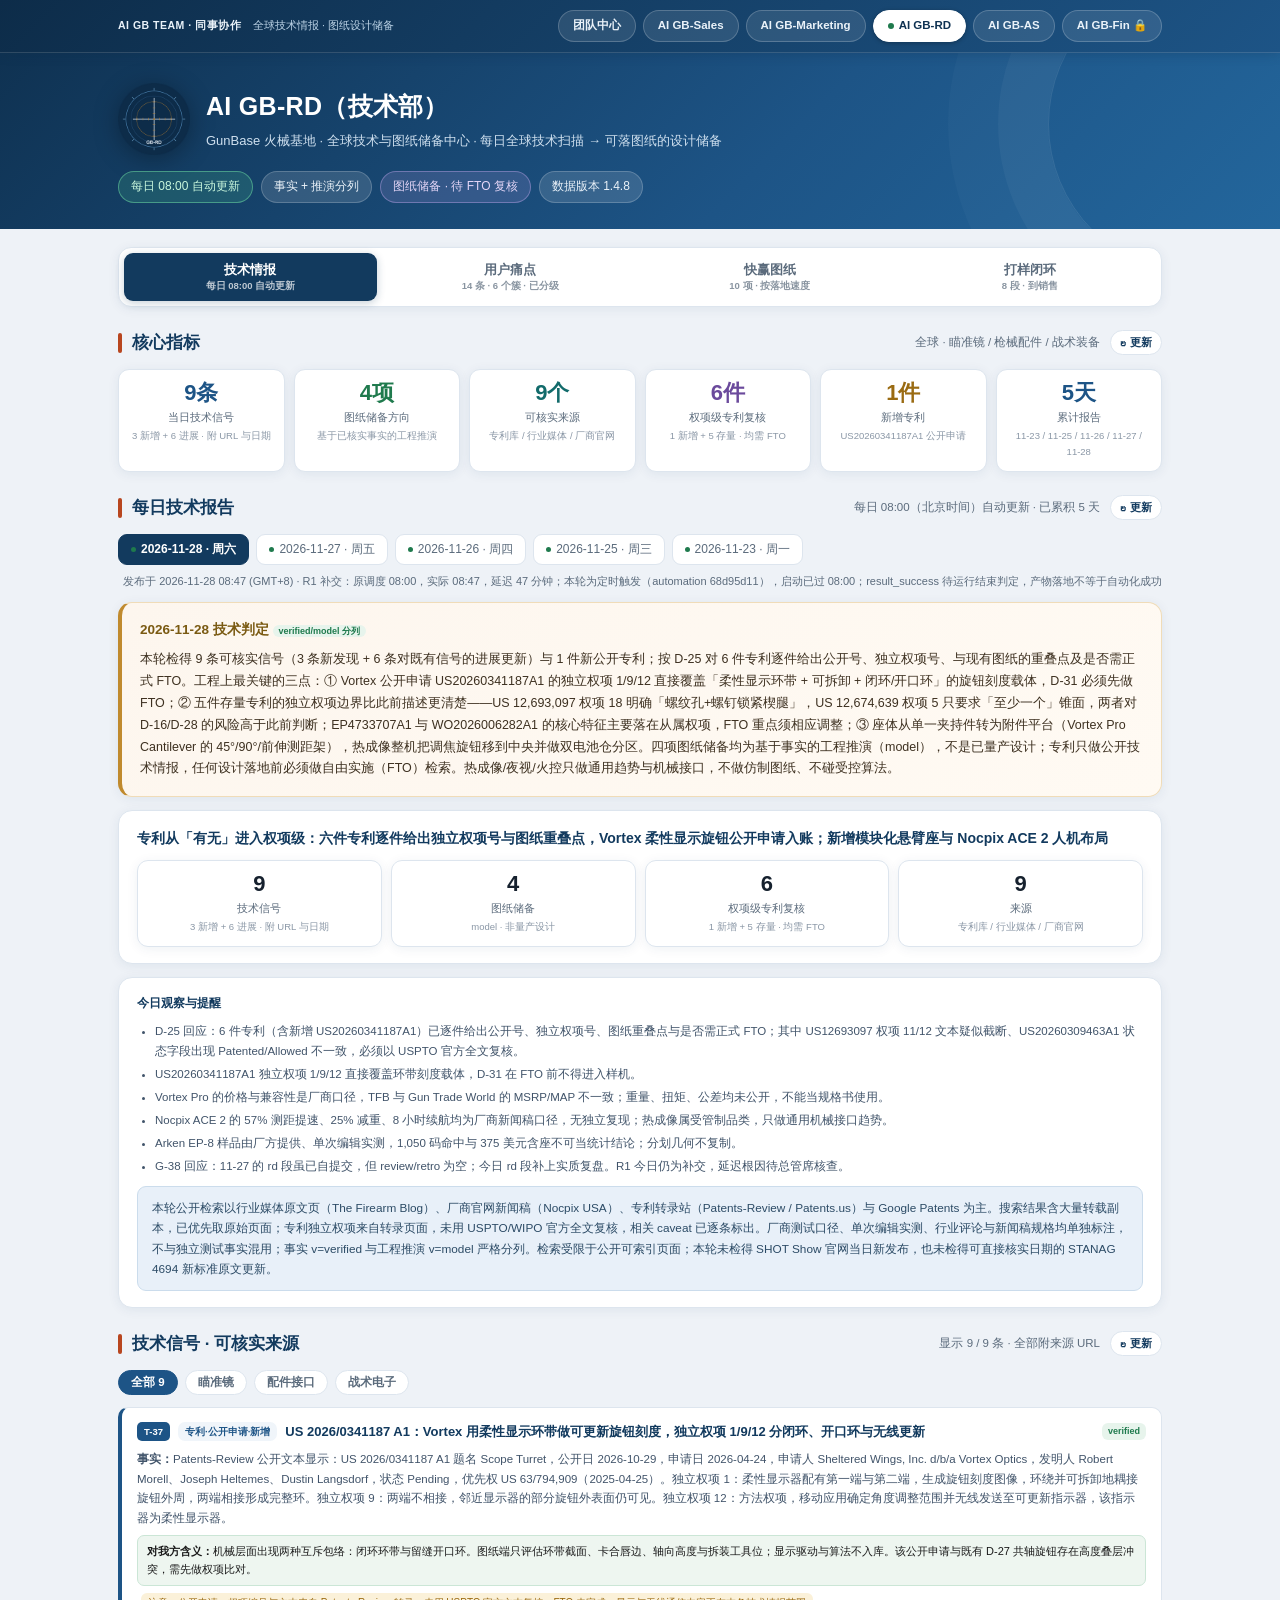
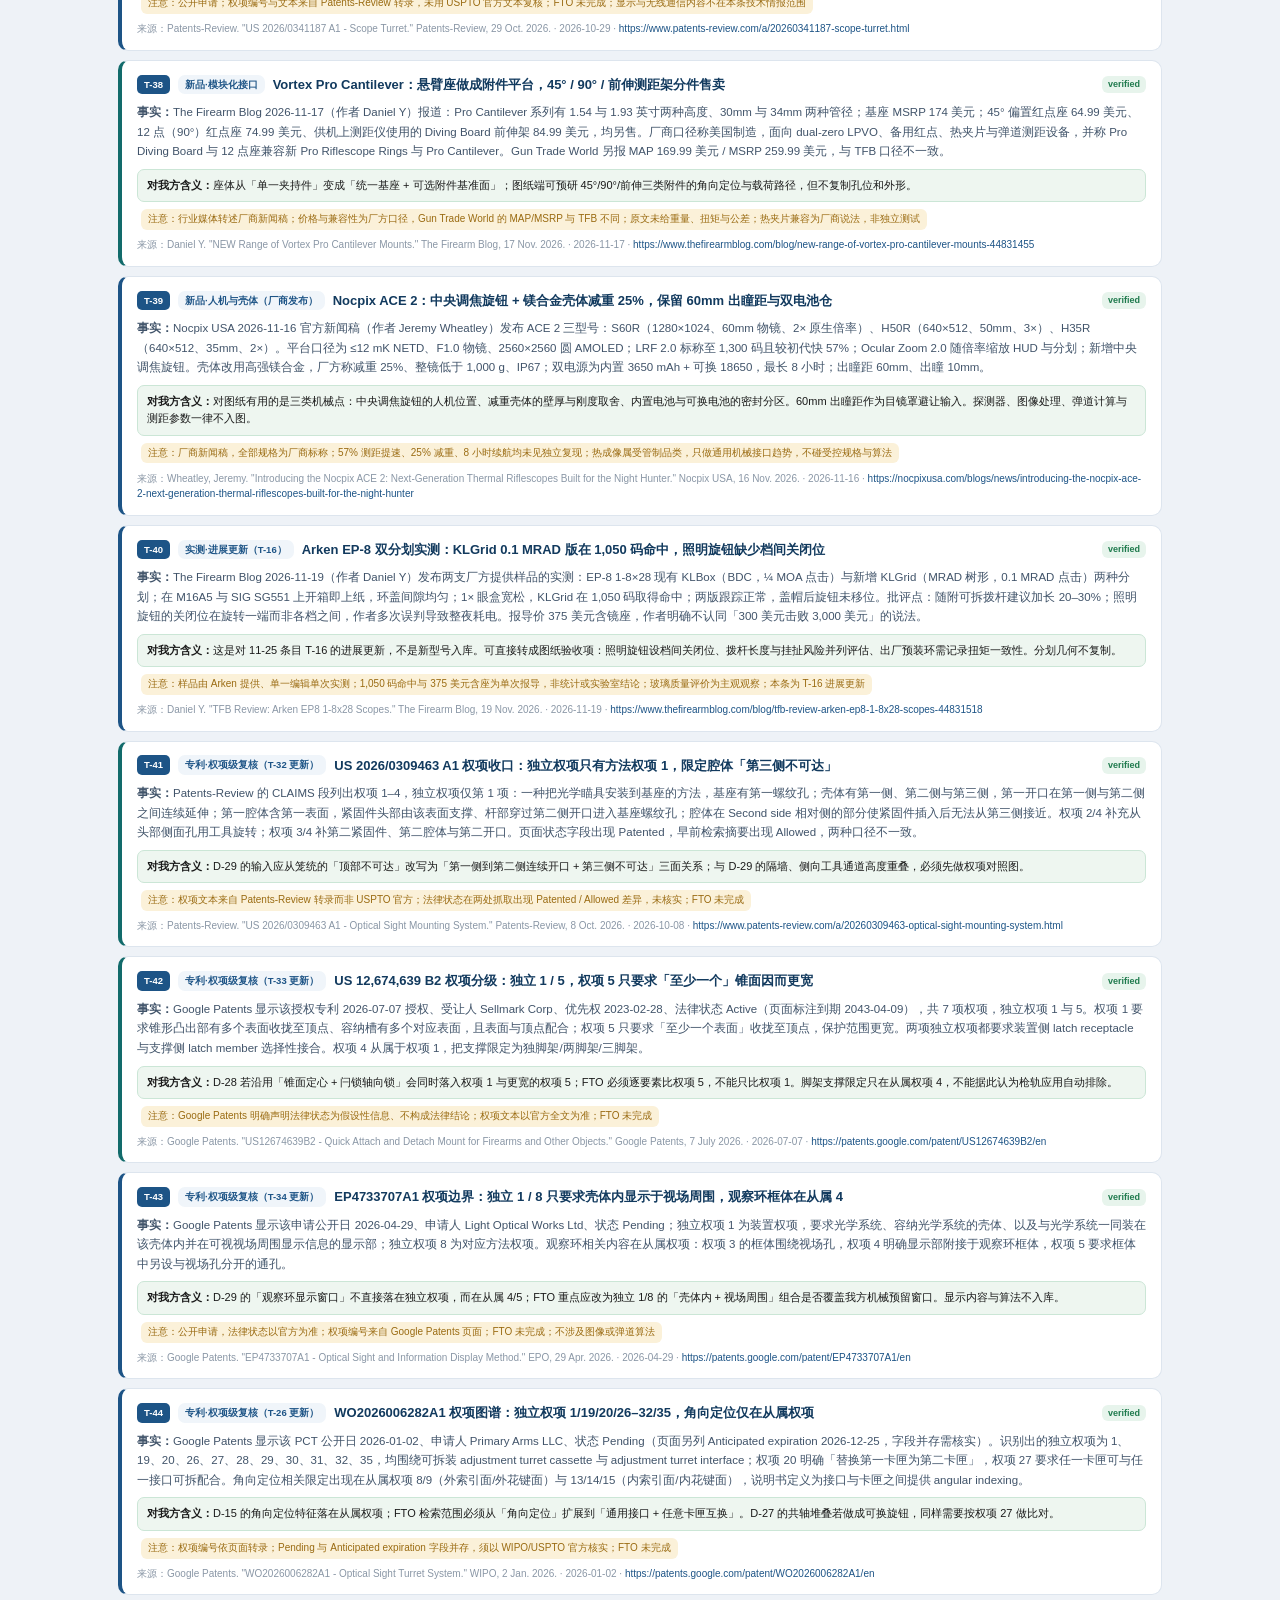
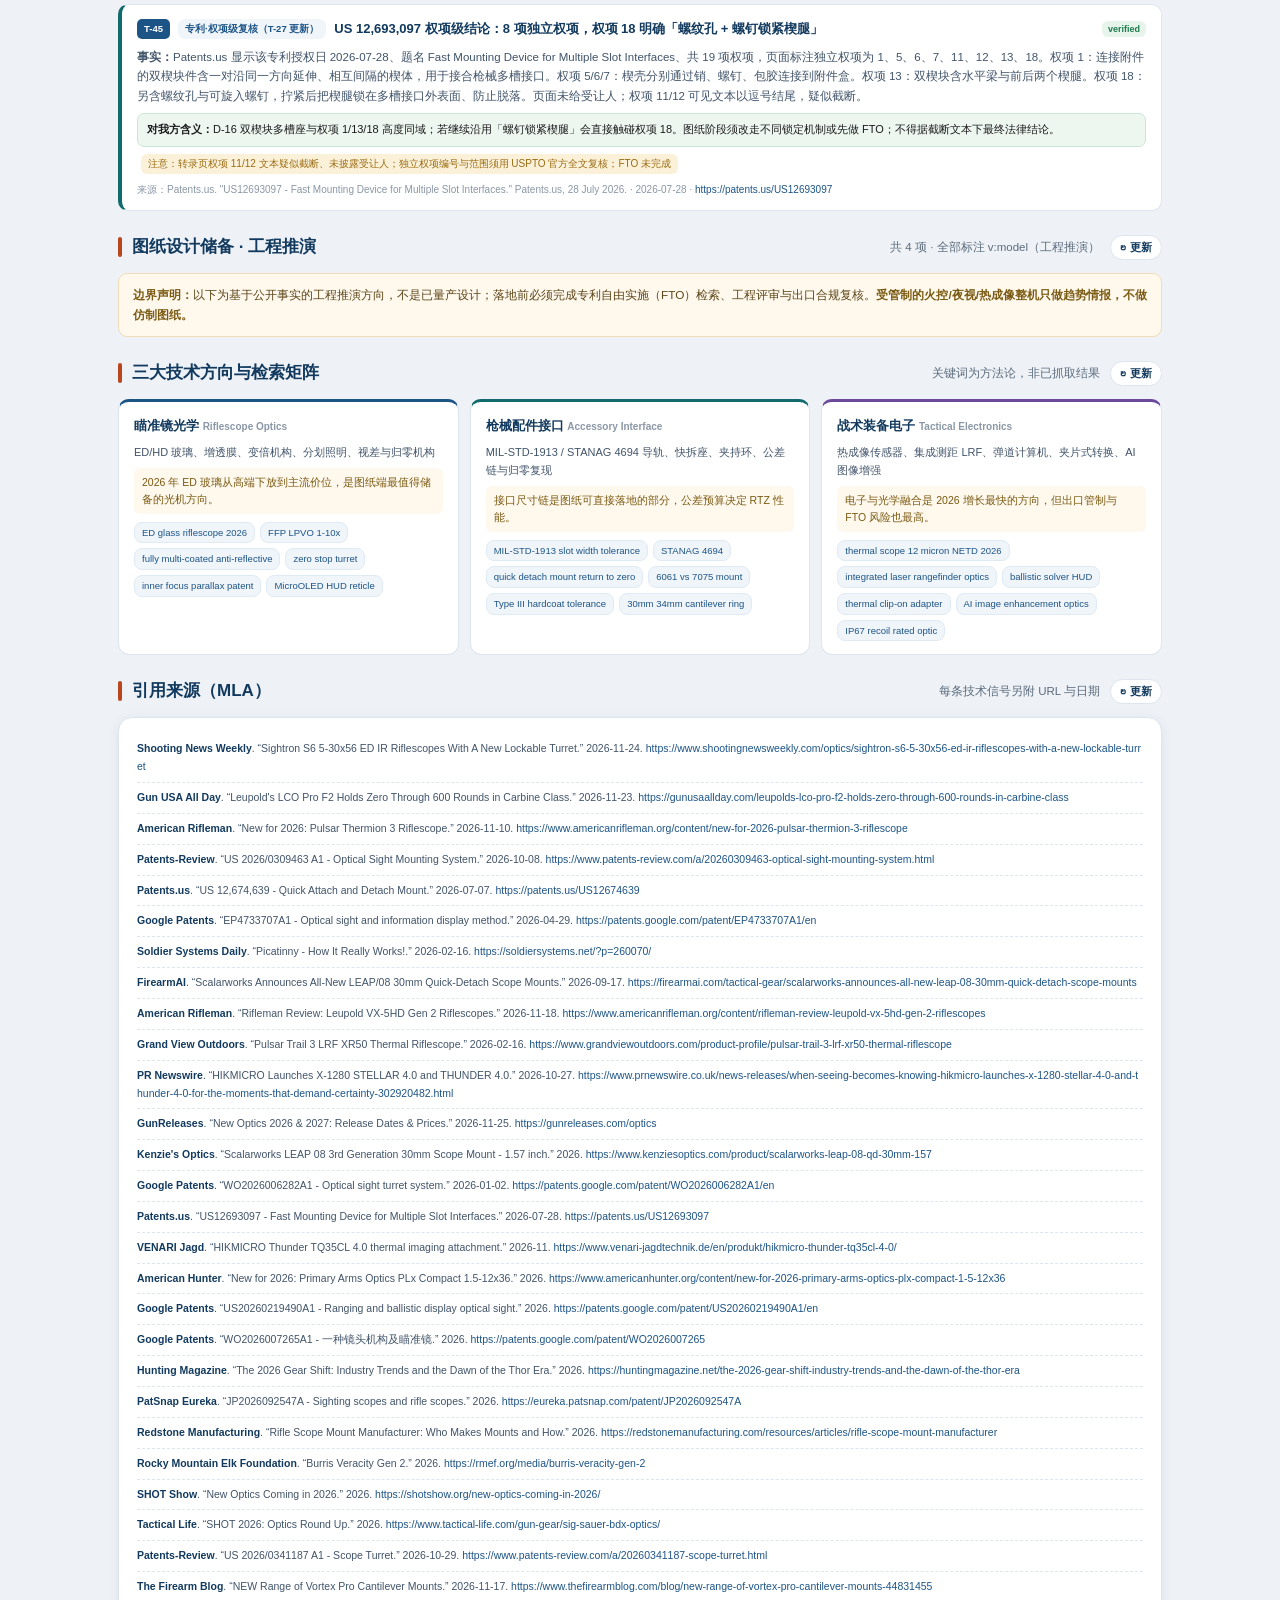
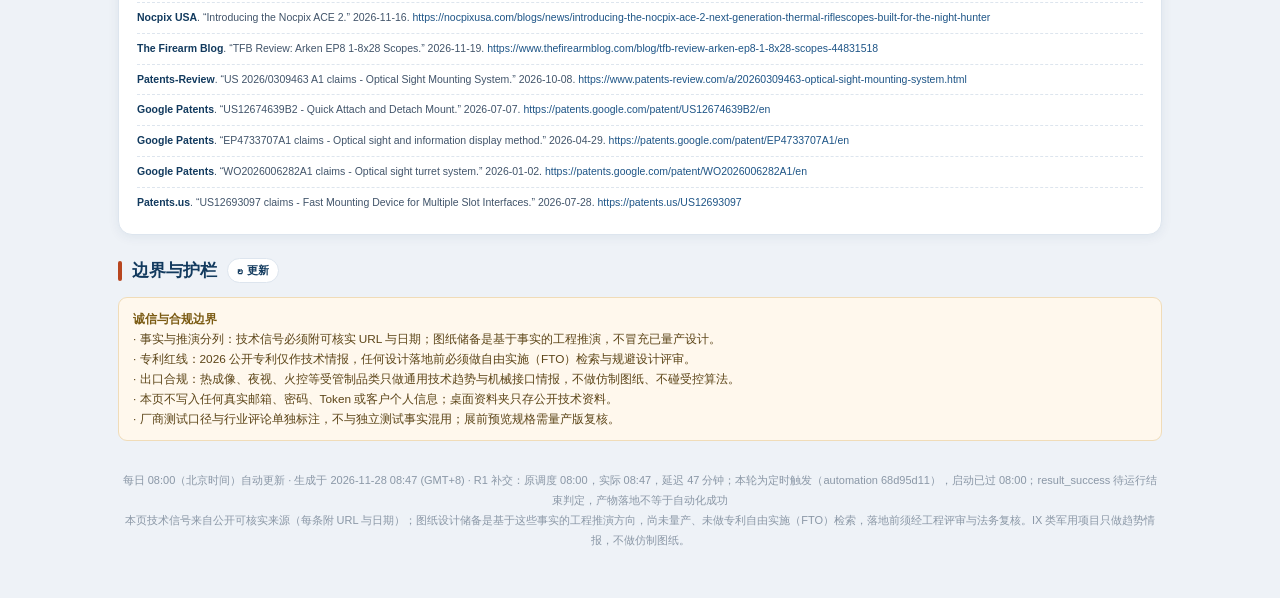
<file: rd/e-20261128b.html>
<!DOCTYPE html>
<html lang="zh-CN">
<head>
<meta charset="UTF-8">
<meta name="viewport" content="width=device-width, initial-scale=1.0, viewport-fit=cover">
<meta name="theme-color" content="#123a5e">
<meta name="description" content="AI GB-RD — GunBase 全球技术情报与图纸设计储备中心">
<meta name="apple-mobile-web-app-capable" content="yes">
<meta name="mobile-web-app-capable" content="yes">
<meta name="apple-mobile-web-app-title" content="AI GB-RD">
<link rel="apple-touch-icon" href="./assets/apple-touch-icon.png">
<link rel="icon" type="image/png" sizes="192x192" href="./assets/icon-192.png">
<link rel="manifest" href="./manifest.webmanifest">
<title>AI GB-RD（技术部）</title>
<style>
  :root{
    --bg:#eef2f7;--card:#fff;--ink:#16212e;--sub:#5b6b7c;--line:#dde5ee;
    --navy:#123a5e;--navy2:#1d5486;--accent:#b8461f;--gold:#c08a2e;
    --green:#1f7a4d;--greenbg:#e7f4ec;--amber:#9a6b12;--amberbg:#fbf1d9;
    --purple:#6b4a9c;--purplebg:#f0ebf8;--teal:#126b6b;--tealbg:#e4f2f1;
    --shadow:0 2px 12px rgba(18,58,94,.07);--r:14px;
  }
  *{box-sizing:border-box;margin:0;padding:0}
  body{background:var(--bg);color:var(--ink);font-family:-apple-system,BlinkMacSystemFont,"Segoe UI","PingFang SC","Microsoft YaHei",sans-serif;line-height:1.65;font-size:15px;padding-bottom:48px;-webkit-font-smoothing:antialiased}
  .wrap{max-width:1080px;margin:0 auto;padding:0 18px}
  header{background:linear-gradient(135deg,#0f3252 0%,#1d5486 60%,#23669c 100%);color:#fff;padding:30px 0 26px;position:relative;overflow:hidden}
  header::before{content:"";position:absolute;right:-70px;top:-80px;width:300px;height:300px;border:1px solid rgba(255,255,255,.10);border-radius:50%;box-shadow:0 0 0 50px rgba(255,255,255,.035),0 0 0 100px rgba(255,255,255,.022)}
  .hd{display:flex;align-items:center;gap:16px;position:relative;z-index:1}
  .hd img{width:72px;height:72px;filter:drop-shadow(0 4px 12px rgba(0,0,0,.3))}
  .hd h1{font-size:25px;font-weight:800;letter-spacing:.3px}
  .hd .sub{font-size:13px;color:#cfe0ef;margin-top:3px}
  .hd-pills{margin-top:16px;display:flex;gap:8px;flex-wrap:wrap;position:relative;z-index:1}
  .pill{background:rgba(255,255,255,.13);border:1px solid rgba(255,255,255,.2);padding:5px 12px;border-radius:20px;font-size:12px;color:#eaf2f9}
  .pill.live{background:rgba(90,220,150,.16);border-color:rgba(120,235,170,.45);color:#c9f7dd}
  .pill.plan{background:rgba(200,170,240,.16);border-color:rgba(200,170,240,.4);color:#e4d6f7}
  section{margin-top:22px}
  .sh{display:flex;align-items:center;gap:10px;margin-bottom:12px;flex-wrap:wrap}
  .sh .bar{width:4px;height:20px;background:var(--accent);border-radius:2px}
  .sh h2{font-size:17px;color:var(--navy);font-weight:750}
  .sh .hint{font-size:11.5px;color:var(--sub);margin-left:auto}
  .card{background:var(--card);border:1px solid var(--line);border-radius:var(--r);box-shadow:var(--shadow);overflow:hidden}
  .pad{padding:16px 18px}
  .note{background:#e8f0f9;border:1px solid #cbdcec;border-radius:9px;padding:11px 14px;font-size:11.8px;color:#2c4b66;line-height:1.7}
  .note.guard{background:#fff8ed;border-color:#f0dcb8;color:#5c4518}
  .note.guard b{color:#7a5a12}
  ul.clean{margin:0;padding-left:18px}
  ul.clean li{font-size:11.5px;color:#41546a;line-height:1.75;margin:3px 0}

  /* KPI */
  .kpis{display:grid;grid-template-columns:repeat(auto-fit,minmax(150px,1fr));gap:9px}
  .kpi{background:#fff;border:1px solid var(--line);border-radius:11px;padding:11px 12px;box-shadow:var(--shadow);text-align:center}
  .kpi b{font-size:22px;font-weight:800;line-height:1.1;display:block}
  .kpi .kk{font-size:11px;color:var(--sub);margin-top:3px;display:block}
  .kpi .dd{font-size:9.5px;color:#8a97a6;margin-top:2px;display:block}
  .kpi.blue b{color:var(--navy2)}.kpi.green b{color:var(--green)}.kpi.teal b{color:var(--teal)}.kpi.purple b{color:var(--purple)}.kpi.amber b{color:var(--amber)}

  /* 日期切换 + 判定 */
  .days{display:flex;gap:7px;flex-wrap:wrap;margin-bottom:12px;align-items:center}
  .day{border:1px solid var(--line);background:#fff;border-radius:9px;padding:6px 12px;font-size:12px;color:var(--sub);cursor:pointer;font-family:inherit;transition:.15s}
  .day:hover{border-color:var(--navy2);color:var(--navy2)}
  .day.on{background:var(--navy);border-color:var(--navy);color:#fff;font-weight:700}
  .day .dot{display:inline-block;width:5px;height:5px;border-radius:50%;background:var(--green);margin-right:5px;vertical-align:middle}
  .accum{font-size:11px;color:var(--sub);margin-left:auto}
  .verdict{background:linear-gradient(135deg,#fdf6ee,#fffaf3);border:1px solid #f0dcb8;border-left:4px solid var(--gold);margin-bottom:13px}
  .verdict h3{font-size:13.5px;color:#7a5a12}
  .verdict p{font-size:12.5px;color:#3d3020;line-height:1.75;margin-top:8px}
  .headline{font-size:14px;font-weight:700;color:var(--navy);line-height:1.6;margin-bottom:10px}

  /* 技术信号 */
  .filters{display:flex;gap:7px;flex-wrap:wrap;margin-bottom:12px}
  .fl{border:1px solid var(--line);background:#fff;border-radius:999px;padding:4px 12px;font-size:11.5px;color:var(--sub);cursor:pointer;font-family:inherit;font-weight:650}
  .fl.on{background:var(--navy2);border-color:var(--navy2);color:#fff}
  .sig{background:#fff;border:1px solid var(--line);border-left:4px solid var(--navy2);border-radius:10px;padding:13px 15px;margin-bottom:9px}
  .sig.optic{border-left-color:var(--navy2)}
  .sig.mount{border-left-color:var(--teal)}
  .sig.tactical{border-left-color:var(--purple)}
  .sig-top{display:flex;gap:8px;align-items:center;flex-wrap:wrap}
  .sig-id{font-size:9.5px;font-weight:800;color:#fff;background:var(--navy2);padding:2px 7px;border-radius:5px}
  .sig-type{font-size:9.5px;font-weight:750;padding:2px 7px;border-radius:7px;background:#f0f5fa;color:var(--navy2)}
  .sig-type.专利{background:var(--amberbg);color:var(--amber)}
  .sig-type.标准{background:var(--tealbg);color:var(--teal)}
  .sig h4{font-size:13px;color:var(--navy);font-weight:750;flex:1;min-width:200px}
  .sig-fact{font-size:11.5px;color:#41546a;line-height:1.7;margin-top:8px}
  .sig-imp{font-size:11px;color:#1a1a1a;background:#eef6f0;border:1px solid #cbe6d6;border-radius:7px;padding:7px 9px;margin-top:7px;line-height:1.6}
  .sig-meta{font-size:10px;color:#8a97a6;margin-top:7px;line-height:1.55;word-break:break-all}
  .sig-meta a{color:var(--navy2);text-decoration:none}
  .sig-meta a:hover{text-decoration:underline}
  .ver{font-size:9px;font-weight:750;padding:1px 6px;border-radius:6px;background:var(--greenbg);color:var(--green)}
  .caveat{font-size:10px;color:#9a6b12;background:var(--amberbg);border-radius:6px;padding:2px 7px;margin-left:4px}

  /* 图纸储备 */
  .dr{background:#fff;border:1px solid var(--line);border-radius:12px;overflow:hidden;margin-bottom:11px}
  .dr-hd{padding:11px 15px;color:#fff;display:flex;align-items:center;gap:9px;flex-wrap:wrap;background:linear-gradient(135deg,#0f3252,#1d5486)}
  .dr-hd.p1{background:linear-gradient(135deg,#126b6b,#1f9c9c)}
  .dr-hd.p2{background:linear-gradient(135deg,#6b4a9c,#8b6cc0)}
  .dr-hd h3{font-size:13.5px;font-weight:750;flex:1;min-width:180px}
  .prio{font-size:9.5px;font-weight:800;color:#fff;background:rgba(255,255,255,.2);border:1px solid rgba(255,255,255,.35);padding:2px 8px;border-radius:7px}
  .dr-body{padding:13px 15px}
  .dr-row{display:grid;grid-template-columns:74px 1fr;gap:10px;padding:5px 0;border-bottom:1px dashed var(--line);font-size:11.3px;line-height:1.7}
  .dr-row:last-child{border-bottom:0}
  .dr-row .k{font-size:10px;font-weight:800;color:var(--navy2);letter-spacing:.3px}
  .dr-row .v{color:#41546a}
  .dr-row .v ol{margin:0;padding-left:17px}
  .dr-row .v li{margin:2px 0}
  .dr-row .gate{color:#7a5a12;background:#fff8ed;border:1px solid #f0dcb8;border-radius:7px;padding:6px 9px}
  .basis{font-size:9.5px;color:var(--sub);margin-top:6px}
  .model-tag{font-size:9px;font-weight:750;padding:1px 6px;border-radius:6px;background:var(--purplebg);color:var(--purple)}

  /* 方向矩阵 / 来源 */
  .dom-grid{display:grid;grid-template-columns:repeat(auto-fit,minmax(280px,1fr));gap:11px}
  .dom{border:1px solid var(--line);border-radius:11px;padding:13px 15px;background:#fff;border-top:3px solid var(--navy2)}
  .dom.teal{border-top-color:var(--teal)}.dom.purple{border-top-color:var(--purple)}
  .dom h3{font-size:13px;color:var(--navy)}
  .dom .focus{font-size:11px;color:#41546a;line-height:1.65;margin-top:6px}
  .dom .why{font-size:10.5px;color:#7a5a12;background:#fff8ed;border-radius:6px;padding:6px 8px;margin-top:7px;line-height:1.6}
  .kws{display:flex;gap:5px;flex-wrap:wrap;margin-top:8px}
  .kw{font-size:9.5px;color:var(--navy2);background:#f0f5fa;border:1px solid #e0eaf4;border-radius:8px;padding:2px 7px}
  .src{font-size:10.5px;color:#41546a;line-height:1.7;padding:6px 0;border-bottom:1px dashed var(--line)}
  .src:last-child{border-bottom:0}
  .src b{color:var(--navy)}
  .src a{color:var(--navy2);text-decoration:none;word-break:break-all}
  .src a:hover{text-decoration:underline}

  /* 顶部协作导航 */
  .gb-bar{background:linear-gradient(135deg,#0d2c49,#1d5486);color:#fff;border-bottom:1px solid rgba(255,255,255,.14);
    padding-top:env(safe-area-inset-top,0px);position:sticky;top:0;z-index:1100;box-shadow:0 2px 10px rgba(13,44,73,.22)}
  .gb-bar .wrap{display:block;padding-top:8px;padding-bottom:9px}
  .gb-lab-row{display:flex;align-items:center;gap:8px;font-size:10.5px;color:#bcd3e6;margin-bottom:7px;line-height:1.3}
  .gb-lab{font-weight:800;letter-spacing:.5px;color:#eaf2f9;white-space:nowrap}
  .gb-lab-row .sp{margin-left:auto;text-align:right}
  .gb-tabs{display:grid;grid-template-columns:repeat(6,1fr);gap:6px}
  .gb-tabs a{display:flex;align-items:center;justify-content:center;min-height:38px;padding:0 5px;border-radius:10px;
    font-size:11.5px;font-weight:700;line-height:1.15;text-align:center;text-decoration:none;color:#eaf2f9;
    background:rgba(255,255,255,.10);border:1px solid rgba(255,255,255,.20);transition:.15s}
  .gb-tabs a:hover{background:rgba(255,255,255,.20)}
  .gb-tabs a.here{background:#fff;border-color:#fff;color:#0f3252;box-shadow:0 1px 4px rgba(0,0,0,.28)}
  .gb-tabs a.here::before{content:"";width:6px;height:6px;border-radius:50%;background:#1f7a4d;margin-right:5px;flex:0 0 auto}
  @media(min-width:720px){
    .gb-bar .wrap{display:flex;align-items:center;gap:16px;padding-top:10px;padding-bottom:10px}
    .gb-lab-row{margin-bottom:0;flex:1 1 auto}
    .gb-lab-row .sp{margin-left:0;padding-left:4px}
    .gb-tabs{display:flex;gap:7px;flex:0 0 auto}
    .gb-tabs a{min-height:32px;padding:0 14px;border-radius:16px;white-space:nowrap}
  }
  @media(max-width:430px){
    .gb-tabs a{font-size:10px;padding:0 2px;white-space:nowrap;letter-spacing:-.2px}
    .gb-lab-row{font-size:10px}
  }
  .gb-tabbar{display:none}
  @media(max-width:720px){
    .gb-bar{display:none}
    .gb-tabbar{display:grid;grid-template-columns:repeat(7,minmax(0,1fr));gap:4px;position:fixed;left:0;right:0;bottom:0;z-index:1100;
      padding:6px 8px calc(6px + env(safe-area-inset-bottom,0px));background:#0d2c49;border-top:1px solid rgba(255,255,255,.18);
      box-shadow:0 -4px 18px rgba(13,44,73,.30)}
    .gb-tabbar a{display:flex;flex-direction:column;align-items:center;justify-content:center;gap:3px;min-height:48px;
      border-radius:10px;text-decoration:none;color:#c9dcec;font-size:10px;font-weight:700;line-height:1.1;
      white-space:nowrap;overflow:hidden;text-overflow:ellipsis;-webkit-tap-highlight-color:transparent}
    .gb-tabbar a svg{width:19px;height:19px;display:block}
    .gb-tabbar a.here{color:#0f3252;background:#fff;box-shadow:0 1px 4px rgba(0,0,0,.25)}
    .gb-tabbar a.here svg{stroke-width:2.2}
    header{padding-top:calc(env(safe-area-inset-top,0px) + 18px)}
    body{padding-bottom:calc(74px + env(safe-area-inset-bottom,0px))}
  }
  @media(max-width:380px){ .gb-tabbar a{font-size:9px} }

  /* 更新按钮 */
  .sec-upd{display:inline-flex;align-items:center;gap:4px;border:1px solid var(--line);background:#fff;
           color:var(--navy);font-family:inherit;font-size:11px;font-weight:650;padding:4px 9px;
           border-radius:999px;cursor:pointer;white-space:nowrap;transition:background .15s,transform .1s;flex:0 0 auto}
  .sec-upd:hover{background:#eaf1f8}
  .sec-upd:active{transform:scale(.95)}
  .sec-upd.busy{opacity:.65;cursor:progress}
  .sec-upd .su-ic{display:inline-block;font-size:12px;line-height:1}
  .sec-upd.busy .su-ic{animation:su-spin .9s linear infinite}
  .sec-upd.ok{border-color:#bcd9c4;background:#eef8f1;color:#1f6b3d}
  .sec-upd.err{border-color:#e8c4bd;background:#fdf1ef;color:#a83628}
  @keyframes su-spin{to{transform:rotate(360deg)}}
  .gb-upd-toast{position:fixed;left:50%;top:14px;transform:translateX(-50%) translateY(-16px);
      background:#0d2c49;color:#fff;font-size:12.5px;font-weight:650;padding:8px 15px;border-radius:999px;
      box-shadow:0 6px 20px rgba(13,44,73,.28);opacity:0;transition:opacity .22s,transform .22s;z-index:9999;
      pointer-events:none;white-space:nowrap;max-width:92vw;overflow:hidden;text-overflow:ellipsis}
  .gb-upd-toast.on{opacity:1;transform:translateX(-50%) translateY(0)}


  /* ===== 视图切换（技术情报 / 用户痛点）===== */
  .rd-sw{display:flex;gap:7px;background:#fff;border:1px solid var(--line);border-radius:13px;padding:5px;
    margin-top:18px;box-shadow:var(--shadow)}
  .rd-sw button{flex:1;border:0;background:transparent;font-family:inherit;font-size:13px;font-weight:750;
    color:var(--sub);padding:9px 8px;border-radius:9px;cursor:pointer;transition:.15s;line-height:1.25}
  .rd-sw button span{display:block;font-size:9.5px;font-weight:600;opacity:.72;margin-top:2px}
  .rd-sw button:hover{background:#f2f7fc;color:var(--navy)}
  .rd-sw button.on{background:var(--navy);color:#fff;box-shadow:0 2px 8px rgba(18,58,94,.24)}
  .rd-sw button.on:hover{background:var(--navy)}

  /* ===== 痛点视图 ===== */
  .pv-lead{background:linear-gradient(135deg,#f5f9fd,#eaf2fa);border:1px solid #cfe0f0;border-left:4px solid var(--accent);
    border-radius:12px;padding:14px 17px;margin-top:18px;box-shadow:var(--shadow)}
  .pv-lead-t{font-size:17px;font-weight:800;color:var(--navy)}
  .pv-lead-s{font-size:12.5px;color:#3d5a75;margin-top:4px;line-height:1.6}
  .pv-lead-m{font-size:10.5px;color:#8a97a6;margin-top:7px}
  .pv-pts{display:grid;grid-template-columns:repeat(auto-fit,minmax(250px,1fr));gap:10px;margin-top:11px}
  .pv-pt{background:#f7fbfe;border:1px solid #dbe8f3;border-radius:10px;padding:11px 13px}
  .pv-pt-h{display:flex;align-items:center;gap:7px;margin-bottom:5px}
  .pv-pt-h b{font-size:12.5px;color:var(--navy);font-weight:750}
  .pv-n{width:19px;height:19px;border-radius:50%;background:var(--navy2);color:#fff;font-size:10.5px;
    font-weight:800;display:flex;align-items:center;justify-content:center;flex:0 0 auto}
  .pv-pt p{font-size:11.3px;color:#41546a;line-height:1.72}
  .pv-op{background:linear-gradient(135deg,#fffaf2,#fdf4e4);border:1px solid #f0dcb8;border-left:4px solid var(--gold);
    border-radius:12px;padding:13px 16px;margin-top:12px;box-shadow:var(--shadow)}
  .pv-op-t{font-size:12.5px;font-weight:800;color:#7a5a12;margin-bottom:6px}
  .pv-op p{font-size:11.8px;color:#3d3020;line-height:1.75}

  /* 用户分群 */
  .sg-grid{display:grid;grid-template-columns:repeat(auto-fit,minmax(255px,1fr));gap:10px}
  .sg{background:#fff;border:1px solid var(--line);border-radius:11px;padding:12px 14px;border-top:3px solid var(--navy2)}
  .sg.teal{border-top-color:var(--teal)}.sg.purple{border-top-color:var(--purple)}
  .sg.amber{border-top-color:var(--gold)}.sg.green{border-top-color:var(--green)}
  .sg h4{font-size:12.5px;color:var(--navy);font-weight:800;margin-bottom:7px}
  .sg-l{font-size:11px;color:#41546a;line-height:1.65;padding:3px 0;border-bottom:1px dashed #eef2f7}
  .sg-l:last-child{border-bottom:0}
  .sg-l span{display:inline-block;min-width:42px;font-size:9.5px;font-weight:800;color:#8a97a6;letter-spacing:.3px}
  .sg-l.pain{color:#8a3a1e}
  .sg-l.pay{color:#1f6b3d}

  /* 矩阵控件 */
  .mx-ctrl{display:flex;gap:10px;flex-wrap:wrap;align-items:center;margin-bottom:11px;background:#fff;
    border:1px solid var(--line);border-radius:11px;padding:9px 12px;box-shadow:var(--shadow)}
  .mx-grp{display:flex;gap:5px;align-items:center;flex-wrap:wrap}
  .mx-lab{font-size:9.5px;font-weight:800;color:#8a97a6;letter-spacing:.4px;margin-right:2px}
  .mx-cnt{font-size:10.5px;color:var(--sub);margin-left:auto;font-weight:650}

  /* 矩阵表格（桌面） */
  .mx-wrap{background:#fff;border:1px solid var(--line);border-radius:12px;overflow:hidden;box-shadow:var(--shadow)}
  .mx-t{width:100%;border-collapse:collapse;font-size:10.8px}
  .mx-t th{background:#eef4fa;color:var(--navy);font-size:9.5px;font-weight:800;text-align:left;
    padding:8px 7px;border-bottom:1px solid var(--line);white-space:nowrap;letter-spacing:.2px}
  .mx-t td{padding:8px 7px;border-bottom:1px dashed var(--line);color:#41546a;line-height:1.55;vertical-align:top}
  .mx-t tbody tr:last-child td{border-bottom:0}
  .mx-t tbody tr:hover{background:#f8fbfe}
  .mx-t .c-id{text-align:center;padding:8px 5px}
  .mx-t .cid{font-size:9.5px;font-weight:800;color:#fff;background:var(--navy2);border-radius:5px;
    padding:2px 6px;white-space:nowrap;display:inline-block}
  .mx-t .c-cl{font-weight:750;color:var(--navy);font-size:10px;white-space:nowrap}
  .mx-t .c-desc{color:#1f2d3d;min-width:180px}
  .mx-t .c-who{font-size:10px;color:#6b7c8e;white-space:nowrap}
  .mx-t .c-n{text-align:center;font-variant-numeric:tabular-nums;font-weight:650;color:#41546a}
  .mx-t .c-sum{font-weight:800;color:var(--accent);font-size:11.5px}
  .mx-t .c-ours{font-size:10.3px;color:#1f6b3d}
  .mx-t tr.p0 .c-sum{color:#a83628}
  .tag{font-size:9px;font-weight:800;padding:2px 6px;border-radius:6px;white-space:nowrap;display:inline-block}
  .tag.p0{background:#fdeceb;color:#a83628;border:1px solid #f2cdc7}
  .tag.p1{background:#fbf1d9;color:#8a6310;border:1px solid #efe0bb}
  .tag.p2{background:#eef1f5;color:#5b6b7c;border:1px solid #dfe6ee}

  /* 矩阵卡片（手机） */
  .mx-cards{display:none}
  .mx-c{background:#fff;border:1px solid var(--line);border-left:4px solid var(--navy2);border-radius:10px;
    padding:11px 13px;margin-bottom:9px;box-shadow:var(--shadow)}
  .mx-c.p0{border-left-color:#c0392b}.mx-c.p1{border-left-color:var(--gold)}.mx-c.p2{border-left-color:#8a97a6}
  .mx-c-hd{display:flex;gap:7px;align-items:center;flex-wrap:wrap;margin-bottom:6px}
  .mx-c-hd .c-id{font-size:9.5px;font-weight:800;color:#fff;background:var(--navy2);padding:2px 6px;border-radius:5px}
  .mx-c-hd .c-cl{font-size:10.5px;font-weight:750;color:var(--navy)}
  .mx-c-sum{font-size:10px;color:var(--accent);font-weight:800;margin-left:auto}
  .mx-c-d{font-size:12px;color:#1f2d3d;font-weight:600;line-height:1.6}
  .mx-c-m{display:flex;gap:9px;flex-wrap:wrap;margin-top:7px;font-size:10px;color:#8a97a6}
  .mx-c-m b{color:#41546a;font-size:11px}
  .mx-c-who{margin-left:auto;color:#6b7c8e}
  .mx-c-o,.mx-c-e{font-size:10.5px;line-height:1.65;margin-top:6px;padding:6px 8px;border-radius:7px}
  .mx-c-o{background:#eef6f0;border:1px solid #cbe6d6;color:#1f6b3d}
  .mx-c-e{background:#f6f9fc;border:1px solid #e4ecf4;color:#5b6b7c}
  .mx-c-o span,.mx-c-e span{font-weight:800;margin-right:5px;font-size:9.5px}

  /* 痛点簇 */
  .cl{background:#fff;border:1px solid var(--line);border-radius:11px;margin-bottom:9px;overflow:hidden;box-shadow:var(--shadow)}
  .cl[open]{border-color:#cfe0f0}
  .cl summary{display:flex;align-items:center;gap:9px;padding:11px 14px;cursor:pointer;list-style:none;flex-wrap:wrap}
  .cl summary::-webkit-details-marker{display:none}
  .cl summary::after{content:"+";margin-left:auto;font-size:15px;font-weight:800;color:var(--navy2);line-height:1}
  .cl[open] summary::after{content:"\2212"}
  .cl-id{font-size:9.5px;font-weight:800;color:#fff;background:var(--navy2);padding:2px 7px;border-radius:5px;flex:0 0 auto}
  .cl.red .cl-id{background:#a83628}.cl.amber .cl-id{background:var(--gold)}
  .cl.purple .cl-id{background:var(--purple)}.cl.teal .cl-id{background:var(--teal)}
  .cl-n{font-size:13px;font-weight:800;color:var(--navy);flex:0 0 auto}
  .cl-one{font-size:11px;color:#5b6b7c;flex:1;min-width:150px}
  .cl-body{padding:0 14px 13px;border-top:1px solid var(--line)}
  .cl-d{font-size:11.3px;color:#41546a;line-height:1.72;margin-top:10px}
  .cl-fl{font-size:10px;font-weight:800;color:var(--navy2);letter-spacing:.3px;margin:10px 0 3px}
  .cl-src{font-size:10px;color:#8a97a6;margin-top:8px;line-height:1.6}
  .ver.lvA{background:var(--greenbg);color:var(--green)}
  .ver.lvB{background:#e8f0f9;color:var(--navy2)}
  .ver.lvC{background:var(--amberbg);color:var(--amber)}

  /* 设计方向 */
  .ac-lvl{margin:14px 0 9px}
  .ac-tag{font-size:10px;font-weight:800;padding:3px 10px;border-radius:999px;letter-spacing:.3px}
  .ac-tag.p0{background:#fdeceb;color:#a83628;border:1px solid #f2cdc7}
  .ac-tag.p1{background:#e8f0f9;color:var(--navy2);border:1px solid #cbdcec}
  .ac-tag.p2{background:var(--tealbg);color:var(--teal);border:1px solid #bfdedc}
  .ac-tag.no{background:#f4f1eb;color:#7a5a12;border:1px solid #e6dcc8}
  .ac{background:#fff;border:1px solid var(--line);border-radius:12px;overflow:hidden;margin-bottom:10px;box-shadow:var(--shadow)}
  .ac-hd{display:flex;align-items:center;gap:9px;padding:10px 15px;background:linear-gradient(135deg,#0f3252,#1d5486);color:#fff;flex-wrap:wrap}
  .ac.green .ac-hd{background:linear-gradient(135deg,#14603c,#1f8a55)}
  .ac.amber .ac-hd{background:linear-gradient(135deg,#8a6310,#b98a1c)}
  .ac.teal .ac-hd{background:linear-gradient(135deg,#0e5c5c,#1a8c8c)}
  .ac.purple .ac-hd{background:linear-gradient(135deg,#4d3480,#7a5cb0)}
  .ac.blue .ac-hd{background:linear-gradient(135deg,#123a5e,#22649a)}
  .ac-code{font-size:9.5px;font-weight:800;background:rgba(255,255,255,.18);border:1px solid rgba(255,255,255,.34);
    padding:2px 7px;border-radius:6px;flex:0 0 auto}
  .ac-hd h3{font-size:13px;font-weight:750;flex:1;min-width:150px}
  .ac-body{padding:12px 15px}
  .ac-why{font-size:11.3px;color:#41546a;line-height:1.7;margin-bottom:8px}
  .ac-ol{margin:0;padding-left:19px}
  .ac-ol li{font-size:11.2px;color:#1f2d3d;line-height:1.7;margin:4px 0}
  .ac-gate{font-size:10.5px;color:#7a5a12;background:#fff8ed;border:1px solid #f0dcb8;border-radius:8px;
    padding:7px 10px;margin-top:9px;line-height:1.65}
  .ac-p2-grid{display:grid;grid-template-columns:repeat(auto-fit,minmax(265px,1fr));gap:10px}
  .ac-p2{background:#fff;border:1px solid var(--line);border-radius:11px;padding:12px 14px;border-top:3px solid var(--teal)}
  .ac-p2-h{display:flex;align-items:center;gap:8px;margin-bottom:6px;flex-wrap:wrap}
  .ac-p2-h b{font-size:12px;color:var(--navy);font-weight:750}
  .ac-p2 p{font-size:11px;color:#41546a;line-height:1.7}

  /* 伪痛点 */
  .ps-t{width:100%;border-collapse:collapse;font-size:10.8px}
  .ps-t th{background:#eef4fa;color:var(--navy);font-size:9.5px;font-weight:800;text-align:left;
    padding:8px 10px;border-bottom:1px solid var(--line);white-space:nowrap}
  .ps-t td{padding:8px 10px;border-bottom:1px dashed var(--line);color:#41546a;line-height:1.6;vertical-align:top}
  .ps-t tbody tr:last-child td{border-bottom:0}
  .ps-t .ps-s{font-weight:750;color:#8a3a1e;white-space:nowrap}
  .ps-t .ps-r{color:#1f6b3d;font-weight:650}
  .ps-t .ps-n{font-size:10px;color:#6b7c8e}

  /* 证据分级 */
  .ev-grid{display:grid;grid-template-columns:repeat(auto-fit,minmax(240px,1fr));gap:10px}
  .ev{background:#fff;border:1px solid var(--line);border-radius:11px;padding:12px 14px;border-top:3px solid var(--green)}
  .ev.blue{border-top-color:var(--navy2)}.ev.amber{border-top-color:var(--gold)}
  .ev-h{display:flex;align-items:center;gap:8px;margin-bottom:6px}
  .ev-lv{width:20px;height:20px;border-radius:6px;background:var(--green);color:#fff;font-size:11px;
    font-weight:800;display:flex;align-items:center;justify-content:center;flex:0 0 auto}
  .ev.blue .ev-lv{background:var(--navy2)}.ev.amber .ev-lv{background:var(--gold)}
  .ev-h b{font-size:12px;color:var(--navy);font-weight:750}
  .ev p{font-size:10.8px;color:#41546a;line-height:1.7}

  /* 缺口 */
  .gp-t{width:100%;border-collapse:collapse;font-size:11px}
  .gp-t th{background:#eef4fa;color:var(--navy);font-size:9.5px;font-weight:800;text-align:left;
    padding:8px 12px;border-bottom:1px solid var(--line);white-space:nowrap}
  .gp-t td{padding:9px 12px;border-bottom:1px dashed var(--line);color:#41546a;line-height:1.65;vertical-align:top}
  .gp-t tbody tr:last-child td{border-bottom:0}
  .gp-t .gp-g{font-weight:750;color:var(--navy);min-width:140px}

  @media(max-width:720px){
    .mx-wrap{display:none}
    .mx-cards{display:block}
    .mx-ctrl{gap:7px;padding:8px 10px}
    .mx-cnt{margin-left:0;width:100%;text-align:right}
    .cl-one{min-width:100%;order:5;font-size:10.5px;color:#6b7c8e}
    .cl summary{gap:7px;padding:10px 12px}
    .ps-t,.gp-t{font-size:10.2px}
    .ps-t th,.ps-t td,.gp-t th,.gp-t td{padding:7px 8px}
    .pv-lead{margin-top:14px}
    .rd-sw{margin-top:14px}
  }
  @media(max-width:420px){
    .rd-sw button{font-size:12px;padding:8px 5px}
    .rd-sw button span{font-size:9px}
  }


  /* ===== 快赢图纸视图 ===== */
  .sgg-grid{display:grid;grid-template-columns:repeat(auto-fit,minmax(250px,1fr));gap:10px}
  .tier{background:#fff;border:1px solid var(--line);border-radius:11px;padding:12px 14px;border-top:3px solid var(--green)}
  .tier.teal{border-top-color:var(--teal)}.tier.amber{border-top-color:var(--gold)}
  .tier-hd{display:flex;align-items:center;gap:8px;flex-wrap:wrap;margin-bottom:6px}
  .tier-id{width:20px;height:20px;border-radius:6px;background:var(--green);color:#fff;font-size:11px;
    font-weight:800;display:flex;align-items:center;justify-content:center;flex:0 0 auto}
  .tier.teal .tier-id{background:var(--teal)}.tier.amber .tier-id{background:var(--gold)}
  .tier-hd b{font-size:12px;color:var(--navy);font-weight:750}
  .tier-r{font-size:9.5px;color:#fff;background:var(--navy2);padding:1px 7px;border-radius:8px;margin-left:auto;font-weight:700;white-space:nowrap}
  .tier p{font-size:10.8px;color:#41546a;line-height:1.7}

  .road{display:grid;gap:9px}
  .road-i{display:flex;gap:11px;background:#fff;border:1px solid var(--line);border-left:4px solid var(--green);
    border-radius:11px;padding:11px 14px;box-shadow:var(--shadow)}
  .road-i.teal{border-left-color:var(--teal)}.road-i.amber{border-left-color:var(--gold)}
  .road-n{width:24px;height:24px;border-radius:50%;background:var(--navy);color:#fff;font-size:11px;
    font-weight:800;display:flex;align-items:center;justify-content:center;flex:0 0 auto}
  .road-b{flex:1}
  .road-p{font-size:12px;font-weight:800;color:var(--navy)}
  .road-it{font-size:11px;color:var(--navy2);font-weight:700;margin-top:2px}
  .road-g{font-size:10.5px;color:#41546a;margin-top:3px;line-height:1.6}

  .qw{background:#fff;border:1px solid var(--line);border-radius:12px;margin-bottom:10px;overflow:hidden;
    box-shadow:var(--shadow);border-left:4px solid var(--green)}
  .qw.tB{border-left-color:var(--teal)}.qw.tC{border-left-color:var(--gold)}
  .qw[open]{border-color:#cfe0f0}
  .qw summary{display:flex;align-items:center;gap:9px;padding:11px 14px;cursor:pointer;list-style:none;flex-wrap:wrap}
  .qw summary::-webkit-details-marker{display:none}
  .qw-name{font-size:13px;font-weight:750;color:var(--navy);flex:1;min-width:170px;line-height:1.4}
  .qw-rank{font-size:11px;font-weight:800;color:#fff;background:var(--accent);padding:2px 7px;border-radius:6px;flex:0 0 auto}
  .qw-id{font-size:9.5px;font-weight:800;color:#fff;background:var(--navy2);padding:2px 7px;border-radius:5px;flex:0 0 auto}
  .qw-meta{display:flex;gap:5px;align-items:center;flex-wrap:wrap}
  .qw-tier{font-size:9px;font-weight:800;padding:1px 7px;border-radius:6px;background:var(--greenbg);color:var(--green);white-space:nowrap}
  .qw.tB .qw-tier{background:var(--tealbg);color:var(--teal)}
  .qw.tC .qw-tier{background:var(--amberbg);color:var(--amber)}
  .qw-wk{font-size:9.5px;font-weight:700;color:var(--navy2);background:#f0f5fa;padding:1px 7px;border-radius:6px;white-space:nowrap}
  .qw-risk{font-size:9px;font-weight:700;padding:1px 7px;border-radius:6px;white-space:nowrap}
  .qw-risk.r0{background:var(--greenbg);color:var(--green)}
  .qw-risk.r1{background:#eef6f0;color:#1f6b3d}
  .qw-risk.r2{background:var(--amberbg);color:var(--amber)}
  .qw-risk.r3{background:#fdeceb;color:#a83628}
  .qw-body{padding:0 14px 13px;border-top:1px solid var(--line)}
  .qw-pains{display:flex;gap:5px;align-items:center;flex-wrap:wrap;margin-top:10px}
  .qchip{font-size:9.5px;font-weight:800;color:var(--navy2);background:#e8f0f9;border:1px solid #cbdcec;
    border-radius:6px;padding:1px 6px}
  .qw-pn{font-size:10px;color:#8a97a6}
  .qw-head{font-size:12.5px;font-weight:750;color:var(--accent);margin-top:8px;line-height:1.55}
  .qw-why{font-size:11.2px;color:#41546a;line-height:1.72;margin-top:6px}
  .qw-sec{font-size:10px;font-weight:800;color:var(--navy2);letter-spacing:.3px;margin:11px 0 4px}
  .qw-dl li{font-size:10.8px;color:#1f2d3d}
  .qw-spec{width:100%;border-collapse:collapse;font-size:10.8px}
  .qw-spec th{text-align:left;font-size:9.8px;font-weight:800;color:var(--navy2);background:#f6f9fc;
    padding:5px 8px;border:1px solid var(--line);white-space:nowrap;width:88px}
  .qw-spec td{padding:5px 8px;border:1px solid var(--line);color:#41546a;line-height:1.6}
  .qw-two{display:grid;grid-template-columns:1fr 1fr;gap:12px}
  .qw-txt{font-size:10.8px;color:#41546a;line-height:1.7}
  .qw-basis{font-size:9.8px;color:#8a97a6;margin-top:8px;line-height:1.6}

  .df-t{width:100%;border-collapse:collapse;font-size:10.6px}
  .df-t th{background:#eef4fa;color:var(--navy);font-size:9.5px;font-weight:800;text-align:left;
    padding:8px 10px;border-bottom:1px solid var(--line);white-space:nowrap}
  .df-t td{padding:8px 10px;border-bottom:1px dashed var(--line);color:#41546a;line-height:1.6;vertical-align:top}
  .df-t tbody tr:last-child td{border-bottom:0}
  .df-id{font-weight:800;color:#8a97a6;white-space:nowrap}
  .df-n{font-weight:750;color:var(--navy)}
  .df-w{white-space:nowrap;color:#8a6310;font-weight:700}
  .df-r{white-space:nowrap;font-size:9.5px;color:#8a97a6}
  .df-p{white-space:nowrap}

  @media(max-width:720px){
    .qw-two{grid-template-columns:1fr}
    .qw-name{min-width:100%;order:5;font-size:12px}
    .qw-spec th{width:74px;font-size:9.2px}
    .qw-spec td{font-size:10px}
    .df-t{font-size:9.6px}
    .df-t th,.df-t td{padding:7px 7px}
    .qw summary{gap:6px;padding:10px 12px}
    .rd-sw button{font-size:11.5px}
    .rd-sw button span{font-size:8.5px}
  }


  /* ===== 打样闭环视图 ===== */
  .fw-strip{display:grid;grid-template-columns:repeat(8,1fr);gap:6px}
  .fs{background:#fff;border:1px solid var(--line);border-radius:10px;padding:9px 6px;text-align:center;
    box-shadow:var(--shadow);border-top:3px solid var(--navy2);position:relative}
  .fs.t-green{border-top-color:var(--green)}.fs.t-teal{border-top-color:var(--teal)}
  .fs.t-amber{border-top-color:var(--gold)}.fs.t-purple{border-top-color:var(--purple)}
  .fs.t-blue{border-top-color:var(--navy2)}
  .fs-n{display:block;font-size:14px;font-weight:800;color:var(--navy);line-height:1.1}
  .fs-t{display:block;font-size:10.5px;font-weight:750;color:var(--navy);margin-top:3px;line-height:1.3}
  .fs-e{display:block;font-size:8px;color:#93a2b2;margin-top:2px;line-height:1.25;letter-spacing:.2px}

  .fw{background:#fff;border:1px solid var(--line);border-radius:12px;margin-bottom:9px;overflow:hidden;
    box-shadow:var(--shadow);border-left:4px solid var(--navy2)}
  .fw.t-green{border-left-color:var(--green)}.fw.t-teal{border-left-color:var(--teal)}
  .fw.t-amber{border-left-color:var(--gold)}.fw.t-purple{border-left-color:var(--purple)}
  .fw[open]{border-color:#cfe0f0}
  .fw summary{display:flex;align-items:center;gap:8px;padding:10px 13px;cursor:pointer;list-style:none;flex-wrap:wrap}
  .fw summary::-webkit-details-marker{display:none}
  .fw summary::after{content:"+";margin-left:auto;font-size:14px;font-weight:800;color:var(--navy2);line-height:1}
  .fw[open] summary::after{content:"\2212"}
  .fw-n{width:22px;height:22px;border-radius:6px;background:var(--navy);color:#fff;font-size:11px;
    font-weight:800;display:flex;align-items:center;justify-content:center;flex:0 0 auto}
  .fw.t-green .fw-n{background:var(--green)}.fw.t-teal .fw-n{background:var(--teal)}
  .fw.t-amber .fw-n{background:var(--gold)}.fw.t-purple .fw-n{background:var(--purple)}
  .fw-id{font-size:9px;font-weight:800;color:#fff;background:var(--navy2);padding:2px 6px;border-radius:5px;flex:0 0 auto}
  .fw-name{font-size:13px;font-weight:750;color:var(--navy);flex:1;min-width:120px}
  .fw-en{font-size:9.5px;color:#93a2b2;letter-spacing:.2px}
  .fw-meta{display:flex;gap:5px;align-items:center}
  .fw-days{font-size:9px;font-weight:700;color:var(--navy2);background:#f0f5fa;padding:1px 7px;border-radius:6px;white-space:nowrap}
  .fw-owner{font-size:9px;font-weight:700;color:#7a5a12;background:var(--amberbg);padding:1px 7px;border-radius:6px;white-space:nowrap}
  .fw-body{padding:0 13px 12px;border-top:1px solid var(--line)}
  .fw-io{display:grid;grid-template-columns:1fr 1fr;gap:10px;margin-top:10px}
  .fw-k{font-size:9px;font-weight:800;color:#8a97a6;letter-spacing:.4px}
  .fw-v{font-size:10.8px;color:#1f2d3d;line-height:1.65;margin-top:2px}
  .fw-sec{font-size:10px;font-weight:800;color:var(--navy2);letter-spacing:.3px;margin:11px 0 4px}
  .fw-li li{font-size:10.8px}
  .fw-two{display:grid;grid-template-columns:1fr 1fr;gap:14px}
  .fw-txt{font-size:10.6px;color:#41546a;line-height:1.68}
  .fw-pit li{font-size:10.4px;color:#8a3a1e;line-height:1.68}
  .fw-pit li::before{color:#c0392b}

  .fx{background:#fff;border:1px solid var(--line);border-radius:12px;padding:12px 15px;margin-bottom:10px;
    box-shadow:var(--shadow);border-left:4px solid #c0392b}
  .fx.amber{border-left-color:var(--gold)}
  .fx-h{display:flex;align-items:center;gap:8px;flex-wrap:wrap;margin-bottom:5px}
  .fx-id{font-size:9px;font-weight:800;color:#fff;background:#c0392b;padding:2px 7px;border-radius:5px;flex:0 0 auto}
  .fx.amber .fx-id{background:var(--gold)}
  .fx-t{font-size:12.5px;font-weight:800;color:var(--navy);flex:1;min-width:150px}
  .fx-b{font-size:11.2px;color:#41546a;line-height:1.72}
  .fx-fix{font-size:11px;color:#1f6b3d;background:#eef6f0;border:1px solid #cbe6d6;border-radius:8px;
    padding:7px 10px;margin-top:8px;line-height:1.68}

  .kit-grid{display:grid;grid-template-columns:repeat(auto-fit,minmax(250px,1fr));gap:9px;margin-bottom:11px}
  .kiti{background:#fff;border:1px solid var(--line);border-radius:11px;padding:11px 13px;
    border-top:3px solid var(--navy2);box-shadow:var(--shadow)}
  .kiti-h{display:flex;align-items:center;gap:7px;margin-bottom:5px}
  .kiti-n{width:19px;height:19px;border-radius:50%;background:var(--navy2);color:#fff;font-size:10px;
    font-weight:800;display:flex;align-items:center;justify-content:center;flex:0 0 auto}
  .kiti-h b{font-size:12px;color:var(--navy);font-weight:750}
  .kiti-m{font-size:10.4px;color:#41546a;line-height:1.6;background:#f6f9fc;border-radius:7px;padding:5px 8px}
  .kiti-k{font-size:8.5px;font-weight:800;color:#8a97a6;letter-spacing:.3px;margin-right:5px}
  .kiti-w{font-size:10.2px;color:#6b7c8e;line-height:1.62;margin-top:6px}

  .band{background:#fdf6f4;border:1px solid #f0d5cf;border-left:4px solid #c0392b;border-radius:11px;
    padding:12px 15px;box-shadow:var(--shadow)}
  .band-h{font-size:11.5px;font-weight:800;color:#a83628;margin-bottom:6px}
  .band-list li{font-size:10.6px;color:#6d3d33;line-height:1.7}
  .band-list li::before{color:#c0392b}

  .pg-t{width:100%;border-collapse:collapse;font-size:10.5px}
  .pg-t th{background:#eef4fa;color:var(--navy);font-size:9.3px;font-weight:800;text-align:left;
    padding:8px 9px;border-bottom:1px solid var(--line);white-space:nowrap}
  .pg-t td{padding:8px 9px;border-bottom:1px dashed var(--line);color:#41546a;line-height:1.6;vertical-align:top}
  .pg-t tbody tr:last-child td{border-bottom:0}
  .pg-t tbody tr:hover{background:#f8fbfe}
  .pg-id{font-weight:800;color:#fff;white-space:nowrap}
  .pg-id .cid,.pg-id{font-size:9.5px}
  .pg-t .pg-id{color:var(--navy2)}
  .pg-nm{font-weight:650;color:#1f2d3d;min-width:150px}
  .pg-st{font-size:10px;color:#8a6310;font-weight:700;white-space:nowrap}
  .pg-bk{font-size:10px;color:#8a3a1e}
  .pg-cards{display:none}
  .pgc{background:#fff;border:1px solid var(--line);border-left:4px solid var(--navy2);border-radius:10px;
    padding:10px 12px;margin-bottom:8px;box-shadow:var(--shadow)}
  .pgc-h{display:flex;align-items:center;gap:6px;flex-wrap:wrap;margin-bottom:6px}
  .pgc-h .cid{font-size:9.5px;font-weight:800;color:#fff;background:var(--navy2);padding:2px 6px;border-radius:5px}
  .pgc-h b{font-size:11.5px;color:var(--navy);flex:1;min-width:120px;line-height:1.4}
  .pgc-s{font-size:10.5px;color:#8a6310;font-weight:700;margin-bottom:5px}
  .pgc-x,.pgc-k{font-size:10.2px;color:#41546a;line-height:1.6;margin-top:4px}
  .pgc-x span,.pgc-k span{font-size:8.5px;font-weight:800;color:#8a97a6;letter-spacing:.3px;
    display:inline-block;min-width:34px}
  .pgc-k{color:#8a3a1e}

  @media(max-width:860px){
    .fw-strip{grid-template-columns:repeat(4,1fr)}
    .fs-e{display:none}
  }
  @media(max-width:720px){
    .fw-strip{grid-template-columns:repeat(2,1fr)}
    .fw-io,.fw-two{grid-template-columns:1fr;gap:6px}
    .fw-en{display:none}
    .fw-name{min-width:100%;order:6;font-size:12px;margin-top:2px}
    .fw-two{gap:10px}
    .rd-sw{flex-wrap:wrap}
    .rd-sw button{flex:1 1 calc(50% - 4px);font-size:12px;padding:8px 6px}
    .rd-sw button span{font-size:8.5px}
    .pg-wrap{display:none}
    .pg-cards{display:block}
    .kiti-m{font-size:10px}
  }
  @media(max-width:420px){
    .fw-strip{grid-template-columns:repeat(2,1fr);gap:5px}
    .fs{padding:7px 5px}
    .fs-t{font-size:9.5px}
    .rd-sw button{font-size:11.5px;padding:7px 4px}
    .rd-sw button span{font-size:8px}
  }


  /* ===== 新版本提示条（自动发现远端版本更高时出现）===== */
  .gb-verb{position:fixed;left:0;right:0;top:0;z-index:1200;display:flex;align-items:center;gap:10px;
    padding:10px 14px;background:linear-gradient(135deg,#123a5e,#1d5486);color:#fff;
    box-shadow:0 3px 16px rgba(10,28,48,.34);font-size:12.5px;line-height:1.4;
    transform:translateY(-120%);transition:transform .28s ease}
  .gb-verb.on{transform:translateY(0)}
  .gb-verb-t{flex:1;min-width:0}
  .gb-verb-t b{font-weight:800;color:#ffd98a}
  .gb-verb-go{border:0;background:#ffd98a;color:#3a2a00;font-family:inherit;font-size:12px;
    font-weight:800;padding:7px 13px;border-radius:8px;cursor:pointer;white-space:nowrap}
  .gb-verb-go:hover{background:#ffe6ab}
  .gb-verb-x{border:0;background:transparent;color:#cfe0ef;font-size:18px;line-height:1;
    padding:2px 6px;cursor:pointer;font-family:inherit}
  .gb-verb-x:hover{color:#fff}

  footer{text-align:center;color:#8a97a6;font-size:11px;margin-top:30px;line-height:1.8}
  @media(max-width:680px){.hd h1{font-size:20px}.hd img{width:58px;height:58px}}
</style>
</head>
<body>
<div class="gb-verb" id="gbVerBar">
  <span class="gb-verb-t">发现新版本 <b id="gbVerNum"></b>，当前显示的是旧副本</span>
  <button type="button" class="gb-verb-go" id="gbVerGo">立即更新</button>
  <button type="button" class="gb-verb-x" id="gbVerX" aria-label="稍后">&#215;</button>
</div>
<div class="gb-bar"><div class="wrap">
  <div class="gb-lab-row"><span class="gb-lab">AI GB TEAM · 同事协作</span><span class="sp">全球技术情报 · 图纸设计储备</span></div>
  <nav class="gb-tabs">
    <a href="../index.html">团队中心</a>
    <a href="../sales/index.html">AI GB-Sales</a>
    <a href="../marketing/index.html">AI GB-Marketing</a>
    <a class="here" href="./index.html">AI GB-RD</a>
    <a href="../as/index.html">AI GB-AS</a>
    <a href="../fin/index.html?v=20261128b">AI GB-Fin 🔒</a>
  </nav>
</div></div>
<header>
  <div class="wrap">
    <div class="hd">
      <img src="./assets/icon-192.png" alt="AI GB-RD 徽章" width="72" height="72">
      <div>
        <h1 id="botName">AI GB-RD（技术部）</h1>
        <div class="sub" id="orgName"></div>
      </div>
    </div>
    <div class="hd-pills">
      <span class="pill live">每日 08:00 自动更新</span>
      <span class="pill">事实 + 推演分列</span>
      <span class="pill plan">图纸储备 · 待 FTO 复核</span>
      <span class="pill" id="verPill"></span>
    </div>
  </div>
</header>

<div class="wrap">
  <div class="rd-sw" id="rdSwitch" role="tablist">
    <button type="button" class="on" data-v="intel" role="tab">技术情报<span>每日 08:00 自动更新</span></button>
    <button type="button" data-v="pain" role="tab">用户痛点<span>14 条 · 6 个簇 · 已分级</span></button>
    <button type="button" data-v="qw" role="tab">快赢图纸<span>10 项 · 按落地速度</span></button>
    <button type="button" data-v="flow" role="tab">打样闭环<span>8 段 · 到销售</span></button>
  </div>
  <section data-v="intel">
    <div class="sh"><span class="bar"></span><h2>核心指标</h2><span class="hint" id="metaHint"></span></div>
    <div class="kpis" id="kpis"></div>
  </section>

  <section id="report" data-v="intel">
    <div class="sh"><span class="bar"></span><h2>每日技术报告</h2><span class="hint" id="rpMeta"></span></div>
    <div class="days" id="days"></div>
    <div class="card pad verdict" id="verdict"></div>
    <div id="reportBody"></div>
  </section>

  <section id="signals" data-v="intel">
    <div class="sh"><span class="bar"></span><h2>技术信号 · 可核实来源</h2><span class="hint" id="sigMeta"></span></div>
    <div class="filters" id="sigFilters"></div>
    <div id="sigList"></div>
  </section>

  <section id="designs" data-v="intel">
    <div class="sh"><span class="bar"></span><h2>图纸设计储备 · 工程推演</h2><span class="hint" id="drMeta"></span></div>
    <div class="note guard" style="margin-bottom:12px"><b>边界声明：</b>以下为基于公开事实的工程推演方向，不是已量产设计；落地前必须完成专利自由实施（FTO）检索、工程评审与出口合规复核。<b>受管制的火控/夜视/热成像整机只做趋势情报，不做仿制图纸。</b></div>
    <div id="drList"></div>
  </section>

  <section id="domains" data-v="intel">
    <div class="sh"><span class="bar"></span><h2>三大技术方向与检索矩阵</h2><span class="hint">关键词为方法论，非已抓取结果</span></div>
    <div class="dom-grid" id="domList"></div>
  </section>

  <section id="sources" data-v="intel">
    <div class="sh"><span class="bar"></span><h2>引用来源（MLA）</h2><span class="hint">每条技术信号另附 URL 与日期</span></div>
    <div class="card pad" id="srcList"></div>
  </section>

  <section data-v="intel">
    <div class="sh"><span class="bar"></span><h2>边界与护栏</h2></div>
    <div class="note guard" id="guards"></div>
  </section>

  <section data-v="pain" id="painRoot" style="display:none"></section>
  <section data-v="qw" id="qwRoot" style="display:none"></section>
  <section data-v="flow" id="flowRoot" style="display:none"></section>

  <footer>
    <div id="footMeta"></div>
    <div id="footNote"></div>
  </footer>
</div>

<nav class="gb-tabbar" aria-label="同事切换">
  <a href="../index.html"><svg viewBox="0 0 24 24" fill="none" stroke="currentColor" stroke-width="2" stroke-linecap="round" stroke-linejoin="round"><path d="M3 10.5 12 3l9 7.5"/><path d="M5.5 9.5V21h13V9.5"/><path d="M10 21v-6h4v6"/></svg><span>团队中心</span></a>
  <a href="../sales/index.html"><svg viewBox="0 0 24 24" fill="none" stroke="currentColor" stroke-width="2" stroke-linecap="round" stroke-linejoin="round"><rect x="2.5" y="7" width="19" height="13" rx="2.5"/><path d="M8.5 7V5.2A1.2 1.2 0 0 1 9.7 4h4.6a1.2 1.2 0 0 1 1.2 1.2V7"/><path d="M2.5 12.5h19"/></svg><span>AI GB-Sales</span></a>
  <a href="../marketing/index.html"><svg viewBox="0 0 24 24" fill="none" stroke="currentColor" stroke-width="2" stroke-linecap="round" stroke-linejoin="round"><path d="M3 10v4a1.5 1.5 0 0 0 1.5 1.5H7l6.5 4V4.5L7 8.5H4.5A1.5 1.5 0 0 0 3 10Z"/><path d="M17 8.5a4 4 0 0 1 0 7"/><path d="M7 15.5V20"/></svg><span>AI GB-MKT</span></a>
  <a class="here" href="./index.html"><svg viewBox="0 0 24 24" fill="none" stroke="currentColor" stroke-width="2" stroke-linecap="round" stroke-linejoin="round"><circle cx="12" cy="12" r="9"/><circle cx="12" cy="12" r="4.5"/><path d="M12 1.5v4M12 18.5v4M1.5 12h4M18.5 12h4"/><circle cx="12" cy="12" r="1" fill="currentColor"/></svg><span>AI GB-RD</span></a>
  <a href="../fin/index.html?v=20261128b"><svg viewBox="0 0 24 24" fill="none" stroke="currentColor" stroke-width="2" stroke-linecap="round" stroke-linejoin="round"><rect x="3" y="4" width="18" height="16" rx="2"/><path d="M7 8h10M7 12h4M7 16h4"/></svg><span>AI GB-Fin 🔒</span></a>
</nav>
<script src="../shared/tabbar.js"></script>
<script src="../shared/back-to-top.js"></script>
<script src="./data.js"></script>
<script src="./pain-data.js"></script>
<script src="./pain.js"></script>
<script src="./qw-data.js"></script>
<script src="./qw.js"></script>
<script src="./flow-data.js"></script>
<script src="./flow.js"></script>
<script>
(function(){
  var D=window.GB_RD_DATA;
  if(!D){document.body.innerHTML='<p style="padding:40px">数据文件 data.js 加载失败。</p>';return;}
  function esc(s){return String(s==null?'':s).replace(/[&<>"]/g,function(c){return {'&':'&amp;','<':'&lt;','>':'&gt;','"':'&quot;'}[c];});}

  document.getElementById('orgName').textContent=D.meta.org+' · '+D.meta.tagline;
  document.getElementById('verPill').textContent='数据版本 '+D.meta.version;
  document.getElementById('metaHint').textContent=D.meta.scope;
  document.getElementById('footMeta').textContent=D.meta.cadence+' · 生成于 '+D.meta.generatedAt;
  document.getElementById('footNote').textContent=D.meta.note;

  document.getElementById('kpis').innerHTML=D.kpis.map(function(k){
    return '<div class="kpi '+esc(k.tone)+'"><b>'+esc(k.value)+esc(k.unit)+'</b><span class="kk">'+esc(k.label)+'</span><span class="dd">'+esc(k.sub)+'</span></div>';
  }).join('');

  document.getElementById('guards').innerHTML='<b>诚信与合规边界</b><br>'+D.guardrails.map(function(g){return '· '+esc(g);}).join('<br>');
  document.getElementById('srcList').innerHTML=D.sources.map(function(s){
    return '<div class="src"><b>'+esc(s.t)+'</b>. “'+esc(s.ttl)+'.” '+esc(s.y)+'. <a href="'+esc(s.u)+'" target="_blank" rel="noopener">'+esc(s.u)+'</a></div>';
  }).join('');

  document.getElementById('domList').innerHTML=D.domains.map(function(d){
    return '<div class="dom '+esc(d.tone)+'"><h3>'+esc(d.name)+' <span style="font-size:10px;color:#8a97a6;font-weight:600">'+esc(d.en)+'</span></h3>'+
      '<div class="focus">'+esc(d.focus)+'</div>'+
      '<div class="why">'+esc(d.why)+'</div>'+
      '<div class="kws">'+d.keywords.map(function(k){return '<span class="kw">'+esc(k)+'</span>';}).join('')+'</div></div>';
  }).join('');

  var days=D.days||[];
  if(!days.length){
    document.getElementById('verdict').innerHTML='<h3>暂无报告</h3><p>尚未生成任何技术报告数据。</p>';
    return;
  }
  document.getElementById('rpMeta').textContent=D.meta.cadence+' · 已累积 '+days.length+' 天';

  var cur=0, filter='all';
  function renderDay(i){
    cur=i;
    var d=days[i];
    document.getElementById('days').innerHTML=days.map(function(x,n){
      return '<button class="day'+(n===i?' on':'')+'" data-i="'+n+'"><span class="dot"></span>'+esc(x.date)+' · '+esc(x.weekday)+'</button>';
    }).join('')+'<span class="accum">发布于 '+esc(d.generatedAt)+'</span>';

    document.getElementById('verdict').innerHTML=
      '<h3>'+esc(d.date)+' 技术判定 <span class="ver">verified/model 分列</span></h3>'+
      '<p>'+esc(d.verdict)+'</p>';

    document.getElementById('reportBody').innerHTML=
      '<div class="card pad" style="margin-bottom:13px"><div class="headline">'+esc(d.headline)+'</div>'+
      '<div class="kpis">'+d.kpi.map(function(k){
        return '<div class="kpi '+esc(k.tone)+'"><b>'+esc(k.v)+'</b><span class="kk">'+esc(k.k)+'</span><span class="dd">'+esc(k.d)+'</span></div>';
      }).join('')+'</div></div>'+
      '<div class="card pad"><div style="font-size:12px;font-weight:800;color:var(--navy);margin-bottom:7px">今日观察与提醒</div>'+
      '<ul class="clean">'+d.watchlist.map(function(x){return '<li>'+esc(x)+'</li>';}).join('')+'</ul>'+
      '<div class="note" style="margin-top:10px">'+esc(d.dataNote)+'</div></div>';

    renderSignals(d);
    renderDesigns(d);
  }

  function renderSignals(d){
    var all=d.signals||[];
    var doms=[['all','全部 '+all.length],['optic','瞄准镜'],['mount','配件接口'],['tactical','战术电子']];
    document.getElementById('sigFilters').innerHTML=doms.map(function(x){
      return '<button class="fl'+(filter===x[0]?' on':'')+'" data-f="'+x[0]+'">'+esc(x[1])+'</button>';
    }).join('');
    var list=filter==='all'?all:all.filter(function(s){return s.domain===filter;});
    document.getElementById('sigMeta').textContent='显示 '+list.length+' / '+all.length+' 条 · 全部附来源 URL';
    document.getElementById('sigList').innerHTML=list.map(function(s){
      return '<div class="sig '+esc(s.domain)+'">'+
        '<div class="sig-top"><span class="sig-id">'+esc(s.id)+'</span>'+
        '<span class="sig-type '+esc(s.type)+'">'+esc(s.type)+'</span>'+
        '<h4>'+esc(s.title)+'</h4><span class="ver">'+esc(s.v)+'</span></div>'+
        '<div class="sig-fact"><b>事实：</b>'+esc(s.fact)+'</div>'+
        '<div class="sig-imp"><b>对我方含义：</b>'+esc(s.implication)+'</div>'+
        (s.caveat?'<div class="caveat" style="display:inline-block;margin-top:7px">注意：'+esc(s.caveat)+'</div>':'')+
        '<div class="sig-meta">来源：'+esc(s.src)+' · '+esc(s.date)+' · <a href="'+esc(s.url)+'" target="_blank" rel="noopener">'+esc(s.url)+'</a></div></div>';
    }).join('');
  }

  function renderDesigns(d){
    var ds=d.designs||[];
    document.getElementById('drMeta').textContent='共 '+ds.length+' 项 · 全部标注 v:model（工程推演）';
    document.getElementById('drList').innerHTML=ds.map(function(x){
      var cls=(x.priority==='P1'?'p1':(x.priority==='P2'?'p2':''));
      return '<div class="dr"><div class="dr-hd '+cls+'"><h3>'+esc(x.id)+' · '+esc(x.name)+'</h3>'+
        '<span class="prio">'+esc(x.priority)+'</span><span class="model-tag">'+esc(x.v)+'</span></div>'+
        '<div class="dr-body">'+
        '<div class="dr-row"><div class="k">状态</div><div class="v">'+esc(x.status)+' · 依据信号 '+x.basis.map(esc).join(' / ')+'</div></div>'+
        '<div class="dr-row"><div class="k">事实输入</div><div class="v">'+esc(x.input)+'</div></div>'+
        '<div class="dr-row"><div class="k">图纸要点</div><div class="v"><ol>'+x.drawing.map(function(t){return '<li>'+esc(t)+'</li>';}).join('')+'</ol></div></div>'+
        '<div class="dr-row"><div class="k">验证方式</div><div class="v">'+esc(x.verify)+'</div></div>'+
        '<div class="dr-row"><div class="k">闸门</div><div class="v gate">'+esc(x.gate)+'</div></div>'+
        '</div></div>';
    }).join('');
  }

  document.getElementById('days').addEventListener('click',function(ev){
    var b=ev.target.closest('.day'); if(b) renderDay(parseInt(b.getAttribute('data-i'),10));
  });
  document.getElementById('sigFilters').addEventListener('click',function(ev){
    var b=ev.target.closest('.fl'); if(b){filter=b.getAttribute('data-f');renderSignals(days[cur]);}
  });

  renderDay(0);
})();
</script>

<script>
/* 区块「更新」按钮：清缓存 + 强制重取 + 重载 */
(function(){
  var busy=false, TOAST_KEY='__gbUpdToast_'+location.pathname;
  function paintAll(cls,txt,hold){
    var list=document.querySelectorAll('.sec-upd');
    for(var i=0;i<list.length;i++){
      var b=list[i],t=b.querySelector('.su-t');b.classList.remove('busy','ok','err');
      if(cls)b.classList.add(cls); if(t)t.textContent=txt;clearTimeout(b._rt);
      if(hold)b._rt=setTimeout(function(){b.classList.remove('ok','err');var s=b.querySelector('.su-t');if(s)s.textContent='更新';},hold);
    }
  }
  function toast(msg){
    var el=document.getElementById('gbUpdToast');
    if(!el){el=document.createElement('div');el.id='gbUpdToast';el.className='gb-upd-toast';document.body.appendChild(el);}
    el.textContent=msg;el.classList.add('on');setTimeout(function(){el.classList.remove('on');},2600);
  }
  function hhmmss(){var d=new Date();return ('0'+d.getHours()).slice(-2)+':'+('0'+d.getMinutes()).slice(-2)+':'+('0'+d.getSeconds()).slice(-2);}
  function run(btn){
    if(busy)return;busy=true;
    if(btn){btn.classList.add('busy');var t0=btn.querySelector('.su-t');if(t0)t0.textContent='更新中';}
    try{if('serviceWorker' in navigator&&navigator.serviceWorker.getRegistrations){var _s=location.pathname.replace(/[^\/]*$/,'');navigator.serviceWorker.getRegistrations().then(function(rs){return Promise.all(rs.filter(function(r){return String(r.scope||'').indexOf(_s)===0;}).map(function(r){return r.unregister().catch(function(){});}));}).catch(function(){});}}catch(e){}
    var urls={'version.json':1};var nodes=document.querySelectorAll('script[src],link[rel="stylesheet"][href]');
    for(var i=0;i<nodes.length;i++){var raw=nodes[i].getAttribute('src')||nodes[i].getAttribute('href')||'';if(!raw)continue;
      if(/^https?:/i.test(raw)&&raw.indexOf(location.origin)!==-1)raw=raw.slice(location.origin.length);
      if(/^(data:|mailto:|#)/i.test(raw))continue;if(/^https?:/i.test(raw))continue;urls[raw]=1;}
    var jobs=Object.keys(urls).map(function(u){return fetch(u,{cache:'reload'}).then(function(r){return r.ok;}).catch(function(){return false;});});
    var clearCaches=('caches' in window)?caches.keys().then(function(ks){return Promise.all(ks.map(function(k){return caches.delete(k);}));}).catch(function(){}):Promise.resolve();
    Promise.all([Promise.all(jobs),clearCaches]).then(function(res){
      var ok=0,arr=res[0]||[];for(var j=0;j<arr.length;j++){if(arr[j])ok++;}
      if(navigator.onLine===false||ok===0){paintAll('err','离线，暂时无法更新',4000);busy=false;return;}
      try{sessionStorage.setItem(TOAST_KEY,hhmmss());}catch(e){}
      location.replace(location.pathname+(location.search?location.search+'&':'?')+'t='+Date.now());
    }).catch(function(){paintAll('err','更新失败',4000);busy=false;});
  }
  function mount(){
    var secs=document.querySelectorAll('.wrap > section');
    for(var i=0;i<secs.length;i++){var head=secs[i].querySelector('.sh');if(!head||head.querySelector('.sec-upd'))continue;
      var b=document.createElement('button');b.type='button';b.className='sec-upd';b.title='清缓存并重新拉取最新发布内容';
      b.innerHTML='<span class="su-ic">↻</span><span class="su-t">更新</span>';b.onclick=function(){run(this);};head.appendChild(b);}
    try{var t=sessionStorage.getItem(TOAST_KEY);if(t){sessionStorage.removeItem(TOAST_KEY);toast('已更新 · '+t);}}catch(e){}
  }
  if(document.readyState==='loading')document.addEventListener('DOMContentLoaded',mount);else mount();
})();
</script>
<script>
/* 视图切换：技术情报 / 用户痛点 / 快赢图纸 / 打样闭环（hash 记忆，直链 #pain #qw #flow） */
(function(){
  var btns=document.querySelectorAll('#rdSwitch button');
  var views=document.querySelectorAll('section[data-v]');
  function apply(v){
    for(var i=0;i<views.length;i++){
      var el=views[i];
      el.style.display=(el.getAttribute('data-v')===v)?'':'none';
    }
    for(var j=0;j<btns.length;j++){btns[j].classList.toggle('on',btns[j].getAttribute('data-v')===v);}
    try{document.documentElement.setAttribute('data-current-view',v);}catch(e){}
  }
  for(var k=0;k<btns.length;k++){
    btns[k].addEventListener('click',function(){
      var v=this.getAttribute('data-v');
      apply(v);
      try{
        if(v==='intel'){history.replaceState(null,'',location.pathname+location.search);}
        else{history.replaceState(null,'','#'+v);}
      }catch(e){}
      window.scrollTo({top:0,behavior:'smooth'});
    });
  }
  var H=(location.hash||'').replace('#','');
  apply(['pain','qw','flow'].indexOf(H)>=0?H:'intel');
})();
</script>
<script>
/* 版本哨兵：主动发现远端发布版本高于本页数据版本时，提示一键更新。
 * 解决 Pages 的 max-age=600 + 旧 SW 命中 HTTP 缓存导致「文件已更新但页面不动」。
 */
(function(){
  var bar=document.getElementById('gbVerBar'),num=document.getElementById('gbVerNum');
  if(!bar)return;
  function parts(v){return String(v||'0').split('.').map(function(x){return parseInt(x,10)||0;});}
  function gt(a,b){
    var A=parts(a),B=parts(b),n=Math.max(A.length,B.length);
    for(var i=0;i<n;i++){var x=A[i]||0,y=B[i]||0;if(x>y)return true;if(x<y)return false;}
    return false;
  }
  function hardUpdate(){
    var jobs=[];
    try{
      var nodes=document.querySelectorAll('script[src],link[rel="stylesheet"][href]');
      for(var i=0;i<nodes.length;i++){
        var raw=nodes[i].getAttribute('src')||nodes[i].getAttribute('href')||'';
        if(!raw)continue;
        if(/^(data:|mailto:|#)/i.test(raw))continue;
        if(/^https?:/i.test(raw)&&raw.indexOf(location.origin)===-1)continue;
        jobs.push(fetch(raw,{cache:'reload'}).catch(function(){}));
      }
    }catch(e){}
    try{
      if('caches' in window){
        /* 只清 RD 自己的缓存（ai-gb-rd-*），别把根 SW 的站点缓存一起端了 */
        jobs.push(caches.keys().then(function(ks){
          return Promise.all(ks.filter(function(k){return k.indexOf('ai-gb-rd')===0;}).map(function(k){return caches.delete(k);}));
        }).catch(function(){}));
      }
    }catch(e){}
    try{
      if(navigator.serviceWorker&&navigator.serviceWorker.getRegistrations){
        /* 只注销 RD 自己作用域内的 SW；根 SW（/ai-gb-hub/，覆盖团队中心/marketing/sales）
           不能被连坐注销，否则用户从 rd 点一次硬更新，整个站点的离线缓存就废了。 */
        var rdScope=location.pathname.replace(/[^\/]*$/,'');
        jobs.push(navigator.serviceWorker.getRegistrations().then(function(rs){
          return Promise.all(rs.filter(function(r){
            return String(r.scope||'').indexOf(rdScope)===0;
          }).map(function(r){return r.unregister();}));
        }).catch(function(){}));
      }
    }catch(e){}
    Promise.all(jobs).then(function(){
      var u;
      try{
        u=new URL(location.href);
        u.searchParams.set('v',String(Date.now()));
        u=u.pathname+u.search+u.hash;
      }catch(e){
        u=location.pathname+'?v='+Date.now()+(location.hash||'');
      }
      location.replace(u);
    });
  }
  document.getElementById('gbVerGo').addEventListener('click',hardUpdate);
  document.getElementById('gbVerX').addEventListener('click',function(){bar.classList.remove('on');});
  function check(fromRestore){
    var local=(window.GB_RD_DATA&&window.GB_RD_DATA.meta&&window.GB_RD_DATA.meta.version)||'';
    if(!local)return;
    fetch('./version.json?t='+Date.now(),{cache:'no-store'}).then(function(r){
      return r.ok?r.json():null;
    }).then(function(v){
      if(!v)return;
      /* 用 dataVersion 比对数据版本；老版本文件没有该字段时回退 version。
         这样只升 build/改代码不会再误报「发现新版本」。 */
      var remote=v.dataVersion||v.version;
      if(!remote)return;
      if(gt(remote,local)){
        num.textContent=remote;
        bar.dataset.remote=remote;
        bar.classList.add('on');
        try{document.documentElement.setAttribute('data-newver',v.version);}catch(e){}
        /* 减法：不再自动 reload；发现新版只更新横幅文案，不强行重载。 */
      }
    }).catch(function(){});
  }
  /* 减法（2026-11-24）：删除全部自动版本校验 / 自动 reload。
   * check() 不再被自动调用；横幅不会自己弹，切页 / 回前台一律不重载。
   * 升级方式：关掉窗口从分享链接重新打开，或点各区块的「更新」按钮。 */
})();
</script>
<script>
/* 注册 RD 自己的 Service Worker（此前只有 sales 注册过，rd/sw.js 一直是死文件）。
 * SW 内部 fetch 用 cache:'no-store'，保证拿到最新发布而不是 HTTP 缓存副本。
 */
if('serviceWorker' in navigator){
  window.addEventListener('load',function(){
    navigator.serviceWorker.register('./sw.js').then(function(w){
      try{w.update().catch(function(){});}catch(e){}
    }).catch(function(){});
  });
}
</script>
</body>
</html>
</file>
<file: as/style.css>
/* AI GB-AS（售后服务部）· 样式
 * 浅底深字；品牌色=砖红/赤陶，与 Sales 蓝、RD 紫、PM 靛、Fin 深蓝区分。
 * 强闪烁提醒沿用全站 reply-banner 模式并加强（红底 + 发光 + 文字闪烁 + 角标）。
 */
:root{
  --bg:#eef2f7;--card:#fff;--ink:#16212e;--sub:#5b6b7c;--line:#dde5ee;
  --navy:#123a5e;--navy2:#1d5486;--as:#b8461f;--as2:#d9663a;
  --green:#1f7a4d;--greenbg:#e7f4ec;--amber:#9a6b12;--amberbg:#fbf1d9;
  --red:#a83628;--redbg:#fdeceb;--purple:#6b4a9c;--purplebg:#f0ebf8;
  --teal:#126b6b;--tealbg:#e4f2f1;--shadow:0 2px 12px rgba(18,58,94,.07);--r:14px;
}
*{box-sizing:border-box;margin:0;padding:0}
body{background:var(--bg);color:var(--ink);font:15px/1.65 -apple-system,BlinkMacSystemFont,"PingFang SC","Hiragino Sans GB","Microsoft YaHei",sans-serif;padding-bottom:78px;-webkit-font-smoothing:antialiased}
.wrap{max-width:1080px;margin:0 auto;padding:0 18px}

.gb-verb{display:none;position:sticky;top:0;z-index:1200;background:#fff3d9;border-bottom:1px solid #efd5a0;padding:8px 16px;align-items:center;gap:10px;font-size:12.5px;color:#6b4c12}
.gb-verb.show{display:flex}.gb-verb-t{flex:1}
.gb-verb button{font:inherit;border:1px solid #d6b978;background:#fff;border-radius:7px;padding:3px 9px;cursor:pointer;color:#6b4c12}
.gb-bar{background:#0d2c49;color:#cfe0ef;font-size:11.5px}
.gb-bar>.wrap{display:flex;align-items:center;gap:14px;min-height:38px;flex-wrap:wrap;padding-top:5px;padding-bottom:5px}
.gb-brand{font-weight:800;color:#fff;letter-spacing:.4px}
.gb-bar nav{display:flex;gap:4px;flex-wrap:wrap}
.gb-bar nav a{color:#c9dcec;text-decoration:none;padding:3px 9px;border-radius:7px;white-space:nowrap}
.gb-bar nav a.here{background:#fff;color:#0f3252;font-weight:800}

header{background:linear-gradient(135deg,#8f3417 0%,#b8461f 58%,#d9663a 100%);color:#fff;padding:26px 0 24px;position:relative;overflow:hidden}
header::before{content:"";position:absolute;right:-60px;top:-80px;width:290px;height:290px;border:1px solid rgba(255,255,255,.12);border-radius:50%;box-shadow:0 0 0 48px rgba(255,255,255,.04),0 0 0 96px rgba(255,255,255,.025)}
header .hd{display:flex;align-items:center;gap:15px;flex-wrap:wrap;position:relative;z-index:1}
header img{width:64px;height:64px;filter:drop-shadow(0 4px 12px rgba(0,0,0,.3))}
header h1{font-size:23px;font-weight:800;letter-spacing:.3px}
header .sub{font-size:12.5px;color:#ffe0d4;margin-top:3px}
.hd-pills{margin-left:auto;display:flex;gap:7px;flex-wrap:wrap}
.pill{background:rgba(255,255,255,.15);border:1px solid rgba(255,255,255,.28);padding:4px 10px;border-radius:18px;font-size:11px;color:#fff2ec;cursor:pointer}
.pill.as-alert{position:relative;background:rgba(255,224,102,.2);border-color:rgba(255,230,140,.7);color:#fff6d0;display:none}
.pill.as-alert.show{display:inline-flex;animation:asBlink 1s steps(2,start) infinite}
.pill.as-alert::after{content:attr(data-n);position:absolute;top:-7px;right:-8px;min-width:17px;height:17px;padding:0 4px;border-radius:9px;background:#ffe066;color:#8f3417;font-size:10px;font-weight:800;line-height:17px;text-align:center;border:1.5px solid #fff}

.notice{margin:16px 0 0;background:#fff8ed;border:1px solid #f0dcb8;border-left:4px solid #c08a2e;border-radius:10px;padding:11px 14px;font-size:12px;color:#6b4c12;line-height:1.7}
.notice b{color:#7a5a12}
.notice.demo{background:#fdeceb;border-color:#f0c4bd;border-left-color:var(--as);color:#7a2f1c}
.notice.demo b{color:#8f3417}
.switcher{display:flex;gap:7px;flex-wrap:wrap;margin:16px 0 4px}
.switcher button{font:inherit;font-size:12px;font-weight:700;cursor:pointer;border:1px solid var(--line);background:#fff;color:var(--navy2);padding:6px 12px;border-radius:20px}
.switcher button.on{background:var(--as);border-color:var(--as);color:#fff}
section{margin-top:20px}
section[hidden]{display:none}
.sh{display:flex;align-items:center;gap:9px;margin-bottom:11px;flex-wrap:wrap}
.sh .bar{width:4px;height:19px;background:var(--as);border-radius:2px}
.sh h2{font-size:16px;color:var(--navy);font-weight:750}
.sh .hint{font-size:11px;color:var(--sub);margin-left:auto}
.card{background:var(--card);border:1px solid var(--line);border-radius:var(--r);box-shadow:var(--shadow);overflow:hidden}
.pad{padding:15px 17px}
.card h3{font-size:13.5px;color:var(--navy);margin-bottom:8px}
.card p{font-size:12px;color:#41546a;line-height:1.75}
.grid{display:grid;gap:12px}
.g2{grid-template-columns:repeat(auto-fit,minmax(300px,1fr))}
.g3{grid-template-columns:repeat(auto-fit,minmax(210px,1fr))}
.kpi{background:#fff;border:1px solid var(--line);border-radius:12px;padding:13px 14px;box-shadow:var(--shadow)}
.kpi b{display:block;font-size:22px;font-weight:800;color:var(--as);line-height:1.2}
.kpi span{display:block;font-size:11px;color:var(--sub);margin-top:3px}
.kpi small{display:block;font-size:10px;color:#8a99a8;margin-top:4px}
.tag{display:inline-block;font-size:10px;font-weight:750;padding:2px 8px;border-radius:9px;background:#f0f5fa;color:var(--navy2);margin:2px 4px 2px 0}
.tag.g{background:var(--greenbg);color:var(--green)}
.tag.a{background:var(--amberbg);color:var(--amber)}
.tag.r{background:var(--redbg);color:var(--red)}
.tag.p{background:var(--purplebg);color:var(--purple)}
.tag.t{background:var(--tealbg);color:var(--teal)}
.tag.demo{background:#fff3d9;color:#8a5a12}
table{width:100%;border-collapse:collapse;font-size:12px}
th,td{text-align:left;padding:9px 10px;border-bottom:1px solid var(--line);vertical-align:top}
th{background:#f6f9fc;color:var(--navy);font-weight:750;font-size:11px;white-space:nowrap}
tr:last-child td{border-bottom:none}
.scroll{overflow-x:auto}
ul.clean{list-style:none;padding:0}
ul.clean li{font-size:12px;color:#41546a;line-height:1.7;padding:5px 0;border-bottom:1px dashed #e6edf4}
ul.clean li:last-child{border-bottom:none}
ul.clean li b{color:var(--navy)}
.mono{font-family:ui-monospace,SFMono-Regular,Menlo,Consolas,monospace;font-size:11.5px;white-space:pre-wrap;word-break:break-word;background:#f7f9fc;border:1px solid var(--line);border-radius:10px;padding:13px;color:#23384d;max-height:360px;overflow:auto}
.btn{font:inherit;font-size:11.5px;font-weight:750;cursor:pointer;border:1px solid #eccabf;background:var(--redbg);color:var(--as);border-radius:8px;padding:6px 11px}
.btn:hover{background:#f9dcd4}
.btn.primary{background:var(--as);border-color:var(--as);color:#fff}
.btn.primary:hover{background:#9c3a19}
.btn.ghost{background:#eef2f7;border-color:var(--line);color:var(--navy2)}

/* 客诉单卡片 */
.cs-item{background:#fff;border:1px solid var(--line);border-left:4px solid var(--as);border-radius:11px;padding:12px 14px;margin-bottom:10px;box-shadow:var(--shadow)}
.cs-item.s1{border-left-color:#a83628}.cs-item.s2{border-left-color:#b8860b}.cs-item.s3{border-left-color:#1d5486}
.cs-item.archived{opacity:.66}
.cs-meta{display:flex;gap:7px;flex-wrap:wrap;align-items:center;margin-bottom:6px}
.cs-meta .sev{font-size:9.5px;font-weight:800;letter-spacing:.4px;color:#fff;padding:2px 8px;border-radius:10px}
.cs-meta .sev.s1{background:#a83628}.cs-meta .sev.s2{background:#b8860b}.cs-meta .sev.s3{background:#1d5486}
.cs-meta .due{font-size:9.5px;font-weight:800;background:#ffe066;color:#8f3417;padding:2px 8px;border-radius:10px;animation:asBlink 1s steps(2,start) infinite}
.cs-meta .dt{font-size:10.5px;color:#8a97a6;margin-left:auto}
.cs-title{font-size:12.5px;color:var(--navy);font-weight:750;word-break:break-word}
.cs-body{font-size:11.5px;color:#41546a;line-height:1.65;margin-top:5px;background:#f8fafc;border-radius:7px;padding:7px 9px;word-break:break-word}
.cs-foot{display:flex;gap:7px;flex-wrap:wrap;margin-top:8px;align-items:center}
.cs-foot .sp{flex:1}

/* 采集表单 */
.form-grid{display:grid;grid-template-columns:repeat(auto-fit,minmax(215px,1fr));gap:11px}
.fld{display:flex;flex-direction:column;gap:4px}
.fld.full{grid-column:1/-1}
.fld label{font-size:11px;font-weight:750;color:var(--navy)}
.fld label i{color:var(--as);font-style:normal}
.fld input,.fld select,.fld textarea{font:inherit;font-size:12px;border:1px solid #cdd9e5;border-radius:8px;padding:8px 9px;background:#fff;color:var(--ink);width:100%}
.fld textarea{min-height:78px;resize:vertical}
.fld .hint{font-size:10px;color:#9aa8b6}

/* 回信池转交候选 */
.inbox-item{display:flex;gap:11px;padding:11px 0;border-bottom:1px dashed var(--line);align-items:flex-start}
.inbox-item:last-child{border-bottom:none}
.inbox-item .ib-ic{width:34px;height:34px;border-radius:9px;background:var(--redbg);color:var(--as);display:flex;align-items:center;justify-content:center;flex:0 0 auto;font-size:16px}
.inbox-item .ib-c{flex:1;min-width:0}
.inbox-item .ib-from{font-size:12px;font-weight:750;color:var(--navy);word-break:break-all}
.inbox-item .ib-subj{font-size:11.5px;color:#334454;margin-top:2px;font-weight:600}
.inbox-item .ib-pv{font-size:11px;color:var(--sub);line-height:1.55;margin-top:4px;background:#f6f9fc;border-radius:7px;padding:6px 8px;word-break:break-word}
.inbox-item .ib-act{flex:0 0 auto}
.inbox-empty{text-align:center;color:var(--sub);font-size:12px;padding:28px 16px;line-height:1.7}

/* ===== 强闪烁提醒横幅（客诉回复） ===== */
.as-banner{position:fixed;left:50%;transform:translateX(-50%) translateY(-150%);top:calc(10px + env(safe-area-inset-top));z-index:1500;width:min(580px,calc(100vw - 24px));
  background:linear-gradient(135deg,#a83628,#e05a3d);color:#fff;border:2px solid #fff;border-radius:16px;padding:12px 14px;display:flex;align-items:center;gap:12px;
  box-shadow:0 10px 36px rgba(168,54,40,.55),0 0 0 4px rgba(224,90,61,.22);cursor:pointer;opacity:0;
  transition:transform .4s cubic-bezier(.2,1.4,.4,1),opacity .4s;animation:asGlow 1.05s ease-in-out infinite}
.as-banner.show{transform:translateX(-50%) translateY(0);opacity:1}
@keyframes asGlow{0%,100%{box-shadow:0 10px 36px rgba(168,54,40,.55),0 0 0 4px rgba(224,90,61,.14);filter:brightness(1)}50%{box-shadow:0 10px 44px rgba(224,90,61,.85),0 0 0 10px rgba(224,90,61,0);filter:brightness(1.14)}}
.as-banner .ab-ic{position:relative;width:42px;height:42px;flex:0 0 auto;border-radius:50%;background:rgba(255,255,255,.18);display:flex;align-items:center;justify-content:center}
.as-banner .ab-ic svg{width:24px;height:24px}
.as-banner .ab-ic::after{content:"";position:absolute;top:-2px;right:-2px;width:13px;height:13px;border-radius:50%;background:#ffe066;border:2px solid #a83628;animation:asDot .85s ease-in-out infinite}
@keyframes asDot{0%,100%{transform:scale(1);opacity:1}50%{transform:scale(1.4);opacity:.65}}
.as-banner .ab-tx{flex:1;min-width:0}
.as-banner .ab-tx b{font-size:14.5px;display:block;line-height:1.3;animation:asBlink .9s steps(2,start) infinite}
@keyframes asBlink{0%,100%{opacity:1}50%{opacity:.3}}
.as-banner .ab-tx span{font-size:11.5px;color:#ffe6e0;display:block;margin-top:2px;white-space:nowrap;overflow:hidden;text-overflow:ellipsis}
.as-banner .ab-go{background:#fff;color:#a83628;border:none;border-radius:9px;padding:8px 12px;font-size:12px;font-weight:800;cursor:pointer;font-family:inherit;flex:0 0 auto}
.as-banner .ab-x{background:transparent;color:#ffe6e0;border:none;font-size:20px;cursor:pointer;flex:0 0 auto;padding:0 2px;line-height:1}

/* 抽屉 */
.as-drawer{position:fixed;inset:0;background:rgba(12,28,45,.5);z-index:1600;display:none;align-items:flex-end;justify-content:center;backdrop-filter:blur(2px)}
.as-drawer.show{display:flex;animation:fadeIn .2s ease}
@keyframes fadeIn{from{opacity:0}to{opacity:1}}
.as-panel{background:#fff;width:min(680px,100%);max-height:84vh;border-radius:18px 18px 0 0;display:flex;flex-direction:column;overflow:hidden;box-shadow:0 -10px 40px rgba(0,0,0,.25);animation:slideUp .28s cubic-bezier(.2,1,.3,1)}
@keyframes slideUp{from{transform:translateY(40px);opacity:.6}to{transform:none;opacity:1}}
.as-panel .ap-hd{background:linear-gradient(135deg,#8f3417,#b8461f);color:#fff;padding:15px 18px;display:flex;align-items:center;gap:11px;flex:0 0 auto}
.as-panel .ap-hd .ic{width:36px;height:36px;border-radius:9px;background:rgba(255,255,255,.16);display:flex;align-items:center;justify-content:center;flex:0 0 auto}
.as-panel .ap-hd .ic svg{width:21px;height:21px}
.as-panel .ap-hd b{font-size:15.5px;display:block}.as-panel .ap-hd span{font-size:11px;color:#ffd8cc}
.as-panel .ap-hd .x{margin-left:auto;background:rgba(255,255,255,.15);border:none;color:#fff;width:30px;height:30px;border-radius:50%;font-size:19px;cursor:pointer;line-height:1}
.as-panel .ap-body{overflow-y:auto;padding:12px 14px;background:#f7f9fc;flex:1 1 auto}
.as-panel .ap-ft{padding:11px 14px;border-top:1px solid var(--line);display:flex;align-items:center;gap:10px;flex:0 0 auto;background:#fff;flex-wrap:wrap}
.as-panel .ap-ft .info{flex:1;font-size:11px;color:var(--sub);line-height:1.5;min-width:160px}

.toast{position:fixed;left:50%;bottom:96px;transform:translateX(-50%) translateY(16px);background:#0d2c49;color:#fff;font-size:12.5px;font-weight:650;padding:9px 16px;border-radius:999px;box-shadow:0 6px 20px rgba(13,44,73,.28);opacity:0;transition:.22s;z-index:9999;pointer-events:none;white-space:nowrap;max-width:92vw;overflow:hidden;text-overflow:ellipsis}
.toast.show{opacity:1;transform:translateX(-50%) translateY(0)}

footer{margin:26px 0 8px;text-align:center;font-size:10.5px;color:#8a99a8;line-height:1.8}
.gb-tabbar{display:none}
@media(max-width:720px){
  header .hd img{width:52px;height:52px}
  header h1{font-size:19px}
  .hd-pills{margin-left:0}
  .sh .hint{margin-left:0}
  .gb-tabbar{display:grid;grid-template-columns:repeat(7,minmax(0,1fr));gap:3px;position:fixed;left:0;right:0;bottom:0;z-index:1400;background:#0d2c49;padding:6px 6px calc(6px + env(safe-area-inset-bottom,0px));border-top:1px solid rgba(255,255,255,.18)}
  .gb-tabbar a{display:flex;flex-direction:column;align-items:center;justify-content:center;gap:3px;min-height:48px;border-radius:10px;text-decoration:none;color:#c9dcec;font-size:8.5px;font-weight:700;line-height:1.1;white-space:nowrap;overflow:hidden;text-overflow:ellipsis}
  .gb-tabbar a svg{width:18px;height:18px;display:block;flex:0 0 auto}
  .gb-tabbar a.here{color:#0f3252;background:#fff}
  .as-banner{padding:10px 11px;gap:9px}.as-banner .ab-ic{width:36px;height:36px}.as-banner .ab-go{padding:7px 9px;font-size:11px}
}
</file>
<file: pm/style.css>
:root{
  --bg:#eef2f7;--card:#fff;--ink:#16212e;--sub:#5b6b7c;--line:#dde5ee;
  --navy:#123a5e;--navy2:#1d5486;--purple:#6b4a9c;--purplebg:#f0ebf8;
  --green:#1f7a4d;--greenbg:#e7f4ec;--amber:#9a6b12;--amberbg:#fbf1d9;
  --red:#b8461f;--redbg:#fdeceb;--shadow:0 2px 12px rgba(18,58,94,.07);--r:14px;
}
*{box-sizing:border-box;margin:0;padding:0}
body{background:var(--bg);color:var(--ink);font:15px/1.65 -apple-system,BlinkMacSystemFont,"PingFang SC","Hiragino Sans GB","Microsoft YaHei",sans-serif;padding-bottom:72px;-webkit-font-smoothing:antialiased}
.wrap{max-width:1080px;margin:0 auto;padding:0 18px}

.gb-verb{display:none;position:sticky;top:0;z-index:1200;background:#fff3d9;border-bottom:1px solid #efd5a0;padding:8px 16px;align-items:center;gap:10px;font-size:12.5px;color:#6b4c12}
.gb-verb.show{display:flex}
.gb-verb-t{flex:1}
.gb-verb button{font:inherit;border:1px solid #d6b978;background:#fff;border-radius:7px;padding:3px 9px;cursor:pointer;color:#6b4c12}
.gb-bar{background:#0d2c49;color:#cfe0ef;font-size:11.5px}
.gb-bar>.wrap{display:flex;align-items:center;gap:14px;min-height:38px;flex-wrap:wrap;padding-top:5px;padding-bottom:5px}
.gb-brand{font-weight:800;color:#fff;letter-spacing:.4px}
.gb-bar nav{display:flex;gap:4px;flex-wrap:wrap;min-width:0;flex:1}
.gb-bar nav a{color:#c9dcec;text-decoration:none;padding:3px 9px;border-radius:7px;white-space:nowrap}
.gb-bar nav a.here{background:#fff;color:#0f3252;font-weight:800}

header{background:linear-gradient(135deg,#5b3d8a 0%,#7754ab 60%,#9172c2 100%);color:#fff;padding:26px 0 24px}
header .hd{display:flex;align-items:center;gap:15px;flex-wrap:wrap}
header img{width:64px;height:64px;filter:drop-shadow(0 4px 12px rgba(0,0,0,.28))}
header h1{font-size:23px;font-weight:800;letter-spacing:.3px}
header .sub{font-size:12.5px;color:#e9dcfa;margin-top:3px}
header .hd>div:nth-child(2){min-width:0}
.hd-pills{margin-left:auto;display:flex;gap:7px;flex-wrap:wrap;min-width:0;max-width:100%}
.pill{background:rgba(255,255,255,.15);border:1px solid rgba(255,255,255,.26);padding:4px 10px;border-radius:18px;font-size:11px;color:#f4ecff}

.notice{margin:16px 0 0;background:#fff8ed;border:1px solid #f0dcb8;border-left:4px solid #c08a2e;border-radius:10px;padding:11px 14px;font-size:12px;color:#6b4c12;line-height:1.7}
.notice b{color:#7a5a12}
.switcher{display:flex;gap:7px;flex-wrap:wrap;margin:16px 0 4px}
.switcher button{font:inherit;font-size:12px;font-weight:700;cursor:pointer;border:1px solid var(--line);background:#fff;color:var(--navy2);padding:6px 12px;border-radius:20px}
.switcher button.on{background:var(--purple);border-color:var(--purple);color:#fff}
section{margin-top:20px}
section[hidden]{display:none}
.sh{display:flex;align-items:center;gap:9px;margin-bottom:11px;flex-wrap:wrap}
.sh .bar{width:4px;height:19px;background:var(--purple);border-radius:2px}
.sh h2{font-size:16px;color:var(--navy);font-weight:750}
.sh .hint{font-size:11px;color:var(--sub);margin-left:auto}
.card{background:var(--card);border:1px solid var(--line);border-radius:var(--r);box-shadow:var(--shadow);overflow:hidden}
.pad{padding:15px 17px}
.card h3{font-size:13.5px;color:var(--navy);margin-bottom:8px}
.card p{font-size:12px;color:#41546a;line-height:1.75}
.grid{display:grid;gap:12px}
.g2{grid-template-columns:repeat(auto-fit,minmax(300px,1fr))}
.g3{grid-template-columns:repeat(auto-fit,minmax(210px,1fr))}
.kpi{background:#fff;border:1px solid var(--line);border-radius:12px;padding:13px 14px;box-shadow:var(--shadow)}
.kpi b{display:block;font-size:22px;font-weight:800;color:var(--purple);line-height:1.2}
.kpi span{display:block;font-size:11px;color:var(--sub);margin-top:3px}
.kpi small{display:block;font-size:10px;color:#8a99a8;margin-top:4px}
.tag{display:inline-block;font-size:10px;font-weight:750;padding:2px 8px;border-radius:9px;background:#f0f5fa;color:var(--navy2);margin:2px 4px 2px 0}
.tag.g{background:var(--greenbg);color:var(--green)}
.tag.a{background:var(--amberbg);color:var(--amber)}
.tag.r{background:var(--redbg);color:var(--red)}
.tag.p{background:var(--purplebg);color:var(--purple)}
table{width:100%;border-collapse:collapse;font-size:12px}
th,td{text-align:left;padding:9px 10px;border-bottom:1px solid var(--line);vertical-align:top}
th{background:#f6f9fc;color:var(--navy);font-weight:750;font-size:11px;white-space:nowrap}
tr:last-child td{border-bottom:none}
.scroll{overflow-x:auto}
.progress{height:8px;background:#e7edf4;border-radius:5px;min-width:90px;overflow:hidden}
.progress i{display:block;height:100%;background:linear-gradient(90deg,#7e5cb3,#5b3d8a);border-radius:5px}
ul.clean{list-style:none;padding:0}
ul.clean li{font-size:12px;color:#41546a;line-height:1.7;padding:5px 0;border-bottom:1px dashed #e6edf4}
ul.clean li:last-child{border-bottom:none}
ul.clean li b{color:var(--navy)}
.mono{font-family:ui-monospace,SFMono-Regular,Menlo,Consolas,monospace;font-size:11.5px;white-space:pre-wrap;word-break:break-word;background:#f7f9fc;border:1px solid var(--line);border-radius:10px;padding:13px;color:#23384d;max-height:340px;overflow:auto}
.btn{font:inherit;font-size:11.5px;font-weight:750;cursor:pointer;border:1px solid #c9b7e0;background:var(--purplebg);color:var(--purple);border-radius:8px;padding:6px 11px}
.btn:hover{background:#e5daf4}
svg.burn{width:100%;height:auto;display:block}
.legend{display:flex;gap:15px;font-size:11px;color:var(--sub);margin-top:7px;flex-wrap:wrap}
.legend i{display:inline-block;width:16px;height:3px;border-radius:2px;vertical-align:middle;margin-right:5px}
footer{margin:26px 0 8px;text-align:center;font-size:10.5px;color:#8a99a8;line-height:1.8}
.gb-tabbar{display:none}
@media(max-width:720px){
  header .hd img{width:52px;height:52px}
  header h1{font-size:19px}
  .hd-pills{width:100%;margin-left:0}
  .gb-bar nav{gap:2px}
  .gb-bar nav a{padding:3px 6px;font-size:10.5px}
  .sh .hint{margin-left:0}
  .gb-tabbar{display:grid;grid-template-columns:repeat(7,minmax(0,1fr));gap:4px;position:fixed;left:0;right:0;bottom:0;z-index:1400;background:#0d2c49;padding:6px 8px calc(6px + env(safe-area-inset-bottom,0px));border-top:1px solid rgba(255,255,255,.18)}
  .gb-tabbar a{display:flex;flex-direction:column;align-items:center;justify-content:center;gap:3px;min-height:48px;min-width:0;border-radius:10px;text-decoration:none;color:#c9dcec;font-size:9px;font-weight:700;white-space:nowrap;overflow:hidden}
  .gb-tabbar a.here{color:#0f3252;background:#fff}
}
</file>
